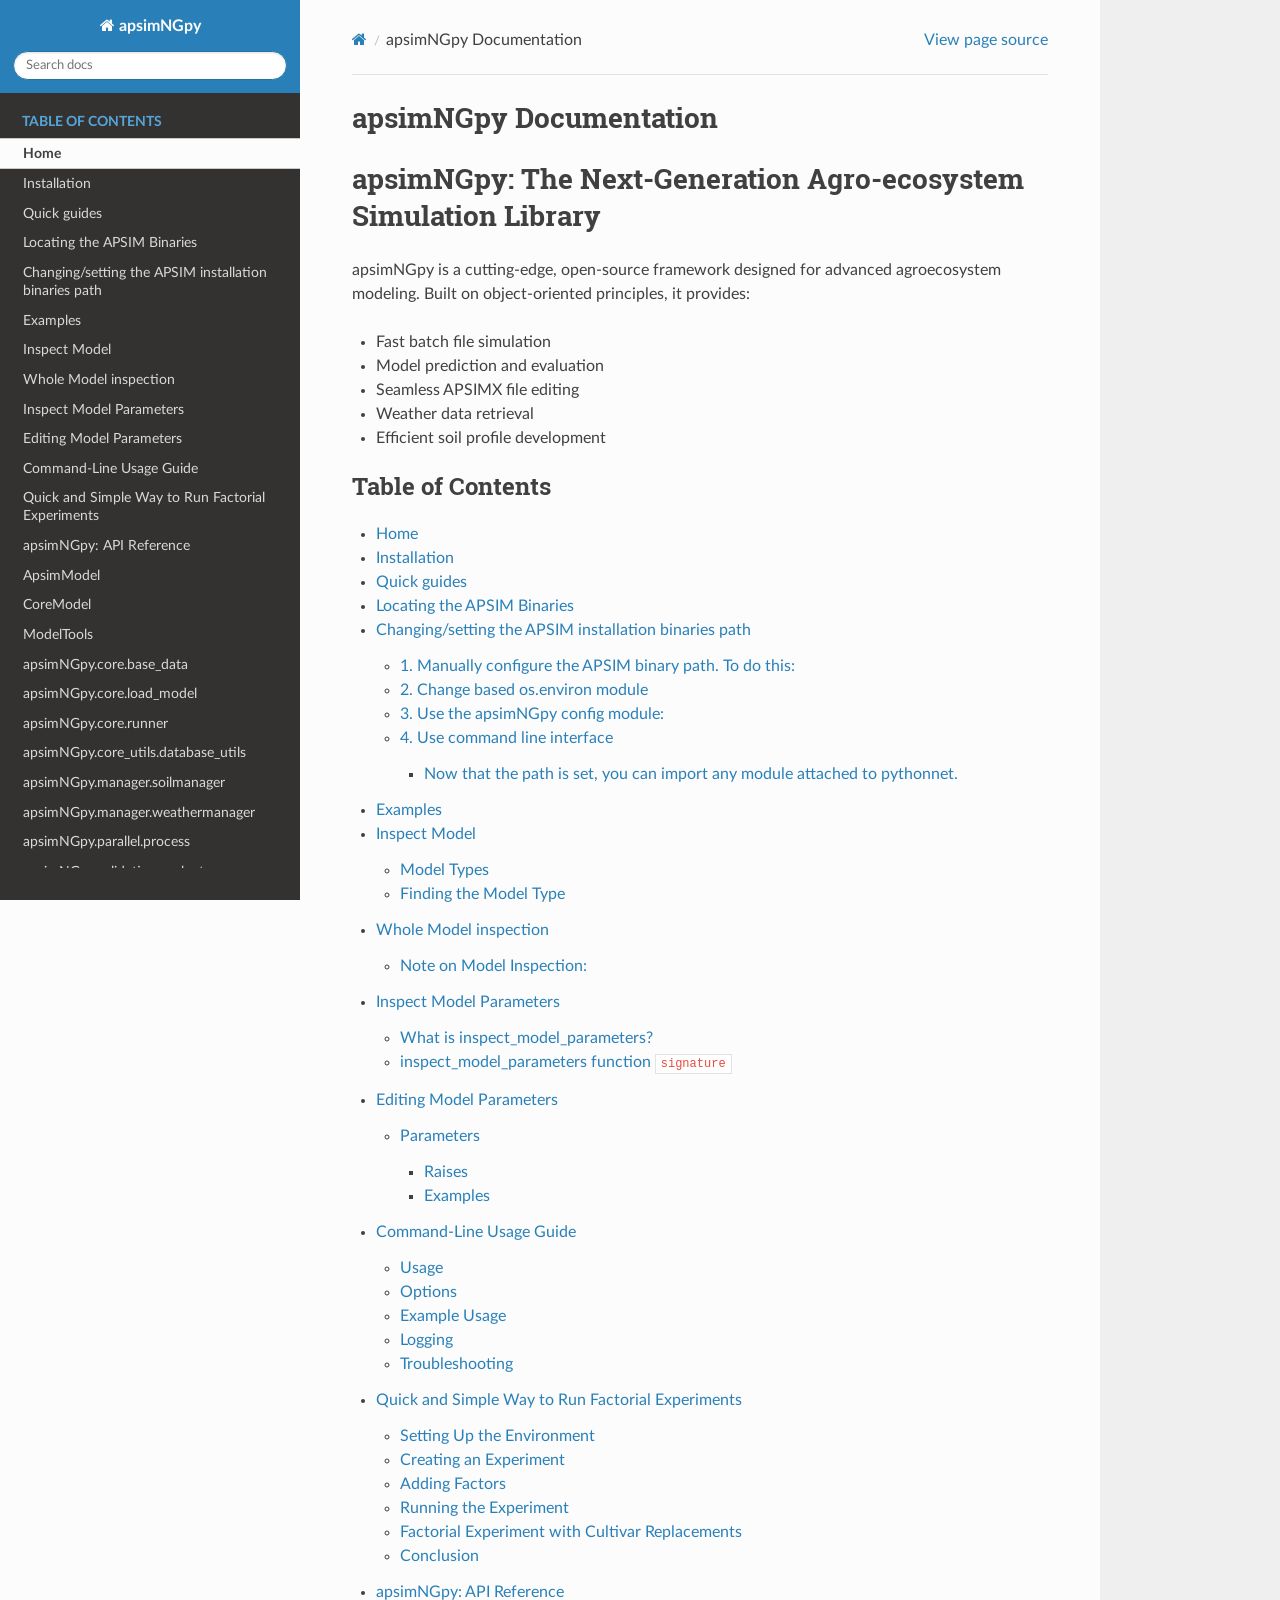
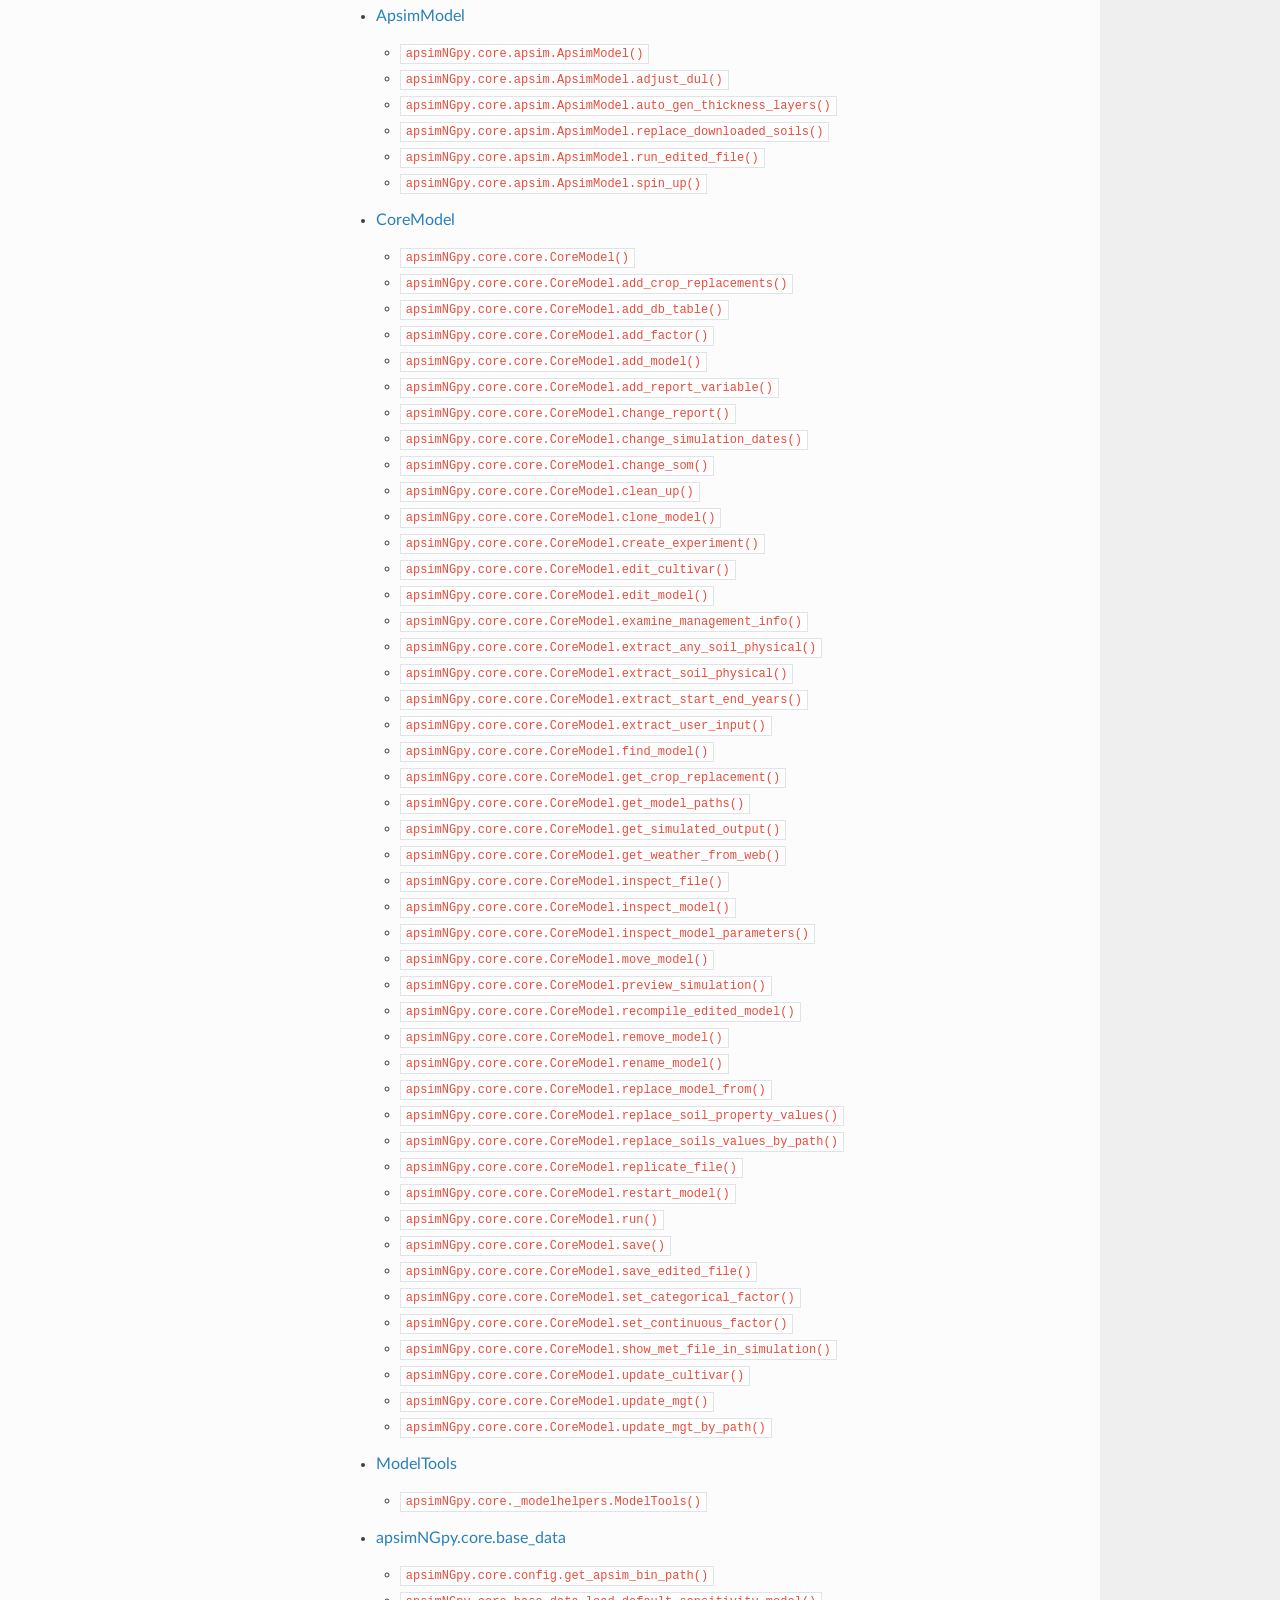
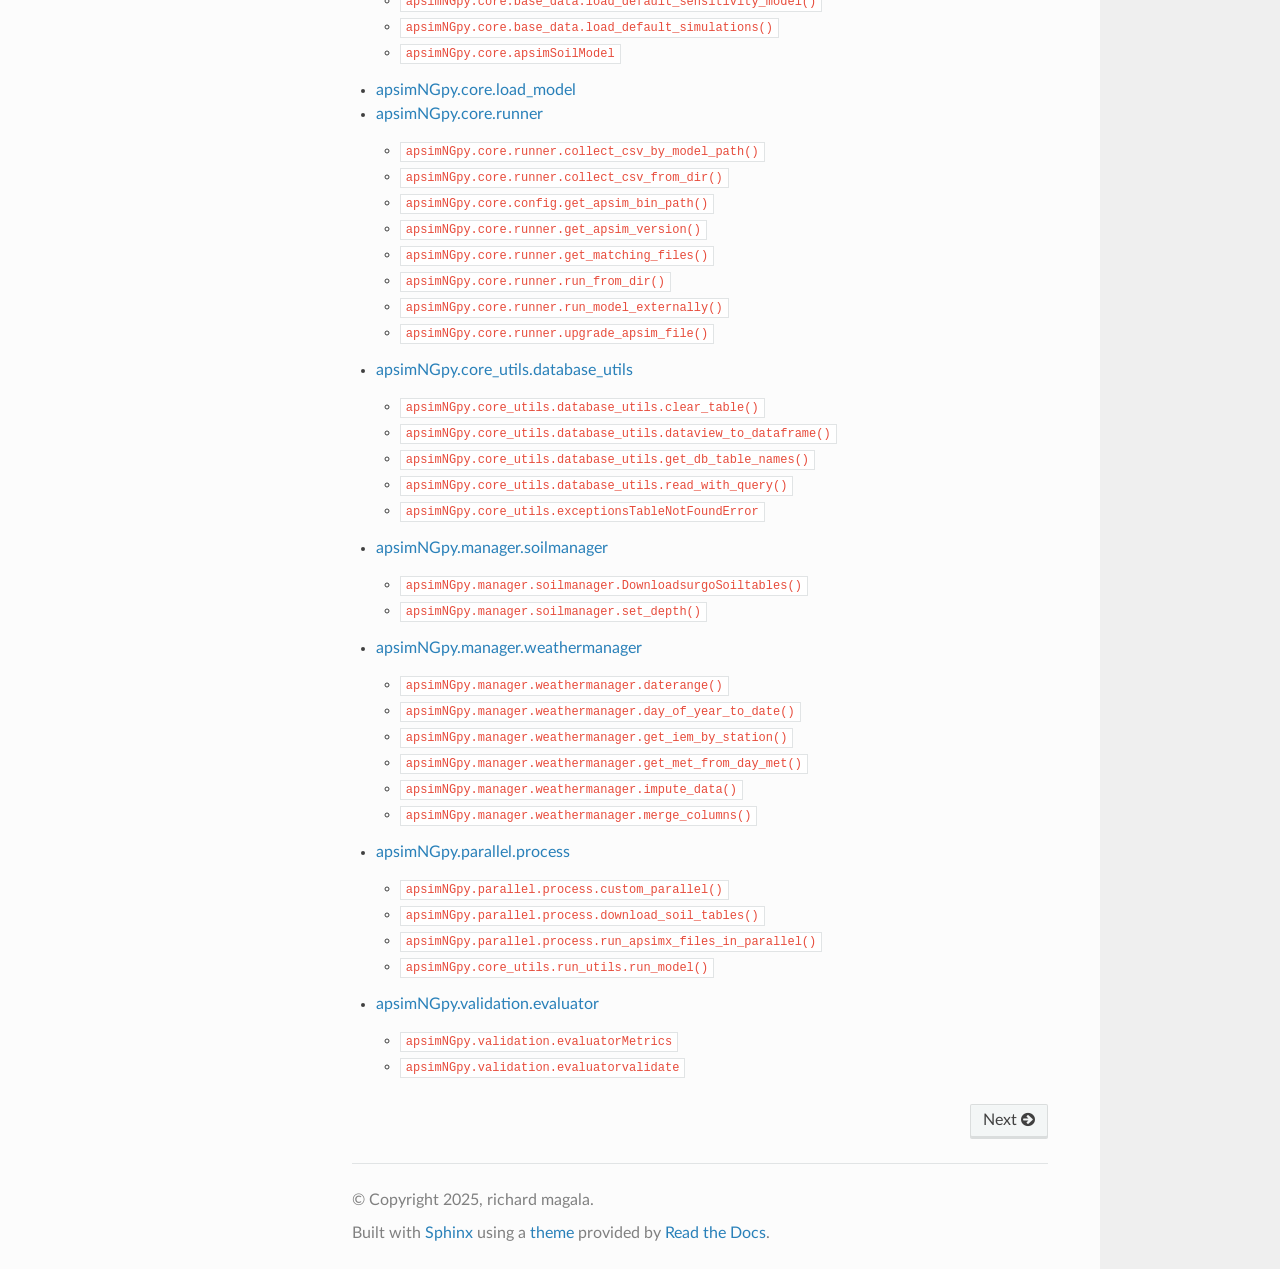
<file: index.html>
<!DOCTYPE html>
<html class="writer-html5" lang="en" data-content_root="./">
<head>
  <meta charset="utf-8" /><meta name="viewport" content="width=device-width, initial-scale=1" />

  <meta name="viewport" content="width=device-width, initial-scale=1.0" />
  <title>apsimNGpy Documentation &mdash; apsimNGpy 0.32 documentation</title>
      <link rel="stylesheet" type="text/css" href="_static/pygments.css?v=80d5e7a1" />
      <link rel="stylesheet" type="text/css" href="_static/css/theme.css?v=e59714d7" />

  
      <script src="_static/jquery.js?v=5d32c60e"></script>
      <script src="_static/_sphinx_javascript_frameworks_compat.js?v=2cd50e6c"></script>
      <script src="_static/documentation_options.js?v=f60b3db5"></script>
      <script src="_static/doctools.js?v=9bcbadda"></script>
      <script src="_static/sphinx_highlight.js?v=dc90522c"></script>
    <script src="_static/js/theme.js"></script>
    <link rel="index" title="Index" href="genindex.html" />
    <link rel="search" title="Search" href="search.html" />
    <link rel="next" title="Installation" href="getting%20started.html" /> 
</head>

<body class="wy-body-for-nav"> 
  <div class="wy-grid-for-nav">
    <nav data-toggle="wy-nav-shift" class="wy-nav-side">
      <div class="wy-side-scroll">
        <div class="wy-side-nav-search" >

          
          
          <a href="#" class="icon icon-home">
            apsimNGpy
          </a>
<div role="search">
  <form id="rtd-search-form" class="wy-form" action="search.html" method="get">
    <input type="text" name="q" placeholder="Search docs" aria-label="Search docs" />
    <input type="hidden" name="check_keywords" value="yes" />
    <input type="hidden" name="area" value="default" />
  </form>
</div>
        </div><div class="wy-menu wy-menu-vertical" data-spy="affix" role="navigation" aria-label="Navigation menu">
              <p class="caption" role="heading"><span class="caption-text">Table of Contents</span></p>
<ul class="current">
<li class="toctree-l1 current"><a class="current reference internal" href="#">Home</a></li>
<li class="toctree-l1"><a class="reference internal" href="getting%20started.html">Installation</a></li>
<li class="toctree-l1"><a class="reference internal" href="getting%20started.html#quick-guides">Quick guides</a></li>
<li class="toctree-l1"><a class="reference internal" href="getting%20started.html#locating-the-apsim-binaries">Locating the APSIM Binaries</a></li>
<li class="toctree-l1"><a class="reference internal" href="getting%20started.html#changing-setting-the-apsim-installation-binaries-path">Changing/setting the APSIM installation binaries path</a></li>
<li class="toctree-l1"><a class="reference internal" href="Usage.html">Examples</a></li>
<li class="toctree-l1"><a class="reference internal" href="model%20inspection.html">Inspect Model</a></li>
<li class="toctree-l1"><a class="reference internal" href="model%20inspection.html#whole-model-inspection">Whole Model inspection</a></li>
<li class="toctree-l1"><a class="reference internal" href="inspect_model_parameters.html">Inspect Model Parameters</a></li>
<li class="toctree-l1"><a class="reference internal" href="edit.html">Editing Model Parameters</a></li>
<li class="toctree-l1"><a class="reference internal" href="cli.html">Command-Line Usage Guide</a></li>
<li class="toctree-l1"><a class="reference internal" href="factorial_experiments.html">Quick and Simple Way to Run Factorial Experiments</a></li>
<li class="toctree-l1"><a class="reference internal" href="api.html">apsimNGpy: API Reference</a></li>
<li class="toctree-l1"><a class="reference internal" href="api.html#apsimmodel">ApsimModel</a></li>
<li class="toctree-l1"><a class="reference internal" href="api.html#coremodel">CoreModel</a></li>
<li class="toctree-l1"><a class="reference internal" href="api.html#modeltools">ModelTools</a></li>
<li class="toctree-l1"><a class="reference internal" href="api.html#apsimngpy-core-base-data">apsimNGpy.core.base_data</a></li>
<li class="toctree-l1"><a class="reference internal" href="api.html#apsimngpy-core-load-model">apsimNGpy.core.load_model</a></li>
<li class="toctree-l1"><a class="reference internal" href="api.html#apsimngpy-core-runner">apsimNGpy.core.runner</a></li>
<li class="toctree-l1"><a class="reference internal" href="api.html#apsimngpy-core-utils-database-utils">apsimNGpy.core_utils.database_utils</a></li>
<li class="toctree-l1"><a class="reference internal" href="api.html#apsimngpy-manager-soilmanager">apsimNGpy.manager.soilmanager</a></li>
<li class="toctree-l1"><a class="reference internal" href="api.html#apsimngpy-manager-weathermanager">apsimNGpy.manager.weathermanager</a></li>
<li class="toctree-l1"><a class="reference internal" href="api.html#apsimngpy-parallel-process">apsimNGpy.parallel.process</a></li>
<li class="toctree-l1"><a class="reference internal" href="api.html#apsimngpy-validation-evaluator">apsimNGpy.validation.evaluator</a></li>
</ul>

        </div>
      </div>
    </nav>

    <section data-toggle="wy-nav-shift" class="wy-nav-content-wrap"><nav class="wy-nav-top" aria-label="Mobile navigation menu" >
          <i data-toggle="wy-nav-top" class="fa fa-bars"></i>
          <a href="#">apsimNGpy</a>
      </nav>

      <div class="wy-nav-content">
        <div class="rst-content">
          <div role="navigation" aria-label="Page navigation">
  <ul class="wy-breadcrumbs">
      <li><a href="#" class="icon icon-home" aria-label="Home"></a></li>
      <li class="breadcrumb-item active">apsimNGpy Documentation</li>
      <li class="wy-breadcrumbs-aside">
            <a href="_sources/index.rst.txt" rel="nofollow"> View page source</a>
      </li>
  </ul>
  <hr/>
</div>
          <div role="main" class="document" itemscope="itemscope" itemtype="http://schema.org/Article">
           <div itemprop="articleBody">
             
  <section id="apsimngpy-documentation">
<h1>apsimNGpy Documentation<a class="headerlink" href="#apsimngpy-documentation" title="Link to this heading"></a></h1>
</section>
<section id="apsimngpy-the-next-generation-agro-ecosystem-simulation-library">
<h1>apsimNGpy: The Next-Generation Agro-ecosystem Simulation Library<a class="headerlink" href="#apsimngpy-the-next-generation-agro-ecosystem-simulation-library" title="Link to this heading"></a></h1>
<p>apsimNGpy is a cutting-edge, open-source framework designed for advanced agroecosystem modeling.
Built on object-oriented principles, it provides:</p>
<ul class="simple">
<li><p>Fast batch file simulation</p></li>
<li><p>Model prediction and evaluation</p></li>
<li><p>Seamless APSIMX file editing</p></li>
<li><p>Weather data retrieval</p></li>
<li><p>Efficient soil profile development</p></li>
</ul>
<div class="toctree-wrapper compound">
<p class="caption" role="heading"><span class="caption-text">Table of Contents</span></p>
<ul class="current">
<li class="toctree-l1 current"><a class="current reference internal" href="#">Home</a></li>
<li class="toctree-l1"><a class="reference internal" href="getting%20started.html">Installation</a></li>
<li class="toctree-l1"><a class="reference internal" href="getting%20started.html#quick-guides">Quick guides</a></li>
<li class="toctree-l1"><a class="reference internal" href="getting%20started.html#locating-the-apsim-binaries">Locating the APSIM Binaries</a></li>
<li class="toctree-l1"><a class="reference internal" href="getting%20started.html#changing-setting-the-apsim-installation-binaries-path">Changing/setting the APSIM installation binaries path</a><ul>
<li class="toctree-l2"><a class="reference internal" href="getting%20started.html#manually-configure-the-apsim-binary-path-to-do-this">1. Manually configure the APSIM binary path. To do this:</a></li>
<li class="toctree-l2"><a class="reference internal" href="getting%20started.html#change-based-os-environ-module">2. Change based os.environ module</a></li>
<li class="toctree-l2"><a class="reference internal" href="getting%20started.html#use-the-apsimngpy-config-module">3. Use the apsimNGpy config module:</a></li>
<li class="toctree-l2"><a class="reference internal" href="getting%20started.html#use-command-line-interface">4. Use command line interface</a><ul>
<li class="toctree-l3"><a class="reference internal" href="getting%20started.html#now-that-the-path-is-set-you-can-import-any-module-attached-to-pythonnet">Now that the path is set, you can import any module attached to pythonnet.</a></li>
</ul>
</li>
</ul>
</li>
<li class="toctree-l1"><a class="reference internal" href="Usage.html">Examples</a></li>
<li class="toctree-l1"><a class="reference internal" href="model%20inspection.html">Inspect Model</a><ul>
<li class="toctree-l2"><a class="reference internal" href="model%20inspection.html#model-types">Model Types</a></li>
<li class="toctree-l2"><a class="reference internal" href="model%20inspection.html#finding-the-model-type">Finding the Model Type</a></li>
</ul>
</li>
<li class="toctree-l1"><a class="reference internal" href="model%20inspection.html#whole-model-inspection">Whole Model inspection</a><ul>
<li class="toctree-l2"><a class="reference internal" href="model%20inspection.html#note-on-model-inspection">Note on Model Inspection:</a></li>
</ul>
</li>
<li class="toctree-l1"><a class="reference internal" href="inspect_model_parameters.html">Inspect Model Parameters</a><ul>
<li class="toctree-l2"><a class="reference internal" href="inspect_model_parameters.html#what-is-inspect-model-parameters">What is inspect_model_parameters?</a></li>
<li class="toctree-l2"><a class="reference internal" href="inspect_model_parameters.html#inspect-model-parameters-function-signature">inspect_model_parameters function <code class="docutils literal notranslate"><span class="pre">signature</span></code></a></li>
</ul>
</li>
<li class="toctree-l1"><a class="reference internal" href="edit.html">Editing Model Parameters</a><ul>
<li class="toctree-l2"><a class="reference internal" href="edit.html#parameters">Parameters</a><ul>
<li class="toctree-l3"><a class="reference internal" href="edit.html#raises">Raises</a></li>
<li class="toctree-l3"><a class="reference internal" href="edit.html#examples">Examples</a></li>
</ul>
</li>
</ul>
</li>
<li class="toctree-l1"><a class="reference internal" href="cli.html">Command-Line Usage Guide</a><ul>
<li class="toctree-l2"><a class="reference internal" href="cli.html#usage">Usage</a></li>
<li class="toctree-l2"><a class="reference internal" href="cli.html#options">Options</a></li>
<li class="toctree-l2"><a class="reference internal" href="cli.html#example-usage">Example Usage</a></li>
<li class="toctree-l2"><a class="reference internal" href="cli.html#logging">Logging</a></li>
<li class="toctree-l2"><a class="reference internal" href="cli.html#troubleshooting">Troubleshooting</a></li>
</ul>
</li>
<li class="toctree-l1"><a class="reference internal" href="factorial_experiments.html">Quick and Simple Way to Run Factorial Experiments</a><ul>
<li class="toctree-l2"><a class="reference internal" href="factorial_experiments.html#setting-up-the-environment">Setting Up the Environment</a></li>
<li class="toctree-l2"><a class="reference internal" href="factorial_experiments.html#creating-an-experiment">Creating an Experiment</a></li>
<li class="toctree-l2"><a class="reference internal" href="factorial_experiments.html#adding-factors">Adding Factors</a></li>
<li class="toctree-l2"><a class="reference internal" href="factorial_experiments.html#running-the-experiment">Running the Experiment</a></li>
<li class="toctree-l2"><a class="reference internal" href="factorial_experiments.html#factorial-experiment-with-cultivar-replacements">Factorial Experiment with Cultivar Replacements</a></li>
<li class="toctree-l2"><a class="reference internal" href="factorial_experiments.html#conclusion">Conclusion</a></li>
</ul>
</li>
<li class="toctree-l1"><a class="reference internal" href="api.html">apsimNGpy: API Reference</a></li>
<li class="toctree-l1"><a class="reference internal" href="api.html#apsimmodel">ApsimModel</a><ul>
<li class="toctree-l2"><a class="reference internal" href="api.html#apsimNGpy.core.apsim.ApsimModel"><code class="docutils literal notranslate"><span class="pre">apsimNGpy.core.apsim.ApsimModel()</span></code></a></li>
<li class="toctree-l2"><a class="reference internal" href="api.html#apsimNGpy.core.apsim.ApsimModel.adjust_dul"><code class="docutils literal notranslate"><span class="pre">apsimNGpy.core.apsim.ApsimModel.adjust_dul()</span></code></a></li>
<li class="toctree-l2"><a class="reference internal" href="api.html#apsimNGpy.core.apsim.ApsimModel.auto_gen_thickness_layers"><code class="docutils literal notranslate"><span class="pre">apsimNGpy.core.apsim.ApsimModel.auto_gen_thickness_layers()</span></code></a></li>
<li class="toctree-l2"><a class="reference internal" href="api.html#apsimNGpy.core.apsim.ApsimModel.replace_downloaded_soils"><code class="docutils literal notranslate"><span class="pre">apsimNGpy.core.apsim.ApsimModel.replace_downloaded_soils()</span></code></a></li>
<li class="toctree-l2"><a class="reference internal" href="api.html#apsimNGpy.core.apsim.ApsimModel.run_edited_file"><code class="docutils literal notranslate"><span class="pre">apsimNGpy.core.apsim.ApsimModel.run_edited_file()</span></code></a></li>
<li class="toctree-l2"><a class="reference internal" href="api.html#apsimNGpy.core.apsim.ApsimModel.spin_up"><code class="docutils literal notranslate"><span class="pre">apsimNGpy.core.apsim.ApsimModel.spin_up()</span></code></a></li>
</ul>
</li>
<li class="toctree-l1"><a class="reference internal" href="api.html#coremodel">CoreModel</a><ul>
<li class="toctree-l2"><a class="reference internal" href="api.html#apsimNGpy.core.core.CoreModel"><code class="docutils literal notranslate"><span class="pre">apsimNGpy.core.core.CoreModel()</span></code></a></li>
<li class="toctree-l2"><a class="reference internal" href="api.html#apsimNGpy.core.core.CoreModel.add_crop_replacements"><code class="docutils literal notranslate"><span class="pre">apsimNGpy.core.core.CoreModel.add_crop_replacements()</span></code></a></li>
<li class="toctree-l2"><a class="reference internal" href="api.html#apsimNGpy.core.core.CoreModel.add_db_table"><code class="docutils literal notranslate"><span class="pre">apsimNGpy.core.core.CoreModel.add_db_table()</span></code></a></li>
<li class="toctree-l2"><a class="reference internal" href="api.html#apsimNGpy.core.core.CoreModel.add_factor"><code class="docutils literal notranslate"><span class="pre">apsimNGpy.core.core.CoreModel.add_factor()</span></code></a></li>
<li class="toctree-l2"><a class="reference internal" href="api.html#apsimNGpy.core.core.CoreModel.add_model"><code class="docutils literal notranslate"><span class="pre">apsimNGpy.core.core.CoreModel.add_model()</span></code></a></li>
<li class="toctree-l2"><a class="reference internal" href="api.html#apsimNGpy.core.core.CoreModel.add_report_variable"><code class="docutils literal notranslate"><span class="pre">apsimNGpy.core.core.CoreModel.add_report_variable()</span></code></a></li>
<li class="toctree-l2"><a class="reference internal" href="api.html#apsimNGpy.core.core.CoreModel.change_report"><code class="docutils literal notranslate"><span class="pre">apsimNGpy.core.core.CoreModel.change_report()</span></code></a></li>
<li class="toctree-l2"><a class="reference internal" href="api.html#apsimNGpy.core.core.CoreModel.change_simulation_dates"><code class="docutils literal notranslate"><span class="pre">apsimNGpy.core.core.CoreModel.change_simulation_dates()</span></code></a></li>
<li class="toctree-l2"><a class="reference internal" href="api.html#apsimNGpy.core.core.CoreModel.change_som"><code class="docutils literal notranslate"><span class="pre">apsimNGpy.core.core.CoreModel.change_som()</span></code></a></li>
<li class="toctree-l2"><a class="reference internal" href="api.html#apsimNGpy.core.core.CoreModel.clean_up"><code class="docutils literal notranslate"><span class="pre">apsimNGpy.core.core.CoreModel.clean_up()</span></code></a></li>
<li class="toctree-l2"><a class="reference internal" href="api.html#apsimNGpy.core.core.CoreModel.clone_model"><code class="docutils literal notranslate"><span class="pre">apsimNGpy.core.core.CoreModel.clone_model()</span></code></a></li>
<li class="toctree-l2"><a class="reference internal" href="api.html#apsimNGpy.core.core.CoreModel.create_experiment"><code class="docutils literal notranslate"><span class="pre">apsimNGpy.core.core.CoreModel.create_experiment()</span></code></a></li>
<li class="toctree-l2"><a class="reference internal" href="api.html#apsimNGpy.core.core.CoreModel.edit_cultivar"><code class="docutils literal notranslate"><span class="pre">apsimNGpy.core.core.CoreModel.edit_cultivar()</span></code></a></li>
<li class="toctree-l2"><a class="reference internal" href="api.html#apsimNGpy.core.core.CoreModel.edit_model"><code class="docutils literal notranslate"><span class="pre">apsimNGpy.core.core.CoreModel.edit_model()</span></code></a></li>
<li class="toctree-l2"><a class="reference internal" href="api.html#apsimNGpy.core.core.CoreModel.examine_management_info"><code class="docutils literal notranslate"><span class="pre">apsimNGpy.core.core.CoreModel.examine_management_info()</span></code></a></li>
<li class="toctree-l2"><a class="reference internal" href="api.html#apsimNGpy.core.core.CoreModel.extract_any_soil_physical"><code class="docutils literal notranslate"><span class="pre">apsimNGpy.core.core.CoreModel.extract_any_soil_physical()</span></code></a></li>
<li class="toctree-l2"><a class="reference internal" href="api.html#apsimNGpy.core.core.CoreModel.extract_soil_physical"><code class="docutils literal notranslate"><span class="pre">apsimNGpy.core.core.CoreModel.extract_soil_physical()</span></code></a></li>
<li class="toctree-l2"><a class="reference internal" href="api.html#apsimNGpy.core.core.CoreModel.extract_start_end_years"><code class="docutils literal notranslate"><span class="pre">apsimNGpy.core.core.CoreModel.extract_start_end_years()</span></code></a></li>
<li class="toctree-l2"><a class="reference internal" href="api.html#apsimNGpy.core.core.CoreModel.extract_user_input"><code class="docutils literal notranslate"><span class="pre">apsimNGpy.core.core.CoreModel.extract_user_input()</span></code></a></li>
<li class="toctree-l2"><a class="reference internal" href="api.html#apsimNGpy.core.core.CoreModel.find_model"><code class="docutils literal notranslate"><span class="pre">apsimNGpy.core.core.CoreModel.find_model()</span></code></a></li>
<li class="toctree-l2"><a class="reference internal" href="api.html#apsimNGpy.core.core.CoreModel.get_crop_replacement"><code class="docutils literal notranslate"><span class="pre">apsimNGpy.core.core.CoreModel.get_crop_replacement()</span></code></a></li>
<li class="toctree-l2"><a class="reference internal" href="api.html#apsimNGpy.core.core.CoreModel.get_model_paths"><code class="docutils literal notranslate"><span class="pre">apsimNGpy.core.core.CoreModel.get_model_paths()</span></code></a></li>
<li class="toctree-l2"><a class="reference internal" href="api.html#apsimNGpy.core.core.CoreModel.get_simulated_output"><code class="docutils literal notranslate"><span class="pre">apsimNGpy.core.core.CoreModel.get_simulated_output()</span></code></a></li>
<li class="toctree-l2"><a class="reference internal" href="api.html#apsimNGpy.core.core.CoreModel.get_weather_from_web"><code class="docutils literal notranslate"><span class="pre">apsimNGpy.core.core.CoreModel.get_weather_from_web()</span></code></a></li>
<li class="toctree-l2"><a class="reference internal" href="api.html#apsimNGpy.core.core.CoreModel.inspect_file"><code class="docutils literal notranslate"><span class="pre">apsimNGpy.core.core.CoreModel.inspect_file()</span></code></a></li>
<li class="toctree-l2"><a class="reference internal" href="api.html#apsimNGpy.core.core.CoreModel.inspect_model"><code class="docutils literal notranslate"><span class="pre">apsimNGpy.core.core.CoreModel.inspect_model()</span></code></a></li>
<li class="toctree-l2"><a class="reference internal" href="api.html#apsimNGpy.core.core.CoreModel.inspect_model_parameters"><code class="docutils literal notranslate"><span class="pre">apsimNGpy.core.core.CoreModel.inspect_model_parameters()</span></code></a></li>
<li class="toctree-l2"><a class="reference internal" href="api.html#apsimNGpy.core.core.CoreModel.move_model"><code class="docutils literal notranslate"><span class="pre">apsimNGpy.core.core.CoreModel.move_model()</span></code></a></li>
<li class="toctree-l2"><a class="reference internal" href="api.html#apsimNGpy.core.core.CoreModel.preview_simulation"><code class="docutils literal notranslate"><span class="pre">apsimNGpy.core.core.CoreModel.preview_simulation()</span></code></a></li>
<li class="toctree-l2"><a class="reference internal" href="api.html#apsimNGpy.core.core.CoreModel.recompile_edited_model"><code class="docutils literal notranslate"><span class="pre">apsimNGpy.core.core.CoreModel.recompile_edited_model()</span></code></a></li>
<li class="toctree-l2"><a class="reference internal" href="api.html#apsimNGpy.core.core.CoreModel.remove_model"><code class="docutils literal notranslate"><span class="pre">apsimNGpy.core.core.CoreModel.remove_model()</span></code></a></li>
<li class="toctree-l2"><a class="reference internal" href="api.html#apsimNGpy.core.core.CoreModel.rename_model"><code class="docutils literal notranslate"><span class="pre">apsimNGpy.core.core.CoreModel.rename_model()</span></code></a></li>
<li class="toctree-l2"><a class="reference internal" href="api.html#apsimNGpy.core.core.CoreModel.replace_model_from"><code class="docutils literal notranslate"><span class="pre">apsimNGpy.core.core.CoreModel.replace_model_from()</span></code></a></li>
<li class="toctree-l2"><a class="reference internal" href="api.html#apsimNGpy.core.core.CoreModel.replace_soil_property_values"><code class="docutils literal notranslate"><span class="pre">apsimNGpy.core.core.CoreModel.replace_soil_property_values()</span></code></a></li>
<li class="toctree-l2"><a class="reference internal" href="api.html#apsimNGpy.core.core.CoreModel.replace_soils_values_by_path"><code class="docutils literal notranslate"><span class="pre">apsimNGpy.core.core.CoreModel.replace_soils_values_by_path()</span></code></a></li>
<li class="toctree-l2"><a class="reference internal" href="api.html#apsimNGpy.core.core.CoreModel.replicate_file"><code class="docutils literal notranslate"><span class="pre">apsimNGpy.core.core.CoreModel.replicate_file()</span></code></a></li>
<li class="toctree-l2"><a class="reference internal" href="api.html#apsimNGpy.core.core.CoreModel.restart_model"><code class="docutils literal notranslate"><span class="pre">apsimNGpy.core.core.CoreModel.restart_model()</span></code></a></li>
<li class="toctree-l2"><a class="reference internal" href="api.html#apsimNGpy.core.core.CoreModel.run"><code class="docutils literal notranslate"><span class="pre">apsimNGpy.core.core.CoreModel.run()</span></code></a></li>
<li class="toctree-l2"><a class="reference internal" href="api.html#apsimNGpy.core.core.CoreModel.save"><code class="docutils literal notranslate"><span class="pre">apsimNGpy.core.core.CoreModel.save()</span></code></a></li>
<li class="toctree-l2"><a class="reference internal" href="api.html#apsimNGpy.core.core.CoreModel.save_edited_file"><code class="docutils literal notranslate"><span class="pre">apsimNGpy.core.core.CoreModel.save_edited_file()</span></code></a></li>
<li class="toctree-l2"><a class="reference internal" href="api.html#apsimNGpy.core.core.CoreModel.set_categorical_factor"><code class="docutils literal notranslate"><span class="pre">apsimNGpy.core.core.CoreModel.set_categorical_factor()</span></code></a></li>
<li class="toctree-l2"><a class="reference internal" href="api.html#apsimNGpy.core.core.CoreModel.set_continuous_factor"><code class="docutils literal notranslate"><span class="pre">apsimNGpy.core.core.CoreModel.set_continuous_factor()</span></code></a></li>
<li class="toctree-l2"><a class="reference internal" href="api.html#apsimNGpy.core.core.CoreModel.show_met_file_in_simulation"><code class="docutils literal notranslate"><span class="pre">apsimNGpy.core.core.CoreModel.show_met_file_in_simulation()</span></code></a></li>
<li class="toctree-l2"><a class="reference internal" href="api.html#apsimNGpy.core.core.CoreModel.update_cultivar"><code class="docutils literal notranslate"><span class="pre">apsimNGpy.core.core.CoreModel.update_cultivar()</span></code></a></li>
<li class="toctree-l2"><a class="reference internal" href="api.html#apsimNGpy.core.core.CoreModel.update_mgt"><code class="docutils literal notranslate"><span class="pre">apsimNGpy.core.core.CoreModel.update_mgt()</span></code></a></li>
<li class="toctree-l2"><a class="reference internal" href="api.html#apsimNGpy.core.core.CoreModel.update_mgt_by_path"><code class="docutils literal notranslate"><span class="pre">apsimNGpy.core.core.CoreModel.update_mgt_by_path()</span></code></a></li>
</ul>
</li>
<li class="toctree-l1"><a class="reference internal" href="api.html#modeltools">ModelTools</a><ul>
<li class="toctree-l2"><a class="reference internal" href="api.html#apsimNGpy.core._modelhelpers.ModelTools"><code class="docutils literal notranslate"><span class="pre">apsimNGpy.core._modelhelpers.ModelTools()</span></code></a></li>
</ul>
</li>
<li class="toctree-l1"><a class="reference internal" href="api.html#apsimngpy-core-base-data">apsimNGpy.core.base_data</a><ul>
<li class="toctree-l2"><a class="reference internal" href="api.html#apsimNGpy.core.config.get_apsim_bin_path"><code class="docutils literal notranslate"><span class="pre">apsimNGpy.core.config.get_apsim_bin_path()</span></code></a></li>
<li class="toctree-l2"><a class="reference internal" href="api.html#apsimNGpy.core.base_data.load_default_sensitivity_model"><code class="docutils literal notranslate"><span class="pre">apsimNGpy.core.base_data.load_default_sensitivity_model()</span></code></a></li>
<li class="toctree-l2"><a class="reference internal" href="api.html#apsimNGpy.core.base_data.load_default_simulations"><code class="docutils literal notranslate"><span class="pre">apsimNGpy.core.base_data.load_default_simulations()</span></code></a></li>
<li class="toctree-l2"><a class="reference internal" href="api.html#apsimNGpy.core.apsimSoilModel"><code class="docutils literal notranslate"><span class="pre">apsimNGpy.core.apsimSoilModel</span></code></a></li>
</ul>
</li>
<li class="toctree-l1"><a class="reference internal" href="api.html#apsimngpy-core-load-model">apsimNGpy.core.load_model</a></li>
<li class="toctree-l1"><a class="reference internal" href="api.html#apsimngpy-core-runner">apsimNGpy.core.runner</a><ul>
<li class="toctree-l2"><a class="reference internal" href="api.html#apsimNGpy.core.runner.collect_csv_by_model_path"><code class="docutils literal notranslate"><span class="pre">apsimNGpy.core.runner.collect_csv_by_model_path()</span></code></a></li>
<li class="toctree-l2"><a class="reference internal" href="api.html#apsimNGpy.core.runner.collect_csv_from_dir"><code class="docutils literal notranslate"><span class="pre">apsimNGpy.core.runner.collect_csv_from_dir()</span></code></a></li>
<li class="toctree-l2"><a class="reference internal" href="api.html#id0"><code class="docutils literal notranslate"><span class="pre">apsimNGpy.core.config.get_apsim_bin_path()</span></code></a></li>
<li class="toctree-l2"><a class="reference internal" href="api.html#apsimNGpy.core.runner.get_apsim_version"><code class="docutils literal notranslate"><span class="pre">apsimNGpy.core.runner.get_apsim_version()</span></code></a></li>
<li class="toctree-l2"><a class="reference internal" href="api.html#apsimNGpy.core.runner.get_matching_files"><code class="docutils literal notranslate"><span class="pre">apsimNGpy.core.runner.get_matching_files()</span></code></a></li>
<li class="toctree-l2"><a class="reference internal" href="api.html#apsimNGpy.core.runner.run_from_dir"><code class="docutils literal notranslate"><span class="pre">apsimNGpy.core.runner.run_from_dir()</span></code></a></li>
<li class="toctree-l2"><a class="reference internal" href="api.html#apsimNGpy.core.runner.run_model_externally"><code class="docutils literal notranslate"><span class="pre">apsimNGpy.core.runner.run_model_externally()</span></code></a></li>
<li class="toctree-l2"><a class="reference internal" href="api.html#apsimNGpy.core.runner.upgrade_apsim_file"><code class="docutils literal notranslate"><span class="pre">apsimNGpy.core.runner.upgrade_apsim_file()</span></code></a></li>
</ul>
</li>
<li class="toctree-l1"><a class="reference internal" href="api.html#apsimngpy-core-utils-database-utils">apsimNGpy.core_utils.database_utils</a><ul>
<li class="toctree-l2"><a class="reference internal" href="api.html#apsimNGpy.core_utils.database_utils.clear_table"><code class="docutils literal notranslate"><span class="pre">apsimNGpy.core_utils.database_utils.clear_table()</span></code></a></li>
<li class="toctree-l2"><a class="reference internal" href="api.html#apsimNGpy.core_utils.database_utils.dataview_to_dataframe"><code class="docutils literal notranslate"><span class="pre">apsimNGpy.core_utils.database_utils.dataview_to_dataframe()</span></code></a></li>
<li class="toctree-l2"><a class="reference internal" href="api.html#apsimNGpy.core_utils.database_utils.get_db_table_names"><code class="docutils literal notranslate"><span class="pre">apsimNGpy.core_utils.database_utils.get_db_table_names()</span></code></a></li>
<li class="toctree-l2"><a class="reference internal" href="api.html#apsimNGpy.core_utils.database_utils.read_with_query"><code class="docutils literal notranslate"><span class="pre">apsimNGpy.core_utils.database_utils.read_with_query()</span></code></a></li>
<li class="toctree-l2"><a class="reference internal" href="api.html#apsimNGpy.core_utils.exceptionsTableNotFoundError"><code class="docutils literal notranslate"><span class="pre">apsimNGpy.core_utils.exceptionsTableNotFoundError</span></code></a></li>
</ul>
</li>
<li class="toctree-l1"><a class="reference internal" href="api.html#apsimngpy-manager-soilmanager">apsimNGpy.manager.soilmanager</a><ul>
<li class="toctree-l2"><a class="reference internal" href="api.html#apsimNGpy.manager.soilmanager.DownloadsurgoSoiltables"><code class="docutils literal notranslate"><span class="pre">apsimNGpy.manager.soilmanager.DownloadsurgoSoiltables()</span></code></a></li>
<li class="toctree-l2"><a class="reference internal" href="api.html#apsimNGpy.manager.soilmanager.set_depth"><code class="docutils literal notranslate"><span class="pre">apsimNGpy.manager.soilmanager.set_depth()</span></code></a></li>
</ul>
</li>
<li class="toctree-l1"><a class="reference internal" href="api.html#apsimngpy-manager-weathermanager">apsimNGpy.manager.weathermanager</a><ul>
<li class="toctree-l2"><a class="reference internal" href="api.html#apsimNGpy.manager.weathermanager.daterange"><code class="docutils literal notranslate"><span class="pre">apsimNGpy.manager.weathermanager.daterange()</span></code></a></li>
<li class="toctree-l2"><a class="reference internal" href="api.html#apsimNGpy.manager.weathermanager.day_of_year_to_date"><code class="docutils literal notranslate"><span class="pre">apsimNGpy.manager.weathermanager.day_of_year_to_date()</span></code></a></li>
<li class="toctree-l2"><a class="reference internal" href="api.html#apsimNGpy.manager.weathermanager.get_iem_by_station"><code class="docutils literal notranslate"><span class="pre">apsimNGpy.manager.weathermanager.get_iem_by_station()</span></code></a></li>
<li class="toctree-l2"><a class="reference internal" href="api.html#apsimNGpy.manager.weathermanager.get_met_from_day_met"><code class="docutils literal notranslate"><span class="pre">apsimNGpy.manager.weathermanager.get_met_from_day_met()</span></code></a></li>
<li class="toctree-l2"><a class="reference internal" href="api.html#apsimNGpy.manager.weathermanager.impute_data"><code class="docutils literal notranslate"><span class="pre">apsimNGpy.manager.weathermanager.impute_data()</span></code></a></li>
<li class="toctree-l2"><a class="reference internal" href="api.html#apsimNGpy.manager.weathermanager.merge_columns"><code class="docutils literal notranslate"><span class="pre">apsimNGpy.manager.weathermanager.merge_columns()</span></code></a></li>
</ul>
</li>
<li class="toctree-l1"><a class="reference internal" href="api.html#apsimngpy-parallel-process">apsimNGpy.parallel.process</a><ul>
<li class="toctree-l2"><a class="reference internal" href="api.html#apsimNGpy.parallel.process.custom_parallel"><code class="docutils literal notranslate"><span class="pre">apsimNGpy.parallel.process.custom_parallel()</span></code></a></li>
<li class="toctree-l2"><a class="reference internal" href="api.html#apsimNGpy.parallel.process.download_soil_tables"><code class="docutils literal notranslate"><span class="pre">apsimNGpy.parallel.process.download_soil_tables()</span></code></a></li>
<li class="toctree-l2"><a class="reference internal" href="api.html#apsimNGpy.parallel.process.run_apsimx_files_in_parallel"><code class="docutils literal notranslate"><span class="pre">apsimNGpy.parallel.process.run_apsimx_files_in_parallel()</span></code></a></li>
<li class="toctree-l2"><a class="reference internal" href="api.html#apsimNGpy.core_utils.run_utils.run_model"><code class="docutils literal notranslate"><span class="pre">apsimNGpy.core_utils.run_utils.run_model()</span></code></a></li>
</ul>
</li>
<li class="toctree-l1"><a class="reference internal" href="api.html#apsimngpy-validation-evaluator">apsimNGpy.validation.evaluator</a><ul>
<li class="toctree-l2"><a class="reference internal" href="api.html#apsimNGpy.validation.evaluatorMetrics"><code class="docutils literal notranslate"><span class="pre">apsimNGpy.validation.evaluatorMetrics</span></code></a></li>
<li class="toctree-l2"><a class="reference internal" href="api.html#apsimNGpy.validation.evaluatorvalidate"><code class="docutils literal notranslate"><span class="pre">apsimNGpy.validation.evaluatorvalidate</span></code></a></li>
</ul>
</li>
</ul>
</div>
</section>


           </div>
          </div>
          <footer><div class="rst-footer-buttons" role="navigation" aria-label="Footer">
        <a href="getting%20started.html" class="btn btn-neutral float-right" title="Installation" accesskey="n" rel="next">Next <span class="fa fa-arrow-circle-right" aria-hidden="true"></span></a>
    </div>

  <hr/>

  <div role="contentinfo">
    <p>&#169; Copyright 2025, richard magala.</p>
  </div>

  Built with <a href="https://www.sphinx-doc.org/">Sphinx</a> using a
    <a href="https://github.com/readthedocs/sphinx_rtd_theme">theme</a>
    provided by <a href="https://readthedocs.org">Read the Docs</a>.
   

</footer>
        </div>
      </div>
    </section>
  </div>
  <script>
      jQuery(function () {
          SphinxRtdTheme.Navigation.enable(true);
      });
  </script> 

</body>
</html>
</file>
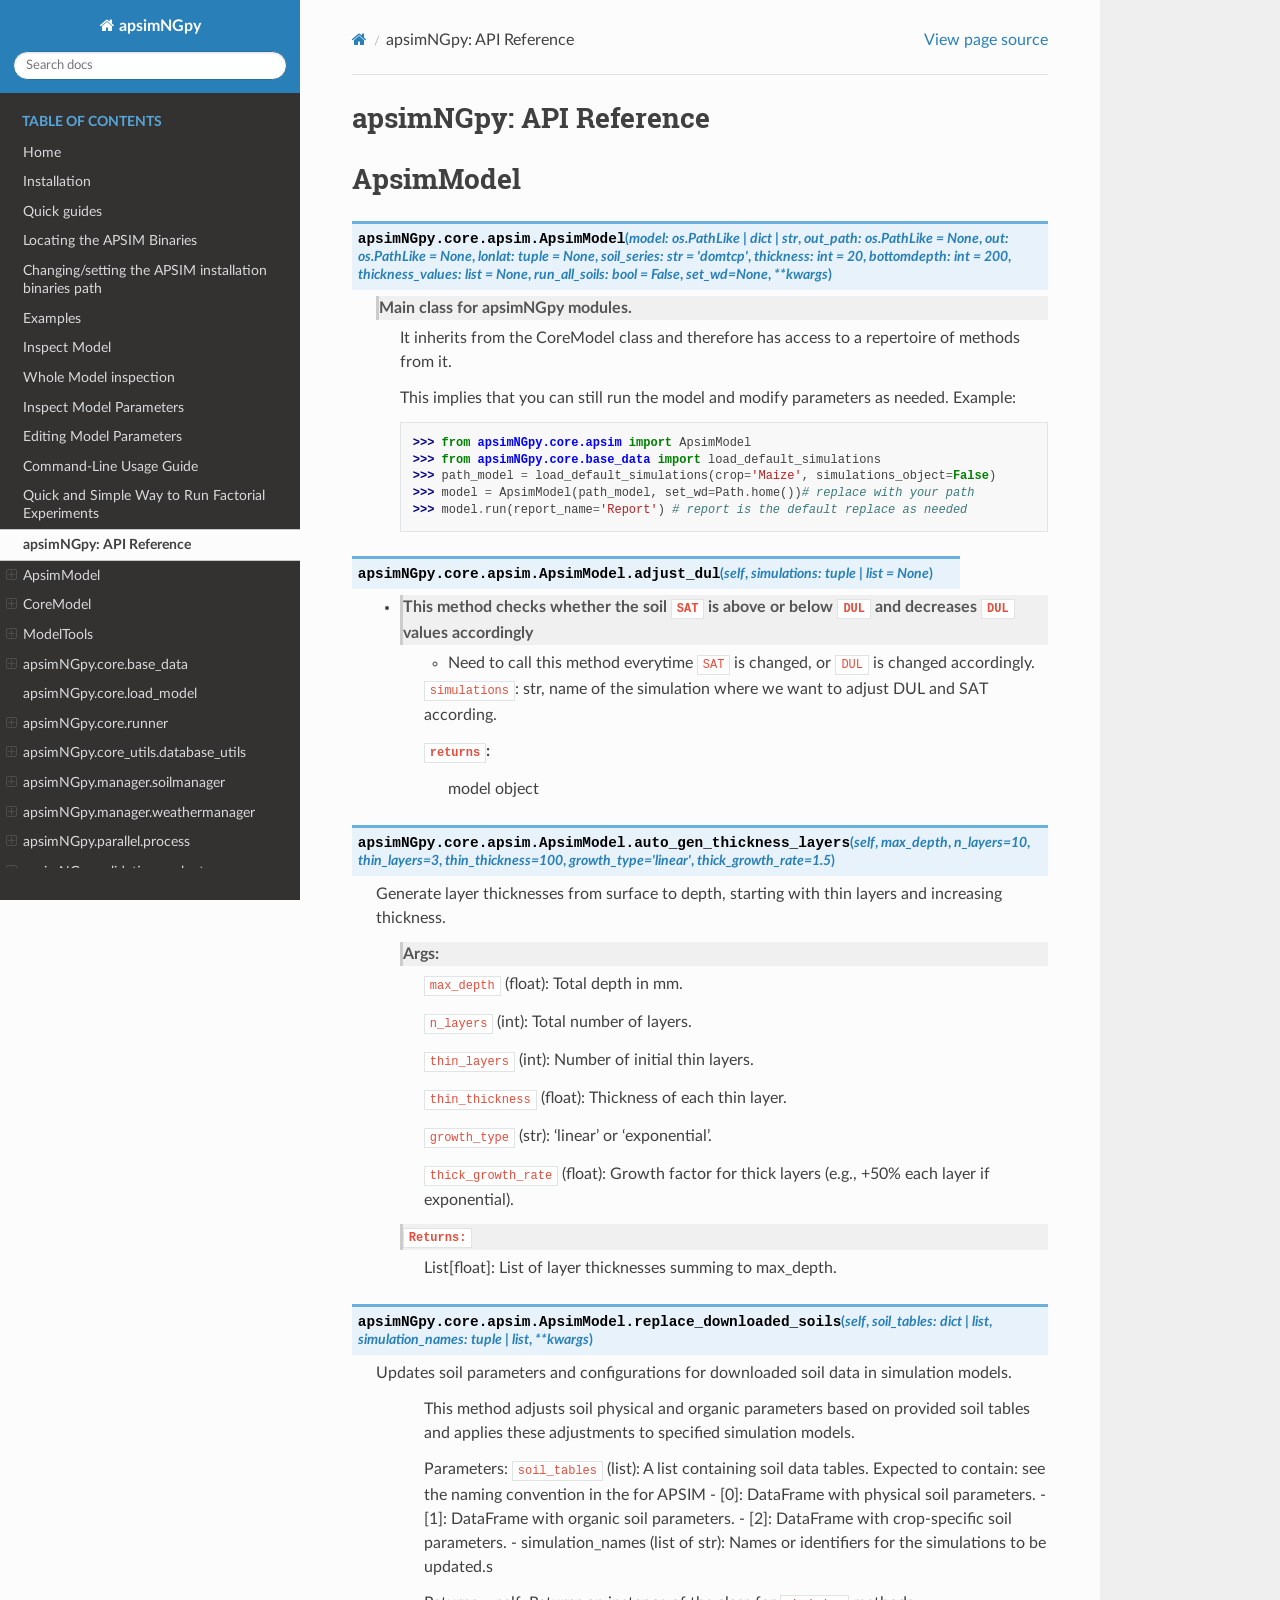
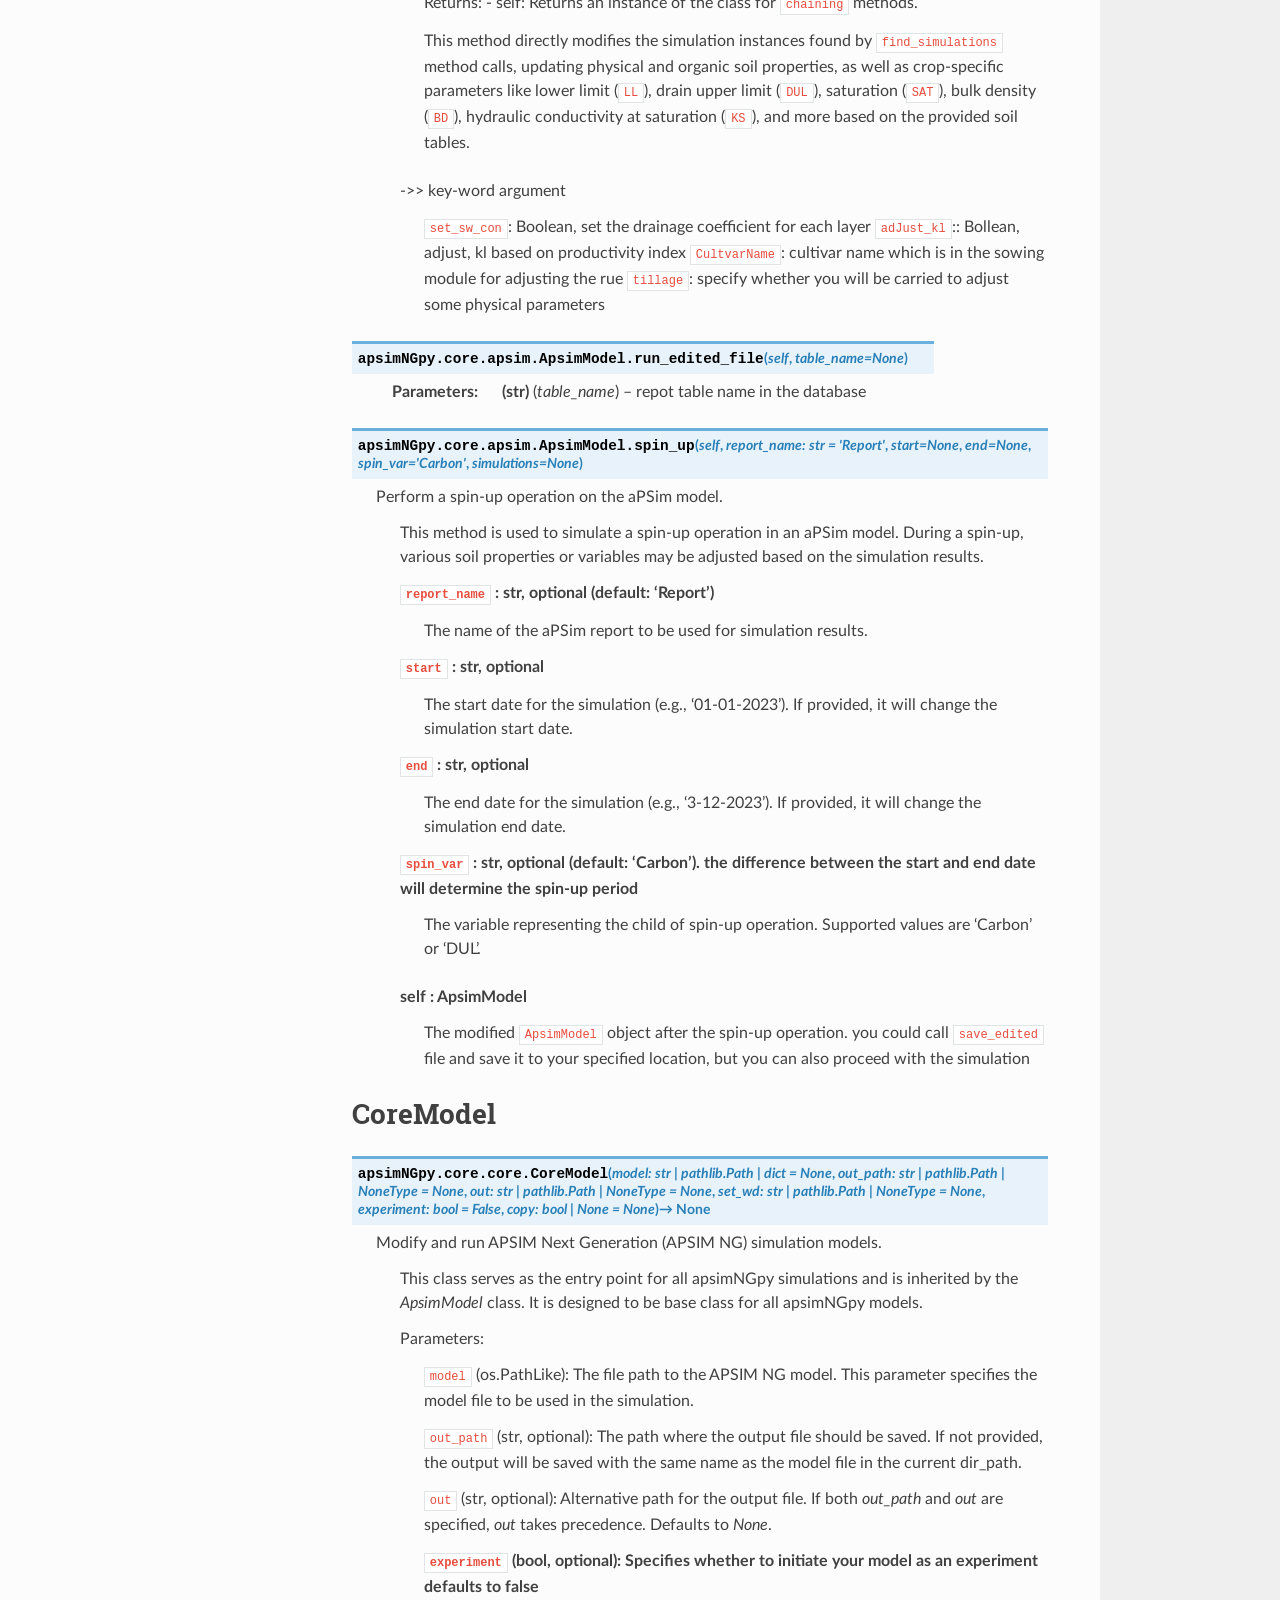
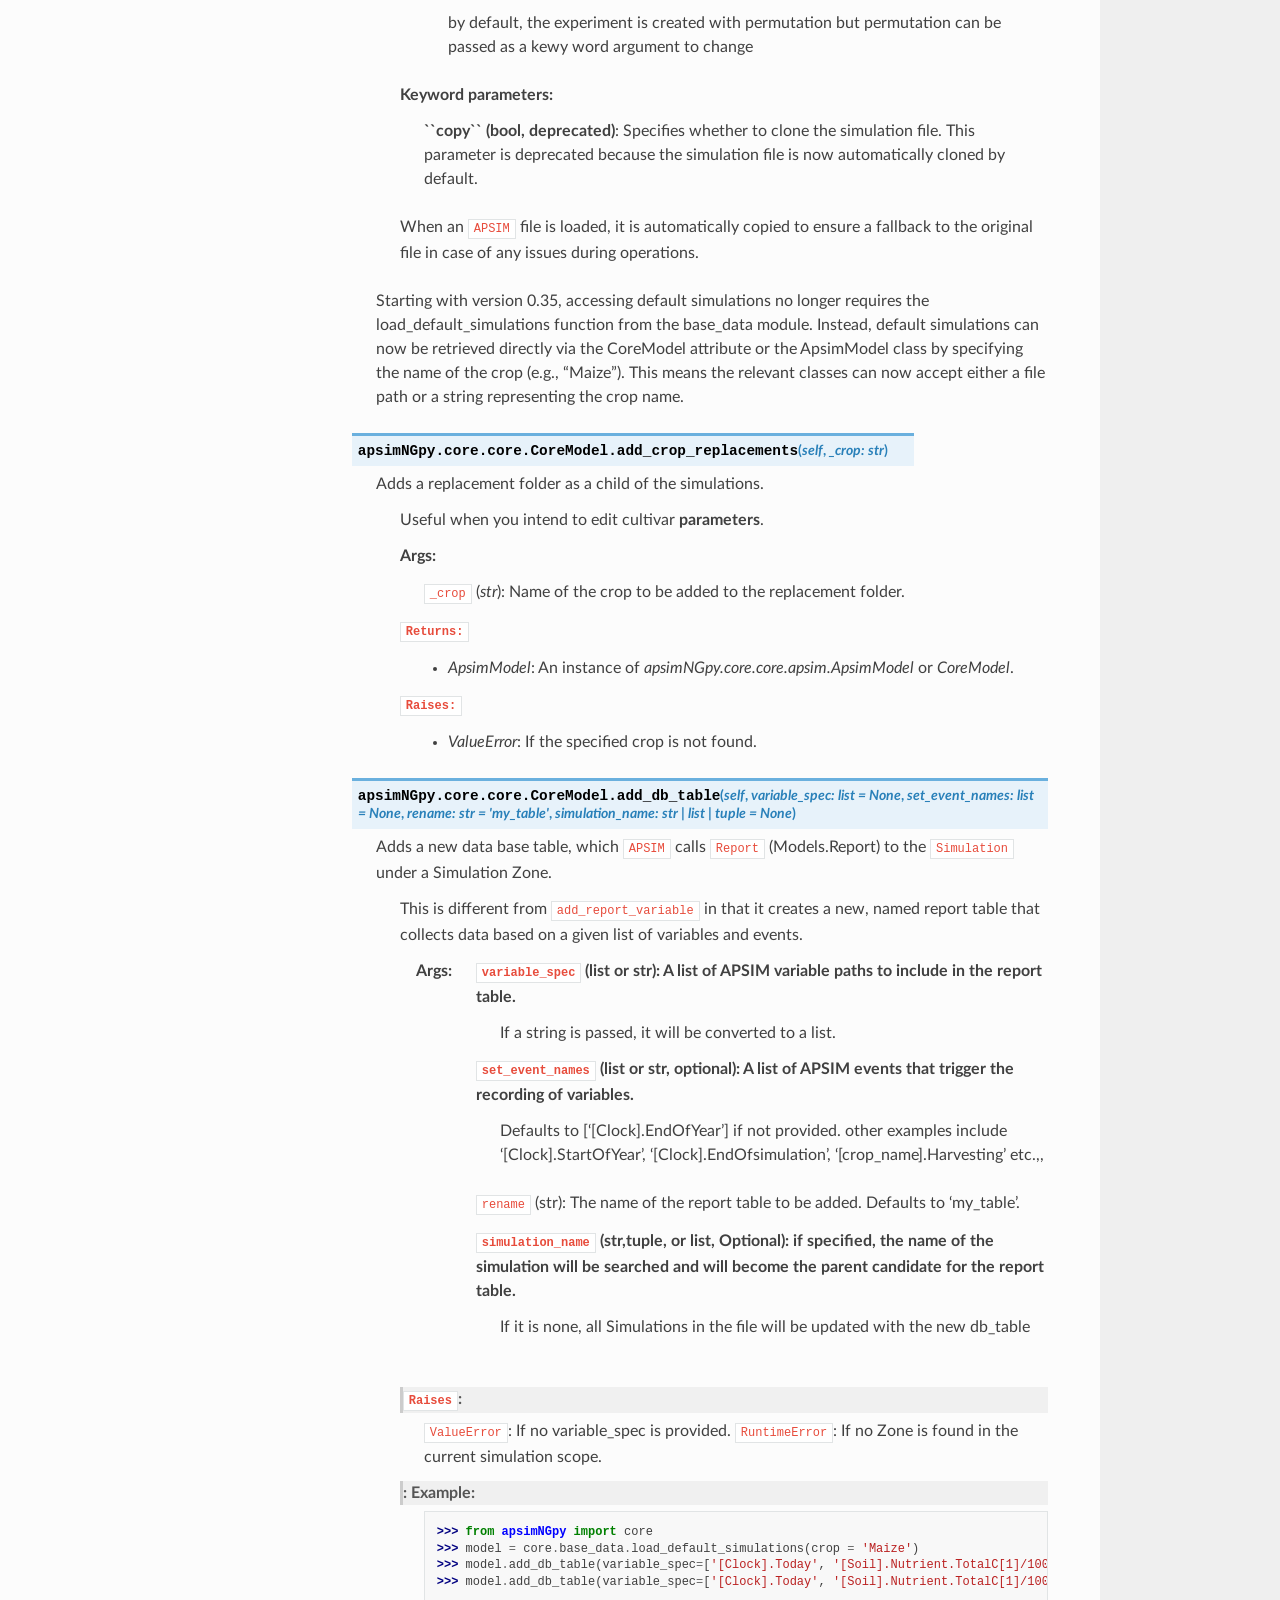
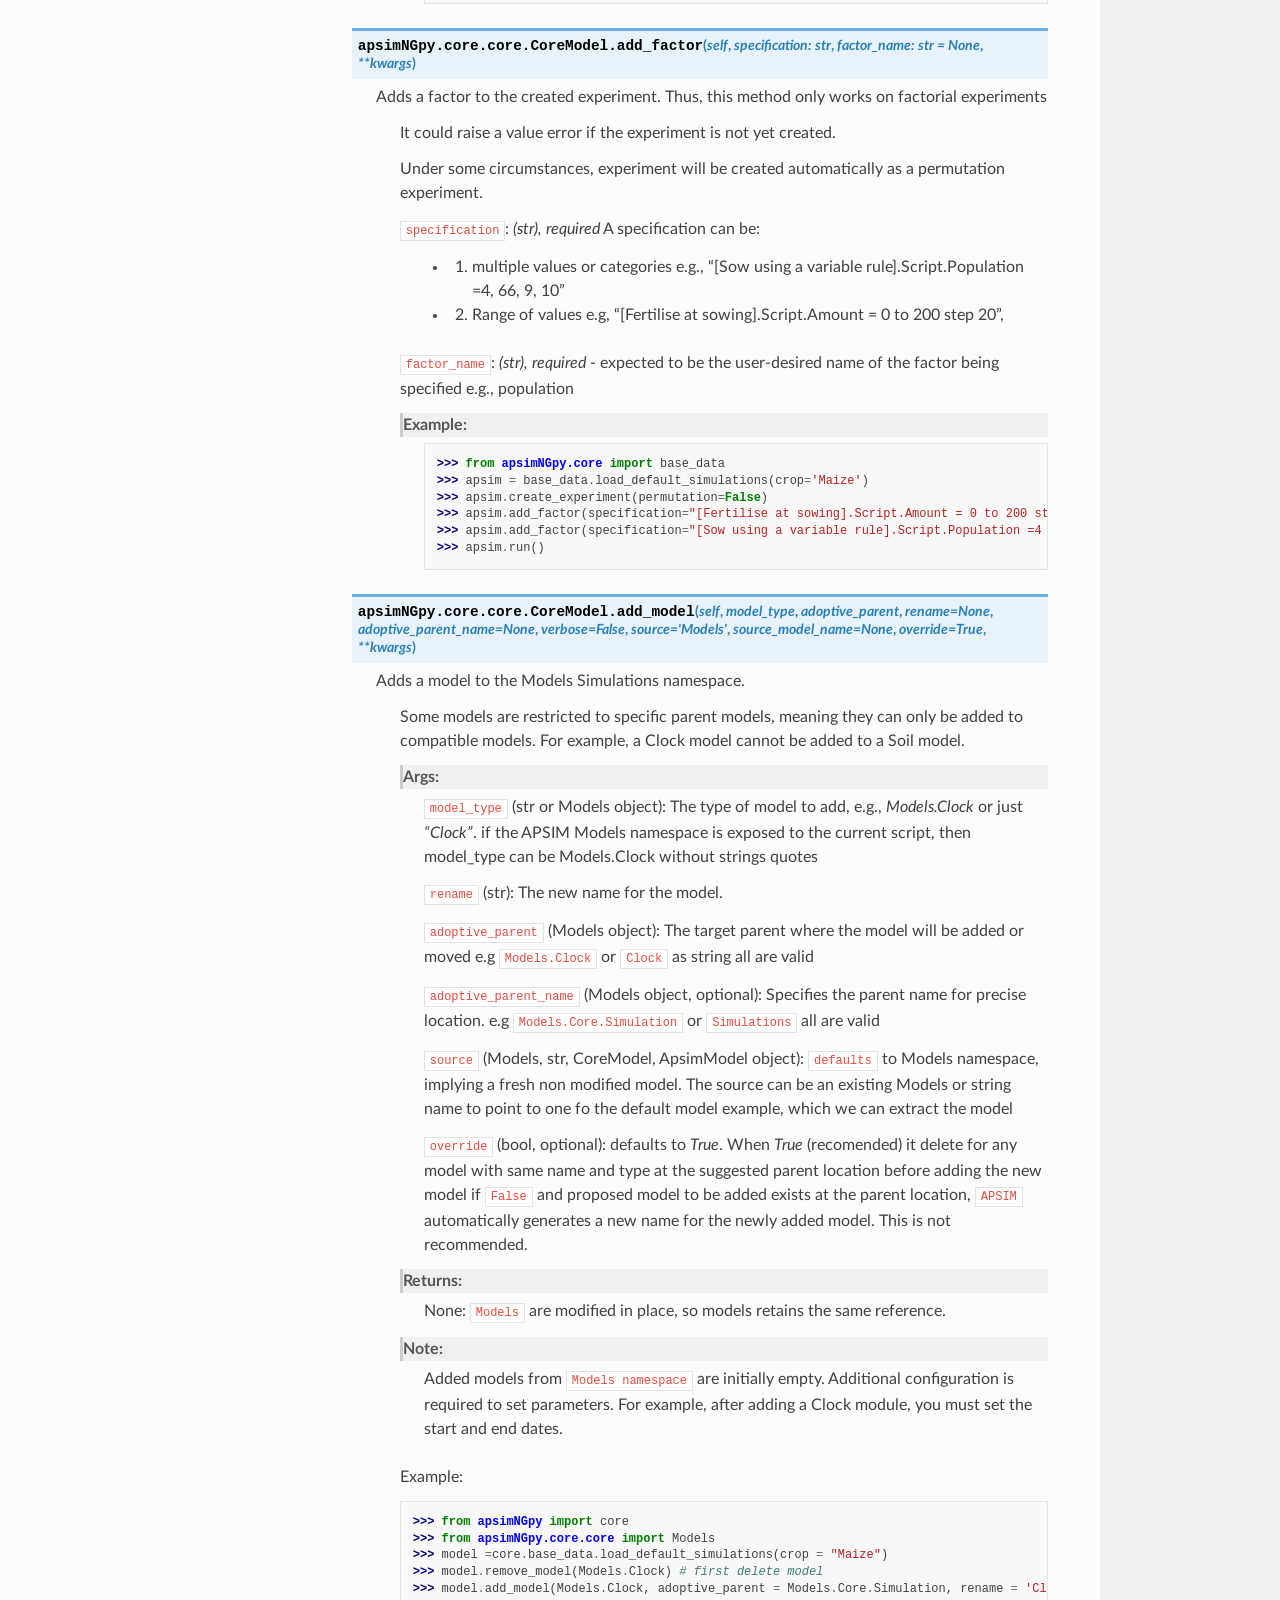
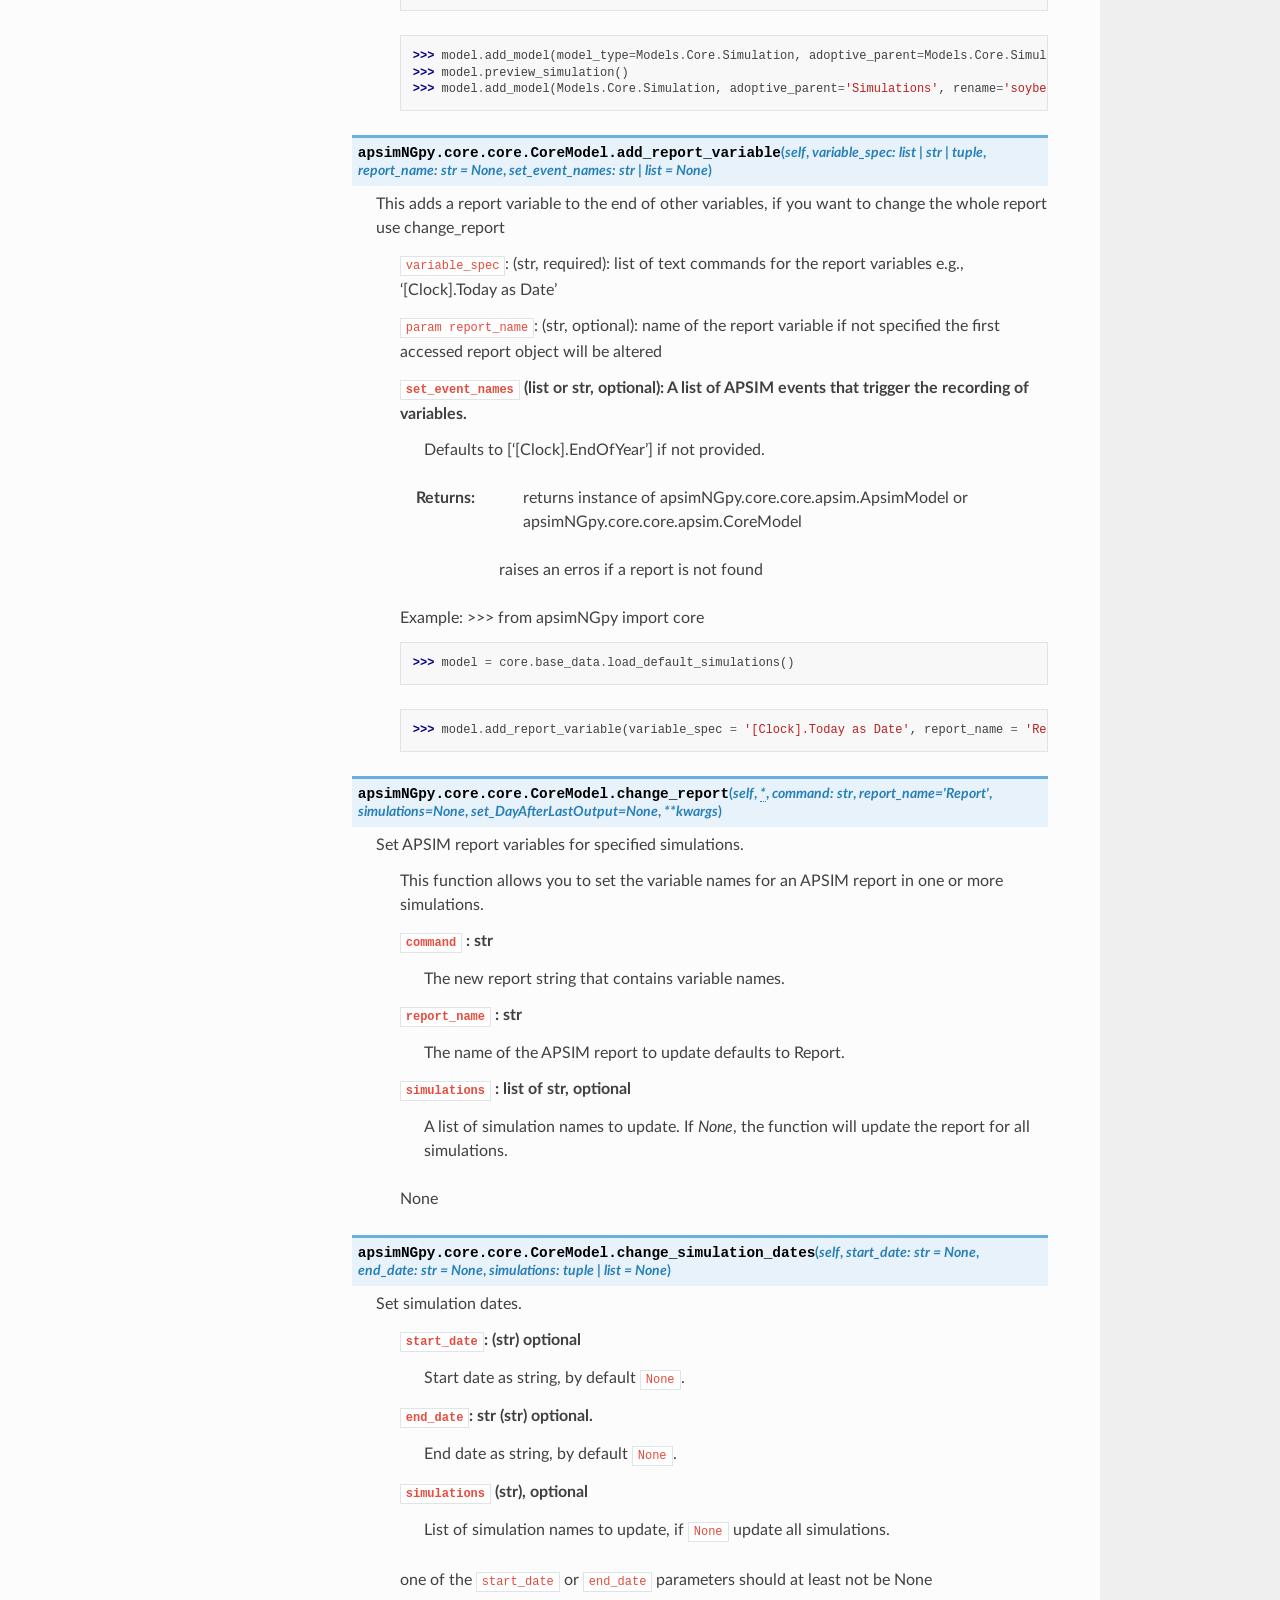
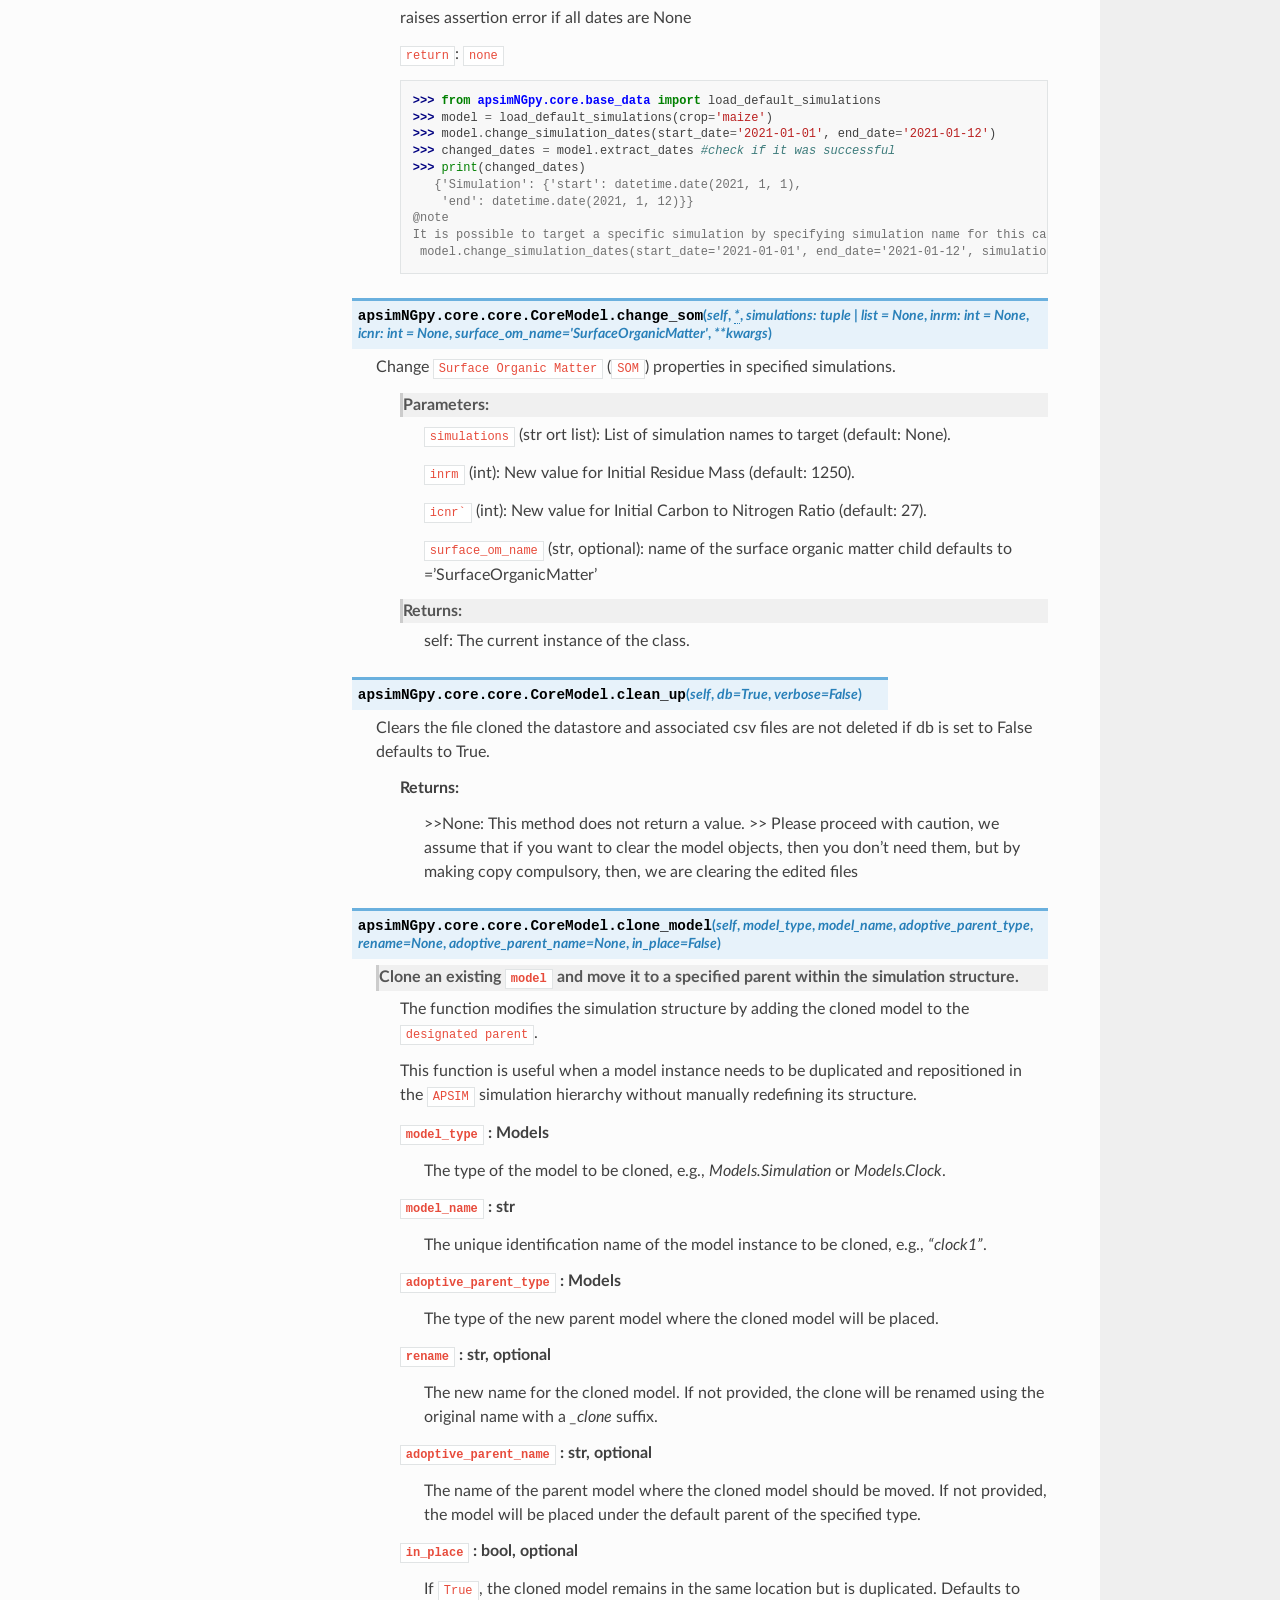
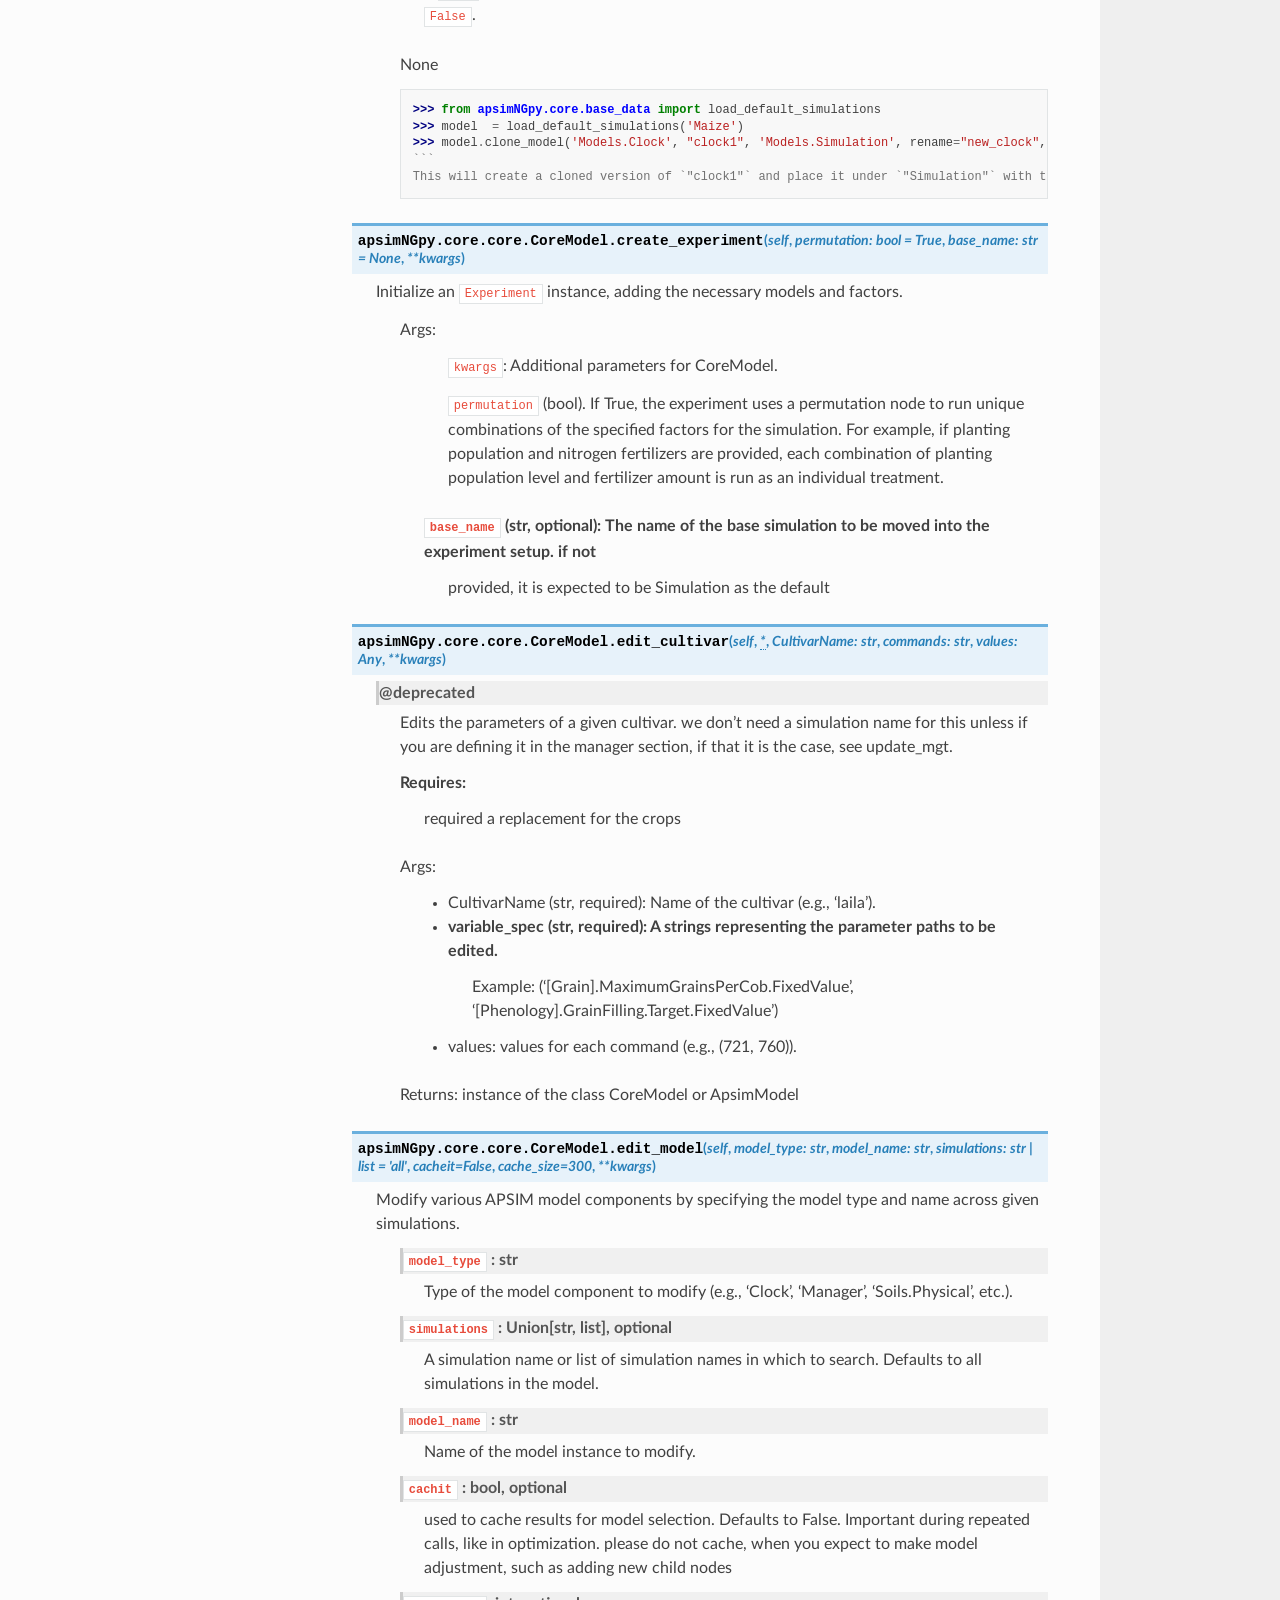
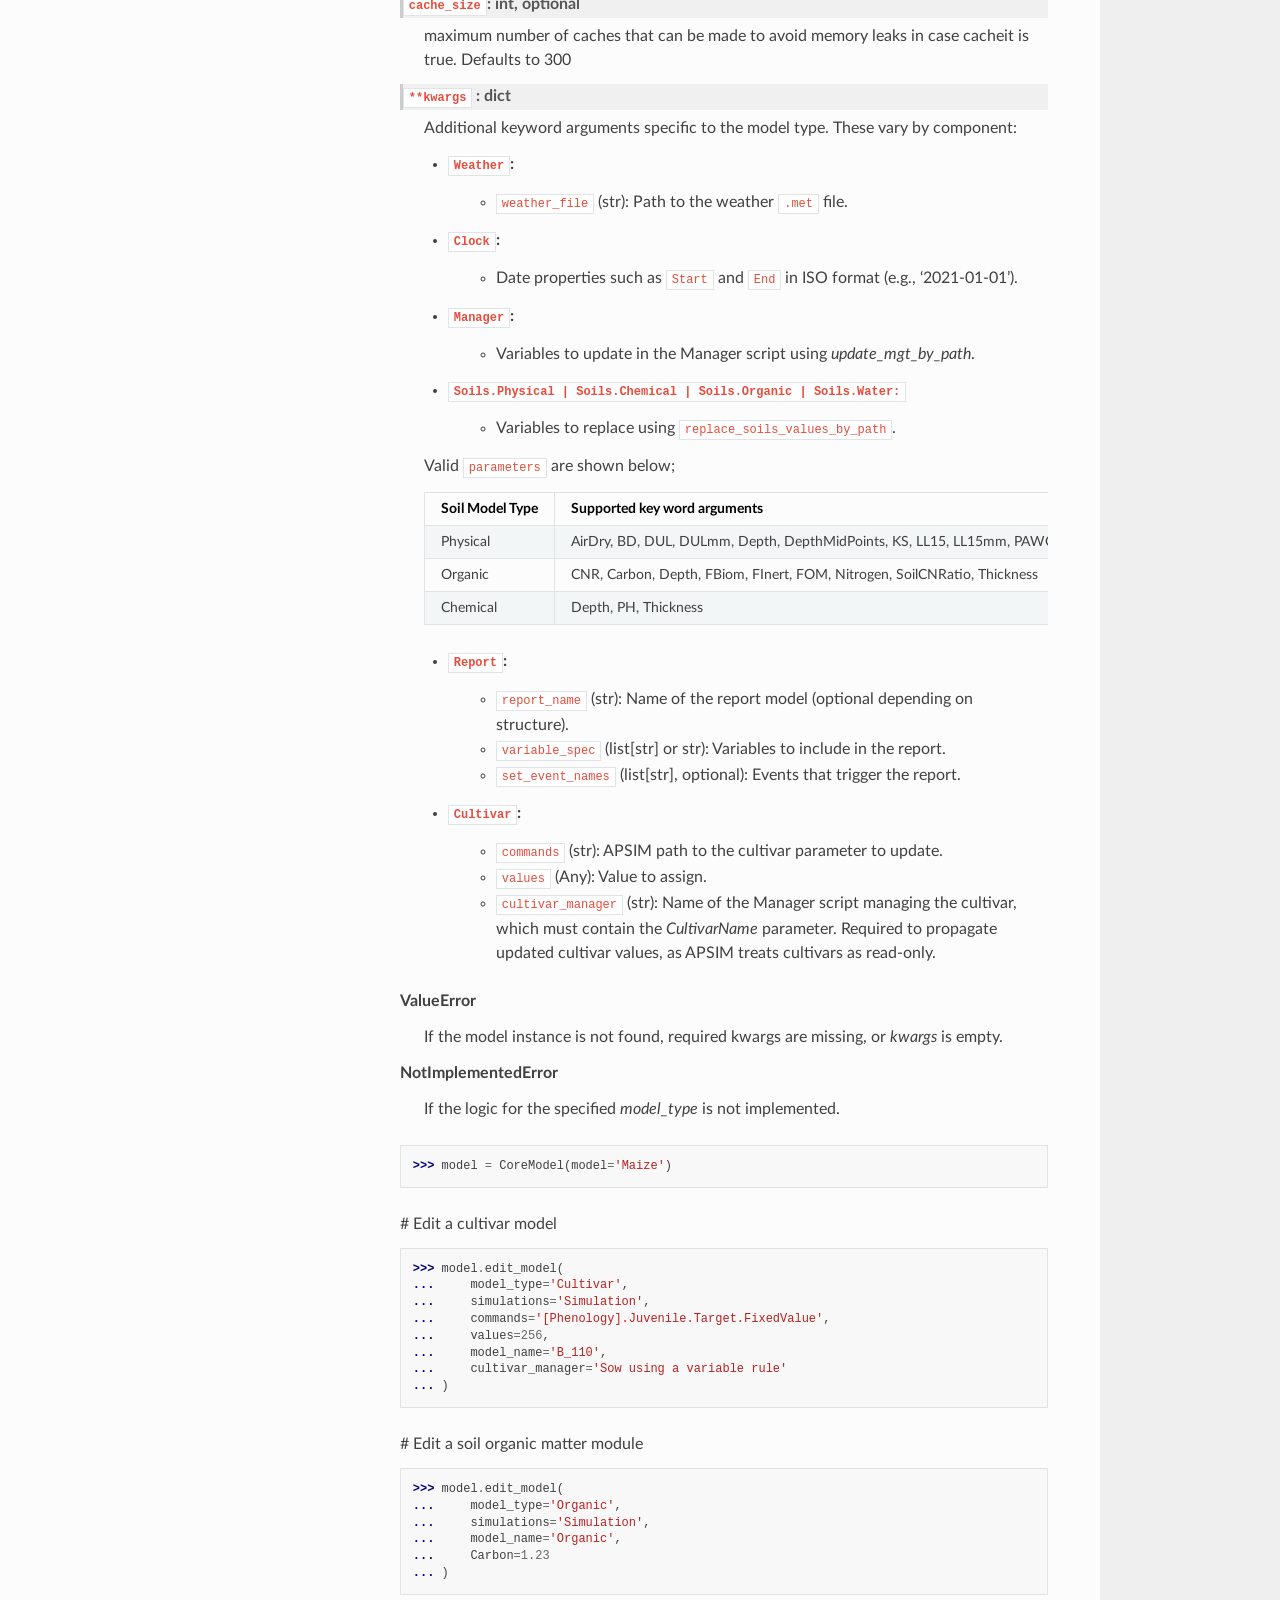
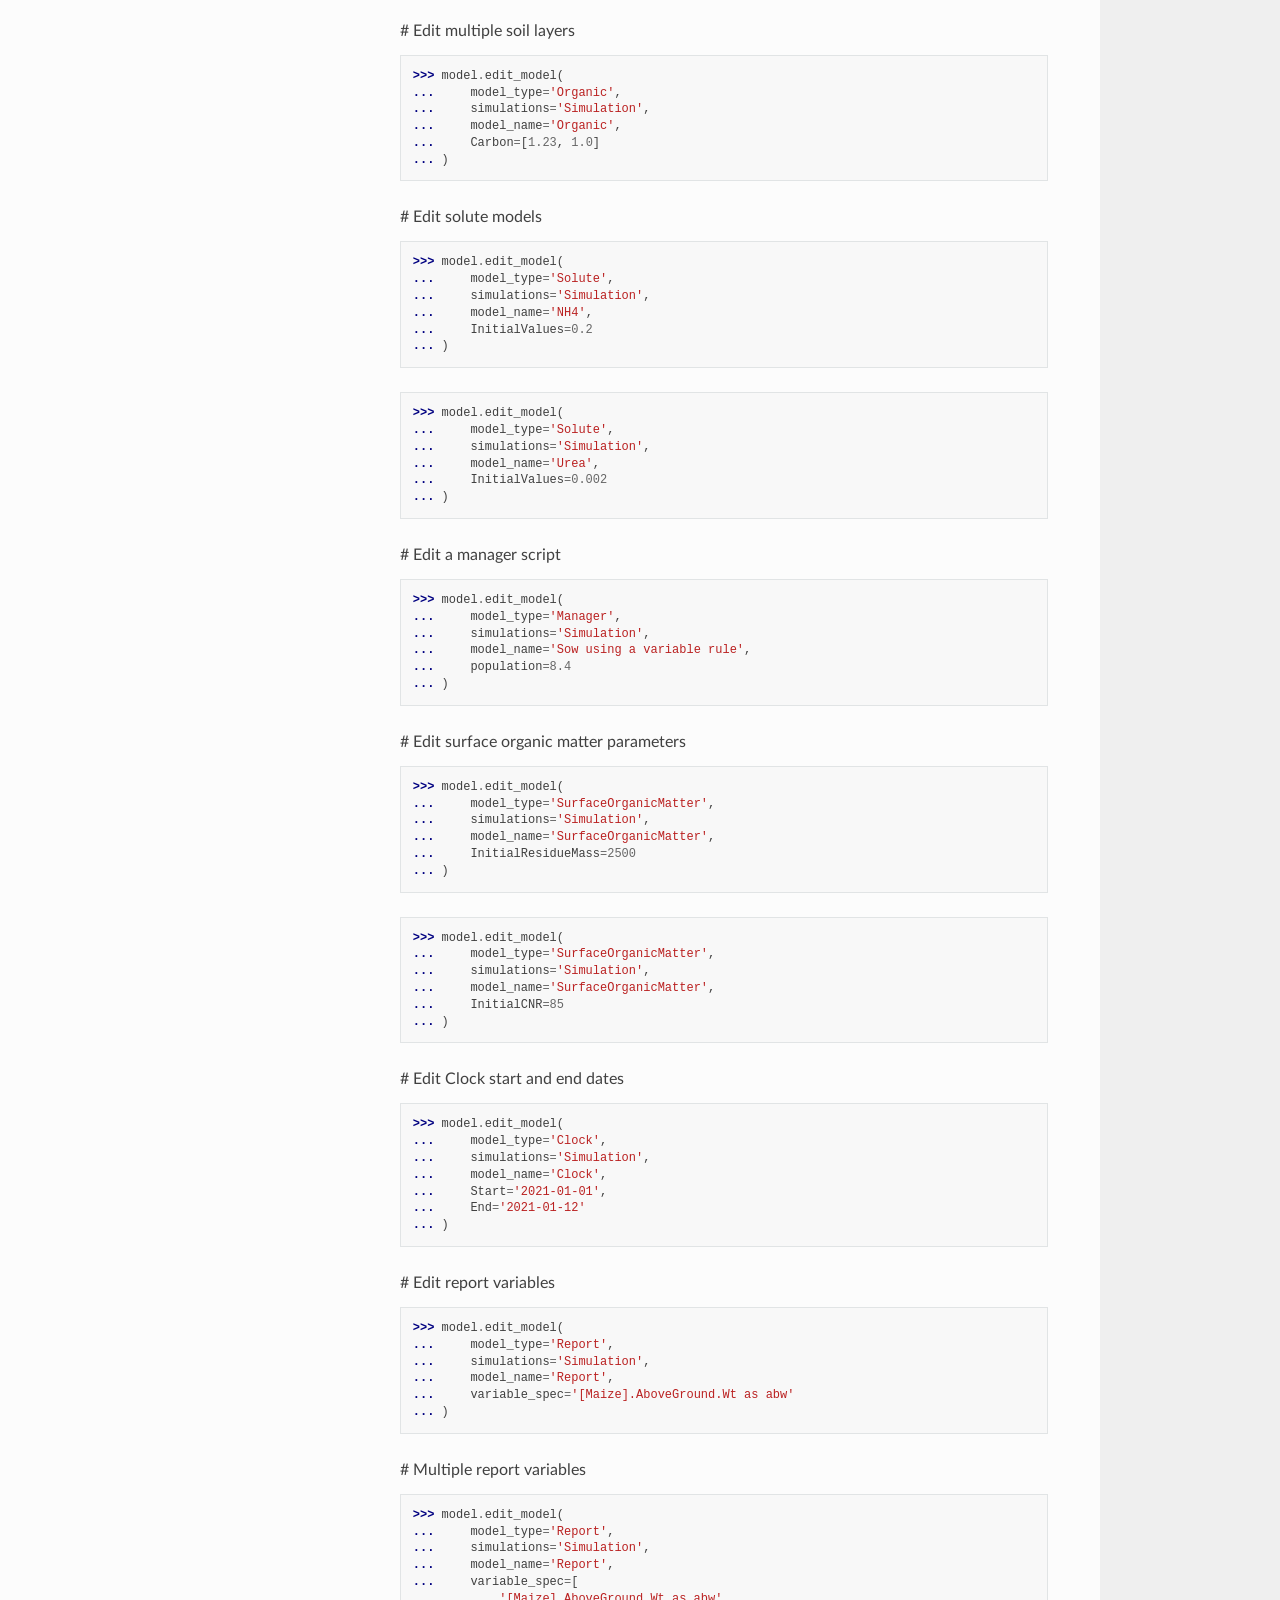
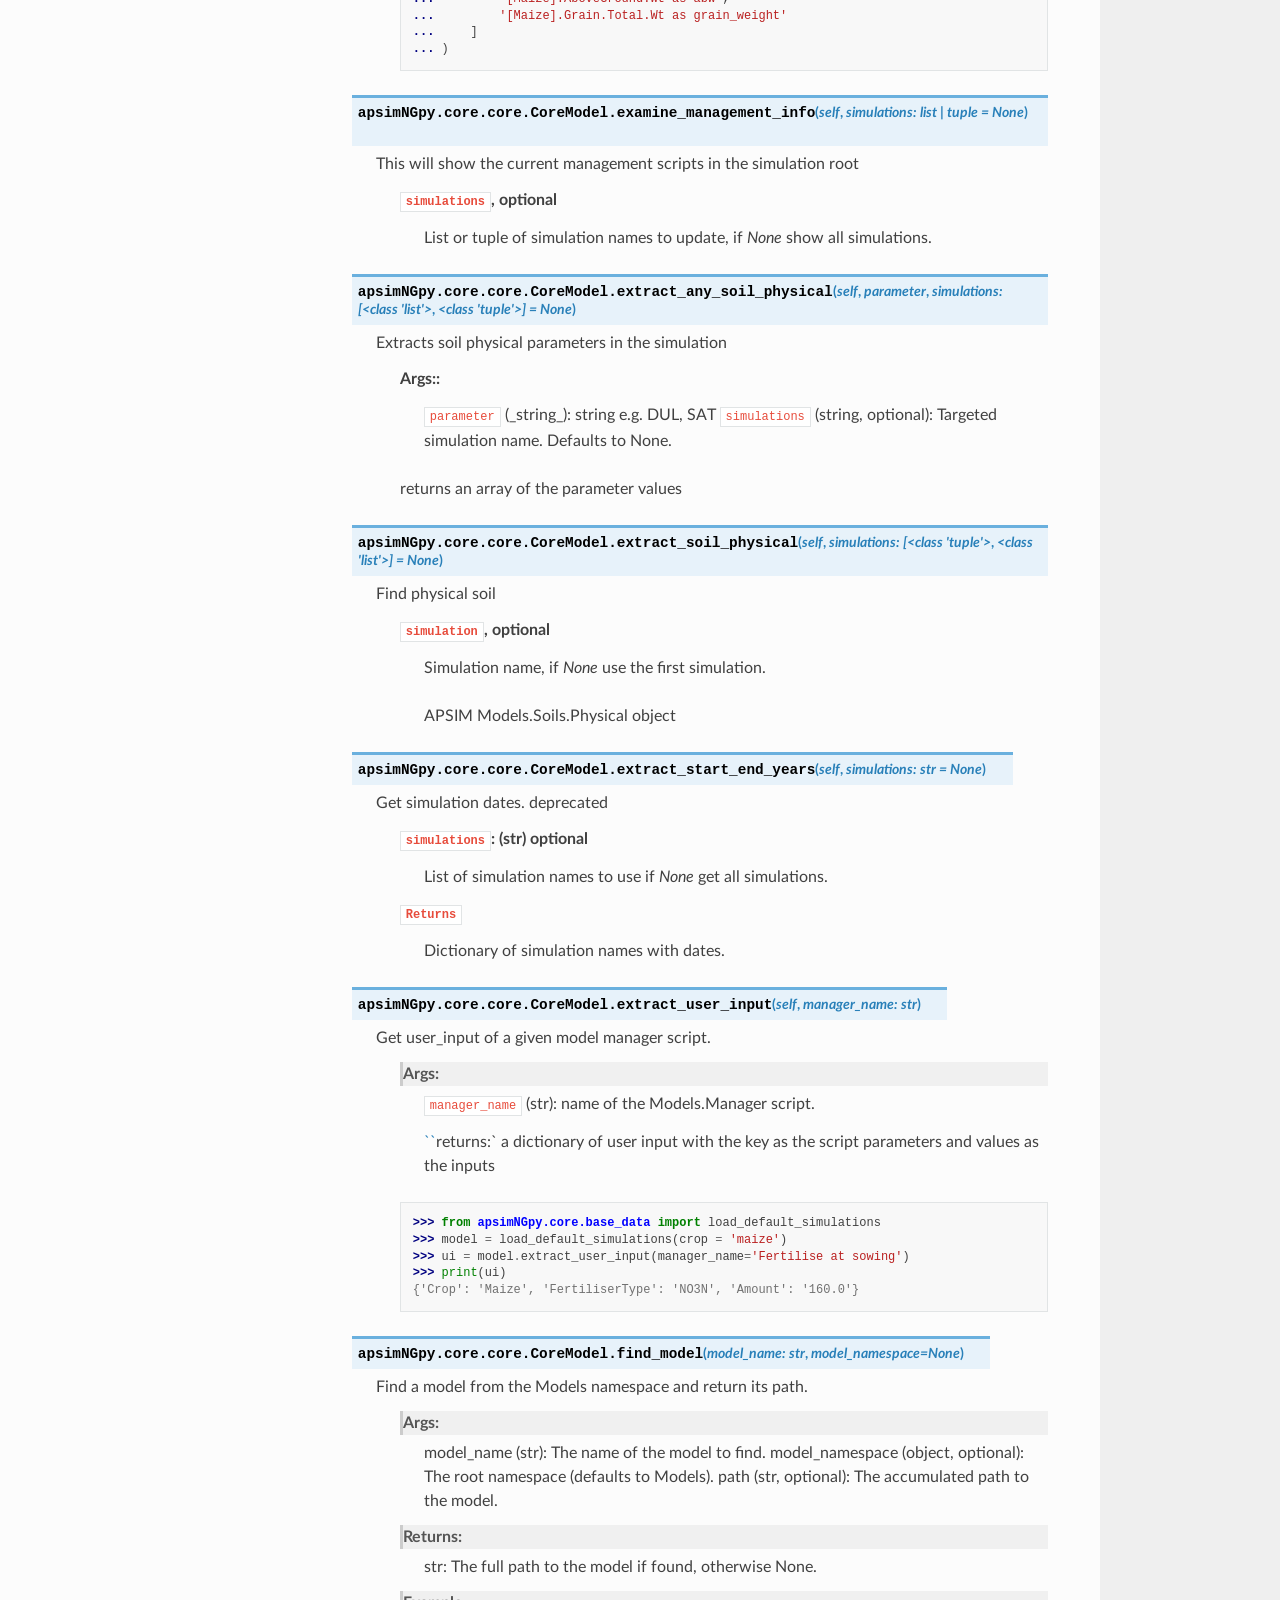
<file: api.html>
<!DOCTYPE html>
<html class="writer-html5" lang="en" data-content_root="./">
<head>
  <meta charset="utf-8" /><meta name="viewport" content="width=device-width, initial-scale=1" />

  <meta name="viewport" content="width=device-width, initial-scale=1.0" />
  <title>apsimNGpy: API Reference &mdash; apsimNGpy 0.32 documentation</title>
      <link rel="stylesheet" type="text/css" href="_static/pygments.css?v=80d5e7a1" />
      <link rel="stylesheet" type="text/css" href="_static/css/theme.css?v=e59714d7" />

  
      <script src="_static/jquery.js?v=5d32c60e"></script>
      <script src="_static/_sphinx_javascript_frameworks_compat.js?v=2cd50e6c"></script>
      <script src="_static/documentation_options.js?v=f60b3db5"></script>
      <script src="_static/doctools.js?v=9bcbadda"></script>
      <script src="_static/sphinx_highlight.js?v=dc90522c"></script>
    <script src="_static/js/theme.js"></script>
    <link rel="index" title="Index" href="genindex.html" />
    <link rel="search" title="Search" href="search.html" />
    <link rel="prev" title="Quick and Simple Way to Run Factorial Experiments" href="factorial_experiments.html" /> 
</head>

<body class="wy-body-for-nav"> 
  <div class="wy-grid-for-nav">
    <nav data-toggle="wy-nav-shift" class="wy-nav-side">
      <div class="wy-side-scroll">
        <div class="wy-side-nav-search" >

          
          
          <a href="index.html" class="icon icon-home">
            apsimNGpy
          </a>
<div role="search">
  <form id="rtd-search-form" class="wy-form" action="search.html" method="get">
    <input type="text" name="q" placeholder="Search docs" aria-label="Search docs" />
    <input type="hidden" name="check_keywords" value="yes" />
    <input type="hidden" name="area" value="default" />
  </form>
</div>
        </div><div class="wy-menu wy-menu-vertical" data-spy="affix" role="navigation" aria-label="Navigation menu">
              <p class="caption" role="heading"><span class="caption-text">Table of Contents</span></p>
<ul class="current">
<li class="toctree-l1"><a class="reference internal" href="index.html">Home</a></li>
<li class="toctree-l1"><a class="reference internal" href="getting%20started.html">Installation</a></li>
<li class="toctree-l1"><a class="reference internal" href="getting%20started.html#quick-guides">Quick guides</a></li>
<li class="toctree-l1"><a class="reference internal" href="getting%20started.html#locating-the-apsim-binaries">Locating the APSIM Binaries</a></li>
<li class="toctree-l1"><a class="reference internal" href="getting%20started.html#changing-setting-the-apsim-installation-binaries-path">Changing/setting the APSIM installation binaries path</a></li>
<li class="toctree-l1"><a class="reference internal" href="Usage.html">Examples</a></li>
<li class="toctree-l1"><a class="reference internal" href="model%20inspection.html">Inspect Model</a></li>
<li class="toctree-l1"><a class="reference internal" href="model%20inspection.html#whole-model-inspection">Whole Model inspection</a></li>
<li class="toctree-l1"><a class="reference internal" href="inspect_model_parameters.html">Inspect Model Parameters</a></li>
<li class="toctree-l1"><a class="reference internal" href="edit.html">Editing Model Parameters</a></li>
<li class="toctree-l1"><a class="reference internal" href="cli.html">Command-Line Usage Guide</a></li>
<li class="toctree-l1"><a class="reference internal" href="factorial_experiments.html">Quick and Simple Way to Run Factorial Experiments</a></li>
<li class="toctree-l1 current"><a class="current reference internal" href="#">apsimNGpy: API Reference</a></li>
<li class="toctree-l1"><a class="reference internal" href="#apsimmodel">ApsimModel</a><ul>
<li class="toctree-l2"><a class="reference internal" href="#apsimNGpy.core.apsim.ApsimModel"><code class="docutils literal notranslate"><span class="pre">apsimNGpy.core.apsim.ApsimModel()</span></code></a></li>
<li class="toctree-l2"><a class="reference internal" href="#apsimNGpy.core.apsim.ApsimModel.adjust_dul"><code class="docutils literal notranslate"><span class="pre">apsimNGpy.core.apsim.ApsimModel.adjust_dul()</span></code></a></li>
<li class="toctree-l2"><a class="reference internal" href="#apsimNGpy.core.apsim.ApsimModel.auto_gen_thickness_layers"><code class="docutils literal notranslate"><span class="pre">apsimNGpy.core.apsim.ApsimModel.auto_gen_thickness_layers()</span></code></a></li>
<li class="toctree-l2"><a class="reference internal" href="#apsimNGpy.core.apsim.ApsimModel.replace_downloaded_soils"><code class="docutils literal notranslate"><span class="pre">apsimNGpy.core.apsim.ApsimModel.replace_downloaded_soils()</span></code></a></li>
<li class="toctree-l2"><a class="reference internal" href="#apsimNGpy.core.apsim.ApsimModel.run_edited_file"><code class="docutils literal notranslate"><span class="pre">apsimNGpy.core.apsim.ApsimModel.run_edited_file()</span></code></a></li>
<li class="toctree-l2"><a class="reference internal" href="#apsimNGpy.core.apsim.ApsimModel.spin_up"><code class="docutils literal notranslate"><span class="pre">apsimNGpy.core.apsim.ApsimModel.spin_up()</span></code></a></li>
</ul>
</li>
<li class="toctree-l1"><a class="reference internal" href="#coremodel">CoreModel</a><ul>
<li class="toctree-l2"><a class="reference internal" href="#apsimNGpy.core.core.CoreModel"><code class="docutils literal notranslate"><span class="pre">apsimNGpy.core.core.CoreModel()</span></code></a></li>
<li class="toctree-l2"><a class="reference internal" href="#apsimNGpy.core.core.CoreModel.add_crop_replacements"><code class="docutils literal notranslate"><span class="pre">apsimNGpy.core.core.CoreModel.add_crop_replacements()</span></code></a></li>
<li class="toctree-l2"><a class="reference internal" href="#apsimNGpy.core.core.CoreModel.add_db_table"><code class="docutils literal notranslate"><span class="pre">apsimNGpy.core.core.CoreModel.add_db_table()</span></code></a></li>
<li class="toctree-l2"><a class="reference internal" href="#apsimNGpy.core.core.CoreModel.add_factor"><code class="docutils literal notranslate"><span class="pre">apsimNGpy.core.core.CoreModel.add_factor()</span></code></a></li>
<li class="toctree-l2"><a class="reference internal" href="#apsimNGpy.core.core.CoreModel.add_model"><code class="docutils literal notranslate"><span class="pre">apsimNGpy.core.core.CoreModel.add_model()</span></code></a></li>
<li class="toctree-l2"><a class="reference internal" href="#apsimNGpy.core.core.CoreModel.add_report_variable"><code class="docutils literal notranslate"><span class="pre">apsimNGpy.core.core.CoreModel.add_report_variable()</span></code></a></li>
<li class="toctree-l2"><a class="reference internal" href="#apsimNGpy.core.core.CoreModel.change_report"><code class="docutils literal notranslate"><span class="pre">apsimNGpy.core.core.CoreModel.change_report()</span></code></a></li>
<li class="toctree-l2"><a class="reference internal" href="#apsimNGpy.core.core.CoreModel.change_simulation_dates"><code class="docutils literal notranslate"><span class="pre">apsimNGpy.core.core.CoreModel.change_simulation_dates()</span></code></a></li>
<li class="toctree-l2"><a class="reference internal" href="#apsimNGpy.core.core.CoreModel.change_som"><code class="docutils literal notranslate"><span class="pre">apsimNGpy.core.core.CoreModel.change_som()</span></code></a></li>
<li class="toctree-l2"><a class="reference internal" href="#apsimNGpy.core.core.CoreModel.clean_up"><code class="docutils literal notranslate"><span class="pre">apsimNGpy.core.core.CoreModel.clean_up()</span></code></a></li>
<li class="toctree-l2"><a class="reference internal" href="#apsimNGpy.core.core.CoreModel.clone_model"><code class="docutils literal notranslate"><span class="pre">apsimNGpy.core.core.CoreModel.clone_model()</span></code></a></li>
<li class="toctree-l2"><a class="reference internal" href="#apsimNGpy.core.core.CoreModel.create_experiment"><code class="docutils literal notranslate"><span class="pre">apsimNGpy.core.core.CoreModel.create_experiment()</span></code></a></li>
<li class="toctree-l2"><a class="reference internal" href="#apsimNGpy.core.core.CoreModel.edit_cultivar"><code class="docutils literal notranslate"><span class="pre">apsimNGpy.core.core.CoreModel.edit_cultivar()</span></code></a></li>
<li class="toctree-l2"><a class="reference internal" href="#apsimNGpy.core.core.CoreModel.edit_model"><code class="docutils literal notranslate"><span class="pre">apsimNGpy.core.core.CoreModel.edit_model()</span></code></a></li>
<li class="toctree-l2"><a class="reference internal" href="#apsimNGpy.core.core.CoreModel.examine_management_info"><code class="docutils literal notranslate"><span class="pre">apsimNGpy.core.core.CoreModel.examine_management_info()</span></code></a></li>
<li class="toctree-l2"><a class="reference internal" href="#apsimNGpy.core.core.CoreModel.extract_any_soil_physical"><code class="docutils literal notranslate"><span class="pre">apsimNGpy.core.core.CoreModel.extract_any_soil_physical()</span></code></a></li>
<li class="toctree-l2"><a class="reference internal" href="#apsimNGpy.core.core.CoreModel.extract_soil_physical"><code class="docutils literal notranslate"><span class="pre">apsimNGpy.core.core.CoreModel.extract_soil_physical()</span></code></a></li>
<li class="toctree-l2"><a class="reference internal" href="#apsimNGpy.core.core.CoreModel.extract_start_end_years"><code class="docutils literal notranslate"><span class="pre">apsimNGpy.core.core.CoreModel.extract_start_end_years()</span></code></a></li>
<li class="toctree-l2"><a class="reference internal" href="#apsimNGpy.core.core.CoreModel.extract_user_input"><code class="docutils literal notranslate"><span class="pre">apsimNGpy.core.core.CoreModel.extract_user_input()</span></code></a></li>
<li class="toctree-l2"><a class="reference internal" href="#apsimNGpy.core.core.CoreModel.find_model"><code class="docutils literal notranslate"><span class="pre">apsimNGpy.core.core.CoreModel.find_model()</span></code></a></li>
<li class="toctree-l2"><a class="reference internal" href="#apsimNGpy.core.core.CoreModel.get_crop_replacement"><code class="docutils literal notranslate"><span class="pre">apsimNGpy.core.core.CoreModel.get_crop_replacement()</span></code></a></li>
<li class="toctree-l2"><a class="reference internal" href="#apsimNGpy.core.core.CoreModel.get_model_paths"><code class="docutils literal notranslate"><span class="pre">apsimNGpy.core.core.CoreModel.get_model_paths()</span></code></a></li>
<li class="toctree-l2"><a class="reference internal" href="#apsimNGpy.core.core.CoreModel.get_simulated_output"><code class="docutils literal notranslate"><span class="pre">apsimNGpy.core.core.CoreModel.get_simulated_output()</span></code></a></li>
<li class="toctree-l2"><a class="reference internal" href="#apsimNGpy.core.core.CoreModel.get_weather_from_web"><code class="docutils literal notranslate"><span class="pre">apsimNGpy.core.core.CoreModel.get_weather_from_web()</span></code></a></li>
<li class="toctree-l2"><a class="reference internal" href="#apsimNGpy.core.core.CoreModel.inspect_file"><code class="docutils literal notranslate"><span class="pre">apsimNGpy.core.core.CoreModel.inspect_file()</span></code></a></li>
<li class="toctree-l2"><a class="reference internal" href="#apsimNGpy.core.core.CoreModel.inspect_model"><code class="docutils literal notranslate"><span class="pre">apsimNGpy.core.core.CoreModel.inspect_model()</span></code></a></li>
<li class="toctree-l2"><a class="reference internal" href="#apsimNGpy.core.core.CoreModel.inspect_model_parameters"><code class="docutils literal notranslate"><span class="pre">apsimNGpy.core.core.CoreModel.inspect_model_parameters()</span></code></a></li>
<li class="toctree-l2"><a class="reference internal" href="#apsimNGpy.core.core.CoreModel.move_model"><code class="docutils literal notranslate"><span class="pre">apsimNGpy.core.core.CoreModel.move_model()</span></code></a></li>
<li class="toctree-l2"><a class="reference internal" href="#apsimNGpy.core.core.CoreModel.preview_simulation"><code class="docutils literal notranslate"><span class="pre">apsimNGpy.core.core.CoreModel.preview_simulation()</span></code></a></li>
<li class="toctree-l2"><a class="reference internal" href="#apsimNGpy.core.core.CoreModel.recompile_edited_model"><code class="docutils literal notranslate"><span class="pre">apsimNGpy.core.core.CoreModel.recompile_edited_model()</span></code></a></li>
<li class="toctree-l2"><a class="reference internal" href="#apsimNGpy.core.core.CoreModel.remove_model"><code class="docutils literal notranslate"><span class="pre">apsimNGpy.core.core.CoreModel.remove_model()</span></code></a></li>
<li class="toctree-l2"><a class="reference internal" href="#apsimNGpy.core.core.CoreModel.rename_model"><code class="docutils literal notranslate"><span class="pre">apsimNGpy.core.core.CoreModel.rename_model()</span></code></a></li>
<li class="toctree-l2"><a class="reference internal" href="#apsimNGpy.core.core.CoreModel.replace_model_from"><code class="docutils literal notranslate"><span class="pre">apsimNGpy.core.core.CoreModel.replace_model_from()</span></code></a></li>
<li class="toctree-l2"><a class="reference internal" href="#apsimNGpy.core.core.CoreModel.replace_soil_property_values"><code class="docutils literal notranslate"><span class="pre">apsimNGpy.core.core.CoreModel.replace_soil_property_values()</span></code></a></li>
<li class="toctree-l2"><a class="reference internal" href="#apsimNGpy.core.core.CoreModel.replace_soils_values_by_path"><code class="docutils literal notranslate"><span class="pre">apsimNGpy.core.core.CoreModel.replace_soils_values_by_path()</span></code></a></li>
<li class="toctree-l2"><a class="reference internal" href="#apsimNGpy.core.core.CoreModel.replicate_file"><code class="docutils literal notranslate"><span class="pre">apsimNGpy.core.core.CoreModel.replicate_file()</span></code></a></li>
<li class="toctree-l2"><a class="reference internal" href="#apsimNGpy.core.core.CoreModel.restart_model"><code class="docutils literal notranslate"><span class="pre">apsimNGpy.core.core.CoreModel.restart_model()</span></code></a></li>
<li class="toctree-l2"><a class="reference internal" href="#apsimNGpy.core.core.CoreModel.run"><code class="docutils literal notranslate"><span class="pre">apsimNGpy.core.core.CoreModel.run()</span></code></a></li>
<li class="toctree-l2"><a class="reference internal" href="#apsimNGpy.core.core.CoreModel.save"><code class="docutils literal notranslate"><span class="pre">apsimNGpy.core.core.CoreModel.save()</span></code></a></li>
<li class="toctree-l2"><a class="reference internal" href="#apsimNGpy.core.core.CoreModel.save_edited_file"><code class="docutils literal notranslate"><span class="pre">apsimNGpy.core.core.CoreModel.save_edited_file()</span></code></a></li>
<li class="toctree-l2"><a class="reference internal" href="#apsimNGpy.core.core.CoreModel.set_categorical_factor"><code class="docutils literal notranslate"><span class="pre">apsimNGpy.core.core.CoreModel.set_categorical_factor()</span></code></a></li>
<li class="toctree-l2"><a class="reference internal" href="#apsimNGpy.core.core.CoreModel.set_continuous_factor"><code class="docutils literal notranslate"><span class="pre">apsimNGpy.core.core.CoreModel.set_continuous_factor()</span></code></a></li>
<li class="toctree-l2"><a class="reference internal" href="#apsimNGpy.core.core.CoreModel.show_met_file_in_simulation"><code class="docutils literal notranslate"><span class="pre">apsimNGpy.core.core.CoreModel.show_met_file_in_simulation()</span></code></a></li>
<li class="toctree-l2"><a class="reference internal" href="#apsimNGpy.core.core.CoreModel.update_cultivar"><code class="docutils literal notranslate"><span class="pre">apsimNGpy.core.core.CoreModel.update_cultivar()</span></code></a></li>
<li class="toctree-l2"><a class="reference internal" href="#apsimNGpy.core.core.CoreModel.update_mgt"><code class="docutils literal notranslate"><span class="pre">apsimNGpy.core.core.CoreModel.update_mgt()</span></code></a></li>
<li class="toctree-l2"><a class="reference internal" href="#apsimNGpy.core.core.CoreModel.update_mgt_by_path"><code class="docutils literal notranslate"><span class="pre">apsimNGpy.core.core.CoreModel.update_mgt_by_path()</span></code></a></li>
</ul>
</li>
<li class="toctree-l1"><a class="reference internal" href="#modeltools">ModelTools</a><ul>
<li class="toctree-l2"><a class="reference internal" href="#apsimNGpy.core._modelhelpers.ModelTools"><code class="docutils literal notranslate"><span class="pre">apsimNGpy.core._modelhelpers.ModelTools()</span></code></a></li>
</ul>
</li>
<li class="toctree-l1"><a class="reference internal" href="#apsimngpy-core-base-data">apsimNGpy.core.base_data</a><ul>
<li class="toctree-l2"><a class="reference internal" href="#apsimNGpy.core.config.get_apsim_bin_path"><code class="docutils literal notranslate"><span class="pre">apsimNGpy.core.config.get_apsim_bin_path()</span></code></a></li>
<li class="toctree-l2"><a class="reference internal" href="#apsimNGpy.core.base_data.load_default_sensitivity_model"><code class="docutils literal notranslate"><span class="pre">apsimNGpy.core.base_data.load_default_sensitivity_model()</span></code></a></li>
<li class="toctree-l2"><a class="reference internal" href="#apsimNGpy.core.base_data.load_default_simulations"><code class="docutils literal notranslate"><span class="pre">apsimNGpy.core.base_data.load_default_simulations()</span></code></a></li>
<li class="toctree-l2"><a class="reference internal" href="#apsimNGpy.core.apsimSoilModel"><code class="docutils literal notranslate"><span class="pre">apsimNGpy.core.apsimSoilModel</span></code></a></li>
</ul>
</li>
<li class="toctree-l1"><a class="reference internal" href="#apsimngpy-core-load-model">apsimNGpy.core.load_model</a></li>
<li class="toctree-l1"><a class="reference internal" href="#apsimngpy-core-runner">apsimNGpy.core.runner</a><ul>
<li class="toctree-l2"><a class="reference internal" href="#apsimNGpy.core.runner.collect_csv_by_model_path"><code class="docutils literal notranslate"><span class="pre">apsimNGpy.core.runner.collect_csv_by_model_path()</span></code></a></li>
<li class="toctree-l2"><a class="reference internal" href="#apsimNGpy.core.runner.collect_csv_from_dir"><code class="docutils literal notranslate"><span class="pre">apsimNGpy.core.runner.collect_csv_from_dir()</span></code></a></li>
<li class="toctree-l2"><a class="reference internal" href="#id0"><code class="docutils literal notranslate"><span class="pre">apsimNGpy.core.config.get_apsim_bin_path()</span></code></a></li>
<li class="toctree-l2"><a class="reference internal" href="#apsimNGpy.core.runner.get_apsim_version"><code class="docutils literal notranslate"><span class="pre">apsimNGpy.core.runner.get_apsim_version()</span></code></a></li>
<li class="toctree-l2"><a class="reference internal" href="#apsimNGpy.core.runner.get_matching_files"><code class="docutils literal notranslate"><span class="pre">apsimNGpy.core.runner.get_matching_files()</span></code></a></li>
<li class="toctree-l2"><a class="reference internal" href="#apsimNGpy.core.runner.run_from_dir"><code class="docutils literal notranslate"><span class="pre">apsimNGpy.core.runner.run_from_dir()</span></code></a></li>
<li class="toctree-l2"><a class="reference internal" href="#apsimNGpy.core.runner.run_model_externally"><code class="docutils literal notranslate"><span class="pre">apsimNGpy.core.runner.run_model_externally()</span></code></a></li>
<li class="toctree-l2"><a class="reference internal" href="#apsimNGpy.core.runner.upgrade_apsim_file"><code class="docutils literal notranslate"><span class="pre">apsimNGpy.core.runner.upgrade_apsim_file()</span></code></a></li>
</ul>
</li>
<li class="toctree-l1"><a class="reference internal" href="#apsimngpy-core-utils-database-utils">apsimNGpy.core_utils.database_utils</a><ul>
<li class="toctree-l2"><a class="reference internal" href="#apsimNGpy.core_utils.database_utils.clear_table"><code class="docutils literal notranslate"><span class="pre">apsimNGpy.core_utils.database_utils.clear_table()</span></code></a></li>
<li class="toctree-l2"><a class="reference internal" href="#apsimNGpy.core_utils.database_utils.dataview_to_dataframe"><code class="docutils literal notranslate"><span class="pre">apsimNGpy.core_utils.database_utils.dataview_to_dataframe()</span></code></a></li>
<li class="toctree-l2"><a class="reference internal" href="#apsimNGpy.core_utils.database_utils.get_db_table_names"><code class="docutils literal notranslate"><span class="pre">apsimNGpy.core_utils.database_utils.get_db_table_names()</span></code></a></li>
<li class="toctree-l2"><a class="reference internal" href="#apsimNGpy.core_utils.database_utils.read_with_query"><code class="docutils literal notranslate"><span class="pre">apsimNGpy.core_utils.database_utils.read_with_query()</span></code></a></li>
<li class="toctree-l2"><a class="reference internal" href="#apsimNGpy.core_utils.exceptionsTableNotFoundError"><code class="docutils literal notranslate"><span class="pre">apsimNGpy.core_utils.exceptionsTableNotFoundError</span></code></a></li>
</ul>
</li>
<li class="toctree-l1"><a class="reference internal" href="#apsimngpy-manager-soilmanager">apsimNGpy.manager.soilmanager</a><ul>
<li class="toctree-l2"><a class="reference internal" href="#apsimNGpy.manager.soilmanager.DownloadsurgoSoiltables"><code class="docutils literal notranslate"><span class="pre">apsimNGpy.manager.soilmanager.DownloadsurgoSoiltables()</span></code></a></li>
<li class="toctree-l2"><a class="reference internal" href="#apsimNGpy.manager.soilmanager.set_depth"><code class="docutils literal notranslate"><span class="pre">apsimNGpy.manager.soilmanager.set_depth()</span></code></a></li>
</ul>
</li>
<li class="toctree-l1"><a class="reference internal" href="#apsimngpy-manager-weathermanager">apsimNGpy.manager.weathermanager</a><ul>
<li class="toctree-l2"><a class="reference internal" href="#apsimNGpy.manager.weathermanager.daterange"><code class="docutils literal notranslate"><span class="pre">apsimNGpy.manager.weathermanager.daterange()</span></code></a></li>
<li class="toctree-l2"><a class="reference internal" href="#apsimNGpy.manager.weathermanager.day_of_year_to_date"><code class="docutils literal notranslate"><span class="pre">apsimNGpy.manager.weathermanager.day_of_year_to_date()</span></code></a></li>
<li class="toctree-l2"><a class="reference internal" href="#apsimNGpy.manager.weathermanager.get_iem_by_station"><code class="docutils literal notranslate"><span class="pre">apsimNGpy.manager.weathermanager.get_iem_by_station()</span></code></a></li>
<li class="toctree-l2"><a class="reference internal" href="#apsimNGpy.manager.weathermanager.get_met_from_day_met"><code class="docutils literal notranslate"><span class="pre">apsimNGpy.manager.weathermanager.get_met_from_day_met()</span></code></a></li>
<li class="toctree-l2"><a class="reference internal" href="#apsimNGpy.manager.weathermanager.impute_data"><code class="docutils literal notranslate"><span class="pre">apsimNGpy.manager.weathermanager.impute_data()</span></code></a></li>
<li class="toctree-l2"><a class="reference internal" href="#apsimNGpy.manager.weathermanager.merge_columns"><code class="docutils literal notranslate"><span class="pre">apsimNGpy.manager.weathermanager.merge_columns()</span></code></a></li>
</ul>
</li>
<li class="toctree-l1"><a class="reference internal" href="#apsimngpy-parallel-process">apsimNGpy.parallel.process</a><ul>
<li class="toctree-l2"><a class="reference internal" href="#apsimNGpy.parallel.process.custom_parallel"><code class="docutils literal notranslate"><span class="pre">apsimNGpy.parallel.process.custom_parallel()</span></code></a></li>
<li class="toctree-l2"><a class="reference internal" href="#apsimNGpy.parallel.process.download_soil_tables"><code class="docutils literal notranslate"><span class="pre">apsimNGpy.parallel.process.download_soil_tables()</span></code></a></li>
<li class="toctree-l2"><a class="reference internal" href="#apsimNGpy.parallel.process.run_apsimx_files_in_parallel"><code class="docutils literal notranslate"><span class="pre">apsimNGpy.parallel.process.run_apsimx_files_in_parallel()</span></code></a></li>
<li class="toctree-l2"><a class="reference internal" href="#apsimNGpy.core_utils.run_utils.run_model"><code class="docutils literal notranslate"><span class="pre">apsimNGpy.core_utils.run_utils.run_model()</span></code></a></li>
</ul>
</li>
<li class="toctree-l1"><a class="reference internal" href="#apsimngpy-validation-evaluator">apsimNGpy.validation.evaluator</a><ul>
<li class="toctree-l2"><a class="reference internal" href="#apsimNGpy.validation.evaluatorMetrics"><code class="docutils literal notranslate"><span class="pre">apsimNGpy.validation.evaluatorMetrics</span></code></a></li>
<li class="toctree-l2"><a class="reference internal" href="#apsimNGpy.validation.evaluatorvalidate"><code class="docutils literal notranslate"><span class="pre">apsimNGpy.validation.evaluatorvalidate</span></code></a></li>
</ul>
</li>
</ul>

        </div>
      </div>
    </nav>

    <section data-toggle="wy-nav-shift" class="wy-nav-content-wrap"><nav class="wy-nav-top" aria-label="Mobile navigation menu" >
          <i data-toggle="wy-nav-top" class="fa fa-bars"></i>
          <a href="index.html">apsimNGpy</a>
      </nav>

      <div class="wy-nav-content">
        <div class="rst-content">
          <div role="navigation" aria-label="Page navigation">
  <ul class="wy-breadcrumbs">
      <li><a href="index.html" class="icon icon-home" aria-label="Home"></a></li>
      <li class="breadcrumb-item active">apsimNGpy: API Reference</li>
      <li class="wy-breadcrumbs-aside">
            <a href="_sources/api.rst.txt" rel="nofollow"> View page source</a>
      </li>
  </ul>
  <hr/>
</div>
          <div role="main" class="document" itemscope="itemscope" itemtype="http://schema.org/Article">
           <div itemprop="articleBody">
             
  <section id="apsimngpy-api-reference">
<h1>apsimNGpy: API Reference<a class="headerlink" href="#apsimngpy-api-reference" title="Link to this heading"></a></h1>
</section>
<section id="apsimmodel">
<h1>ApsimModel<a class="headerlink" href="#apsimmodel" title="Link to this heading"></a></h1>
<dl class="py function">
<dt class="sig sig-object py" id="apsimNGpy.core.apsim.ApsimModel">
<span class="sig-prename descclassname"><span class="pre">apsimNGpy.core.apsim.</span></span><span class="sig-name descname"><span class="pre">ApsimModel</span></span><span class="sig-paren">(</span><em class="sig-param"><span class="n"><span class="pre">model</span></span><span class="p"><span class="pre">:</span></span><span class="w"> </span><span class="n"><span class="pre">os.PathLike</span><span class="w"> </span><span class="p"><span class="pre">|</span></span><span class="w"> </span><span class="pre">dict</span><span class="w"> </span><span class="p"><span class="pre">|</span></span><span class="w"> </span><span class="pre">str</span></span></em>, <em class="sig-param"><span class="n"><span class="pre">out_path</span></span><span class="p"><span class="pre">:</span></span><span class="w"> </span><span class="n"><span class="pre">os.PathLike</span></span><span class="w"> </span><span class="o"><span class="pre">=</span></span><span class="w"> </span><span class="default_value"><span class="pre">None</span></span></em>, <em class="sig-param"><span class="n"><span class="pre">out</span></span><span class="p"><span class="pre">:</span></span><span class="w"> </span><span class="n"><span class="pre">os.PathLike</span></span><span class="w"> </span><span class="o"><span class="pre">=</span></span><span class="w"> </span><span class="default_value"><span class="pre">None</span></span></em>, <em class="sig-param"><span class="n"><span class="pre">lonlat</span></span><span class="p"><span class="pre">:</span></span><span class="w"> </span><span class="n"><span class="pre">tuple</span></span><span class="w"> </span><span class="o"><span class="pre">=</span></span><span class="w"> </span><span class="default_value"><span class="pre">None</span></span></em>, <em class="sig-param"><span class="n"><span class="pre">soil_series</span></span><span class="p"><span class="pre">:</span></span><span class="w"> </span><span class="n"><span class="pre">str</span></span><span class="w"> </span><span class="o"><span class="pre">=</span></span><span class="w"> </span><span class="default_value"><span class="pre">'domtcp'</span></span></em>, <em class="sig-param"><span class="n"><span class="pre">thickness</span></span><span class="p"><span class="pre">:</span></span><span class="w"> </span><span class="n"><span class="pre">int</span></span><span class="w"> </span><span class="o"><span class="pre">=</span></span><span class="w"> </span><span class="default_value"><span class="pre">20</span></span></em>, <em class="sig-param"><span class="n"><span class="pre">bottomdepth</span></span><span class="p"><span class="pre">:</span></span><span class="w"> </span><span class="n"><span class="pre">int</span></span><span class="w"> </span><span class="o"><span class="pre">=</span></span><span class="w"> </span><span class="default_value"><span class="pre">200</span></span></em>, <em class="sig-param"><span class="n"><span class="pre">thickness_values</span></span><span class="p"><span class="pre">:</span></span><span class="w"> </span><span class="n"><span class="pre">list</span></span><span class="w"> </span><span class="o"><span class="pre">=</span></span><span class="w"> </span><span class="default_value"><span class="pre">None</span></span></em>, <em class="sig-param"><span class="n"><span class="pre">run_all_soils</span></span><span class="p"><span class="pre">:</span></span><span class="w"> </span><span class="n"><span class="pre">bool</span></span><span class="w"> </span><span class="o"><span class="pre">=</span></span><span class="w"> </span><span class="default_value"><span class="pre">False</span></span></em>, <em class="sig-param"><span class="n"><span class="pre">set_wd</span></span><span class="o"><span class="pre">=</span></span><span class="default_value"><span class="pre">None</span></span></em>, <em class="sig-param"><span class="o"><span class="pre">**</span></span><span class="n"><span class="pre">kwargs</span></span></em><span class="sig-paren">)</span><a class="headerlink" href="#apsimNGpy.core.apsim.ApsimModel" title="Link to this definition"></a></dt>
<dd><dl>
<dt>Main class for apsimNGpy modules.</dt><dd><p>It inherits from the CoreModel class and therefore has access to a repertoire of methods from it.</p>
<p>This implies that you can still run the model and modify parameters as needed.
Example:</p>
<div class="doctest highlight-default notranslate"><div class="highlight"><pre><span></span><span class="gp">&gt;&gt;&gt; </span><span class="kn">from</span> <span class="nn">apsimNGpy.core.apsim</span> <span class="kn">import</span> <span class="n">ApsimModel</span>
<span class="gp">&gt;&gt;&gt; </span><span class="kn">from</span> <span class="nn">apsimNGpy.core.base_data</span> <span class="kn">import</span> <span class="n">load_default_simulations</span>
<span class="gp">&gt;&gt;&gt; </span><span class="n">path_model</span> <span class="o">=</span> <span class="n">load_default_simulations</span><span class="p">(</span><span class="n">crop</span><span class="o">=</span><span class="s1">&#39;Maize&#39;</span><span class="p">,</span> <span class="n">simulations_object</span><span class="o">=</span><span class="kc">False</span><span class="p">)</span>
<span class="gp">&gt;&gt;&gt; </span><span class="n">model</span> <span class="o">=</span> <span class="n">ApsimModel</span><span class="p">(</span><span class="n">path_model</span><span class="p">,</span> <span class="n">set_wd</span><span class="o">=</span><span class="n">Path</span><span class="o">.</span><span class="n">home</span><span class="p">())</span><span class="c1"># replace with your path</span>
<span class="gp">&gt;&gt;&gt; </span><span class="n">model</span><span class="o">.</span><span class="n">run</span><span class="p">(</span><span class="n">report_name</span><span class="o">=</span><span class="s1">&#39;Report&#39;</span><span class="p">)</span> <span class="c1"># report is the default replace as needed</span>
</pre></div>
</div>
</dd>
</dl>
</dd></dl>

<dl class="py function">
<dt class="sig sig-object py" id="apsimNGpy.core.apsim.ApsimModel.adjust_dul">
<span class="sig-prename descclassname"><span class="pre">apsimNGpy.core.apsim.ApsimModel.</span></span><span class="sig-name descname"><span class="pre">adjust_dul</span></span><span class="sig-paren">(</span><em class="sig-param"><span class="n"><span class="pre">self</span></span></em>, <em class="sig-param"><span class="n"><span class="pre">simulations</span></span><span class="p"><span class="pre">:</span></span><span class="w"> </span><span class="n"><span class="pre">tuple</span><span class="w"> </span><span class="p"><span class="pre">|</span></span><span class="w"> </span><span class="pre">list</span></span><span class="w"> </span><span class="o"><span class="pre">=</span></span><span class="w"> </span><span class="default_value"><span class="pre">None</span></span></em><span class="sig-paren">)</span><a class="headerlink" href="#apsimNGpy.core.apsim.ApsimModel.adjust_dul" title="Link to this definition"></a></dt>
<dd><ul>
<li><dl>
<dt>This method checks whether the soil <code class="docutils literal notranslate"><span class="pre">SAT</span></code> is above or below <code class="docutils literal notranslate"><span class="pre">DUL</span></code> and decreases <code class="docutils literal notranslate"><span class="pre">DUL</span></code>  values accordingly</dt><dd><ul class="simple">
<li><p>Need to call this method everytime <code class="docutils literal notranslate"><span class="pre">SAT</span></code> is changed, or <code class="docutils literal notranslate"><span class="pre">DUL</span></code> is changed accordingly.</p></li>
</ul>
<p><code class="docutils literal notranslate"><span class="pre">simulations</span></code>: str, name of the simulation where we want to adjust DUL and SAT according.</p>
<dl class="simple">
<dt><code class="docutils literal notranslate"><span class="pre">returns</span></code>:</dt><dd><p>model object</p>
</dd>
</dl>
</dd>
</dl>
</li>
</ul>
</dd></dl>

<dl class="py function">
<dt class="sig sig-object py" id="apsimNGpy.core.apsim.ApsimModel.auto_gen_thickness_layers">
<span class="sig-prename descclassname"><span class="pre">apsimNGpy.core.apsim.ApsimModel.</span></span><span class="sig-name descname"><span class="pre">auto_gen_thickness_layers</span></span><span class="sig-paren">(</span><em class="sig-param"><span class="n"><span class="pre">self</span></span></em>, <em class="sig-param"><span class="n"><span class="pre">max_depth</span></span></em>, <em class="sig-param"><span class="n"><span class="pre">n_layers</span></span><span class="o"><span class="pre">=</span></span><span class="default_value"><span class="pre">10</span></span></em>, <em class="sig-param"><span class="n"><span class="pre">thin_layers</span></span><span class="o"><span class="pre">=</span></span><span class="default_value"><span class="pre">3</span></span></em>, <em class="sig-param"><span class="n"><span class="pre">thin_thickness</span></span><span class="o"><span class="pre">=</span></span><span class="default_value"><span class="pre">100</span></span></em>, <em class="sig-param"><span class="n"><span class="pre">growth_type</span></span><span class="o"><span class="pre">=</span></span><span class="default_value"><span class="pre">'linear'</span></span></em>, <em class="sig-param"><span class="n"><span class="pre">thick_growth_rate</span></span><span class="o"><span class="pre">=</span></span><span class="default_value"><span class="pre">1.5</span></span></em><span class="sig-paren">)</span><a class="headerlink" href="#apsimNGpy.core.apsim.ApsimModel.auto_gen_thickness_layers" title="Link to this definition"></a></dt>
<dd><p>Generate layer thicknesses from surface to depth, starting with thin layers and increasing thickness.</p>
<blockquote>
<div><dl>
<dt>Args:</dt><dd><p><code class="docutils literal notranslate"><span class="pre">max_depth</span></code> (float): Total depth in mm.</p>
<p><code class="docutils literal notranslate"><span class="pre">n_layers</span></code> (int): Total number of layers.</p>
<p><code class="docutils literal notranslate"><span class="pre">thin_layers</span></code> (int): Number of initial thin layers.</p>
<p><code class="docutils literal notranslate"><span class="pre">thin_thickness</span></code> (float): Thickness of each thin layer.</p>
<p><code class="docutils literal notranslate"><span class="pre">growth_type</span></code> (str): ‘linear’ or ‘exponential’.</p>
<p><code class="docutils literal notranslate"><span class="pre">thick_growth_rate</span></code> (float): Growth factor for thick layers (e.g., +50% each layer if exponential).</p>
</dd>
<dt><code class="docutils literal notranslate"><span class="pre">Returns:</span></code></dt><dd><p>List[float]: List of layer thicknesses summing to max_depth.</p>
</dd>
</dl>
</div></blockquote>
</dd></dl>

<dl class="py function">
<dt class="sig sig-object py" id="apsimNGpy.core.apsim.ApsimModel.replace_downloaded_soils">
<span class="sig-prename descclassname"><span class="pre">apsimNGpy.core.apsim.ApsimModel.</span></span><span class="sig-name descname"><span class="pre">replace_downloaded_soils</span></span><span class="sig-paren">(</span><em class="sig-param"><span class="n"><span class="pre">self</span></span></em>, <em class="sig-param"><span class="n"><span class="pre">soil_tables</span></span><span class="p"><span class="pre">:</span></span><span class="w"> </span><span class="n"><span class="pre">dict</span><span class="w"> </span><span class="p"><span class="pre">|</span></span><span class="w"> </span><span class="pre">list</span></span></em>, <em class="sig-param"><span class="n"><span class="pre">simulation_names</span></span><span class="p"><span class="pre">:</span></span><span class="w"> </span><span class="n"><span class="pre">tuple</span><span class="w"> </span><span class="p"><span class="pre">|</span></span><span class="w"> </span><span class="pre">list</span></span></em>, <em class="sig-param"><span class="o"><span class="pre">**</span></span><span class="n"><span class="pre">kwargs</span></span></em><span class="sig-paren">)</span><a class="headerlink" href="#apsimNGpy.core.apsim.ApsimModel.replace_downloaded_soils" title="Link to this definition"></a></dt>
<dd><p>Updates soil parameters and configurations for downloaded soil data in simulation models.</p>
<blockquote>
<div><blockquote>
<div><p>This method adjusts soil physical and organic parameters based on provided soil tables and applies these
adjustments to specified simulation models.</p>
<p>Parameters:
<code class="docutils literal notranslate"><span class="pre">soil_tables</span></code> (list): A list containing soil data tables. Expected to contain: see the naming
convention in the for APSIM - [0]: DataFrame with physical soil parameters. - [1]: DataFrame with organic
soil parameters. - [2]: DataFrame with crop-specific soil parameters. - simulation_names (list of str): Names or identifiers for the simulations to
be updated.s</p>
<p>Returns:
- self: Returns an instance of the class for <code class="docutils literal notranslate"><span class="pre">chaining</span></code> methods.</p>
<p>This method directly modifies the simulation instances found by <code class="docutils literal notranslate"><span class="pre">find_simulations</span></code> method calls,
updating physical and organic soil properties, as well as crop-specific parameters like lower limit (<code class="docutils literal notranslate"><span class="pre">LL</span></code>),
drain upper limit (<code class="docutils literal notranslate"><span class="pre">DUL</span></code>), saturation (<code class="docutils literal notranslate"><span class="pre">SAT</span></code>), bulk density (<code class="docutils literal notranslate"><span class="pre">BD</span></code>), hydraulic conductivity at saturation (<code class="docutils literal notranslate"><span class="pre">KS</span></code>),
and more based on the provided soil tables.</p>
</div></blockquote>
<p>-&gt;&gt; key-word argument</p>
<blockquote>
<div><p><code class="docutils literal notranslate"><span class="pre">set_sw_con</span></code>: Boolean, set the drainage coefficient for each layer
<code class="docutils literal notranslate"><span class="pre">adJust_kl</span></code>:: Bollean, adjust, kl based on productivity index
<code class="docutils literal notranslate"><span class="pre">CultvarName</span></code>: cultivar name which is in the sowing module for adjusting the rue
<code class="docutils literal notranslate"><span class="pre">tillage</span></code>: specify whether you will be carried to adjust some physical parameters</p>
</div></blockquote>
</div></blockquote>
</dd></dl>

<dl class="py function">
<dt class="sig sig-object py" id="apsimNGpy.core.apsim.ApsimModel.run_edited_file">
<span class="sig-prename descclassname"><span class="pre">apsimNGpy.core.apsim.ApsimModel.</span></span><span class="sig-name descname"><span class="pre">run_edited_file</span></span><span class="sig-paren">(</span><em class="sig-param"><span class="n"><span class="pre">self</span></span></em>, <em class="sig-param"><span class="n"><span class="pre">table_name</span></span><span class="o"><span class="pre">=</span></span><span class="default_value"><span class="pre">None</span></span></em><span class="sig-paren">)</span><a class="headerlink" href="#apsimNGpy.core.apsim.ApsimModel.run_edited_file" title="Link to this definition"></a></dt>
<dd><dl class="field-list simple">
<dt class="field-odd">Parameters<span class="colon">:</span></dt>
<dd class="field-odd"><p><strong>(</strong><strong>str</strong><strong>)</strong> (<em>table_name</em>) – repot table name in the database</p>
</dd>
</dl>
</dd></dl>

<dl class="py function">
<dt class="sig sig-object py" id="apsimNGpy.core.apsim.ApsimModel.spin_up">
<span class="sig-prename descclassname"><span class="pre">apsimNGpy.core.apsim.ApsimModel.</span></span><span class="sig-name descname"><span class="pre">spin_up</span></span><span class="sig-paren">(</span><em class="sig-param"><span class="n"><span class="pre">self</span></span></em>, <em class="sig-param"><span class="n"><span class="pre">report_name</span></span><span class="p"><span class="pre">:</span></span><span class="w"> </span><span class="n"><span class="pre">str</span></span><span class="w"> </span><span class="o"><span class="pre">=</span></span><span class="w"> </span><span class="default_value"><span class="pre">'Report'</span></span></em>, <em class="sig-param"><span class="n"><span class="pre">start</span></span><span class="o"><span class="pre">=</span></span><span class="default_value"><span class="pre">None</span></span></em>, <em class="sig-param"><span class="n"><span class="pre">end</span></span><span class="o"><span class="pre">=</span></span><span class="default_value"><span class="pre">None</span></span></em>, <em class="sig-param"><span class="n"><span class="pre">spin_var</span></span><span class="o"><span class="pre">=</span></span><span class="default_value"><span class="pre">'Carbon'</span></span></em>, <em class="sig-param"><span class="n"><span class="pre">simulations</span></span><span class="o"><span class="pre">=</span></span><span class="default_value"><span class="pre">None</span></span></em><span class="sig-paren">)</span><a class="headerlink" href="#apsimNGpy.core.apsim.ApsimModel.spin_up" title="Link to this definition"></a></dt>
<dd><p>Perform a spin-up operation on the aPSim model.</p>
<blockquote>
<div><p>This method is used to simulate a spin-up operation in an aPSim model. During a spin-up, various soil properties or
variables may be adjusted based on the simulation results.</p>
<dl class="simple">
<dt><code class="docutils literal notranslate"><span class="pre">report_name</span></code><span class="classifier">str, optional (default: ‘Report’)</span></dt><dd><p>The name of the aPSim report to be used for simulation results.</p>
</dd>
<dt><code class="docutils literal notranslate"><span class="pre">start</span></code><span class="classifier">str, optional</span></dt><dd><p>The start date for the simulation (e.g., ‘01-01-2023’). If provided, it will change the simulation start date.</p>
</dd>
<dt><code class="docutils literal notranslate"><span class="pre">end</span></code><span class="classifier">str, optional</span></dt><dd><p>The end date for the simulation (e.g., ‘3-12-2023’). If provided, it will change the simulation end date.</p>
</dd>
<dt><code class="docutils literal notranslate"><span class="pre">spin_var</span></code><span class="classifier">str, optional (default: ‘Carbon’). the difference between the start and end date will determine the spin-up period</span></dt><dd><p>The variable representing the child of spin-up operation. Supported values are ‘Carbon’ or ‘DUL’.</p>
</dd>
</dl>
<dl class="simple">
<dt>self<span class="classifier">ApsimModel</span></dt><dd><p>The modified <code class="docutils literal notranslate"><span class="pre">ApsimModel</span></code> object after the spin-up operation.
you could call <code class="docutils literal notranslate"><span class="pre">save_edited</span></code> file and save it to your specified location, but you can also proceed with the simulation</p>
</dd>
</dl>
</div></blockquote>
</dd></dl>

</section>
<section id="coremodel">
<h1>CoreModel<a class="headerlink" href="#coremodel" title="Link to this heading"></a></h1>
<dl class="py function">
<dt class="sig sig-object py" id="apsimNGpy.core.core.CoreModel">
<span class="sig-prename descclassname"><span class="pre">apsimNGpy.core.core.</span></span><span class="sig-name descname"><span class="pre">CoreModel</span></span><span class="sig-paren">(</span><em class="sig-param"><span class="n"><span class="pre">model</span></span><span class="p"><span class="pre">:</span></span><span class="w"> </span><span class="n"><span class="pre">str</span><span class="w"> </span><span class="p"><span class="pre">|</span></span><span class="w"> </span><span class="pre">pathlib.Path</span><span class="w"> </span><span class="p"><span class="pre">|</span></span><span class="w"> </span><span class="pre">dict</span></span><span class="w"> </span><span class="o"><span class="pre">=</span></span><span class="w"> </span><span class="default_value"><span class="pre">None</span></span></em>, <em class="sig-param"><span class="n"><span class="pre">out_path</span></span><span class="p"><span class="pre">:</span></span><span class="w"> </span><span class="n"><span class="pre">str</span><span class="w"> </span><span class="p"><span class="pre">|</span></span><span class="w"> </span><span class="pre">pathlib.Path</span><span class="w"> </span><span class="p"><span class="pre">|</span></span><span class="w"> </span><span class="pre">NoneType</span></span><span class="w"> </span><span class="o"><span class="pre">=</span></span><span class="w"> </span><span class="default_value"><span class="pre">None</span></span></em>, <em class="sig-param"><span class="n"><span class="pre">out</span></span><span class="p"><span class="pre">:</span></span><span class="w"> </span><span class="n"><span class="pre">str</span><span class="w"> </span><span class="p"><span class="pre">|</span></span><span class="w"> </span><span class="pre">pathlib.Path</span><span class="w"> </span><span class="p"><span class="pre">|</span></span><span class="w"> </span><span class="pre">NoneType</span></span><span class="w"> </span><span class="o"><span class="pre">=</span></span><span class="w"> </span><span class="default_value"><span class="pre">None</span></span></em>, <em class="sig-param"><span class="n"><span class="pre">set_wd</span></span><span class="p"><span class="pre">:</span></span><span class="w"> </span><span class="n"><span class="pre">str</span><span class="w"> </span><span class="p"><span class="pre">|</span></span><span class="w"> </span><span class="pre">pathlib.Path</span><span class="w"> </span><span class="p"><span class="pre">|</span></span><span class="w"> </span><span class="pre">NoneType</span></span><span class="w"> </span><span class="o"><span class="pre">=</span></span><span class="w"> </span><span class="default_value"><span class="pre">None</span></span></em>, <em class="sig-param"><span class="n"><span class="pre">experiment</span></span><span class="p"><span class="pre">:</span></span><span class="w"> </span><span class="n"><span class="pre">bool</span></span><span class="w"> </span><span class="o"><span class="pre">=</span></span><span class="w"> </span><span class="default_value"><span class="pre">False</span></span></em>, <em class="sig-param"><span class="n"><span class="pre">copy</span></span><span class="p"><span class="pre">:</span></span><span class="w"> </span><span class="n"><span class="pre">bool</span><span class="w"> </span><span class="p"><span class="pre">|</span></span><span class="w"> </span><span class="pre">None</span></span><span class="w"> </span><span class="o"><span class="pre">=</span></span><span class="w"> </span><span class="default_value"><span class="pre">None</span></span></em><span class="sig-paren">)</span> <span class="sig-return"><span class="sig-return-icon">&#x2192;</span> <span class="sig-return-typehint"><span class="pre">None</span></span></span><a class="headerlink" href="#apsimNGpy.core.core.CoreModel" title="Link to this definition"></a></dt>
<dd><p>Modify and run APSIM Next Generation (APSIM NG) simulation models.</p>
<blockquote>
<div><p>This class serves as the entry point for all apsimNGpy simulations and is inherited by the <cite>ApsimModel</cite> class.
It is designed to be base class for all apsimNGpy models.</p>
<p>Parameters:</p>
<blockquote>
<div><p><code class="docutils literal notranslate"><span class="pre">model</span></code> (os.PathLike): The file path to the APSIM NG model. This parameter specifies the model file to be used in the simulation.</p>
<p><code class="docutils literal notranslate"><span class="pre">out_path</span></code> (str, optional): The path where the output file should be saved. If not provided, the output will be saved with the same name as the model file in the current dir_path.</p>
<p><code class="docutils literal notranslate"><span class="pre">out</span></code> (str, optional): Alternative path for the output file. If both <cite>out_path</cite> and <cite>out</cite> are specified, <cite>out</cite> takes precedence. Defaults to <cite>None</cite>.</p>
<dl class="simple">
<dt><code class="docutils literal notranslate"><span class="pre">experiment</span></code> (bool, optional): Specifies whether to initiate your model as an experiment defaults to false</dt><dd><p>by default, the experiment is created with permutation but permutation can be passed as a kewy word argument to change</p>
</dd>
</dl>
</div></blockquote>
<dl class="simple">
<dt>Keyword parameters:</dt><dd><p><strong>``copy`` (bool, deprecated)</strong>: Specifies whether to clone the simulation file. This parameter is deprecated because the simulation file is now automatically cloned by default.</p>
</dd>
</dl>
<p>When an <code class="docutils literal notranslate"><span class="pre">APSIM</span></code> file is loaded, it is automatically copied to ensure a fallback to the original file in case of any issues during operations.</p>
</div></blockquote>
<p>Starting with version 0.35, accessing default simulations no longer requires the load_default_simulations function from the base_data module.
Instead, default simulations can now be retrieved directly via the CoreModel attribute or the ApsimModel class by specifying the name of the crop (e.g., “Maize”).
This means the relevant classes can now accept either a file path or a string representing the crop name.</p>
</dd></dl>

<dl class="py function">
<dt class="sig sig-object py" id="apsimNGpy.core.core.CoreModel.add_crop_replacements">
<span class="sig-prename descclassname"><span class="pre">apsimNGpy.core.core.CoreModel.</span></span><span class="sig-name descname"><span class="pre">add_crop_replacements</span></span><span class="sig-paren">(</span><em class="sig-param"><span class="n"><span class="pre">self</span></span></em>, <em class="sig-param"><span class="n"><span class="pre">_crop</span></span><span class="p"><span class="pre">:</span></span><span class="w"> </span><span class="n"><span class="pre">str</span></span></em><span class="sig-paren">)</span><a class="headerlink" href="#apsimNGpy.core.core.CoreModel.add_crop_replacements" title="Link to this definition"></a></dt>
<dd><p>Adds a replacement folder as a child of the simulations.</p>
<blockquote>
<div><p>Useful when you intend to edit cultivar <strong>parameters</strong>.</p>
<dl class="simple">
<dt><strong>Args:</strong></dt><dd><p><code class="docutils literal notranslate"><span class="pre">_crop</span></code> (<em>str</em>): Name of the crop to be added to the replacement folder.</p>
</dd>
<dt><code class="docutils literal notranslate"><span class="pre">Returns:</span></code></dt><dd><ul class="simple">
<li><p><em>ApsimModel</em>: An instance of <cite>apsimNGpy.core.core.apsim.ApsimModel</cite> or <cite>CoreModel</cite>.</p></li>
</ul>
</dd>
<dt><code class="docutils literal notranslate"><span class="pre">Raises:</span></code></dt><dd><ul class="simple">
<li><p><em>ValueError</em>: If the specified crop is not found.</p></li>
</ul>
</dd>
</dl>
</div></blockquote>
</dd></dl>

<dl class="py function">
<dt class="sig sig-object py" id="apsimNGpy.core.core.CoreModel.add_db_table">
<span class="sig-prename descclassname"><span class="pre">apsimNGpy.core.core.CoreModel.</span></span><span class="sig-name descname"><span class="pre">add_db_table</span></span><span class="sig-paren">(</span><em class="sig-param"><span class="n"><span class="pre">self</span></span></em>, <em class="sig-param"><span class="n"><span class="pre">variable_spec</span></span><span class="p"><span class="pre">:</span></span><span class="w"> </span><span class="n"><span class="pre">list</span></span><span class="w"> </span><span class="o"><span class="pre">=</span></span><span class="w"> </span><span class="default_value"><span class="pre">None</span></span></em>, <em class="sig-param"><span class="n"><span class="pre">set_event_names</span></span><span class="p"><span class="pre">:</span></span><span class="w"> </span><span class="n"><span class="pre">list</span></span><span class="w"> </span><span class="o"><span class="pre">=</span></span><span class="w"> </span><span class="default_value"><span class="pre">None</span></span></em>, <em class="sig-param"><span class="n"><span class="pre">rename</span></span><span class="p"><span class="pre">:</span></span><span class="w"> </span><span class="n"><span class="pre">str</span></span><span class="w"> </span><span class="o"><span class="pre">=</span></span><span class="w"> </span><span class="default_value"><span class="pre">'my_table'</span></span></em>, <em class="sig-param"><span class="n"><span class="pre">simulation_name</span></span><span class="p"><span class="pre">:</span></span><span class="w"> </span><span class="n"><span class="pre">str</span><span class="w"> </span><span class="p"><span class="pre">|</span></span><span class="w"> </span><span class="pre">list</span><span class="w"> </span><span class="p"><span class="pre">|</span></span><span class="w"> </span><span class="pre">tuple</span></span><span class="w"> </span><span class="o"><span class="pre">=</span></span><span class="w"> </span><span class="default_value"><span class="pre">None</span></span></em><span class="sig-paren">)</span><a class="headerlink" href="#apsimNGpy.core.core.CoreModel.add_db_table" title="Link to this definition"></a></dt>
<dd><p>Adds a new data base table, which <code class="docutils literal notranslate"><span class="pre">APSIM</span></code> calls <code class="docutils literal notranslate"><span class="pre">Report</span></code> (Models.Report) to the <code class="docutils literal notranslate"><span class="pre">Simulation</span></code> under a Simulation Zone.</p>
<blockquote>
<div><p>This is different from <code class="docutils literal notranslate"><span class="pre">add_report_variable</span></code> in that it creates a new, named report
table that collects data based on a given list of variables and events.</p>
<dl class="field-list">
<dt class="field-odd">Args<span class="colon">:</span></dt>
<dd class="field-odd"><dl class="simple">
<dt><code class="docutils literal notranslate"><span class="pre">variable_spec</span></code> (list or str): A list of APSIM variable paths to include in the report table.</dt><dd><p>If a string is passed, it will be converted to a list.</p>
</dd>
<dt><code class="docutils literal notranslate"><span class="pre">set_event_names</span></code> (list or str, optional): A list of APSIM events that trigger the recording of variables.</dt><dd><p>Defaults to [‘[Clock].EndOfYear’] if not provided. other examples include ‘[Clock].StartOfYear’, ‘[Clock].EndOfsimulation’,
‘[crop_name].Harvesting’ etc.,,</p>
</dd>
</dl>
<p><code class="docutils literal notranslate"><span class="pre">rename</span></code> (str): The name of the report table to be added. Defaults to ‘my_table’.</p>
<dl class="simple">
<dt><code class="docutils literal notranslate"><span class="pre">simulation_name</span></code> (str,tuple, or list, Optional): if specified, the name of the simulation will be searched and will become the parent candidate for the report table.</dt><dd><p>If it is none, all Simulations in the file will be updated with the new db_table</p>
</dd>
</dl>
</dd>
</dl>
<dl>
<dt><code class="docutils literal notranslate"><span class="pre">Raises</span></code>:</dt><dd><p><code class="docutils literal notranslate"><span class="pre">ValueError</span></code>: If no variable_spec is provided.
<code class="docutils literal notranslate"><span class="pre">RuntimeError</span></code>: If no Zone is found in the current simulation scope.</p>
</dd>
<dt>: Example:</dt><dd><div class="doctest highlight-default notranslate"><div class="highlight"><pre><span></span><span class="gp">&gt;&gt;&gt; </span><span class="kn">from</span> <span class="nn">apsimNGpy</span> <span class="kn">import</span> <span class="n">core</span>
<span class="gp">&gt;&gt;&gt; </span><span class="n">model</span> <span class="o">=</span> <span class="n">core</span><span class="o">.</span><span class="n">base_data</span><span class="o">.</span><span class="n">load_default_simulations</span><span class="p">(</span><span class="n">crop</span> <span class="o">=</span> <span class="s1">&#39;Maize&#39;</span><span class="p">)</span>
<span class="gp">&gt;&gt;&gt; </span><span class="n">model</span><span class="o">.</span><span class="n">add_db_table</span><span class="p">(</span><span class="n">variable_spec</span><span class="o">=</span><span class="p">[</span><span class="s1">&#39;[Clock].Today&#39;</span><span class="p">,</span> <span class="s1">&#39;[Soil].Nutrient.TotalC[1]/1000 as SOC1&#39;</span><span class="p">],</span> <span class="n">rename</span><span class="o">=</span><span class="s1">&#39;report2&#39;</span><span class="p">)</span>
<span class="gp">&gt;&gt;&gt; </span><span class="n">model</span><span class="o">.</span><span class="n">add_db_table</span><span class="p">(</span><span class="n">variable_spec</span><span class="o">=</span><span class="p">[</span><span class="s1">&#39;[Clock].Today&#39;</span><span class="p">,</span> <span class="s1">&#39;[Soil].Nutrient.TotalC[1]/1000 as SOC1&#39;</span><span class="p">,</span> <span class="s1">&#39;[Maize].Grain.Total.Wt*10 as Yield&#39;</span><span class="p">],</span> <span class="n">rename</span><span class="o">=</span><span class="s1">&#39;report2&#39;</span><span class="p">,</span> <span class="n">set_event_names</span><span class="o">=</span><span class="p">[</span><span class="s1">&#39;[Maize].Harvesting&#39;</span><span class="p">,</span><span class="s1">&#39;[Clock].EndOfYear&#39;</span> <span class="p">])</span>
</pre></div>
</div>
</dd>
</dl>
</div></blockquote>
</dd></dl>

<dl class="py function">
<dt class="sig sig-object py" id="apsimNGpy.core.core.CoreModel.add_factor">
<span class="sig-prename descclassname"><span class="pre">apsimNGpy.core.core.CoreModel.</span></span><span class="sig-name descname"><span class="pre">add_factor</span></span><span class="sig-paren">(</span><em class="sig-param"><span class="n"><span class="pre">self</span></span></em>, <em class="sig-param"><span class="n"><span class="pre">specification</span></span><span class="p"><span class="pre">:</span></span><span class="w"> </span><span class="n"><span class="pre">str</span></span></em>, <em class="sig-param"><span class="n"><span class="pre">factor_name</span></span><span class="p"><span class="pre">:</span></span><span class="w"> </span><span class="n"><span class="pre">str</span></span><span class="w"> </span><span class="o"><span class="pre">=</span></span><span class="w"> </span><span class="default_value"><span class="pre">None</span></span></em>, <em class="sig-param"><span class="o"><span class="pre">**</span></span><span class="n"><span class="pre">kwargs</span></span></em><span class="sig-paren">)</span><a class="headerlink" href="#apsimNGpy.core.core.CoreModel.add_factor" title="Link to this definition"></a></dt>
<dd><p>Adds a factor to the created experiment. Thus, this method only works on factorial experiments</p>
<blockquote>
<div><p>It could raise a value error if the experiment is not yet created.</p>
<p>Under some circumstances, experiment will be created automatically as a permutation experiment.</p>
<p><code class="docutils literal notranslate"><span class="pre">specification</span></code>: <em>(str), required</em>
A specification can be:</p>
<blockquote>
<div><ul class="simple">
<li><ol class="arabic simple">
<li><p>multiple values or categories e.g., “[Sow using a variable rule].Script.Population =4, 66, 9, 10”</p></li>
</ol>
</li>
<li><ol class="arabic simple" start="2">
<li><p>Range of values e.g, “[Fertilise at sowing].Script.Amount = 0 to 200 step 20”,</p></li>
</ol>
</li>
</ul>
</div></blockquote>
<p><code class="docutils literal notranslate"><span class="pre">factor_name</span></code>: <em>(str), required</em>
- expected to be the user-desired name of the factor being specified e.g., population</p>
<dl>
<dt>Example:</dt><dd><div class="doctest highlight-default notranslate"><div class="highlight"><pre><span></span><span class="gp">&gt;&gt;&gt; </span><span class="kn">from</span> <span class="nn">apsimNGpy.core</span> <span class="kn">import</span> <span class="n">base_data</span>
<span class="gp">&gt;&gt;&gt; </span><span class="n">apsim</span> <span class="o">=</span> <span class="n">base_data</span><span class="o">.</span><span class="n">load_default_simulations</span><span class="p">(</span><span class="n">crop</span><span class="o">=</span><span class="s1">&#39;Maize&#39;</span><span class="p">)</span>
<span class="gp">&gt;&gt;&gt; </span><span class="n">apsim</span><span class="o">.</span><span class="n">create_experiment</span><span class="p">(</span><span class="n">permutation</span><span class="o">=</span><span class="kc">False</span><span class="p">)</span>
<span class="gp">&gt;&gt;&gt; </span><span class="n">apsim</span><span class="o">.</span><span class="n">add_factor</span><span class="p">(</span><span class="n">specification</span><span class="o">=</span><span class="s2">&quot;[Fertilise at sowing].Script.Amount = 0 to 200 step 20&quot;</span><span class="p">,</span> <span class="n">factor_name</span><span class="o">=</span><span class="s1">&#39;Nitrogen&#39;</span><span class="p">)</span>
<span class="gp">&gt;&gt;&gt; </span><span class="n">apsim</span><span class="o">.</span><span class="n">add_factor</span><span class="p">(</span><span class="n">specification</span><span class="o">=</span><span class="s2">&quot;[Sow using a variable rule].Script.Population =4 to 8 step 2&quot;</span><span class="p">,</span> <span class="n">factor_name</span><span class="o">=</span><span class="s1">&#39;Population&#39;</span><span class="p">)</span>
<span class="gp">&gt;&gt;&gt; </span><span class="n">apsim</span><span class="o">.</span><span class="n">run</span><span class="p">()</span>
</pre></div>
</div>
</dd>
</dl>
</div></blockquote>
</dd></dl>

<dl class="py function">
<dt class="sig sig-object py" id="apsimNGpy.core.core.CoreModel.add_model">
<span class="sig-prename descclassname"><span class="pre">apsimNGpy.core.core.CoreModel.</span></span><span class="sig-name descname"><span class="pre">add_model</span></span><span class="sig-paren">(</span><em class="sig-param"><span class="n"><span class="pre">self</span></span></em>, <em class="sig-param"><span class="n"><span class="pre">model_type</span></span></em>, <em class="sig-param"><span class="n"><span class="pre">adoptive_parent</span></span></em>, <em class="sig-param"><span class="n"><span class="pre">rename</span></span><span class="o"><span class="pre">=</span></span><span class="default_value"><span class="pre">None</span></span></em>, <em class="sig-param"><span class="n"><span class="pre">adoptive_parent_name</span></span><span class="o"><span class="pre">=</span></span><span class="default_value"><span class="pre">None</span></span></em>, <em class="sig-param"><span class="n"><span class="pre">verbose</span></span><span class="o"><span class="pre">=</span></span><span class="default_value"><span class="pre">False</span></span></em>, <em class="sig-param"><span class="n"><span class="pre">source</span></span><span class="o"><span class="pre">=</span></span><span class="default_value"><span class="pre">'Models'</span></span></em>, <em class="sig-param"><span class="n"><span class="pre">source_model_name</span></span><span class="o"><span class="pre">=</span></span><span class="default_value"><span class="pre">None</span></span></em>, <em class="sig-param"><span class="n"><span class="pre">override</span></span><span class="o"><span class="pre">=</span></span><span class="default_value"><span class="pre">True</span></span></em>, <em class="sig-param"><span class="o"><span class="pre">**</span></span><span class="n"><span class="pre">kwargs</span></span></em><span class="sig-paren">)</span><a class="headerlink" href="#apsimNGpy.core.core.CoreModel.add_model" title="Link to this definition"></a></dt>
<dd><p>Adds a model to the Models Simulations namespace.</p>
<blockquote>
<div><p>Some models are restricted to specific parent models, meaning they can only be added to compatible models.
For example, a Clock model cannot be added to a Soil model.</p>
<dl>
<dt>Args:</dt><dd><p><code class="docutils literal notranslate"><span class="pre">model_type</span></code> (str or Models object): The type of model to add, e.g., <cite>Models.Clock</cite> or just <cite>“Clock”</cite>. if the APSIM Models namespace is exposed to the current script, then model_type can be Models.Clock without strings quotes</p>
<p><code class="docutils literal notranslate"><span class="pre">rename</span></code> (str): The new name for the model.</p>
<p><code class="docutils literal notranslate"><span class="pre">adoptive_parent</span></code> (Models object): The target parent where the model will be added or moved e.g <code class="docutils literal notranslate"><span class="pre">Models.Clock</span></code> or <code class="docutils literal notranslate"><span class="pre">Clock</span></code> as string all are valid</p>
<p><code class="docutils literal notranslate"><span class="pre">adoptive_parent_name</span></code> (Models object, optional): Specifies the parent name for precise location. e.g <code class="docutils literal notranslate"><span class="pre">Models.Core.Simulation</span></code> or <code class="docutils literal notranslate"><span class="pre">Simulations</span></code> all are valid</p>
<p><code class="docutils literal notranslate"><span class="pre">source</span></code> (Models, str, CoreModel, ApsimModel object): <code class="docutils literal notranslate"><span class="pre">defaults</span></code> to Models namespace, implying a fresh non modified model.
The source can be an existing Models or string name to point to one fo the default model example, which we can extract the model</p>
<p><code class="docutils literal notranslate"><span class="pre">override</span></code> (bool, optional): defaults to <cite>True</cite>. When <cite>True</cite> (recomended) it delete for any model with same name and type at the suggested parent location before adding the new model
if <code class="docutils literal notranslate"><span class="pre">False</span></code> and proposed model to be added exists at the parent location, <code class="docutils literal notranslate"><span class="pre">APSIM</span></code> automatically generates a new name for the newly added model. This is not recommended.</p>
</dd>
<dt>Returns:</dt><dd><p>None: <code class="docutils literal notranslate"><span class="pre">Models</span></code> are modified in place, so models retains the same reference.</p>
</dd>
<dt>Note:</dt><dd><p>Added models from <code class="docutils literal notranslate"><span class="pre">Models</span> <span class="pre">namespace</span></code> are initially empty. Additional configuration is required to set parameters.
For example, after adding a Clock module, you must set the start and end dates.</p>
</dd>
</dl>
<p>Example:</p>
<div class="doctest highlight-default notranslate"><div class="highlight"><pre><span></span><span class="gp">&gt;&gt;&gt; </span><span class="kn">from</span> <span class="nn">apsimNGpy</span> <span class="kn">import</span> <span class="n">core</span>
<span class="gp">&gt;&gt;&gt; </span><span class="kn">from</span> <span class="nn">apsimNGpy.core.core</span> <span class="kn">import</span> <span class="n">Models</span>
<span class="gp">&gt;&gt;&gt; </span><span class="n">model</span> <span class="o">=</span><span class="n">core</span><span class="o">.</span><span class="n">base_data</span><span class="o">.</span><span class="n">load_default_simulations</span><span class="p">(</span><span class="n">crop</span> <span class="o">=</span> <span class="s2">&quot;Maize&quot;</span><span class="p">)</span>
<span class="gp">&gt;&gt;&gt; </span><span class="n">model</span><span class="o">.</span><span class="n">remove_model</span><span class="p">(</span><span class="n">Models</span><span class="o">.</span><span class="n">Clock</span><span class="p">)</span> <span class="c1"># first delete model</span>
<span class="gp">&gt;&gt;&gt; </span><span class="n">model</span><span class="o">.</span><span class="n">add_model</span><span class="p">(</span><span class="n">Models</span><span class="o">.</span><span class="n">Clock</span><span class="p">,</span> <span class="n">adoptive_parent</span> <span class="o">=</span> <span class="n">Models</span><span class="o">.</span><span class="n">Core</span><span class="o">.</span><span class="n">Simulation</span><span class="p">,</span> <span class="n">rename</span> <span class="o">=</span> <span class="s1">&#39;Clock_replaced&#39;</span><span class="p">,</span> <span class="n">verbose</span><span class="o">=</span><span class="kc">False</span><span class="p">)</span>
</pre></div>
</div>
<div class="doctest highlight-default notranslate"><div class="highlight"><pre><span></span><span class="gp">&gt;&gt;&gt; </span><span class="n">model</span><span class="o">.</span><span class="n">add_model</span><span class="p">(</span><span class="n">model_type</span><span class="o">=</span><span class="n">Models</span><span class="o">.</span><span class="n">Core</span><span class="o">.</span><span class="n">Simulation</span><span class="p">,</span> <span class="n">adoptive_parent</span><span class="o">=</span><span class="n">Models</span><span class="o">.</span><span class="n">Core</span><span class="o">.</span><span class="n">Simulations</span><span class="p">,</span> <span class="n">rename</span><span class="o">=</span><span class="s1">&#39;Iowa&#39;</span><span class="p">)</span>
<span class="gp">&gt;&gt;&gt; </span><span class="n">model</span><span class="o">.</span><span class="n">preview_simulation</span><span class="p">()</span>
<span class="gp">&gt;&gt;&gt; </span><span class="n">model</span><span class="o">.</span><span class="n">add_model</span><span class="p">(</span><span class="n">Models</span><span class="o">.</span><span class="n">Core</span><span class="o">.</span><span class="n">Simulation</span><span class="p">,</span> <span class="n">adoptive_parent</span><span class="o">=</span><span class="s1">&#39;Simulations&#39;</span><span class="p">,</span> <span class="n">rename</span><span class="o">=</span><span class="s1">&#39;soybean_replaced&#39;</span><span class="p">,</span> <span class="n">source</span><span class="o">=</span><span class="s1">&#39;Soybean&#39;</span><span class="p">)</span> <span class="c1"># basically adding another simulation from soybean to the maize simulation</span>
</pre></div>
</div>
</div></blockquote>
</dd></dl>

<dl class="py function">
<dt class="sig sig-object py" id="apsimNGpy.core.core.CoreModel.add_report_variable">
<span class="sig-prename descclassname"><span class="pre">apsimNGpy.core.core.CoreModel.</span></span><span class="sig-name descname"><span class="pre">add_report_variable</span></span><span class="sig-paren">(</span><em class="sig-param"><span class="n"><span class="pre">self</span></span></em>, <em class="sig-param"><span class="n"><span class="pre">variable_spec</span></span><span class="p"><span class="pre">:</span></span><span class="w"> </span><span class="n"><span class="pre">list</span><span class="w"> </span><span class="p"><span class="pre">|</span></span><span class="w"> </span><span class="pre">str</span><span class="w"> </span><span class="p"><span class="pre">|</span></span><span class="w"> </span><span class="pre">tuple</span></span></em>, <em class="sig-param"><span class="n"><span class="pre">report_name</span></span><span class="p"><span class="pre">:</span></span><span class="w"> </span><span class="n"><span class="pre">str</span></span><span class="w"> </span><span class="o"><span class="pre">=</span></span><span class="w"> </span><span class="default_value"><span class="pre">None</span></span></em>, <em class="sig-param"><span class="n"><span class="pre">set_event_names</span></span><span class="p"><span class="pre">:</span></span><span class="w"> </span><span class="n"><span class="pre">str</span><span class="w"> </span><span class="p"><span class="pre">|</span></span><span class="w"> </span><span class="pre">list</span></span><span class="w"> </span><span class="o"><span class="pre">=</span></span><span class="w"> </span><span class="default_value"><span class="pre">None</span></span></em><span class="sig-paren">)</span><a class="headerlink" href="#apsimNGpy.core.core.CoreModel.add_report_variable" title="Link to this definition"></a></dt>
<dd><p>This adds a report variable to the end of other variables, if you want to change the whole report use change_report</p>
<blockquote>
<div><p><code class="docutils literal notranslate"><span class="pre">variable_spec</span></code>: (str, required): list of text commands for the report variables e.g., ‘[Clock].Today as Date’</p>
<p><code class="docutils literal notranslate"><span class="pre">param</span> <span class="pre">report_name</span></code>: (str, optional): name of the report variable if not specified the first accessed report object will be altered</p>
<dl class="simple">
<dt><code class="docutils literal notranslate"><span class="pre">set_event_names</span></code> (list or str, optional): A list of APSIM events that trigger the recording of variables.</dt><dd><p>Defaults to [‘[Clock].EndOfYear’] if not provided.</p>
</dd>
</dl>
<dl class="field-list">
<dt class="field-odd">Returns<span class="colon">:</span></dt>
<dd class="field-odd"><blockquote>
<div><p>returns instance of apsimNGpy.core.core.apsim.ApsimModel or apsimNGpy.core.core.apsim.CoreModel</p>
</div></blockquote>
<p>raises an erros if a report is not found</p>
</dd>
</dl>
<p>Example:
&gt;&gt;&gt; from apsimNGpy import core</p>
<div class="doctest highlight-default notranslate"><div class="highlight"><pre><span></span><span class="gp">&gt;&gt;&gt; </span><span class="n">model</span> <span class="o">=</span> <span class="n">core</span><span class="o">.</span><span class="n">base_data</span><span class="o">.</span><span class="n">load_default_simulations</span><span class="p">()</span>
</pre></div>
</div>
<div class="doctest highlight-default notranslate"><div class="highlight"><pre><span></span><span class="gp">&gt;&gt;&gt; </span><span class="n">model</span><span class="o">.</span><span class="n">add_report_variable</span><span class="p">(</span><span class="n">variable_spec</span> <span class="o">=</span> <span class="s1">&#39;[Clock].Today as Date&#39;</span><span class="p">,</span> <span class="n">report_name</span> <span class="o">=</span> <span class="s1">&#39;Report&#39;</span><span class="p">)</span>
</pre></div>
</div>
</div></blockquote>
</dd></dl>

<dl class="py function">
<dt class="sig sig-object py" id="apsimNGpy.core.core.CoreModel.change_report">
<span class="sig-prename descclassname"><span class="pre">apsimNGpy.core.core.CoreModel.</span></span><span class="sig-name descname"><span class="pre">change_report</span></span><span class="sig-paren">(</span><em class="sig-param"><span class="n"><span class="pre">self</span></span></em>, <em class="sig-param"><span class="keyword-only-separator o"><abbr title="Keyword-only parameters separator (PEP 3102)"><span class="pre">*</span></abbr></span></em>, <em class="sig-param"><span class="n"><span class="pre">command</span></span><span class="p"><span class="pre">:</span></span><span class="w"> </span><span class="n"><span class="pre">str</span></span></em>, <em class="sig-param"><span class="n"><span class="pre">report_name</span></span><span class="o"><span class="pre">=</span></span><span class="default_value"><span class="pre">'Report'</span></span></em>, <em class="sig-param"><span class="n"><span class="pre">simulations</span></span><span class="o"><span class="pre">=</span></span><span class="default_value"><span class="pre">None</span></span></em>, <em class="sig-param"><span class="n"><span class="pre">set_DayAfterLastOutput</span></span><span class="o"><span class="pre">=</span></span><span class="default_value"><span class="pre">None</span></span></em>, <em class="sig-param"><span class="o"><span class="pre">**</span></span><span class="n"><span class="pre">kwargs</span></span></em><span class="sig-paren">)</span><a class="headerlink" href="#apsimNGpy.core.core.CoreModel.change_report" title="Link to this definition"></a></dt>
<dd><p>Set APSIM report variables for specified simulations.</p>
<blockquote>
<div><p>This function allows you to set the variable names for an APSIM report
in one or more simulations.</p>
<dl class="simple">
<dt><code class="docutils literal notranslate"><span class="pre">command</span></code><span class="classifier">str</span></dt><dd><p>The new report string that contains variable names.</p>
</dd>
<dt><code class="docutils literal notranslate"><span class="pre">report_name</span></code><span class="classifier">str</span></dt><dd><p>The name of the APSIM report to update defaults to Report.</p>
</dd>
<dt><code class="docutils literal notranslate"><span class="pre">simulations</span></code><span class="classifier">list of str, optional</span></dt><dd><p>A list of simulation names to update. If <cite>None</cite>, the function will
update the report for all simulations.</p>
</dd>
</dl>
<p>None</p>
</div></blockquote>
</dd></dl>

<dl class="py function">
<dt class="sig sig-object py" id="apsimNGpy.core.core.CoreModel.change_simulation_dates">
<span class="sig-prename descclassname"><span class="pre">apsimNGpy.core.core.CoreModel.</span></span><span class="sig-name descname"><span class="pre">change_simulation_dates</span></span><span class="sig-paren">(</span><em class="sig-param"><span class="n"><span class="pre">self</span></span></em>, <em class="sig-param"><span class="n"><span class="pre">start_date</span></span><span class="p"><span class="pre">:</span></span><span class="w"> </span><span class="n"><span class="pre">str</span></span><span class="w"> </span><span class="o"><span class="pre">=</span></span><span class="w"> </span><span class="default_value"><span class="pre">None</span></span></em>, <em class="sig-param"><span class="n"><span class="pre">end_date</span></span><span class="p"><span class="pre">:</span></span><span class="w"> </span><span class="n"><span class="pre">str</span></span><span class="w"> </span><span class="o"><span class="pre">=</span></span><span class="w"> </span><span class="default_value"><span class="pre">None</span></span></em>, <em class="sig-param"><span class="n"><span class="pre">simulations</span></span><span class="p"><span class="pre">:</span></span><span class="w"> </span><span class="n"><span class="pre">tuple</span><span class="w"> </span><span class="p"><span class="pre">|</span></span><span class="w"> </span><span class="pre">list</span></span><span class="w"> </span><span class="o"><span class="pre">=</span></span><span class="w"> </span><span class="default_value"><span class="pre">None</span></span></em><span class="sig-paren">)</span><a class="headerlink" href="#apsimNGpy.core.core.CoreModel.change_simulation_dates" title="Link to this definition"></a></dt>
<dd><p>Set simulation dates.</p>
<blockquote>
<div><dl class="simple">
<dt><code class="docutils literal notranslate"><span class="pre">start_date</span></code>: (str) optional</dt><dd><p>Start date as string, by default <code class="docutils literal notranslate"><span class="pre">None</span></code>.</p>
</dd>
<dt><code class="docutils literal notranslate"><span class="pre">end_date</span></code>: str (str) optional.</dt><dd><p>End date as string, by default <code class="docutils literal notranslate"><span class="pre">None</span></code>.</p>
</dd>
<dt><code class="docutils literal notranslate"><span class="pre">simulations</span></code> (str), optional</dt><dd><p>List of simulation names to update, if <code class="docutils literal notranslate"><span class="pre">None</span></code> update all simulations.</p>
</dd>
</dl>
<p>one of the <code class="docutils literal notranslate"><span class="pre">start_date</span></code> or <code class="docutils literal notranslate"><span class="pre">end_date</span></code> parameters should at least not be None</p>
<p>raises assertion error if all dates are None</p>
<p><code class="docutils literal notranslate"><span class="pre">return</span></code>: <code class="docutils literal notranslate"><span class="pre">none</span></code></p>
<div class="doctest highlight-default notranslate"><div class="highlight"><pre><span></span><span class="gp">&gt;&gt;&gt; </span><span class="kn">from</span> <span class="nn">apsimNGpy.core.base_data</span> <span class="kn">import</span> <span class="n">load_default_simulations</span>
<span class="gp">&gt;&gt;&gt; </span><span class="n">model</span> <span class="o">=</span> <span class="n">load_default_simulations</span><span class="p">(</span><span class="n">crop</span><span class="o">=</span><span class="s1">&#39;maize&#39;</span><span class="p">)</span>
<span class="gp">&gt;&gt;&gt; </span><span class="n">model</span><span class="o">.</span><span class="n">change_simulation_dates</span><span class="p">(</span><span class="n">start_date</span><span class="o">=</span><span class="s1">&#39;2021-01-01&#39;</span><span class="p">,</span> <span class="n">end_date</span><span class="o">=</span><span class="s1">&#39;2021-01-12&#39;</span><span class="p">)</span>
<span class="gp">&gt;&gt;&gt; </span><span class="n">changed_dates</span> <span class="o">=</span> <span class="n">model</span><span class="o">.</span><span class="n">extract_dates</span> <span class="c1">#check if it was successful</span>
<span class="gp">&gt;&gt;&gt; </span><span class="nb">print</span><span class="p">(</span><span class="n">changed_dates</span><span class="p">)</span>
<span class="go">   {&#39;Simulation&#39;: {&#39;start&#39;: datetime.date(2021, 1, 1),</span>
<span class="go">    &#39;end&#39;: datetime.date(2021, 1, 12)}}</span>
<span class="go">@note</span>
<span class="go">It is possible to target a specific simulation by specifying simulation name for this case the name is Simulations, so, it could appear as follows</span>
<span class="go"> model.change_simulation_dates(start_date=&#39;2021-01-01&#39;, end_date=&#39;2021-01-12&#39;, simulation = &#39;Simulation&#39;)</span>
</pre></div>
</div>
</div></blockquote>
</dd></dl>

<dl class="py function">
<dt class="sig sig-object py" id="apsimNGpy.core.core.CoreModel.change_som">
<span class="sig-prename descclassname"><span class="pre">apsimNGpy.core.core.CoreModel.</span></span><span class="sig-name descname"><span class="pre">change_som</span></span><span class="sig-paren">(</span><em class="sig-param"><span class="n"><span class="pre">self</span></span></em>, <em class="sig-param"><span class="keyword-only-separator o"><abbr title="Keyword-only parameters separator (PEP 3102)"><span class="pre">*</span></abbr></span></em>, <em class="sig-param"><span class="n"><span class="pre">simulations</span></span><span class="p"><span class="pre">:</span></span><span class="w"> </span><span class="n"><span class="pre">tuple</span><span class="w"> </span><span class="p"><span class="pre">|</span></span><span class="w"> </span><span class="pre">list</span></span><span class="w"> </span><span class="o"><span class="pre">=</span></span><span class="w"> </span><span class="default_value"><span class="pre">None</span></span></em>, <em class="sig-param"><span class="n"><span class="pre">inrm</span></span><span class="p"><span class="pre">:</span></span><span class="w"> </span><span class="n"><span class="pre">int</span></span><span class="w"> </span><span class="o"><span class="pre">=</span></span><span class="w"> </span><span class="default_value"><span class="pre">None</span></span></em>, <em class="sig-param"><span class="n"><span class="pre">icnr</span></span><span class="p"><span class="pre">:</span></span><span class="w"> </span><span class="n"><span class="pre">int</span></span><span class="w"> </span><span class="o"><span class="pre">=</span></span><span class="w"> </span><span class="default_value"><span class="pre">None</span></span></em>, <em class="sig-param"><span class="n"><span class="pre">surface_om_name</span></span><span class="o"><span class="pre">=</span></span><span class="default_value"><span class="pre">'SurfaceOrganicMatter'</span></span></em>, <em class="sig-param"><span class="o"><span class="pre">**</span></span><span class="n"><span class="pre">kwargs</span></span></em><span class="sig-paren">)</span><a class="headerlink" href="#apsimNGpy.core.core.CoreModel.change_som" title="Link to this definition"></a></dt>
<dd><p>Change <code class="docutils literal notranslate"><span class="pre">Surface</span> <span class="pre">Organic</span> <span class="pre">Matter</span></code> (<code class="docutils literal notranslate"><span class="pre">SOM</span></code>) properties in specified simulations.</p>
<blockquote>
<div><dl>
<dt>Parameters:</dt><dd><p><code class="docutils literal notranslate"><span class="pre">simulations</span></code> (str ort list): List of simulation names to target (default: None).</p>
<p><code class="docutils literal notranslate"><span class="pre">inrm</span></code> (int): New value for Initial Residue Mass (default: 1250).</p>
<p><code class="docutils literal notranslate"><span class="pre">icnr`</span></code> (int): New value for Initial Carbon to Nitrogen Ratio (default: 27).</p>
<p><code class="docutils literal notranslate"><span class="pre">surface_om_name</span></code> (str, optional): name of the surface organic matter child defaults to =’SurfaceOrganicMatter’</p>
</dd>
<dt>Returns:</dt><dd><p>self: The current instance of the class.</p>
</dd>
</dl>
</div></blockquote>
</dd></dl>

<dl class="py function">
<dt class="sig sig-object py" id="apsimNGpy.core.core.CoreModel.clean_up">
<span class="sig-prename descclassname"><span class="pre">apsimNGpy.core.core.CoreModel.</span></span><span class="sig-name descname"><span class="pre">clean_up</span></span><span class="sig-paren">(</span><em class="sig-param"><span class="n"><span class="pre">self</span></span></em>, <em class="sig-param"><span class="n"><span class="pre">db</span></span><span class="o"><span class="pre">=</span></span><span class="default_value"><span class="pre">True</span></span></em>, <em class="sig-param"><span class="n"><span class="pre">verbose</span></span><span class="o"><span class="pre">=</span></span><span class="default_value"><span class="pre">False</span></span></em><span class="sig-paren">)</span><a class="headerlink" href="#apsimNGpy.core.core.CoreModel.clean_up" title="Link to this definition"></a></dt>
<dd><p>Clears the file cloned the datastore and associated csv files are not deleted if db is set to False defaults to True.</p>
<blockquote>
<div><dl class="simple">
<dt>Returns:</dt><dd><p>&gt;&gt;None: This method does not return a value.
&gt;&gt; Please proceed with caution, we assume that if you want to clear the model objects, then you don’t need them,
but by making copy compulsory, then, we are clearing the edited files</p>
</dd>
</dl>
</div></blockquote>
</dd></dl>

<dl class="py function">
<dt class="sig sig-object py" id="apsimNGpy.core.core.CoreModel.clone_model">
<span class="sig-prename descclassname"><span class="pre">apsimNGpy.core.core.CoreModel.</span></span><span class="sig-name descname"><span class="pre">clone_model</span></span><span class="sig-paren">(</span><em class="sig-param"><span class="n"><span class="pre">self</span></span></em>, <em class="sig-param"><span class="n"><span class="pre">model_type</span></span></em>, <em class="sig-param"><span class="n"><span class="pre">model_name</span></span></em>, <em class="sig-param"><span class="n"><span class="pre">adoptive_parent_type</span></span></em>, <em class="sig-param"><span class="n"><span class="pre">rename</span></span><span class="o"><span class="pre">=</span></span><span class="default_value"><span class="pre">None</span></span></em>, <em class="sig-param"><span class="n"><span class="pre">adoptive_parent_name</span></span><span class="o"><span class="pre">=</span></span><span class="default_value"><span class="pre">None</span></span></em>, <em class="sig-param"><span class="n"><span class="pre">in_place</span></span><span class="o"><span class="pre">=</span></span><span class="default_value"><span class="pre">False</span></span></em><span class="sig-paren">)</span><a class="headerlink" href="#apsimNGpy.core.core.CoreModel.clone_model" title="Link to this definition"></a></dt>
<dd><dl>
<dt>Clone an existing  <code class="docutils literal notranslate"><span class="pre">model</span></code> and move it to a specified parent within the simulation structure.</dt><dd><p>The function modifies the simulation structure by adding the cloned model to the <code class="docutils literal notranslate"><span class="pre">designated</span> <span class="pre">parent</span></code>.</p>
<p>This function is useful when a model instance needs to be duplicated and repositioned in the <code class="docutils literal notranslate"><span class="pre">APSIM</span></code> simulation
hierarchy without manually redefining its structure.</p>
<dl class="simple">
<dt><code class="docutils literal notranslate"><span class="pre">model_type</span></code><span class="classifier">Models</span></dt><dd><p>The type of the model to be cloned, e.g., <cite>Models.Simulation</cite> or <cite>Models.Clock</cite>.</p>
</dd>
<dt><code class="docutils literal notranslate"><span class="pre">model_name</span></code><span class="classifier">str</span></dt><dd><p>The unique identification name of the model instance to be cloned, e.g., <cite>“clock1”</cite>.</p>
</dd>
<dt><code class="docutils literal notranslate"><span class="pre">adoptive_parent_type</span></code><span class="classifier">Models</span></dt><dd><p>The type of the new parent model where the cloned model will be placed.</p>
</dd>
<dt><code class="docutils literal notranslate"><span class="pre">rename</span></code><span class="classifier">str, optional</span></dt><dd><p>The new name for the cloned model. If not provided, the clone will be renamed using
the original name with a <cite>_clone</cite> suffix.</p>
</dd>
<dt><code class="docutils literal notranslate"><span class="pre">adoptive_parent_name</span></code><span class="classifier">str, optional</span></dt><dd><p>The name of the parent model where the cloned model should be moved. If not provided,
the model will be placed under the default parent of the specified type.</p>
</dd>
<dt><code class="docutils literal notranslate"><span class="pre">in_place</span></code><span class="classifier">bool, optional</span></dt><dd><p>If <code class="docutils literal notranslate"><span class="pre">True</span></code>, the cloned model remains in the same location but is duplicated. Defaults to <code class="docutils literal notranslate"><span class="pre">False</span></code>.</p>
</dd>
</dl>
<p>None</p>
<div class="doctest highlight-default notranslate"><div class="highlight"><pre><span></span><span class="gp">&gt;&gt;&gt; </span><span class="kn">from</span> <span class="nn">apsimNGpy.core.base_data</span> <span class="kn">import</span> <span class="n">load_default_simulations</span>
<span class="gp">&gt;&gt;&gt; </span><span class="n">model</span>  <span class="o">=</span> <span class="n">load_default_simulations</span><span class="p">(</span><span class="s1">&#39;Maize&#39;</span><span class="p">)</span>
<span class="gp">&gt;&gt;&gt; </span><span class="n">model</span><span class="o">.</span><span class="n">clone_model</span><span class="p">(</span><span class="s1">&#39;Models.Clock&#39;</span><span class="p">,</span> <span class="s2">&quot;clock1&quot;</span><span class="p">,</span> <span class="s1">&#39;Models.Simulation&#39;</span><span class="p">,</span> <span class="n">rename</span><span class="o">=</span><span class="s2">&quot;new_clock&quot;</span><span class="p">,</span><span class="n">adoptive_parent_type</span><span class="o">=</span> <span class="s1">&#39;Models.Core.Simulations&#39;</span><span class="p">,</span> <span class="n">adoptive_parent_name</span><span class="o">=</span><span class="s2">&quot;Simulation&quot;</span><span class="p">)</span>
<span class="go">```</span>
<span class="go">This will create a cloned version of `&quot;clock1&quot;` and place it under `&quot;Simulation&quot;` with the new name `&quot;new_clock&quot;`.</span>
</pre></div>
</div>
</dd>
</dl>
</dd></dl>

<dl class="py function">
<dt class="sig sig-object py" id="apsimNGpy.core.core.CoreModel.create_experiment">
<span class="sig-prename descclassname"><span class="pre">apsimNGpy.core.core.CoreModel.</span></span><span class="sig-name descname"><span class="pre">create_experiment</span></span><span class="sig-paren">(</span><em class="sig-param"><span class="n"><span class="pre">self</span></span></em>, <em class="sig-param"><span class="n"><span class="pre">permutation</span></span><span class="p"><span class="pre">:</span></span><span class="w"> </span><span class="n"><span class="pre">bool</span></span><span class="w"> </span><span class="o"><span class="pre">=</span></span><span class="w"> </span><span class="default_value"><span class="pre">True</span></span></em>, <em class="sig-param"><span class="n"><span class="pre">base_name</span></span><span class="p"><span class="pre">:</span></span><span class="w"> </span><span class="n"><span class="pre">str</span></span><span class="w"> </span><span class="o"><span class="pre">=</span></span><span class="w"> </span><span class="default_value"><span class="pre">None</span></span></em>, <em class="sig-param"><span class="o"><span class="pre">**</span></span><span class="n"><span class="pre">kwargs</span></span></em><span class="sig-paren">)</span><a class="headerlink" href="#apsimNGpy.core.core.CoreModel.create_experiment" title="Link to this definition"></a></dt>
<dd><p>Initialize an <code class="docutils literal notranslate"><span class="pre">Experiment</span></code> instance, adding the necessary models and factors.</p>
<blockquote>
<div><p>Args:</p>
<blockquote>
<div><blockquote>
<div><p><code class="docutils literal notranslate"><span class="pre">kwargs</span></code>: Additional parameters for CoreModel.</p>
<p><code class="docutils literal notranslate"><span class="pre">permutation</span></code> (bool). If True, the experiment uses a permutation node to run unique combinations of the specified
factors for the simulation. For example, if planting population and nitrogen fertilizers are provided,
each combination of planting population level and fertilizer amount is run as an individual treatment.</p>
</div></blockquote>
<dl class="simple">
<dt><code class="docutils literal notranslate"><span class="pre">base_name</span></code> (str, optional): The name of the base simulation to be moved into the experiment setup. if not</dt><dd><p>provided, it is expected to be Simulation as the default</p>
</dd>
</dl>
</div></blockquote>
</div></blockquote>
</dd></dl>

<dl class="py function">
<dt class="sig sig-object py" id="apsimNGpy.core.core.CoreModel.edit_cultivar">
<span class="sig-prename descclassname"><span class="pre">apsimNGpy.core.core.CoreModel.</span></span><span class="sig-name descname"><span class="pre">edit_cultivar</span></span><span class="sig-paren">(</span><em class="sig-param"><span class="n"><span class="pre">self</span></span></em>, <em class="sig-param"><span class="keyword-only-separator o"><abbr title="Keyword-only parameters separator (PEP 3102)"><span class="pre">*</span></abbr></span></em>, <em class="sig-param"><span class="n"><span class="pre">CultivarName</span></span><span class="p"><span class="pre">:</span></span><span class="w"> </span><span class="n"><span class="pre">str</span></span></em>, <em class="sig-param"><span class="n"><span class="pre">commands</span></span><span class="p"><span class="pre">:</span></span><span class="w"> </span><span class="n"><span class="pre">str</span></span></em>, <em class="sig-param"><span class="n"><span class="pre">values</span></span><span class="p"><span class="pre">:</span></span><span class="w"> </span><span class="n"><span class="pre">Any</span></span></em>, <em class="sig-param"><span class="o"><span class="pre">**</span></span><span class="n"><span class="pre">kwargs</span></span></em><span class="sig-paren">)</span><a class="headerlink" href="#apsimNGpy.core.core.CoreModel.edit_cultivar" title="Link to this definition"></a></dt>
<dd><dl>
<dt>&#64;deprecated</dt><dd><p>Edits the parameters of a given cultivar. we don’t need a simulation name for this unless if you are defining it in the
manager section, if that it is the case, see update_mgt.</p>
<dl class="simple">
<dt>Requires:</dt><dd><p>required a replacement for the crops</p>
</dd>
</dl>
<p>Args:</p>
<blockquote>
<div><ul class="simple">
<li><p>CultivarName (str, required): Name of the cultivar (e.g., ‘laila’).</p></li>
<li><dl class="simple">
<dt>variable_spec (str, required): A strings representing the parameter paths to be edited.</dt><dd><p>Example: (‘[Grain].MaximumGrainsPerCob.FixedValue’, ‘[Phenology].GrainFilling.Target.FixedValue’)</p>
</dd>
</dl>
</li>
<li><p>values: values for each command (e.g., (721, 760)).</p></li>
</ul>
</div></blockquote>
<p>Returns: instance of the class CoreModel or ApsimModel</p>
</dd>
</dl>
</dd></dl>

<dl class="py function">
<dt class="sig sig-object py" id="apsimNGpy.core.core.CoreModel.edit_model">
<span class="sig-prename descclassname"><span class="pre">apsimNGpy.core.core.CoreModel.</span></span><span class="sig-name descname"><span class="pre">edit_model</span></span><span class="sig-paren">(</span><em class="sig-param"><span class="n"><span class="pre">self</span></span></em>, <em class="sig-param"><span class="n"><span class="pre">model_type</span></span><span class="p"><span class="pre">:</span></span><span class="w"> </span><span class="n"><span class="pre">str</span></span></em>, <em class="sig-param"><span class="n"><span class="pre">model_name</span></span><span class="p"><span class="pre">:</span></span><span class="w"> </span><span class="n"><span class="pre">str</span></span></em>, <em class="sig-param"><span class="n"><span class="pre">simulations</span></span><span class="p"><span class="pre">:</span></span><span class="w"> </span><span class="n"><span class="pre">str</span><span class="w"> </span><span class="p"><span class="pre">|</span></span><span class="w"> </span><span class="pre">list</span></span><span class="w"> </span><span class="o"><span class="pre">=</span></span><span class="w"> </span><span class="default_value"><span class="pre">'all'</span></span></em>, <em class="sig-param"><span class="n"><span class="pre">cacheit</span></span><span class="o"><span class="pre">=</span></span><span class="default_value"><span class="pre">False</span></span></em>, <em class="sig-param"><span class="n"><span class="pre">cache_size</span></span><span class="o"><span class="pre">=</span></span><span class="default_value"><span class="pre">300</span></span></em>, <em class="sig-param"><span class="o"><span class="pre">**</span></span><span class="n"><span class="pre">kwargs</span></span></em><span class="sig-paren">)</span><a class="headerlink" href="#apsimNGpy.core.core.CoreModel.edit_model" title="Link to this definition"></a></dt>
<dd><p>Modify various APSIM model components by specifying the model type and name across given simulations.</p>
<blockquote>
<div><dl>
<dt><code class="docutils literal notranslate"><span class="pre">model_type</span></code><span class="classifier">str</span></dt><dd><p>Type of the model component to modify (e.g., ‘Clock’, ‘Manager’, ‘Soils.Physical’, etc.).</p>
</dd>
<dt><code class="docutils literal notranslate"><span class="pre">simulations</span></code><span class="classifier">Union[str, list], optional</span></dt><dd><p>A simulation name or list of simulation names in which to search. Defaults to all simulations in the model.</p>
</dd>
<dt><code class="docutils literal notranslate"><span class="pre">model_name</span></code><span class="classifier">str</span></dt><dd><p>Name of the model instance to modify.</p>
</dd>
<dt><code class="docutils literal notranslate"><span class="pre">cachit</span></code><span class="classifier">bool, optional</span></dt><dd><p>used to cache results for model selection. Defaults to False. Important during repeated calls, like in optimization.
please do not cache, when you expect to make model adjustment, such as adding new child nodes</p>
</dd>
<dt><code class="docutils literal notranslate"><span class="pre">cache_size</span></code>: int, optional</dt><dd><p>maximum number of caches that can be made to avoid memory leaks in case cacheit is true. Defaults to 300</p>
</dd>
<dt><code class="docutils literal notranslate"><span class="pre">**kwargs</span></code><span class="classifier">dict</span></dt><dd><p>Additional keyword arguments specific to the model type. These vary by component:</p>
<ul class="simple">
<li><dl class="simple">
<dt><code class="docutils literal notranslate"><span class="pre">Weather</span></code>:</dt><dd><ul>
<li><p><code class="docutils literal notranslate"><span class="pre">weather_file</span></code> (str): Path to the weather <code class="docutils literal notranslate"><span class="pre">.met</span></code> file.</p></li>
</ul>
</dd>
</dl>
</li>
<li><dl class="simple">
<dt><code class="docutils literal notranslate"><span class="pre">Clock</span></code>:</dt><dd><ul>
<li><p>Date properties such as <code class="docutils literal notranslate"><span class="pre">Start</span></code> and <code class="docutils literal notranslate"><span class="pre">End</span></code> in ISO format (e.g., ‘2021-01-01’).</p></li>
</ul>
</dd>
</dl>
</li>
<li><dl class="simple">
<dt><code class="docutils literal notranslate"><span class="pre">Manager</span></code>:</dt><dd><ul>
<li><p>Variables to update in the Manager script using <cite>update_mgt_by_path</cite>.</p></li>
</ul>
</dd>
</dl>
</li>
<li><dl class="simple">
<dt><code class="docutils literal notranslate"><span class="pre">Soils.Physical</span> <span class="pre">|</span> <span class="pre">Soils.Chemical</span> <span class="pre">|</span> <span class="pre">Soils.Organic</span> <span class="pre">|</span> <span class="pre">Soils.Water:</span></code></dt><dd><ul>
<li><p>Variables to replace using <code class="docutils literal notranslate"><span class="pre">replace_soils_values_by_path</span></code>.</p></li>
</ul>
</dd>
</dl>
</li>
</ul>
<p>Valid <code class="docutils literal notranslate"><span class="pre">parameters</span></code> are shown below;</p>
<table class="docutils align-default">
<thead>
<tr class="row-odd"><th class="head"><p>Soil Model Type</p></th>
<th class="head"><p><strong>Supported key word arguments</strong></p></th>
</tr>
</thead>
<tbody>
<tr class="row-even"><td><p>Physical</p></td>
<td><p>AirDry, BD, DUL, DULmm, Depth, DepthMidPoints, KS, LL15, LL15mm, PAWC, PAWCmm, SAT, SATmm, SW, SWmm, Thickness, ThicknessCumulative</p></td>
</tr>
<tr class="row-odd"><td><p>Organic</p></td>
<td><p>CNR, Carbon, Depth, FBiom, FInert, FOM, Nitrogen, SoilCNRatio, Thickness</p></td>
</tr>
<tr class="row-even"><td><p>Chemical</p></td>
<td><p>Depth, PH, Thickness</p></td>
</tr>
</tbody>
</table>
<ul class="simple">
<li><dl class="simple">
<dt><code class="docutils literal notranslate"><span class="pre">Report</span></code>:</dt><dd><ul>
<li><p><code class="docutils literal notranslate"><span class="pre">report_name</span></code> (str): Name of the report model (optional depending on structure).</p></li>
<li><p><code class="docutils literal notranslate"><span class="pre">variable_spec</span></code> (list[str] or str): Variables to include in the report.</p></li>
<li><p><code class="docutils literal notranslate"><span class="pre">set_event_names</span></code> (list[str], optional): Events that trigger the report.</p></li>
</ul>
</dd>
</dl>
</li>
<li><dl class="simple">
<dt><code class="docutils literal notranslate"><span class="pre">Cultivar</span></code>:</dt><dd><ul>
<li><p><code class="docutils literal notranslate"><span class="pre">commands</span></code> (str): APSIM path to the cultivar parameter to update.</p></li>
<li><p><code class="docutils literal notranslate"><span class="pre">values</span></code> (Any): Value to assign.</p></li>
<li><p><code class="docutils literal notranslate"><span class="pre">cultivar_manager</span></code> (str): Name of the Manager script managing the cultivar, which must contain the <cite>CultivarName</cite> parameter. Required to propagate updated cultivar values, as APSIM treats cultivars as read-only.</p></li>
</ul>
</dd>
</dl>
</li>
</ul>
</dd>
</dl>
<dl class="simple">
<dt>ValueError</dt><dd><p>If the model instance is not found, required kwargs are missing, or <cite>kwargs</cite> is empty.</p>
</dd>
<dt>NotImplementedError</dt><dd><p>If the logic for the specified <cite>model_type</cite> is not implemented.</p>
</dd>
</dl>
<div class="doctest highlight-default notranslate"><div class="highlight"><pre><span></span><span class="gp">&gt;&gt;&gt; </span><span class="n">model</span> <span class="o">=</span> <span class="n">CoreModel</span><span class="p">(</span><span class="n">model</span><span class="o">=</span><span class="s1">&#39;Maize&#39;</span><span class="p">)</span>
</pre></div>
</div>
<p># Edit a cultivar model</p>
<div class="doctest highlight-default notranslate"><div class="highlight"><pre><span></span><span class="gp">&gt;&gt;&gt; </span><span class="n">model</span><span class="o">.</span><span class="n">edit_model</span><span class="p">(</span>
<span class="gp">... </span>    <span class="n">model_type</span><span class="o">=</span><span class="s1">&#39;Cultivar&#39;</span><span class="p">,</span>
<span class="gp">... </span>    <span class="n">simulations</span><span class="o">=</span><span class="s1">&#39;Simulation&#39;</span><span class="p">,</span>
<span class="gp">... </span>    <span class="n">commands</span><span class="o">=</span><span class="s1">&#39;[Phenology].Juvenile.Target.FixedValue&#39;</span><span class="p">,</span>
<span class="gp">... </span>    <span class="n">values</span><span class="o">=</span><span class="mi">256</span><span class="p">,</span>
<span class="gp">... </span>    <span class="n">model_name</span><span class="o">=</span><span class="s1">&#39;B_110&#39;</span><span class="p">,</span>
<span class="gp">... </span>    <span class="n">cultivar_manager</span><span class="o">=</span><span class="s1">&#39;Sow using a variable rule&#39;</span>
<span class="gp">... </span><span class="p">)</span>
</pre></div>
</div>
<p># Edit a soil organic matter module</p>
<div class="doctest highlight-default notranslate"><div class="highlight"><pre><span></span><span class="gp">&gt;&gt;&gt; </span><span class="n">model</span><span class="o">.</span><span class="n">edit_model</span><span class="p">(</span>
<span class="gp">... </span>    <span class="n">model_type</span><span class="o">=</span><span class="s1">&#39;Organic&#39;</span><span class="p">,</span>
<span class="gp">... </span>    <span class="n">simulations</span><span class="o">=</span><span class="s1">&#39;Simulation&#39;</span><span class="p">,</span>
<span class="gp">... </span>    <span class="n">model_name</span><span class="o">=</span><span class="s1">&#39;Organic&#39;</span><span class="p">,</span>
<span class="gp">... </span>    <span class="n">Carbon</span><span class="o">=</span><span class="mf">1.23</span>
<span class="gp">... </span><span class="p">)</span>
</pre></div>
</div>
<p># Edit multiple soil layers</p>
<div class="doctest highlight-default notranslate"><div class="highlight"><pre><span></span><span class="gp">&gt;&gt;&gt; </span><span class="n">model</span><span class="o">.</span><span class="n">edit_model</span><span class="p">(</span>
<span class="gp">... </span>    <span class="n">model_type</span><span class="o">=</span><span class="s1">&#39;Organic&#39;</span><span class="p">,</span>
<span class="gp">... </span>    <span class="n">simulations</span><span class="o">=</span><span class="s1">&#39;Simulation&#39;</span><span class="p">,</span>
<span class="gp">... </span>    <span class="n">model_name</span><span class="o">=</span><span class="s1">&#39;Organic&#39;</span><span class="p">,</span>
<span class="gp">... </span>    <span class="n">Carbon</span><span class="o">=</span><span class="p">[</span><span class="mf">1.23</span><span class="p">,</span> <span class="mf">1.0</span><span class="p">]</span>
<span class="gp">... </span><span class="p">)</span>
</pre></div>
</div>
<p># Edit solute models</p>
<div class="doctest highlight-default notranslate"><div class="highlight"><pre><span></span><span class="gp">&gt;&gt;&gt; </span><span class="n">model</span><span class="o">.</span><span class="n">edit_model</span><span class="p">(</span>
<span class="gp">... </span>    <span class="n">model_type</span><span class="o">=</span><span class="s1">&#39;Solute&#39;</span><span class="p">,</span>
<span class="gp">... </span>    <span class="n">simulations</span><span class="o">=</span><span class="s1">&#39;Simulation&#39;</span><span class="p">,</span>
<span class="gp">... </span>    <span class="n">model_name</span><span class="o">=</span><span class="s1">&#39;NH4&#39;</span><span class="p">,</span>
<span class="gp">... </span>    <span class="n">InitialValues</span><span class="o">=</span><span class="mf">0.2</span>
<span class="gp">... </span><span class="p">)</span>
</pre></div>
</div>
<div class="doctest highlight-default notranslate"><div class="highlight"><pre><span></span><span class="gp">&gt;&gt;&gt; </span><span class="n">model</span><span class="o">.</span><span class="n">edit_model</span><span class="p">(</span>
<span class="gp">... </span>    <span class="n">model_type</span><span class="o">=</span><span class="s1">&#39;Solute&#39;</span><span class="p">,</span>
<span class="gp">... </span>    <span class="n">simulations</span><span class="o">=</span><span class="s1">&#39;Simulation&#39;</span><span class="p">,</span>
<span class="gp">... </span>    <span class="n">model_name</span><span class="o">=</span><span class="s1">&#39;Urea&#39;</span><span class="p">,</span>
<span class="gp">... </span>    <span class="n">InitialValues</span><span class="o">=</span><span class="mf">0.002</span>
<span class="gp">... </span><span class="p">)</span>
</pre></div>
</div>
<p># Edit a manager script</p>
<div class="doctest highlight-default notranslate"><div class="highlight"><pre><span></span><span class="gp">&gt;&gt;&gt; </span><span class="n">model</span><span class="o">.</span><span class="n">edit_model</span><span class="p">(</span>
<span class="gp">... </span>    <span class="n">model_type</span><span class="o">=</span><span class="s1">&#39;Manager&#39;</span><span class="p">,</span>
<span class="gp">... </span>    <span class="n">simulations</span><span class="o">=</span><span class="s1">&#39;Simulation&#39;</span><span class="p">,</span>
<span class="gp">... </span>    <span class="n">model_name</span><span class="o">=</span><span class="s1">&#39;Sow using a variable rule&#39;</span><span class="p">,</span>
<span class="gp">... </span>    <span class="n">population</span><span class="o">=</span><span class="mf">8.4</span>
<span class="gp">... </span><span class="p">)</span>
</pre></div>
</div>
<p># Edit surface organic matter parameters</p>
<div class="doctest highlight-default notranslate"><div class="highlight"><pre><span></span><span class="gp">&gt;&gt;&gt; </span><span class="n">model</span><span class="o">.</span><span class="n">edit_model</span><span class="p">(</span>
<span class="gp">... </span>    <span class="n">model_type</span><span class="o">=</span><span class="s1">&#39;SurfaceOrganicMatter&#39;</span><span class="p">,</span>
<span class="gp">... </span>    <span class="n">simulations</span><span class="o">=</span><span class="s1">&#39;Simulation&#39;</span><span class="p">,</span>
<span class="gp">... </span>    <span class="n">model_name</span><span class="o">=</span><span class="s1">&#39;SurfaceOrganicMatter&#39;</span><span class="p">,</span>
<span class="gp">... </span>    <span class="n">InitialResidueMass</span><span class="o">=</span><span class="mi">2500</span>
<span class="gp">... </span><span class="p">)</span>
</pre></div>
</div>
<div class="doctest highlight-default notranslate"><div class="highlight"><pre><span></span><span class="gp">&gt;&gt;&gt; </span><span class="n">model</span><span class="o">.</span><span class="n">edit_model</span><span class="p">(</span>
<span class="gp">... </span>    <span class="n">model_type</span><span class="o">=</span><span class="s1">&#39;SurfaceOrganicMatter&#39;</span><span class="p">,</span>
<span class="gp">... </span>    <span class="n">simulations</span><span class="o">=</span><span class="s1">&#39;Simulation&#39;</span><span class="p">,</span>
<span class="gp">... </span>    <span class="n">model_name</span><span class="o">=</span><span class="s1">&#39;SurfaceOrganicMatter&#39;</span><span class="p">,</span>
<span class="gp">... </span>    <span class="n">InitialCNR</span><span class="o">=</span><span class="mi">85</span>
<span class="gp">... </span><span class="p">)</span>
</pre></div>
</div>
<p># Edit Clock start and end dates</p>
<div class="doctest highlight-default notranslate"><div class="highlight"><pre><span></span><span class="gp">&gt;&gt;&gt; </span><span class="n">model</span><span class="o">.</span><span class="n">edit_model</span><span class="p">(</span>
<span class="gp">... </span>    <span class="n">model_type</span><span class="o">=</span><span class="s1">&#39;Clock&#39;</span><span class="p">,</span>
<span class="gp">... </span>    <span class="n">simulations</span><span class="o">=</span><span class="s1">&#39;Simulation&#39;</span><span class="p">,</span>
<span class="gp">... </span>    <span class="n">model_name</span><span class="o">=</span><span class="s1">&#39;Clock&#39;</span><span class="p">,</span>
<span class="gp">... </span>    <span class="n">Start</span><span class="o">=</span><span class="s1">&#39;2021-01-01&#39;</span><span class="p">,</span>
<span class="gp">... </span>    <span class="n">End</span><span class="o">=</span><span class="s1">&#39;2021-01-12&#39;</span>
<span class="gp">... </span><span class="p">)</span>
</pre></div>
</div>
<p># Edit report variables</p>
<div class="doctest highlight-default notranslate"><div class="highlight"><pre><span></span><span class="gp">&gt;&gt;&gt; </span><span class="n">model</span><span class="o">.</span><span class="n">edit_model</span><span class="p">(</span>
<span class="gp">... </span>    <span class="n">model_type</span><span class="o">=</span><span class="s1">&#39;Report&#39;</span><span class="p">,</span>
<span class="gp">... </span>    <span class="n">simulations</span><span class="o">=</span><span class="s1">&#39;Simulation&#39;</span><span class="p">,</span>
<span class="gp">... </span>    <span class="n">model_name</span><span class="o">=</span><span class="s1">&#39;Report&#39;</span><span class="p">,</span>
<span class="gp">... </span>    <span class="n">variable_spec</span><span class="o">=</span><span class="s1">&#39;[Maize].AboveGround.Wt as abw&#39;</span>
<span class="gp">... </span><span class="p">)</span>
</pre></div>
</div>
<p># Multiple report variables</p>
<div class="doctest highlight-default notranslate"><div class="highlight"><pre><span></span><span class="gp">&gt;&gt;&gt; </span><span class="n">model</span><span class="o">.</span><span class="n">edit_model</span><span class="p">(</span>
<span class="gp">... </span>    <span class="n">model_type</span><span class="o">=</span><span class="s1">&#39;Report&#39;</span><span class="p">,</span>
<span class="gp">... </span>    <span class="n">simulations</span><span class="o">=</span><span class="s1">&#39;Simulation&#39;</span><span class="p">,</span>
<span class="gp">... </span>    <span class="n">model_name</span><span class="o">=</span><span class="s1">&#39;Report&#39;</span><span class="p">,</span>
<span class="gp">... </span>    <span class="n">variable_spec</span><span class="o">=</span><span class="p">[</span>
<span class="gp">... </span>        <span class="s1">&#39;[Maize].AboveGround.Wt as abw&#39;</span><span class="p">,</span>
<span class="gp">... </span>        <span class="s1">&#39;[Maize].Grain.Total.Wt as grain_weight&#39;</span>
<span class="gp">... </span>    <span class="p">]</span>
<span class="gp">... </span><span class="p">)</span>
</pre></div>
</div>
</div></blockquote>
</dd></dl>

<dl class="py function">
<dt class="sig sig-object py" id="apsimNGpy.core.core.CoreModel.examine_management_info">
<span class="sig-prename descclassname"><span class="pre">apsimNGpy.core.core.CoreModel.</span></span><span class="sig-name descname"><span class="pre">examine_management_info</span></span><span class="sig-paren">(</span><em class="sig-param"><span class="n"><span class="pre">self</span></span></em>, <em class="sig-param"><span class="n"><span class="pre">simulations</span></span><span class="p"><span class="pre">:</span></span><span class="w"> </span><span class="n"><span class="pre">list</span><span class="w"> </span><span class="p"><span class="pre">|</span></span><span class="w"> </span><span class="pre">tuple</span></span><span class="w"> </span><span class="o"><span class="pre">=</span></span><span class="w"> </span><span class="default_value"><span class="pre">None</span></span></em><span class="sig-paren">)</span><a class="headerlink" href="#apsimNGpy.core.core.CoreModel.examine_management_info" title="Link to this definition"></a></dt>
<dd><p>This will show the current management scripts in the simulation root</p>
<blockquote>
<div><dl class="simple">
<dt><code class="docutils literal notranslate"><span class="pre">simulations</span></code>, optional</dt><dd><p>List or tuple of simulation names to update, if <cite>None</cite> show all simulations.</p>
</dd>
</dl>
</div></blockquote>
</dd></dl>

<dl class="py function">
<dt class="sig sig-object py" id="apsimNGpy.core.core.CoreModel.extract_any_soil_physical">
<span class="sig-prename descclassname"><span class="pre">apsimNGpy.core.core.CoreModel.</span></span><span class="sig-name descname"><span class="pre">extract_any_soil_physical</span></span><span class="sig-paren">(</span><em class="sig-param"><span class="n"><span class="pre">self</span></span></em>, <em class="sig-param"><span class="n"><span class="pre">parameter</span></span></em>, <em class="sig-param"><span class="n"><span class="pre">simulations:</span> <span class="pre">[&lt;class</span> <span class="pre">'list'&gt;</span></span></em>, <em class="sig-param"><span class="n"><span class="pre">&lt;class</span> <span class="pre">'tuple'&gt;]</span> <span class="pre">=</span> <span class="pre">None</span></span></em><span class="sig-paren">)</span><a class="headerlink" href="#apsimNGpy.core.core.CoreModel.extract_any_soil_physical" title="Link to this definition"></a></dt>
<dd><p>Extracts soil physical parameters in the simulation</p>
<blockquote>
<div><dl class="simple">
<dt>Args::</dt><dd><p><code class="docutils literal notranslate"><span class="pre">parameter</span></code> (_string_): string e.g. DUL, SAT
<code class="docutils literal notranslate"><span class="pre">simulations</span></code> (string, optional): Targeted simulation name. Defaults to None.</p>
</dd>
</dl>
<p>returns an array of the parameter values</p>
</div></blockquote>
</dd></dl>

<dl class="py function">
<dt class="sig sig-object py" id="apsimNGpy.core.core.CoreModel.extract_soil_physical">
<span class="sig-prename descclassname"><span class="pre">apsimNGpy.core.core.CoreModel.</span></span><span class="sig-name descname"><span class="pre">extract_soil_physical</span></span><span class="sig-paren">(</span><em class="sig-param"><span class="n"><span class="pre">self</span></span></em>, <em class="sig-param"><span class="n"><span class="pre">simulations:</span> <span class="pre">[&lt;class</span> <span class="pre">'tuple'&gt;</span></span></em>, <em class="sig-param"><span class="n"><span class="pre">&lt;class</span> <span class="pre">'list'&gt;]</span> <span class="pre">=</span> <span class="pre">None</span></span></em><span class="sig-paren">)</span><a class="headerlink" href="#apsimNGpy.core.core.CoreModel.extract_soil_physical" title="Link to this definition"></a></dt>
<dd><p>Find physical soil</p>
<blockquote>
<div><dl class="simple">
<dt><code class="docutils literal notranslate"><span class="pre">simulation</span></code>, optional</dt><dd><p>Simulation name, if <cite>None</cite> use the first simulation.</p>
</dd>
</dl>
<blockquote>
<div><p>APSIM Models.Soils.Physical object</p>
</div></blockquote>
</div></blockquote>
</dd></dl>

<dl class="py function">
<dt class="sig sig-object py" id="apsimNGpy.core.core.CoreModel.extract_start_end_years">
<span class="sig-prename descclassname"><span class="pre">apsimNGpy.core.core.CoreModel.</span></span><span class="sig-name descname"><span class="pre">extract_start_end_years</span></span><span class="sig-paren">(</span><em class="sig-param"><span class="n"><span class="pre">self</span></span></em>, <em class="sig-param"><span class="n"><span class="pre">simulations</span></span><span class="p"><span class="pre">:</span></span><span class="w"> </span><span class="n"><span class="pre">str</span></span><span class="w"> </span><span class="o"><span class="pre">=</span></span><span class="w"> </span><span class="default_value"><span class="pre">None</span></span></em><span class="sig-paren">)</span><a class="headerlink" href="#apsimNGpy.core.core.CoreModel.extract_start_end_years" title="Link to this definition"></a></dt>
<dd><p>Get simulation dates. deprecated</p>
<blockquote>
<div><dl class="simple">
<dt><code class="docutils literal notranslate"><span class="pre">simulations</span></code>: (str) optional</dt><dd><p>List of simulation names to use if <cite>None</cite> get all simulations.</p>
</dd>
<dt><code class="docutils literal notranslate"><span class="pre">Returns</span></code></dt><dd><p>Dictionary of simulation names with dates.</p>
</dd>
</dl>
</div></blockquote>
</dd></dl>

<dl class="py function">
<dt class="sig sig-object py" id="apsimNGpy.core.core.CoreModel.extract_user_input">
<span class="sig-prename descclassname"><span class="pre">apsimNGpy.core.core.CoreModel.</span></span><span class="sig-name descname"><span class="pre">extract_user_input</span></span><span class="sig-paren">(</span><em class="sig-param"><span class="n"><span class="pre">self</span></span></em>, <em class="sig-param"><span class="n"><span class="pre">manager_name</span></span><span class="p"><span class="pre">:</span></span><span class="w"> </span><span class="n"><span class="pre">str</span></span></em><span class="sig-paren">)</span><a class="headerlink" href="#apsimNGpy.core.core.CoreModel.extract_user_input" title="Link to this definition"></a></dt>
<dd><p>Get user_input of a given model manager script.</p>
<blockquote>
<div><dl>
<dt>Args:</dt><dd><p><code class="docutils literal notranslate"><span class="pre">manager_name</span></code> (str): name of the Models.Manager script.</p>
<p><a href="#id1"><span class="problematic" id="id2">``</span></a>returns:`  a dictionary of user input with the key as the script parameters and values as the inputs</p>
</dd>
</dl>
<div class="doctest highlight-default notranslate"><div class="highlight"><pre><span></span><span class="gp">&gt;&gt;&gt; </span><span class="kn">from</span> <span class="nn">apsimNGpy.core.base_data</span> <span class="kn">import</span> <span class="n">load_default_simulations</span>
<span class="gp">&gt;&gt;&gt; </span><span class="n">model</span> <span class="o">=</span> <span class="n">load_default_simulations</span><span class="p">(</span><span class="n">crop</span> <span class="o">=</span> <span class="s1">&#39;maize&#39;</span><span class="p">)</span>
<span class="gp">&gt;&gt;&gt; </span><span class="n">ui</span> <span class="o">=</span> <span class="n">model</span><span class="o">.</span><span class="n">extract_user_input</span><span class="p">(</span><span class="n">manager_name</span><span class="o">=</span><span class="s1">&#39;Fertilise at sowing&#39;</span><span class="p">)</span>
<span class="gp">&gt;&gt;&gt; </span><span class="nb">print</span><span class="p">(</span><span class="n">ui</span><span class="p">)</span>
<span class="go">{&#39;Crop&#39;: &#39;Maize&#39;, &#39;FertiliserType&#39;: &#39;NO3N&#39;, &#39;Amount&#39;: &#39;160.0&#39;}</span>
</pre></div>
</div>
</div></blockquote>
</dd></dl>

<dl class="py function">
<dt class="sig sig-object py" id="apsimNGpy.core.core.CoreModel.find_model">
<span class="sig-prename descclassname"><span class="pre">apsimNGpy.core.core.CoreModel.</span></span><span class="sig-name descname"><span class="pre">find_model</span></span><span class="sig-paren">(</span><em class="sig-param"><span class="n"><span class="pre">model_name</span></span><span class="p"><span class="pre">:</span></span><span class="w"> </span><span class="n"><span class="pre">str</span></span></em>, <em class="sig-param"><span class="n"><span class="pre">model_namespace</span></span><span class="o"><span class="pre">=</span></span><span class="default_value"><span class="pre">None</span></span></em><span class="sig-paren">)</span><a class="headerlink" href="#apsimNGpy.core.core.CoreModel.find_model" title="Link to this definition"></a></dt>
<dd><p>Find a model from the Models namespace and return its path.</p>
<blockquote>
<div><dl>
<dt>Args:</dt><dd><p>model_name (str): The name of the model to find.
model_namespace (object, optional): The root namespace (defaults to Models).
path (str, optional): The accumulated path to the model.</p>
</dd>
<dt>Returns:</dt><dd><p>str: The full path to the model if found, otherwise None.</p>
</dd>
<dt>Example:</dt><dd><div class="doctest highlight-default notranslate"><div class="highlight"><pre><span></span><span class="gp">&gt;&gt;&gt; </span><span class="kn">from</span> <span class="nn">apsimNGpy</span> <span class="kn">import</span> <span class="n">core</span>
<span class="go"> &gt;&gt;&gt; model =core.base_data.load_default_simulations(crop = &quot;Maize&quot;)</span>
<span class="go"> &gt;&gt;&gt; model.find_model(&quot;Weather&quot;)</span>
<span class="go"> &#39;Models.Climate.Weather&#39;</span>
<span class="go"> &gt;&gt;&gt; model.find_model(&quot;Clock&quot;)</span>
<span class="go">  &#39;Models.Clock&#39;</span>
</pre></div>
</div>
</dd>
</dl>
</div></blockquote>
</dd></dl>

<dl class="py function">
<dt class="sig sig-object py" id="apsimNGpy.core.core.CoreModel.get_crop_replacement">
<span class="sig-prename descclassname"><span class="pre">apsimNGpy.core.core.CoreModel.</span></span><span class="sig-name descname"><span class="pre">get_crop_replacement</span></span><span class="sig-paren">(</span><em class="sig-param"><span class="n"><span class="pre">self</span></span></em>, <em class="sig-param"><span class="n"><span class="pre">Crop</span></span></em><span class="sig-paren">)</span><a class="headerlink" href="#apsimNGpy.core.core.CoreModel.get_crop_replacement" title="Link to this definition"></a></dt>
<dd><dl class="field-list simple">
<dt class="field-odd">Parameters<span class="colon">:</span></dt>
<dd class="field-odd"><p><strong>Crop</strong> – crop to get the replacement
:return: System.Collections.Generic.IEnumerable APSIM plant object</p>
</dd>
</dl>
</dd></dl>

<dl class="py function">
<dt class="sig sig-object py" id="apsimNGpy.core.core.CoreModel.get_model_paths">
<span class="sig-prename descclassname"><span class="pre">apsimNGpy.core.core.CoreModel.</span></span><span class="sig-name descname"><span class="pre">get_model_paths</span></span><span class="sig-paren">(</span><em class="sig-param"><span class="n"><span class="pre">self</span></span></em>, <em class="sig-param"><span class="n"><span class="pre">cultivar</span></span><span class="o"><span class="pre">=</span></span><span class="default_value"><span class="pre">False</span></span></em><span class="sig-paren">)</span> <span class="sig-return"><span class="sig-return-icon">&#x2192;</span> <span class="sig-return-typehint"><span class="pre">list</span><span class="p"><span class="pre">[</span></span><span class="pre">str</span><span class="p"><span class="pre">]</span></span></span></span><a class="headerlink" href="#apsimNGpy.core.core.CoreModel.get_model_paths" title="Link to this definition"></a></dt>
<dd><p>Select out a few model types to use for building the APSIM file inspections</p>
</dd></dl>

<dl class="py function">
<dt class="sig sig-object py" id="apsimNGpy.core.core.CoreModel.get_simulated_output">
<span class="sig-prename descclassname"><span class="pre">apsimNGpy.core.core.CoreModel.</span></span><span class="sig-name descname"><span class="pre">get_simulated_output</span></span><span class="sig-paren">(</span><em class="sig-param"><span class="n"><span class="pre">self</span></span></em>, <em class="sig-param"><span class="n"><span class="pre">report_names</span></span><span class="p"><span class="pre">:</span></span><span class="w"> </span><span class="n"><span class="pre">str</span><span class="w"> </span><span class="p"><span class="pre">|</span></span><span class="w"> </span><span class="pre">list</span></span></em>, <em class="sig-param"><span class="o"><span class="pre">**</span></span><span class="n"><span class="pre">kwargs</span></span></em><span class="sig-paren">)</span> <span class="sig-return"><span class="sig-return-icon">&#x2192;</span> <span class="sig-return-typehint"><span class="pre">pandas.core.frame.DataFrame</span></span></span><a class="headerlink" href="#apsimNGpy.core.core.CoreModel.get_simulated_output" title="Link to this definition"></a></dt>
<dd><p>Reads report data from CSV files generated by the simulation.</p>
<blockquote>
<div><dl class="simple">
<dt><code class="docutils literal notranslate"><span class="pre">report_names</span></code><span class="classifier">Union[str, list]</span></dt><dd><p>Name or list of names of report tables to read. These should match the
report model names in the simulation output.</p>
</dd>
</dl>
<dl class="simple">
<dt><code class="docutils literal notranslate"><span class="pre">pd.DataFrame</span></code></dt><dd><p>Concatenated DataFrame containing the data from the specified reports.</p>
</dd>
</dl>
<dl class="simple">
<dt><code class="docutils literal notranslate"><span class="pre">ValueError</span></code></dt><dd><p>If any of the requested report names are not found in the available tables.</p>
</dd>
<dt><code class="docutils literal notranslate"><span class="pre">RuntimeError</span></code></dt><dd><p>If the simulation has not been <code class="docutils literal notranslate"><span class="pre">run</span></code> successfully before attempting to read data.</p>
</dd>
</dl>
</div></blockquote>
</dd></dl>

<dl class="py function">
<dt class="sig sig-object py" id="apsimNGpy.core.core.CoreModel.get_weather_from_web">
<span class="sig-prename descclassname"><span class="pre">apsimNGpy.core.core.CoreModel.</span></span><span class="sig-name descname"><span class="pre">get_weather_from_web</span></span><span class="sig-paren">(</span><em class="sig-param"><span class="n"><span class="pre">self</span></span></em>, <em class="sig-param"><span class="n"><span class="pre">lonlat</span></span><span class="p"><span class="pre">:</span></span><span class="w"> </span><span class="n"><span class="pre">tuple</span></span></em>, <em class="sig-param"><span class="n"><span class="pre">start</span></span><span class="p"><span class="pre">:</span></span><span class="w"> </span><span class="n"><span class="pre">int</span></span></em>, <em class="sig-param"><span class="n"><span class="pre">end</span></span><span class="p"><span class="pre">:</span></span><span class="w"> </span><span class="n"><span class="pre">int</span></span></em>, <em class="sig-param"><span class="n"><span class="pre">simulations</span></span><span class="o"><span class="pre">=</span></span><span class="default_value"><span class="pre">'all'</span></span></em>, <em class="sig-param"><span class="n"><span class="pre">source</span></span><span class="o"><span class="pre">=</span></span><span class="default_value"><span class="pre">'nasa'</span></span></em>, <em class="sig-param"><span class="n"><span class="pre">filename</span></span><span class="o"><span class="pre">=</span></span><span class="default_value"><span class="pre">None</span></span></em><span class="sig-paren">)</span><a class="headerlink" href="#apsimNGpy.core.core.CoreModel.get_weather_from_web" title="Link to this definition"></a></dt>
<dd><p>Replaces the meteorological (met) file in the model using weather data fetched from an online source.</p>
<blockquote>
<div><p><code class="docutils literal notranslate"><span class="pre">lonlat</span></code>: <code class="docutils literal notranslate"><span class="pre">tuple</span></code> containing the longitude and latitude coordinates.</p>
<p><code class="docutils literal notranslate"><span class="pre">start</span></code>: Start date for the weather data retrieval.</p>
<p><code class="docutils literal notranslate"><span class="pre">end</span></code>: End date for the weather data retrieval.</p>
<p><code class="docutils literal notranslate"><span class="pre">simulations</span></code>: str, list of simulations to place the weather data, defaults to <code class="docutils literal notranslate"><span class="pre">all</span></code> as a string</p>
<p><code class="docutils literal notranslate"><span class="pre">source</span></code>: Source of the weather data. Defaults to ‘nasa’.</p>
<p><code class="docutils literal notranslate"><span class="pre">filename</span></code>: Name of the file to save the retrieved data. If None, a default name is generated.</p>
<dl class="simple">
<dt><code class="docutils literal notranslate"><span class="pre">Returns:</span></code></dt><dd><p>str Path to the saved met file.</p>
</dd>
</dl>
</div></blockquote>
</dd></dl>

<dl class="py function">
<dt class="sig sig-object py" id="apsimNGpy.core.core.CoreModel.inspect_file">
<span class="sig-prename descclassname"><span class="pre">apsimNGpy.core.core.CoreModel.</span></span><span class="sig-name descname"><span class="pre">inspect_file</span></span><span class="sig-paren">(</span><em class="sig-param"><span class="n"><span class="pre">self</span></span></em>, <em class="sig-param"><span class="n"><span class="pre">cultivar</span></span><span class="o"><span class="pre">=</span></span><span class="default_value"><span class="pre">False</span></span></em>, <em class="sig-param"><span class="o"><span class="pre">**</span></span><span class="n"><span class="pre">kwargs</span></span></em><span class="sig-paren">)</span><a class="headerlink" href="#apsimNGpy.core.core.CoreModel.inspect_file" title="Link to this definition"></a></dt>
<dd><dl class="simple">
<dt>Inspect the file by calling <code class="docutils literal notranslate"><span class="pre">inspect_model()</span></code> through <code class="docutils literal notranslate"><span class="pre">get_model_paths.</span></code></dt><dd><p>This method is important in inspecting the <code class="docutils literal notranslate"><span class="pre">whole</span> <span class="pre">file</span></code> and also getting the <code class="docutils literal notranslate"><span class="pre">scripts</span> <span class="pre">paths</span></code></p>
</dd>
</dl>
</dd></dl>

<dl class="py function">
<dt class="sig sig-object py" id="apsimNGpy.core.core.CoreModel.inspect_model">
<span class="sig-prename descclassname"><span class="pre">apsimNGpy.core.core.CoreModel.</span></span><span class="sig-name descname"><span class="pre">inspect_model</span></span><span class="sig-paren">(</span><em class="sig-param"><span class="pre">self,</span> <span class="pre">model_type:</span> <span class="pre">Union[str,</span> <span class="pre">&lt;module</span> <span class="pre">'Models'&gt;],</span> <span class="pre">fullpath=True,</span> <span class="pre">**kwargs</span></em><span class="sig-paren">)</span><a class="headerlink" href="#apsimNGpy.core.core.CoreModel.inspect_model" title="Link to this definition"></a></dt>
<dd><dl>
<dt>Inspect the model types and returns the model paths or names. usefull if you want to identify the path to the</dt><dd><p>model for editing the model.</p>
<dl class="simple">
<dt><code class="docutils literal notranslate"><span class="pre">model_type</span></code>: (Models) e.g. <code class="docutils literal notranslate"><span class="pre">Models.Clock</span></code> or just <code class="docutils literal notranslate"><span class="pre">'Clock'</span></code> will return all fullpath or names</dt><dd><p>of models in the type Clock <code class="docutils literal notranslate"><span class="pre">-Models.Manager</span></code> returns information about the manager scripts in simulations. strings are allowed
to, in the case you may not need to import the global namespace, Models. e.g <code class="docutils literal notranslate"><span class="pre">Models.Clock</span></code> will still work well.
<code class="docutils literal notranslate"><span class="pre">-Models.Core.Simulation</span></code> returns information about the simulation -Models.Climate.Weather returns a list of
paths or names pertaining to weather models <code class="docutils literal notranslate"><span class="pre">-Models.Core.IPlant</span></code>  returns a list of paths or names pertaining
to all crops models available in the simulation.</p>
</dd>
</dl>
<p><code class="docutils literal notranslate"><span class="pre">fullpath</span></code>: (bool) return the full path of the model
relative to the parent simulations node. please note the difference between simulations and simulation.</p>
<p>Return: list[str]: list of all full paths or names of the model relative to the parent simulations node</p>
<p>Example:</p>
<div class="doctest highlight-default notranslate"><div class="highlight"><pre><span></span><span class="gp">&gt;&gt;&gt; </span><span class="kn">from</span> <span class="nn">apsimNGpy.core</span> <span class="kn">import</span> <span class="n">base_data</span>
<span class="gp">&gt;&gt;&gt; </span><span class="kn">from</span> <span class="nn">apsimNGpy.core.core</span> <span class="kn">import</span> <span class="n">Models</span>
</pre></div>
</div>
<p># load default <code class="docutils literal notranslate"><span class="pre">maize</span></code> module</p>
<div class="doctest highlight-default notranslate"><div class="highlight"><pre><span></span><span class="gp">&gt;&gt;&gt; </span><span class="n">model</span> <span class="o">=</span> <span class="n">base_data</span><span class="o">.</span><span class="n">load_default_simulations</span><span class="p">(</span><span class="n">crop</span> <span class="o">=</span><span class="s1">&#39;maize&#39;</span><span class="p">)</span>
<span class="gp">&gt;&gt;&gt; </span><span class="n">model</span><span class="o">.</span><span class="n">inspect_model</span><span class="p">(</span><span class="n">Models</span><span class="o">.</span><span class="n">Manager</span><span class="p">,</span> <span class="n">fullpath</span><span class="o">=</span><span class="kc">True</span><span class="p">)</span>
<span class="go"> [.Simulations.Simulation.Field.Sow using a variable rule&#39;, &#39;.Simulations.Simulation.Field.Fertilise at</span>
<span class="go">sowing&#39;, &#39;.Simulations.Simulation.Field.Harvest&#39;]</span>
</pre></div>
</div>
<blockquote>
<div><div class="doctest highlight-default notranslate"><div class="highlight"><pre><span></span><span class="gp">&gt;&gt;&gt; </span><span class="n">model</span><span class="o">.</span><span class="n">inspect_model</span><span class="p">(</span><span class="n">Models</span><span class="o">.</span><span class="n">Clock</span><span class="p">)</span> <span class="c1"># gets the path to the Clock models</span>
<span class="go">[&#39;.Simulations.Simulation.Clock&#39;]</span>
</pre></div>
</div>
<div class="doctest highlight-default notranslate"><div class="highlight"><pre><span></span><span class="gp">&gt;&gt;&gt; </span><span class="n">model</span><span class="o">.</span><span class="n">inspect_model</span><span class="p">(</span><span class="n">Models</span><span class="o">.</span><span class="n">Core</span><span class="o">.</span><span class="n">IPlant</span><span class="p">)</span> <span class="c1"># gets the path to the crop model</span>
<span class="go">[&#39;.Simulations.Simulation.Field.Maize&#39;]</span>
</pre></div>
</div>
<div class="doctest highlight-default notranslate"><div class="highlight"><pre><span></span><span class="gp">&gt;&gt;&gt; </span><span class="n">model</span><span class="o">.</span><span class="n">inspect_model</span><span class="p">(</span><span class="n">Models</span><span class="o">.</span><span class="n">Core</span><span class="o">.</span><span class="n">IPlant</span><span class="p">,</span> <span class="n">fullpath</span><span class="o">=</span><span class="kc">False</span><span class="p">)</span> <span class="c1"># gets you the name of the crop Models</span>
<span class="go">[&#39;Maize&#39;]</span>
</pre></div>
</div>
<div class="doctest highlight-default notranslate"><div class="highlight"><pre><span></span><span class="gp">&gt;&gt;&gt; </span><span class="n">model</span><span class="o">.</span><span class="n">inspect_model</span><span class="p">(</span><span class="n">Models</span><span class="o">.</span><span class="n">Fertiliser</span><span class="p">,</span> <span class="n">fullpath</span><span class="o">=</span><span class="kc">True</span><span class="p">)</span>
<span class="go">[&#39;.Simulations.Simulation.Field.Fertiliser&#39;]</span>
</pre></div>
</div>
<div class="doctest highlight-default notranslate"><div class="highlight"><pre><span></span><span class="gp">&gt;&gt;&gt; </span><span class="n">model</span><span class="o">.</span><span class="n">inspect_model</span><span class="p">(</span><span class="s1">&#39;Models.Fertiliser&#39;</span><span class="p">,</span> <span class="n">fullpath</span><span class="o">=</span><span class="kc">False</span><span class="p">)</span> <span class="c1"># strings are allowed to</span>
</pre></div>
</div>
<p>The models from Models namespace are abstracted to use strings. all you need is to specify the name or the full path to the model enclosed in a stirng as follows</p>
<div class="doctest highlight-default notranslate"><div class="highlight"><pre><span></span><span class="gp">&gt;&gt;&gt; </span><span class="n">model</span><span class="o">.</span><span class="n">inspect_model</span><span class="p">(</span><span class="s1">&#39;Clock&#39;</span><span class="p">)</span> <span class="c1"># get the path to the clock model</span>
<span class="go">[&#39;.Simulations.Simulation.Clock&#39;]</span>
</pre></div>
</div>
<div class="doctest highlight-default notranslate"><div class="highlight"><pre><span></span><span class="gp">&gt;&gt;&gt; </span><span class="n">model</span><span class="o">.</span><span class="n">inspect_model</span><span class="p">(</span><span class="s1">&#39;IPlant&#39;</span><span class="p">)</span>
<span class="go">[&#39;.Simulations.Simulation.Field.Maize&#39;]</span>
</pre></div>
</div>
<div class="doctest highlight-default notranslate"><div class="highlight"><pre><span></span><span class="gp">&gt;&gt;&gt; </span><span class="n">model</span><span class="o">.</span><span class="n">inspect_model</span><span class="p">(</span><span class="s1">&#39;Weather&#39;</span><span class="p">)</span> <span class="c1"># inspects the weather module</span>
<span class="go">[&#39;.Simulations.Simulation.Weather&#39;]</span>
</pre></div>
</div>
<div class="doctest highlight-default notranslate"><div class="highlight"><pre><span></span><span class="gp">&gt;&gt;&gt; </span><span class="n">model</span><span class="o">.</span><span class="n">inspect_model</span><span class="p">(</span><span class="s1">&#39;Cultivar&#39;</span><span class="p">,</span> <span class="n">fullpath</span><span class="o">=</span><span class="kc">False</span><span class="p">)</span> <span class="c1"># list all available cultivar names</span>
<span class="go">[&#39;Hycorn_53&#39;,  &#39;Pioneer_33M54&#39;, &#39;Pioneer_38H20&#39;,  &#39;Pioneer_34K77&#39;,  &#39;Pioneer_39V43&#39;,  &#39;Atrium&#39;, &#39;Laila&#39;, &#39;GH_5019WX&#39;]</span>
</pre></div>
</div>
</div></blockquote>
</dd>
</dl>
</dd></dl>

<dl class="py function">
<dt class="sig sig-object py" id="apsimNGpy.core.core.CoreModel.inspect_model_parameters">
<span class="sig-prename descclassname"><span class="pre">apsimNGpy.core.core.CoreModel.</span></span><span class="sig-name descname"><span class="pre">inspect_model_parameters</span></span><span class="sig-paren">(</span><em class="sig-param"><span class="pre">self,</span> <span class="pre">model_type:</span> <span class="pre">Union[&lt;module</span> <span class="pre">'Models'&gt;,</span> <span class="pre">str],</span> <span class="pre">model_name:</span> <span class="pre">str,</span> <span class="pre">simulations:</span> <span class="pre">Union[str,</span> <span class="pre">list]</span> <span class="pre">=</span> <span class="pre">'all',</span> <span class="pre">parameters:</span> <span class="pre">Union[list,</span> <span class="pre">set,</span> <span class="pre">tuple,</span> <span class="pre">str]</span> <span class="pre">=</span> <span class="pre">'all',</span> <span class="pre">**kwargs</span></em><span class="sig-paren">)</span><a class="headerlink" href="#apsimNGpy.core.core.CoreModel.inspect_model_parameters" title="Link to this definition"></a></dt>
<dd><p>Inspect the input parameters of a specific <code class="docutils literal notranslate"><span class="pre">APSIM</span></code> model type instance within selected simulations.</p>
<blockquote>
<div><p>This method consolidates functionality previously spread across <code class="docutils literal notranslate"><span class="pre">examine_management_info</span></code>, <code class="docutils literal notranslate"><span class="pre">read_cultivar_params</span></code>, and other inspectors,
allowing a unified interface for querying parameters of interest across a wide range of APSIM models.</p>
<dl class="simple">
<dt><code class="docutils literal notranslate"><span class="pre">model_type</span></code><span class="classifier">str</span></dt><dd><p>The name of the model class to inspect (e.g., ‘Clock’, ‘Manager’, ‘Physical’, ‘Chemical’, ‘Water’, ‘Solute’).
Shorthand names are accepted (e.g., ‘Clock’, ‘Weather’) as well as fully qualified names (e.g., ‘Models.Clock’, ‘Models.Climate.Weather’).</p>
</dd>
<dt><code class="docutils literal notranslate"><span class="pre">simulations</span></code><span class="classifier">Union[str, list]</span></dt><dd><p>A single simulation name or a list of simulation names within the APSIM context to inspect.</p>
</dd>
<dt><code class="docutils literal notranslate"><span class="pre">model_name</span></code><span class="classifier">str</span></dt><dd><p>The name of the specific model instance within each simulation. For example, if <cite>model_type=’Solute’</cite>,
<cite>model_name</cite> might be ‘NH4’, ‘Urea’, or another solute name.</p>
</dd>
<dt><code class="docutils literal notranslate"><span class="pre">parameters</span></code><span class="classifier">Union[str, set, list, tuple], optional</span></dt><dd><p>A specific parameter or a collection of parameters to inspect. Defaults to <cite>‘all’</cite>, in which case all accessible attributes are returned.
For layered models like Solute, valid parameters include <cite>Depth</cite>, <cite>InitialValues</cite>, <cite>SoluteBD</cite>, <cite>Thickness</cite>, etc.</p>
</dd>
<dt><code class="docutils literal notranslate"><span class="pre">kwargs</span></code><span class="classifier">dict</span></dt><dd><p>Reserved for future compatibility; currently unused.</p>
</dd>
</dl>
<blockquote>
<div><p>Union[dict, list, pd.DataFrame, Any]
The format depends on the model type:
<code class="docutils literal notranslate"><span class="pre">Weather</span></code>: file path(s) as string(s)</p>
</div></blockquote>
<ul class="simple">
<li><p><code class="docutils literal notranslate"><span class="pre">Clock</span></code>: dictionary with start and end datetime objects (or a single datetime if only one is requested).</p></li>
<li><p><code class="docutils literal notranslate"><span class="pre">Manager</span></code>: dictionary of script parameters.</p></li>
<li><p><code class="docutils literal notranslate"><span class="pre">Soil-related</span></code> models: pandas DataFrame of layered values.</p></li>
<li><p><code class="docutils literal notranslate"><span class="pre">Report</span></code>: dictionary with <cite>VariableNames</cite> and <cite>EventNames</cite>.</p></li>
<li><p><code class="docutils literal notranslate"><span class="pre">Cultivar</span></code>: dictionary of parameter strings.</p></li>
</ul>
<dl class="simple">
<dt><code class="docutils literal notranslate"><span class="pre">ValueError</span></code></dt><dd><p>If the specified model or simulation is not found or arguments are invalid.</p>
</dd>
<dt><code class="docutils literal notranslate"><span class="pre">NotImplementedError</span></code></dt><dd><p>If the model type is unsupported by the current interface.</p>
</dd>
</dl>
<ul class="simple">
<li><p>APSIM Next Generation Python bindings (<cite>apsimNGpy</cite>)</p></li>
<li><p>Python 3.10+</p></li>
</ul>
<div class="doctest highlight-default notranslate"><div class="highlight"><pre><span></span><span class="gp">&gt;&gt;&gt; </span><span class="n">model_instance</span> <span class="o">=</span> <span class="n">CoreModel</span><span class="p">(</span><span class="s1">&#39;Maize&#39;</span><span class="p">)</span>
</pre></div>
</div>
<p># Inspect full soil <code class="docutils literal notranslate"><span class="pre">Organic</span></code> profile</p>
<div class="doctest highlight-default notranslate"><div class="highlight"><pre><span></span><span class="gp">&gt;&gt;&gt; </span><span class="n">model_instance</span><span class="o">.</span><span class="n">inspect_model_parameters</span><span class="p">(</span><span class="s1">&#39;Organic&#39;</span><span class="p">,</span> <span class="n">simulations</span><span class="o">=</span><span class="s1">&#39;Simulation&#39;</span><span class="p">,</span> <span class="n">model_name</span><span class="o">=</span><span class="s1">&#39;Organic&#39;</span><span class="p">)</span>
<span class="go">   CNR  Carbon      Depth  FBiom  ...         FOM  Nitrogen  SoilCNRatio  Thickness</span>
<span class="go">0  12.0    1.20      0-150   0.04  ...  347.129032     0.100         12.0      150.0</span>
<span class="go">1  12.0    0.96    150-300   0.02  ...  270.344362     0.080         12.0      150.0</span>
<span class="go">2  12.0    0.60    300-600   0.02  ...  163.972144     0.050         12.0      300.0</span>
<span class="go">3  12.0    0.30    600-900   0.02  ...   99.454133     0.025         12.0      300.0</span>
<span class="go">4  12.0    0.18   900-1200   0.01  ...   60.321981     0.015         12.0      300.0</span>
<span class="go">5  12.0    0.12  1200-1500   0.01  ...   36.587131     0.010         12.0      300.0</span>
<span class="go">6  12.0    0.12  1500-1800   0.01  ...   22.191217     0.010         12.0      300.0</span>
<span class="go">[7 rows x 9 columns]</span>
</pre></div>
</div>
<p># inspect soil <code class="docutils literal notranslate"><span class="pre">Physical</span></code> profile</p>
<div class="doctest highlight-default notranslate"><div class="highlight"><pre><span></span><span class="gp">&gt;&gt;&gt; </span><span class="n">model_instance</span><span class="o">.</span><span class="n">inspect_model_parameters</span><span class="p">(</span><span class="s1">&#39;Physical&#39;</span><span class="p">,</span> <span class="n">simulations</span><span class="o">=</span><span class="s1">&#39;Simulation&#39;</span><span class="p">,</span> <span class="n">model_name</span><span class="o">=</span><span class="s1">&#39;Physical&#39;</span><span class="p">)</span>
<span class="go">    AirDry        BD       DUL  ...        SWmm Thickness  ThicknessCumulative</span>
<span class="go">0  0.130250  1.010565  0.521000  ...   78.150033     150.0                150.0</span>
<span class="go">1  0.198689  1.071456  0.496723  ...   74.508522     150.0                300.0</span>
<span class="go">2  0.280000  1.093939  0.488438  ...  146.531282     300.0                600.0</span>
<span class="go">3  0.280000  1.158613  0.480297  ...  144.089091     300.0                900.0</span>
<span class="go">4  0.280000  1.173012  0.471584  ...  141.475079     300.0               1200.0</span>
<span class="go">5  0.280000  1.162873  0.457071  ...  137.121171     300.0               1500.0</span>
<span class="go">6  0.280000  1.187495  0.452332  ...  135.699528     300.0               1800.0</span>
<span class="go">[7 rows x 17 columns]</span>
</pre></div>
</div>
<p># Inspect soil <code class="docutils literal notranslate"><span class="pre">Chemical</span></code> profile</p>
<div class="doctest highlight-default notranslate"><div class="highlight"><pre><span></span><span class="gp">&gt;&gt;&gt; </span><span class="n">model_instance</span><span class="o">.</span><span class="n">inspect_model_parameters</span><span class="p">(</span><span class="s1">&#39;Chemical&#39;</span><span class="p">,</span> <span class="n">simulations</span><span class="o">=</span><span class="s1">&#39;Simulation&#39;</span><span class="p">,</span> <span class="n">model_name</span><span class="o">=</span><span class="s1">&#39;Chemical&#39;</span><span class="p">)</span>
<span class="go">       Depth   PH  Thickness</span>
<span class="go">0      0-150  8.0      150.0</span>
<span class="go">1    150-300  8.0      150.0</span>
<span class="go">2    300-600  8.0      300.0</span>
<span class="go">3    600-900  8.0      300.0</span>
<span class="go">4   900-1200  8.0      300.0</span>
<span class="go">5  1200-1500  8.0      300.0</span>
<span class="go">6  1500-1800  8.0      300.0</span>
</pre></div>
</div>
<p># Inspect chemical soil properties</p>
<div class="doctest highlight-default notranslate"><div class="highlight"><pre><span></span><span class="gp">&gt;&gt;&gt; </span><span class="n">model_instance</span><span class="o">.</span><span class="n">inspect_model_parameters</span><span class="p">(</span><span class="s1">&#39;Chemical&#39;</span><span class="p">,</span> <span class="n">simulations</span><span class="o">=</span><span class="s1">&#39;Simulation&#39;</span><span class="p">,</span> <span class="n">model_name</span><span class="o">=</span><span class="s1">&#39;Chemical&#39;</span><span class="p">)</span>
</pre></div>
</div>
<p># Inspect one or more specific parameters</p>
<div class="doctest highlight-default notranslate"><div class="highlight"><pre><span></span><span class="gp">&gt;&gt;&gt; </span><span class="n">model_instance</span><span class="o">.</span><span class="n">inspect_model_parameters</span><span class="p">(</span><span class="s1">&#39;Organic&#39;</span><span class="p">,</span> <span class="n">simulations</span><span class="o">=</span><span class="s1">&#39;Simulation&#39;</span><span class="p">,</span> <span class="n">model_name</span><span class="o">=</span><span class="s1">&#39;Organic&#39;</span><span class="p">,</span> <span class="n">parameters</span><span class="o">=</span><span class="s1">&#39;Carbon&#39;</span><span class="p">)</span>
<span class="go">  Carbon</span>
<span class="go">0    1.20</span>
<span class="go">1    0.96</span>
<span class="go">2    0.60</span>
<span class="go">3    0.30</span>
<span class="go">4    0.18</span>
<span class="go">5    0.12</span>
<span class="go">6    0.12</span>
</pre></div>
</div>
<div class="doctest highlight-default notranslate"><div class="highlight"><pre><span></span><span class="gp">&gt;&gt;&gt; </span><span class="n">model_instance</span><span class="o">.</span><span class="n">inspect_model_parameters</span><span class="p">(</span><span class="s1">&#39;Organic&#39;</span><span class="p">,</span> <span class="n">simulations</span><span class="o">=</span><span class="s1">&#39;Simulation&#39;</span><span class="p">,</span> <span class="n">model_name</span><span class="o">=</span><span class="s1">&#39;Organic&#39;</span><span class="p">,</span> <span class="n">parameters</span><span class="o">=</span><span class="p">[</span><span class="s1">&#39;Carbon&#39;</span><span class="p">,</span> <span class="s1">&#39;CNR&#39;</span><span class="p">])</span>
<span class="go">   Carbon   CNR</span>
<span class="go">0    1.20  12.0</span>
<span class="go">1    0.96  12.0</span>
<span class="go">2    0.60  12.0</span>
<span class="go">3    0.30  12.0</span>
<span class="go">4    0.18  12.0</span>
<span class="go">5    0.12  12.0</span>
<span class="go">6    0.12  12.0</span>
</pre></div>
</div>
<p># Inspect Report module attributes</p>
<div class="doctest highlight-default notranslate"><div class="highlight"><pre><span></span><span class="gp">&gt;&gt;&gt; </span><span class="n">model_instance</span><span class="o">.</span><span class="n">inspect_model_parameters</span><span class="p">(</span><span class="s1">&#39;Report&#39;</span><span class="p">,</span> <span class="n">simulations</span><span class="o">=</span><span class="s1">&#39;Simulation&#39;</span><span class="p">,</span> <span class="n">model_name</span><span class="o">=</span><span class="s1">&#39;Report&#39;</span><span class="p">)</span>
<span class="go">{&#39;EventNames&#39;: [&#39;[Maize].Harvesting&#39;],</span>
<span class="go">&#39;VariableNames&#39;: [&#39;[Clock].Today&#39;,</span>
<span class="go">&#39;[Maize].Phenology.CurrentStageName&#39;,</span>
<span class="go">&#39;[Maize].AboveGround.Wt&#39;,</span>
<span class="go">&#39;[Maize].AboveGround.N&#39;,</span>
<span class="go">&#39;[Maize].Grain.Total.Wt*10 as Yield&#39;,</span>
<span class="go">&#39;[Maize].Grain.Wt&#39;,</span>
<span class="go">&#39;[Maize].Grain.Size&#39;,</span>
<span class="go">&#39;[Maize].Grain.NumberFunction&#39;,</span>
<span class="go">&#39;[Maize].Grain.Total.Wt&#39;,</span>
<span class="go">&#39;[Maize].Grain.N&#39;,</span>
<span class="go">&#39;[Maize].Total.Wt&#39;]}</span>
</pre></div>
</div>
<div class="doctest highlight-default notranslate"><div class="highlight"><pre><span></span><span class="gp">&gt;&gt;&gt; </span><span class="n">model_instance</span><span class="o">.</span><span class="n">inspect_model_parameters</span><span class="p">(</span><span class="s1">&#39;Report&#39;</span><span class="p">,</span> <span class="n">simulations</span><span class="o">=</span><span class="s1">&#39;Simulation&#39;</span><span class="p">,</span> <span class="n">model_name</span><span class="o">=</span><span class="s1">&#39;Report&#39;</span><span class="p">,</span> <span class="n">parameters</span><span class="o">=</span><span class="s1">&#39;EventNames&#39;</span><span class="p">)</span>
<span class="go">{&#39;EventNames&#39;: [&#39;[Maize].Harvesting&#39;]}</span>
</pre></div>
</div>
<p># Inspect weather file path</p>
<div class="doctest highlight-default notranslate"><div class="highlight"><pre><span></span><span class="gp">&gt;&gt;&gt; </span><span class="n">model_instance</span><span class="o">.</span><span class="n">inspect_model_parameters</span><span class="p">(</span><span class="s1">&#39;Weather&#39;</span><span class="p">,</span> <span class="n">simulations</span><span class="o">=</span><span class="s1">&#39;Simulation&#39;</span><span class="p">,</span> <span class="n">model_name</span><span class="o">=</span><span class="s1">&#39;Weather&#39;</span><span class="p">)</span>
<span class="go">&#39;%root%/Examples/WeatherFiles/AU_Dalby.met&#39;</span>
</pre></div>
</div>
<p># Inspect manager script parameters</p>
<div class="doctest highlight-default notranslate"><div class="highlight"><pre><span></span><span class="gp">&gt;&gt;&gt; </span><span class="n">model_instance</span><span class="o">.</span><span class="n">inspect_model_parameters</span><span class="p">(</span><span class="s1">&#39;Manager&#39;</span><span class="p">,</span>
<span class="gp">... </span><span class="n">simulations</span><span class="o">=</span><span class="s1">&#39;Simulation&#39;</span><span class="p">,</span> <span class="n">model_name</span><span class="o">=</span><span class="s1">&#39;Sow using a variable rule&#39;</span><span class="p">)</span>
<span class="go">{&#39;Crop&#39;: &#39;Maize&#39;,</span>
<span class="go">&#39;StartDate&#39;: &#39;1-nov&#39;,</span>
<span class="go">&#39;EndDate&#39;: &#39;10-jan&#39;,</span>
<span class="go">&#39;MinESW&#39;: &#39;100.0&#39;,</span>
<span class="go">&#39;MinRain&#39;: &#39;25.0&#39;,</span>
<span class="go">&#39;RainDays&#39;: &#39;7&#39;,</span>
<span class="go">&#39;CultivarName&#39;: &#39;Dekalb_XL82&#39;,</span>
<span class="go">&#39;SowingDepth&#39;: &#39;30.0&#39;,</span>
<span class="go">&#39;RowSpacing&#39;: &#39;750.0&#39;,</span>
<span class="go">&#39;Population&#39;: &#39;10&#39;}</span>
</pre></div>
</div>
<div class="doctest highlight-default notranslate"><div class="highlight"><pre><span></span><span class="gp">&gt;&gt;&gt; </span><span class="n">model_instance</span><span class="o">.</span><span class="n">inspect_model_parameters</span><span class="p">(</span><span class="s1">&#39;Manager&#39;</span><span class="p">,</span>
<span class="gp">... </span><span class="n">simulations</span><span class="o">=</span><span class="s1">&#39;Simulation&#39;</span><span class="p">,</span> <span class="n">model_name</span><span class="o">=</span><span class="s1">&#39;Sow using a variable rule&#39;</span><span class="p">,</span>
<span class="gp">... </span><span class="n">parameters</span><span class="o">=</span><span class="s1">&#39;Population&#39;</span><span class="p">)</span>
<span class="go">{&#39;Population&#39;: &#39;10&#39;}</span>
</pre></div>
</div>
<p># Inspect cultivar parameters</p>
<div class="doctest highlight-default notranslate"><div class="highlight"><pre><span></span><span class="gp">&gt;&gt;&gt; </span><span class="n">model_instance</span><span class="o">.</span><span class="n">inspect_model_parameters</span><span class="p">(</span><span class="s1">&#39;Cultivar&#39;</span><span class="p">,</span>
<span class="gp">... </span><span class="n">simulations</span><span class="o">=</span><span class="s1">&#39;Simulation&#39;</span><span class="p">,</span> <span class="n">model_name</span><span class="o">=</span><span class="s1">&#39;B_110&#39;</span><span class="p">)</span> <span class="c1"># lists all path specifications for B_110 parameters abd their values</span>
<span class="gp">&gt;&gt;&gt; </span><span class="n">model_instance</span><span class="o">.</span><span class="n">inspect_model_parameters</span><span class="p">(</span><span class="s1">&#39;Cultivar&#39;</span><span class="p">,</span> <span class="n">simulations</span><span class="o">=</span><span class="s1">&#39;Simulation&#39;</span><span class="p">,</span>
<span class="gp">... </span><span class="n">model_name</span><span class="o">=</span><span class="s1">&#39;B_110&#39;</span><span class="p">,</span> <span class="n">parameters</span><span class="o">=</span><span class="s1">&#39;[Phenology].Juvenile.Target.FixedValue&#39;</span><span class="p">)</span>
<span class="go">{&#39;[Phenology].Juvenile.Target.FixedValue&#39;: &#39;210&#39;}</span>
</pre></div>
</div>
<p># Inspect surface organic matter module</p>
<div class="doctest highlight-default notranslate"><div class="highlight"><pre><span></span><span class="gp">&gt;&gt;&gt; </span><span class="n">model_instance</span><span class="o">.</span><span class="n">inspect_model_parameters</span><span class="p">(</span><span class="s1">&#39;Models.Surface.SurfaceOrganicMatter&#39;</span><span class="p">,</span>
<span class="gp">... </span><span class="n">simulations</span><span class="o">=</span><span class="s1">&#39;Simulation&#39;</span><span class="p">,</span> <span class="n">model_name</span><span class="o">=</span><span class="s1">&#39;SurfaceOrganicMatter&#39;</span><span class="p">)</span>
<span class="go">{&#39;NH4&#39;: 0.0,</span>
<span class="go"> &#39;InitialResidueMass&#39;: 500.0,</span>
<span class="go"> &#39;StandingWt&#39;: 0.0,</span>
<span class="go"> &#39;Cover&#39;: 0.0,</span>
<span class="go"> &#39;LabileP&#39;: 0.0,</span>
<span class="go"> &#39;LyingWt&#39;: 0.0,</span>
<span class="go"> &#39;InitialCNR&#39;: 100.0,</span>
<span class="go"> &#39;P&#39;: 0.0,</span>
<span class="go"> &#39;InitialCPR&#39;: 0.0,</span>
<span class="go"> &#39;SurfOM&#39;: &lt;System.Collections.Generic.List[SurfOrganicMatterType] object at 0x000001DABDBB58C0&gt;,</span>
<span class="go"> &#39;C&#39;: 0.0,</span>
<span class="go"> &#39;N&#39;: 0.0,</span>
<span class="go"> &#39;NO3&#39;: 0.0}</span>
</pre></div>
</div>
<div class="doctest highlight-default notranslate"><div class="highlight"><pre><span></span><span class="gp">&gt;&gt;&gt; </span><span class="n">model_instance</span><span class="o">.</span><span class="n">inspect_model_parameters</span><span class="p">(</span><span class="s1">&#39;Models.Surface.SurfaceOrganicMatter&#39;</span><span class="p">,</span> <span class="n">simulations</span><span class="o">=</span><span class="s1">&#39;Simulation&#39;</span><span class="p">,</span>
<span class="gp">... </span><span class="n">model_name</span><span class="o">=</span><span class="s1">&#39;SurfaceOrganicMatter&#39;</span><span class="p">,</span> <span class="n">parameters</span><span class="o">=</span><span class="p">{</span><span class="s1">&#39;InitialCNR&#39;</span><span class="p">,</span> <span class="s1">&#39;InitialResidueMass&#39;</span><span class="p">})</span>
<span class="go">{&#39;InitialCNR&#39;: 100.0, &#39;InitialResidueMass&#39;: 500.0}</span>
</pre></div>
</div>
<p># Inspect simulation clock</p>
<div class="doctest highlight-default notranslate"><div class="highlight"><pre><span></span><span class="gp">&gt;&gt;&gt; </span><span class="n">model_instance</span><span class="o">.</span><span class="n">inspect_model_parameters</span><span class="p">(</span><span class="s1">&#39;Clock&#39;</span><span class="p">,</span> <span class="n">simulations</span><span class="o">=</span><span class="s1">&#39;Simulation&#39;</span><span class="p">,</span> <span class="n">model_name</span><span class="o">=</span><span class="s1">&#39;Clock&#39;</span><span class="p">)</span>
<span class="go">{&#39;End&#39;: datetime.datetime(2000, 12, 31, 0, 0),</span>
<span class="go">&#39;Start&#39;: datetime.datetime(1990, 1, 1, 0, 0)}</span>
</pre></div>
</div>
<div class="doctest highlight-default notranslate"><div class="highlight"><pre><span></span><span class="gp">&gt;&gt;&gt; </span><span class="n">model_instance</span><span class="o">.</span><span class="n">inspect_model_parameters</span><span class="p">(</span><span class="s1">&#39;Clock&#39;</span><span class="p">,</span> <span class="n">simulations</span><span class="o">=</span><span class="s1">&#39;Simulation&#39;</span><span class="p">,</span>
<span class="gp">... </span><span class="n">model_name</span><span class="o">=</span><span class="s1">&#39;Clock&#39;</span><span class="p">,</span> <span class="n">parameters</span><span class="o">=</span><span class="s1">&#39;End&#39;</span><span class="p">)</span>
<span class="go">datetime.datetime(2000, 12, 31, 0, 0)</span>
</pre></div>
</div>
<div class="doctest highlight-default notranslate"><div class="highlight"><pre><span></span><span class="gp">&gt;&gt;&gt; </span><span class="n">model_instance</span><span class="o">.</span><span class="n">inspect_model_parameters</span><span class="p">(</span><span class="s1">&#39;Clock&#39;</span><span class="p">,</span> <span class="n">simulations</span><span class="o">=</span><span class="s1">&#39;Simulation&#39;</span><span class="p">,</span>
<span class="gp">... </span><span class="n">model_name</span><span class="o">=</span><span class="s1">&#39;Clock&#39;</span><span class="p">,</span> <span class="n">parameters</span><span class="o">=</span><span class="s1">&#39;Start&#39;</span><span class="p">)</span><span class="o">.</span><span class="n">year</span> <span class="c1"># gets the start year only</span>
<span class="go">1990</span>
</pre></div>
</div>
<p># Inspect solute models</p>
<div class="doctest highlight-default notranslate"><div class="highlight"><pre><span></span><span class="gp">&gt;&gt;&gt; </span><span class="n">model_instance</span><span class="o">.</span><span class="n">inspect_model_parameters</span><span class="p">(</span><span class="s1">&#39;Solute&#39;</span><span class="p">,</span> <span class="n">simulations</span><span class="o">=</span><span class="s1">&#39;Simulation&#39;</span><span class="p">,</span> <span class="n">model_name</span><span class="o">=</span><span class="s1">&#39;Urea&#39;</span><span class="p">)</span>
<span class="go">       Depth  InitialValues  SoluteBD  Thickness</span>
<span class="go">0      0-150            0.0  1.010565      150.0</span>
<span class="go">1    150-300            0.0  1.071456      150.0</span>
<span class="go">2    300-600            0.0  1.093939      300.0</span>
<span class="go">3    600-900            0.0  1.158613      300.0</span>
<span class="go">4   900-1200            0.0  1.173012      300.0</span>
<span class="go">5  1200-1500            0.0  1.162873      300.0</span>
<span class="go">6  1500-1800            0.0  1.187495      300.0</span>
</pre></div>
</div>
<div class="doctest highlight-default notranslate"><div class="highlight"><pre><span></span><span class="gp">&gt;&gt;&gt; </span><span class="n">model_instance</span><span class="o">.</span><span class="n">inspect_model_parameters</span><span class="p">(</span><span class="s1">&#39;Solute&#39;</span><span class="p">,</span> <span class="n">simulations</span><span class="o">=</span><span class="s1">&#39;Simulation&#39;</span><span class="p">,</span> <span class="n">model_name</span><span class="o">=</span><span class="s1">&#39;NH4&#39;</span><span class="p">,</span>
<span class="gp">... </span><span class="n">parameters</span><span class="o">=</span><span class="s1">&#39;InitialValues&#39;</span><span class="p">)</span>
<span class="go">    InitialValues</span>
<span class="go">0            0.1</span>
<span class="go">1            0.1</span>
<span class="go">2            0.1</span>
<span class="go">3            0.1</span>
<span class="go">4            0.1</span>
<span class="go">5            0.1</span>
<span class="go">6            0.1</span>
</pre></div>
</div>
</div></blockquote>
</dd></dl>

<dl class="py function">
<dt class="sig sig-object py" id="apsimNGpy.core.core.CoreModel.move_model">
<span class="sig-prename descclassname"><span class="pre">apsimNGpy.core.core.CoreModel.</span></span><span class="sig-name descname"><span class="pre">move_model</span></span><span class="sig-paren">(</span><em class="sig-param"><span class="n"><span class="pre">self</span></span></em>, <em class="sig-param"><span class="n"><span class="pre">model_type:</span> <span class="pre">&lt;module</span> <span class="pre">'Models'&gt;</span></span></em>, <em class="sig-param"><span class="n"><span class="pre">new_parent_type:</span> <span class="pre">&lt;module</span> <span class="pre">'Models'&gt;</span></span></em>, <em class="sig-param"><span class="n"><span class="pre">model_name:</span> <span class="pre">str</span> <span class="pre">=</span> <span class="pre">None</span></span></em>, <em class="sig-param"><span class="n"><span class="pre">new_parent_name:</span> <span class="pre">str</span> <span class="pre">=</span> <span class="pre">None</span></span></em>, <em class="sig-param"><span class="n"><span class="pre">verbose:</span> <span class="pre">bool</span> <span class="pre">=</span> <span class="pre">False</span></span></em>, <em class="sig-param"><span class="n"><span class="pre">simulations:</span> <span class="pre">Union[str</span></span></em>, <em class="sig-param"><span class="n"><span class="pre">list]</span> <span class="pre">=</span> <span class="pre">None</span></span></em><span class="sig-paren">)</span><a class="headerlink" href="#apsimNGpy.core.core.CoreModel.move_model" title="Link to this definition"></a></dt>
<dd><p>Args:</p>
<blockquote>
<div><ul class="simple">
<li><p><code class="docutils literal notranslate"><span class="pre">model_type</span></code> (Models): type of model tied to Models Namespace</p></li>
<li><p><code class="docutils literal notranslate"><span class="pre">new_parent_type</span></code>: new model parent type (Models)</p></li>
<li><p><code class="docutils literal notranslate"><span class="pre">model_name</span></code>:name of the model e.g., Clock, or Clock2, whatever name that was given to the model</p></li>
<li><p><code class="docutils literal notranslate"><span class="pre">new_parent_name</span></code>: what is the new parent names =Field2, this field is optional but important if you have nested simulations</p></li>
</ul>
<p>Returns:</p>
<blockquote>
<div><p>returns instance of apsimNGpy.core.core.apsim.ApsimModel or apsimNGpy.core.core.apsim.CoreModel</p>
</div></blockquote>
</div></blockquote>
</dd></dl>

<dl class="py function">
<dt class="sig sig-object py" id="apsimNGpy.core.core.CoreModel.preview_simulation">
<span class="sig-prename descclassname"><span class="pre">apsimNGpy.core.core.CoreModel.</span></span><span class="sig-name descname"><span class="pre">preview_simulation</span></span><span class="sig-paren">(</span><em class="sig-param"><span class="n"><span class="pre">self</span></span></em><span class="sig-paren">)</span><a class="headerlink" href="#apsimNGpy.core.core.CoreModel.preview_simulation" title="Link to this definition"></a></dt>
<dd><p>Preview the simulation file in the apsimNGpy object in the APSIM graphical user interface.</p>
<blockquote>
<div><p><code class="docutils literal notranslate"><span class="pre">return</span></code>: opens the simulation file</p>
</div></blockquote>
</dd></dl>

<dl class="py function">
<dt class="sig sig-object py" id="apsimNGpy.core.core.CoreModel.recompile_edited_model">
<span class="sig-prename descclassname"><span class="pre">apsimNGpy.core.core.CoreModel.</span></span><span class="sig-name descname"><span class="pre">recompile_edited_model</span></span><span class="sig-paren">(</span><em class="sig-param"><span class="n"><span class="pre">self</span></span></em>, <em class="sig-param"><span class="n"><span class="pre">out_path</span></span><span class="p"><span class="pre">:</span></span><span class="w"> </span><span class="n"><span class="pre">os.PathLike</span></span></em><span class="sig-paren">)</span><a class="headerlink" href="#apsimNGpy.core.core.CoreModel.recompile_edited_model" title="Link to this definition"></a></dt>
<dd><dl>
<dt>Args:</dt><dd><p><code class="docutils literal notranslate"><span class="pre">out_path</span></code>: os.PathLike object this method is called to convert the simulation object from ConverterReturnType to model like object</p>
<p><code class="docutils literal notranslate"><span class="pre">return:</span></code> self</p>
</dd>
</dl>
</dd></dl>

<dl class="py function">
<dt class="sig sig-object py" id="apsimNGpy.core.core.CoreModel.remove_model">
<span class="sig-prename descclassname"><span class="pre">apsimNGpy.core.core.CoreModel.</span></span><span class="sig-name descname"><span class="pre">remove_model</span></span><span class="sig-paren">(</span><em class="sig-param"><span class="n"><span class="pre">self</span></span></em>, <em class="sig-param"><span class="n"><span class="pre">model_type:</span> <span class="pre">&lt;module</span> <span class="pre">'Models'&gt;</span></span></em>, <em class="sig-param"><span class="n"><span class="pre">model_name:</span> <span class="pre">str</span> <span class="pre">=</span> <span class="pre">None</span></span></em><span class="sig-paren">)</span><a class="headerlink" href="#apsimNGpy.core.core.CoreModel.remove_model" title="Link to this definition"></a></dt>
<dd><p>Removes a model from the APSIM Models.Simulations namespace.</p>
<blockquote>
<div><dl>
<dt><code class="docutils literal notranslate"><span class="pre">model_type</span></code><span class="classifier">Models</span></dt><dd><p>The type of the model to remove (e.g., <cite>Models.Clock</cite>). This parameter is required.</p>
</dd>
<dt><code class="docutils literal notranslate"><span class="pre">model_name</span></code><span class="classifier">str, optional</span></dt><dd><p>The name of the specific model instance to remove (e.g., <cite>“Clock”</cite>). If not provided, all models of the
specified type may be removed.</p>
</dd>
<dt>Returns:</dt><dd><p>None</p>
</dd>
<dt>Example:</dt><dd><div class="doctest highlight-default notranslate"><div class="highlight"><pre><span></span><span class="gp">&gt;&gt;&gt; </span><span class="kn">from</span> <span class="nn">apsimNGpy</span> <span class="kn">import</span> <span class="n">core</span>
<span class="gp">&gt;&gt;&gt; </span><span class="kn">from</span> <span class="nn">apsimNGpy.core.core</span> <span class="kn">import</span> <span class="n">Models</span>
</pre></div>
</div>
<div class="doctest highlight-default notranslate"><div class="highlight"><pre><span></span><span class="gp">&gt;&gt;&gt; </span><span class="n">model</span> <span class="o">=</span> <span class="n">core</span><span class="o">.</span><span class="n">base_data</span><span class="o">.</span><span class="n">load_default_simulations</span><span class="p">(</span><span class="n">crop</span> <span class="o">=</span> <span class="s1">&#39;Maize&#39;</span><span class="p">)</span>
<span class="gp">&gt;&gt;&gt; </span><span class="n">model</span><span class="o">.</span><span class="n">remove_model</span><span class="p">(</span><span class="n">Models</span><span class="o">.</span><span class="n">Clock</span><span class="p">)</span> <span class="c1">#deletes the clock node</span>
<span class="gp">&gt;&gt;&gt; </span><span class="n">model</span><span class="o">.</span><span class="n">remove_model</span><span class="p">(</span><span class="n">Models</span><span class="o">.</span><span class="n">Climate</span><span class="o">.</span><span class="n">Weather</span><span class="p">)</span> <span class="c1">#deletes the weather node</span>
</pre></div>
</div>
</dd>
</dl>
</div></blockquote>
</dd></dl>

<dl class="py function">
<dt class="sig sig-object py" id="apsimNGpy.core.core.CoreModel.rename_model">
<span class="sig-prename descclassname"><span class="pre">apsimNGpy.core.core.CoreModel.</span></span><span class="sig-name descname"><span class="pre">rename_model</span></span><span class="sig-paren">(</span><em class="sig-param"><span class="n"><span class="pre">self</span></span></em>, <em class="sig-param"><span class="n"><span class="pre">model_type:</span> <span class="pre">&lt;module</span> <span class="pre">'Models'&gt;</span></span></em>, <em class="sig-param"><span class="n"><span class="pre">old_model_name:</span> <span class="pre">str</span></span></em>, <em class="sig-param"><span class="n"><span class="pre">new_model_name:</span> <span class="pre">str</span></span></em>, <em class="sig-param"><span class="n"><span class="pre">simulations=None</span></span></em><span class="sig-paren">)</span><a class="headerlink" href="#apsimNGpy.core.core.CoreModel.rename_model" title="Link to this definition"></a></dt>
<dd><p>give new name to a model in the simulations.</p>
<blockquote>
<div><p><code class="docutils literal notranslate"><span class="pre">model_type</span></code>: (Models) Models types e.g., Models.Clock.</p>
<p><code class="docutils literal notranslate"><span class="pre">old_model_name</span></code>: (str) current model name.</p>
<p><code class="docutils literal notranslate"><span class="pre">new_model_name</span></code>: (str) new model name.</p>
<p><code class="docutils literal notranslate"><span class="pre">simulation</span></code>: (str, optional) defaults to all simulations.</p>
<p><code class="docutils literal notranslate"><span class="pre">returns</span></code>: None</p>
<dl>
<dt>Example;</dt><dd><div class="doctest highlight-default notranslate"><div class="highlight"><pre><span></span><span class="gp">&gt;&gt;&gt; </span><span class="kn">from</span> <span class="nn">apsimNGpy</span> <span class="kn">import</span> <span class="n">core</span>
<span class="gp">&gt;&gt;&gt; </span><span class="kn">from</span> <span class="nn">apsimNGpy.core.core</span> <span class="kn">import</span> <span class="n">Models</span>
<span class="gp">&gt;&gt;&gt; </span><span class="n">apsim</span> <span class="o">=</span> <span class="n">core</span><span class="o">.</span><span class="n">base_data</span><span class="o">.</span><span class="n">load_default_simulations</span><span class="p">(</span><span class="n">crop</span> <span class="o">=</span> <span class="s1">&#39;Maize&#39;</span><span class="p">)</span>
<span class="gp">&gt;&gt;&gt; </span><span class="n">apsim</span> <span class="o">=</span> <span class="n">apsim</span><span class="o">.</span><span class="n">rename_model</span><span class="p">(</span><span class="n">Models</span><span class="o">.</span><span class="n">Clock</span><span class="p">,</span> <span class="s1">&#39;Clock&#39;</span><span class="p">,</span> <span class="s1">&#39;clock&#39;</span><span class="p">)</span>
</pre></div>
</div>
</dd>
</dl>
</div></blockquote>
</dd></dl>

<dl class="py function">
<dt class="sig sig-object py" id="apsimNGpy.core.core.CoreModel.replace_model_from">
<span class="sig-prename descclassname"><span class="pre">apsimNGpy.core.core.CoreModel.</span></span><span class="sig-name descname"><span class="pre">replace_model_from</span></span><span class="sig-paren">(</span><em class="sig-param"><span class="n"><span class="pre">self</span></span></em>, <em class="sig-param"><span class="n"><span class="pre">model</span></span></em>, <em class="sig-param"><span class="n"><span class="pre">model_type</span></span><span class="p"><span class="pre">:</span></span><span class="w"> </span><span class="n"><span class="pre">str</span></span></em>, <em class="sig-param"><span class="n"><span class="pre">model_name</span></span><span class="p"><span class="pre">:</span></span><span class="w"> </span><span class="n"><span class="pre">str</span></span><span class="w"> </span><span class="o"><span class="pre">=</span></span><span class="w"> </span><span class="default_value"><span class="pre">None</span></span></em>, <em class="sig-param"><span class="n"><span class="pre">target_model_name</span></span><span class="p"><span class="pre">:</span></span><span class="w"> </span><span class="n"><span class="pre">str</span></span><span class="w"> </span><span class="o"><span class="pre">=</span></span><span class="w"> </span><span class="default_value"><span class="pre">None</span></span></em>, <em class="sig-param"><span class="n"><span class="pre">simulations</span></span><span class="p"><span class="pre">:</span></span><span class="w"> </span><span class="n"><span class="pre">str</span></span><span class="w"> </span><span class="o"><span class="pre">=</span></span><span class="w"> </span><span class="default_value"><span class="pre">None</span></span></em><span class="sig-paren">)</span><a class="headerlink" href="#apsimNGpy.core.core.CoreModel.replace_model_from" title="Link to this definition"></a></dt>
<dd><dl>
<dt>Replace a model e.g., a soil model with another soil model from another APSIM model.</dt><dd><p>The method assumes that the model to replace is already loaded in the current model and is is the same class as source model.
e.g., a soil node to soil node, clock node to clock node, et.c</p>
<dl>
<dt>Args:</dt><dd><p><code class="docutils literal notranslate"><span class="pre">model</span></code>: Path to the APSIM model file or a CoreModel instance.</p>
<p><code class="docutils literal notranslate"><span class="pre">model_type</span></code> (str): Class name (as string) of the model to replace (e.g., “Soil”).</p>
<dl class="simple">
<dt><code class="docutils literal notranslate"><span class="pre">model_name</span></code> (str, optional): Name of the model instance to copy from the source model.</dt><dd><p>If not provided, the first match is used.</p>
</dd>
<dt><code class="docutils literal notranslate"><span class="pre">target_model_name</span></code> (str, optional): Specific simulation name to target for replacement.</dt><dd><p>Only used when replacing Simulation-level objects.</p>
</dd>
</dl>
<p><code class="docutils literal notranslate"><span class="pre">simulations</span></code> (str, optional): Simulation(s) to operate on. If None, applies to all.</p>
</dd>
<dt>Returns:</dt><dd><p>self: To allow method chaining.</p>
</dd>
<dt><code class="docutils literal notranslate"><span class="pre">Raises:</span></code></dt><dd><p><code class="docutils literal notranslate"><span class="pre">ValueError</span></code>: If <code class="docutils literal notranslate"><span class="pre">model_type</span></code> is “Simulations” which is not allowed for replacement.</p>
</dd>
</dl>
</dd>
</dl>
</dd></dl>

<dl class="py function">
<dt class="sig sig-object py" id="apsimNGpy.core.core.CoreModel.replace_soil_property_values">
<span class="sig-prename descclassname"><span class="pre">apsimNGpy.core.core.CoreModel.</span></span><span class="sig-name descname"><span class="pre">replace_soil_property_values</span></span><span class="sig-paren">(</span><em class="sig-param"><span class="n"><span class="pre">self</span></span></em>, <em class="sig-param"><span class="keyword-only-separator o"><abbr title="Keyword-only parameters separator (PEP 3102)"><span class="pre">*</span></abbr></span></em>, <em class="sig-param"><span class="n"><span class="pre">parameter</span></span><span class="p"><span class="pre">:</span></span><span class="w"> </span><span class="n"><span class="pre">str</span></span></em>, <em class="sig-param"><span class="n"><span class="pre">param_values</span></span><span class="p"><span class="pre">:</span></span><span class="w"> </span><span class="n"><span class="pre">list</span></span></em>, <em class="sig-param"><span class="n"><span class="pre">soil_child</span></span><span class="p"><span class="pre">:</span></span><span class="w"> </span><span class="n"><span class="pre">str</span></span></em>, <em class="sig-param"><span class="n"><span class="pre">simulations</span></span><span class="p"><span class="pre">:</span></span><span class="w"> </span><span class="n"><span class="pre">list</span></span><span class="w"> </span><span class="o"><span class="pre">=</span></span><span class="w"> </span><span class="default_value"><span class="pre">None</span></span></em>, <em class="sig-param"><span class="n"><span class="pre">indices</span></span><span class="p"><span class="pre">:</span></span><span class="w"> </span><span class="n"><span class="pre">list</span></span><span class="w"> </span><span class="o"><span class="pre">=</span></span><span class="w"> </span><span class="default_value"><span class="pre">None</span></span></em>, <em class="sig-param"><span class="n"><span class="pre">crop</span></span><span class="o"><span class="pre">=</span></span><span class="default_value"><span class="pre">None</span></span></em>, <em class="sig-param"><span class="o"><span class="pre">**</span></span><span class="n"><span class="pre">kwargs</span></span></em><span class="sig-paren">)</span><a class="headerlink" href="#apsimNGpy.core.core.CoreModel.replace_soil_property_values" title="Link to this definition"></a></dt>
<dd><p>Replaces values in any soil property array. The soil property array.</p>
<blockquote>
<div><p><code class="docutils literal notranslate"><span class="pre">parameter</span></code>: str: parameter name e.g., NO3, ‘BD’</p>
<p><code class="docutils literal notranslate"><span class="pre">param_values</span></code>: list or tuple: values of the specified soil property name to replace</p>
<p><code class="docutils literal notranslate"><span class="pre">soil_child</span></code>: str: sub child of the soil component e.g., organic, physical etc.</p>
<dl class="simple">
<dt><code class="docutils literal notranslate"><span class="pre">simulations</span></code>: list: list of simulations to where the child is found if</dt><dd><p>not found, all current simulations will receive the new values, thus defaults to None</p>
</dd>
</dl>
<p><code class="docutils literal notranslate"><span class="pre">indices</span></code>: list. Positions in the array which will be replaced. Please note that unlike C#, python satrt counting from 0</p>
<p><code class="docutils literal notranslate"><span class="pre">crop</span></code> (str, optional): string for soil water replacement. Default is None</p>
</div></blockquote>
</dd></dl>

<dl class="py function">
<dt class="sig sig-object py" id="apsimNGpy.core.core.CoreModel.replace_soils_values_by_path">
<span class="sig-prename descclassname"><span class="pre">apsimNGpy.core.core.CoreModel.</span></span><span class="sig-name descname"><span class="pre">replace_soils_values_by_path</span></span><span class="sig-paren">(</span><em class="sig-param"><span class="n"><span class="pre">self</span></span></em>, <em class="sig-param"><span class="n"><span class="pre">node_path</span></span><span class="p"><span class="pre">:</span></span><span class="w"> </span><span class="n"><span class="pre">str</span></span></em>, <em class="sig-param"><span class="n"><span class="pre">indices</span></span><span class="p"><span class="pre">:</span></span><span class="w"> </span><span class="n"><span class="pre">list</span></span><span class="w"> </span><span class="o"><span class="pre">=</span></span><span class="w"> </span><span class="default_value"><span class="pre">None</span></span></em>, <em class="sig-param"><span class="o"><span class="pre">**</span></span><span class="n"><span class="pre">kwargs</span></span></em><span class="sig-paren">)</span><a class="headerlink" href="#apsimNGpy.core.core.CoreModel.replace_soils_values_by_path" title="Link to this definition"></a></dt>
<dd><p>set the new values of the specified soil object by path. only layers parameters are supported.</p>
<blockquote>
<div><p>Unfortunately, it handles one soil child at a time e.g., <code class="docutils literal notranslate"><span class="pre">Physical</span></code> at a go</p>
<p>Args:</p>
<dl class="simple">
<dt><code class="docutils literal notranslate"><span class="pre">node_path</span></code> (str, required): complete path to the soil child of the Simulations e.g.,Simulations.Simulation.Field.Soil.Organic.</dt><dd><p>Use`copy path to node fucntion in the GUI to get the real path of the soil node.</p>
</dd>
</dl>
<p><code class="docutils literal notranslate"><span class="pre">indices</span></code> (list, optional): defaults to none but could be the position of the replacement values for arrays</p>
<dl>
<dt><code class="docutils literal notranslate"><span class="pre">kwargs</span></code> (key word arguments): This carries the parameter and the values e.g., BD = 1.23 or BD = [1.23, 1.75]</dt><dd><p>if the child is <code class="docutils literal notranslate"><span class="pre">Physical</span></code>, or <code class="docutils literal notranslate"><span class="pre">Carbon</span></code> if the child is <code class="docutils literal notranslate"><span class="pre">Organic</span></code></p>
<p><code class="docutils literal notranslate"><span class="pre">raises</span></code>
<code class="docutils literal notranslate"><span class="pre">ValueError</span></code> if none of the key word arguments, representing the paramters are specified</p>
<dl class="simple">
<dt>returns:</dt><dd><ul class="simple">
<li><p><code class="docutils literal notranslate"><span class="pre">apsimNGpy.core.CoreModel</span></code> object and if the path specified does not translate to the child object in</p></li>
</ul>
</dd>
</dl>
<p>the simulation</p>
<dl>
<dt>Example:</dt><dd><div class="doctest highlight-default notranslate"><div class="highlight"><pre><span></span><span class="gp">&gt;&gt;&gt; </span><span class="kn">from</span> <span class="nn">apsimNGpy.core.base_data</span> <span class="kn">import</span> <span class="n">load_default_simulations</span>
</pre></div>
</div>
<div class="doctest highlight-default notranslate"><div class="highlight"><pre><span></span><span class="gp">&gt;&gt;&gt; </span><span class="n">model</span> <span class="o">=</span> <span class="n">load_default_simulations</span><span class="p">(</span><span class="n">crop</span> <span class="o">=</span><span class="s1">&#39;Maize&#39;</span><span class="p">,</span> <span class="n">simulations_object</span><span class="o">=</span><span class="kc">False</span><span class="p">)</span><span class="c1"># initiate model</span>
</pre></div>
</div>
<div class="doctest highlight-default notranslate"><div class="highlight"><pre><span></span><span class="gp">&gt;&gt;&gt; </span><span class="n">model</span> <span class="o">=</span> <span class="n">CoreModel</span><span class="p">(</span><span class="n">model</span><span class="p">)</span> <span class="c1"># ``replace`` with your intended file path</span>
<span class="gp">&gt;&gt;&gt; </span><span class="n">model</span><span class="o">.</span><span class="n">replace_soils_values_by_path</span><span class="p">(</span><span class="n">node_path</span><span class="o">=</span><span class="s1">&#39;.Simulations.Simulation.Field.Soil.Organic&#39;</span><span class="p">,</span> <span class="n">indices</span><span class="o">=</span><span class="p">[</span><span class="mi">0</span><span class="p">],</span> <span class="n">Carbon</span> <span class="o">=</span><span class="mf">1.3</span><span class="p">)</span>
</pre></div>
</div>
<div class="doctest highlight-default notranslate"><div class="highlight"><pre><span></span><span class="gp">&gt;&gt;&gt; </span><span class="n">sv</span><span class="o">=</span> <span class="n">model</span><span class="o">.</span><span class="n">get_soil_values_by_path</span><span class="p">(</span><span class="s1">&#39;.Simulations.Simulation.Field.Soil.Organic&#39;</span><span class="p">,</span> <span class="s1">&#39;Carbon&#39;</span><span class="p">)</span>
</pre></div>
</div>
<p>output # {‘Carbon’: [1.3, 0.96, 0.6, 0.3, 0.18, 0.12, 0.12]}</p>
</dd>
</dl>
</dd>
</dl>
</div></blockquote>
</dd></dl>

<dl class="py function">
<dt class="sig sig-object py" id="apsimNGpy.core.core.CoreModel.replicate_file">
<span class="sig-prename descclassname"><span class="pre">apsimNGpy.core.core.CoreModel.</span></span><span class="sig-name descname"><span class="pre">replicate_file</span></span><span class="sig-paren">(</span><em class="sig-param"><span class="n"><span class="pre">self</span></span></em>, <em class="sig-param"><span class="n"><span class="pre">k</span></span><span class="p"><span class="pre">:</span></span><span class="w"> </span><span class="n"><span class="pre">int</span></span></em>, <em class="sig-param"><span class="n"><span class="pre">path</span></span><span class="p"><span class="pre">:</span></span><span class="w"> </span><span class="n"><span class="pre">os.PathLike</span></span><span class="w"> </span><span class="o"><span class="pre">=</span></span><span class="w"> </span><span class="default_value"><span class="pre">None</span></span></em>, <em class="sig-param"><span class="n"><span class="pre">suffix</span></span><span class="p"><span class="pre">:</span></span><span class="w"> </span><span class="n"><span class="pre">str</span></span><span class="w"> </span><span class="o"><span class="pre">=</span></span><span class="w"> </span><span class="default_value"><span class="pre">'replica'</span></span></em><span class="sig-paren">)</span><a class="headerlink" href="#apsimNGpy.core.core.CoreModel.replicate_file" title="Link to this definition"></a></dt>
<dd><p>Replicates a file <code class="docutils literal notranslate"><span class="pre">k</span></code> times.</p>
<blockquote>
<div><p>If a <code class="docutils literal notranslate"><span class="pre">path</span></code> is specified, the copies will be placed in that dir_path with incremented filenames.</p>
<p>If no path is specified, copies are created in the same dir_path as the original file, also with incremented filenames.</p>
<p>Parameters:
- self: The core.api.CoreModel object instance containing ‘path’ attribute pointing to the file to be replicated.</p>
<ul class="simple">
<li><p>k (int): The number of copies to create.</p></li>
<li><p>path (str, optional): The dir_path where the replicated files will be saved. Defaults to None, meaning the</p></li>
</ul>
<p>same dir_path as the source file.</p>
<ul class="simple">
<li><p>suffix (str, optional): a suffix to attached with the copies. Defaults to “replicate”</p></li>
</ul>
<p>Returns:
- A list of paths to the newly created files if get_back_list is True else a generator is returned.</p>
</div></blockquote>
</dd></dl>

<dl class="py function">
<dt class="sig sig-object py" id="apsimNGpy.core.core.CoreModel.restart_model">
<span class="sig-prename descclassname"><span class="pre">apsimNGpy.core.core.CoreModel.</span></span><span class="sig-name descname"><span class="pre">restart_model</span></span><span class="sig-paren">(</span><em class="sig-param"><span class="n"><span class="pre">self</span></span></em>, <em class="sig-param"><span class="n"><span class="pre">model_info</span></span><span class="o"><span class="pre">=</span></span><span class="default_value"><span class="pre">None</span></span></em><span class="sig-paren">)</span><a class="headerlink" href="#apsimNGpy.core.core.CoreModel.restart_model" title="Link to this definition"></a></dt>
<dd><p><code class="docutils literal notranslate"><span class="pre">model_info</span></code>: A named tuple object returned by <cite>load_apsim_model</cite> from the <cite>model_loader</cite> module.</p>
<blockquote>
<div><p>Notes:
- This parameter is crucial whenever we need to <code class="docutils literal notranslate"><span class="pre">reinitialize</span></code> the model, especially after updating management practices or editing the file.
- In some cases, this method is executed automatically.
- If <code class="docutils literal notranslate"><span class="pre">model_info</span></code> is not specified, the simulation will be reinitialized from <cite>self</cite>.</p>
<p>This function is called by <code class="docutils literal notranslate"><span class="pre">save_edited_file</span></code> and <code class="docutils literal notranslate"><span class="pre">update_mgt</span></code>.</p>
<dl class="field-list simple">
<dt class="field-odd">return<span class="colon">:</span></dt>
<dd class="field-odd"><p>self</p>
</dd>
</dl>
</div></blockquote>
</dd></dl>

<dl class="py function">
<dt class="sig sig-object py" id="apsimNGpy.core.core.CoreModel.run">
<span class="sig-prename descclassname"><span class="pre">apsimNGpy.core.core.CoreModel.</span></span><span class="sig-name descname"><span class="pre">run</span></span><span class="sig-paren">(</span><em class="sig-param"><span class="n"><span class="pre">self</span></span></em>, <em class="sig-param"><span class="n"><span class="pre">report_name</span></span><span class="p"><span class="pre">:</span></span><span class="w"> </span><span class="n"><span class="pre">tuple</span><span class="w"> </span><span class="p"><span class="pre">|</span></span><span class="w"> </span><span class="pre">list</span><span class="w"> </span><span class="p"><span class="pre">|</span></span><span class="w"> </span><span class="pre">str</span></span><span class="w"> </span><span class="o"><span class="pre">=</span></span><span class="w"> </span><span class="default_value"><span class="pre">None</span></span></em>, <em class="sig-param"><span class="n"><span class="pre">simulations</span></span><span class="p"><span class="pre">:</span></span><span class="w"> </span><span class="n"><span class="pre">tuple</span><span class="w"> </span><span class="p"><span class="pre">|</span></span><span class="w"> </span><span class="pre">list</span></span><span class="w"> </span><span class="o"><span class="pre">=</span></span><span class="w"> </span><span class="default_value"><span class="pre">None</span></span></em>, <em class="sig-param"><span class="n"><span class="pre">clean_up</span></span><span class="p"><span class="pre">:</span></span><span class="w"> </span><span class="n"><span class="pre">bool</span></span><span class="w"> </span><span class="o"><span class="pre">=</span></span><span class="w"> </span><span class="default_value"><span class="pre">False</span></span></em>, <em class="sig-param"><span class="n"><span class="pre">verbose</span></span><span class="p"><span class="pre">:</span></span><span class="w"> </span><span class="n"><span class="pre">bool</span></span><span class="w"> </span><span class="o"><span class="pre">=</span></span><span class="w"> </span><span class="default_value"><span class="pre">False</span></span></em>, <em class="sig-param"><span class="o"><span class="pre">**</span></span><span class="n"><span class="pre">kwargs</span></span></em><span class="sig-paren">)</span> <span class="sig-return"><span class="sig-return-icon">&#x2192;</span> <span class="sig-return-typehint"><span class="s"><span class="pre">'CoreModel'</span></span></span></span><a class="headerlink" href="#apsimNGpy.core.core.CoreModel.run" title="Link to this definition"></a></dt>
<dd><p>Run <code class="docutils literal notranslate"><span class="pre">APSIM</span></code> model simulations.</p>
<blockquote>
<div><blockquote>
<div><dl class="simple">
<dt><code class="docutils literal notranslate"><span class="pre">report_name</span></code><span class="classifier">Union[tuple, list, str], optional</span></dt><dd><p>Defaults to APSIM default Report Name if not specified.
- If iterable, all report tables are read and aggregated into one DataFrame.
- If None, runs without collecting database results.
- If str, a single DataFrame is returned.</p>
</dd>
<dt><code class="docutils literal notranslate"><span class="pre">simulations</span></code><span class="classifier">Union[tuple, list], optional</span></dt><dd><p>List of simulation names to run. If None, runs all simulations.</p>
</dd>
<dt><code class="docutils literal notranslate"><span class="pre">clean_up</span></code><span class="classifier">bool, optional</span></dt><dd><p>If True, removes existing database before running.</p>
</dd>
<dt><code class="docutils literal notranslate"><span class="pre">verbose</span></code><span class="classifier">bool, optional</span></dt><dd><p>If True, enables verbose output for debugging. The method continues with debugging info anyway if the run was unsuccessful</p>
</dd>
<dt><code class="docutils literal notranslate"><span class="pre">kwargs</span></code><span class="classifier">dict</span></dt><dd><p>Additional keyword arguments, e.g., to_csv=True</p>
</dd>
</dl>
<dl class="simple">
<dt><code class="docutils literal notranslate"><span class="pre">CoreModel</span></code></dt><dd><p>Instance of the class CoreModel.</p>
</dd>
</dl>
</div></blockquote>
<dl class="simple">
<dt><code class="docutils literal notranslate"><span class="pre">RuntimeError</span></code></dt><dd><p>Raised if the <code class="docutils literal notranslate"><span class="pre">APSIM</span></code> run is unsuccessful. Common causes include <code class="docutils literal notranslate"><span class="pre">missing</span> <span class="pre">meteorological</span> <span class="pre">files</span></code>,
mismatched simulation <code class="docutils literal notranslate"><span class="pre">start</span></code> dates with <code class="docutils literal notranslate"><span class="pre">weather</span></code> data, or other <code class="docutils literal notranslate"><span class="pre">configuration</span> <span class="pre">issues</span></code>.</p>
</dd>
</dl>
</div></blockquote>
</dd></dl>

<dl class="py function">
<dt class="sig sig-object py" id="apsimNGpy.core.core.CoreModel.save">
<span class="sig-prename descclassname"><span class="pre">apsimNGpy.core.core.CoreModel.</span></span><span class="sig-name descname"><span class="pre">save</span></span><span class="sig-paren">(</span><em class="sig-param"><span class="n"><span class="pre">self</span></span></em>, <em class="sig-param"><span class="n"><span class="pre">file_name</span></span><span class="o"><span class="pre">=</span></span><span class="default_value"><span class="pre">None</span></span></em><span class="sig-paren">)</span><a class="headerlink" href="#apsimNGpy.core.core.CoreModel.save" title="Link to this definition"></a></dt>
<dd><dl>
<dt>Save the simulation models to file</dt><dd><p><code class="docutils literal notranslate"><span class="pre">file_name</span></code>:    The name of the file to save the defaults to none, taking the exising filename</p>
<p>Returns: model object</p>
</dd>
</dl>
</dd></dl>

<dl class="py function">
<dt class="sig sig-object py" id="apsimNGpy.core.core.CoreModel.save_edited_file">
<span class="sig-prename descclassname"><span class="pre">apsimNGpy.core.core.CoreModel.</span></span><span class="sig-name descname"><span class="pre">save_edited_file</span></span><span class="sig-paren">(</span><em class="sig-param"><span class="n"><span class="pre">self</span></span></em>, <em class="sig-param"><span class="n"><span class="pre">out_path</span></span><span class="p"><span class="pre">:</span></span><span class="w"> </span><span class="n"><span class="pre">os.PathLike</span></span><span class="w"> </span><span class="o"><span class="pre">=</span></span><span class="w"> </span><span class="default_value"><span class="pre">None</span></span></em>, <em class="sig-param"><span class="n"><span class="pre">reload</span></span><span class="p"><span class="pre">:</span></span><span class="w"> </span><span class="n"><span class="pre">bool</span></span><span class="w"> </span><span class="o"><span class="pre">=</span></span><span class="w"> </span><span class="default_value"><span class="pre">False</span></span></em><span class="sig-paren">)</span> <span class="sig-return"><span class="sig-return-icon">&#x2192;</span> <span class="sig-return-typehint"><span class="pre">ForwardRef</span><span class="p"><span class="pre">(</span></span><span class="s"><span class="pre">'CoreModel'</span></span><span class="p"><span class="pre">)</span></span><span class="w"> </span><span class="p"><span class="pre">|</span></span><span class="w"> </span><span class="pre">None</span></span></span><a class="headerlink" href="#apsimNGpy.core.core.CoreModel.save_edited_file" title="Link to this definition"></a></dt>
<dd><p>Saves the model to the local drive.</p>
<blockquote>
<div><p>Notes: - If <cite>out_path</cite> is None, the <cite>save_model_to_file</cite> function extracts the filename from the
<cite>Model.Core.Simulation</cite> object. - <cite>out_path</cite>, however, is given high priority. Therefore,
we first evaluate if it is not None before extracting from the file. - This is crucial if you want to
give the file a new name different from the original one while saving.</p>
<p>Parameters
- out_path (str): Desired path for the .apsimx file, by default, None.
- reload (bool): Whether to load the file using the <cite>out_path</cite> or the model’s original file name.</p>
</div></blockquote>
</dd></dl>

<dl class="py function">
<dt class="sig sig-object py" id="apsimNGpy.core.core.CoreModel.set_categorical_factor">
<span class="sig-prename descclassname"><span class="pre">apsimNGpy.core.core.CoreModel.</span></span><span class="sig-name descname"><span class="pre">set_categorical_factor</span></span><span class="sig-paren">(</span><em class="sig-param"><span class="n"><span class="pre">self</span></span></em>, <em class="sig-param"><span class="n"><span class="pre">factor_path</span></span><span class="p"><span class="pre">:</span></span><span class="w"> </span><span class="n"><span class="pre">str</span></span></em>, <em class="sig-param"><span class="n"><span class="pre">categories</span></span><span class="p"><span class="pre">:</span></span><span class="w"> </span><span class="n"><span class="pre">list</span><span class="w"> </span><span class="p"><span class="pre">|</span></span><span class="w"> </span><span class="pre">tuple</span></span></em>, <em class="sig-param"><span class="n"><span class="pre">factor_name</span></span><span class="p"><span class="pre">:</span></span><span class="w"> </span><span class="n"><span class="pre">str</span></span><span class="w"> </span><span class="o"><span class="pre">=</span></span><span class="w"> </span><span class="default_value"><span class="pre">None</span></span></em><span class="sig-paren">)</span><a class="headerlink" href="#apsimNGpy.core.core.CoreModel.set_categorical_factor" title="Link to this definition"></a></dt>
<dd><p>wraps around <code class="docutils literal notranslate"><span class="pre">add_factor()</span></code> to add a continuous factor, just for clarity.</p>
<blockquote>
<div><blockquote>
<div></div></blockquote>
<p><code class="docutils literal notranslate"><span class="pre">factor_path</span></code>: (str, required): path of the factor definition relative to its child node “[Fertilise at sowing].Script.Amount”</p>
<p><code class="docutils literal notranslate"><span class="pre">factor_name</span></code>: (str) name of the factor.</p>
<p><code class="docutils literal notranslate"><span class="pre">categories</span></code>: (tuple, list, required): multiple values of a factor</p>
<dl>
<dt><code class="docutils literal notranslate"><span class="pre">returns</span></code>:</dt><dd><p><code class="docutils literal notranslate"><span class="pre">ApsimModel</span></code> or <code class="docutils literal notranslate"><span class="pre">CoreModel</span></code>: An instance of <code class="docutils literal notranslate"><span class="pre">apsimNGpy.core.core.apsim.ApsimModel</span></code> or <code class="docutils literal notranslate"><span class="pre">CoreModel</span></code>.</p>
</dd>
<dt>Example:</dt><dd><div class="doctest highlight-default notranslate"><div class="highlight"><pre><span></span><span class="gp">&gt;&gt;&gt; </span><span class="kn">from</span> <span class="nn">apsimNGpy.core</span> <span class="kn">import</span> <span class="n">base_data</span>
<span class="gp">&gt;&gt;&gt; </span><span class="n">apsim</span> <span class="o">=</span> <span class="n">base_data</span><span class="o">.</span><span class="n">load_default_simulations</span><span class="p">(</span><span class="n">crop</span><span class="o">=</span><span class="s1">&#39;Maize&#39;</span><span class="p">)</span>
<span class="gp">&gt;&gt;&gt; </span><span class="n">apsim</span><span class="o">.</span><span class="n">create_experiment</span><span class="p">(</span><span class="n">permutation</span><span class="o">=</span><span class="kc">False</span><span class="p">)</span>
<span class="gp">&gt;&gt;&gt; </span><span class="n">apsim</span><span class="o">.</span><span class="n">set_continuous_factor</span><span class="p">(</span><span class="n">factor_path</span> <span class="o">=</span> <span class="s2">&quot;[Fertilise at sowing].Script.Amount&quot;</span><span class="p">,</span> <span class="n">lower_bound</span><span class="o">=</span><span class="mi">100</span><span class="p">,</span> <span class="n">upper_bound</span><span class="o">=</span><span class="mi">300</span><span class="p">,</span> <span class="n">interval</span><span class="o">=</span><span class="mi">10</span><span class="p">)</span>
</pre></div>
</div>
</dd>
</dl>
</div></blockquote>
</dd></dl>

<dl class="py function">
<dt class="sig sig-object py" id="apsimNGpy.core.core.CoreModel.set_continuous_factor">
<span class="sig-prename descclassname"><span class="pre">apsimNGpy.core.core.CoreModel.</span></span><span class="sig-name descname"><span class="pre">set_continuous_factor</span></span><span class="sig-paren">(</span><em class="sig-param"><span class="n"><span class="pre">self</span></span></em>, <em class="sig-param"><span class="n"><span class="pre">factor_path</span></span></em>, <em class="sig-param"><span class="n"><span class="pre">lower_bound</span></span></em>, <em class="sig-param"><span class="n"><span class="pre">upper_bound</span></span></em>, <em class="sig-param"><span class="n"><span class="pre">interval</span></span></em>, <em class="sig-param"><span class="n"><span class="pre">factor_name</span></span><span class="o"><span class="pre">=</span></span><span class="default_value"><span class="pre">None</span></span></em><span class="sig-paren">)</span><a class="headerlink" href="#apsimNGpy.core.core.CoreModel.set_continuous_factor" title="Link to this definition"></a></dt>
<dd><p>Wraps around <cite>add_factor</cite> to add a continuous factor, just for clarity</p>
<blockquote>
<div><dl>
<dt>Args:</dt><dd><dl class="simple">
<dt><code class="docutils literal notranslate"><span class="pre">factor_path</span></code>: (str): The path of the factor definition relative to its child node,</dt><dd><p>e.g., <cite>“[Fertilise at sowing].Script.Amount”</cite>.</p>
</dd>
</dl>
<p><code class="docutils literal notranslate"><span class="pre">factor_name</span></code>: (str): The name of the factor.</p>
<p><code class="docutils literal notranslate"><span class="pre">lower_bound</span></code>: (int or float): The lower bound of the factor.</p>
<p><code class="docutils literal notranslate"><span class="pre">upper_bound</span></code>: (int or float): The upper bound of the factor.</p>
<p><code class="docutils literal notranslate"><span class="pre">interval</span></code>: (int or float): The distance between the factor levels.</p>
</dd>
<dt><code class="docutils literal notranslate"><span class="pre">Returns</span></code>:</dt><dd><p><code class="docutils literal notranslate"><span class="pre">ApsimModel</span></code> or <code class="docutils literal notranslate"><span class="pre">CoreModel</span></code>: An instance of <cite>apsimNGpy.core.core.apsim.ApsimModel</cite> or <cite>CoreModel</cite>.</p>
</dd>
<dt>Example:</dt><dd><div class="doctest highlight-default notranslate"><div class="highlight"><pre><span></span><span class="gp">&gt;&gt;&gt; </span><span class="kn">from</span> <span class="nn">apsimNGpy.core</span> <span class="kn">import</span> <span class="n">base_data</span>
<span class="gp">&gt;&gt;&gt; </span><span class="n">apsim</span> <span class="o">=</span> <span class="n">base_data</span><span class="o">.</span><span class="n">load_default_simulations</span><span class="p">(</span><span class="n">crop</span><span class="o">=</span><span class="s1">&#39;Maize&#39;</span><span class="p">)</span>
<span class="gp">&gt;&gt;&gt; </span><span class="n">apsim</span><span class="o">.</span><span class="n">create_experiment</span><span class="p">(</span><span class="n">permutation</span><span class="o">=</span><span class="kc">False</span><span class="p">)</span>
<span class="gp">&gt;&gt;&gt; </span><span class="n">apsim</span><span class="o">.</span><span class="n">set_continuous_factor</span><span class="p">(</span><span class="n">factor_path</span> <span class="o">=</span> <span class="s2">&quot;[Fertilise at sowing].Script.Amount&quot;</span><span class="p">,</span> <span class="n">lower_bound</span><span class="o">=</span><span class="mi">100</span><span class="p">,</span> <span class="n">upper_bound</span><span class="o">=</span><span class="mi">300</span><span class="p">,</span> <span class="n">interval</span><span class="o">=</span><span class="mi">10</span><span class="p">)</span>
</pre></div>
</div>
</dd>
</dl>
</div></blockquote>
</dd></dl>

<dl class="py function">
<dt class="sig sig-object py" id="apsimNGpy.core.core.CoreModel.show_met_file_in_simulation">
<span class="sig-prename descclassname"><span class="pre">apsimNGpy.core.core.CoreModel.</span></span><span class="sig-name descname"><span class="pre">show_met_file_in_simulation</span></span><span class="sig-paren">(</span><em class="sig-param"><span class="n"><span class="pre">self</span></span></em>, <em class="sig-param"><span class="n"><span class="pre">simulations</span></span><span class="p"><span class="pre">:</span></span><span class="w"> </span><span class="n"><span class="pre">list</span></span><span class="w"> </span><span class="o"><span class="pre">=</span></span><span class="w"> </span><span class="default_value"><span class="pre">None</span></span></em><span class="sig-paren">)</span><a class="headerlink" href="#apsimNGpy.core.core.CoreModel.show_met_file_in_simulation" title="Link to this definition"></a></dt>
<dd><p>Show weather file for all simulations</p>
</dd></dl>

<dl class="py function">
<dt class="sig sig-object py" id="apsimNGpy.core.core.CoreModel.update_cultivar">
<span class="sig-prename descclassname"><span class="pre">apsimNGpy.core.core.CoreModel.</span></span><span class="sig-name descname"><span class="pre">update_cultivar</span></span><span class="sig-paren">(</span><em class="sig-param"><span class="n"><span class="pre">self</span></span></em>, <em class="sig-param"><span class="keyword-only-separator o"><abbr title="Keyword-only parameters separator (PEP 3102)"><span class="pre">*</span></abbr></span></em>, <em class="sig-param"><span class="n"><span class="pre">parameters</span></span><span class="p"><span class="pre">:</span></span><span class="w"> </span><span class="n"><span class="pre">dict</span></span></em>, <em class="sig-param"><span class="n"><span class="pre">simulations</span></span><span class="p"><span class="pre">:</span></span><span class="w"> </span><span class="n"><span class="pre">list</span><span class="w"> </span><span class="p"><span class="pre">|</span></span><span class="w"> </span><span class="pre">tuple</span></span><span class="w"> </span><span class="o"><span class="pre">=</span></span><span class="w"> </span><span class="default_value"><span class="pre">None</span></span></em>, <em class="sig-param"><span class="n"><span class="pre">clear</span></span><span class="o"><span class="pre">=</span></span><span class="default_value"><span class="pre">False</span></span></em>, <em class="sig-param"><span class="o"><span class="pre">**</span></span><span class="n"><span class="pre">kwargs</span></span></em><span class="sig-paren">)</span><a class="headerlink" href="#apsimNGpy.core.core.CoreModel.update_cultivar" title="Link to this definition"></a></dt>
<dd><p>Update cultivar parameters</p>
<blockquote>
<div><blockquote>
<div></div></blockquote>
<p><code class="docutils literal notranslate"><span class="pre">parameters</span></code> (dict, required) dictionary of cultivar parameters to update.</p>
<dl class="simple">
<dt><code class="docutils literal notranslate"><span class="pre">simulations</span></code>, optional</dt><dd><p>List or tuples of simulation names to update if <cite>None</cite> update all simulations.</p>
</dd>
<dt><code class="docutils literal notranslate"><span class="pre">clear</span></code> (bool, optional)</dt><dd><p>If <cite>True</cite> remove all existing parameters, by default <cite>False</cite>.</p>
</dd>
</dl>
</div></blockquote>
</dd></dl>

<dl class="py function">
<dt class="sig sig-object py" id="apsimNGpy.core.core.CoreModel.update_mgt">
<span class="sig-prename descclassname"><span class="pre">apsimNGpy.core.core.CoreModel.</span></span><span class="sig-name descname"><span class="pre">update_mgt</span></span><span class="sig-paren">(</span><em class="sig-param"><span class="pre">self,</span> <span class="pre">*,</span> <span class="pre">management:</span> <span class="pre">Union[dict,</span> <span class="pre">tuple],</span> <span class="pre">simulations:</span> <span class="pre">[&lt;class</span> <span class="pre">'list'&gt;,</span> <span class="pre">&lt;class</span> <span class="pre">'tuple'&gt;]</span> <span class="pre">=</span> <span class="pre">None,</span> <span class="pre">out:</span> <span class="pre">[&lt;class</span> <span class="pre">'pathlib.Path'&gt;,</span> <span class="pre">&lt;class</span> <span class="pre">'str'&gt;]</span> <span class="pre">=</span> <span class="pre">None,</span> <span class="pre">reload:</span> <span class="pre">bool</span> <span class="pre">=</span> <span class="pre">True,</span> <span class="pre">**kwargs</span></em><span class="sig-paren">)</span><a class="headerlink" href="#apsimNGpy.core.core.CoreModel.update_mgt" title="Link to this definition"></a></dt>
<dd><p>Update management settings in the model. This method handles one management parameter at a time.</p>
<blockquote>
<div><dl class="simple">
<dt><code class="docutils literal notranslate"><span class="pre">management</span></code><span class="classifier">dict or tuple</span></dt><dd><p>A dictionary or tuple of management parameters to update. The dictionary should have ‘Name’ as the key
for the management script’s name and corresponding values to update. Lists are not allowed as they are mutable
and may cause issues with parallel processing. If a tuple is provided, it should be in the form (param_name, param_value).</p>
</dd>
<dt><code class="docutils literal notranslate"><span class="pre">simulations</span></code><span class="classifier">list of str, optional</span></dt><dd><p>List of simulation names to update. If <cite>None</cite>, updates all simulations. This is not recommended for large
numbers of simulations as it may result in a high computational load.</p>
</dd>
<dt><code class="docutils literal notranslate"><span class="pre">out</span></code><span class="classifier">str or pathlike, optional</span></dt><dd><p>Path to save the edited model. If <cite>None</cite>, uses the default output path specified in <cite>self.out_path</cite> or
<cite>self.model_info.path</cite>. No need to call <cite>save_edited_file</cite> after updating, as this method handles saving.</p>
</dd>
</dl>
<dl class="simple">
<dt>self<span class="classifier">CoreModel</span></dt><dd><p>Returns the instance of the <cite>CoreModel</cite> class for method chaining.</p>
</dd>
</dl>
<p>Notes - Ensure that the <code class="docutils literal notranslate"><span class="pre">management</span></code> parameter is provided in the correct format to avoid errors. -
This method does not perform <code class="docutils literal notranslate"><span class="pre">validation</span></code> on the provided <code class="docutils literal notranslate"><span class="pre">management</span></code> dictionary beyond checking for key
existence. - If the specified management script or parameters do not exist, they will be ignored.</p>
</div></blockquote>
</dd></dl>

<dl class="py function">
<dt class="sig sig-object py" id="apsimNGpy.core.core.CoreModel.update_mgt_by_path">
<span class="sig-prename descclassname"><span class="pre">apsimNGpy.core.core.CoreModel.</span></span><span class="sig-name descname"><span class="pre">update_mgt_by_path</span></span><span class="sig-paren">(</span><em class="sig-param"><span class="n"><span class="pre">self</span></span></em>, <em class="sig-param"><span class="keyword-only-separator o"><abbr title="Keyword-only parameters separator (PEP 3102)"><span class="pre">*</span></abbr></span></em>, <em class="sig-param"><span class="n"><span class="pre">path</span></span><span class="p"><span class="pre">:</span></span><span class="w"> </span><span class="n"><span class="pre">str</span></span></em>, <em class="sig-param"><span class="n"><span class="pre">fmt</span></span><span class="o"><span class="pre">=</span></span><span class="default_value"><span class="pre">'.'</span></span></em>, <em class="sig-param"><span class="o"><span class="pre">**</span></span><span class="n"><span class="pre">kwargs</span></span></em><span class="sig-paren">)</span><a class="headerlink" href="#apsimNGpy.core.core.CoreModel.update_mgt_by_path" title="Link to this definition"></a></dt>
<dd><dl>
<dt>Args:</dt><dd><p><code class="docutils literal notranslate"><span class="pre">path</span></code>: complete node path to the script manager e.g. ‘.Simulations.Simulation.Field.Sow using a variable rule’</p>
<dl class="simple">
<dt><code class="docutils literal notranslate"><span class="pre">fmt</span></code>: seperator for formatting the path e.g., “.”. Other characters can be used with</dt><dd><p>caution, e.g., / and clearly declared in fmt argument. If you want to use the forward slash, it will be ‘/Simulations/Simulation/Field/Sow using a variable rule’, fmt = ‘/’</p>
</dd>
</dl>
<p><code class="docutils literal notranslate"><span class="pre">kwargs</span></code>: Corresponding keyword arguments representing the paramters in the script manager and their values. Values is what you want
to change to; Example here <code class="docutils literal notranslate"><span class="pre">Population</span></code> =8.2, values should be entered with their corresponding data types e.g.,</p>
<blockquote>
<div><p>int, float, bool,str etc.</p>
</div></blockquote>
<p>return: self</p>
</dd>
</dl>
</dd></dl>

</section>
<section id="modeltools">
<h1>ModelTools<a class="headerlink" href="#modeltools" title="Link to this heading"></a></h1>
<dl class="py function">
<dt class="sig sig-object py" id="apsimNGpy.core._modelhelpers.ModelTools">
<span class="sig-prename descclassname"><span class="pre">apsimNGpy.core._modelhelpers.</span></span><span class="sig-name descname"><span class="pre">ModelTools</span></span><span class="sig-paren">(</span><span class="sig-paren">)</span> <span class="sig-return"><span class="sig-return-icon">&#x2192;</span> <span class="sig-return-typehint"><span class="pre">None</span></span></span><a class="headerlink" href="#apsimNGpy.core._modelhelpers.ModelTools" title="Link to this definition"></a></dt>
<dd><p>A utility class providing convenient access to core APSIM model operations and constants.</p>
<blockquote>
<div><dl>
<dt>Attributes:</dt><dd><p><code class="docutils literal notranslate"><span class="pre">ADD</span></code> (callable): Function or class for adding components to an APSIM model.</p>
<p><code class="docutils literal notranslate"><span class="pre">DELETE</span></code> (callable): Function or class for deleting components from an APSIM model.</p>
<p><code class="docutils literal notranslate"><span class="pre">MOVE</span></code> (callable): Function or class for moving components within the model structure.</p>
<p><code class="docutils literal notranslate"><span class="pre">RENAME</span></code> (callable): Function or class for renaming components.</p>
<p><code class="docutils literal notranslate"><span class="pre">CLONER</span></code> (callable): Utility to clone APSIM models or components.</p>
<p><code class="docutils literal notranslate"><span class="pre">REPLACE</span></code> (callable): Function to replace components in the model.</p>
<p><code class="docutils literal notranslate"><span class="pre">MultiThreaded</span></code> (Enum): Enumeration value to specify multi-threaded APSIM runs.</p>
<p><code class="docutils literal notranslate"><span class="pre">SingleThreaded</span></code> (Enum): Enumeration value to specify single-threaded APSIM runs.</p>
<p><code class="docutils literal notranslate"><span class="pre">ModelRUNNER</span></code> (class): APSIM run manager that handles simulation execution.</p>
<p><code class="docutils literal notranslate"><span class="pre">CLASS_MODEL</span></code> (type): The type of the APSIM Clock model, often used for type checks or instantiation.</p>
<p><code class="docutils literal notranslate"><span class="pre">ACTIONS</span></code> (tuple): Set of supported string actions (‘get’, ‘delete’, ‘check’).</p>
<p><code class="docutils literal notranslate"><span class="pre">COLLECT</span></code> (callable): Function for forcing memory checks</p>
</dd>
</dl>
</div></blockquote>
</dd></dl>

</section>
<section id="apsimngpy-core-base-data">
<h1>apsimNGpy.core.base_data<a class="headerlink" href="#apsimngpy-core-base-data" title="Link to this heading"></a></h1>
<dl class="py function">
<dt class="sig sig-object py" id="apsimNGpy.core.config.get_apsim_bin_path">
<span class="sig-prename descclassname"><span class="pre">apsimNGpy.core.config.</span></span><span class="sig-name descname"><span class="pre">get_apsim_bin_path</span></span><span class="sig-paren">(</span><span class="sig-paren">)</span><a class="headerlink" href="#apsimNGpy.core.config.get_apsim_bin_path" title="Link to this definition"></a></dt>
<dd><dl class="simple">
<dt>Returns the path to the apsim bin folder from either auto-detection or from the path already supplied by the user</dt><dd><p>through the apsimNgp config.ini file in the user home dir_path. the location folder is called
The function is silent does not raise any exception but return empty string in all cases
:return:</p>
</dd>
</dl>
</dd></dl>

<dl class="py function">
<dt class="sig sig-object py" id="apsimNGpy.core.base_data.load_default_sensitivity_model">
<span class="sig-prename descclassname"><span class="pre">apsimNGpy.core.base_data.</span></span><span class="sig-name descname"><span class="pre">load_default_sensitivity_model</span></span><span class="sig-paren">(</span><em class="sig-param"><span class="n"><span class="pre">method</span></span><span class="p"><span class="pre">:</span></span><span class="w"> </span><span class="n"><span class="pre">str</span></span></em>, <em class="sig-param"><span class="n"><span class="pre">set_wd</span></span><span class="p"><span class="pre">:</span></span><span class="w"> </span><span class="n"><span class="pre">str</span></span><span class="w"> </span><span class="o"><span class="pre">=</span></span><span class="w"> </span><span class="default_value"><span class="pre">None</span></span></em>, <em class="sig-param"><span class="n"><span class="pre">simulations_object</span></span><span class="p"><span class="pre">:</span></span><span class="w"> </span><span class="n"><span class="pre">bool</span></span><span class="w"> </span><span class="o"><span class="pre">=</span></span><span class="w"> </span><span class="default_value"><span class="pre">True</span></span></em><span class="sig-paren">)</span><a class="headerlink" href="#apsimNGpy.core.base_data.load_default_sensitivity_model" title="Link to this definition"></a></dt>
<dd><p>Load default simulation model from <code class="docutils literal notranslate"><span class="pre">APSIM</span></code> Example Folder.</p>
<blockquote>
<div><p><code class="docutils literal notranslate"><span class="pre">method</span></code>: string of the sentitivity child to load e.g. <code class="docutils literal notranslate"><span class="pre">&quot;Morris&quot;</span></code> or <code class="docutils literal notranslate"><span class="pre">Sobol</span></code>, not case-sensitive.</p>
<p><code class="docutils literal notranslate"><span class="pre">set_wd</span></code>: string of the set_wd to copy the model.</p>
<p><code class="docutils literal notranslate"><span class="pre">simulations_object</span></code>: bool to specify whether to return apsimNGp.core simulation object defaults to <code class="docutils literal notranslate"><span class="pre">True</span></code>.</p>
<p><code class="docutils literal notranslate"><span class="pre">Returns:</span></code> apsimNGpy.core.CoreModel simulation objects</p>
<blockquote>
<div></div></blockquote>
<p># load apsimNG object directly</p>
<div class="doctest highlight-default notranslate"><div class="highlight"><pre><span></span><span class="gp">&gt;&gt;&gt; </span><span class="n">morris_model</span> <span class="o">=</span> <span class="n">load_default_sensitivity_model</span><span class="p">(</span><span class="n">method</span> <span class="o">=</span> <span class="s1">&#39;Morris&#39;</span><span class="p">,</span> <span class="n">simulations_object</span><span class="o">=</span><span class="kc">True</span><span class="p">)</span>
</pre></div>
</div>
<div class="doctest highlight-default notranslate"><div class="highlight"><pre><span></span><span class="gp">&gt;&gt;&gt; </span><span class="n">morris_model</span><span class="o">.</span><span class="n">run</span><span class="p">()</span>
</pre></div>
</div>
</div></blockquote>
</dd></dl>

<dl class="py function">
<dt class="sig sig-object py" id="apsimNGpy.core.base_data.load_default_simulations">
<span class="sig-prename descclassname"><span class="pre">apsimNGpy.core.base_data.</span></span><span class="sig-name descname"><span class="pre">load_default_simulations</span></span><span class="sig-paren">(</span><em class="sig-param"><span class="n"><span class="pre">crop:</span> <span class="pre">str</span> <span class="pre">=</span> <span class="pre">'Maize'</span></span></em>, <em class="sig-param"><span class="n"><span class="pre">set_wd:</span> <span class="pre">[&lt;class</span> <span class="pre">'str'&gt;</span></span></em>, <em class="sig-param"><span class="n"><span class="pre">&lt;class</span> <span class="pre">'pathlib.Path'&gt;]</span> <span class="pre">=</span> <span class="pre">None</span></span></em>, <em class="sig-param"><span class="n"><span class="pre">simulations_object:</span> <span class="pre">bool</span> <span class="pre">=</span> <span class="pre">True</span></span></em>, <em class="sig-param"><span class="n"><span class="pre">**kwargs</span></span></em><span class="sig-paren">)</span><a class="headerlink" href="#apsimNGpy.core.base_data.load_default_simulations" title="Link to this definition"></a></dt>
<dd><p>Load specific crop default simulation model from the <code class="docutils literal notranslate"><span class="pre">APSIM</span></code> Example Folder.</p>
<blockquote>
<div><p><code class="docutils literal notranslate"><span class="pre">crop</span></code>: Crop to load (e.g., “Maize”). Not case-sensitive. defaults to <code class="docutils literal notranslate"><span class="pre">Maize</span></code></p>
<p><code class="docutils literal notranslate"><span class="pre">set_wd</span></code>: Working directory to which the model should be copied.</p>
<p><code class="docutils literal notranslate"><span class="pre">simulations_object</span></code>: If True, returns an APSIMNGpy.core simulation object; if False, returns the path to the simulation file.</p>
<dl>
<dt><code class="docutils literal notranslate"><span class="pre">Returns</span></code>:</dt><dd><p>An APSIMNGpy.core simulation object or the file path (str or Path) if simulation_object is <code class="docutils literal notranslate"><span class="pre">False</span></code></p>
<dl>
<dt>Examples:</dt><dd><div class="doctest highlight-default notranslate"><div class="highlight"><pre><span></span><span class="gp">&gt;&gt;&gt; </span><span class="c1"># Load the ``CoreModel`` object directly</span>
<span class="gp">&gt;&gt;&gt; </span><span class="n">model</span> <span class="o">=</span> <span class="n">load_default_simulations</span><span class="p">(</span><span class="s1">&#39;Maize&#39;</span><span class="p">,</span> <span class="n">simulations_object</span><span class="o">=</span><span class="kc">True</span><span class="p">)</span>
<span class="gp">&gt;&gt;&gt; </span><span class="c1"># Run the ``model``</span>
<span class="gp">&gt;&gt;&gt; </span><span class="n">model</span><span class="o">.</span><span class="n">run</span><span class="p">()</span>
<span class="gp">&gt;&gt;&gt; </span><span class="c1"># Collect and print the results</span>
<span class="gp">&gt;&gt;&gt; </span><span class="n">df</span> <span class="o">=</span> <span class="n">model</span><span class="o">.</span><span class="n">results</span>
<span class="gp">&gt;&gt;&gt; </span><span class="nb">print</span><span class="p">(</span><span class="n">df</span><span class="p">)</span>
<span class="go">     SimulationName  SimulationID  CheckpointID  ... Maize.Total.Wt     Yield   Zone</span>
<span class="go">0     Simulation             1             1  ...       1728.427  8469.616  Field</span>
<span class="go">1     Simulation             1             1  ...        920.854  4668.505  Field</span>
<span class="go">2     Simulation             1             1  ...        204.118   555.047  Field</span>
<span class="go">3     Simulation             1             1  ...        869.180  3504.000  Field</span>
<span class="go">4     Simulation             1             1  ...       1665.475  7820.075  Field</span>
<span class="go">5     Simulation             1             1  ...       2124.740  8823.517  Field</span>
<span class="go">6     Simulation             1             1  ...       1235.469  3587.101  Field</span>
<span class="go">7     Simulation             1             1  ...        951.808  2939.152  Field</span>
<span class="go">8     Simulation             1             1  ...       1986.968  8379.435  Field</span>
<span class="go">9     Simulation             1             1  ...       1689.966  7370.301  Field</span>
<span class="go">[10 rows x 16 columns]</span>
</pre></div>
</div>
<p># Return only the set_wd
&gt;&gt;&gt; model = load_default_simulations(crop=’Maize’, simulations_object=False)
&gt;&gt;&gt; print(isinstance(model, (str, Path)))
True
&#64;param experiment:</p>
</dd>
</dl>
</dd>
</dl>
</div></blockquote>
</dd></dl>

<dl class="py class">
<dt class="sig sig-object py" id="apsimNGpy.core.apsimSoilModel">
<em class="property"><span class="k"><span class="pre">class</span></span><span class="w"> </span></em><span class="sig-prename descclassname"><span class="pre">apsimNGpy.core.</span></span><span class="sig-name descname"><span class="pre">apsimSoilModel</span></span><a class="headerlink" href="#apsimNGpy.core.apsimSoilModel" title="Link to this definition"></a></dt>
<dd><dl>
<dt>Main class for apsimNGpy modules.</dt><dd><p>It inherits from the CoreModel class and therefore has access to a repertoire of methods from it.</p>
<p>This implies that you can still run the model and modify parameters as needed.
Example:</p>
<div class="doctest highlight-default notranslate"><div class="highlight"><pre><span></span><span class="gp">&gt;&gt;&gt; </span><span class="kn">from</span> <span class="nn">apsimNGpy.core.apsim</span> <span class="kn">import</span> <span class="n">ApsimModel</span>
<span class="gp">&gt;&gt;&gt; </span><span class="kn">from</span> <span class="nn">apsimNGpy.core.base_data</span> <span class="kn">import</span> <span class="n">load_default_simulations</span>
<span class="gp">&gt;&gt;&gt; </span><span class="n">path_model</span> <span class="o">=</span> <span class="n">load_default_simulations</span><span class="p">(</span><span class="n">crop</span><span class="o">=</span><span class="s1">&#39;Maize&#39;</span><span class="p">,</span> <span class="n">simulations_object</span><span class="o">=</span><span class="kc">False</span><span class="p">)</span>
<span class="gp">&gt;&gt;&gt; </span><span class="n">model</span> <span class="o">=</span> <span class="n">ApsimModel</span><span class="p">(</span><span class="n">path_model</span><span class="p">,</span> <span class="n">set_wd</span><span class="o">=</span><span class="n">Path</span><span class="o">.</span><span class="n">home</span><span class="p">())</span><span class="c1"># replace with your path</span>
<span class="gp">&gt;&gt;&gt; </span><span class="n">model</span><span class="o">.</span><span class="n">run</span><span class="p">(</span><span class="n">report_name</span><span class="o">=</span><span class="s1">&#39;Report&#39;</span><span class="p">)</span> <span class="c1"># report is the default replace as needed</span>
</pre></div>
</div>
</dd>
</dl>
</dd></dl>

</section>
<section id="apsimngpy-core-load-model">
<h1>apsimNGpy.core.load_model<a class="headerlink" href="#apsimngpy-core-load-model" title="Link to this heading"></a></h1>
</section>
<section id="apsimngpy-core-runner">
<h1>apsimNGpy.core.runner<a class="headerlink" href="#apsimngpy-core-runner" title="Link to this heading"></a></h1>
<dl class="py function">
<dt class="sig sig-object py" id="apsimNGpy.core.runner.collect_csv_by_model_path">
<span class="sig-prename descclassname"><span class="pre">apsimNGpy.core.runner.</span></span><span class="sig-name descname"><span class="pre">collect_csv_by_model_path</span></span><span class="sig-paren">(</span><em class="sig-param"><span class="n"><span class="pre">model_path</span></span></em><span class="sig-paren">)</span> <span class="sig-return"><span class="sig-return-icon">&#x2192;</span> <span class="sig-return-typehint"><span class="pre">dict</span><span class="p"><span class="pre">[</span></span><span class="pre">Any</span><span class="p"><span class="pre">,</span></span><span class="w"> </span><span class="pre">Any</span><span class="p"><span class="pre">]</span></span></span></span><a class="headerlink" href="#apsimNGpy.core.runner.collect_csv_by_model_path" title="Link to this definition"></a></dt>
<dd><p>Collects the data from the simulated model after run</p>
</dd></dl>

<dl class="py function">
<dt class="sig sig-object py" id="apsimNGpy.core.runner.collect_csv_from_dir">
<span class="sig-prename descclassname"><span class="pre">apsimNGpy.core.runner.</span></span><span class="sig-name descname"><span class="pre">collect_csv_from_dir</span></span><span class="sig-paren">(</span><em class="sig-param"><span class="n"><span class="pre">dir_path</span></span></em>, <em class="sig-param"><span class="n"><span class="pre">pattern</span></span></em>, <em class="sig-param"><span class="n"><span class="pre">recursive</span></span><span class="o"><span class="pre">=</span></span><span class="default_value"><span class="pre">False</span></span></em><span class="sig-paren">)</span> <span class="sig-return"><span class="sig-return-icon">&#x2192;</span> <span class="sig-return-typehint"><span class="pre">pandas.core.frame.DataFrame</span></span></span><a class="headerlink" href="#apsimNGpy.core.runner.collect_csv_from_dir" title="Link to this definition"></a></dt>
<dd><dl>
<dt>Collects the csf=v files in a directory using a pattern, usually the pattern resembling the one of the simulations used to generate those csv files</dt><dd><p><code class="docutils literal notranslate"><span class="pre">dir_path</span></code>: (str) path where to look for csv files
<code class="docutils literal notranslate"><span class="pre">recursive</span></code>: (bool) whether to recursively search through the directory defaults to false:
<code class="docutils literal notranslate"><span class="pre">pattern</span></code>:(str) pattern of the apsim files that produced the csv files through simulations</p>
<dl>
<dt>returns</dt><dd><p>a generator object with pandas data frames</p>
</dd>
<dt>Example:</dt><dd><div class="doctest highlight-default notranslate"><div class="highlight"><pre><span></span><span class="gp">&gt;&gt;&gt; </span><span class="n">mock_data</span> <span class="o">=</span> <span class="n">Path</span><span class="o">.</span><span class="n">home</span><span class="p">()</span> <span class="o">/</span> <span class="s1">&#39;mock_data&#39;</span> <span class="c1"># this a mock directory substitute accordingly</span>
<span class="gp">&gt;&gt;&gt; </span><span class="n">df1</span><span class="o">=</span> <span class="nb">list</span><span class="p">(</span><span class="n">collect_csv_from_dir</span><span class="p">(</span><span class="n">mock_data</span><span class="p">,</span> <span class="s1">&#39;*.apsimx&#39;</span><span class="p">,</span> <span class="n">recursive</span><span class="o">=</span><span class="kc">True</span><span class="p">))</span> <span class="c1"># collects all csf file produced by apsimx recursively</span>
<span class="gp">&gt;&gt;&gt; </span><span class="n">df2</span><span class="o">=</span> <span class="nb">list</span><span class="p">(</span><span class="n">collect_csv_from_dir</span><span class="p">(</span><span class="n">mock_data</span><span class="p">,</span> <span class="s1">&#39;*.apsimx&#39;</span><span class="p">,</span>  <span class="n">recursive</span><span class="o">=</span><span class="kc">False</span><span class="p">))</span> <span class="c1"># collects all csf file produced by apsimx only in the specified directory directory</span>
</pre></div>
</div>
</dd>
</dl>
</dd>
</dl>
</dd></dl>

<dl class="py function">
<dt class="sig sig-object py" id="id0">
<span class="sig-prename descclassname"><span class="pre">apsimNGpy.core.config.</span></span><span class="sig-name descname"><span class="pre">get_apsim_bin_path</span></span><span class="sig-paren">(</span><span class="sig-paren">)</span><a class="headerlink" href="#id0" title="Link to this definition"></a></dt>
<dd><dl class="simple">
<dt>Returns the path to the apsim bin folder from either auto-detection or from the path already supplied by the user</dt><dd><p>through the apsimNgp config.ini file in the user home dir_path. the location folder is called
The function is silent does not raise any exception but return empty string in all cases
:return:</p>
</dd>
</dl>
</dd></dl>

<dl class="py function">
<dt class="sig sig-object py" id="apsimNGpy.core.runner.get_apsim_version">
<span class="sig-prename descclassname"><span class="pre">apsimNGpy.core.runner.</span></span><span class="sig-name descname"><span class="pre">get_apsim_version</span></span><span class="sig-paren">(</span><em class="sig-param"><span class="n"><span class="pre">verbose</span></span><span class="p"><span class="pre">:</span></span><span class="w"> </span><span class="n"><span class="pre">bool</span></span><span class="w"> </span><span class="o"><span class="pre">=</span></span><span class="w"> </span><span class="default_value"><span class="pre">False</span></span></em><span class="sig-paren">)</span><a class="headerlink" href="#apsimNGpy.core.runner.get_apsim_version" title="Link to this definition"></a></dt>
<dd><p>Display version information of the apsim model currently in the apsimNGpy config environment.</p>
<blockquote>
<div><p><code class="docutils literal notranslate"><span class="pre">verbose</span></code>: (bool) Prints the version information <code class="docutils literal notranslate"><span class="pre">instantly</span></code></p>
<dl>
<dt>Example:</dt><dd><div class="doctest highlight-default notranslate"><div class="highlight"><pre><span></span><span class="gp">&gt;&gt;&gt; </span><span class="n">apsim_version</span> <span class="o">=</span> <span class="n">get_apsim_version</span><span class="p">()</span>
</pre></div>
</div>
</dd>
</dl>
</div></blockquote>
</dd></dl>

<dl class="py function">
<dt class="sig sig-object py" id="apsimNGpy.core.runner.get_matching_files">
<span class="sig-prename descclassname"><span class="pre">apsimNGpy.core.runner.</span></span><span class="sig-name descname"><span class="pre">get_matching_files</span></span><span class="sig-paren">(</span><em class="sig-param"><span class="n"><span class="pre">dir_path</span></span><span class="p"><span class="pre">:</span></span><span class="w"> </span><span class="n"><span class="pre">str</span><span class="w"> </span><span class="p"><span class="pre">|</span></span><span class="w"> </span><span class="pre">pathlib.Path</span></span></em>, <em class="sig-param"><span class="n"><span class="pre">pattern</span></span><span class="p"><span class="pre">:</span></span><span class="w"> </span><span class="n"><span class="pre">str</span></span></em>, <em class="sig-param"><span class="n"><span class="pre">recursive</span></span><span class="p"><span class="pre">:</span></span><span class="w"> </span><span class="n"><span class="pre">bool</span></span><span class="w"> </span><span class="o"><span class="pre">=</span></span><span class="w"> </span><span class="default_value"><span class="pre">False</span></span></em><span class="sig-paren">)</span> <span class="sig-return"><span class="sig-return-icon">&#x2192;</span> <span class="sig-return-typehint"><span class="pre">List</span><span class="p"><span class="pre">[</span></span><span class="pre">pathlib.Path</span><span class="p"><span class="pre">]</span></span></span></span><a class="headerlink" href="#apsimNGpy.core.runner.get_matching_files" title="Link to this definition"></a></dt>
<dd><p>Search for files matching a given pattern in the specified directory.</p>
<blockquote>
<div><dl class="simple">
<dt>Args:</dt><dd><p><code class="docutils literal notranslate"><span class="pre">dir_path</span></code> (Union[str, Path]): The directory path to search in.
<code class="docutils literal notranslate"><span class="pre">pattern</span></code> (str): The filename pattern to match (e.g., “<a href="#id3"><span class="problematic" id="id4">*</span></a>.apsimx”).
<code class="docutils literal notranslate"><span class="pre">recursive</span></code> (bool): If True, search recursively; otherwise, search only in the top-level directory.</p>
</dd>
<dt>Returns:</dt><dd><p>List[Path]: A <code class="docutils literal notranslate"><span class="pre">list</span></code> of matching Path objects.</p>
</dd>
<dt>Raises:</dt><dd><p><code class="docutils literal notranslate"><span class="pre">ValueError:</span></code> If no matching files are found.</p>
</dd>
</dl>
</div></blockquote>
</dd></dl>

<dl class="py function">
<dt class="sig sig-object py" id="apsimNGpy.core.runner.run_from_dir">
<span class="sig-prename descclassname"><span class="pre">apsimNGpy.core.runner.</span></span><span class="sig-name descname"><span class="pre">run_from_dir</span></span><span class="sig-paren">(</span><em class="sig-param"><span class="n"><span class="pre">dir_path</span></span></em>, <em class="sig-param"><span class="n"><span class="pre">pattern</span></span></em>, <em class="sig-param"><span class="n"><span class="pre">verbose</span></span><span class="o"><span class="pre">=</span></span><span class="default_value"><span class="pre">False</span></span></em>, <em class="sig-param"><span class="n"><span class="pre">recursive</span></span><span class="o"><span class="pre">=</span></span><span class="default_value"><span class="pre">False</span></span></em>, <em class="sig-param"><span class="n"><span class="pre">write_tocsv</span></span><span class="o"><span class="pre">=</span></span><span class="default_value"><span class="pre">True</span></span></em><span class="sig-paren">)</span> <span class="sig-return"><span class="sig-return-icon">&#x2192;</span> <span class="sig-return-typehint"><span class="pre">[&lt;class</span> <span class="pre">'pandas.core.frame.DataFrame'&gt;]</span></span></span><a class="headerlink" href="#apsimNGpy.core.runner.run_from_dir" title="Link to this definition"></a></dt>
<dd><dl>
<dt>This function acts as a wrapper around the <code class="docutils literal notranslate"><span class="pre">APSIM</span></code> command line recursive tool, automating</dt><dd><p>the execution of APSIM simulations on all files matching a given pattern in a specified
directory. It facilitates running simulations recursively across directories and outputs
the results for each file are stored to a csv file in the same directory as the file’.</p>
<p>What this function does is that it makes it easy to retrieve the simulated files, returning a generator that
yields data frames</p>
<dl class="field-list simple">
<dt class="field-odd">Parameters<span class="colon">:</span></dt>
<dd class="field-odd"><p></p></dd>
</dl>
<dl>
<dt><code class="docutils literal notranslate"><span class="pre">dir_path</span></code>: (str or Path, required). The path to the directory where the</dt><dd><p>simulation files are located.</p>
</dd>
<dt><code class="docutils literal notranslate"><span class="pre">pattern</span></code>: (str, required): The file pattern to match for simulation files</dt><dd><p>(e.g., “<a href="#id5"><span class="problematic" id="id6">*</span></a>.apsimx”).</p>
</dd>
<dt><code class="docutils literal notranslate"><span class="pre">recursive</span></code>: (bool, optional):  Recursively search through subdirectories for files</dt><dd><p>matching the file specification.</p>
</dd>
<dt><code class="docutils literal notranslate"><span class="pre">write_tocsv</span></code>: (bool, optional): specify whether to write the</dt><dd><blockquote>
<div><p>simulation results to a csv. if true, the exported csv files bear the same name as the input apsimx file name
with suffix reportname.csv. if it is <code class="docutils literal notranslate"><span class="pre">False</span></code>,</p>
</div></blockquote>
<ul class="simple">
<li><p>if <code class="docutils literal notranslate"><span class="pre">verbose</span></code>, the progress is printed as the elapsed time and the successfully saved csv</p></li>
</ul>
</dd>
<dt><code class="docutils literal notranslate"><span class="pre">returns</span></code></dt><dd><p>– a <code class="docutils literal notranslate"><span class="pre">generator</span></code> that yields data frames knitted by pandas</p>
</dd>
<dt>Example:</dt><dd><div class="doctest highlight-default notranslate"><div class="highlight"><pre><span></span><span class="gp">&gt;&gt;&gt; </span><span class="n">mock_data</span> <span class="o">=</span> <span class="n">Path</span><span class="o">.</span><span class="n">home</span><span class="p">()</span> <span class="o">/</span> <span class="s1">&#39;mock_data&#39;</span><span class="c1"># As an example let&#39;s mock some data move the apsim files to this directory before runnning</span>
<span class="gp">&gt;&gt;&gt; </span><span class="n">mock_data</span><span class="o">.</span><span class="n">mkdir</span><span class="p">(</span><span class="n">parents</span><span class="o">=</span><span class="kc">True</span><span class="p">,</span> <span class="n">exist_ok</span><span class="o">=</span><span class="kc">True</span><span class="p">)</span>
<span class="gp">&gt;&gt;&gt; </span><span class="kn">from</span> <span class="nn">apsimNGpy.core.base_data</span> <span class="kn">import</span> <span class="n">load_default_simulations</span>
<span class="gp">&gt;&gt;&gt; </span><span class="n">path_to_model</span> <span class="o">=</span> <span class="n">load_default_simulations</span><span class="p">(</span><span class="n">crop</span> <span class="o">=</span><span class="s1">&#39;maize&#39;</span><span class="p">,</span> <span class="n">simulations_object</span> <span class="o">=</span><span class="kc">False</span><span class="p">)</span> <span class="c1"># get base model</span>
<span class="gp">&gt;&gt;&gt; </span><span class="n">ap</span> <span class="o">=</span><span class="n">path_to_model</span><span class="o">.</span><span class="n">replicate_file</span><span class="p">(</span><span class="n">k</span><span class="o">=</span><span class="mi">10</span><span class="p">,</span> <span class="n">path</span><span class="o">=</span> <span class="n">mock_data</span><span class="p">)</span>  <span class="k">if</span> <span class="ow">not</span> <span class="nb">list</span><span class="p">(</span><span class="n">mock_data</span><span class="o">.</span><span class="n">rglob</span><span class="p">(</span><span class="s2">&quot;*.apsimx&quot;</span><span class="p">))</span> <span class="k">else</span> <span class="kc">None</span>
<span class="gp">&gt;&gt;&gt; </span><span class="n">df</span> <span class="o">=</span> <span class="n">run_from_dir</span><span class="p">(</span><span class="nb">str</span><span class="p">(</span><span class="n">mock_data</span><span class="p">),</span> <span class="n">pattern</span><span class="o">=</span><span class="s2">&quot;*.apsimx&quot;</span><span class="p">,</span> <span class="n">verbose</span><span class="o">=</span><span class="kc">True</span><span class="p">,</span> <span class="n">recursive</span><span class="o">=</span><span class="kc">True</span><span class="p">)</span><span class="c1"># all files that matches that pattern</span>
</pre></div>
</div>
</dd>
</dl>
</dd>
</dl>
</dd></dl>

<dl class="py function">
<dt class="sig sig-object py" id="apsimNGpy.core.runner.run_model_externally">
<span class="sig-prename descclassname"><span class="pre">apsimNGpy.core.runner.</span></span><span class="sig-name descname"><span class="pre">run_model_externally</span></span><span class="sig-paren">(</span><em class="sig-param"><span class="n"><span class="pre">model</span></span><span class="p"><span class="pre">:</span></span><span class="w"> </span><span class="n"><span class="pre">pathlib.Path</span><span class="w"> </span><span class="p"><span class="pre">|</span></span><span class="w"> </span><span class="pre">str</span></span></em>, <em class="sig-param"><span class="n"><span class="pre">verbose</span></span><span class="p"><span class="pre">:</span></span><span class="w"> </span><span class="n"><span class="pre">bool</span></span><span class="w"> </span><span class="o"><span class="pre">=</span></span><span class="w"> </span><span class="default_value"><span class="pre">False</span></span></em>, <em class="sig-param"><span class="n"><span class="pre">to_csv</span></span><span class="p"><span class="pre">:</span></span><span class="w"> </span><span class="n"><span class="pre">bool</span></span><span class="w"> </span><span class="o"><span class="pre">=</span></span><span class="w"> </span><span class="default_value"><span class="pre">False</span></span></em><span class="sig-paren">)</span> <span class="sig-return"><span class="sig-return-icon">&#x2192;</span> <span class="sig-return-typehint"><span class="pre">subprocess.Popen</span><span class="p"><span class="pre">[</span></span><span class="pre">str</span><span class="p"><span class="pre">]</span></span></span></span><a class="headerlink" href="#apsimNGpy.core.runner.run_model_externally" title="Link to this definition"></a></dt>
<dd><p>Runs an <code class="docutils literal notranslate"><span class="pre">APSIM</span></code> model externally, ensuring cross-platform compatibility.</p>
<blockquote>
<div><p>Although <code class="docutils literal notranslate"><span class="pre">APSIM</span></code> models can be run internally, compatibility issues across different APSIM versions—
particularly with compiling manager scripts—led to the introduction of this method.</p>
<p><code class="docutils literal notranslate"><span class="pre">model</span></code>: (str) Path to the <code class="docutils literal notranslate"><span class="pre">APSIM</span></code> model file or a filename pattern.</p>
<p><code class="docutils literal notranslate"><span class="pre">verbose</span></code>: (bool) If <code class="docutils literal notranslate"><span class="pre">True</span></code>, prints stdout output during execution.</p>
<p><code class="docutils literal notranslate"><span class="pre">to_csv</span></code>: (bool) If <code class="docutils literal notranslate"><span class="pre">True</span></code>, write the results to a CSV file in the same directory.</p>
<p><code class="docutils literal notranslate"><span class="pre">returns</span></code>: A subprocess.Popen object.</p>
<dl>
<dt>Example:</dt><dd><div class="doctest highlight-default notranslate"><div class="highlight"><pre><span></span><span class="gp">&gt;&gt;&gt; </span><span class="n">result</span> <span class="o">=</span><span class="n">run_model_externally</span><span class="p">(</span><span class="s2">&quot;path/to/model.apsimx&quot;</span><span class="p">,</span> <span class="n">verbose</span><span class="o">=</span><span class="kc">True</span><span class="p">,</span> <span class="n">to_csv</span><span class="o">=</span><span class="kc">True</span><span class="p">)</span>
<span class="gp">&gt;&gt;&gt; </span><span class="kn">from</span> <span class="nn">apsimNGpy.core.base_data</span> <span class="kn">import</span> <span class="n">load_default_simulations</span>
<span class="gp">&gt;&gt;&gt; </span><span class="n">path_to_model</span> <span class="o">=</span> <span class="n">load_default_simulations</span><span class="p">(</span><span class="n">crop</span> <span class="o">=</span><span class="s1">&#39;maize&#39;</span><span class="p">,</span> <span class="n">simulations_object</span> <span class="o">=</span><span class="kc">False</span><span class="p">)</span>
<span class="gp">&gt;&gt;&gt; </span><span class="n">pop_obj</span> <span class="o">=</span> <span class="n">run_model_externally</span><span class="p">(</span><span class="n">path_to_model</span><span class="p">,</span> <span class="n">verbose</span><span class="o">=</span><span class="kc">False</span><span class="p">)</span>
<span class="gp">&gt;&gt;&gt; </span><span class="n">pop_obj1</span> <span class="o">=</span> <span class="n">run_model_externally</span><span class="p">(</span><span class="n">path_to_model</span><span class="p">,</span> <span class="n">verbose</span><span class="o">=</span><span class="kc">True</span><span class="p">)</span><span class="c1"># when verbose is true, will print the time taken</span>
</pre></div>
</div>
</dd>
</dl>
</div></blockquote>
</dd></dl>

<dl class="py function">
<dt class="sig sig-object py" id="apsimNGpy.core.runner.upgrade_apsim_file">
<span class="sig-prename descclassname"><span class="pre">apsimNGpy.core.runner.</span></span><span class="sig-name descname"><span class="pre">upgrade_apsim_file</span></span><span class="sig-paren">(</span><em class="sig-param"><span class="n"><span class="pre">file</span></span><span class="p"><span class="pre">:</span></span><span class="w"> </span><span class="n"><span class="pre">str</span></span></em>, <em class="sig-param"><span class="n"><span class="pre">verbose</span></span><span class="p"><span class="pre">:</span></span><span class="w"> </span><span class="n"><span class="pre">bool</span></span><span class="w"> </span><span class="o"><span class="pre">=</span></span><span class="w"> </span><span class="default_value"><span class="pre">True</span></span></em><span class="sig-paren">)</span><a class="headerlink" href="#apsimNGpy.core.runner.upgrade_apsim_file" title="Link to this definition"></a></dt>
<dd><p>Upgrade a file to the latest version of the .apsimx file format without running the file.</p>
<blockquote>
<div><p><code class="docutils literal notranslate"><span class="pre">file</span></code>: file to be upgraded to the newest version</p>
<p><code class="docutils literal notranslate"><span class="pre">verbose</span></code>: Write detailed messages to stdout when a conversion starts/finishes.</p>
<dl>
<dt><code class="docutils literal notranslate"><span class="pre">return</span></code></dt><dd><p>The latest version of the .apsimx file with the same name as the input file</p>
</dd>
<dt>Example:</dt><dd><div class="doctest highlight-default notranslate"><div class="highlight"><pre><span></span><span class="gp">&gt;&gt;&gt; </span><span class="kn">from</span> <span class="nn">apsimNGpy.core.base_data</span> <span class="kn">import</span> <span class="n">load_default_simulations</span>
<span class="gp">&gt;&gt;&gt; </span><span class="n">filep</span> <span class="o">=</span><span class="n">load_default_simulations</span><span class="p">(</span><span class="n">simulations_object</span><span class="o">=</span> <span class="kc">False</span><span class="p">)</span><span class="c1"># this is just an example perhaps you need to pass a lower verion file because this one is extracted from thecurrent model as the excutor</span>
<span class="gp">&gt;&gt;&gt; </span><span class="n">upgrade_file</span> <span class="o">=</span><span class="n">upgrade_apsim_file</span><span class="p">(</span><span class="n">filep</span><span class="p">,</span> <span class="n">verbose</span><span class="o">=</span><span class="kc">False</span><span class="p">)</span>
</pre></div>
</div>
</dd>
</dl>
</div></blockquote>
</dd></dl>

</section>
<section id="apsimngpy-core-utils-database-utils">
<h1>apsimNGpy.core_utils.database_utils<a class="headerlink" href="#apsimngpy-core-utils-database-utils" title="Link to this heading"></a></h1>
<dl class="py function">
<dt class="sig sig-object py" id="apsimNGpy.core_utils.database_utils.clear_table">
<span class="sig-prename descclassname"><span class="pre">apsimNGpy.core_utils.database_utils.</span></span><span class="sig-name descname"><span class="pre">clear_table</span></span><span class="sig-paren">(</span><em class="sig-param"><span class="n"><span class="pre">db</span></span></em>, <em class="sig-param"><span class="n"><span class="pre">table_name</span></span></em><span class="sig-paren">)</span><a class="headerlink" href="#apsimNGpy.core_utils.database_utils.clear_table" title="Link to this definition"></a></dt>
<dd><p><code class="docutils literal notranslate"><span class="pre">db</span></code>: path to db.</p>
<blockquote>
<div><p><code class="docutils literal notranslate"><span class="pre">table_name</span></code>: name of the table to clear.</p>
<p><code class="docutils literal notranslate"><span class="pre">return</span></code>: None</p>
</div></blockquote>
</dd></dl>

<dl class="py function">
<dt class="sig sig-object py" id="apsimNGpy.core_utils.database_utils.dataview_to_dataframe">
<span class="sig-prename descclassname"><span class="pre">apsimNGpy.core_utils.database_utils.</span></span><span class="sig-name descname"><span class="pre">dataview_to_dataframe</span></span><span class="sig-paren">(</span><em class="sig-param"><span class="n"><span class="pre">_model</span></span></em>, <em class="sig-param"><span class="n"><span class="pre">reports</span></span></em><span class="sig-paren">)</span><a class="headerlink" href="#apsimNGpy.core_utils.database_utils.dataview_to_dataframe" title="Link to this definition"></a></dt>
<dd><dl class="simple">
<dt>Convert .NET System.Data.DataView to Pandas DataFrame.</dt><dd><p>report (str, list, tuple) of the report to be displayed. these should be in the simulations
:param apsimng model: CoreModel object or instance
:return: Pandas DataFrame</p>
</dd>
</dl>
</dd></dl>

<dl class="py function">
<dt class="sig sig-object py" id="apsimNGpy.core_utils.database_utils.get_db_table_names">
<span class="sig-prename descclassname"><span class="pre">apsimNGpy.core_utils.database_utils.</span></span><span class="sig-name descname"><span class="pre">get_db_table_names</span></span><span class="sig-paren">(</span><em class="sig-param"><span class="n"><span class="pre">d_b</span></span></em><span class="sig-paren">)</span><a class="headerlink" href="#apsimNGpy.core_utils.database_utils.get_db_table_names" title="Link to this definition"></a></dt>
<dd><p><code class="docutils literal notranslate"><span class="pre">d_b</span></code>: database name or path.</p>
<blockquote>
<div><p><code class="docutils literal notranslate"><span class="pre">return:</span></code> all names <code class="docutils literal notranslate"><span class="pre">SQL</span></code> database table <code class="docutils literal notranslate"><span class="pre">names</span></code> existing within the database</p>
</div></blockquote>
</dd></dl>

<dl class="py function">
<dt class="sig sig-object py" id="apsimNGpy.core_utils.database_utils.read_with_query">
<span class="sig-prename descclassname"><span class="pre">apsimNGpy.core_utils.database_utils.</span></span><span class="sig-name descname"><span class="pre">read_with_query</span></span><span class="sig-paren">(</span><em class="sig-param"><span class="n"><span class="pre">db</span></span></em>, <em class="sig-param"><span class="n"><span class="pre">query</span></span></em><span class="sig-paren">)</span><a class="headerlink" href="#apsimNGpy.core_utils.database_utils.read_with_query" title="Link to this definition"></a></dt>
<dd><p>Executes an SQL query on a specified database and returns the result as a Pandas DataFrame.</p>
<blockquote>
<div><p>Args:
<code class="docutils literal notranslate"><span class="pre">db</span></code> (str): The database file path or identifier to connect to.</p>
<p><code class="docutils literal notranslate"><span class="pre">query</span></code> (str): The SQL query string to be executed. The query should be a valid SQL SELECT statement.</p>
<p><code class="docutils literal notranslate"><span class="pre">Returns:</span></code>
<code class="docutils literal notranslate"><span class="pre">pandas.DataFrame</span></code>: A DataFrame containing the results of the SQL query.</p>
<p>The function opens a connection to the specified SQLite database, executes the given SQL query,
fetches the results into a DataFrame, then closes the database connection.</p>
<dl>
<dt>Example:</dt><dd><p># Define the database and the query</p>
<div class="doctest highlight-default notranslate"><div class="highlight"><pre><span></span><span class="gp">&gt;&gt;&gt; </span><span class="n">database_path</span> <span class="o">=</span> <span class="s1">&#39;your_database.sqlite&#39;</span>
<span class="gp">&gt;&gt;&gt; </span><span class="n">sql_query</span> <span class="o">=</span> <span class="s1">&#39;SELECT * FROM your_table WHERE condition = values&#39;</span>
</pre></div>
</div>
<p># Get the query result as a DataFrame</p>
<p>&gt;&gt;&gt;df = read_with_query(database_path, sql_query)</p>
<p># Work with the DataFrame
&gt;&gt;&gt; print(df)</p>
</dd>
</dl>
<p>Note: Ensure that the database path and the query are correct and that the query is a proper SQL SELECT statement.
The function uses <code class="docutils literal notranslate"><span class="pre">sqlite3</span></code> for connecting to the database; make sure it is appropriate for your database.</p>
</div></blockquote>
</dd></dl>

<dl class="py class">
<dt class="sig sig-object py" id="apsimNGpy.core_utils.exceptionsTableNotFoundError">
<em class="property"><span class="k"><span class="pre">class</span></span><span class="w"> </span></em><span class="sig-prename descclassname"><span class="pre">apsimNGpy.core_utils.</span></span><span class="sig-name descname"><span class="pre">exceptionsTableNotFoundError</span></span><a class="headerlink" href="#apsimNGpy.core_utils.exceptionsTableNotFoundError" title="Link to this definition"></a></dt>
<dd><p>Exception raised when the specified table cannot be found.</p>
</dd></dl>

</section>
<section id="apsimngpy-manager-soilmanager">
<h1>apsimNGpy.manager.soilmanager<a class="headerlink" href="#apsimngpy-manager-soilmanager" title="Link to this heading"></a></h1>
<dl class="py function">
<dt class="sig sig-object py" id="apsimNGpy.manager.soilmanager.DownloadsurgoSoiltables">
<span class="sig-prename descclassname"><span class="pre">apsimNGpy.manager.soilmanager.</span></span><span class="sig-name descname"><span class="pre">DownloadsurgoSoiltables</span></span><span class="sig-paren">(</span><em class="sig-param"><span class="n"><span class="pre">lonlat</span></span></em>, <em class="sig-param"><span class="n"><span class="pre">select_componentname</span></span><span class="o"><span class="pre">=</span></span><span class="default_value"><span class="pre">None</span></span></em>, <em class="sig-param"><span class="n"><span class="pre">summarytable</span></span><span class="o"><span class="pre">=</span></span><span class="default_value"><span class="pre">False</span></span></em><span class="sig-paren">)</span><a class="headerlink" href="#apsimNGpy.manager.soilmanager.DownloadsurgoSoiltables" title="Link to this definition"></a></dt>
<dd><p>Downloads SSURGO soil tables</p>
<blockquote>
<div><dl class="field-list simple">
<dt class="field-odd">param lonlat<span class="colon">:</span></dt>
<dd class="field-odd"><p>tuple of (longitude, latitude)</p>
</dd>
<dt class="field-even">param select_componentname<span class="colon">:</span></dt>
<dd class="field-even"><p>specific component name within the map unit, default None</p>
</dd>
<dt class="field-odd">param summarytable<span class="colon">:</span></dt>
<dd class="field-odd"><p>if True, prints summary table of component names and their percentages</p>
</dd>
</dl>
</div></blockquote>
</dd></dl>

<dl class="py function">
<dt class="sig sig-object py" id="apsimNGpy.manager.soilmanager.set_depth">
<span class="sig-prename descclassname"><span class="pre">apsimNGpy.manager.soilmanager.</span></span><span class="sig-name descname"><span class="pre">set_depth</span></span><span class="sig-paren">(</span><em class="sig-param"><span class="n"><span class="pre">depththickness</span></span></em><span class="sig-paren">)</span><a class="headerlink" href="#apsimNGpy.manager.soilmanager.set_depth" title="Link to this definition"></a></dt>
<dd><blockquote>
<div><p>parameters</p>
</div></blockquote>
<p>depththickness (array):  an array specifying the thicknness for each layer
nlayers (int); number of layers just to remind you that you have to consider them
——
return</p>
</dd></dl>

<p>bottom depth and top depth in a turple</p>
</section>
<section id="apsimngpy-manager-weathermanager">
<h1>apsimNGpy.manager.weathermanager<a class="headerlink" href="#apsimngpy-manager-weathermanager" title="Link to this heading"></a></h1>
<dl class="py function">
<dt class="sig sig-object py" id="apsimNGpy.manager.weathermanager.daterange">
<span class="sig-prename descclassname"><span class="pre">apsimNGpy.manager.weathermanager.</span></span><span class="sig-name descname"><span class="pre">daterange</span></span><span class="sig-paren">(</span><em class="sig-param"><span class="n"><span class="pre">start</span></span></em>, <em class="sig-param"><span class="n"><span class="pre">end</span></span></em><span class="sig-paren">)</span><a class="headerlink" href="#apsimNGpy.manager.weathermanager.daterange" title="Link to this definition"></a></dt>
<dd><blockquote>
<div><dl class="field-list simple">
<dt class="field-odd">param start<span class="colon">:</span></dt>
<dd class="field-odd"><p>(int) the starting year to download the weather data</p>
</dd>
</dl>
</div></blockquote>
</dd></dl>

<dl class="py function">
<dt class="sig sig-object py" id="apsimNGpy.manager.weathermanager.day_of_year_to_date">
<span class="sig-prename descclassname"><span class="pre">apsimNGpy.manager.weathermanager.</span></span><span class="sig-name descname"><span class="pre">day_of_year_to_date</span></span><span class="sig-paren">(</span><em class="sig-param"><span class="n"><span class="pre">year</span></span></em>, <em class="sig-param"><span class="n"><span class="pre">day_of_year</span></span></em><span class="sig-paren">)</span><a class="headerlink" href="#apsimNGpy.manager.weathermanager.day_of_year_to_date" title="Link to this definition"></a></dt>
<dd><p>Convert day of the year to a date.</p>
<blockquote>
<div><dl class="simple">
<dt><code class="docutils literal notranslate"><span class="pre">year</span></code><span class="classifier">int</span></dt><dd><p>The year to which the day of the year belongs.</p>
</dd>
<dt><code class="docutils literal notranslate"><span class="pre">day_of_year</span></code><span class="classifier">int</span></dt><dd><p>The day of the year (1 to 365 or 366).</p>
</dd>
</dl>
<dl>
<dt><code class="docutils literal notranslate"><span class="pre">datetime.date</span></code><span class="classifier">he corresponding date. <code class="docutils literal notranslate"><span class="pre">datetime.date</span></code></span></dt><dd><p>T</p>
</dd>
</dl>
</div></blockquote>
</dd></dl>

<dl class="py function">
<dt class="sig sig-object py" id="apsimNGpy.manager.weathermanager.get_iem_by_station">
<span class="sig-prename descclassname"><span class="pre">apsimNGpy.manager.weathermanager.</span></span><span class="sig-name descname"><span class="pre">get_iem_by_station</span></span><span class="sig-paren">(</span><em class="sig-param"><span class="n"><span class="pre">dates_tuple</span></span></em>, <em class="sig-param"><span class="n"><span class="pre">station</span></span></em>, <em class="sig-param"><span class="n"><span class="pre">path</span></span></em>, <em class="sig-param"><span class="n"><span class="pre">met_tag</span></span></em><span class="sig-paren">)</span><a class="headerlink" href="#apsimNGpy.manager.weathermanager.get_iem_by_station" title="Link to this definition"></a></dt>
<dd><p><code class="docutils literal notranslate"><span class="pre">dates_tuple</span></code>: (tuple, list) is a tupple/list of strings with date ranges</p>
<blockquote>
<div><ul class="simple">
<li><p>an example date string should look like this: <code class="docutils literal notranslate"><span class="pre">dates</span></code> = [“01-01-2012”,”12-31-2012”]</p></li>
</ul>
<p><code class="docutils literal notranslate"><span class="pre">station</span></code>: (str) is the station where toe xtract the data from
-If <code class="docutils literal notranslate"><span class="pre">station</span></code> is given data will be downloaded directly from the station the default is false.</p>
<dl class="field-list simple">
<dt class="field-odd">param met_tag<span class="colon">:</span></dt>
<dd class="field-odd"><p>your preferred suffix to save on file</p>
</dd>
</dl>
</div></blockquote>
</dd></dl>

<dl class="py function">
<dt class="sig sig-object py" id="apsimNGpy.manager.weathermanager.get_met_from_day_met">
<span class="sig-prename descclassname"><span class="pre">apsimNGpy.manager.weathermanager.</span></span><span class="sig-name descname"><span class="pre">get_met_from_day_met</span></span><span class="sig-paren">(</span><em class="sig-param"><span class="n"><span class="pre">lonlat</span></span><span class="p"><span class="pre">:</span></span><span class="w"> </span><span class="n"><span class="pre">tuple</span><span class="w"> </span><span class="p"><span class="pre">|</span></span><span class="w"> </span><span class="pre">list</span><span class="w"> </span><span class="p"><span class="pre">|</span></span><span class="w"> </span><span class="pre">numpy.ndarray</span></span></em>, <em class="sig-param"><span class="n"><span class="pre">start</span></span><span class="p"><span class="pre">:</span></span><span class="w"> </span><span class="n"><span class="pre">int</span></span></em>, <em class="sig-param"><span class="n"><span class="pre">end</span></span><span class="p"><span class="pre">:</span></span><span class="w"> </span><span class="n"><span class="pre">int</span></span></em>, <em class="sig-param"><span class="n"><span class="pre">filename</span></span><span class="p"><span class="pre">:</span></span><span class="w"> </span><span class="n"><span class="pre">str</span></span></em>, <em class="sig-param"><span class="n"><span class="pre">fill_method</span></span><span class="p"><span class="pre">:</span></span><span class="w"> </span><span class="n"><span class="pre">str</span></span><span class="w"> </span><span class="o"><span class="pre">=</span></span><span class="w"> </span><span class="default_value"><span class="pre">'ffill'</span></span></em>, <em class="sig-param"><span class="n"><span class="pre">retry_number</span></span><span class="p"><span class="pre">:</span></span><span class="w"> </span><span class="n"><span class="pre">int</span><span class="w"> </span><span class="p"><span class="pre">|</span></span><span class="w"> </span><span class="pre">None</span></span><span class="w"> </span><span class="o"><span class="pre">=</span></span><span class="w"> </span><span class="default_value"><span class="pre">1</span></span></em>, <em class="sig-param"><span class="o"><span class="pre">**</span></span><span class="n"><span class="pre">kwa</span></span><span class="p"><span class="pre">:</span></span><span class="w"> </span><span class="n"><span class="pre">None</span></span></em><span class="sig-paren">)</span> <span class="sig-return"><span class="sig-return-icon">&#x2192;</span> <span class="sig-return-typehint"><span class="pre">str</span></span></span><a class="headerlink" href="#apsimNGpy.manager.weathermanager.get_met_from_day_met" title="Link to this definition"></a></dt>
<dd><p>Collect weather from daymet solar radiation is replaced with that of nasapower API</p>
<blockquote>
<div><dl>
<dt><code class="docutils literal notranslate"><span class="pre">lonlat</span></code>:</dt><dd><p>tuple, list, np.ndarray.</p>
</dd>
<dt><code class="docutils literal notranslate"><span class="pre">retry_number</span></code>:</dt><dd><p>(int): retry number of times in case of network errors.</p>
</dd>
<dt><code class="docutils literal notranslate"><span class="pre">filename</span></code>.</dt><dd><p>met file name to save on disk.</p>
</dd>
<dt><code class="docutils literal notranslate"><span class="pre">start</span></code>.</dt><dd><p>Starting year of the met data.</p>
</dd>
<dt><code class="docutils literal notranslate"><span class="pre">end</span></code>.</dt><dd><p>Ending year of the met data.</p>
</dd>
<dt><code class="docutils literal notranslate"><span class="pre">lonlat</span></code>.</dt><dd><p>(tuple, list, array): A tuple of XY cordnates, longitude first, then latitude second.</p>
</dd>
<dt><code class="docutils literal notranslate"><span class="pre">fill_method</span></code>.</dt><dd><p>(str, optional): fills the missing data based pandas fillna method arguments may be bfill, ffill defaults to ffill.</p>
</dd>
<dt><code class="docutils literal notranslate"><span class="pre">keyword</span></code>.</dt><dd><blockquote>
<div><p><code class="docutils literal notranslate"><span class="pre">timeout</span></code> specifies the waiting time.</p>
</div></blockquote>
<p><code class="docutils literal notranslate"><span class="pre">wait</span></code>: the time in secods to try for every retry in case of network errors.</p>
</dd>
<dt><code class="docutils literal notranslate"><span class="pre">returns</span></code></dt><dd><p>A complete path to the new met file but also write the met file to the disk in the working dir_path.</p>
</dd>
</dl>
<div class="doctest highlight-default notranslate"><div class="highlight"><pre><span></span><span class="gp">&gt;&gt;&gt; </span><span class="kn">from</span> <span class="nn">apsimNGpy.manager.weathermanager</span> <span class="kn">import</span> <span class="n">get_met_from_day_met</span>
<span class="gp">&gt;&gt;&gt; </span><span class="n">wf</span> <span class="o">=</span> <span class="n">get_met_from_day_met</span><span class="p">(</span><span class="n">lonlat</span><span class="o">=</span><span class="p">(</span><span class="o">-</span><span class="mf">93.04</span><span class="p">,</span> <span class="mf">42.01247</span><span class="p">),</span>
<span class="gp">&gt;&gt;&gt; </span><span class="n">start</span><span class="o">=</span><span class="mi">2000</span><span class="p">,</span> <span class="n">end</span><span class="o">=</span><span class="mi">2020</span><span class="p">,</span><span class="n">timeout</span> <span class="o">=</span> <span class="mi">30</span><span class="p">,</span> <span class="n">wait</span> <span class="o">=</span><span class="mi">2</span><span class="p">,</span> <span class="n">retry_number</span><span class="o">=</span><span class="mi">3</span><span class="p">,</span> <span class="n">filename</span><span class="o">=</span><span class="s1">&#39;daymet.met&#39;</span><span class="p">)</span>
</pre></div>
</div>
</div></blockquote>
</dd></dl>

<dl class="py function">
<dt class="sig sig-object py" id="apsimNGpy.manager.weathermanager.impute_data">
<span class="sig-prename descclassname"><span class="pre">apsimNGpy.manager.weathermanager.</span></span><span class="sig-name descname"><span class="pre">impute_data</span></span><span class="sig-paren">(</span><em class="sig-param"><span class="n"><span class="pre">met</span></span></em>, <em class="sig-param"><span class="n"><span class="pre">method</span></span><span class="o"><span class="pre">=</span></span><span class="default_value"><span class="pre">'mean'</span></span></em>, <em class="sig-param"><span class="n"><span class="pre">verbose</span></span><span class="o"><span class="pre">=</span></span><span class="default_value"><span class="pre">False</span></span></em>, <em class="sig-param"><span class="o"><span class="pre">**</span></span><span class="n"><span class="pre">kwargs</span></span></em><span class="sig-paren">)</span><a class="headerlink" href="#apsimNGpy.manager.weathermanager.impute_data" title="Link to this definition"></a></dt>
<dd><p>Imputes missing data in a pandas DataFrame using specified interpolation or mean value.</p>
<blockquote>
<div><p><code class="docutils literal notranslate"><span class="pre">met</span></code>: (pd.DataFrame): DataFrame with missing values.</p>
<p><code class="docutils literal notranslate"><span class="pre">method</span></code>: (str, optional): Method for imputing missing values (“approx”, “spline”, “mean”). Default is “mean”.</p>
<p><code class="docutils literal notranslate"><span class="pre">verbose</span></code>: (bool, optional): If True, prints detailed information about the imputation. Default is False.</p>
<ul class="simple">
<li><p><a href="#id7"><span class="problematic" id="id8">**</span></a>kwargs (dict, optional): Additional keyword arguments including ‘copy’ (bool) to deep copy the DataFrame.</p></li>
</ul>
<dl class="simple">
<dt><code class="docutils literal notranslate"><span class="pre">Returns:</span></code></dt><dd><ul class="simple">
<li><p><code class="docutils literal notranslate"><span class="pre">pd.DataFrame</span></code>: DataFrame with imputed missing values.</p></li>
</ul>
</dd>
</dl>
</div></blockquote>
</dd></dl>

<dl class="py function">
<dt class="sig sig-object py" id="apsimNGpy.manager.weathermanager.merge_columns">
<span class="sig-prename descclassname"><span class="pre">apsimNGpy.manager.weathermanager.</span></span><span class="sig-name descname"><span class="pre">merge_columns</span></span><span class="sig-paren">(</span><em class="sig-param"><span class="n"><span class="pre">df1_main</span></span></em>, <em class="sig-param"><span class="n"><span class="pre">common_column</span></span></em>, <em class="sig-param"><span class="n"><span class="pre">df2</span></span></em>, <em class="sig-param"><span class="n"><span class="pre">fill_column</span></span></em>, <em class="sig-param"><span class="n"><span class="pre">df2_colummn</span></span></em><span class="sig-paren">)</span><a class="headerlink" href="#apsimNGpy.manager.weathermanager.merge_columns" title="Link to this definition"></a></dt>
<dd><dl>
<dt>Parameters:</dt><dd><p><code class="docutils literal notranslate"><span class="pre">df_main</span></code> (pd.DataFrame): The first DataFrame to be merged and updated.</p>
<p><code class="docutils literal notranslate"><span class="pre">common_column</span></code> (str): The name of the common column used for merging.</p>
<p><code class="docutils literal notranslate"><span class="pre">df2</span></code> (pd.DataFrame): The second DataFrame to be merged with ‘df_main’.</p>
<p><code class="docutils literal notranslate"><span class="pre">fill_column</span></code> (str): The column in ‘edit’ to be updated with values from ‘df2_column’.</p>
<p><code class="docutils literal notranslate"><span class="pre">df2_column</span></code> (str): The column in ‘df2’ that provides replacement values for ‘fill_column’.</p>
<dl class="simple">
<dt><code class="docutils literal notranslate"><span class="pre">Returns</span></code>:</dt><dd><p><code class="docutils literal notranslate"><span class="pre">pd.DataFrame</span></code>: A new DataFrame resulting from the merge and update operations.</p>
</dd>
</dl>
</dd>
</dl>
</dd></dl>

</section>
<section id="apsimngpy-parallel-process">
<h1>apsimNGpy.parallel.process<a class="headerlink" href="#apsimngpy-parallel-process" title="Link to this heading"></a></h1>
<dl class="py function">
<dt class="sig sig-object py" id="apsimNGpy.parallel.process.custom_parallel">
<span class="sig-prename descclassname"><span class="pre">apsimNGpy.parallel.process.</span></span><span class="sig-name descname"><span class="pre">custom_parallel</span></span><span class="sig-paren">(</span><em class="sig-param"><span class="n"><span class="pre">func</span></span></em>, <em class="sig-param"><span class="n"><span class="pre">iterable</span></span><span class="p"><span class="pre">:</span></span><span class="w"> </span><span class="n"><span class="pre">Iterable</span></span></em>, <em class="sig-param"><span class="o"><span class="pre">*</span></span><span class="n"><span class="pre">args</span></span></em>, <em class="sig-param"><span class="o"><span class="pre">**</span></span><span class="n"><span class="pre">kwargs</span></span></em><span class="sig-paren">)</span><a class="headerlink" href="#apsimNGpy.parallel.process.custom_parallel" title="Link to this definition"></a></dt>
<dd><p>Run a function in parallel using threads or processes.</p>
<blockquote>
<div><dl>
<dt><a href="#id9"><span class="problematic" id="id10">*</span></a>Args:</dt><dd><p><code class="docutils literal notranslate"><span class="pre">func</span></code> (callable): The function to <code class="docutils literal notranslate"><span class="pre">run</span></code> in parallel.</p>
<p><code class="docutils literal notranslate"><span class="pre">iterable</span></code> (iterable): An iterable of items that will be ran_ok by the function.</p>
<p><code class="docutils literal notranslate"><span class="pre">*args</span></code>: Additional arguments to pass to the <code class="docutils literal notranslate"><span class="pre">func</span></code> function.</p>
</dd>
<dt>Yields:</dt><dd><p>Any: The results of the <code class="docutils literal notranslate"><span class="pre">func</span></code> function for each item in the iterable.</p>
</dd>
</dl>
</div></blockquote>
<dl>
<dt><a href="#id11"><span class="problematic" id="id12">**</span></a>kwargs</dt><dd><p><code class="docutils literal notranslate"><span class="pre">use_thread</span></code> (bool, optional): If True, use threads for parallel execution; if False, use processes. Default is False.</p>
<dl class="simple">
<dt><code class="docutils literal notranslate"><span class="pre">ncores</span></code> (int, optional): The number of threads or processes to use for parallel execution. Default is 50% of cpu</dt><dd><p>cores on the machine.</p>
</dd>
<dt><code class="docutils literal notranslate"><span class="pre">verbose</span></code> (bool): if progress should be printed on the screen, default is True.</dt><dd><p>progress_message (str) sentence to display progress such processing weather please wait. defaults to f”Processing multiple jobs via ‘func.__name__’ please wait!”.</p>
</dd>
<dt><code class="docutils literal notranslate"><span class="pre">void</span></code> (bool, optional): if True, it implies that the we start consuming data internally right away, recomended for methods that operates on objects without returning data,</dt><dd><p>such that you dont need to unzip or iterate on such returned data objects.</p>
</dd>
</dl>
</dd>
</dl>
</dd></dl>

<dl class="py function">
<dt class="sig sig-object py" id="apsimNGpy.parallel.process.download_soil_tables">
<span class="sig-prename descclassname"><span class="pre">apsimNGpy.parallel.process.</span></span><span class="sig-name descname"><span class="pre">download_soil_tables</span></span><span class="sig-paren">(</span><em class="sig-param"><span class="n"><span class="pre">iterable</span></span><span class="p"><span class="pre">:</span></span><span class="w"> </span><span class="n"><span class="pre">Iterable</span></span></em>, <em class="sig-param"><span class="n"><span class="pre">use_threads</span></span><span class="p"><span class="pre">:</span></span><span class="w"> </span><span class="n"><span class="pre">bool</span></span><span class="w"> </span><span class="o"><span class="pre">=</span></span><span class="w"> </span><span class="default_value"><span class="pre">False</span></span></em>, <em class="sig-param"><span class="n"><span class="pre">ncores</span></span><span class="p"><span class="pre">:</span></span><span class="w"> </span><span class="n"><span class="pre">int</span></span><span class="w"> </span><span class="o"><span class="pre">=</span></span><span class="w"> </span><span class="default_value"><span class="pre">2</span></span></em>, <em class="sig-param"><span class="o"><span class="pre">**</span></span><span class="n"><span class="pre">kwargs</span></span></em><span class="sig-paren">)</span><a class="headerlink" href="#apsimNGpy.parallel.process.download_soil_tables" title="Link to this definition"></a></dt>
<dd><p>Downloads soil data from SSURGO (Soil Survey Geographic Database) based on lonlat coordinates.</p>
<blockquote>
<div><dl>
<dt>Args:</dt><dd><p><code class="docutils literal notranslate"><span class="pre">iterable</span></code> (iterable): An iterable containing lonlat coordinates as tuples or lists. Preferred is generator.</p>
<dl class="simple">
<dt><code class="docutils literal notranslate"><span class="pre">use_threads</span></code> (bool, optional): If True, use thread pool execution. If False, use process pool execution. Default</dt><dd><p>is <code class="docutils literal notranslate"><span class="pre">False</span></code>. - Ncores (int, optional): The number of CPU cores or threads to use for parallel processing. If not
provided, it defaults to <code class="docutils literal notranslate"><span class="pre">40%</span></code> of available CPU cores.</p>
</dd>
</dl>
</dd>
</dl>
<p>Returns:
- a <code class="docutils literal notranslate"><span class="pre">generator</span></code>: with dictionaries containing calculated soil profiles with the corresponding index positions based on lonlat coordinates.</p>
<p>Example:</p>
<p># Example usage of download_soil_tables function
&gt;&gt;&gt; from your_module import download_soil_tables</p>
<p>&gt;&gt;&gt;Lonlat_coords = [(x1, y1), (x2, y2), …]  # Replace with actual lonlat coordinates</p>
<p># Using threads for parallel processing</p>
<div class="doctest highlight-default notranslate"><div class="highlight"><pre><span></span><span class="gp">&gt;&gt;&gt; </span><span class="n">soil_profiles</span> <span class="o">=</span> <span class="n">download_soil_tables</span><span class="p">(</span><span class="n">lonlat_coords</span><span class="p">,</span> <span class="n">use_threads</span><span class="o">=</span><span class="kc">True</span><span class="p">,</span> <span class="n">ncores</span><span class="o">=</span><span class="mi">4</span><span class="p">)</span>
</pre></div>
</div>
<blockquote>
<div><p><code class="docutils literal notranslate"><span class="pre">Kwargs</span></code>: <code class="docutils literal notranslate"><span class="pre">func</span></code> custom method for downloading soils</p>
</div></blockquote>
<p><a href="#id13"><span class="problematic" id="id14">``</span></a><a href="#id15"><span class="problematic" id="id16">`</span></a></p>
<p>Notes:
- This function efficiently downloads soil data and returns calculated profiles.
- The choice of thread or process execution can be specified with the <code class="docutils literal notranslate"><span class="pre">use_threads</span></code> parameter.
- By default, the function utilizes available CPU cores or threads (40% of total) if <cite>ncores</cite> is not provided.
- Progress information is displayed during execution.
- Handle any exceptions that may occur during execution to avoid aborting the whole download</p>
</div></blockquote>
</dd></dl>

<dl class="py function">
<dt class="sig sig-object py" id="apsimNGpy.parallel.process.run_apsimx_files_in_parallel">
<span class="sig-prename descclassname"><span class="pre">apsimNGpy.parallel.process.</span></span><span class="sig-name descname"><span class="pre">run_apsimx_files_in_parallel</span></span><span class="sig-paren">(</span><em class="sig-param"><span class="n"><span class="pre">iterable_files</span></span><span class="p"><span class="pre">:</span></span><span class="w"> </span><span class="n"><span class="pre">Iterable</span></span></em>, <em class="sig-param"><span class="o"><span class="pre">**</span></span><span class="n"><span class="pre">kwargs</span></span></em><span class="sig-paren">)</span><a class="headerlink" href="#apsimNGpy.parallel.process.run_apsimx_files_in_parallel" title="Link to this definition"></a></dt>
<dd><p>Run APSIMX simulation from multiple files in parallel.</p>
<blockquote>
<div><p>Args:
<code class="docutils literal notranslate"><span class="pre">iterable_files</span></code> (list): A list of APSIMX  files to be run in parallel.</p>
<p><code class="docutils literal notranslate"><span class="pre">ncores</span></code> (int, optional): The number of CPU cores or threads to use for parallel processing. If not provided, it defaults to 50% of available CPU cores.</p>
<p><code class="docutils literal notranslate"><span class="pre">use_threads</span></code> (bool, optional): If set to True, the function uses thread pool execution; otherwise, it uses process pool execution. Default is False.</p>
<p>Returns:
<code class="docutils literal notranslate"><span class="pre">returns</span></code> a generator object containing the path to the datastore or sql databases</p>
<p>Example:</p>
<p># Example usage of read_result_in_parallel function</p>
<div class="doctest highlight-default notranslate"><div class="highlight"><pre><span></span><span class="gp">&gt;&gt;&gt; </span><span class="kn">from</span> <span class="nn">apsimNgpy.parallel.process</span> <span class="kn">import</span> <span class="n">run_apsimxfiles_in_parallel</span>
<span class="gp">&gt;&gt;&gt; </span><span class="n">simulation_files</span> <span class="o">=</span> <span class="p">[</span><span class="s2">&quot;file1.apsimx&quot;</span><span class="p">,</span> <span class="s2">&quot;file2.apsimx&quot;</span><span class="p">,</span> <span class="o">...</span><span class="p">]</span>  <span class="c1"># Replace with actual database file names</span>
</pre></div>
</div>
<p># Using processes for parallel execution</p>
<div class="doctest highlight-default notranslate"><div class="highlight"><pre><span></span><span class="gp">&gt;&gt;&gt; </span><span class="n">result_generator</span> <span class="o">=</span> <span class="n">run_apsimxfiles_in_parallel</span><span class="p">(</span><span class="n">simulation_files</span><span class="p">,</span> <span class="n">ncores</span><span class="o">=</span><span class="mi">4</span><span class="p">,</span> <span class="n">use_threads</span><span class="o">=</span><span class="kc">False</span><span class="p">)</span>
<span class="go">```</span>
</pre></div>
</div>
<p>Notes:
- This function efficiently reads db file results in parallel.
- The choice of thread or process execution can be specified with the <cite>use_threads</cite> parameter.
- By default, the function uses 50% of available CPU cores or threads if <cite>ncores</cite> is not provided.
- Progress information is displayed during execution.
- Handle any exceptions that may occur during execution for robust processing.</p>
</div></blockquote>
</dd></dl>

<dl class="py function">
<dt class="sig sig-object py" id="apsimNGpy.core_utils.run_utils.run_model">
<span class="sig-prename descclassname"><span class="pre">apsimNGpy.core_utils.run_utils.</span></span><span class="sig-name descname"><span class="pre">run_model</span></span><span class="sig-paren">(</span><em class="sig-param"><span class="n"><span class="pre">path</span></span></em><span class="sig-paren">)</span><a class="headerlink" href="#apsimNGpy.core_utils.run_utils.run_model" title="Link to this definition"></a></dt>
<dd><dl class="field-list simple">
<dt class="field-odd">Parameters<span class="colon">:</span></dt>
<dd class="field-odd"><p><strong>path</strong> – path to apsimx file
:return: none</p>
</dd>
</dl>
</dd></dl>

</section>
<section id="apsimngpy-validation-evaluator">
<h1>apsimNGpy.validation.evaluator<a class="headerlink" href="#apsimngpy-validation-evaluator" title="Link to this heading"></a></h1>
<dl class="py class">
<dt class="sig sig-object py" id="apsimNGpy.validation.evaluatorMetrics">
<em class="property"><span class="k"><span class="pre">class</span></span><span class="w"> </span></em><span class="sig-prename descclassname"><span class="pre">apsimNGpy.validation.</span></span><span class="sig-name descname"><span class="pre">evaluatorMetrics</span></span><a class="headerlink" href="#apsimNGpy.validation.evaluatorMetrics" title="Link to this definition"></a></dt>
<dd><p>This class is holds the evaluation metrics or the loss functions used in evaluating the model performance</p>
</dd></dl>

<dl class="py class">
<dt class="sig sig-object py" id="apsimNGpy.validation.evaluatorvalidate">
<em class="property"><span class="k"><span class="pre">class</span></span><span class="w"> </span></em><span class="sig-prename descclassname"><span class="pre">apsimNGpy.validation.</span></span><span class="sig-name descname"><span class="pre">evaluatorvalidate</span></span><a class="headerlink" href="#apsimNGpy.validation.evaluatorvalidate" title="Link to this definition"></a></dt>
<dd><p>supply predicted and observed values for evaluating on the go please see co-current evaluator class</p>
</dd></dl>

</section>


           </div>
          </div>
          <footer><div class="rst-footer-buttons" role="navigation" aria-label="Footer">
        <a href="factorial_experiments.html" class="btn btn-neutral float-left" title="Quick and Simple Way to Run Factorial Experiments" accesskey="p" rel="prev"><span class="fa fa-arrow-circle-left" aria-hidden="true"></span> Previous</a>
    </div>

  <hr/>

  <div role="contentinfo">
    <p>&#169; Copyright 2025, richard magala.</p>
  </div>

  Built with <a href="https://www.sphinx-doc.org/">Sphinx</a> using a
    <a href="https://github.com/readthedocs/sphinx_rtd_theme">theme</a>
    provided by <a href="https://readthedocs.org">Read the Docs</a>.
   

</footer>
        </div>
      </div>
    </section>
  </div>
  <script>
      jQuery(function () {
          SphinxRtdTheme.Navigation.enable(true);
      });
  </script> 

</body>
</html>
</file>
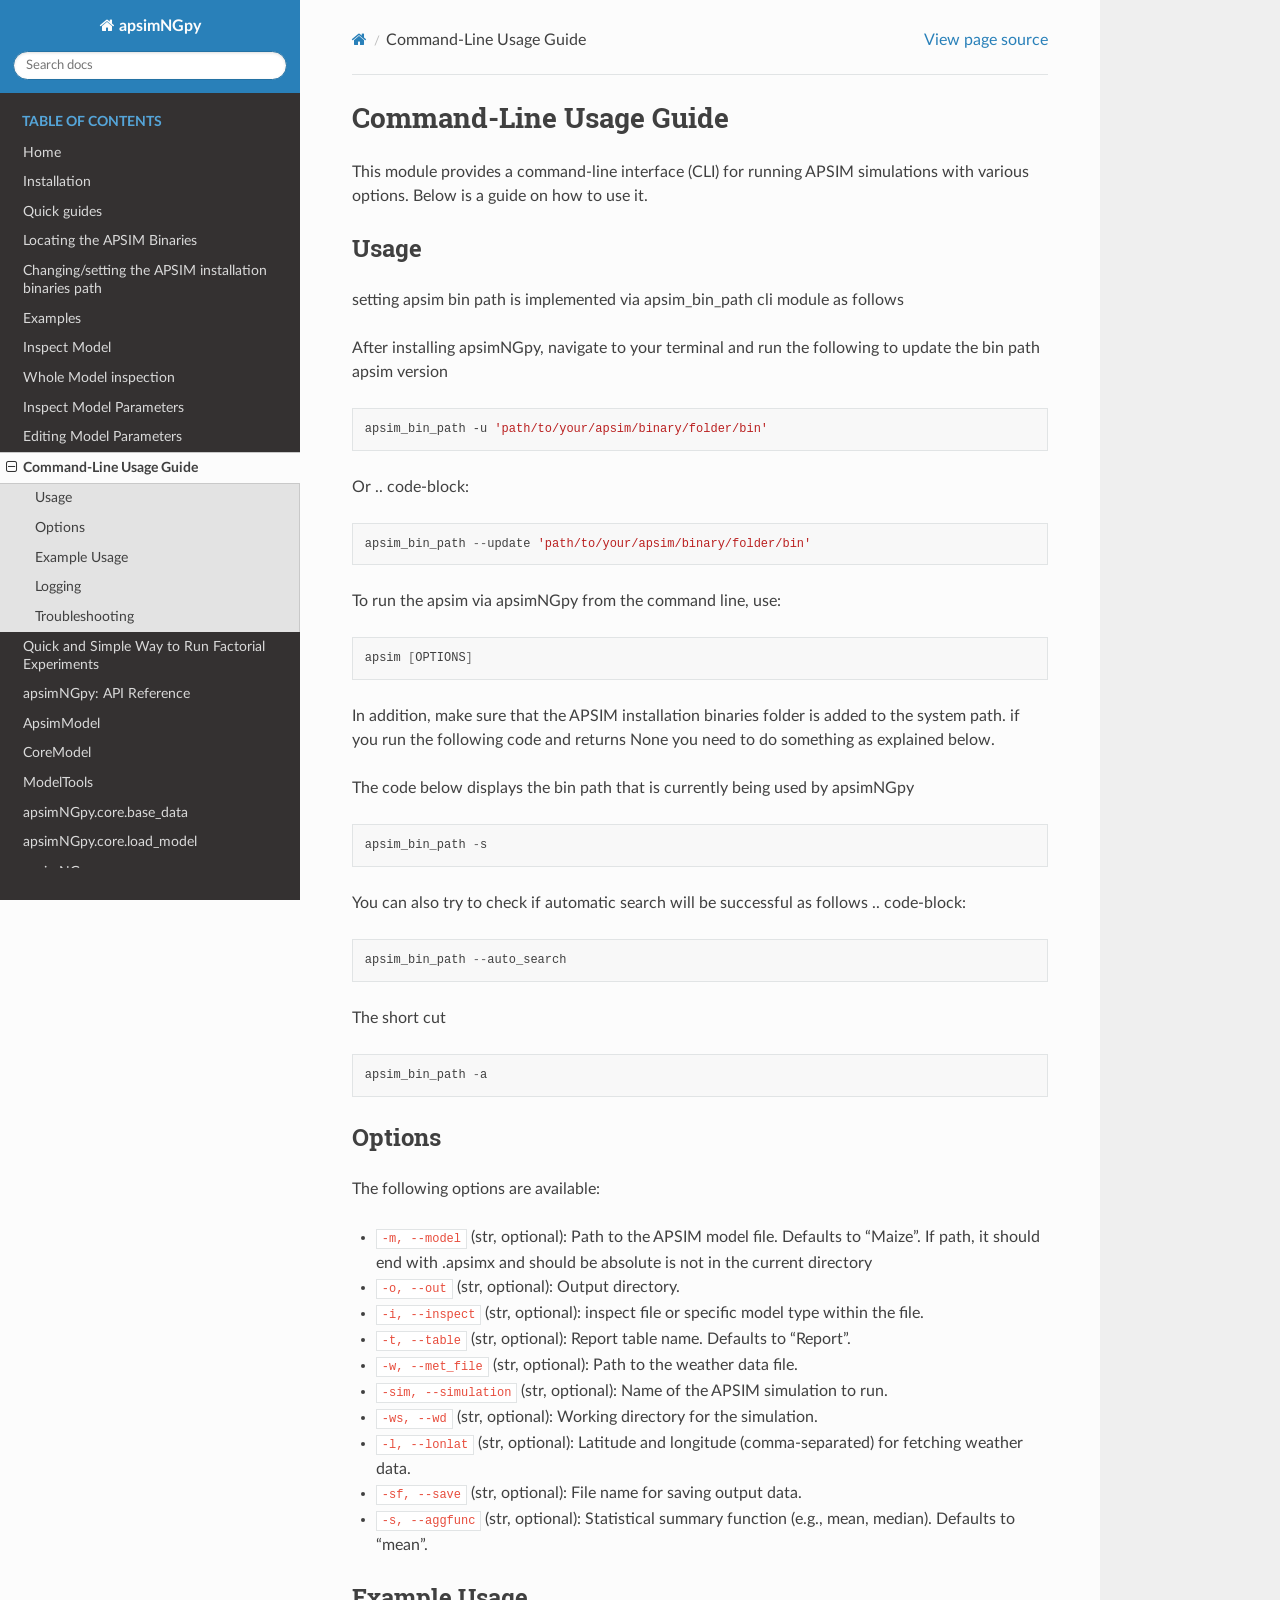
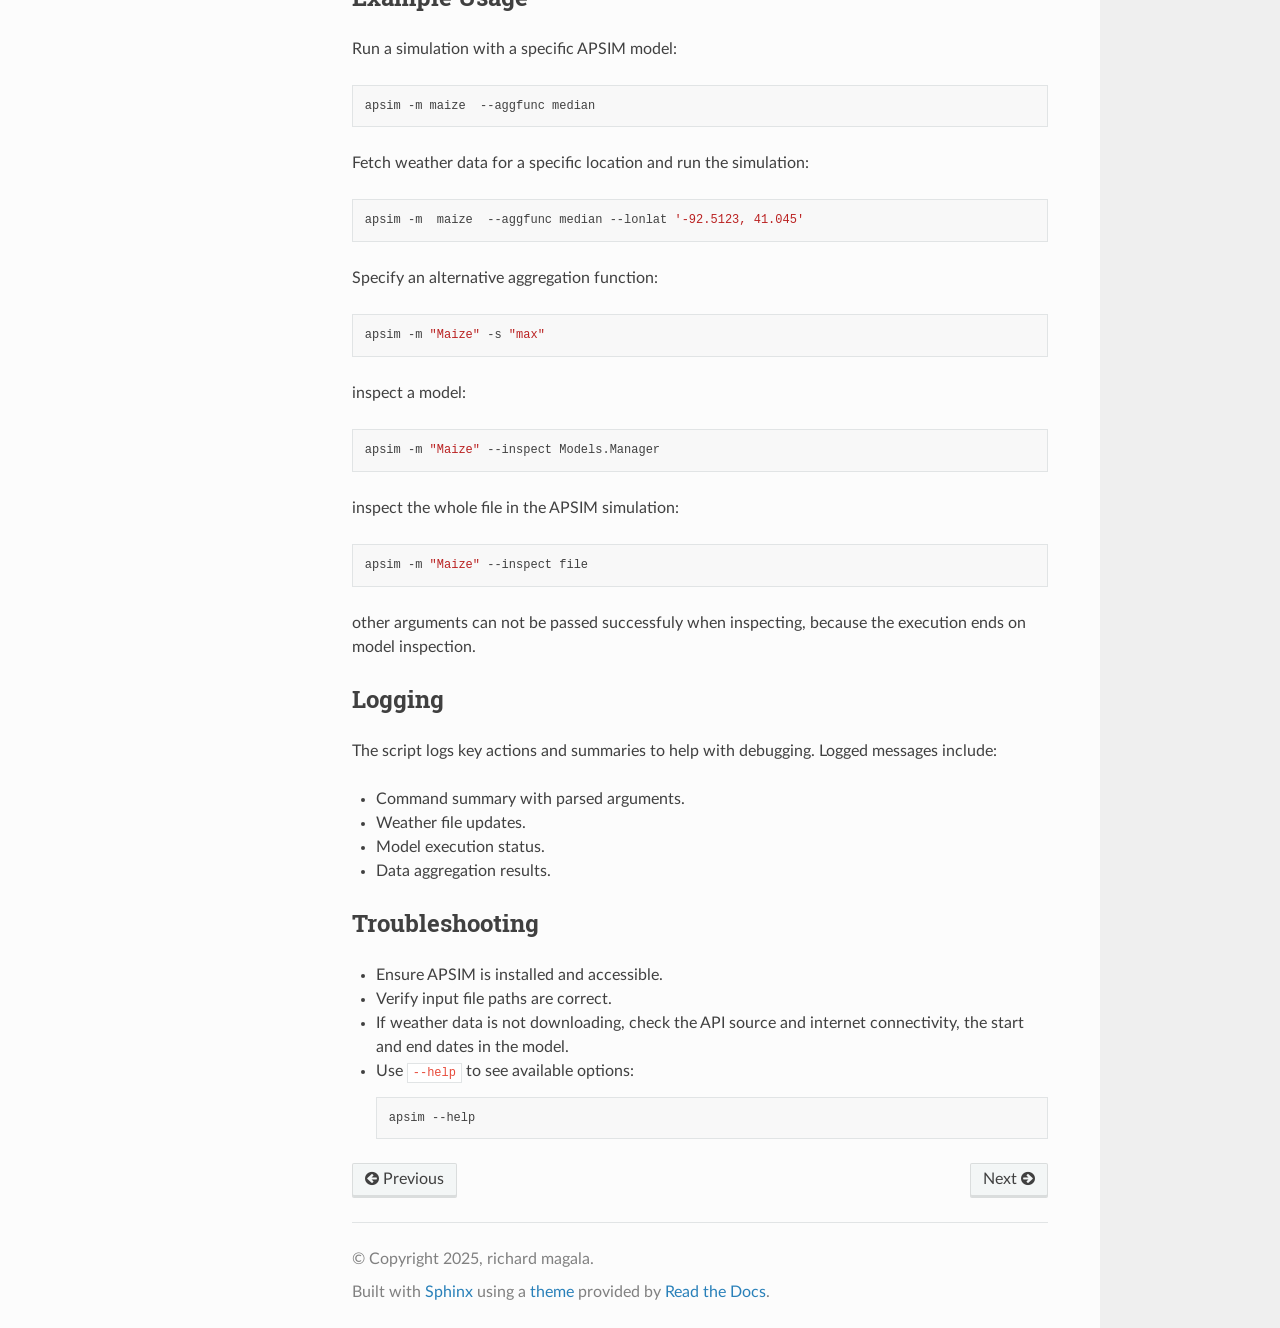
<file: cli.html>
<!DOCTYPE html>
<html class="writer-html5" lang="en" data-content_root="./">
<head>
  <meta charset="utf-8" /><meta name="viewport" content="width=device-width, initial-scale=1" />

  <meta name="viewport" content="width=device-width, initial-scale=1.0" />
  <title>Command-Line Usage Guide &mdash; apsimNGpy 0.32 documentation</title>
      <link rel="stylesheet" type="text/css" href="_static/pygments.css?v=80d5e7a1" />
      <link rel="stylesheet" type="text/css" href="_static/css/theme.css?v=e59714d7" />

  
      <script src="_static/jquery.js?v=5d32c60e"></script>
      <script src="_static/_sphinx_javascript_frameworks_compat.js?v=2cd50e6c"></script>
      <script src="_static/documentation_options.js?v=f60b3db5"></script>
      <script src="_static/doctools.js?v=9bcbadda"></script>
      <script src="_static/sphinx_highlight.js?v=dc90522c"></script>
    <script src="_static/js/theme.js"></script>
    <link rel="index" title="Index" href="genindex.html" />
    <link rel="search" title="Search" href="search.html" />
    <link rel="next" title="Quick and Simple Way to Run Factorial Experiments" href="factorial_experiments.html" />
    <link rel="prev" title="Editing Model Parameters" href="edit.html" /> 
</head>

<body class="wy-body-for-nav"> 
  <div class="wy-grid-for-nav">
    <nav data-toggle="wy-nav-shift" class="wy-nav-side">
      <div class="wy-side-scroll">
        <div class="wy-side-nav-search" >

          
          
          <a href="index.html" class="icon icon-home">
            apsimNGpy
          </a>
<div role="search">
  <form id="rtd-search-form" class="wy-form" action="search.html" method="get">
    <input type="text" name="q" placeholder="Search docs" aria-label="Search docs" />
    <input type="hidden" name="check_keywords" value="yes" />
    <input type="hidden" name="area" value="default" />
  </form>
</div>
        </div><div class="wy-menu wy-menu-vertical" data-spy="affix" role="navigation" aria-label="Navigation menu">
              <p class="caption" role="heading"><span class="caption-text">Table of Contents</span></p>
<ul class="current">
<li class="toctree-l1"><a class="reference internal" href="index.html">Home</a></li>
<li class="toctree-l1"><a class="reference internal" href="getting%20started.html">Installation</a></li>
<li class="toctree-l1"><a class="reference internal" href="getting%20started.html#quick-guides">Quick guides</a></li>
<li class="toctree-l1"><a class="reference internal" href="getting%20started.html#locating-the-apsim-binaries">Locating the APSIM Binaries</a></li>
<li class="toctree-l1"><a class="reference internal" href="getting%20started.html#changing-setting-the-apsim-installation-binaries-path">Changing/setting the APSIM installation binaries path</a></li>
<li class="toctree-l1"><a class="reference internal" href="Usage.html">Examples</a></li>
<li class="toctree-l1"><a class="reference internal" href="model%20inspection.html">Inspect Model</a></li>
<li class="toctree-l1"><a class="reference internal" href="model%20inspection.html#whole-model-inspection">Whole Model inspection</a></li>
<li class="toctree-l1"><a class="reference internal" href="inspect_model_parameters.html">Inspect Model Parameters</a></li>
<li class="toctree-l1"><a class="reference internal" href="edit.html">Editing Model Parameters</a></li>
<li class="toctree-l1 current"><a class="current reference internal" href="#">Command-Line Usage Guide</a><ul>
<li class="toctree-l2"><a class="reference internal" href="#usage">Usage</a></li>
<li class="toctree-l2"><a class="reference internal" href="#options">Options</a></li>
<li class="toctree-l2"><a class="reference internal" href="#example-usage">Example Usage</a></li>
<li class="toctree-l2"><a class="reference internal" href="#logging">Logging</a></li>
<li class="toctree-l2"><a class="reference internal" href="#troubleshooting">Troubleshooting</a></li>
</ul>
</li>
<li class="toctree-l1"><a class="reference internal" href="factorial_experiments.html">Quick and Simple Way to Run Factorial Experiments</a></li>
<li class="toctree-l1"><a class="reference internal" href="api.html">apsimNGpy: API Reference</a></li>
<li class="toctree-l1"><a class="reference internal" href="api.html#apsimmodel">ApsimModel</a></li>
<li class="toctree-l1"><a class="reference internal" href="api.html#coremodel">CoreModel</a></li>
<li class="toctree-l1"><a class="reference internal" href="api.html#modeltools">ModelTools</a></li>
<li class="toctree-l1"><a class="reference internal" href="api.html#apsimngpy-core-base-data">apsimNGpy.core.base_data</a></li>
<li class="toctree-l1"><a class="reference internal" href="api.html#apsimngpy-core-load-model">apsimNGpy.core.load_model</a></li>
<li class="toctree-l1"><a class="reference internal" href="api.html#apsimngpy-core-runner">apsimNGpy.core.runner</a></li>
<li class="toctree-l1"><a class="reference internal" href="api.html#apsimngpy-core-utils-database-utils">apsimNGpy.core_utils.database_utils</a></li>
<li class="toctree-l1"><a class="reference internal" href="api.html#apsimngpy-manager-soilmanager">apsimNGpy.manager.soilmanager</a></li>
<li class="toctree-l1"><a class="reference internal" href="api.html#apsimngpy-manager-weathermanager">apsimNGpy.manager.weathermanager</a></li>
<li class="toctree-l1"><a class="reference internal" href="api.html#apsimngpy-parallel-process">apsimNGpy.parallel.process</a></li>
<li class="toctree-l1"><a class="reference internal" href="api.html#apsimngpy-validation-evaluator">apsimNGpy.validation.evaluator</a></li>
</ul>

        </div>
      </div>
    </nav>

    <section data-toggle="wy-nav-shift" class="wy-nav-content-wrap"><nav class="wy-nav-top" aria-label="Mobile navigation menu" >
          <i data-toggle="wy-nav-top" class="fa fa-bars"></i>
          <a href="index.html">apsimNGpy</a>
      </nav>

      <div class="wy-nav-content">
        <div class="rst-content">
          <div role="navigation" aria-label="Page navigation">
  <ul class="wy-breadcrumbs">
      <li><a href="index.html" class="icon icon-home" aria-label="Home"></a></li>
      <li class="breadcrumb-item active">Command-Line Usage Guide</li>
      <li class="wy-breadcrumbs-aside">
            <a href="_sources/cli.rst.txt" rel="nofollow"> View page source</a>
      </li>
  </ul>
  <hr/>
</div>
          <div role="main" class="document" itemscope="itemscope" itemtype="http://schema.org/Article">
           <div itemprop="articleBody">
             
  <section id="command-line-usage-guide">
<span id="cli-usage"></span><h1>Command-Line Usage Guide<a class="headerlink" href="#command-line-usage-guide" title="Link to this heading"></a></h1>
<p>This module provides a command-line interface (CLI) for running APSIM simulations with various options. Below is a guide on how to use it.</p>
<section id="usage">
<h2>Usage<a class="headerlink" href="#usage" title="Link to this heading"></a></h2>
<p>setting apsim bin path is implemented via apsim_bin_path cli module as follows</p>
<p>After installing apsimNGpy, navigate to your terminal and run the following to update the bin path apsim version</p>
<div class="highlight-bash notranslate"><div class="highlight"><pre><span></span>apsim_bin_path<span class="w"> </span>-u<span class="w"> </span><span class="s1">&#39;path/to/your/apsim/binary/folder/bin&#39;</span>
</pre></div>
</div>
<p>Or
.. code-block:</p>
<div class="highlight-default notranslate"><div class="highlight"><pre><span></span><span class="n">apsim_bin_path</span> <span class="o">--</span><span class="n">update</span> <span class="s1">&#39;path/to/your/apsim/binary/folder/bin&#39;</span>
</pre></div>
</div>
<p>To run the apsim via apsimNGpy from the command line, use:</p>
<div class="highlight-bash notranslate"><div class="highlight"><pre><span></span>apsim<span class="w"> </span><span class="o">[</span>OPTIONS<span class="o">]</span>
</pre></div>
</div>
<p>In addition, make sure that the APSIM installation binaries folder is added to the system path. if you run the following code and returns None you need to do something as explained below.</p>
<p>The code below displays the bin path that is currently being used by apsimNGpy</p>
<div class="highlight-default notranslate"><div class="highlight"><pre><span></span><span class="n">apsim_bin_path</span> <span class="o">-</span><span class="n">s</span>
</pre></div>
</div>
<p>You can also try to check if automatic search will be successful as follows
.. code-block:</p>
<div class="highlight-default notranslate"><div class="highlight"><pre><span></span><span class="n">apsim_bin_path</span> <span class="o">--</span><span class="n">auto_search</span>
</pre></div>
</div>
<p>The short cut</p>
<div class="highlight-default notranslate"><div class="highlight"><pre><span></span><span class="n">apsim_bin_path</span> <span class="o">-</span><span class="n">a</span>
</pre></div>
</div>
</section>
<section id="options">
<h2>Options<a class="headerlink" href="#options" title="Link to this heading"></a></h2>
<p>The following options are available:</p>
<ul class="simple">
<li><p><code class="docutils literal notranslate"><span class="pre">-m,</span> <span class="pre">--model</span></code> (str, optional): Path to the APSIM model file. Defaults to “Maize”. If path, it should end with .apsimx and should be absolute is not in the current directory</p></li>
<li><p><code class="docutils literal notranslate"><span class="pre">-o,</span> <span class="pre">--out</span></code> (str, optional): Output directory.</p></li>
<li><p><code class="docutils literal notranslate"><span class="pre">-i,</span> <span class="pre">--inspect</span></code> (str, optional): inspect file or specific model type within the file.</p></li>
<li><p><code class="docutils literal notranslate"><span class="pre">-t,</span> <span class="pre">--table</span></code> (str, optional): Report table name. Defaults to “Report”.</p></li>
<li><p><code class="docutils literal notranslate"><span class="pre">-w,</span> <span class="pre">--met_file</span></code> (str, optional): Path to the weather data file.</p></li>
<li><p><code class="docutils literal notranslate"><span class="pre">-sim,</span> <span class="pre">--simulation</span></code> (str, optional): Name of the APSIM simulation to run.</p></li>
<li><p><code class="docutils literal notranslate"><span class="pre">-ws,</span> <span class="pre">--wd</span></code> (str, optional): Working directory for the simulation.</p></li>
<li><p><code class="docutils literal notranslate"><span class="pre">-l,</span> <span class="pre">--lonlat</span></code> (str, optional): Latitude and longitude (comma-separated) for fetching weather data.</p></li>
<li><p><code class="docutils literal notranslate"><span class="pre">-sf,</span> <span class="pre">--save</span></code> (str, optional): File name for saving output data.</p></li>
<li><p><code class="docutils literal notranslate"><span class="pre">-s,</span> <span class="pre">--aggfunc</span></code> (str, optional): Statistical summary function (e.g., mean, median). Defaults to “mean”.</p></li>
</ul>
</section>
<section id="example-usage">
<h2>Example Usage<a class="headerlink" href="#example-usage" title="Link to this heading"></a></h2>
<p>Run a simulation with a specific APSIM model:</p>
<div class="highlight-bash notranslate"><div class="highlight"><pre><span></span>apsim<span class="w"> </span>-m<span class="w"> </span>maize<span class="w">  </span>--aggfunc<span class="w"> </span>median
</pre></div>
</div>
<p>Fetch weather data for a specific location and run the simulation:</p>
<div class="highlight-bash notranslate"><div class="highlight"><pre><span></span>apsim<span class="w"> </span>-m<span class="w">  </span>maize<span class="w">  </span>--aggfunc<span class="w"> </span>median<span class="w"> </span>--lonlat<span class="w"> </span><span class="s1">&#39;-92.5123, 41.045&#39;</span>
</pre></div>
</div>
<p>Specify an alternative aggregation function:</p>
<div class="highlight-bash notranslate"><div class="highlight"><pre><span></span>apsim<span class="w"> </span>-m<span class="w"> </span><span class="s2">&quot;Maize&quot;</span><span class="w"> </span>-s<span class="w"> </span><span class="s2">&quot;max&quot;</span>
</pre></div>
</div>
<p>inspect a model:</p>
<div class="highlight-bash notranslate"><div class="highlight"><pre><span></span>apsim<span class="w"> </span>-m<span class="w"> </span><span class="s2">&quot;Maize&quot;</span><span class="w"> </span>--inspect<span class="w"> </span>Models.Manager
</pre></div>
</div>
<p>inspect the whole file in the APSIM simulation:</p>
<div class="highlight-bash notranslate"><div class="highlight"><pre><span></span>apsim<span class="w"> </span>-m<span class="w"> </span><span class="s2">&quot;Maize&quot;</span><span class="w"> </span>--inspect<span class="w"> </span>file
</pre></div>
</div>
<p>other arguments can not be passed successfuly when inspecting, because the execution ends on model inspection.</p>
</section>
<section id="logging">
<h2>Logging<a class="headerlink" href="#logging" title="Link to this heading"></a></h2>
<p>The script logs key actions and summaries to help with debugging. Logged messages include:</p>
<ul class="simple">
<li><p>Command summary with parsed arguments.</p></li>
<li><p>Weather file updates.</p></li>
<li><p>Model execution status.</p></li>
<li><p>Data aggregation results.</p></li>
</ul>
</section>
<section id="troubleshooting">
<h2>Troubleshooting<a class="headerlink" href="#troubleshooting" title="Link to this heading"></a></h2>
<ul>
<li><p>Ensure APSIM is installed and accessible.</p></li>
<li><p>Verify input file paths are correct.</p></li>
<li><p>If weather data is not downloading, check the API source and internet connectivity, the start and end dates in the model.</p></li>
<li><p>Use <code class="docutils literal notranslate"><span class="pre">--help</span></code> to see available options:</p>
<div class="highlight-bash notranslate"><div class="highlight"><pre><span></span>apsim<span class="w"> </span>--help
</pre></div>
</div>
</li>
</ul>
</section>
</section>


           </div>
          </div>
          <footer><div class="rst-footer-buttons" role="navigation" aria-label="Footer">
        <a href="edit.html" class="btn btn-neutral float-left" title="Editing Model Parameters" accesskey="p" rel="prev"><span class="fa fa-arrow-circle-left" aria-hidden="true"></span> Previous</a>
        <a href="factorial_experiments.html" class="btn btn-neutral float-right" title="Quick and Simple Way to Run Factorial Experiments" accesskey="n" rel="next">Next <span class="fa fa-arrow-circle-right" aria-hidden="true"></span></a>
    </div>

  <hr/>

  <div role="contentinfo">
    <p>&#169; Copyright 2025, richard magala.</p>
  </div>

  Built with <a href="https://www.sphinx-doc.org/">Sphinx</a> using a
    <a href="https://github.com/readthedocs/sphinx_rtd_theme">theme</a>
    provided by <a href="https://readthedocs.org">Read the Docs</a>.
   

</footer>
        </div>
      </div>
    </section>
  </div>
  <script>
      jQuery(function () {
          SphinxRtdTheme.Navigation.enable(true);
      });
  </script> 

</body>
</html>
</file>
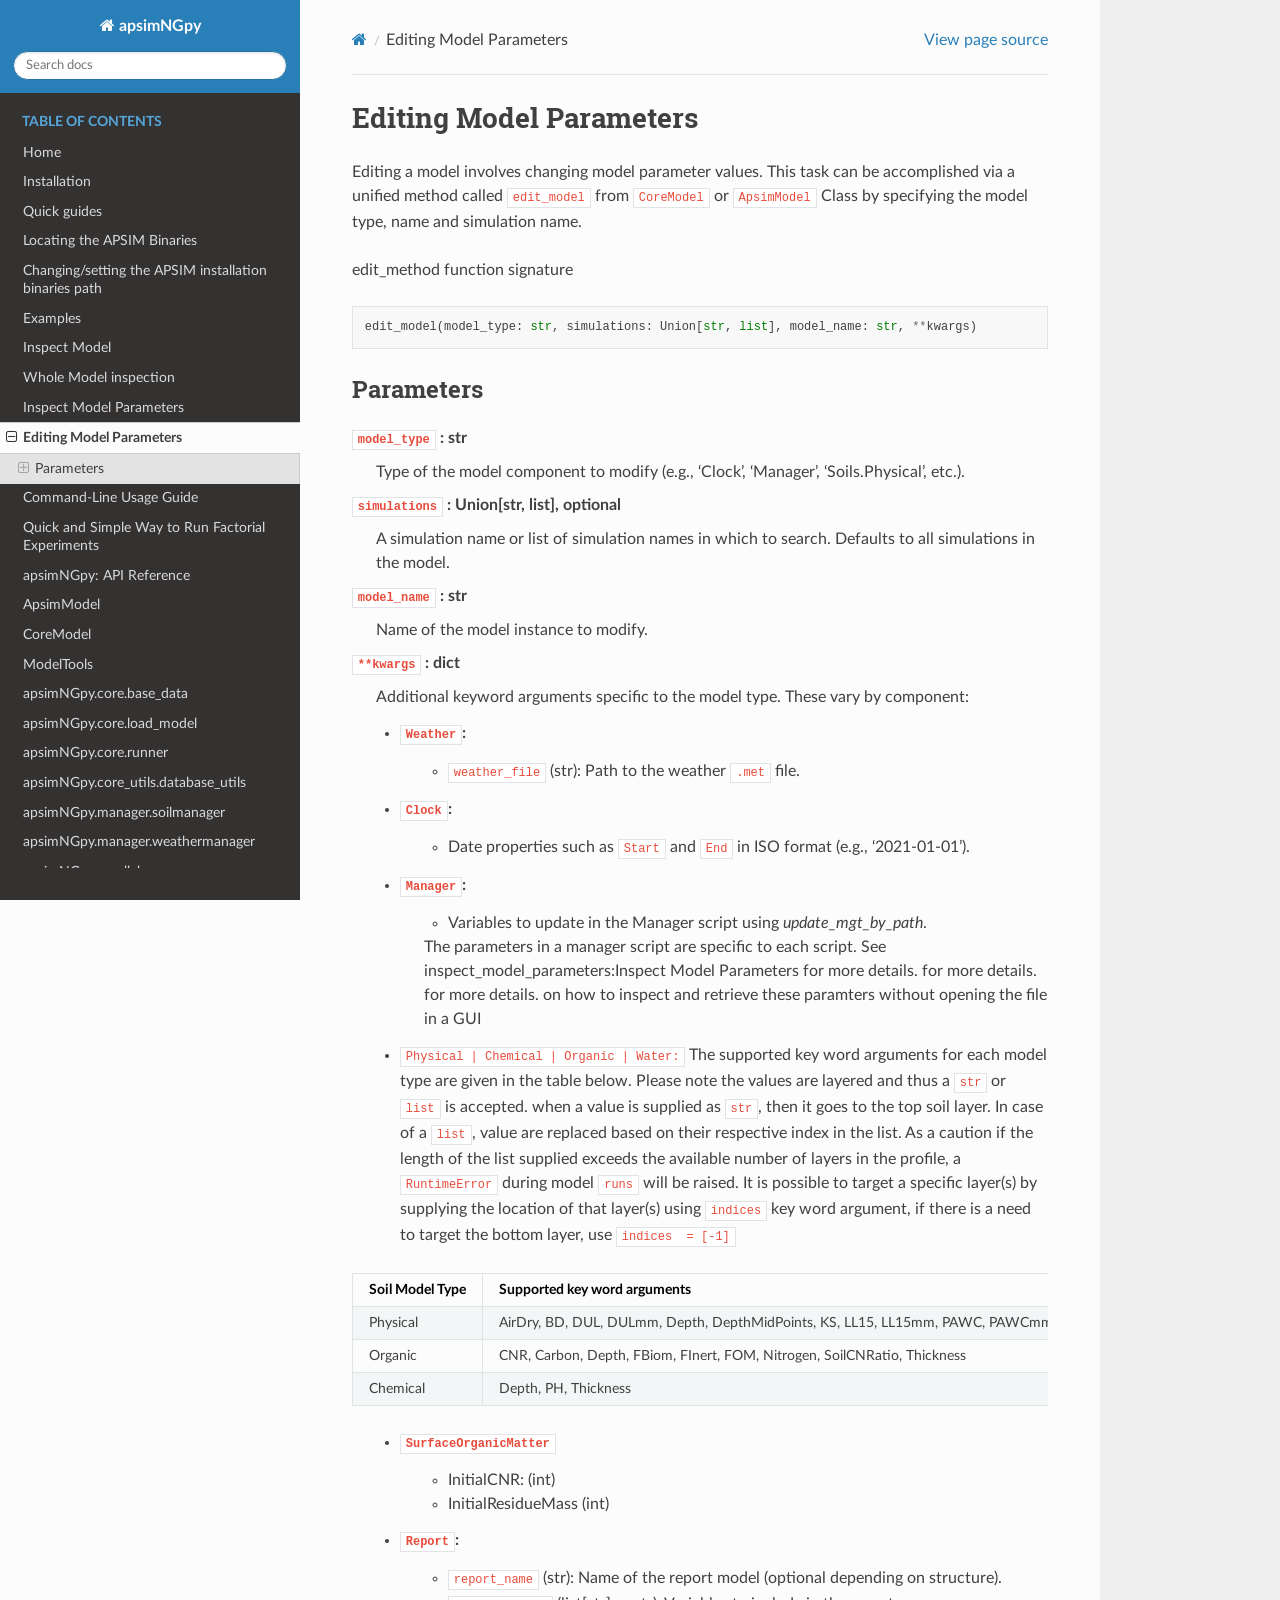
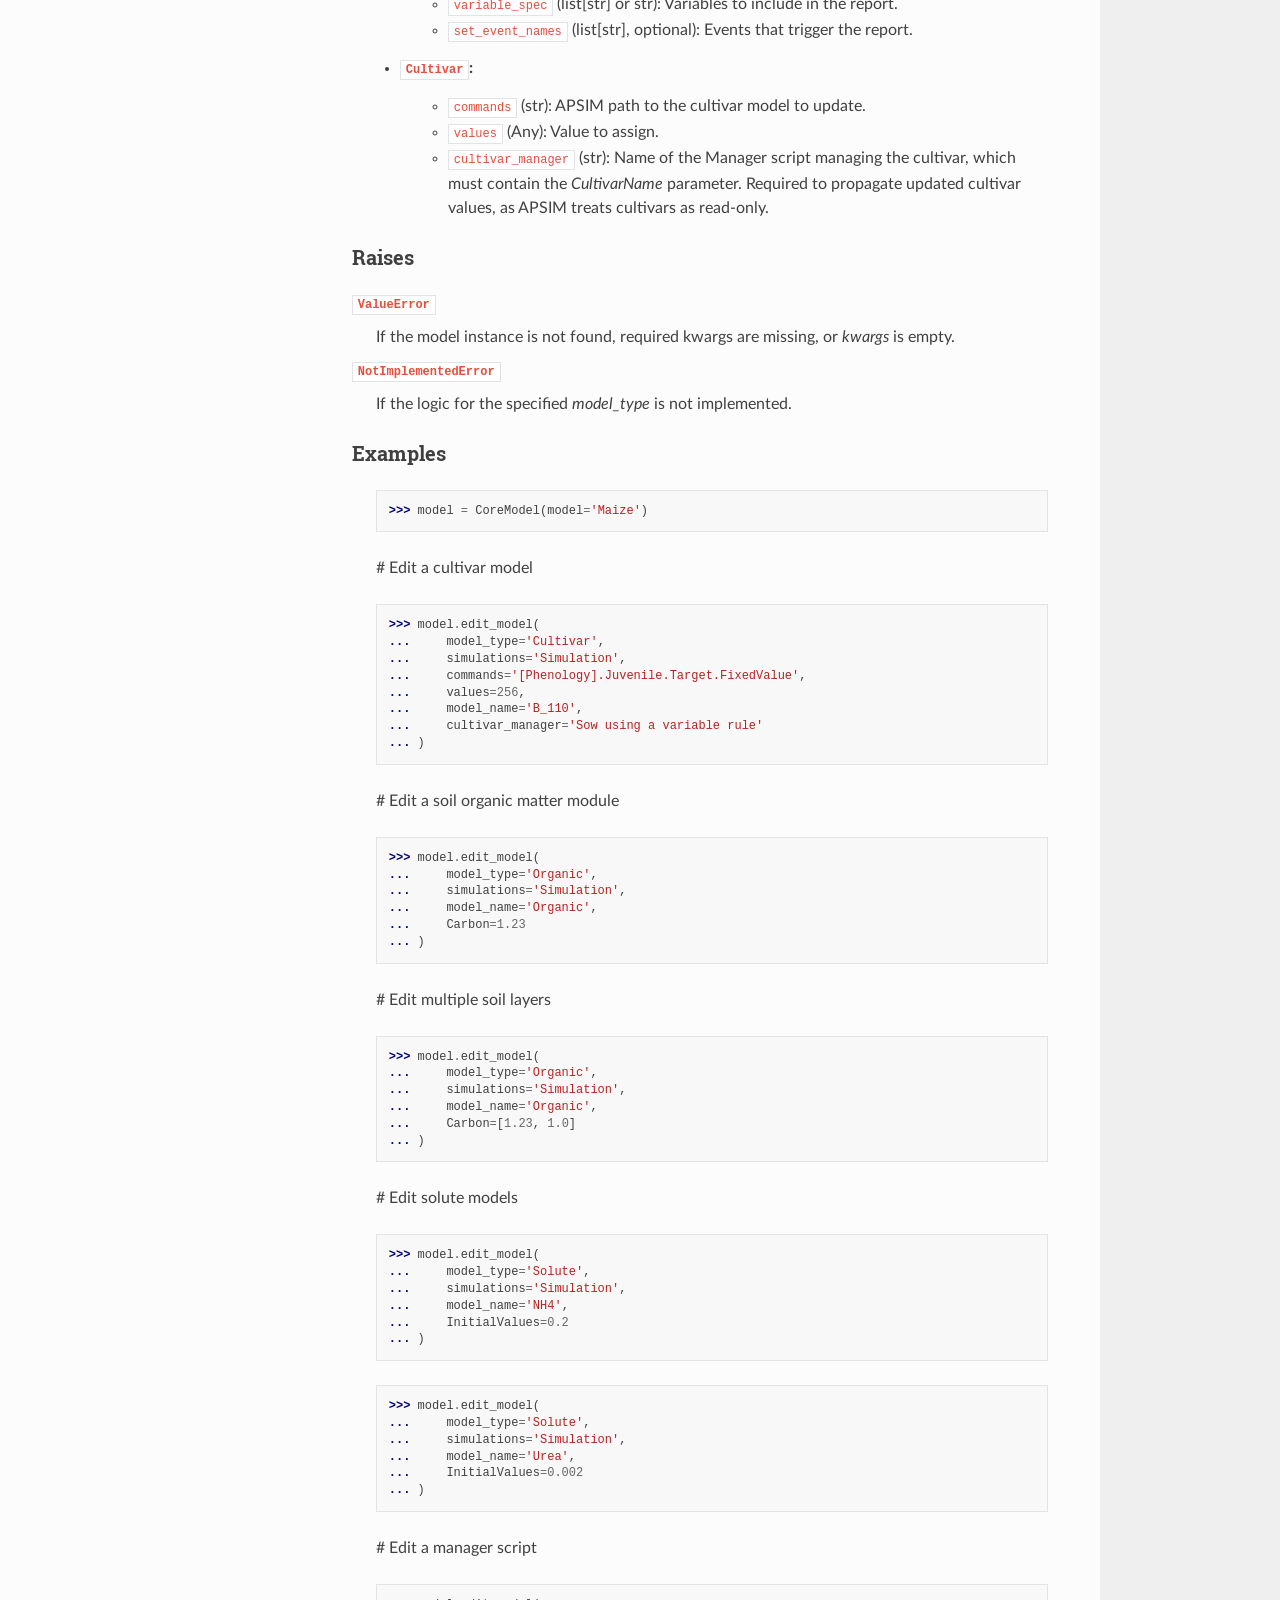
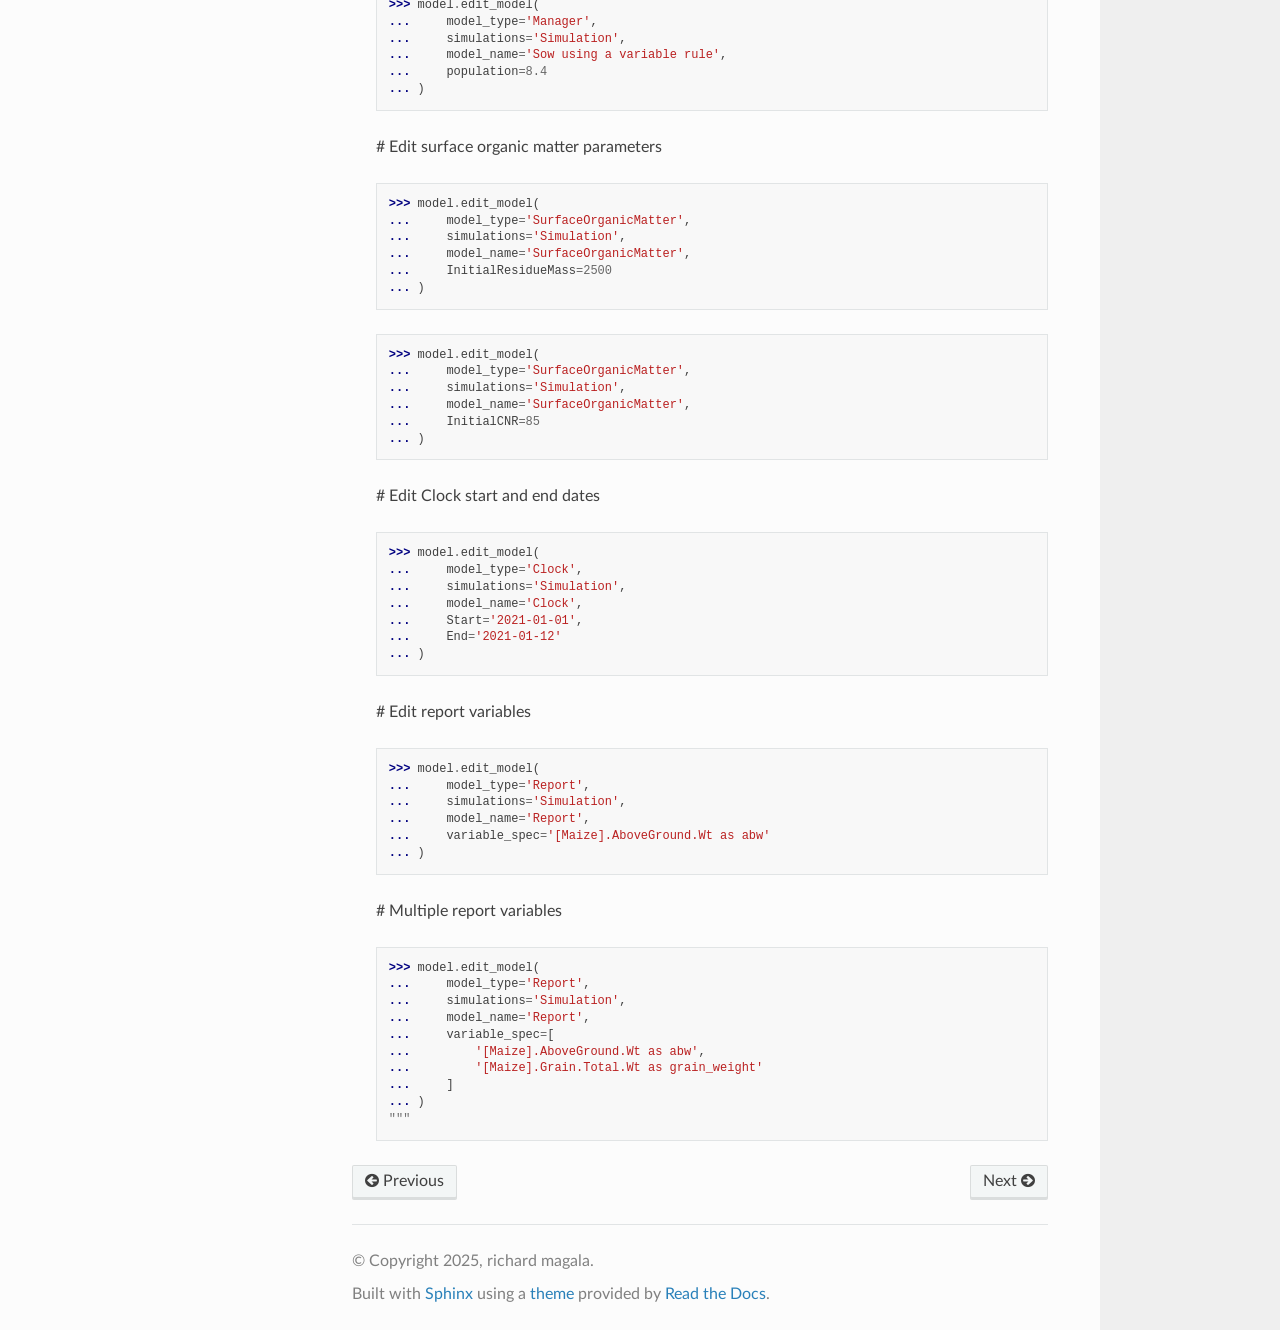
<file: edit.html>
<!DOCTYPE html>
<html class="writer-html5" lang="en" data-content_root="./">
<head>
  <meta charset="utf-8" /><meta name="viewport" content="width=device-width, initial-scale=1" />

  <meta name="viewport" content="width=device-width, initial-scale=1.0" />
  <title>Editing Model Parameters &mdash; apsimNGpy 0.32 documentation</title>
      <link rel="stylesheet" type="text/css" href="_static/pygments.css?v=80d5e7a1" />
      <link rel="stylesheet" type="text/css" href="_static/css/theme.css?v=e59714d7" />

  
      <script src="_static/jquery.js?v=5d32c60e"></script>
      <script src="_static/_sphinx_javascript_frameworks_compat.js?v=2cd50e6c"></script>
      <script src="_static/documentation_options.js?v=f60b3db5"></script>
      <script src="_static/doctools.js?v=9bcbadda"></script>
      <script src="_static/sphinx_highlight.js?v=dc90522c"></script>
    <script src="_static/js/theme.js"></script>
    <link rel="index" title="Index" href="genindex.html" />
    <link rel="search" title="Search" href="search.html" />
    <link rel="next" title="Command-Line Usage Guide" href="cli.html" />
    <link rel="prev" title="Inspect Model Parameters" href="inspect_model_parameters.html" /> 
</head>

<body class="wy-body-for-nav"> 
  <div class="wy-grid-for-nav">
    <nav data-toggle="wy-nav-shift" class="wy-nav-side">
      <div class="wy-side-scroll">
        <div class="wy-side-nav-search" >

          
          
          <a href="index.html" class="icon icon-home">
            apsimNGpy
          </a>
<div role="search">
  <form id="rtd-search-form" class="wy-form" action="search.html" method="get">
    <input type="text" name="q" placeholder="Search docs" aria-label="Search docs" />
    <input type="hidden" name="check_keywords" value="yes" />
    <input type="hidden" name="area" value="default" />
  </form>
</div>
        </div><div class="wy-menu wy-menu-vertical" data-spy="affix" role="navigation" aria-label="Navigation menu">
              <p class="caption" role="heading"><span class="caption-text">Table of Contents</span></p>
<ul class="current">
<li class="toctree-l1"><a class="reference internal" href="index.html">Home</a></li>
<li class="toctree-l1"><a class="reference internal" href="getting%20started.html">Installation</a></li>
<li class="toctree-l1"><a class="reference internal" href="getting%20started.html#quick-guides">Quick guides</a></li>
<li class="toctree-l1"><a class="reference internal" href="getting%20started.html#locating-the-apsim-binaries">Locating the APSIM Binaries</a></li>
<li class="toctree-l1"><a class="reference internal" href="getting%20started.html#changing-setting-the-apsim-installation-binaries-path">Changing/setting the APSIM installation binaries path</a></li>
<li class="toctree-l1"><a class="reference internal" href="Usage.html">Examples</a></li>
<li class="toctree-l1"><a class="reference internal" href="model%20inspection.html">Inspect Model</a></li>
<li class="toctree-l1"><a class="reference internal" href="model%20inspection.html#whole-model-inspection">Whole Model inspection</a></li>
<li class="toctree-l1"><a class="reference internal" href="inspect_model_parameters.html">Inspect Model Parameters</a></li>
<li class="toctree-l1 current"><a class="current reference internal" href="#">Editing Model Parameters</a><ul>
<li class="toctree-l2"><a class="reference internal" href="#parameters">Parameters</a><ul>
<li class="toctree-l3"><a class="reference internal" href="#raises">Raises</a></li>
<li class="toctree-l3"><a class="reference internal" href="#examples">Examples</a></li>
</ul>
</li>
</ul>
</li>
<li class="toctree-l1"><a class="reference internal" href="cli.html">Command-Line Usage Guide</a></li>
<li class="toctree-l1"><a class="reference internal" href="factorial_experiments.html">Quick and Simple Way to Run Factorial Experiments</a></li>
<li class="toctree-l1"><a class="reference internal" href="api.html">apsimNGpy: API Reference</a></li>
<li class="toctree-l1"><a class="reference internal" href="api.html#apsimmodel">ApsimModel</a></li>
<li class="toctree-l1"><a class="reference internal" href="api.html#coremodel">CoreModel</a></li>
<li class="toctree-l1"><a class="reference internal" href="api.html#modeltools">ModelTools</a></li>
<li class="toctree-l1"><a class="reference internal" href="api.html#apsimngpy-core-base-data">apsimNGpy.core.base_data</a></li>
<li class="toctree-l1"><a class="reference internal" href="api.html#apsimngpy-core-load-model">apsimNGpy.core.load_model</a></li>
<li class="toctree-l1"><a class="reference internal" href="api.html#apsimngpy-core-runner">apsimNGpy.core.runner</a></li>
<li class="toctree-l1"><a class="reference internal" href="api.html#apsimngpy-core-utils-database-utils">apsimNGpy.core_utils.database_utils</a></li>
<li class="toctree-l1"><a class="reference internal" href="api.html#apsimngpy-manager-soilmanager">apsimNGpy.manager.soilmanager</a></li>
<li class="toctree-l1"><a class="reference internal" href="api.html#apsimngpy-manager-weathermanager">apsimNGpy.manager.weathermanager</a></li>
<li class="toctree-l1"><a class="reference internal" href="api.html#apsimngpy-parallel-process">apsimNGpy.parallel.process</a></li>
<li class="toctree-l1"><a class="reference internal" href="api.html#apsimngpy-validation-evaluator">apsimNGpy.validation.evaluator</a></li>
</ul>

        </div>
      </div>
    </nav>

    <section data-toggle="wy-nav-shift" class="wy-nav-content-wrap"><nav class="wy-nav-top" aria-label="Mobile navigation menu" >
          <i data-toggle="wy-nav-top" class="fa fa-bars"></i>
          <a href="index.html">apsimNGpy</a>
      </nav>

      <div class="wy-nav-content">
        <div class="rst-content">
          <div role="navigation" aria-label="Page navigation">
  <ul class="wy-breadcrumbs">
      <li><a href="index.html" class="icon icon-home" aria-label="Home"></a></li>
      <li class="breadcrumb-item active">Editing Model Parameters</li>
      <li class="wy-breadcrumbs-aside">
            <a href="_sources/edit.rst.txt" rel="nofollow"> View page source</a>
      </li>
  </ul>
  <hr/>
</div>
          <div role="main" class="document" itemscope="itemscope" itemtype="http://schema.org/Article">
           <div itemprop="articleBody">
             
  <section id="editing-model-parameters">
<h1>Editing Model Parameters<a class="headerlink" href="#editing-model-parameters" title="Link to this heading"></a></h1>
<p>Editing a model involves changing model parameter values. This task can be accomplished via a unified method called <code class="docutils literal notranslate"><span class="pre">edit_model</span></code> from <code class="docutils literal notranslate"><span class="pre">CoreModel</span></code> or <code class="docutils literal notranslate"><span class="pre">ApsimModel</span></code> Class
by specifying the model type, name and simulation name.</p>
<p>edit_method function signature</p>
<div class="highlight-python notranslate"><div class="highlight"><pre><span></span><span class="n">edit_model</span><span class="p">(</span><span class="n">model_type</span><span class="p">:</span> <span class="nb">str</span><span class="p">,</span> <span class="n">simulations</span><span class="p">:</span> <span class="n">Union</span><span class="p">[</span><span class="nb">str</span><span class="p">,</span> <span class="nb">list</span><span class="p">],</span> <span class="n">model_name</span><span class="p">:</span> <span class="nb">str</span><span class="p">,</span> <span class="o">**</span><span class="n">kwargs</span><span class="p">)</span>
</pre></div>
</div>
<section id="parameters">
<h2>Parameters<a class="headerlink" href="#parameters" title="Link to this heading"></a></h2>
<dl>
<dt><code class="docutils literal notranslate"><span class="pre">model_type</span></code><span class="classifier">str</span></dt><dd><p>Type of the model component to modify (e.g., ‘Clock’, ‘Manager’, ‘Soils.Physical’, etc.).</p>
</dd>
<dt><code class="docutils literal notranslate"><span class="pre">simulations</span></code><span class="classifier">Union[str, list], optional</span></dt><dd><p>A simulation name or list of simulation names in which to search. Defaults to all simulations in the model.</p>
</dd>
<dt><code class="docutils literal notranslate"><span class="pre">model_name</span></code><span class="classifier">str</span></dt><dd><p>Name of the model instance to modify.</p>
</dd>
<dt><code class="docutils literal notranslate"><span class="pre">**kwargs</span></code><span class="classifier">dict</span></dt><dd><p>Additional keyword arguments specific to the model type. These vary by component:</p>
<ul>
<li><dl class="simple">
<dt><code class="docutils literal notranslate"><span class="pre">Weather</span></code>:</dt><dd><ul class="simple">
<li><p><code class="docutils literal notranslate"><span class="pre">weather_file</span></code> (str): Path to the weather <code class="docutils literal notranslate"><span class="pre">.met</span></code> file.</p></li>
</ul>
</dd>
</dl>
</li>
<li><dl class="simple">
<dt><code class="docutils literal notranslate"><span class="pre">Clock</span></code>:</dt><dd><ul class="simple">
<li><p>Date properties such as <code class="docutils literal notranslate"><span class="pre">Start</span></code> and <code class="docutils literal notranslate"><span class="pre">End</span></code> in ISO format (e.g., ‘2021-01-01’).</p></li>
</ul>
</dd>
</dl>
</li>
<li><dl>
<dt><code class="docutils literal notranslate"><span class="pre">Manager</span></code>:</dt><dd><ul class="simple">
<li><p>Variables to update in the Manager script using <cite>update_mgt_by_path</cite>.</p></li>
</ul>
<p>The parameters in a manager script are specific to each script. See <span class="xref std std-ref">inspect_model_parameters:Inspect Model Parameters</span> for more details. for more details. for more details. on how to inspect and retrieve these paramters without opening the file in a GUI</p>
</dd>
</dl>
</li>
<li><p><code class="docutils literal notranslate"><span class="pre">Physical</span> <span class="pre">|</span> <span class="pre">Chemical</span> <span class="pre">|</span> <span class="pre">Organic</span> <span class="pre">|</span> <span class="pre">Water:</span></code>
The supported key word arguments for each model type are given in the table below. Please note the values are layered and thus a <code class="docutils literal notranslate"><span class="pre">str</span></code> or <code class="docutils literal notranslate"><span class="pre">list</span></code> is accepted.
when a value is supplied as <code class="docutils literal notranslate"><span class="pre">str</span></code>, then it goes to the top soil layer. In case of a <code class="docutils literal notranslate"><span class="pre">list</span></code>, value are replaced based on their respective index in the list.
As a caution if the length of the list supplied exceeds the available number of layers in the profile, a <code class="docutils literal notranslate"><span class="pre">RuntimeError</span></code> during model <code class="docutils literal notranslate"><span class="pre">runs</span></code> will be raised.
It is possible to target a specific layer(s) by supplying the location of that layer(s) using <code class="docutils literal notranslate"><span class="pre">indices</span></code> key word argument, if there is a need to target the bottom layer, use <code class="docutils literal notranslate"><span class="pre">indices</span>&#160; <span class="pre">=</span> <span class="pre">[-1]</span></code></p></li>
</ul>
</dd>
</dl>
<table class="docutils align-default">
<thead>
<tr class="row-odd"><th class="head"><p>Soil Model Type</p></th>
<th class="head"><p><strong>Supported key word arguments</strong></p></th>
</tr>
</thead>
<tbody>
<tr class="row-even"><td><p>Physical</p></td>
<td><p>AirDry, BD, DUL, DULmm, Depth, DepthMidPoints, KS, LL15, LL15mm, PAWC, PAWCmm, SAT, SATmm, SW, SWmm, Thickness, ThicknessCumulative</p></td>
</tr>
<tr class="row-odd"><td><p>Organic</p></td>
<td><p>CNR, Carbon, Depth, FBiom, FInert, FOM, Nitrogen, SoilCNRatio, Thickness</p></td>
</tr>
<tr class="row-even"><td><p>Chemical</p></td>
<td><p>Depth, PH, Thickness</p></td>
</tr>
</tbody>
</table>
<blockquote>
<div><ul class="simple">
<li><dl class="simple">
<dt><code class="docutils literal notranslate"><span class="pre">SurfaceOrganicMatter</span></code></dt><dd><ul>
<li><p>InitialCNR: (int)</p></li>
<li><p>InitialResidueMass (int)</p></li>
</ul>
</dd>
</dl>
</li>
<li><dl class="simple">
<dt><code class="docutils literal notranslate"><span class="pre">Report</span></code>:</dt><dd><ul>
<li><p><code class="docutils literal notranslate"><span class="pre">report_name</span></code> (str): Name of the report model (optional depending on structure).</p></li>
<li><p><code class="docutils literal notranslate"><span class="pre">variable_spec</span></code> (list[str] or str): Variables to include in the report.</p></li>
<li><p><code class="docutils literal notranslate"><span class="pre">set_event_names</span></code> (list[str], optional): Events that trigger the report.</p></li>
</ul>
</dd>
</dl>
</li>
<li><dl class="simple">
<dt><code class="docutils literal notranslate"><span class="pre">Cultivar</span></code>:</dt><dd><ul>
<li><p><code class="docutils literal notranslate"><span class="pre">commands</span></code> (str): APSIM path to the cultivar model to update.</p></li>
<li><p><code class="docutils literal notranslate"><span class="pre">values</span></code> (Any): Value to assign.</p></li>
<li><p><code class="docutils literal notranslate"><span class="pre">cultivar_manager</span></code> (str): Name of the Manager script managing the cultivar, which must contain the <cite>CultivarName</cite> parameter. Required to propagate updated cultivar values, as APSIM treats cultivars as read-only.</p></li>
</ul>
</dd>
</dl>
</li>
</ul>
</div></blockquote>
<section id="raises">
<h3>Raises<a class="headerlink" href="#raises" title="Link to this heading"></a></h3>
<dl class="simple">
<dt><code class="docutils literal notranslate"><span class="pre">ValueError</span></code></dt><dd><p>If the model instance is not found, required kwargs are missing, or <cite>kwargs</cite> is empty.</p>
</dd>
<dt><code class="docutils literal notranslate"><span class="pre">NotImplementedError</span></code></dt><dd><p>If the logic for the specified <cite>model_type</cite> is not implemented.</p>
</dd>
</dl>
</section>
<section id="examples">
<h3>Examples<a class="headerlink" href="#examples" title="Link to this heading"></a></h3>
<blockquote>
<div><div class="doctest highlight-default notranslate"><div class="highlight"><pre><span></span><span class="gp">&gt;&gt;&gt; </span><span class="n">model</span> <span class="o">=</span> <span class="n">CoreModel</span><span class="p">(</span><span class="n">model</span><span class="o">=</span><span class="s1">&#39;Maize&#39;</span><span class="p">)</span>
</pre></div>
</div>
<p># Edit a cultivar model</p>
<div class="doctest highlight-default notranslate"><div class="highlight"><pre><span></span><span class="gp">&gt;&gt;&gt; </span><span class="n">model</span><span class="o">.</span><span class="n">edit_model</span><span class="p">(</span>
<span class="gp">... </span>    <span class="n">model_type</span><span class="o">=</span><span class="s1">&#39;Cultivar&#39;</span><span class="p">,</span>
<span class="gp">... </span>    <span class="n">simulations</span><span class="o">=</span><span class="s1">&#39;Simulation&#39;</span><span class="p">,</span>
<span class="gp">... </span>    <span class="n">commands</span><span class="o">=</span><span class="s1">&#39;[Phenology].Juvenile.Target.FixedValue&#39;</span><span class="p">,</span>
<span class="gp">... </span>    <span class="n">values</span><span class="o">=</span><span class="mi">256</span><span class="p">,</span>
<span class="gp">... </span>    <span class="n">model_name</span><span class="o">=</span><span class="s1">&#39;B_110&#39;</span><span class="p">,</span>
<span class="gp">... </span>    <span class="n">cultivar_manager</span><span class="o">=</span><span class="s1">&#39;Sow using a variable rule&#39;</span>
<span class="gp">... </span><span class="p">)</span>
</pre></div>
</div>
<p># Edit a soil organic matter module</p>
<div class="doctest highlight-default notranslate"><div class="highlight"><pre><span></span><span class="gp">&gt;&gt;&gt; </span><span class="n">model</span><span class="o">.</span><span class="n">edit_model</span><span class="p">(</span>
<span class="gp">... </span>    <span class="n">model_type</span><span class="o">=</span><span class="s1">&#39;Organic&#39;</span><span class="p">,</span>
<span class="gp">... </span>    <span class="n">simulations</span><span class="o">=</span><span class="s1">&#39;Simulation&#39;</span><span class="p">,</span>
<span class="gp">... </span>    <span class="n">model_name</span><span class="o">=</span><span class="s1">&#39;Organic&#39;</span><span class="p">,</span>
<span class="gp">... </span>    <span class="n">Carbon</span><span class="o">=</span><span class="mf">1.23</span>
<span class="gp">... </span><span class="p">)</span>
</pre></div>
</div>
<p># Edit multiple soil layers</p>
<div class="doctest highlight-default notranslate"><div class="highlight"><pre><span></span><span class="gp">&gt;&gt;&gt; </span><span class="n">model</span><span class="o">.</span><span class="n">edit_model</span><span class="p">(</span>
<span class="gp">... </span>    <span class="n">model_type</span><span class="o">=</span><span class="s1">&#39;Organic&#39;</span><span class="p">,</span>
<span class="gp">... </span>    <span class="n">simulations</span><span class="o">=</span><span class="s1">&#39;Simulation&#39;</span><span class="p">,</span>
<span class="gp">... </span>    <span class="n">model_name</span><span class="o">=</span><span class="s1">&#39;Organic&#39;</span><span class="p">,</span>
<span class="gp">... </span>    <span class="n">Carbon</span><span class="o">=</span><span class="p">[</span><span class="mf">1.23</span><span class="p">,</span> <span class="mf">1.0</span><span class="p">]</span>
<span class="gp">... </span><span class="p">)</span>
</pre></div>
</div>
<p># Edit solute models</p>
<div class="doctest highlight-default notranslate"><div class="highlight"><pre><span></span><span class="gp">&gt;&gt;&gt; </span><span class="n">model</span><span class="o">.</span><span class="n">edit_model</span><span class="p">(</span>
<span class="gp">... </span>    <span class="n">model_type</span><span class="o">=</span><span class="s1">&#39;Solute&#39;</span><span class="p">,</span>
<span class="gp">... </span>    <span class="n">simulations</span><span class="o">=</span><span class="s1">&#39;Simulation&#39;</span><span class="p">,</span>
<span class="gp">... </span>    <span class="n">model_name</span><span class="o">=</span><span class="s1">&#39;NH4&#39;</span><span class="p">,</span>
<span class="gp">... </span>    <span class="n">InitialValues</span><span class="o">=</span><span class="mf">0.2</span>
<span class="gp">... </span><span class="p">)</span>
</pre></div>
</div>
<div class="doctest highlight-default notranslate"><div class="highlight"><pre><span></span><span class="gp">&gt;&gt;&gt; </span><span class="n">model</span><span class="o">.</span><span class="n">edit_model</span><span class="p">(</span>
<span class="gp">... </span>    <span class="n">model_type</span><span class="o">=</span><span class="s1">&#39;Solute&#39;</span><span class="p">,</span>
<span class="gp">... </span>    <span class="n">simulations</span><span class="o">=</span><span class="s1">&#39;Simulation&#39;</span><span class="p">,</span>
<span class="gp">... </span>    <span class="n">model_name</span><span class="o">=</span><span class="s1">&#39;Urea&#39;</span><span class="p">,</span>
<span class="gp">... </span>    <span class="n">InitialValues</span><span class="o">=</span><span class="mf">0.002</span>
<span class="gp">... </span><span class="p">)</span>
</pre></div>
</div>
<p># Edit a manager script</p>
<div class="doctest highlight-default notranslate"><div class="highlight"><pre><span></span><span class="gp">&gt;&gt;&gt; </span><span class="n">model</span><span class="o">.</span><span class="n">edit_model</span><span class="p">(</span>
<span class="gp">... </span>    <span class="n">model_type</span><span class="o">=</span><span class="s1">&#39;Manager&#39;</span><span class="p">,</span>
<span class="gp">... </span>    <span class="n">simulations</span><span class="o">=</span><span class="s1">&#39;Simulation&#39;</span><span class="p">,</span>
<span class="gp">... </span>    <span class="n">model_name</span><span class="o">=</span><span class="s1">&#39;Sow using a variable rule&#39;</span><span class="p">,</span>
<span class="gp">... </span>    <span class="n">population</span><span class="o">=</span><span class="mf">8.4</span>
<span class="gp">... </span><span class="p">)</span>
</pre></div>
</div>
<p># Edit surface organic matter parameters</p>
<div class="doctest highlight-default notranslate"><div class="highlight"><pre><span></span><span class="gp">&gt;&gt;&gt; </span><span class="n">model</span><span class="o">.</span><span class="n">edit_model</span><span class="p">(</span>
<span class="gp">... </span>    <span class="n">model_type</span><span class="o">=</span><span class="s1">&#39;SurfaceOrganicMatter&#39;</span><span class="p">,</span>
<span class="gp">... </span>    <span class="n">simulations</span><span class="o">=</span><span class="s1">&#39;Simulation&#39;</span><span class="p">,</span>
<span class="gp">... </span>    <span class="n">model_name</span><span class="o">=</span><span class="s1">&#39;SurfaceOrganicMatter&#39;</span><span class="p">,</span>
<span class="gp">... </span>    <span class="n">InitialResidueMass</span><span class="o">=</span><span class="mi">2500</span>
<span class="gp">... </span><span class="p">)</span>
</pre></div>
</div>
<div class="doctest highlight-default notranslate"><div class="highlight"><pre><span></span><span class="gp">&gt;&gt;&gt; </span><span class="n">model</span><span class="o">.</span><span class="n">edit_model</span><span class="p">(</span>
<span class="gp">... </span>    <span class="n">model_type</span><span class="o">=</span><span class="s1">&#39;SurfaceOrganicMatter&#39;</span><span class="p">,</span>
<span class="gp">... </span>    <span class="n">simulations</span><span class="o">=</span><span class="s1">&#39;Simulation&#39;</span><span class="p">,</span>
<span class="gp">... </span>    <span class="n">model_name</span><span class="o">=</span><span class="s1">&#39;SurfaceOrganicMatter&#39;</span><span class="p">,</span>
<span class="gp">... </span>    <span class="n">InitialCNR</span><span class="o">=</span><span class="mi">85</span>
<span class="gp">... </span><span class="p">)</span>
</pre></div>
</div>
<p># Edit Clock start and end dates</p>
<div class="doctest highlight-default notranslate"><div class="highlight"><pre><span></span><span class="gp">&gt;&gt;&gt; </span><span class="n">model</span><span class="o">.</span><span class="n">edit_model</span><span class="p">(</span>
<span class="gp">... </span>    <span class="n">model_type</span><span class="o">=</span><span class="s1">&#39;Clock&#39;</span><span class="p">,</span>
<span class="gp">... </span>    <span class="n">simulations</span><span class="o">=</span><span class="s1">&#39;Simulation&#39;</span><span class="p">,</span>
<span class="gp">... </span>    <span class="n">model_name</span><span class="o">=</span><span class="s1">&#39;Clock&#39;</span><span class="p">,</span>
<span class="gp">... </span>    <span class="n">Start</span><span class="o">=</span><span class="s1">&#39;2021-01-01&#39;</span><span class="p">,</span>
<span class="gp">... </span>    <span class="n">End</span><span class="o">=</span><span class="s1">&#39;2021-01-12&#39;</span>
<span class="gp">... </span><span class="p">)</span>
</pre></div>
</div>
<p># Edit report variables</p>
<div class="doctest highlight-default notranslate"><div class="highlight"><pre><span></span><span class="gp">&gt;&gt;&gt; </span><span class="n">model</span><span class="o">.</span><span class="n">edit_model</span><span class="p">(</span>
<span class="gp">... </span>    <span class="n">model_type</span><span class="o">=</span><span class="s1">&#39;Report&#39;</span><span class="p">,</span>
<span class="gp">... </span>    <span class="n">simulations</span><span class="o">=</span><span class="s1">&#39;Simulation&#39;</span><span class="p">,</span>
<span class="gp">... </span>    <span class="n">model_name</span><span class="o">=</span><span class="s1">&#39;Report&#39;</span><span class="p">,</span>
<span class="gp">... </span>    <span class="n">variable_spec</span><span class="o">=</span><span class="s1">&#39;[Maize].AboveGround.Wt as abw&#39;</span>
<span class="gp">... </span><span class="p">)</span>
</pre></div>
</div>
<p># Multiple report variables</p>
<div class="doctest highlight-default notranslate"><div class="highlight"><pre><span></span><span class="gp">&gt;&gt;&gt; </span><span class="n">model</span><span class="o">.</span><span class="n">edit_model</span><span class="p">(</span>
<span class="gp">... </span>    <span class="n">model_type</span><span class="o">=</span><span class="s1">&#39;Report&#39;</span><span class="p">,</span>
<span class="gp">... </span>    <span class="n">simulations</span><span class="o">=</span><span class="s1">&#39;Simulation&#39;</span><span class="p">,</span>
<span class="gp">... </span>    <span class="n">model_name</span><span class="o">=</span><span class="s1">&#39;Report&#39;</span><span class="p">,</span>
<span class="gp">... </span>    <span class="n">variable_spec</span><span class="o">=</span><span class="p">[</span>
<span class="gp">... </span>        <span class="s1">&#39;[Maize].AboveGround.Wt as abw&#39;</span><span class="p">,</span>
<span class="gp">... </span>        <span class="s1">&#39;[Maize].Grain.Total.Wt as grain_weight&#39;</span>
<span class="gp">... </span>    <span class="p">]</span>
<span class="gp">... </span><span class="p">)</span>
<span class="go">&quot;&quot;&quot;</span>
</pre></div>
</div>
</div></blockquote>
</section>
</section>
</section>


           </div>
          </div>
          <footer><div class="rst-footer-buttons" role="navigation" aria-label="Footer">
        <a href="inspect_model_parameters.html" class="btn btn-neutral float-left" title="Inspect Model Parameters" accesskey="p" rel="prev"><span class="fa fa-arrow-circle-left" aria-hidden="true"></span> Previous</a>
        <a href="cli.html" class="btn btn-neutral float-right" title="Command-Line Usage Guide" accesskey="n" rel="next">Next <span class="fa fa-arrow-circle-right" aria-hidden="true"></span></a>
    </div>

  <hr/>

  <div role="contentinfo">
    <p>&#169; Copyright 2025, richard magala.</p>
  </div>

  Built with <a href="https://www.sphinx-doc.org/">Sphinx</a> using a
    <a href="https://github.com/readthedocs/sphinx_rtd_theme">theme</a>
    provided by <a href="https://readthedocs.org">Read the Docs</a>.
   

</footer>
        </div>
      </div>
    </section>
  </div>
  <script>
      jQuery(function () {
          SphinxRtdTheme.Navigation.enable(true);
      });
  </script> 

</body>
</html>
</file>
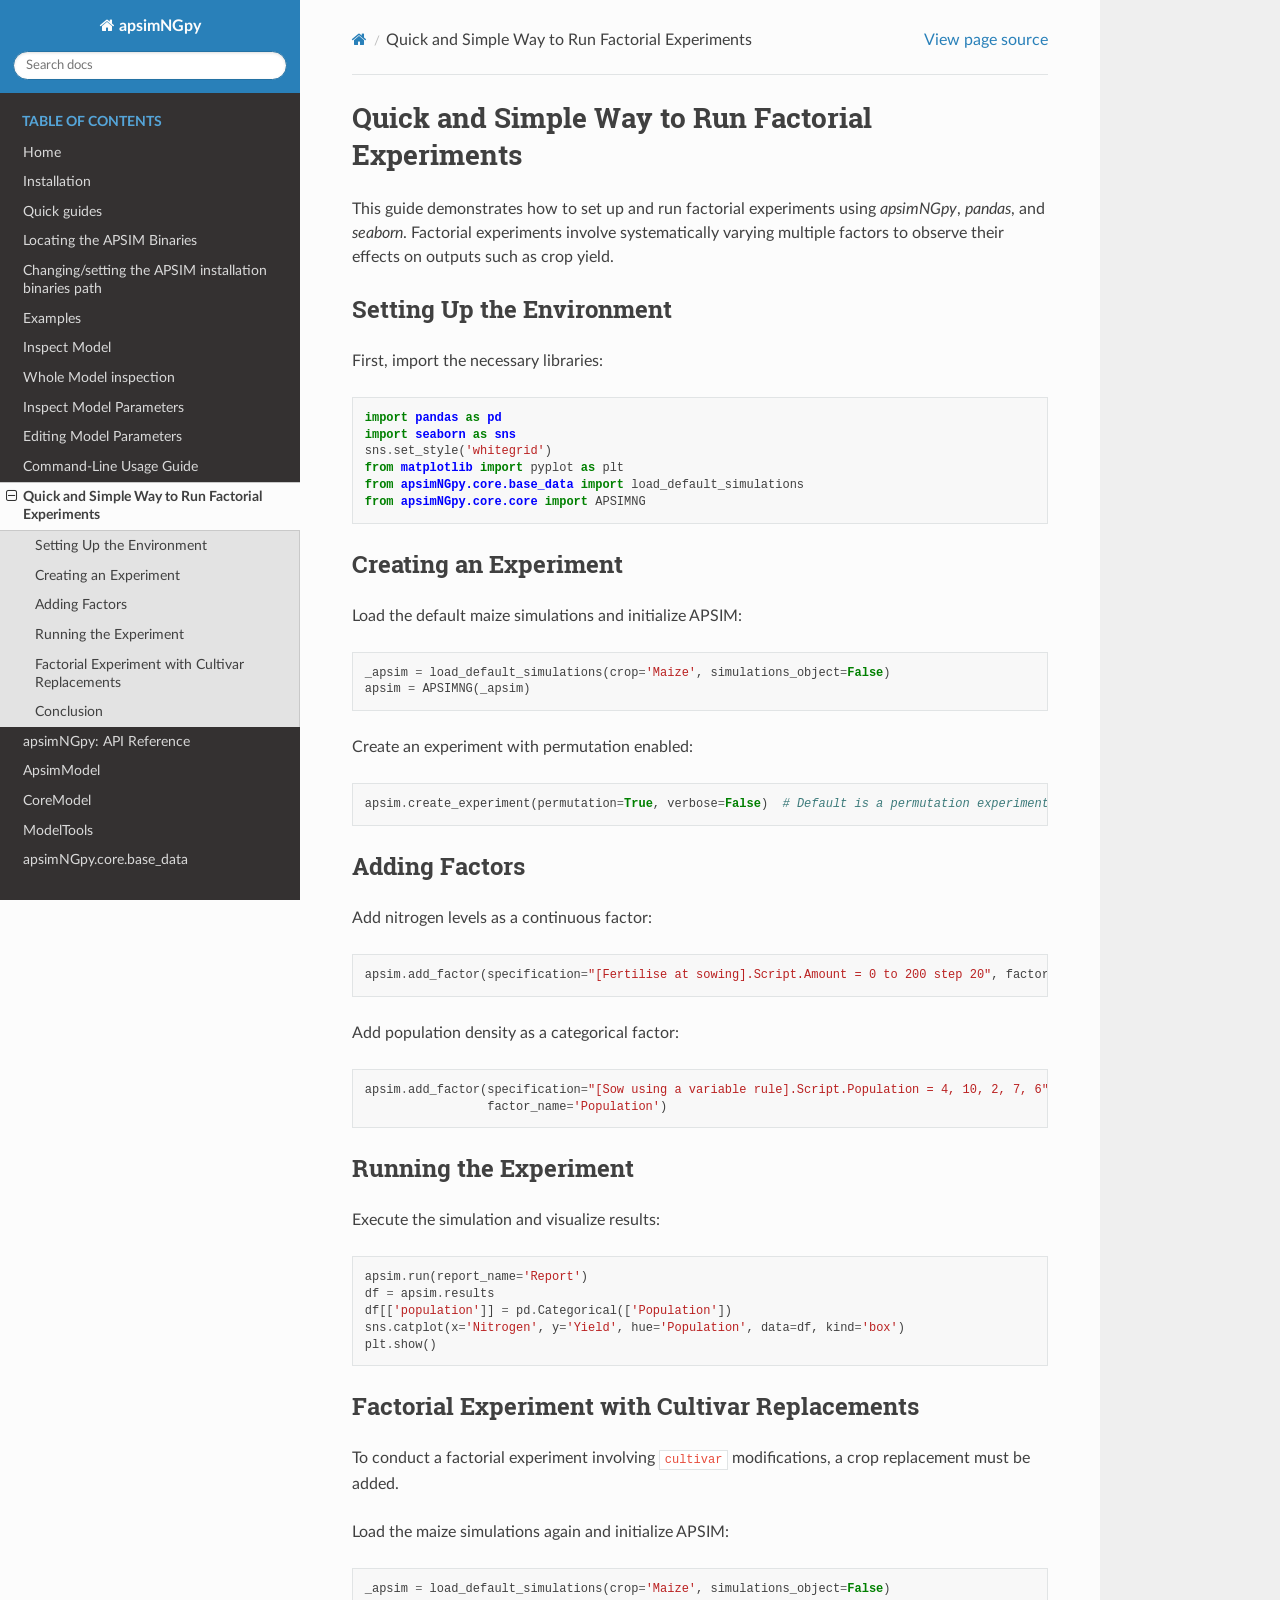
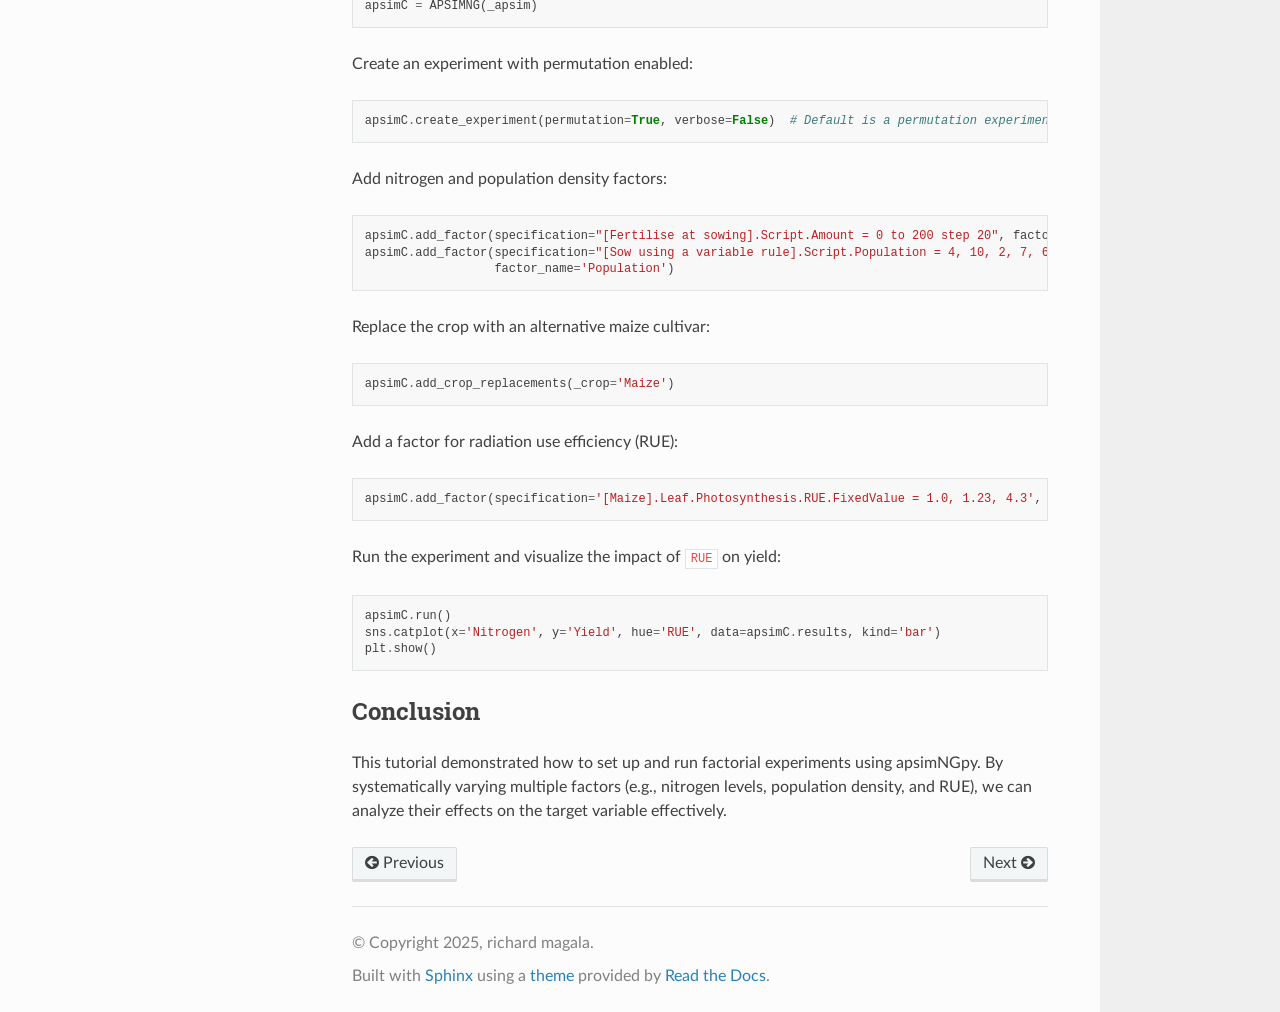
<file: factorial_experiments.html>
<!DOCTYPE html>
<html class="writer-html5" lang="en" data-content_root="./">
<head>
  <meta charset="utf-8" /><meta name="viewport" content="width=device-width, initial-scale=1" />

  <meta name="viewport" content="width=device-width, initial-scale=1.0" />
  <title>Quick and Simple Way to Run Factorial Experiments &mdash; apsimNGpy 0.32 documentation</title>
      <link rel="stylesheet" type="text/css" href="_static/pygments.css?v=80d5e7a1" />
      <link rel="stylesheet" type="text/css" href="_static/css/theme.css?v=e59714d7" />

  
      <script src="_static/jquery.js?v=5d32c60e"></script>
      <script src="_static/_sphinx_javascript_frameworks_compat.js?v=2cd50e6c"></script>
      <script src="_static/documentation_options.js?v=f60b3db5"></script>
      <script src="_static/doctools.js?v=9bcbadda"></script>
      <script src="_static/sphinx_highlight.js?v=dc90522c"></script>
    <script src="_static/js/theme.js"></script>
    <link rel="index" title="Index" href="genindex.html" />
    <link rel="search" title="Search" href="search.html" />
    <link rel="next" title="apsimNGpy: API Reference" href="api.html" />
    <link rel="prev" title="Command-Line Usage Guide" href="cli.html" /> 
</head>

<body class="wy-body-for-nav"> 
  <div class="wy-grid-for-nav">
    <nav data-toggle="wy-nav-shift" class="wy-nav-side">
      <div class="wy-side-scroll">
        <div class="wy-side-nav-search" >

          
          
          <a href="index.html" class="icon icon-home">
            apsimNGpy
          </a>
<div role="search">
  <form id="rtd-search-form" class="wy-form" action="search.html" method="get">
    <input type="text" name="q" placeholder="Search docs" aria-label="Search docs" />
    <input type="hidden" name="check_keywords" value="yes" />
    <input type="hidden" name="area" value="default" />
  </form>
</div>
        </div><div class="wy-menu wy-menu-vertical" data-spy="affix" role="navigation" aria-label="Navigation menu">
              <p class="caption" role="heading"><span class="caption-text">Table of Contents</span></p>
<ul class="current">
<li class="toctree-l1"><a class="reference internal" href="index.html">Home</a></li>
<li class="toctree-l1"><a class="reference internal" href="getting%20started.html">Installation</a></li>
<li class="toctree-l1"><a class="reference internal" href="getting%20started.html#quick-guides">Quick guides</a></li>
<li class="toctree-l1"><a class="reference internal" href="getting%20started.html#locating-the-apsim-binaries">Locating the APSIM Binaries</a></li>
<li class="toctree-l1"><a class="reference internal" href="getting%20started.html#changing-setting-the-apsim-installation-binaries-path">Changing/setting the APSIM installation binaries path</a></li>
<li class="toctree-l1"><a class="reference internal" href="Usage.html">Examples</a></li>
<li class="toctree-l1"><a class="reference internal" href="model%20inspection.html">Inspect Model</a></li>
<li class="toctree-l1"><a class="reference internal" href="model%20inspection.html#whole-model-inspection">Whole Model inspection</a></li>
<li class="toctree-l1"><a class="reference internal" href="inspect_model_parameters.html">Inspect Model Parameters</a></li>
<li class="toctree-l1"><a class="reference internal" href="edit.html">Editing Model Parameters</a></li>
<li class="toctree-l1"><a class="reference internal" href="cli.html">Command-Line Usage Guide</a></li>
<li class="toctree-l1 current"><a class="current reference internal" href="#">Quick and Simple Way to Run Factorial Experiments</a><ul>
<li class="toctree-l2"><a class="reference internal" href="#setting-up-the-environment">Setting Up the Environment</a></li>
<li class="toctree-l2"><a class="reference internal" href="#creating-an-experiment">Creating an Experiment</a></li>
<li class="toctree-l2"><a class="reference internal" href="#adding-factors">Adding Factors</a></li>
<li class="toctree-l2"><a class="reference internal" href="#running-the-experiment">Running the Experiment</a></li>
<li class="toctree-l2"><a class="reference internal" href="#factorial-experiment-with-cultivar-replacements">Factorial Experiment with Cultivar Replacements</a></li>
<li class="toctree-l2"><a class="reference internal" href="#conclusion">Conclusion</a></li>
</ul>
</li>
<li class="toctree-l1"><a class="reference internal" href="api.html">apsimNGpy: API Reference</a></li>
<li class="toctree-l1"><a class="reference internal" href="api.html#apsimmodel">ApsimModel</a></li>
<li class="toctree-l1"><a class="reference internal" href="api.html#coremodel">CoreModel</a></li>
<li class="toctree-l1"><a class="reference internal" href="api.html#modeltools">ModelTools</a></li>
<li class="toctree-l1"><a class="reference internal" href="api.html#apsimngpy-core-base-data">apsimNGpy.core.base_data</a></li>
<li class="toctree-l1"><a class="reference internal" href="api.html#apsimngpy-core-load-model">apsimNGpy.core.load_model</a></li>
<li class="toctree-l1"><a class="reference internal" href="api.html#apsimngpy-core-runner">apsimNGpy.core.runner</a></li>
<li class="toctree-l1"><a class="reference internal" href="api.html#apsimngpy-core-utils-database-utils">apsimNGpy.core_utils.database_utils</a></li>
<li class="toctree-l1"><a class="reference internal" href="api.html#apsimngpy-manager-soilmanager">apsimNGpy.manager.soilmanager</a></li>
<li class="toctree-l1"><a class="reference internal" href="api.html#apsimngpy-manager-weathermanager">apsimNGpy.manager.weathermanager</a></li>
<li class="toctree-l1"><a class="reference internal" href="api.html#apsimngpy-parallel-process">apsimNGpy.parallel.process</a></li>
<li class="toctree-l1"><a class="reference internal" href="api.html#apsimngpy-validation-evaluator">apsimNGpy.validation.evaluator</a></li>
</ul>

        </div>
      </div>
    </nav>

    <section data-toggle="wy-nav-shift" class="wy-nav-content-wrap"><nav class="wy-nav-top" aria-label="Mobile navigation menu" >
          <i data-toggle="wy-nav-top" class="fa fa-bars"></i>
          <a href="index.html">apsimNGpy</a>
      </nav>

      <div class="wy-nav-content">
        <div class="rst-content">
          <div role="navigation" aria-label="Page navigation">
  <ul class="wy-breadcrumbs">
      <li><a href="index.html" class="icon icon-home" aria-label="Home"></a></li>
      <li class="breadcrumb-item active">Quick and Simple Way to Run Factorial Experiments</li>
      <li class="wy-breadcrumbs-aside">
            <a href="_sources/factorial_experiments.rst.txt" rel="nofollow"> View page source</a>
      </li>
  </ul>
  <hr/>
</div>
          <div role="main" class="document" itemscope="itemscope" itemtype="http://schema.org/Article">
           <div itemprop="articleBody">
             
  <section id="quick-and-simple-way-to-run-factorial-experiments">
<span id="quick-factorial-experiments"></span><h1>Quick and Simple Way to Run Factorial Experiments<a class="headerlink" href="#quick-and-simple-way-to-run-factorial-experiments" title="Link to this heading"></a></h1>
<p>This guide demonstrates how to set up and run factorial experiments using <cite>apsimNGpy</cite>, <cite>pandas</cite>, and <cite>seaborn</cite>. Factorial experiments involve systematically varying multiple factors to observe their effects on outputs such as crop yield.</p>
<section id="setting-up-the-environment">
<h2>Setting Up the Environment<a class="headerlink" href="#setting-up-the-environment" title="Link to this heading"></a></h2>
<p>First, import the necessary libraries:</p>
<div class="highlight-python notranslate"><div class="highlight"><pre><span></span><span class="kn">import</span> <span class="nn">pandas</span> <span class="k">as</span> <span class="nn">pd</span>
<span class="kn">import</span> <span class="nn">seaborn</span> <span class="k">as</span> <span class="nn">sns</span>
<span class="n">sns</span><span class="o">.</span><span class="n">set_style</span><span class="p">(</span><span class="s1">&#39;whitegrid&#39;</span><span class="p">)</span>
<span class="kn">from</span> <span class="nn">matplotlib</span> <span class="kn">import</span> <span class="n">pyplot</span> <span class="k">as</span> <span class="n">plt</span>
<span class="kn">from</span> <span class="nn">apsimNGpy.core.base_data</span> <span class="kn">import</span> <span class="n">load_default_simulations</span>
<span class="kn">from</span> <span class="nn">apsimNGpy.core.core</span> <span class="kn">import</span> <span class="n">APSIMNG</span>
</pre></div>
</div>
</section>
<section id="creating-an-experiment">
<h2>Creating an Experiment<a class="headerlink" href="#creating-an-experiment" title="Link to this heading"></a></h2>
<p>Load the default maize simulations and initialize APSIM:</p>
<div class="highlight-python notranslate"><div class="highlight"><pre><span></span><span class="n">_apsim</span> <span class="o">=</span> <span class="n">load_default_simulations</span><span class="p">(</span><span class="n">crop</span><span class="o">=</span><span class="s1">&#39;Maize&#39;</span><span class="p">,</span> <span class="n">simulations_object</span><span class="o">=</span><span class="kc">False</span><span class="p">)</span>
<span class="n">apsim</span> <span class="o">=</span> <span class="n">APSIMNG</span><span class="p">(</span><span class="n">_apsim</span><span class="p">)</span>
</pre></div>
</div>
<p>Create an experiment with permutation enabled:</p>
<div class="highlight-python notranslate"><div class="highlight"><pre><span></span><span class="n">apsim</span><span class="o">.</span><span class="n">create_experiment</span><span class="p">(</span><span class="n">permutation</span><span class="o">=</span><span class="kc">True</span><span class="p">,</span> <span class="n">verbose</span><span class="o">=</span><span class="kc">False</span><span class="p">)</span>  <span class="c1"># Default is a permutation experiment</span>
</pre></div>
</div>
</section>
<section id="adding-factors">
<h2>Adding Factors<a class="headerlink" href="#adding-factors" title="Link to this heading"></a></h2>
<p>Add nitrogen levels as a continuous factor:</p>
<div class="highlight-python notranslate"><div class="highlight"><pre><span></span><span class="n">apsim</span><span class="o">.</span><span class="n">add_factor</span><span class="p">(</span><span class="n">specification</span><span class="o">=</span><span class="s2">&quot;[Fertilise at sowing].Script.Amount = 0 to 200 step 20&quot;</span><span class="p">,</span> <span class="n">factor_name</span><span class="o">=</span><span class="s1">&#39;Nitrogen&#39;</span><span class="p">)</span>
</pre></div>
</div>
<p>Add population density as a categorical factor:</p>
<div class="highlight-python notranslate"><div class="highlight"><pre><span></span><span class="n">apsim</span><span class="o">.</span><span class="n">add_factor</span><span class="p">(</span><span class="n">specification</span><span class="o">=</span><span class="s2">&quot;[Sow using a variable rule].Script.Population = 4, 10, 2, 7, 6&quot;</span><span class="p">,</span>
                 <span class="n">factor_name</span><span class="o">=</span><span class="s1">&#39;Population&#39;</span><span class="p">)</span>
</pre></div>
</div>
</section>
<section id="running-the-experiment">
<h2>Running the Experiment<a class="headerlink" href="#running-the-experiment" title="Link to this heading"></a></h2>
<p>Execute the simulation and visualize results:</p>
<div class="highlight-python notranslate"><div class="highlight"><pre><span></span><span class="n">apsim</span><span class="o">.</span><span class="n">run</span><span class="p">(</span><span class="n">report_name</span><span class="o">=</span><span class="s1">&#39;Report&#39;</span><span class="p">)</span>
<span class="n">df</span> <span class="o">=</span> <span class="n">apsim</span><span class="o">.</span><span class="n">results</span>
<span class="n">df</span><span class="p">[[</span><span class="s1">&#39;population&#39;</span><span class="p">]]</span> <span class="o">=</span> <span class="n">pd</span><span class="o">.</span><span class="n">Categorical</span><span class="p">([</span><span class="s1">&#39;Population&#39;</span><span class="p">])</span>
<span class="n">sns</span><span class="o">.</span><span class="n">catplot</span><span class="p">(</span><span class="n">x</span><span class="o">=</span><span class="s1">&#39;Nitrogen&#39;</span><span class="p">,</span> <span class="n">y</span><span class="o">=</span><span class="s1">&#39;Yield&#39;</span><span class="p">,</span> <span class="n">hue</span><span class="o">=</span><span class="s1">&#39;Population&#39;</span><span class="p">,</span> <span class="n">data</span><span class="o">=</span><span class="n">df</span><span class="p">,</span> <span class="n">kind</span><span class="o">=</span><span class="s1">&#39;box&#39;</span><span class="p">)</span>
<span class="n">plt</span><span class="o">.</span><span class="n">show</span><span class="p">()</span>
</pre></div>
</div>
</section>
<section id="factorial-experiment-with-cultivar-replacements">
<h2>Factorial Experiment with Cultivar Replacements<a class="headerlink" href="#factorial-experiment-with-cultivar-replacements" title="Link to this heading"></a></h2>
<p>To conduct a factorial experiment involving <code class="docutils literal notranslate"><span class="pre">cultivar</span></code> modifications, a crop replacement must be added.</p>
<p>Load the maize simulations again and initialize APSIM:</p>
<div class="highlight-python notranslate"><div class="highlight"><pre><span></span><span class="n">_apsim</span> <span class="o">=</span> <span class="n">load_default_simulations</span><span class="p">(</span><span class="n">crop</span><span class="o">=</span><span class="s1">&#39;Maize&#39;</span><span class="p">,</span> <span class="n">simulations_object</span><span class="o">=</span><span class="kc">False</span><span class="p">)</span>
<span class="n">apsimC</span> <span class="o">=</span> <span class="n">APSIMNG</span><span class="p">(</span><span class="n">_apsim</span><span class="p">)</span>
</pre></div>
</div>
<p>Create an experiment with permutation enabled:</p>
<div class="highlight-python notranslate"><div class="highlight"><pre><span></span><span class="n">apsimC</span><span class="o">.</span><span class="n">create_experiment</span><span class="p">(</span><span class="n">permutation</span><span class="o">=</span><span class="kc">True</span><span class="p">,</span> <span class="n">verbose</span><span class="o">=</span><span class="kc">False</span><span class="p">)</span>  <span class="c1"># Default is a permutation experiment</span>
</pre></div>
</div>
<p>Add nitrogen and population density factors:</p>
<div class="highlight-python notranslate"><div class="highlight"><pre><span></span><span class="n">apsimC</span><span class="o">.</span><span class="n">add_factor</span><span class="p">(</span><span class="n">specification</span><span class="o">=</span><span class="s2">&quot;[Fertilise at sowing].Script.Amount = 0 to 200 step 20&quot;</span><span class="p">,</span> <span class="n">factor_name</span><span class="o">=</span><span class="s1">&#39;Nitrogen&#39;</span><span class="p">)</span>
<span class="n">apsimC</span><span class="o">.</span><span class="n">add_factor</span><span class="p">(</span><span class="n">specification</span><span class="o">=</span><span class="s2">&quot;[Sow using a variable rule].Script.Population = 4, 10, 2, 7, 6&quot;</span><span class="p">,</span>
                  <span class="n">factor_name</span><span class="o">=</span><span class="s1">&#39;Population&#39;</span><span class="p">)</span>
</pre></div>
</div>
<p>Replace the crop with an alternative maize cultivar:</p>
<div class="highlight-python notranslate"><div class="highlight"><pre><span></span><span class="n">apsimC</span><span class="o">.</span><span class="n">add_crop_replacements</span><span class="p">(</span><span class="n">_crop</span><span class="o">=</span><span class="s1">&#39;Maize&#39;</span><span class="p">)</span>
</pre></div>
</div>
<p>Add a factor for radiation use efficiency (RUE):</p>
<div class="highlight-python notranslate"><div class="highlight"><pre><span></span><span class="n">apsimC</span><span class="o">.</span><span class="n">add_factor</span><span class="p">(</span><span class="n">specification</span><span class="o">=</span><span class="s1">&#39;[Maize].Leaf.Photosynthesis.RUE.FixedValue = 1.0, 1.23, 4.3&#39;</span><span class="p">,</span> <span class="n">factor_name</span><span class="o">=</span><span class="s1">&#39;RUE&#39;</span><span class="p">)</span>
</pre></div>
</div>
<p>Run the experiment and visualize the impact of <code class="docutils literal notranslate"><span class="pre">RUE</span></code> on yield:</p>
<div class="highlight-python notranslate"><div class="highlight"><pre><span></span><span class="n">apsimC</span><span class="o">.</span><span class="n">run</span><span class="p">()</span>
<span class="n">sns</span><span class="o">.</span><span class="n">catplot</span><span class="p">(</span><span class="n">x</span><span class="o">=</span><span class="s1">&#39;Nitrogen&#39;</span><span class="p">,</span> <span class="n">y</span><span class="o">=</span><span class="s1">&#39;Yield&#39;</span><span class="p">,</span> <span class="n">hue</span><span class="o">=</span><span class="s1">&#39;RUE&#39;</span><span class="p">,</span> <span class="n">data</span><span class="o">=</span><span class="n">apsimC</span><span class="o">.</span><span class="n">results</span><span class="p">,</span> <span class="n">kind</span><span class="o">=</span><span class="s1">&#39;bar&#39;</span><span class="p">)</span>
<span class="n">plt</span><span class="o">.</span><span class="n">show</span><span class="p">()</span>
</pre></div>
</div>
</section>
<section id="conclusion">
<h2>Conclusion<a class="headerlink" href="#conclusion" title="Link to this heading"></a></h2>
<p>This tutorial demonstrated how to set up and run factorial experiments using apsimNGpy. By systematically varying multiple factors (e.g., nitrogen levels, population density, and RUE), we can analyze their effects on the target variable effectively.</p>
</section>
</section>


           </div>
          </div>
          <footer><div class="rst-footer-buttons" role="navigation" aria-label="Footer">
        <a href="cli.html" class="btn btn-neutral float-left" title="Command-Line Usage Guide" accesskey="p" rel="prev"><span class="fa fa-arrow-circle-left" aria-hidden="true"></span> Previous</a>
        <a href="api.html" class="btn btn-neutral float-right" title="apsimNGpy: API Reference" accesskey="n" rel="next">Next <span class="fa fa-arrow-circle-right" aria-hidden="true"></span></a>
    </div>

  <hr/>

  <div role="contentinfo">
    <p>&#169; Copyright 2025, richard magala.</p>
  </div>

  Built with <a href="https://www.sphinx-doc.org/">Sphinx</a> using a
    <a href="https://github.com/readthedocs/sphinx_rtd_theme">theme</a>
    provided by <a href="https://readthedocs.org">Read the Docs</a>.
   

</footer>
        </div>
      </div>
    </section>
  </div>
  <script>
      jQuery(function () {
          SphinxRtdTheme.Navigation.enable(true);
      });
  </script> 

</body>
</html>
</file>
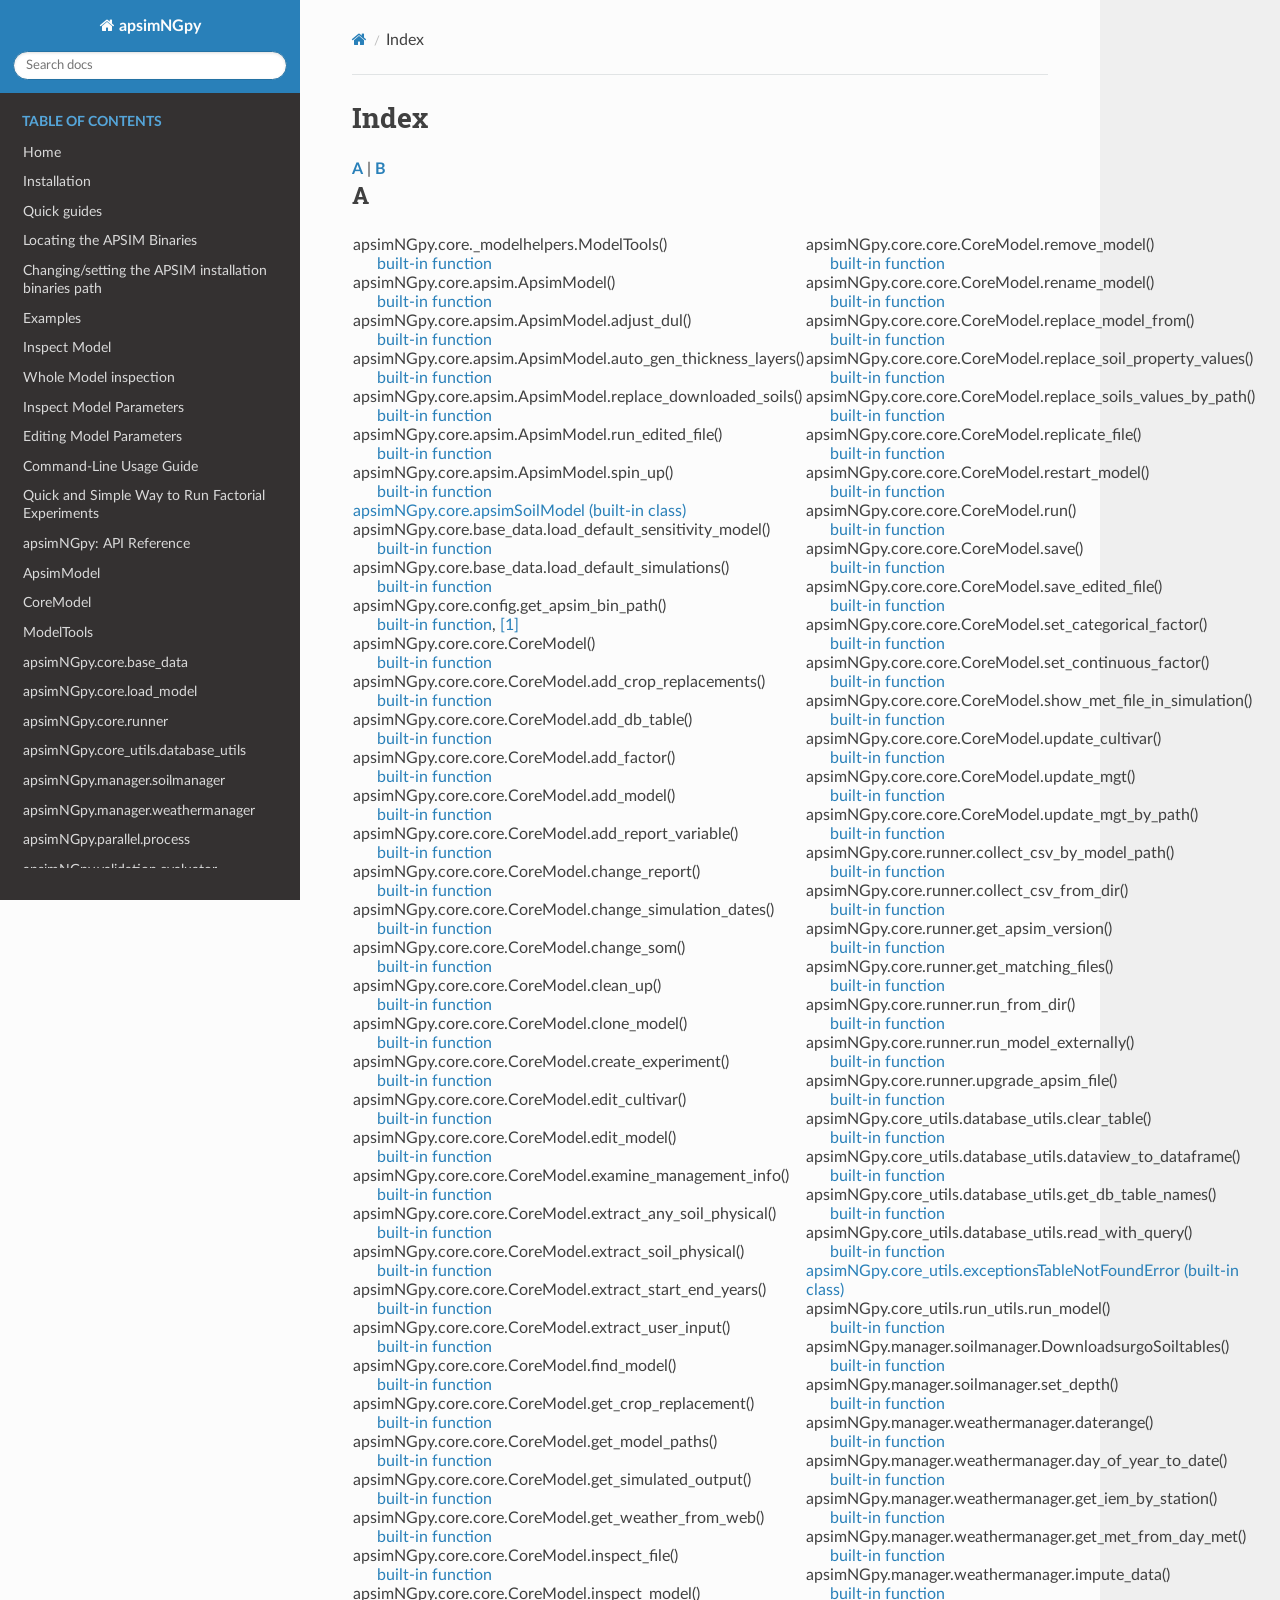
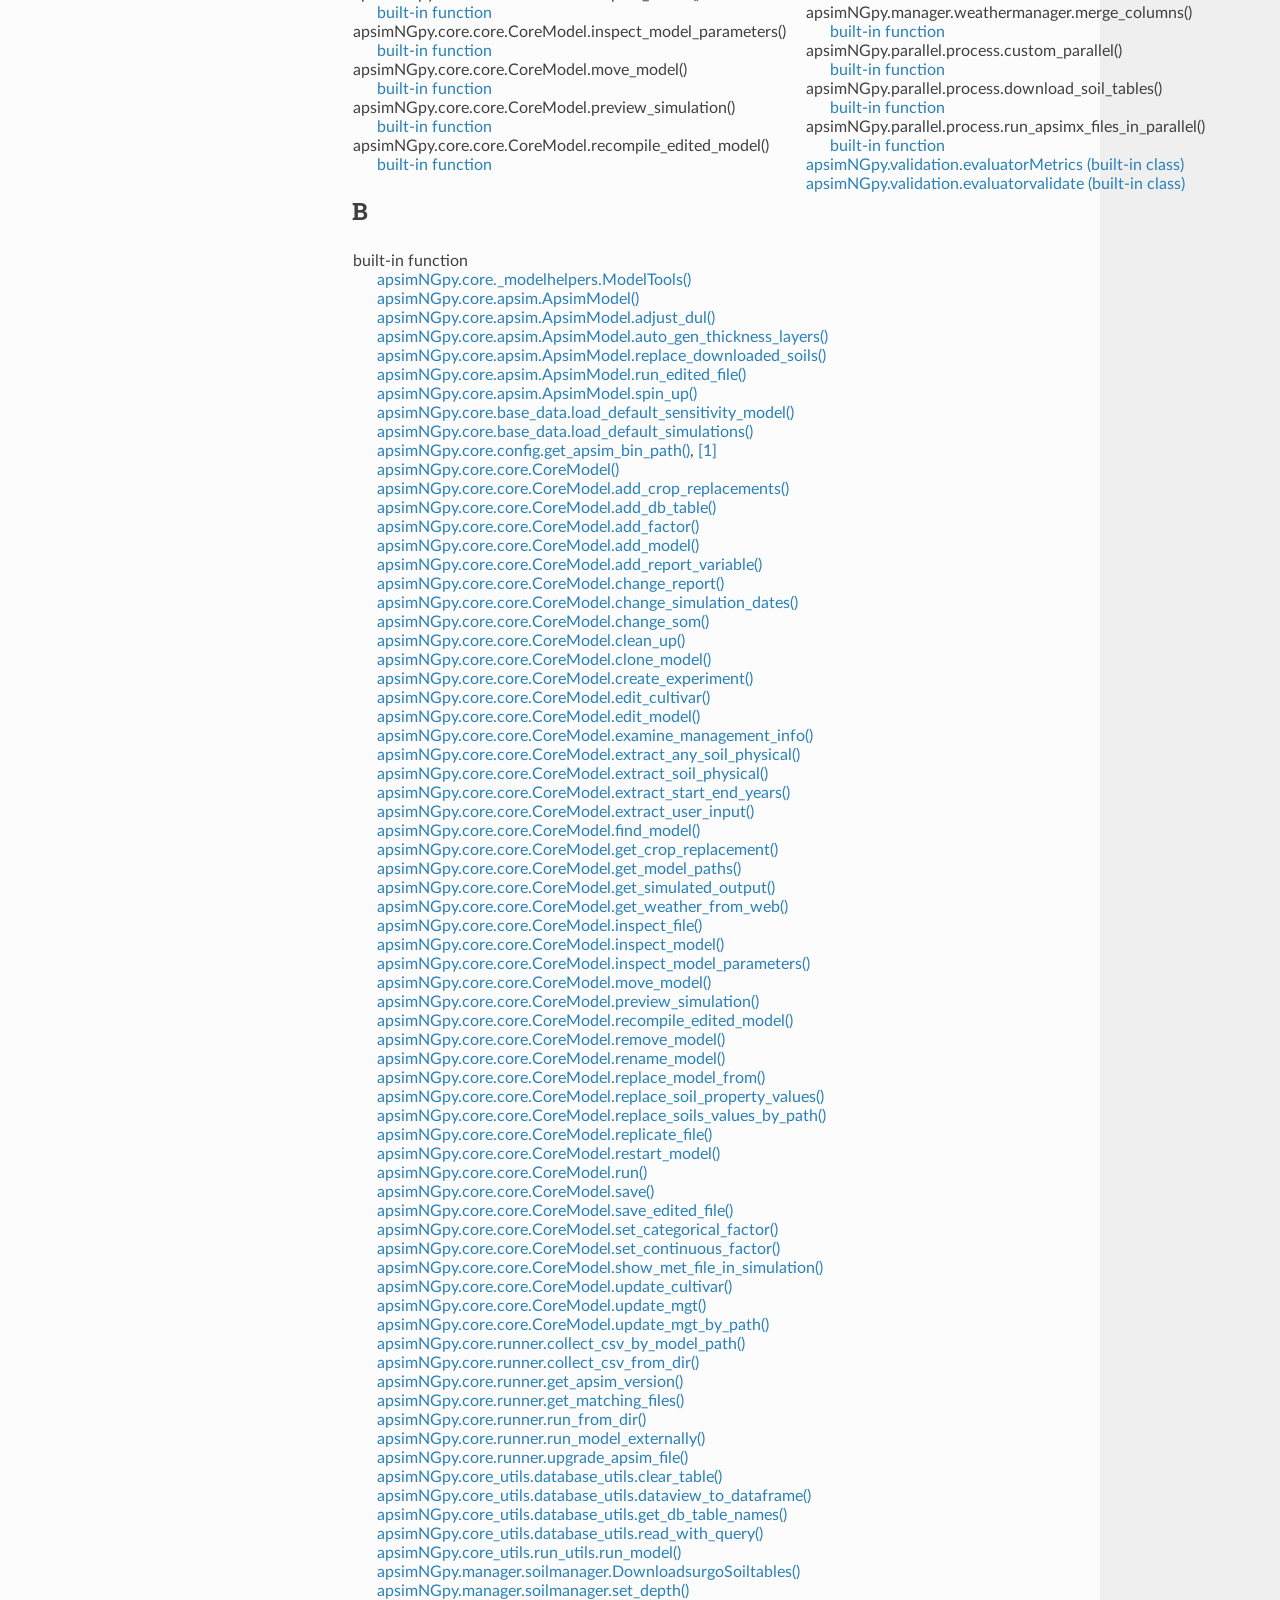
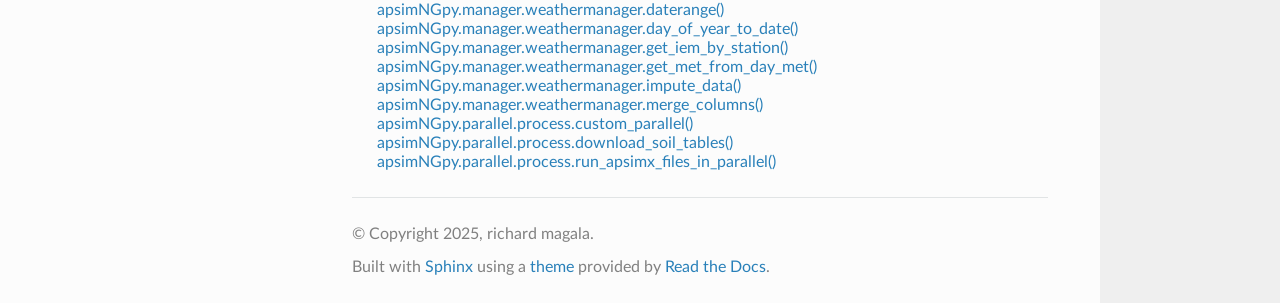
<file: genindex.html>
<!DOCTYPE html>
<html class="writer-html5" lang="en" data-content_root="./">
<head>
  <meta charset="utf-8" />
  <meta name="viewport" content="width=device-width, initial-scale=1.0" />
  <title>Index &mdash; apsimNGpy 0.32 documentation</title>
      <link rel="stylesheet" type="text/css" href="_static/pygments.css?v=80d5e7a1" />
      <link rel="stylesheet" type="text/css" href="_static/css/theme.css?v=e59714d7" />

  
      <script src="_static/jquery.js?v=5d32c60e"></script>
      <script src="_static/_sphinx_javascript_frameworks_compat.js?v=2cd50e6c"></script>
      <script src="_static/documentation_options.js?v=f60b3db5"></script>
      <script src="_static/doctools.js?v=9bcbadda"></script>
      <script src="_static/sphinx_highlight.js?v=dc90522c"></script>
    <script src="_static/js/theme.js"></script>
    <link rel="index" title="Index" href="#" />
    <link rel="search" title="Search" href="search.html" /> 
</head>

<body class="wy-body-for-nav"> 
  <div class="wy-grid-for-nav">
    <nav data-toggle="wy-nav-shift" class="wy-nav-side">
      <div class="wy-side-scroll">
        <div class="wy-side-nav-search" >

          
          
          <a href="index.html" class="icon icon-home">
            apsimNGpy
          </a>
<div role="search">
  <form id="rtd-search-form" class="wy-form" action="search.html" method="get">
    <input type="text" name="q" placeholder="Search docs" aria-label="Search docs" />
    <input type="hidden" name="check_keywords" value="yes" />
    <input type="hidden" name="area" value="default" />
  </form>
</div>
        </div><div class="wy-menu wy-menu-vertical" data-spy="affix" role="navigation" aria-label="Navigation menu">
              <p class="caption" role="heading"><span class="caption-text">Table of Contents</span></p>
<ul>
<li class="toctree-l1"><a class="reference internal" href="index.html">Home</a></li>
<li class="toctree-l1"><a class="reference internal" href="getting%20started.html">Installation</a></li>
<li class="toctree-l1"><a class="reference internal" href="getting%20started.html#quick-guides">Quick guides</a></li>
<li class="toctree-l1"><a class="reference internal" href="getting%20started.html#locating-the-apsim-binaries">Locating the APSIM Binaries</a></li>
<li class="toctree-l1"><a class="reference internal" href="getting%20started.html#changing-setting-the-apsim-installation-binaries-path">Changing/setting the APSIM installation binaries path</a></li>
<li class="toctree-l1"><a class="reference internal" href="Usage.html">Examples</a></li>
<li class="toctree-l1"><a class="reference internal" href="model%20inspection.html">Inspect Model</a></li>
<li class="toctree-l1"><a class="reference internal" href="model%20inspection.html#whole-model-inspection">Whole Model inspection</a></li>
<li class="toctree-l1"><a class="reference internal" href="inspect_model_parameters.html">Inspect Model Parameters</a></li>
<li class="toctree-l1"><a class="reference internal" href="edit.html">Editing Model Parameters</a></li>
<li class="toctree-l1"><a class="reference internal" href="cli.html">Command-Line Usage Guide</a></li>
<li class="toctree-l1"><a class="reference internal" href="factorial_experiments.html">Quick and Simple Way to Run Factorial Experiments</a></li>
<li class="toctree-l1"><a class="reference internal" href="api.html">apsimNGpy: API Reference</a></li>
<li class="toctree-l1"><a class="reference internal" href="api.html#apsimmodel">ApsimModel</a></li>
<li class="toctree-l1"><a class="reference internal" href="api.html#coremodel">CoreModel</a></li>
<li class="toctree-l1"><a class="reference internal" href="api.html#modeltools">ModelTools</a></li>
<li class="toctree-l1"><a class="reference internal" href="api.html#apsimngpy-core-base-data">apsimNGpy.core.base_data</a></li>
<li class="toctree-l1"><a class="reference internal" href="api.html#apsimngpy-core-load-model">apsimNGpy.core.load_model</a></li>
<li class="toctree-l1"><a class="reference internal" href="api.html#apsimngpy-core-runner">apsimNGpy.core.runner</a></li>
<li class="toctree-l1"><a class="reference internal" href="api.html#apsimngpy-core-utils-database-utils">apsimNGpy.core_utils.database_utils</a></li>
<li class="toctree-l1"><a class="reference internal" href="api.html#apsimngpy-manager-soilmanager">apsimNGpy.manager.soilmanager</a></li>
<li class="toctree-l1"><a class="reference internal" href="api.html#apsimngpy-manager-weathermanager">apsimNGpy.manager.weathermanager</a></li>
<li class="toctree-l1"><a class="reference internal" href="api.html#apsimngpy-parallel-process">apsimNGpy.parallel.process</a></li>
<li class="toctree-l1"><a class="reference internal" href="api.html#apsimngpy-validation-evaluator">apsimNGpy.validation.evaluator</a></li>
</ul>

        </div>
      </div>
    </nav>

    <section data-toggle="wy-nav-shift" class="wy-nav-content-wrap"><nav class="wy-nav-top" aria-label="Mobile navigation menu" >
          <i data-toggle="wy-nav-top" class="fa fa-bars"></i>
          <a href="index.html">apsimNGpy</a>
      </nav>

      <div class="wy-nav-content">
        <div class="rst-content">
          <div role="navigation" aria-label="Page navigation">
  <ul class="wy-breadcrumbs">
      <li><a href="index.html" class="icon icon-home" aria-label="Home"></a></li>
      <li class="breadcrumb-item active">Index</li>
      <li class="wy-breadcrumbs-aside">
      </li>
  </ul>
  <hr/>
</div>
          <div role="main" class="document" itemscope="itemscope" itemtype="http://schema.org/Article">
           <div itemprop="articleBody">
             

<h1 id="index">Index</h1>

<div class="genindex-jumpbox">
 <a href="#A"><strong>A</strong></a>
 | <a href="#B"><strong>B</strong></a>
 
</div>
<h2 id="A">A</h2>
<table style="width: 100%" class="indextable genindextable"><tr>
  <td style="width: 33%; vertical-align: top;"><ul>
      <li>
    apsimNGpy.core._modelhelpers.ModelTools()

      <ul>
        <li><a href="api.html#apsimNGpy.core._modelhelpers.ModelTools">built-in function</a>
</li>
      </ul></li>
      <li>
    apsimNGpy.core.apsim.ApsimModel()

      <ul>
        <li><a href="api.html#apsimNGpy.core.apsim.ApsimModel">built-in function</a>
</li>
      </ul></li>
      <li>
    apsimNGpy.core.apsim.ApsimModel.adjust_dul()

      <ul>
        <li><a href="api.html#apsimNGpy.core.apsim.ApsimModel.adjust_dul">built-in function</a>
</li>
      </ul></li>
      <li>
    apsimNGpy.core.apsim.ApsimModel.auto_gen_thickness_layers()

      <ul>
        <li><a href="api.html#apsimNGpy.core.apsim.ApsimModel.auto_gen_thickness_layers">built-in function</a>
</li>
      </ul></li>
      <li>
    apsimNGpy.core.apsim.ApsimModel.replace_downloaded_soils()

      <ul>
        <li><a href="api.html#apsimNGpy.core.apsim.ApsimModel.replace_downloaded_soils">built-in function</a>
</li>
      </ul></li>
      <li>
    apsimNGpy.core.apsim.ApsimModel.run_edited_file()

      <ul>
        <li><a href="api.html#apsimNGpy.core.apsim.ApsimModel.run_edited_file">built-in function</a>
</li>
      </ul></li>
      <li>
    apsimNGpy.core.apsim.ApsimModel.spin_up()

      <ul>
        <li><a href="api.html#apsimNGpy.core.apsim.ApsimModel.spin_up">built-in function</a>
</li>
      </ul></li>
      <li><a href="api.html#apsimNGpy.core.apsimSoilModel">apsimNGpy.core.apsimSoilModel (built-in class)</a>
</li>
      <li>
    apsimNGpy.core.base_data.load_default_sensitivity_model()

      <ul>
        <li><a href="api.html#apsimNGpy.core.base_data.load_default_sensitivity_model">built-in function</a>
</li>
      </ul></li>
      <li>
    apsimNGpy.core.base_data.load_default_simulations()

      <ul>
        <li><a href="api.html#apsimNGpy.core.base_data.load_default_simulations">built-in function</a>
</li>
      </ul></li>
      <li>
    apsimNGpy.core.config.get_apsim_bin_path()

      <ul>
        <li><a href="api.html#apsimNGpy.core.config.get_apsim_bin_path">built-in function</a>, <a href="api.html#id0">[1]</a>
</li>
      </ul></li>
      <li>
    apsimNGpy.core.core.CoreModel()

      <ul>
        <li><a href="api.html#apsimNGpy.core.core.CoreModel">built-in function</a>
</li>
      </ul></li>
      <li>
    apsimNGpy.core.core.CoreModel.add_crop_replacements()

      <ul>
        <li><a href="api.html#apsimNGpy.core.core.CoreModel.add_crop_replacements">built-in function</a>
</li>
      </ul></li>
      <li>
    apsimNGpy.core.core.CoreModel.add_db_table()

      <ul>
        <li><a href="api.html#apsimNGpy.core.core.CoreModel.add_db_table">built-in function</a>
</li>
      </ul></li>
      <li>
    apsimNGpy.core.core.CoreModel.add_factor()

      <ul>
        <li><a href="api.html#apsimNGpy.core.core.CoreModel.add_factor">built-in function</a>
</li>
      </ul></li>
      <li>
    apsimNGpy.core.core.CoreModel.add_model()

      <ul>
        <li><a href="api.html#apsimNGpy.core.core.CoreModel.add_model">built-in function</a>
</li>
      </ul></li>
      <li>
    apsimNGpy.core.core.CoreModel.add_report_variable()

      <ul>
        <li><a href="api.html#apsimNGpy.core.core.CoreModel.add_report_variable">built-in function</a>
</li>
      </ul></li>
      <li>
    apsimNGpy.core.core.CoreModel.change_report()

      <ul>
        <li><a href="api.html#apsimNGpy.core.core.CoreModel.change_report">built-in function</a>
</li>
      </ul></li>
      <li>
    apsimNGpy.core.core.CoreModel.change_simulation_dates()

      <ul>
        <li><a href="api.html#apsimNGpy.core.core.CoreModel.change_simulation_dates">built-in function</a>
</li>
      </ul></li>
      <li>
    apsimNGpy.core.core.CoreModel.change_som()

      <ul>
        <li><a href="api.html#apsimNGpy.core.core.CoreModel.change_som">built-in function</a>
</li>
      </ul></li>
      <li>
    apsimNGpy.core.core.CoreModel.clean_up()

      <ul>
        <li><a href="api.html#apsimNGpy.core.core.CoreModel.clean_up">built-in function</a>
</li>
      </ul></li>
      <li>
    apsimNGpy.core.core.CoreModel.clone_model()

      <ul>
        <li><a href="api.html#apsimNGpy.core.core.CoreModel.clone_model">built-in function</a>
</li>
      </ul></li>
      <li>
    apsimNGpy.core.core.CoreModel.create_experiment()

      <ul>
        <li><a href="api.html#apsimNGpy.core.core.CoreModel.create_experiment">built-in function</a>
</li>
      </ul></li>
      <li>
    apsimNGpy.core.core.CoreModel.edit_cultivar()

      <ul>
        <li><a href="api.html#apsimNGpy.core.core.CoreModel.edit_cultivar">built-in function</a>
</li>
      </ul></li>
      <li>
    apsimNGpy.core.core.CoreModel.edit_model()

      <ul>
        <li><a href="api.html#apsimNGpy.core.core.CoreModel.edit_model">built-in function</a>
</li>
      </ul></li>
      <li>
    apsimNGpy.core.core.CoreModel.examine_management_info()

      <ul>
        <li><a href="api.html#apsimNGpy.core.core.CoreModel.examine_management_info">built-in function</a>
</li>
      </ul></li>
      <li>
    apsimNGpy.core.core.CoreModel.extract_any_soil_physical()

      <ul>
        <li><a href="api.html#apsimNGpy.core.core.CoreModel.extract_any_soil_physical">built-in function</a>
</li>
      </ul></li>
      <li>
    apsimNGpy.core.core.CoreModel.extract_soil_physical()

      <ul>
        <li><a href="api.html#apsimNGpy.core.core.CoreModel.extract_soil_physical">built-in function</a>
</li>
      </ul></li>
      <li>
    apsimNGpy.core.core.CoreModel.extract_start_end_years()

      <ul>
        <li><a href="api.html#apsimNGpy.core.core.CoreModel.extract_start_end_years">built-in function</a>
</li>
      </ul></li>
      <li>
    apsimNGpy.core.core.CoreModel.extract_user_input()

      <ul>
        <li><a href="api.html#apsimNGpy.core.core.CoreModel.extract_user_input">built-in function</a>
</li>
      </ul></li>
      <li>
    apsimNGpy.core.core.CoreModel.find_model()

      <ul>
        <li><a href="api.html#apsimNGpy.core.core.CoreModel.find_model">built-in function</a>
</li>
      </ul></li>
      <li>
    apsimNGpy.core.core.CoreModel.get_crop_replacement()

      <ul>
        <li><a href="api.html#apsimNGpy.core.core.CoreModel.get_crop_replacement">built-in function</a>
</li>
      </ul></li>
      <li>
    apsimNGpy.core.core.CoreModel.get_model_paths()

      <ul>
        <li><a href="api.html#apsimNGpy.core.core.CoreModel.get_model_paths">built-in function</a>
</li>
      </ul></li>
      <li>
    apsimNGpy.core.core.CoreModel.get_simulated_output()

      <ul>
        <li><a href="api.html#apsimNGpy.core.core.CoreModel.get_simulated_output">built-in function</a>
</li>
      </ul></li>
      <li>
    apsimNGpy.core.core.CoreModel.get_weather_from_web()

      <ul>
        <li><a href="api.html#apsimNGpy.core.core.CoreModel.get_weather_from_web">built-in function</a>
</li>
      </ul></li>
      <li>
    apsimNGpy.core.core.CoreModel.inspect_file()

      <ul>
        <li><a href="api.html#apsimNGpy.core.core.CoreModel.inspect_file">built-in function</a>
</li>
      </ul></li>
      <li>
    apsimNGpy.core.core.CoreModel.inspect_model()

      <ul>
        <li><a href="api.html#apsimNGpy.core.core.CoreModel.inspect_model">built-in function</a>
</li>
      </ul></li>
      <li>
    apsimNGpy.core.core.CoreModel.inspect_model_parameters()

      <ul>
        <li><a href="api.html#apsimNGpy.core.core.CoreModel.inspect_model_parameters">built-in function</a>
</li>
      </ul></li>
      <li>
    apsimNGpy.core.core.CoreModel.move_model()

      <ul>
        <li><a href="api.html#apsimNGpy.core.core.CoreModel.move_model">built-in function</a>
</li>
      </ul></li>
      <li>
    apsimNGpy.core.core.CoreModel.preview_simulation()

      <ul>
        <li><a href="api.html#apsimNGpy.core.core.CoreModel.preview_simulation">built-in function</a>
</li>
      </ul></li>
      <li>
    apsimNGpy.core.core.CoreModel.recompile_edited_model()

      <ul>
        <li><a href="api.html#apsimNGpy.core.core.CoreModel.recompile_edited_model">built-in function</a>
</li>
      </ul></li>
  </ul></td>
  <td style="width: 33%; vertical-align: top;"><ul>
      <li>
    apsimNGpy.core.core.CoreModel.remove_model()

      <ul>
        <li><a href="api.html#apsimNGpy.core.core.CoreModel.remove_model">built-in function</a>
</li>
      </ul></li>
      <li>
    apsimNGpy.core.core.CoreModel.rename_model()

      <ul>
        <li><a href="api.html#apsimNGpy.core.core.CoreModel.rename_model">built-in function</a>
</li>
      </ul></li>
      <li>
    apsimNGpy.core.core.CoreModel.replace_model_from()

      <ul>
        <li><a href="api.html#apsimNGpy.core.core.CoreModel.replace_model_from">built-in function</a>
</li>
      </ul></li>
      <li>
    apsimNGpy.core.core.CoreModel.replace_soil_property_values()

      <ul>
        <li><a href="api.html#apsimNGpy.core.core.CoreModel.replace_soil_property_values">built-in function</a>
</li>
      </ul></li>
      <li>
    apsimNGpy.core.core.CoreModel.replace_soils_values_by_path()

      <ul>
        <li><a href="api.html#apsimNGpy.core.core.CoreModel.replace_soils_values_by_path">built-in function</a>
</li>
      </ul></li>
      <li>
    apsimNGpy.core.core.CoreModel.replicate_file()

      <ul>
        <li><a href="api.html#apsimNGpy.core.core.CoreModel.replicate_file">built-in function</a>
</li>
      </ul></li>
      <li>
    apsimNGpy.core.core.CoreModel.restart_model()

      <ul>
        <li><a href="api.html#apsimNGpy.core.core.CoreModel.restart_model">built-in function</a>
</li>
      </ul></li>
      <li>
    apsimNGpy.core.core.CoreModel.run()

      <ul>
        <li><a href="api.html#apsimNGpy.core.core.CoreModel.run">built-in function</a>
</li>
      </ul></li>
      <li>
    apsimNGpy.core.core.CoreModel.save()

      <ul>
        <li><a href="api.html#apsimNGpy.core.core.CoreModel.save">built-in function</a>
</li>
      </ul></li>
      <li>
    apsimNGpy.core.core.CoreModel.save_edited_file()

      <ul>
        <li><a href="api.html#apsimNGpy.core.core.CoreModel.save_edited_file">built-in function</a>
</li>
      </ul></li>
      <li>
    apsimNGpy.core.core.CoreModel.set_categorical_factor()

      <ul>
        <li><a href="api.html#apsimNGpy.core.core.CoreModel.set_categorical_factor">built-in function</a>
</li>
      </ul></li>
      <li>
    apsimNGpy.core.core.CoreModel.set_continuous_factor()

      <ul>
        <li><a href="api.html#apsimNGpy.core.core.CoreModel.set_continuous_factor">built-in function</a>
</li>
      </ul></li>
      <li>
    apsimNGpy.core.core.CoreModel.show_met_file_in_simulation()

      <ul>
        <li><a href="api.html#apsimNGpy.core.core.CoreModel.show_met_file_in_simulation">built-in function</a>
</li>
      </ul></li>
      <li>
    apsimNGpy.core.core.CoreModel.update_cultivar()

      <ul>
        <li><a href="api.html#apsimNGpy.core.core.CoreModel.update_cultivar">built-in function</a>
</li>
      </ul></li>
      <li>
    apsimNGpy.core.core.CoreModel.update_mgt()

      <ul>
        <li><a href="api.html#apsimNGpy.core.core.CoreModel.update_mgt">built-in function</a>
</li>
      </ul></li>
      <li>
    apsimNGpy.core.core.CoreModel.update_mgt_by_path()

      <ul>
        <li><a href="api.html#apsimNGpy.core.core.CoreModel.update_mgt_by_path">built-in function</a>
</li>
      </ul></li>
      <li>
    apsimNGpy.core.runner.collect_csv_by_model_path()

      <ul>
        <li><a href="api.html#apsimNGpy.core.runner.collect_csv_by_model_path">built-in function</a>
</li>
      </ul></li>
      <li>
    apsimNGpy.core.runner.collect_csv_from_dir()

      <ul>
        <li><a href="api.html#apsimNGpy.core.runner.collect_csv_from_dir">built-in function</a>
</li>
      </ul></li>
      <li>
    apsimNGpy.core.runner.get_apsim_version()

      <ul>
        <li><a href="api.html#apsimNGpy.core.runner.get_apsim_version">built-in function</a>
</li>
      </ul></li>
      <li>
    apsimNGpy.core.runner.get_matching_files()

      <ul>
        <li><a href="api.html#apsimNGpy.core.runner.get_matching_files">built-in function</a>
</li>
      </ul></li>
      <li>
    apsimNGpy.core.runner.run_from_dir()

      <ul>
        <li><a href="api.html#apsimNGpy.core.runner.run_from_dir">built-in function</a>
</li>
      </ul></li>
      <li>
    apsimNGpy.core.runner.run_model_externally()

      <ul>
        <li><a href="api.html#apsimNGpy.core.runner.run_model_externally">built-in function</a>
</li>
      </ul></li>
      <li>
    apsimNGpy.core.runner.upgrade_apsim_file()

      <ul>
        <li><a href="api.html#apsimNGpy.core.runner.upgrade_apsim_file">built-in function</a>
</li>
      </ul></li>
      <li>
    apsimNGpy.core_utils.database_utils.clear_table()

      <ul>
        <li><a href="api.html#apsimNGpy.core_utils.database_utils.clear_table">built-in function</a>
</li>
      </ul></li>
      <li>
    apsimNGpy.core_utils.database_utils.dataview_to_dataframe()

      <ul>
        <li><a href="api.html#apsimNGpy.core_utils.database_utils.dataview_to_dataframe">built-in function</a>
</li>
      </ul></li>
      <li>
    apsimNGpy.core_utils.database_utils.get_db_table_names()

      <ul>
        <li><a href="api.html#apsimNGpy.core_utils.database_utils.get_db_table_names">built-in function</a>
</li>
      </ul></li>
      <li>
    apsimNGpy.core_utils.database_utils.read_with_query()

      <ul>
        <li><a href="api.html#apsimNGpy.core_utils.database_utils.read_with_query">built-in function</a>
</li>
      </ul></li>
      <li><a href="api.html#apsimNGpy.core_utils.exceptionsTableNotFoundError">apsimNGpy.core_utils.exceptionsTableNotFoundError (built-in class)</a>
</li>
      <li>
    apsimNGpy.core_utils.run_utils.run_model()

      <ul>
        <li><a href="api.html#apsimNGpy.core_utils.run_utils.run_model">built-in function</a>
</li>
      </ul></li>
      <li>
    apsimNGpy.manager.soilmanager.DownloadsurgoSoiltables()

      <ul>
        <li><a href="api.html#apsimNGpy.manager.soilmanager.DownloadsurgoSoiltables">built-in function</a>
</li>
      </ul></li>
      <li>
    apsimNGpy.manager.soilmanager.set_depth()

      <ul>
        <li><a href="api.html#apsimNGpy.manager.soilmanager.set_depth">built-in function</a>
</li>
      </ul></li>
      <li>
    apsimNGpy.manager.weathermanager.daterange()

      <ul>
        <li><a href="api.html#apsimNGpy.manager.weathermanager.daterange">built-in function</a>
</li>
      </ul></li>
      <li>
    apsimNGpy.manager.weathermanager.day_of_year_to_date()

      <ul>
        <li><a href="api.html#apsimNGpy.manager.weathermanager.day_of_year_to_date">built-in function</a>
</li>
      </ul></li>
      <li>
    apsimNGpy.manager.weathermanager.get_iem_by_station()

      <ul>
        <li><a href="api.html#apsimNGpy.manager.weathermanager.get_iem_by_station">built-in function</a>
</li>
      </ul></li>
      <li>
    apsimNGpy.manager.weathermanager.get_met_from_day_met()

      <ul>
        <li><a href="api.html#apsimNGpy.manager.weathermanager.get_met_from_day_met">built-in function</a>
</li>
      </ul></li>
      <li>
    apsimNGpy.manager.weathermanager.impute_data()

      <ul>
        <li><a href="api.html#apsimNGpy.manager.weathermanager.impute_data">built-in function</a>
</li>
      </ul></li>
      <li>
    apsimNGpy.manager.weathermanager.merge_columns()

      <ul>
        <li><a href="api.html#apsimNGpy.manager.weathermanager.merge_columns">built-in function</a>
</li>
      </ul></li>
      <li>
    apsimNGpy.parallel.process.custom_parallel()

      <ul>
        <li><a href="api.html#apsimNGpy.parallel.process.custom_parallel">built-in function</a>
</li>
      </ul></li>
      <li>
    apsimNGpy.parallel.process.download_soil_tables()

      <ul>
        <li><a href="api.html#apsimNGpy.parallel.process.download_soil_tables">built-in function</a>
</li>
      </ul></li>
      <li>
    apsimNGpy.parallel.process.run_apsimx_files_in_parallel()

      <ul>
        <li><a href="api.html#apsimNGpy.parallel.process.run_apsimx_files_in_parallel">built-in function</a>
</li>
      </ul></li>
      <li><a href="api.html#apsimNGpy.validation.evaluatorMetrics">apsimNGpy.validation.evaluatorMetrics (built-in class)</a>
</li>
      <li><a href="api.html#apsimNGpy.validation.evaluatorvalidate">apsimNGpy.validation.evaluatorvalidate (built-in class)</a>
</li>
  </ul></td>
</tr></table>

<h2 id="B">B</h2>
<table style="width: 100%" class="indextable genindextable"><tr>
  <td style="width: 33%; vertical-align: top;"><ul>
      <li>
    built-in function

      <ul>
        <li><a href="api.html#apsimNGpy.core._modelhelpers.ModelTools">apsimNGpy.core._modelhelpers.ModelTools()</a>
</li>
        <li><a href="api.html#apsimNGpy.core.apsim.ApsimModel">apsimNGpy.core.apsim.ApsimModel()</a>
</li>
        <li><a href="api.html#apsimNGpy.core.apsim.ApsimModel.adjust_dul">apsimNGpy.core.apsim.ApsimModel.adjust_dul()</a>
</li>
        <li><a href="api.html#apsimNGpy.core.apsim.ApsimModel.auto_gen_thickness_layers">apsimNGpy.core.apsim.ApsimModel.auto_gen_thickness_layers()</a>
</li>
        <li><a href="api.html#apsimNGpy.core.apsim.ApsimModel.replace_downloaded_soils">apsimNGpy.core.apsim.ApsimModel.replace_downloaded_soils()</a>
</li>
        <li><a href="api.html#apsimNGpy.core.apsim.ApsimModel.run_edited_file">apsimNGpy.core.apsim.ApsimModel.run_edited_file()</a>
</li>
        <li><a href="api.html#apsimNGpy.core.apsim.ApsimModel.spin_up">apsimNGpy.core.apsim.ApsimModel.spin_up()</a>
</li>
        <li><a href="api.html#apsimNGpy.core.base_data.load_default_sensitivity_model">apsimNGpy.core.base_data.load_default_sensitivity_model()</a>
</li>
        <li><a href="api.html#apsimNGpy.core.base_data.load_default_simulations">apsimNGpy.core.base_data.load_default_simulations()</a>
</li>
        <li><a href="api.html#apsimNGpy.core.config.get_apsim_bin_path">apsimNGpy.core.config.get_apsim_bin_path()</a>, <a href="api.html#id0">[1]</a>
</li>
        <li><a href="api.html#apsimNGpy.core.core.CoreModel">apsimNGpy.core.core.CoreModel()</a>
</li>
        <li><a href="api.html#apsimNGpy.core.core.CoreModel.add_crop_replacements">apsimNGpy.core.core.CoreModel.add_crop_replacements()</a>
</li>
        <li><a href="api.html#apsimNGpy.core.core.CoreModel.add_db_table">apsimNGpy.core.core.CoreModel.add_db_table()</a>
</li>
        <li><a href="api.html#apsimNGpy.core.core.CoreModel.add_factor">apsimNGpy.core.core.CoreModel.add_factor()</a>
</li>
        <li><a href="api.html#apsimNGpy.core.core.CoreModel.add_model">apsimNGpy.core.core.CoreModel.add_model()</a>
</li>
        <li><a href="api.html#apsimNGpy.core.core.CoreModel.add_report_variable">apsimNGpy.core.core.CoreModel.add_report_variable()</a>
</li>
        <li><a href="api.html#apsimNGpy.core.core.CoreModel.change_report">apsimNGpy.core.core.CoreModel.change_report()</a>
</li>
        <li><a href="api.html#apsimNGpy.core.core.CoreModel.change_simulation_dates">apsimNGpy.core.core.CoreModel.change_simulation_dates()</a>
</li>
        <li><a href="api.html#apsimNGpy.core.core.CoreModel.change_som">apsimNGpy.core.core.CoreModel.change_som()</a>
</li>
        <li><a href="api.html#apsimNGpy.core.core.CoreModel.clean_up">apsimNGpy.core.core.CoreModel.clean_up()</a>
</li>
        <li><a href="api.html#apsimNGpy.core.core.CoreModel.clone_model">apsimNGpy.core.core.CoreModel.clone_model()</a>
</li>
        <li><a href="api.html#apsimNGpy.core.core.CoreModel.create_experiment">apsimNGpy.core.core.CoreModel.create_experiment()</a>
</li>
        <li><a href="api.html#apsimNGpy.core.core.CoreModel.edit_cultivar">apsimNGpy.core.core.CoreModel.edit_cultivar()</a>
</li>
        <li><a href="api.html#apsimNGpy.core.core.CoreModel.edit_model">apsimNGpy.core.core.CoreModel.edit_model()</a>
</li>
        <li><a href="api.html#apsimNGpy.core.core.CoreModel.examine_management_info">apsimNGpy.core.core.CoreModel.examine_management_info()</a>
</li>
        <li><a href="api.html#apsimNGpy.core.core.CoreModel.extract_any_soil_physical">apsimNGpy.core.core.CoreModel.extract_any_soil_physical()</a>
</li>
        <li><a href="api.html#apsimNGpy.core.core.CoreModel.extract_soil_physical">apsimNGpy.core.core.CoreModel.extract_soil_physical()</a>
</li>
        <li><a href="api.html#apsimNGpy.core.core.CoreModel.extract_start_end_years">apsimNGpy.core.core.CoreModel.extract_start_end_years()</a>
</li>
        <li><a href="api.html#apsimNGpy.core.core.CoreModel.extract_user_input">apsimNGpy.core.core.CoreModel.extract_user_input()</a>
</li>
        <li><a href="api.html#apsimNGpy.core.core.CoreModel.find_model">apsimNGpy.core.core.CoreModel.find_model()</a>
</li>
        <li><a href="api.html#apsimNGpy.core.core.CoreModel.get_crop_replacement">apsimNGpy.core.core.CoreModel.get_crop_replacement()</a>
</li>
        <li><a href="api.html#apsimNGpy.core.core.CoreModel.get_model_paths">apsimNGpy.core.core.CoreModel.get_model_paths()</a>
</li>
        <li><a href="api.html#apsimNGpy.core.core.CoreModel.get_simulated_output">apsimNGpy.core.core.CoreModel.get_simulated_output()</a>
</li>
        <li><a href="api.html#apsimNGpy.core.core.CoreModel.get_weather_from_web">apsimNGpy.core.core.CoreModel.get_weather_from_web()</a>
</li>
        <li><a href="api.html#apsimNGpy.core.core.CoreModel.inspect_file">apsimNGpy.core.core.CoreModel.inspect_file()</a>
</li>
        <li><a href="api.html#apsimNGpy.core.core.CoreModel.inspect_model">apsimNGpy.core.core.CoreModel.inspect_model()</a>
</li>
        <li><a href="api.html#apsimNGpy.core.core.CoreModel.inspect_model_parameters">apsimNGpy.core.core.CoreModel.inspect_model_parameters()</a>
</li>
        <li><a href="api.html#apsimNGpy.core.core.CoreModel.move_model">apsimNGpy.core.core.CoreModel.move_model()</a>
</li>
        <li><a href="api.html#apsimNGpy.core.core.CoreModel.preview_simulation">apsimNGpy.core.core.CoreModel.preview_simulation()</a>
</li>
        <li><a href="api.html#apsimNGpy.core.core.CoreModel.recompile_edited_model">apsimNGpy.core.core.CoreModel.recompile_edited_model()</a>
</li>
        <li><a href="api.html#apsimNGpy.core.core.CoreModel.remove_model">apsimNGpy.core.core.CoreModel.remove_model()</a>
</li>
        <li><a href="api.html#apsimNGpy.core.core.CoreModel.rename_model">apsimNGpy.core.core.CoreModel.rename_model()</a>
</li>
        <li><a href="api.html#apsimNGpy.core.core.CoreModel.replace_model_from">apsimNGpy.core.core.CoreModel.replace_model_from()</a>
</li>
        <li><a href="api.html#apsimNGpy.core.core.CoreModel.replace_soil_property_values">apsimNGpy.core.core.CoreModel.replace_soil_property_values()</a>
</li>
        <li><a href="api.html#apsimNGpy.core.core.CoreModel.replace_soils_values_by_path">apsimNGpy.core.core.CoreModel.replace_soils_values_by_path()</a>
</li>
        <li><a href="api.html#apsimNGpy.core.core.CoreModel.replicate_file">apsimNGpy.core.core.CoreModel.replicate_file()</a>
</li>
        <li><a href="api.html#apsimNGpy.core.core.CoreModel.restart_model">apsimNGpy.core.core.CoreModel.restart_model()</a>
</li>
        <li><a href="api.html#apsimNGpy.core.core.CoreModel.run">apsimNGpy.core.core.CoreModel.run()</a>
</li>
        <li><a href="api.html#apsimNGpy.core.core.CoreModel.save">apsimNGpy.core.core.CoreModel.save()</a>
</li>
        <li><a href="api.html#apsimNGpy.core.core.CoreModel.save_edited_file">apsimNGpy.core.core.CoreModel.save_edited_file()</a>
</li>
        <li><a href="api.html#apsimNGpy.core.core.CoreModel.set_categorical_factor">apsimNGpy.core.core.CoreModel.set_categorical_factor()</a>
</li>
        <li><a href="api.html#apsimNGpy.core.core.CoreModel.set_continuous_factor">apsimNGpy.core.core.CoreModel.set_continuous_factor()</a>
</li>
        <li><a href="api.html#apsimNGpy.core.core.CoreModel.show_met_file_in_simulation">apsimNGpy.core.core.CoreModel.show_met_file_in_simulation()</a>
</li>
        <li><a href="api.html#apsimNGpy.core.core.CoreModel.update_cultivar">apsimNGpy.core.core.CoreModel.update_cultivar()</a>
</li>
        <li><a href="api.html#apsimNGpy.core.core.CoreModel.update_mgt">apsimNGpy.core.core.CoreModel.update_mgt()</a>
</li>
        <li><a href="api.html#apsimNGpy.core.core.CoreModel.update_mgt_by_path">apsimNGpy.core.core.CoreModel.update_mgt_by_path()</a>
</li>
        <li><a href="api.html#apsimNGpy.core.runner.collect_csv_by_model_path">apsimNGpy.core.runner.collect_csv_by_model_path()</a>
</li>
        <li><a href="api.html#apsimNGpy.core.runner.collect_csv_from_dir">apsimNGpy.core.runner.collect_csv_from_dir()</a>
</li>
        <li><a href="api.html#apsimNGpy.core.runner.get_apsim_version">apsimNGpy.core.runner.get_apsim_version()</a>
</li>
        <li><a href="api.html#apsimNGpy.core.runner.get_matching_files">apsimNGpy.core.runner.get_matching_files()</a>
</li>
        <li><a href="api.html#apsimNGpy.core.runner.run_from_dir">apsimNGpy.core.runner.run_from_dir()</a>
</li>
        <li><a href="api.html#apsimNGpy.core.runner.run_model_externally">apsimNGpy.core.runner.run_model_externally()</a>
</li>
        <li><a href="api.html#apsimNGpy.core.runner.upgrade_apsim_file">apsimNGpy.core.runner.upgrade_apsim_file()</a>
</li>
        <li><a href="api.html#apsimNGpy.core_utils.database_utils.clear_table">apsimNGpy.core_utils.database_utils.clear_table()</a>
</li>
        <li><a href="api.html#apsimNGpy.core_utils.database_utils.dataview_to_dataframe">apsimNGpy.core_utils.database_utils.dataview_to_dataframe()</a>
</li>
        <li><a href="api.html#apsimNGpy.core_utils.database_utils.get_db_table_names">apsimNGpy.core_utils.database_utils.get_db_table_names()</a>
</li>
        <li><a href="api.html#apsimNGpy.core_utils.database_utils.read_with_query">apsimNGpy.core_utils.database_utils.read_with_query()</a>
</li>
        <li><a href="api.html#apsimNGpy.core_utils.run_utils.run_model">apsimNGpy.core_utils.run_utils.run_model()</a>
</li>
        <li><a href="api.html#apsimNGpy.manager.soilmanager.DownloadsurgoSoiltables">apsimNGpy.manager.soilmanager.DownloadsurgoSoiltables()</a>
</li>
        <li><a href="api.html#apsimNGpy.manager.soilmanager.set_depth">apsimNGpy.manager.soilmanager.set_depth()</a>
</li>
        <li><a href="api.html#apsimNGpy.manager.weathermanager.daterange">apsimNGpy.manager.weathermanager.daterange()</a>
</li>
        <li><a href="api.html#apsimNGpy.manager.weathermanager.day_of_year_to_date">apsimNGpy.manager.weathermanager.day_of_year_to_date()</a>
</li>
        <li><a href="api.html#apsimNGpy.manager.weathermanager.get_iem_by_station">apsimNGpy.manager.weathermanager.get_iem_by_station()</a>
</li>
        <li><a href="api.html#apsimNGpy.manager.weathermanager.get_met_from_day_met">apsimNGpy.manager.weathermanager.get_met_from_day_met()</a>
</li>
        <li><a href="api.html#apsimNGpy.manager.weathermanager.impute_data">apsimNGpy.manager.weathermanager.impute_data()</a>
</li>
        <li><a href="api.html#apsimNGpy.manager.weathermanager.merge_columns">apsimNGpy.manager.weathermanager.merge_columns()</a>
</li>
        <li><a href="api.html#apsimNGpy.parallel.process.custom_parallel">apsimNGpy.parallel.process.custom_parallel()</a>
</li>
        <li><a href="api.html#apsimNGpy.parallel.process.download_soil_tables">apsimNGpy.parallel.process.download_soil_tables()</a>
</li>
        <li><a href="api.html#apsimNGpy.parallel.process.run_apsimx_files_in_parallel">apsimNGpy.parallel.process.run_apsimx_files_in_parallel()</a>
</li>
      </ul></li>
  </ul></td>
</tr></table>



           </div>
          </div>
          <footer>

  <hr/>

  <div role="contentinfo">
    <p>&#169; Copyright 2025, richard magala.</p>
  </div>

  Built with <a href="https://www.sphinx-doc.org/">Sphinx</a> using a
    <a href="https://github.com/readthedocs/sphinx_rtd_theme">theme</a>
    provided by <a href="https://readthedocs.org">Read the Docs</a>.
   

</footer>
        </div>
      </div>
    </section>
  </div>
  <script>
      jQuery(function () {
          SphinxRtdTheme.Navigation.enable(true);
      });
  </script> 

</body>
</html>
</file>
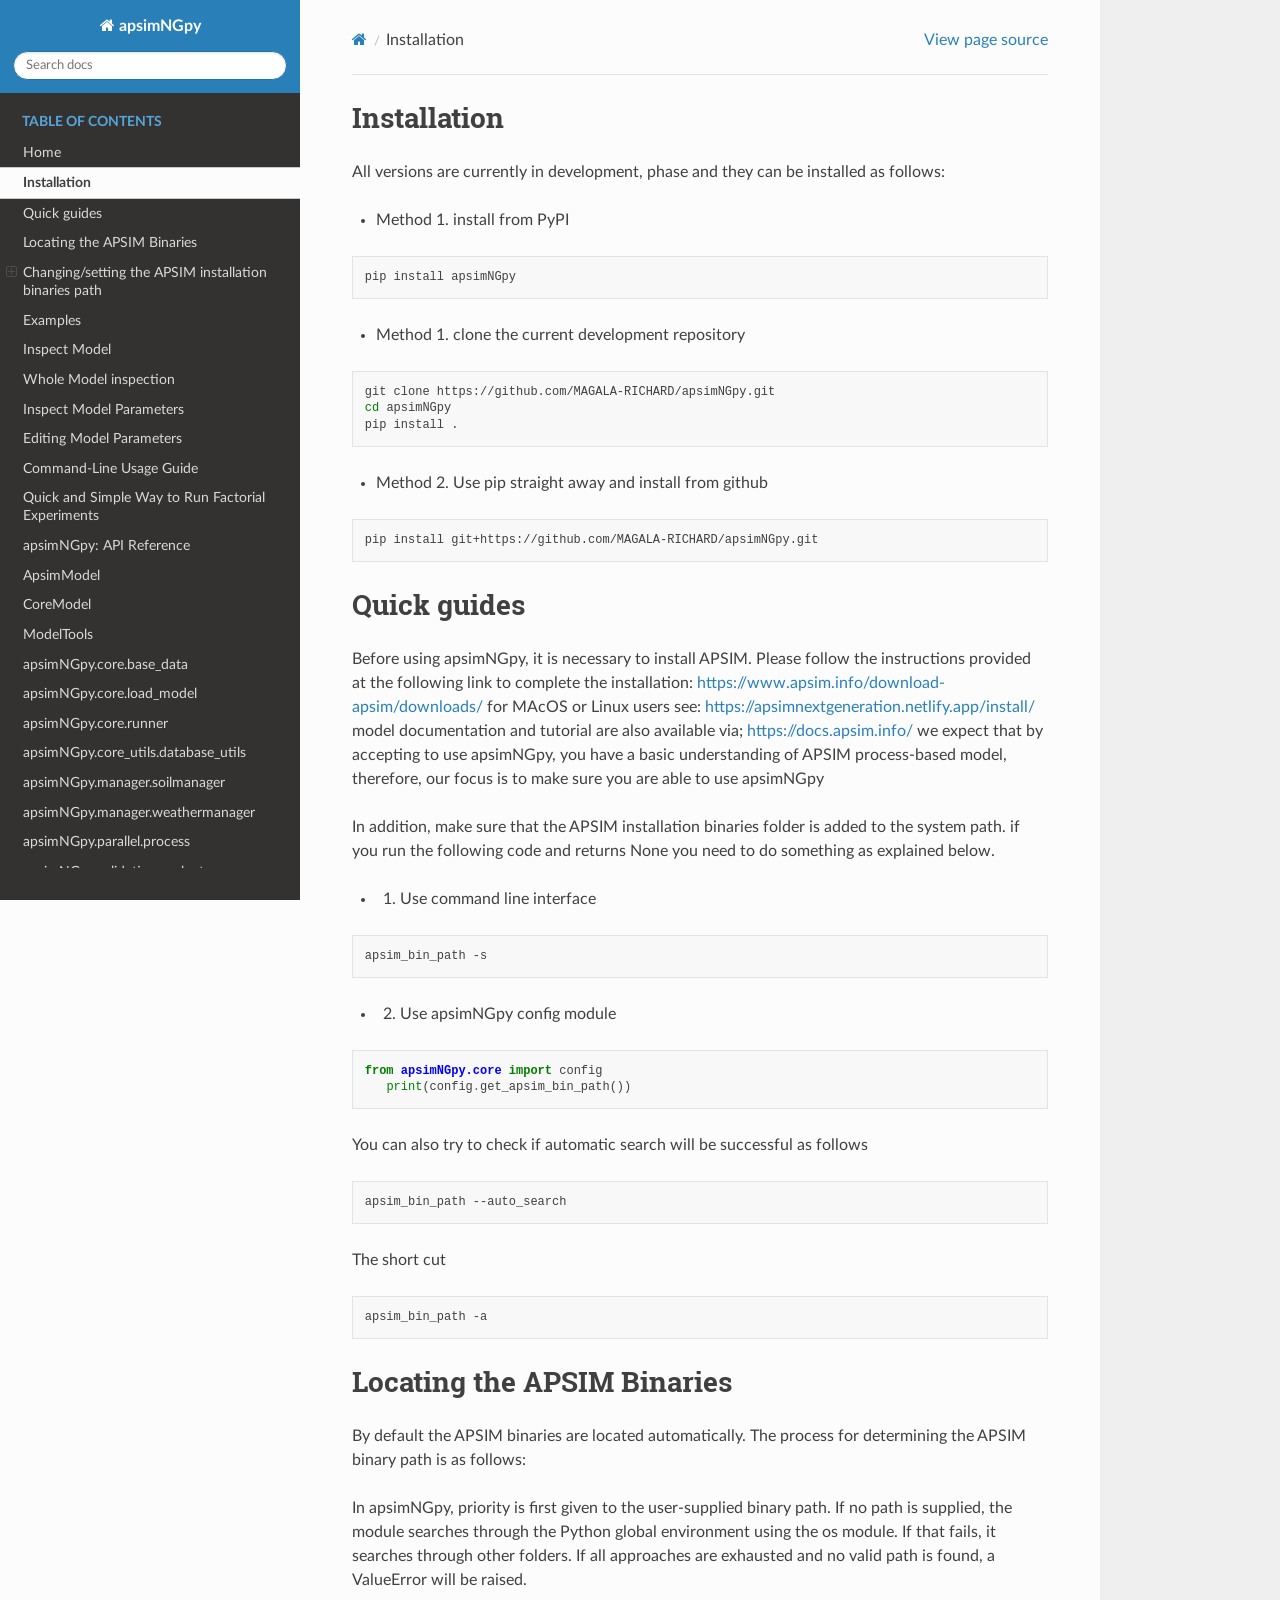
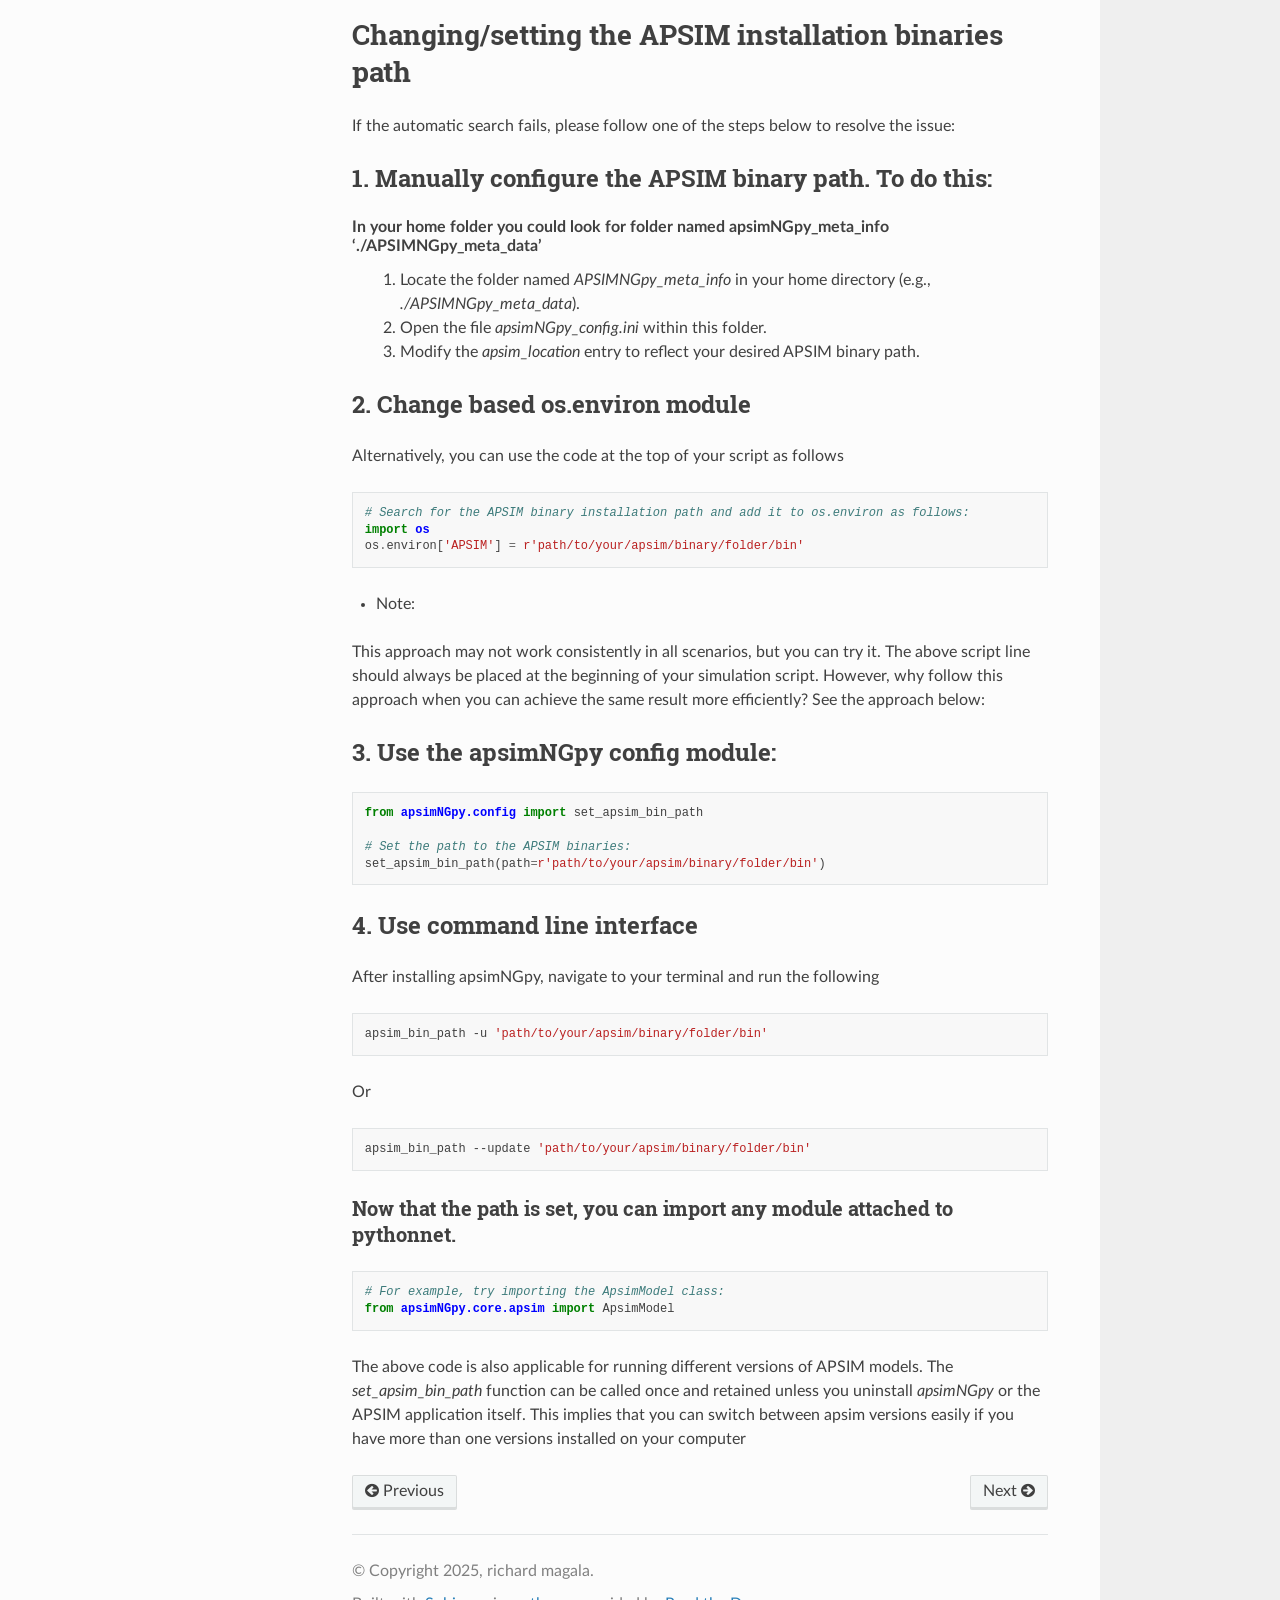
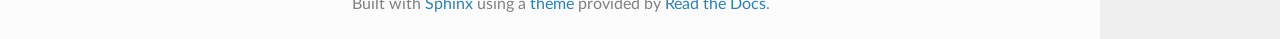
<file: getting started.html>
<!DOCTYPE html>
<html class="writer-html5" lang="en" data-content_root="./">
<head>
  <meta charset="utf-8" /><meta name="viewport" content="width=device-width, initial-scale=1" />

  <meta name="viewport" content="width=device-width, initial-scale=1.0" />
  <title>Installation &mdash; apsimNGpy 0.32 documentation</title>
      <link rel="stylesheet" type="text/css" href="_static/pygments.css?v=80d5e7a1" />
      <link rel="stylesheet" type="text/css" href="_static/css/theme.css?v=e59714d7" />

  
      <script src="_static/jquery.js?v=5d32c60e"></script>
      <script src="_static/_sphinx_javascript_frameworks_compat.js?v=2cd50e6c"></script>
      <script src="_static/documentation_options.js?v=f60b3db5"></script>
      <script src="_static/doctools.js?v=9bcbadda"></script>
      <script src="_static/sphinx_highlight.js?v=dc90522c"></script>
    <script src="_static/js/theme.js"></script>
    <link rel="index" title="Index" href="genindex.html" />
    <link rel="search" title="Search" href="search.html" />
    <link rel="next" title="Examples" href="Usage.html" />
    <link rel="prev" title="apsimNGpy Documentation" href="index.html" /> 
</head>

<body class="wy-body-for-nav"> 
  <div class="wy-grid-for-nav">
    <nav data-toggle="wy-nav-shift" class="wy-nav-side">
      <div class="wy-side-scroll">
        <div class="wy-side-nav-search" >

          
          
          <a href="index.html" class="icon icon-home">
            apsimNGpy
          </a>
<div role="search">
  <form id="rtd-search-form" class="wy-form" action="search.html" method="get">
    <input type="text" name="q" placeholder="Search docs" aria-label="Search docs" />
    <input type="hidden" name="check_keywords" value="yes" />
    <input type="hidden" name="area" value="default" />
  </form>
</div>
        </div><div class="wy-menu wy-menu-vertical" data-spy="affix" role="navigation" aria-label="Navigation menu">
              <p class="caption" role="heading"><span class="caption-text">Table of Contents</span></p>
<ul class="current">
<li class="toctree-l1"><a class="reference internal" href="index.html">Home</a></li>
<li class="toctree-l1 current"><a class="current reference internal" href="#">Installation</a></li>
<li class="toctree-l1"><a class="reference internal" href="#quick-guides">Quick guides</a></li>
<li class="toctree-l1"><a class="reference internal" href="#locating-the-apsim-binaries">Locating the APSIM Binaries</a></li>
<li class="toctree-l1"><a class="reference internal" href="#changing-setting-the-apsim-installation-binaries-path">Changing/setting the APSIM installation binaries path</a><ul>
<li class="toctree-l2"><a class="reference internal" href="#manually-configure-the-apsim-binary-path-to-do-this">1. Manually configure the APSIM binary path. To do this:</a></li>
<li class="toctree-l2"><a class="reference internal" href="#change-based-os-environ-module">2. Change based os.environ module</a></li>
<li class="toctree-l2"><a class="reference internal" href="#use-the-apsimngpy-config-module">3. Use the apsimNGpy config module:</a></li>
<li class="toctree-l2"><a class="reference internal" href="#use-command-line-interface">4. Use command line interface</a><ul>
<li class="toctree-l3"><a class="reference internal" href="#now-that-the-path-is-set-you-can-import-any-module-attached-to-pythonnet">Now that the path is set, you can import any module attached to pythonnet.</a></li>
</ul>
</li>
</ul>
</li>
<li class="toctree-l1"><a class="reference internal" href="Usage.html">Examples</a></li>
<li class="toctree-l1"><a class="reference internal" href="model%20inspection.html">Inspect Model</a></li>
<li class="toctree-l1"><a class="reference internal" href="model%20inspection.html#whole-model-inspection">Whole Model inspection</a></li>
<li class="toctree-l1"><a class="reference internal" href="inspect_model_parameters.html">Inspect Model Parameters</a></li>
<li class="toctree-l1"><a class="reference internal" href="edit.html">Editing Model Parameters</a></li>
<li class="toctree-l1"><a class="reference internal" href="cli.html">Command-Line Usage Guide</a></li>
<li class="toctree-l1"><a class="reference internal" href="factorial_experiments.html">Quick and Simple Way to Run Factorial Experiments</a></li>
<li class="toctree-l1"><a class="reference internal" href="api.html">apsimNGpy: API Reference</a></li>
<li class="toctree-l1"><a class="reference internal" href="api.html#apsimmodel">ApsimModel</a></li>
<li class="toctree-l1"><a class="reference internal" href="api.html#coremodel">CoreModel</a></li>
<li class="toctree-l1"><a class="reference internal" href="api.html#modeltools">ModelTools</a></li>
<li class="toctree-l1"><a class="reference internal" href="api.html#apsimngpy-core-base-data">apsimNGpy.core.base_data</a></li>
<li class="toctree-l1"><a class="reference internal" href="api.html#apsimngpy-core-load-model">apsimNGpy.core.load_model</a></li>
<li class="toctree-l1"><a class="reference internal" href="api.html#apsimngpy-core-runner">apsimNGpy.core.runner</a></li>
<li class="toctree-l1"><a class="reference internal" href="api.html#apsimngpy-core-utils-database-utils">apsimNGpy.core_utils.database_utils</a></li>
<li class="toctree-l1"><a class="reference internal" href="api.html#apsimngpy-manager-soilmanager">apsimNGpy.manager.soilmanager</a></li>
<li class="toctree-l1"><a class="reference internal" href="api.html#apsimngpy-manager-weathermanager">apsimNGpy.manager.weathermanager</a></li>
<li class="toctree-l1"><a class="reference internal" href="api.html#apsimngpy-parallel-process">apsimNGpy.parallel.process</a></li>
<li class="toctree-l1"><a class="reference internal" href="api.html#apsimngpy-validation-evaluator">apsimNGpy.validation.evaluator</a></li>
</ul>

        </div>
      </div>
    </nav>

    <section data-toggle="wy-nav-shift" class="wy-nav-content-wrap"><nav class="wy-nav-top" aria-label="Mobile navigation menu" >
          <i data-toggle="wy-nav-top" class="fa fa-bars"></i>
          <a href="index.html">apsimNGpy</a>
      </nav>

      <div class="wy-nav-content">
        <div class="rst-content">
          <div role="navigation" aria-label="Page navigation">
  <ul class="wy-breadcrumbs">
      <li><a href="index.html" class="icon icon-home" aria-label="Home"></a></li>
      <li class="breadcrumb-item active">Installation</li>
      <li class="wy-breadcrumbs-aside">
            <a href="_sources/getting started.rst.txt" rel="nofollow"> View page source</a>
      </li>
  </ul>
  <hr/>
</div>
          <div role="main" class="document" itemscope="itemscope" itemtype="http://schema.org/Article">
           <div itemprop="articleBody">
             
  <section id="installation">
<span id="id1"></span><h1>Installation<a class="headerlink" href="#installation" title="Link to this heading"></a></h1>
<p>All versions are currently in development, phase and they can be installed as follows:</p>
<ul class="simple">
<li><p>Method 1. install from PyPI</p></li>
</ul>
<div class="highlight-bash notranslate"><div class="highlight"><pre><span></span>pip<span class="w"> </span>install<span class="w"> </span>apsimNGpy
</pre></div>
</div>
<ul class="simple">
<li><p>Method 1. clone the current development repository</p></li>
</ul>
<div class="highlight-bash notranslate"><div class="highlight"><pre><span></span>git<span class="w"> </span>clone<span class="w"> </span>https://github.com/MAGALA-RICHARD/apsimNGpy.git
<span class="nb">cd</span><span class="w"> </span>apsimNGpy
pip<span class="w"> </span>install<span class="w"> </span>.
</pre></div>
</div>
<ul class="simple">
<li><p>Method 2. Use pip straight away and install from github</p></li>
</ul>
<div class="highlight-bash notranslate"><div class="highlight"><pre><span></span>pip<span class="w"> </span>install<span class="w"> </span>git+https://github.com/MAGALA-RICHARD/apsimNGpy.git
</pre></div>
</div>
</section>
<section id="quick-guides">
<h1>Quick guides<a class="headerlink" href="#quick-guides" title="Link to this heading"></a></h1>
<p>Before using apsimNGpy, it is necessary to install APSIM. Please follow the instructions provided at the following link to complete the installation: <a class="reference external" href="https://www.apsim.info/download-apsim/downloads/">https://www.apsim.info/download-apsim/downloads/</a>
for MAcOS or Linux users see: <a class="reference external" href="https://apsimnextgeneration.netlify.app/install/">https://apsimnextgeneration.netlify.app/install/</a>
model documentation and tutorial are also available via; <a class="reference external" href="https://docs.apsim.info/">https://docs.apsim.info/</a>
we expect that by accepting to use apsimNGpy, you have a basic understanding of APSIM process-based model, therefore, our focus is to make sure you are able to use apsimNGpy</p>
<p>In addition, make sure that the APSIM installation binaries folder is added to the system path.
if you run the following code and returns None you need to do something as explained below.</p>
<ul class="simple">
<li><ol class="arabic simple">
<li><p>Use command line interface</p></li>
</ol>
</li>
</ul>
<div class="highlight-bash notranslate"><div class="highlight"><pre><span></span>apsim_bin_path<span class="w"> </span>-s
</pre></div>
</div>
<ul class="simple">
<li><ol class="arabic simple" start="2">
<li><p>Use apsimNGpy config module</p></li>
</ol>
</li>
</ul>
<div class="highlight-python notranslate"><div class="highlight"><pre><span></span><span class="kn">from</span> <span class="nn">apsimNGpy.core</span> <span class="kn">import</span> <span class="n">config</span>
   <span class="nb">print</span><span class="p">(</span><span class="n">config</span><span class="o">.</span><span class="n">get_apsim_bin_path</span><span class="p">())</span>
</pre></div>
</div>
<p>You can also try to check if automatic search will be successful as follows</p>
<div class="highlight-bash notranslate"><div class="highlight"><pre><span></span>apsim_bin_path<span class="w"> </span>--auto_search
</pre></div>
</div>
<p>The short cut</p>
<div class="highlight-bash notranslate"><div class="highlight"><pre><span></span>apsim_bin_path<span class="w"> </span>-a
</pre></div>
</div>
</section>
<section id="locating-the-apsim-binaries">
<h1>Locating the APSIM Binaries<a class="headerlink" href="#locating-the-apsim-binaries" title="Link to this heading"></a></h1>
<p>By default the APSIM binaries are located automatically. The process for determining the APSIM binary path is as follows:</p>
<p>In apsimNGpy, priority is first given to the user-supplied binary path.
If no path is supplied, the module searches through the Python global environment
using the os module. If that fails, it searches through other folders.
If all approaches are exhausted and no valid path is found, a ValueError will be raised.</p>
</section>
<section id="changing-setting-the-apsim-installation-binaries-path">
<h1>Changing/setting the APSIM installation binaries path<a class="headerlink" href="#changing-setting-the-apsim-installation-binaries-path" title="Link to this heading"></a></h1>
<p>If the automatic search fails, please follow one of the steps below to resolve the issue:</p>
<section id="manually-configure-the-apsim-binary-path-to-do-this">
<h2>1. Manually configure the APSIM binary path. To do this:<a class="headerlink" href="#manually-configure-the-apsim-binary-path-to-do-this" title="Link to this heading"></a></h2>
<dl class="simple">
<dt>In your home folder you could look for folder named apsimNGpy_meta_info ‘./APSIMNGpy_meta_data’</dt><dd><ol class="arabic simple">
<li><p>Locate the folder named <cite>APSIMNGpy_meta_info</cite> in your home directory (e.g., <cite>./APSIMNGpy_meta_data</cite>).</p></li>
<li><p>Open the file <cite>apsimNGpy_config.ini</cite> within this folder.</p></li>
<li><p>Modify the <cite>apsim_location</cite> entry to reflect your desired APSIM binary path.</p></li>
</ol>
</dd>
</dl>
</section>
<section id="change-based-os-environ-module">
<h2>2. Change based os.environ module<a class="headerlink" href="#change-based-os-environ-module" title="Link to this heading"></a></h2>
<p>Alternatively, you can use the code at the top of your script as follows</p>
<div class="highlight-python notranslate"><div class="highlight"><pre><span></span><span class="c1"># Search for the APSIM binary installation path and add it to os.environ as follows:</span>
<span class="kn">import</span> <span class="nn">os</span>
<span class="n">os</span><span class="o">.</span><span class="n">environ</span><span class="p">[</span><span class="s1">&#39;APSIM&#39;</span><span class="p">]</span> <span class="o">=</span> <span class="sa">r</span><span class="s1">&#39;path/to/your/apsim/binary/folder/bin&#39;</span>
</pre></div>
</div>
<ul class="simple">
<li><p>Note:</p></li>
</ul>
<p>This approach may not work consistently in all scenarios, but you can try it.
The above script line should always be placed at the beginning of your simulation script.
However, why follow this approach when you can achieve the same result more efficiently? See the approach below:</p>
</section>
<section id="use-the-apsimngpy-config-module">
<h2>3. Use the apsimNGpy config module:<a class="headerlink" href="#use-the-apsimngpy-config-module" title="Link to this heading"></a></h2>
<div class="highlight-python notranslate"><div class="highlight"><pre><span></span><span class="kn">from</span> <span class="nn">apsimNGpy.config</span> <span class="kn">import</span> <span class="n">set_apsim_bin_path</span>

<span class="c1"># Set the path to the APSIM binaries:</span>
<span class="n">set_apsim_bin_path</span><span class="p">(</span><span class="n">path</span><span class="o">=</span><span class="sa">r</span><span class="s1">&#39;path/to/your/apsim/binary/folder/bin&#39;</span><span class="p">)</span>
</pre></div>
</div>
</section>
<section id="use-command-line-interface">
<h2>4. Use command line interface<a class="headerlink" href="#use-command-line-interface" title="Link to this heading"></a></h2>
<p>After installing apsimNGpy, navigate to your terminal and run the following</p>
<div class="highlight-bash notranslate"><div class="highlight"><pre><span></span>apsim_bin_path<span class="w"> </span>-u<span class="w"> </span><span class="s1">&#39;path/to/your/apsim/binary/folder/bin&#39;</span>
</pre></div>
</div>
<p>Or</p>
<div class="highlight-bash notranslate"><div class="highlight"><pre><span></span>apsim_bin_path<span class="w"> </span>--update<span class="w"> </span><span class="s1">&#39;path/to/your/apsim/binary/folder/bin&#39;</span>
</pre></div>
</div>
<section id="now-that-the-path-is-set-you-can-import-any-module-attached-to-pythonnet">
<h3>Now that the path is set, you can import any module attached to pythonnet.<a class="headerlink" href="#now-that-the-path-is-set-you-can-import-any-module-attached-to-pythonnet" title="Link to this heading"></a></h3>
<div class="highlight-python notranslate"><div class="highlight"><pre><span></span><span class="c1"># For example, try importing the ApsimModel class:</span>
<span class="kn">from</span> <span class="nn">apsimNGpy.core.apsim</span> <span class="kn">import</span> <span class="n">ApsimModel</span>
</pre></div>
</div>
<p id="usage">The above code is also applicable for running different versions of APSIM models.
The <cite>set_apsim_bin_path</cite> function can be called once and retained unless you uninstall <cite>apsimNGpy</cite>
or the APSIM application itself. This implies that you can switch between apsim versions easily if you have more than one versions installed on your computer</p>
</section>
</section>
</section>


           </div>
          </div>
          <footer><div class="rst-footer-buttons" role="navigation" aria-label="Footer">
        <a href="index.html" class="btn btn-neutral float-left" title="apsimNGpy Documentation" accesskey="p" rel="prev"><span class="fa fa-arrow-circle-left" aria-hidden="true"></span> Previous</a>
        <a href="Usage.html" class="btn btn-neutral float-right" title="Examples" accesskey="n" rel="next">Next <span class="fa fa-arrow-circle-right" aria-hidden="true"></span></a>
    </div>

  <hr/>

  <div role="contentinfo">
    <p>&#169; Copyright 2025, richard magala.</p>
  </div>

  Built with <a href="https://www.sphinx-doc.org/">Sphinx</a> using a
    <a href="https://github.com/readthedocs/sphinx_rtd_theme">theme</a>
    provided by <a href="https://readthedocs.org">Read the Docs</a>.
   

</footer>
        </div>
      </div>
    </section>
  </div>
  <script>
      jQuery(function () {
          SphinxRtdTheme.Navigation.enable(true);
      });
  </script> 

</body>
</html>
</file>
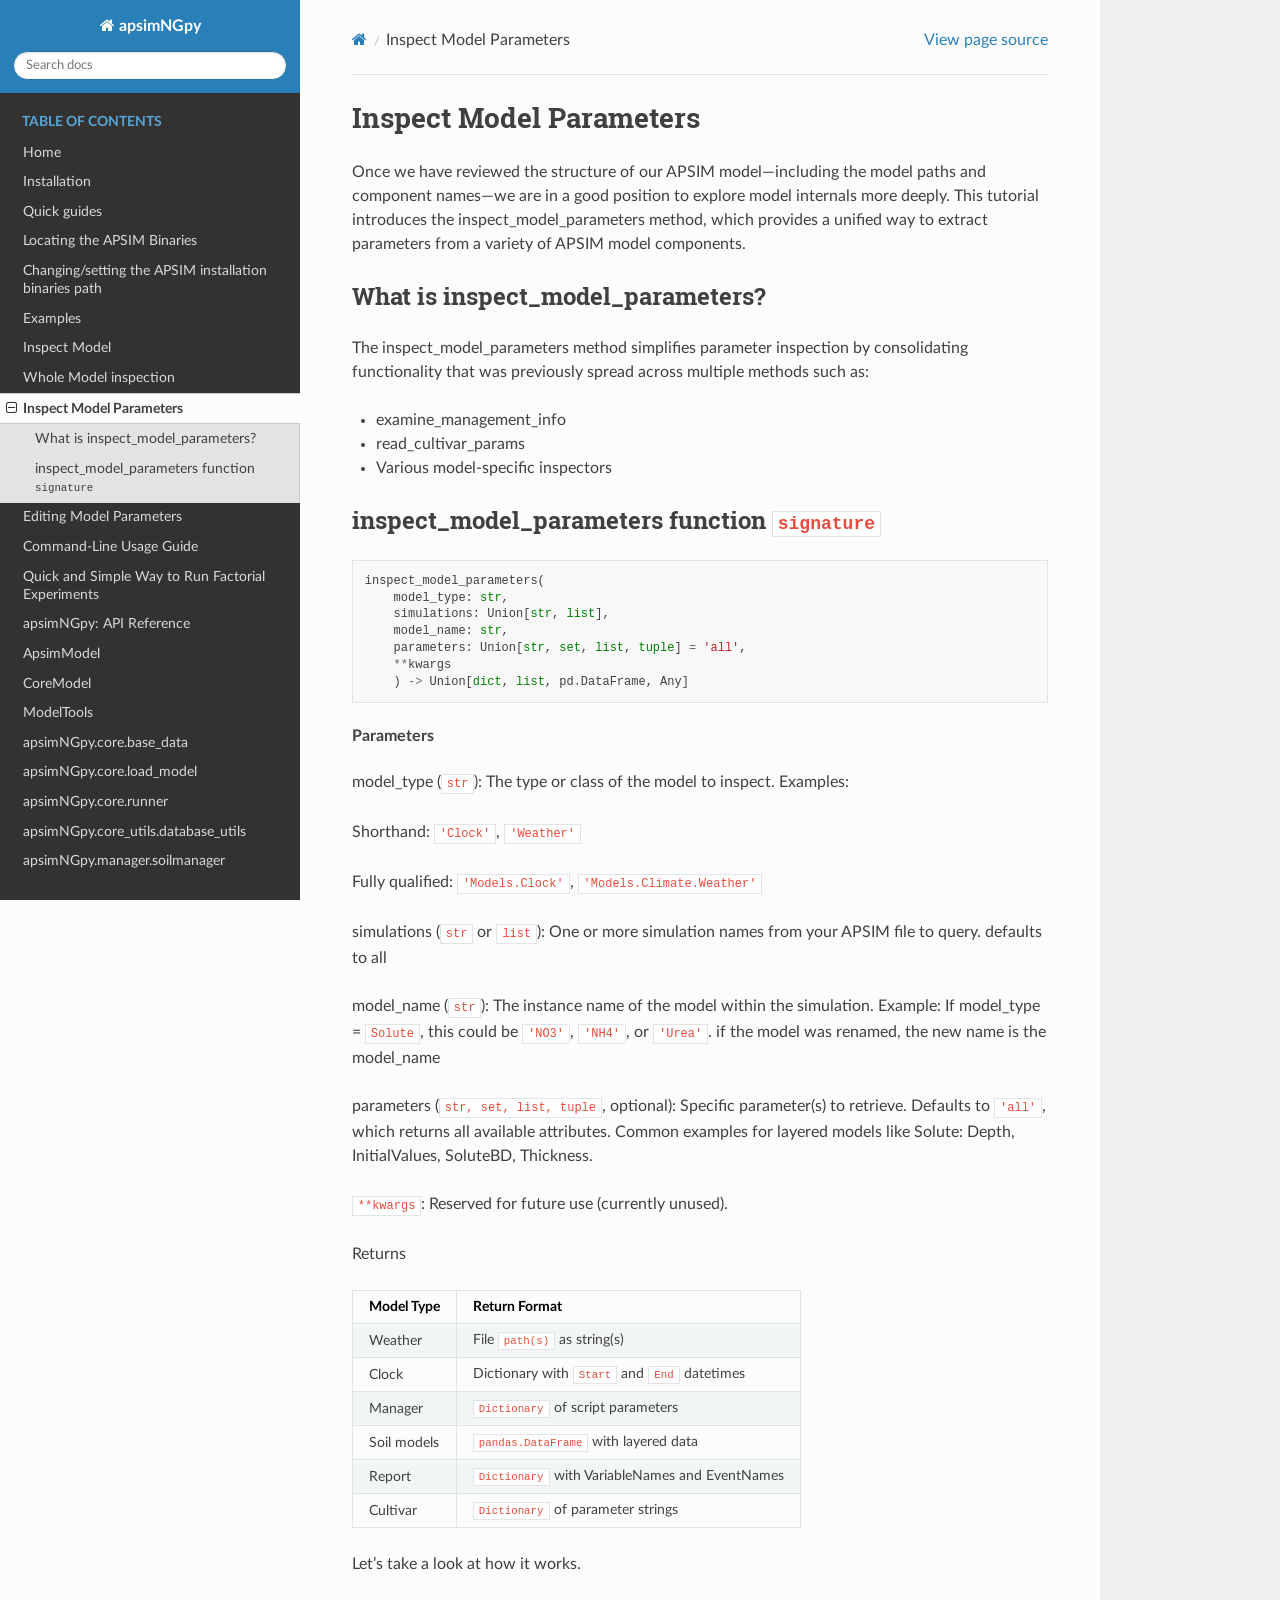
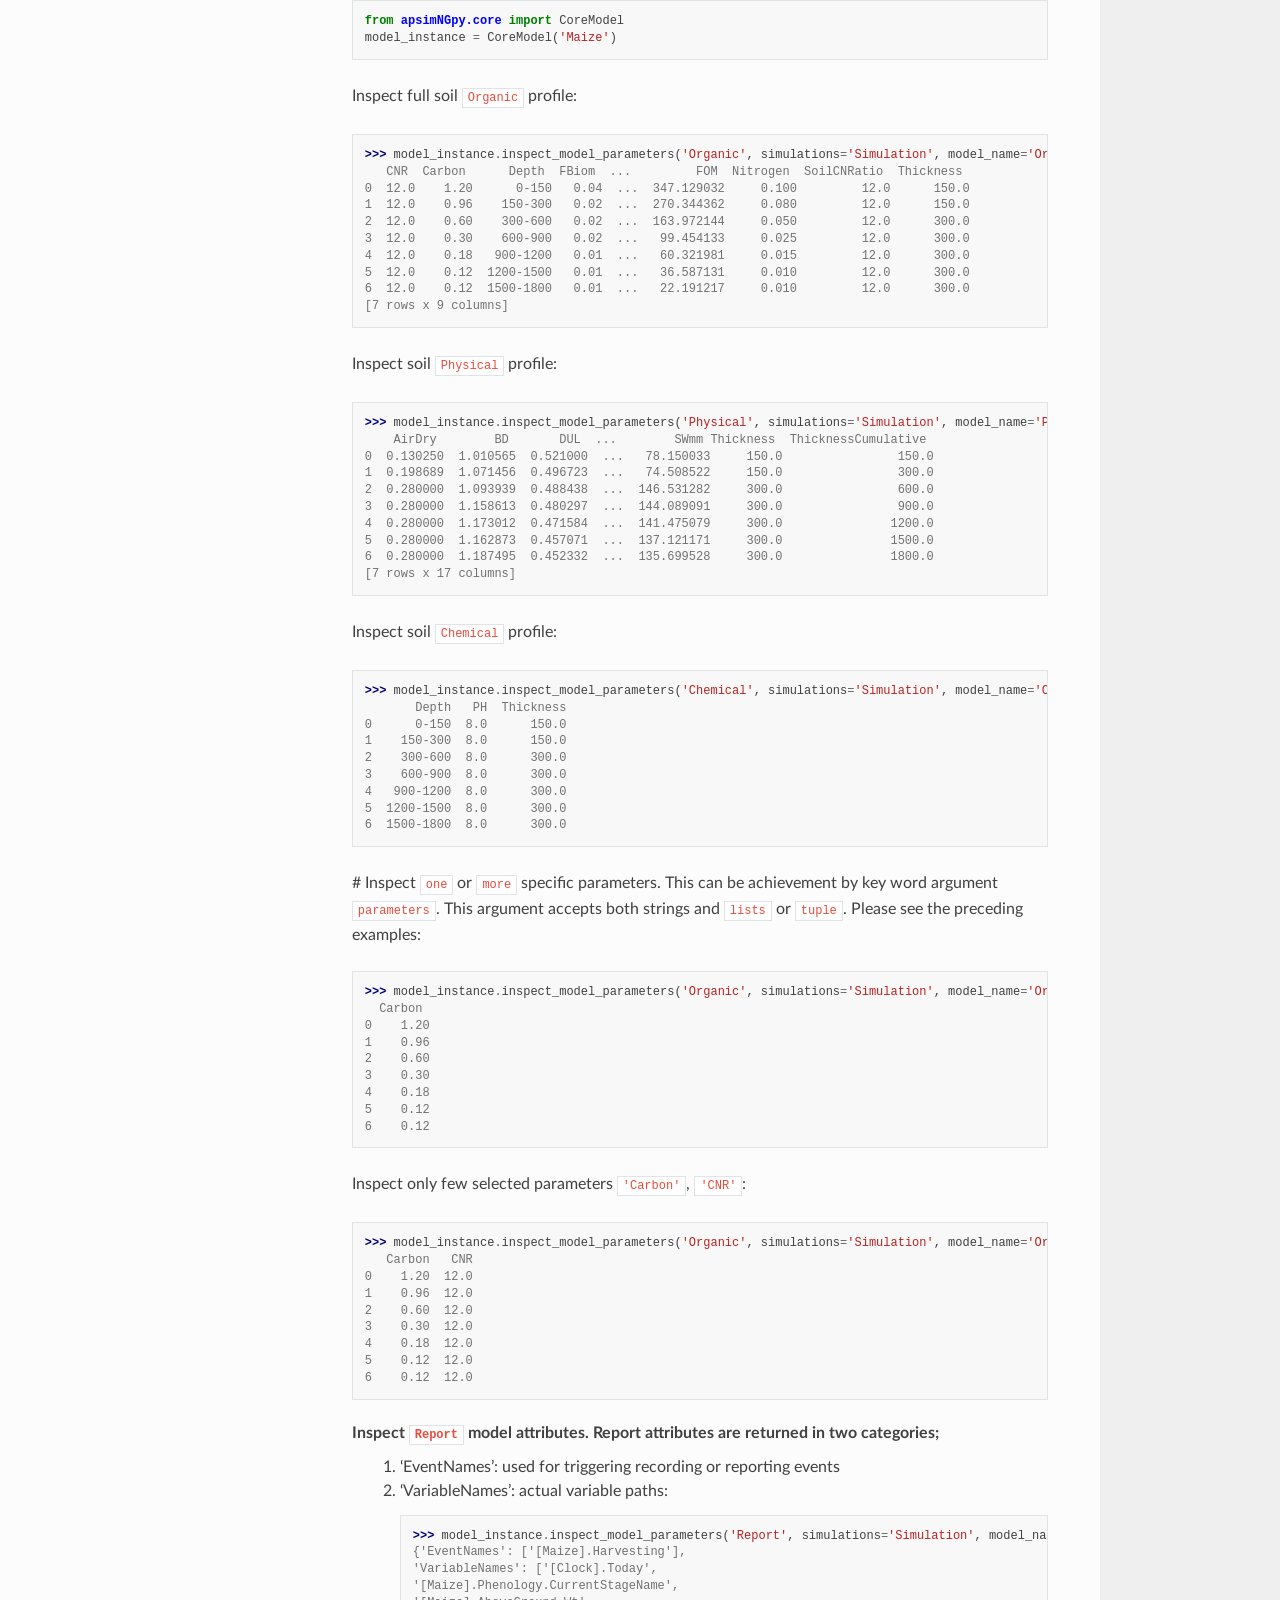
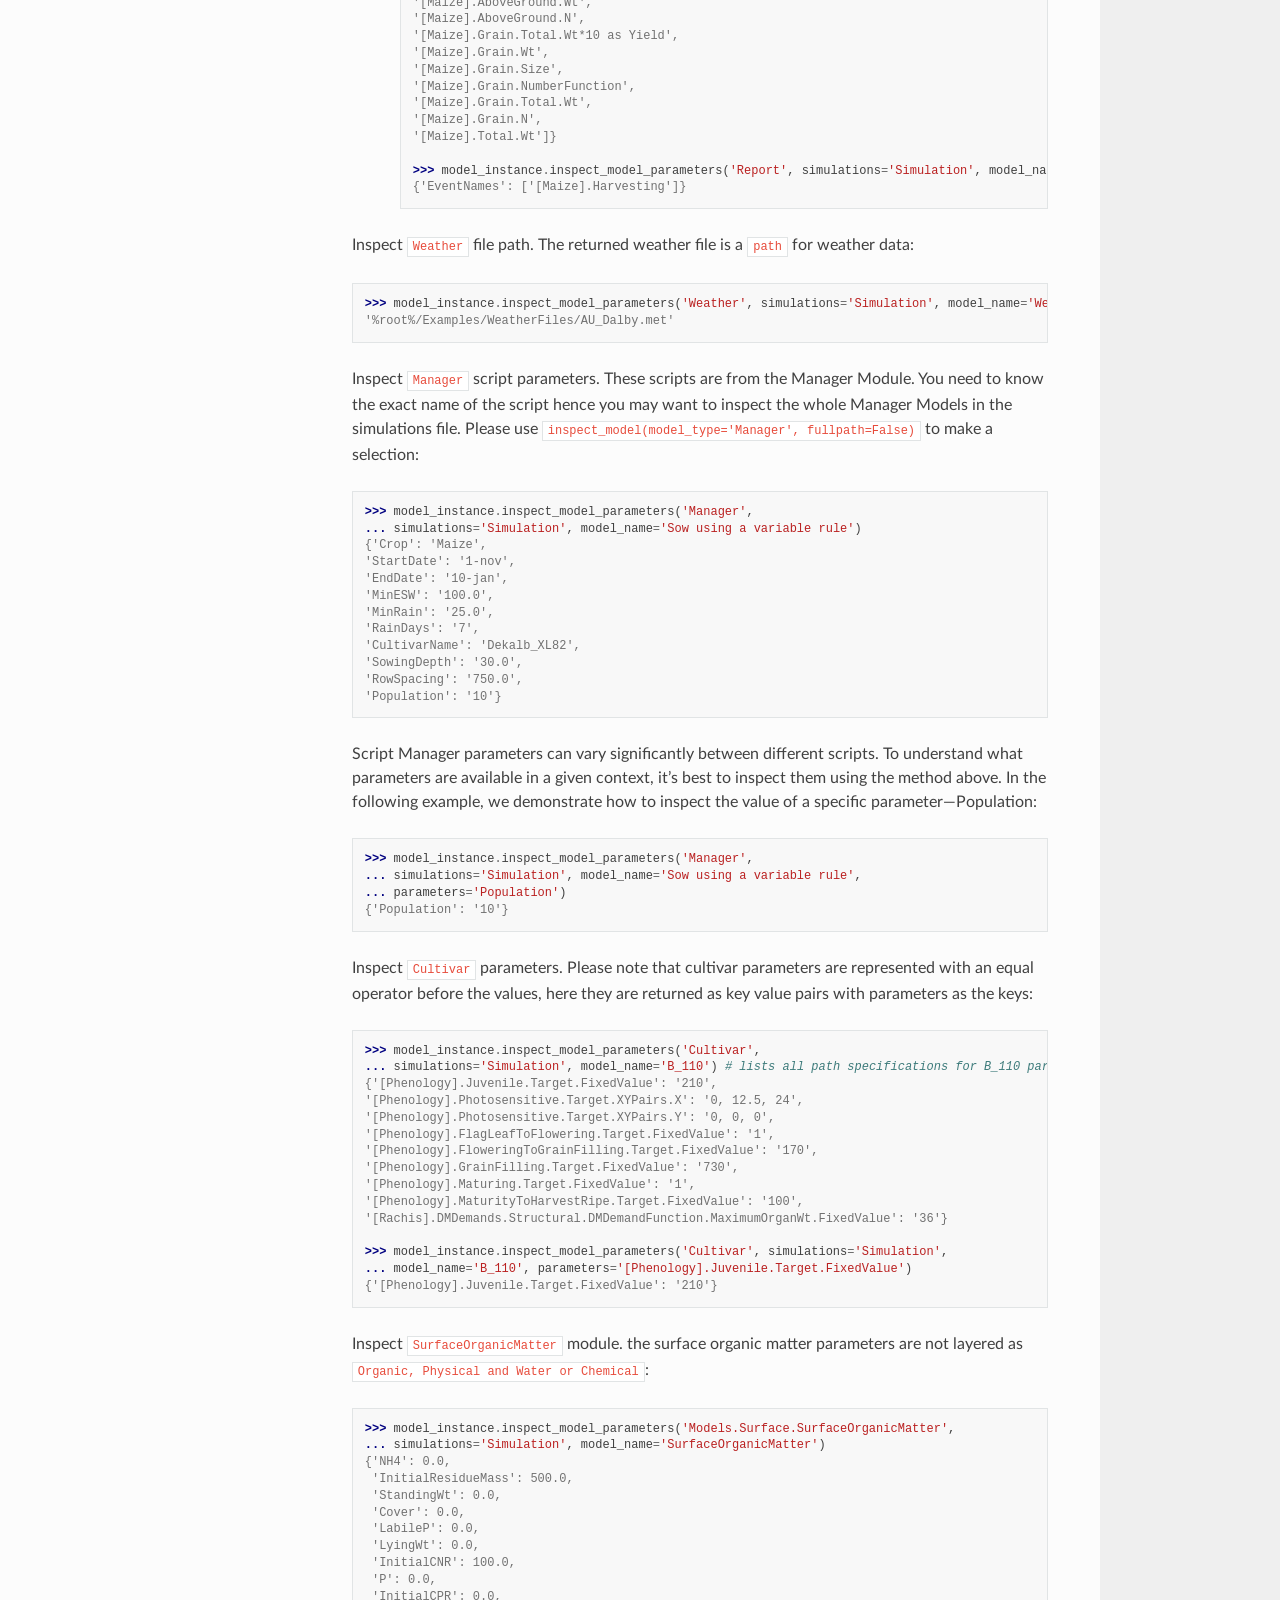
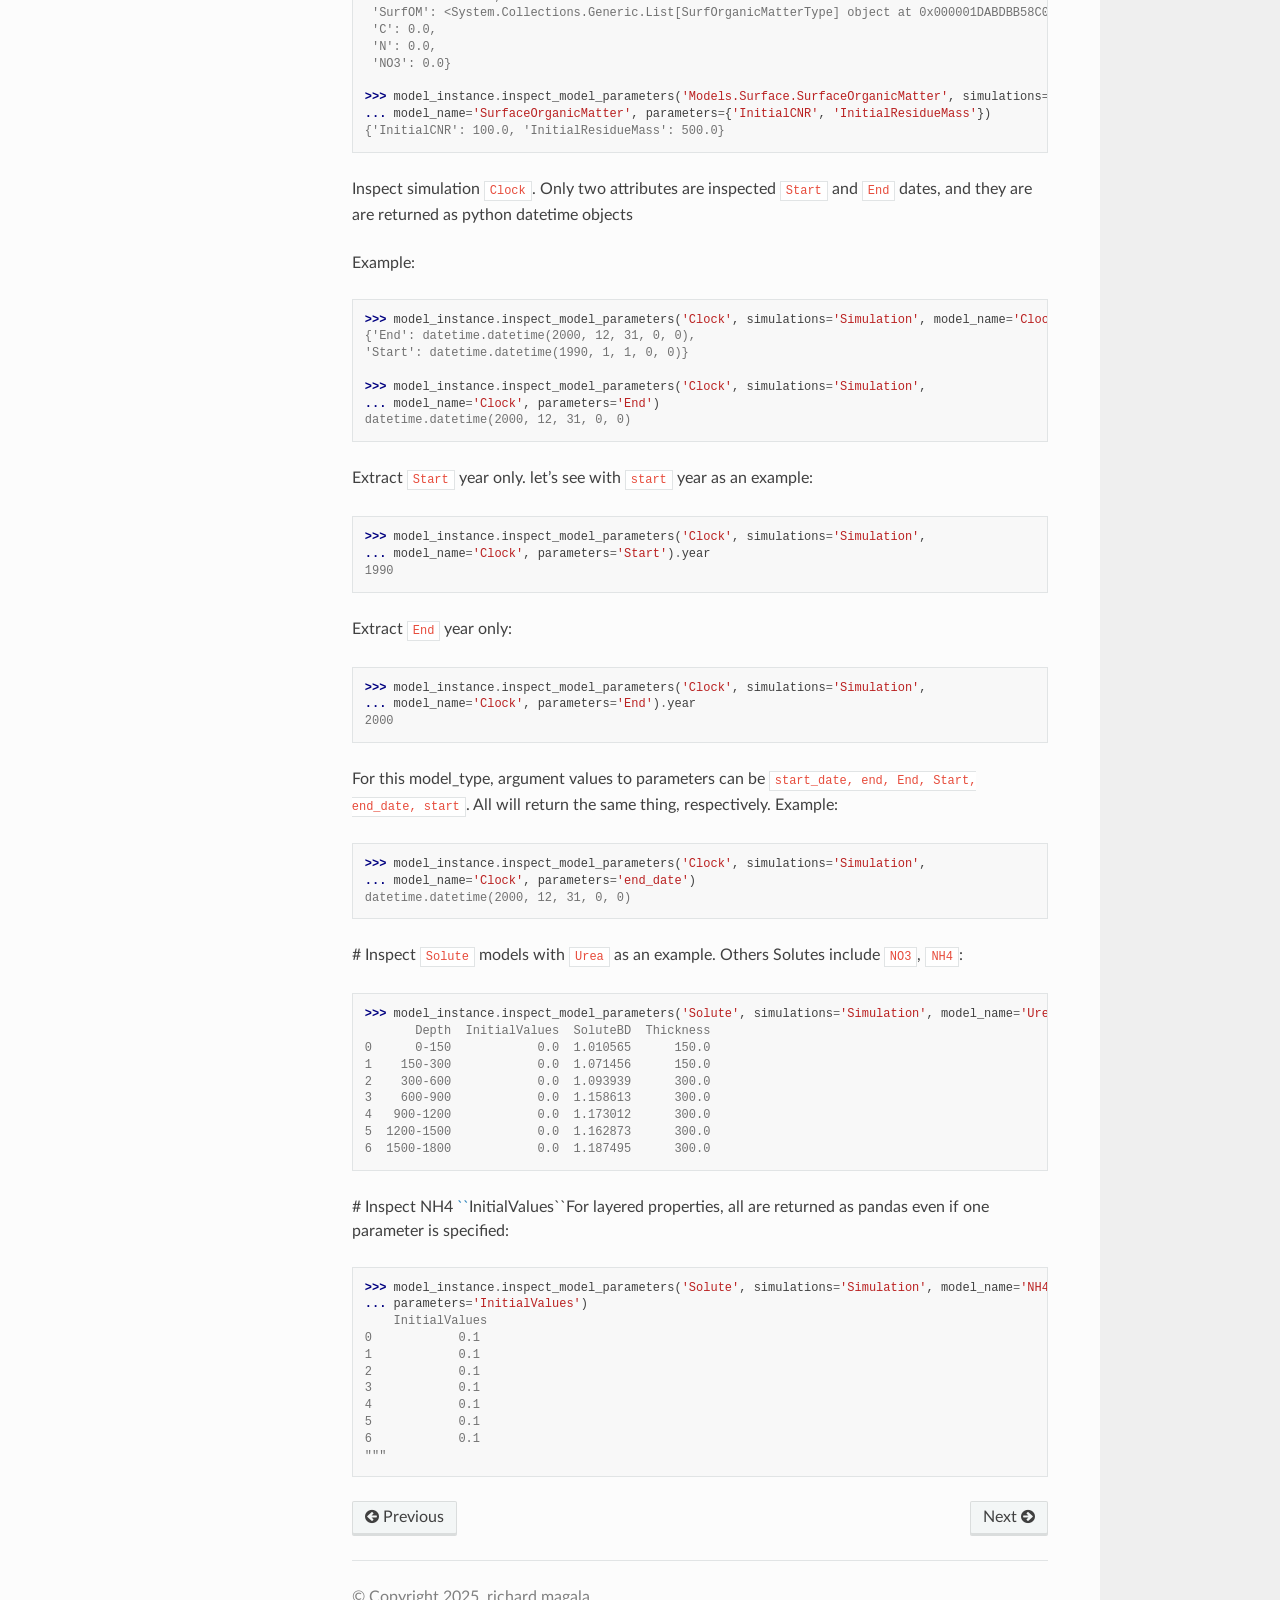
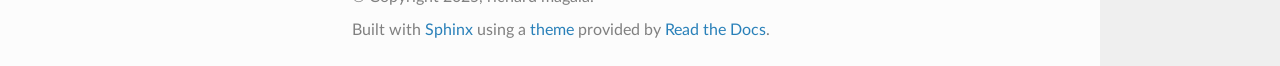
<file: inspect_model_parameters.html>
<!DOCTYPE html>
<html class="writer-html5" lang="en" data-content_root="./">
<head>
  <meta charset="utf-8" /><meta name="viewport" content="width=device-width, initial-scale=1" />

  <meta name="viewport" content="width=device-width, initial-scale=1.0" />
  <title>Inspect Model Parameters &mdash; apsimNGpy 0.32 documentation</title>
      <link rel="stylesheet" type="text/css" href="_static/pygments.css?v=80d5e7a1" />
      <link rel="stylesheet" type="text/css" href="_static/css/theme.css?v=e59714d7" />

  
      <script src="_static/jquery.js?v=5d32c60e"></script>
      <script src="_static/_sphinx_javascript_frameworks_compat.js?v=2cd50e6c"></script>
      <script src="_static/documentation_options.js?v=f60b3db5"></script>
      <script src="_static/doctools.js?v=9bcbadda"></script>
      <script src="_static/sphinx_highlight.js?v=dc90522c"></script>
    <script src="_static/js/theme.js"></script>
    <link rel="index" title="Index" href="genindex.html" />
    <link rel="search" title="Search" href="search.html" />
    <link rel="next" title="Editing Model Parameters" href="edit.html" />
    <link rel="prev" title="Inspect Model" href="model%20inspection.html" /> 
</head>

<body class="wy-body-for-nav"> 
  <div class="wy-grid-for-nav">
    <nav data-toggle="wy-nav-shift" class="wy-nav-side">
      <div class="wy-side-scroll">
        <div class="wy-side-nav-search" >

          
          
          <a href="index.html" class="icon icon-home">
            apsimNGpy
          </a>
<div role="search">
  <form id="rtd-search-form" class="wy-form" action="search.html" method="get">
    <input type="text" name="q" placeholder="Search docs" aria-label="Search docs" />
    <input type="hidden" name="check_keywords" value="yes" />
    <input type="hidden" name="area" value="default" />
  </form>
</div>
        </div><div class="wy-menu wy-menu-vertical" data-spy="affix" role="navigation" aria-label="Navigation menu">
              <p class="caption" role="heading"><span class="caption-text">Table of Contents</span></p>
<ul class="current">
<li class="toctree-l1"><a class="reference internal" href="index.html">Home</a></li>
<li class="toctree-l1"><a class="reference internal" href="getting%20started.html">Installation</a></li>
<li class="toctree-l1"><a class="reference internal" href="getting%20started.html#quick-guides">Quick guides</a></li>
<li class="toctree-l1"><a class="reference internal" href="getting%20started.html#locating-the-apsim-binaries">Locating the APSIM Binaries</a></li>
<li class="toctree-l1"><a class="reference internal" href="getting%20started.html#changing-setting-the-apsim-installation-binaries-path">Changing/setting the APSIM installation binaries path</a></li>
<li class="toctree-l1"><a class="reference internal" href="Usage.html">Examples</a></li>
<li class="toctree-l1"><a class="reference internal" href="model%20inspection.html">Inspect Model</a></li>
<li class="toctree-l1"><a class="reference internal" href="model%20inspection.html#whole-model-inspection">Whole Model inspection</a></li>
<li class="toctree-l1 current"><a class="current reference internal" href="#">Inspect Model Parameters</a><ul>
<li class="toctree-l2"><a class="reference internal" href="#what-is-inspect-model-parameters">What is inspect_model_parameters?</a></li>
<li class="toctree-l2"><a class="reference internal" href="#inspect-model-parameters-function-signature">inspect_model_parameters function <code class="docutils literal notranslate"><span class="pre">signature</span></code></a></li>
</ul>
</li>
<li class="toctree-l1"><a class="reference internal" href="edit.html">Editing Model Parameters</a></li>
<li class="toctree-l1"><a class="reference internal" href="cli.html">Command-Line Usage Guide</a></li>
<li class="toctree-l1"><a class="reference internal" href="factorial_experiments.html">Quick and Simple Way to Run Factorial Experiments</a></li>
<li class="toctree-l1"><a class="reference internal" href="api.html">apsimNGpy: API Reference</a></li>
<li class="toctree-l1"><a class="reference internal" href="api.html#apsimmodel">ApsimModel</a></li>
<li class="toctree-l1"><a class="reference internal" href="api.html#coremodel">CoreModel</a></li>
<li class="toctree-l1"><a class="reference internal" href="api.html#modeltools">ModelTools</a></li>
<li class="toctree-l1"><a class="reference internal" href="api.html#apsimngpy-core-base-data">apsimNGpy.core.base_data</a></li>
<li class="toctree-l1"><a class="reference internal" href="api.html#apsimngpy-core-load-model">apsimNGpy.core.load_model</a></li>
<li class="toctree-l1"><a class="reference internal" href="api.html#apsimngpy-core-runner">apsimNGpy.core.runner</a></li>
<li class="toctree-l1"><a class="reference internal" href="api.html#apsimngpy-core-utils-database-utils">apsimNGpy.core_utils.database_utils</a></li>
<li class="toctree-l1"><a class="reference internal" href="api.html#apsimngpy-manager-soilmanager">apsimNGpy.manager.soilmanager</a></li>
<li class="toctree-l1"><a class="reference internal" href="api.html#apsimngpy-manager-weathermanager">apsimNGpy.manager.weathermanager</a></li>
<li class="toctree-l1"><a class="reference internal" href="api.html#apsimngpy-parallel-process">apsimNGpy.parallel.process</a></li>
<li class="toctree-l1"><a class="reference internal" href="api.html#apsimngpy-validation-evaluator">apsimNGpy.validation.evaluator</a></li>
</ul>

        </div>
      </div>
    </nav>

    <section data-toggle="wy-nav-shift" class="wy-nav-content-wrap"><nav class="wy-nav-top" aria-label="Mobile navigation menu" >
          <i data-toggle="wy-nav-top" class="fa fa-bars"></i>
          <a href="index.html">apsimNGpy</a>
      </nav>

      <div class="wy-nav-content">
        <div class="rst-content">
          <div role="navigation" aria-label="Page navigation">
  <ul class="wy-breadcrumbs">
      <li><a href="index.html" class="icon icon-home" aria-label="Home"></a></li>
      <li class="breadcrumb-item active">Inspect Model Parameters</li>
      <li class="wy-breadcrumbs-aside">
            <a href="_sources/inspect_model_parameters.rst.txt" rel="nofollow"> View page source</a>
      </li>
  </ul>
  <hr/>
</div>
          <div role="main" class="document" itemscope="itemscope" itemtype="http://schema.org/Article">
           <div itemprop="articleBody">
             
  <section id="inspect-model-parameters">
<h1>Inspect Model Parameters<a class="headerlink" href="#inspect-model-parameters" title="Link to this heading"></a></h1>
<p>Once we have reviewed the structure of our APSIM model—including the model paths and component names—we are in a good position to explore model internals more deeply.
This tutorial introduces the inspect_model_parameters method, which provides a unified way to extract parameters from a variety of APSIM model components.</p>
<section id="what-is-inspect-model-parameters">
<h2>What is inspect_model_parameters?<a class="headerlink" href="#what-is-inspect-model-parameters" title="Link to this heading"></a></h2>
<p>The inspect_model_parameters method simplifies parameter inspection by consolidating functionality that was previously spread across multiple methods such as:</p>
<ul class="simple">
<li><p>examine_management_info</p></li>
<li><p>read_cultivar_params</p></li>
<li><p>Various model-specific inspectors</p></li>
</ul>
</section>
<section id="inspect-model-parameters-function-signature">
<h2>inspect_model_parameters function <code class="docutils literal notranslate"><span class="pre">signature</span></code><a class="headerlink" href="#inspect-model-parameters-function-signature" title="Link to this heading"></a></h2>
<div class="highlight-python notranslate"><div class="highlight"><pre><span></span><span class="n">inspect_model_parameters</span><span class="p">(</span>
    <span class="n">model_type</span><span class="p">:</span> <span class="nb">str</span><span class="p">,</span>
    <span class="n">simulations</span><span class="p">:</span> <span class="n">Union</span><span class="p">[</span><span class="nb">str</span><span class="p">,</span> <span class="nb">list</span><span class="p">],</span>
    <span class="n">model_name</span><span class="p">:</span> <span class="nb">str</span><span class="p">,</span>
    <span class="n">parameters</span><span class="p">:</span> <span class="n">Union</span><span class="p">[</span><span class="nb">str</span><span class="p">,</span> <span class="nb">set</span><span class="p">,</span> <span class="nb">list</span><span class="p">,</span> <span class="nb">tuple</span><span class="p">]</span> <span class="o">=</span> <span class="s1">&#39;all&#39;</span><span class="p">,</span>
    <span class="o">**</span><span class="n">kwargs</span>
    <span class="p">)</span> <span class="o">-&gt;</span> <span class="n">Union</span><span class="p">[</span><span class="nb">dict</span><span class="p">,</span> <span class="nb">list</span><span class="p">,</span> <span class="n">pd</span><span class="o">.</span><span class="n">DataFrame</span><span class="p">,</span> <span class="n">Any</span><span class="p">]</span>
</pre></div>
</div>
<dl class="simple">
<dt>Parameters</dt><dd></dd>
</dl>
<p>model_type (<code class="docutils literal notranslate"><span class="pre">str</span></code>):
The type or class of the model to inspect.
Examples:</p>
<p>Shorthand:      <code class="docutils literal notranslate"><span class="pre">'Clock'</span></code>, <code class="docutils literal notranslate"><span class="pre">'Weather'</span></code></p>
<p>Fully qualified: <code class="docutils literal notranslate"><span class="pre">'Models.Clock'</span></code>, <code class="docutils literal notranslate"><span class="pre">'Models.Climate.Weather'</span></code></p>
<p>simulations (<code class="docutils literal notranslate"><span class="pre">str</span></code> or <code class="docutils literal notranslate"><span class="pre">list</span></code>):
One or more simulation names from your APSIM file to query. defaults to all</p>
<p>model_name (<code class="docutils literal notranslate"><span class="pre">str</span></code>):
The instance name of the model within the simulation.
Example: If model_type = <code class="docutils literal notranslate"><span class="pre">Solute</span></code>,  this could be <code class="docutils literal notranslate"><span class="pre">'NO3'</span></code>, <code class="docutils literal notranslate"><span class="pre">'NH4'</span></code>, or <code class="docutils literal notranslate"><span class="pre">'Urea'</span></code>. if the model was renamed, the new name is the model_name</p>
<p>parameters (<code class="docutils literal notranslate"><span class="pre">str,</span> <span class="pre">set,</span> <span class="pre">list,</span> <span class="pre">tuple</span></code>, optional):
Specific parameter(s) to retrieve. Defaults to <code class="docutils literal notranslate"><span class="pre">'all'</span></code>, which returns all available attributes.
Common examples for layered models like Solute: Depth, InitialValues, SoluteBD, Thickness.</p>
<p><code class="docutils literal notranslate"><span class="pre">**kwargs</span></code>: Reserved for future use (currently unused).</p>
<p>Returns</p>
<table class="docutils align-default">
<thead>
<tr class="row-odd"><th class="head"><p>Model Type</p></th>
<th class="head"><p>Return Format</p></th>
</tr>
</thead>
<tbody>
<tr class="row-even"><td><p>Weather</p></td>
<td><p>File <code class="docutils literal notranslate"><span class="pre">path(s)</span></code> as string(s)</p></td>
</tr>
<tr class="row-odd"><td><p>Clock</p></td>
<td><p>Dictionary with <code class="docutils literal notranslate"><span class="pre">Start</span></code> and <code class="docutils literal notranslate"><span class="pre">End</span></code> datetimes</p></td>
</tr>
<tr class="row-even"><td><p>Manager</p></td>
<td><p><code class="docutils literal notranslate"><span class="pre">Dictionary</span></code> of script parameters</p></td>
</tr>
<tr class="row-odd"><td><p>Soil models</p></td>
<td><p><code class="docutils literal notranslate"><span class="pre">pandas.DataFrame</span></code> with layered data</p></td>
</tr>
<tr class="row-even"><td><p>Report</p></td>
<td><p><code class="docutils literal notranslate"><span class="pre">Dictionary</span></code> with VariableNames and EventNames</p></td>
</tr>
<tr class="row-odd"><td><p>Cultivar</p></td>
<td><p><code class="docutils literal notranslate"><span class="pre">Dictionary</span></code> of parameter strings</p></td>
</tr>
</tbody>
</table>
<p>Let’s take a look at how it works.</p>
<div class="highlight-python notranslate"><div class="highlight"><pre><span></span><span class="kn">from</span> <span class="nn">apsimNGpy.core</span> <span class="kn">import</span> <span class="n">CoreModel</span>
<span class="n">model_instance</span> <span class="o">=</span> <span class="n">CoreModel</span><span class="p">(</span><span class="s1">&#39;Maize&#39;</span><span class="p">)</span>
</pre></div>
</div>
<p>Inspect full soil <code class="docutils literal notranslate"><span class="pre">Organic</span></code> profile:</p>
<div class="highlight-default notranslate"><div class="highlight"><pre><span></span><span class="gp">&gt;&gt;&gt; </span><span class="n">model_instance</span><span class="o">.</span><span class="n">inspect_model_parameters</span><span class="p">(</span><span class="s1">&#39;Organic&#39;</span><span class="p">,</span> <span class="n">simulations</span><span class="o">=</span><span class="s1">&#39;Simulation&#39;</span><span class="p">,</span> <span class="n">model_name</span><span class="o">=</span><span class="s1">&#39;Organic&#39;</span><span class="p">)</span>
<span class="go">   CNR  Carbon      Depth  FBiom  ...         FOM  Nitrogen  SoilCNRatio  Thickness</span>
<span class="go">0  12.0    1.20      0-150   0.04  ...  347.129032     0.100         12.0      150.0</span>
<span class="go">1  12.0    0.96    150-300   0.02  ...  270.344362     0.080         12.0      150.0</span>
<span class="go">2  12.0    0.60    300-600   0.02  ...  163.972144     0.050         12.0      300.0</span>
<span class="go">3  12.0    0.30    600-900   0.02  ...   99.454133     0.025         12.0      300.0</span>
<span class="go">4  12.0    0.18   900-1200   0.01  ...   60.321981     0.015         12.0      300.0</span>
<span class="go">5  12.0    0.12  1200-1500   0.01  ...   36.587131     0.010         12.0      300.0</span>
<span class="go">6  12.0    0.12  1500-1800   0.01  ...   22.191217     0.010         12.0      300.0</span>
<span class="go">[7 rows x 9 columns]</span>
</pre></div>
</div>
<p>Inspect soil <code class="docutils literal notranslate"><span class="pre">Physical</span></code> profile:</p>
<div class="highlight-default notranslate"><div class="highlight"><pre><span></span><span class="gp">&gt;&gt;&gt; </span><span class="n">model_instance</span><span class="o">.</span><span class="n">inspect_model_parameters</span><span class="p">(</span><span class="s1">&#39;Physical&#39;</span><span class="p">,</span> <span class="n">simulations</span><span class="o">=</span><span class="s1">&#39;Simulation&#39;</span><span class="p">,</span> <span class="n">model_name</span><span class="o">=</span><span class="s1">&#39;Physical&#39;</span><span class="p">)</span>
<span class="go">    AirDry        BD       DUL  ...        SWmm Thickness  ThicknessCumulative</span>
<span class="go">0  0.130250  1.010565  0.521000  ...   78.150033     150.0                150.0</span>
<span class="go">1  0.198689  1.071456  0.496723  ...   74.508522     150.0                300.0</span>
<span class="go">2  0.280000  1.093939  0.488438  ...  146.531282     300.0                600.0</span>
<span class="go">3  0.280000  1.158613  0.480297  ...  144.089091     300.0                900.0</span>
<span class="go">4  0.280000  1.173012  0.471584  ...  141.475079     300.0               1200.0</span>
<span class="go">5  0.280000  1.162873  0.457071  ...  137.121171     300.0               1500.0</span>
<span class="go">6  0.280000  1.187495  0.452332  ...  135.699528     300.0               1800.0</span>
<span class="go">[7 rows x 17 columns]</span>
</pre></div>
</div>
<p>Inspect soil <code class="docutils literal notranslate"><span class="pre">Chemical</span></code> profile:</p>
<div class="highlight-default notranslate"><div class="highlight"><pre><span></span><span class="gp">&gt;&gt;&gt; </span><span class="n">model_instance</span><span class="o">.</span><span class="n">inspect_model_parameters</span><span class="p">(</span><span class="s1">&#39;Chemical&#39;</span><span class="p">,</span> <span class="n">simulations</span><span class="o">=</span><span class="s1">&#39;Simulation&#39;</span><span class="p">,</span> <span class="n">model_name</span><span class="o">=</span><span class="s1">&#39;Chemical&#39;</span><span class="p">)</span>
<span class="go">       Depth   PH  Thickness</span>
<span class="go">0      0-150  8.0      150.0</span>
<span class="go">1    150-300  8.0      150.0</span>
<span class="go">2    300-600  8.0      300.0</span>
<span class="go">3    600-900  8.0      300.0</span>
<span class="go">4   900-1200  8.0      300.0</span>
<span class="go">5  1200-1500  8.0      300.0</span>
<span class="go">6  1500-1800  8.0      300.0</span>
</pre></div>
</div>
<p># Inspect <code class="docutils literal notranslate"><span class="pre">one</span></code> or <code class="docutils literal notranslate"><span class="pre">more</span></code> specific parameters. This can be achievement by key word argument <code class="docutils literal notranslate"><span class="pre">parameters</span></code>.
This argument accepts both strings and <code class="docutils literal notranslate"><span class="pre">lists</span></code> or <code class="docutils literal notranslate"><span class="pre">tuple</span></code>. Please see the preceding examples:</p>
<div class="highlight-default notranslate"><div class="highlight"><pre><span></span><span class="gp">&gt;&gt;&gt; </span><span class="n">model_instance</span><span class="o">.</span><span class="n">inspect_model_parameters</span><span class="p">(</span><span class="s1">&#39;Organic&#39;</span><span class="p">,</span> <span class="n">simulations</span><span class="o">=</span><span class="s1">&#39;Simulation&#39;</span><span class="p">,</span> <span class="n">model_name</span><span class="o">=</span><span class="s1">&#39;Organic&#39;</span><span class="p">,</span> <span class="n">parameters</span><span class="o">=</span><span class="s1">&#39;Carbon&#39;</span><span class="p">)</span>
<span class="go">  Carbon</span>
<span class="go">0    1.20</span>
<span class="go">1    0.96</span>
<span class="go">2    0.60</span>
<span class="go">3    0.30</span>
<span class="go">4    0.18</span>
<span class="go">5    0.12</span>
<span class="go">6    0.12</span>
</pre></div>
</div>
<p>Inspect only few selected parameters <code class="docutils literal notranslate"><span class="pre">'Carbon'</span></code>, <code class="docutils literal notranslate"><span class="pre">'CNR'</span></code>:</p>
<div class="highlight-default notranslate"><div class="highlight"><pre><span></span><span class="gp">&gt;&gt;&gt; </span><span class="n">model_instance</span><span class="o">.</span><span class="n">inspect_model_parameters</span><span class="p">(</span><span class="s1">&#39;Organic&#39;</span><span class="p">,</span> <span class="n">simulations</span><span class="o">=</span><span class="s1">&#39;Simulation&#39;</span><span class="p">,</span> <span class="n">model_name</span><span class="o">=</span><span class="s1">&#39;Organic&#39;</span><span class="p">,</span> <span class="n">parameters</span><span class="o">=</span><span class="p">[</span><span class="s1">&#39;Carbon&#39;</span><span class="p">,</span> <span class="s1">&#39;CNR&#39;</span><span class="p">])</span>
<span class="go">   Carbon   CNR</span>
<span class="go">0    1.20  12.0</span>
<span class="go">1    0.96  12.0</span>
<span class="go">2    0.60  12.0</span>
<span class="go">3    0.30  12.0</span>
<span class="go">4    0.18  12.0</span>
<span class="go">5    0.12  12.0</span>
<span class="go">6    0.12  12.0</span>
</pre></div>
</div>
<dl>
<dt>Inspect <code class="docutils literal notranslate"><span class="pre">Report</span></code> model attributes. Report attributes are returned in two categories;</dt><dd><ol class="arabic">
<li><p>‘EventNames’: used for triggering recording or reporting events</p></li>
<li><p>‘VariableNames’: actual variable  paths:</p>
<div class="highlight-default notranslate"><div class="highlight"><pre><span></span><span class="gp">&gt;&gt;&gt; </span><span class="n">model_instance</span><span class="o">.</span><span class="n">inspect_model_parameters</span><span class="p">(</span><span class="s1">&#39;Report&#39;</span><span class="p">,</span> <span class="n">simulations</span><span class="o">=</span><span class="s1">&#39;Simulation&#39;</span><span class="p">,</span> <span class="n">model_name</span><span class="o">=</span><span class="s1">&#39;Report&#39;</span><span class="p">)</span>
<span class="go">{&#39;EventNames&#39;: [&#39;[Maize].Harvesting&#39;],</span>
<span class="go">&#39;VariableNames&#39;: [&#39;[Clock].Today&#39;,</span>
<span class="go">&#39;[Maize].Phenology.CurrentStageName&#39;,</span>
<span class="go">&#39;[Maize].AboveGround.Wt&#39;,</span>
<span class="go">&#39;[Maize].AboveGround.N&#39;,</span>
<span class="go">&#39;[Maize].Grain.Total.Wt*10 as Yield&#39;,</span>
<span class="go">&#39;[Maize].Grain.Wt&#39;,</span>
<span class="go">&#39;[Maize].Grain.Size&#39;,</span>
<span class="go">&#39;[Maize].Grain.NumberFunction&#39;,</span>
<span class="go">&#39;[Maize].Grain.Total.Wt&#39;,</span>
<span class="go">&#39;[Maize].Grain.N&#39;,</span>
<span class="go">&#39;[Maize].Total.Wt&#39;]}</span>

<span class="gp">&gt;&gt;&gt; </span><span class="n">model_instance</span><span class="o">.</span><span class="n">inspect_model_parameters</span><span class="p">(</span><span class="s1">&#39;Report&#39;</span><span class="p">,</span> <span class="n">simulations</span><span class="o">=</span><span class="s1">&#39;Simulation&#39;</span><span class="p">,</span> <span class="n">model_name</span><span class="o">=</span><span class="s1">&#39;Report&#39;</span><span class="p">,</span> <span class="n">parameters</span><span class="o">=</span><span class="s1">&#39;EventNames&#39;</span><span class="p">)</span>
<span class="go">{&#39;EventNames&#39;: [&#39;[Maize].Harvesting&#39;]}</span>
</pre></div>
</div>
</li>
</ol>
</dd>
</dl>
<p>Inspect  <code class="docutils literal notranslate"><span class="pre">Weather</span></code> file path. The returned weather file is a <code class="docutils literal notranslate"><span class="pre">path</span></code> for weather data:</p>
<div class="highlight-default notranslate"><div class="highlight"><pre><span></span><span class="gp">&gt;&gt;&gt; </span><span class="n">model_instance</span><span class="o">.</span><span class="n">inspect_model_parameters</span><span class="p">(</span><span class="s1">&#39;Weather&#39;</span><span class="p">,</span> <span class="n">simulations</span><span class="o">=</span><span class="s1">&#39;Simulation&#39;</span><span class="p">,</span> <span class="n">model_name</span><span class="o">=</span><span class="s1">&#39;Weather&#39;</span><span class="p">)</span>
<span class="go">&#39;%root%/Examples/WeatherFiles/AU_Dalby.met&#39;</span>
</pre></div>
</div>
<p>Inspect <code class="docutils literal notranslate"><span class="pre">Manager</span></code> script parameters. These scripts are from the Manager Module. You need to know the exact name of the script hence you may want to inspect the whole Manager Models in the simulations file.
Please use <code class="docutils literal notranslate"><span class="pre">inspect_model(model_type='Manager',</span> <span class="pre">fullpath=False)</span></code> to make a selection:</p>
<div class="highlight-default notranslate"><div class="highlight"><pre><span></span><span class="gp">&gt;&gt;&gt; </span><span class="n">model_instance</span><span class="o">.</span><span class="n">inspect_model_parameters</span><span class="p">(</span><span class="s1">&#39;Manager&#39;</span><span class="p">,</span>
<span class="gp">... </span><span class="n">simulations</span><span class="o">=</span><span class="s1">&#39;Simulation&#39;</span><span class="p">,</span> <span class="n">model_name</span><span class="o">=</span><span class="s1">&#39;Sow using a variable rule&#39;</span><span class="p">)</span>
<span class="go">{&#39;Crop&#39;: &#39;Maize&#39;,</span>
<span class="go">&#39;StartDate&#39;: &#39;1-nov&#39;,</span>
<span class="go">&#39;EndDate&#39;: &#39;10-jan&#39;,</span>
<span class="go">&#39;MinESW&#39;: &#39;100.0&#39;,</span>
<span class="go">&#39;MinRain&#39;: &#39;25.0&#39;,</span>
<span class="go">&#39;RainDays&#39;: &#39;7&#39;,</span>
<span class="go">&#39;CultivarName&#39;: &#39;Dekalb_XL82&#39;,</span>
<span class="go">&#39;SowingDepth&#39;: &#39;30.0&#39;,</span>
<span class="go">&#39;RowSpacing&#39;: &#39;750.0&#39;,</span>
<span class="go">&#39;Population&#39;: &#39;10&#39;}</span>
</pre></div>
</div>
<p>Script Manager parameters can vary significantly between different scripts. To understand what parameters are available in a given context, it’s best to inspect them using the method above.
In the following example, we demonstrate how to inspect the value of a specific parameter—Population:</p>
<div class="highlight-default notranslate"><div class="highlight"><pre><span></span><span class="gp">&gt;&gt;&gt; </span><span class="n">model_instance</span><span class="o">.</span><span class="n">inspect_model_parameters</span><span class="p">(</span><span class="s1">&#39;Manager&#39;</span><span class="p">,</span>
<span class="gp">... </span><span class="n">simulations</span><span class="o">=</span><span class="s1">&#39;Simulation&#39;</span><span class="p">,</span> <span class="n">model_name</span><span class="o">=</span><span class="s1">&#39;Sow using a variable rule&#39;</span><span class="p">,</span>
<span class="gp">... </span><span class="n">parameters</span><span class="o">=</span><span class="s1">&#39;Population&#39;</span><span class="p">)</span>
<span class="go">{&#39;Population&#39;: &#39;10&#39;}</span>
</pre></div>
</div>
<p>Inspect <code class="docutils literal notranslate"><span class="pre">Cultivar</span></code> parameters. Please note that cultivar parameters are represented with an equal operator before the values,
here they are returned as key value pairs with parameters as the keys:</p>
<div class="highlight-default notranslate"><div class="highlight"><pre><span></span><span class="gp">&gt;&gt;&gt; </span><span class="n">model_instance</span><span class="o">.</span><span class="n">inspect_model_parameters</span><span class="p">(</span><span class="s1">&#39;Cultivar&#39;</span><span class="p">,</span>
<span class="gp">... </span><span class="n">simulations</span><span class="o">=</span><span class="s1">&#39;Simulation&#39;</span><span class="p">,</span> <span class="n">model_name</span><span class="o">=</span><span class="s1">&#39;B_110&#39;</span><span class="p">)</span> <span class="c1"># lists all path specifications for B_110 parameters abd their values</span>
<span class="go">{&#39;[Phenology].Juvenile.Target.FixedValue&#39;: &#39;210&#39;,</span>
<span class="go">&#39;[Phenology].Photosensitive.Target.XYPairs.X&#39;: &#39;0, 12.5, 24&#39;,</span>
<span class="go">&#39;[Phenology].Photosensitive.Target.XYPairs.Y&#39;: &#39;0, 0, 0&#39;,</span>
<span class="go">&#39;[Phenology].FlagLeafToFlowering.Target.FixedValue&#39;: &#39;1&#39;,</span>
<span class="go">&#39;[Phenology].FloweringToGrainFilling.Target.FixedValue&#39;: &#39;170&#39;,</span>
<span class="go">&#39;[Phenology].GrainFilling.Target.FixedValue&#39;: &#39;730&#39;,</span>
<span class="go">&#39;[Phenology].Maturing.Target.FixedValue&#39;: &#39;1&#39;,</span>
<span class="go">&#39;[Phenology].MaturityToHarvestRipe.Target.FixedValue&#39;: &#39;100&#39;,</span>
<span class="go">&#39;[Rachis].DMDemands.Structural.DMDemandFunction.MaximumOrganWt.FixedValue&#39;: &#39;36&#39;}</span>

<span class="gp">&gt;&gt;&gt; </span><span class="n">model_instance</span><span class="o">.</span><span class="n">inspect_model_parameters</span><span class="p">(</span><span class="s1">&#39;Cultivar&#39;</span><span class="p">,</span> <span class="n">simulations</span><span class="o">=</span><span class="s1">&#39;Simulation&#39;</span><span class="p">,</span>
<span class="gp">... </span><span class="n">model_name</span><span class="o">=</span><span class="s1">&#39;B_110&#39;</span><span class="p">,</span> <span class="n">parameters</span><span class="o">=</span><span class="s1">&#39;[Phenology].Juvenile.Target.FixedValue&#39;</span><span class="p">)</span>
<span class="go">{&#39;[Phenology].Juvenile.Target.FixedValue&#39;: &#39;210&#39;}</span>
</pre></div>
</div>
<p>Inspect <code class="docutils literal notranslate"><span class="pre">SurfaceOrganicMatter</span></code> module. the surface organic matter parameters are not layered as <code class="docutils literal notranslate"><span class="pre">Organic,</span> <span class="pre">Physical</span> <span class="pre">and</span> <span class="pre">Water</span> <span class="pre">or</span> <span class="pre">Chemical</span></code>:</p>
<div class="highlight-default notranslate"><div class="highlight"><pre><span></span><span class="gp">&gt;&gt;&gt; </span><span class="n">model_instance</span><span class="o">.</span><span class="n">inspect_model_parameters</span><span class="p">(</span><span class="s1">&#39;Models.Surface.SurfaceOrganicMatter&#39;</span><span class="p">,</span>
<span class="gp">... </span><span class="n">simulations</span><span class="o">=</span><span class="s1">&#39;Simulation&#39;</span><span class="p">,</span> <span class="n">model_name</span><span class="o">=</span><span class="s1">&#39;SurfaceOrganicMatter&#39;</span><span class="p">)</span>
<span class="go">{&#39;NH4&#39;: 0.0,</span>
<span class="go"> &#39;InitialResidueMass&#39;: 500.0,</span>
<span class="go"> &#39;StandingWt&#39;: 0.0,</span>
<span class="go"> &#39;Cover&#39;: 0.0,</span>
<span class="go"> &#39;LabileP&#39;: 0.0,</span>
<span class="go"> &#39;LyingWt&#39;: 0.0,</span>
<span class="go"> &#39;InitialCNR&#39;: 100.0,</span>
<span class="go"> &#39;P&#39;: 0.0,</span>
<span class="go"> &#39;InitialCPR&#39;: 0.0,</span>
<span class="go"> &#39;SurfOM&#39;: &lt;System.Collections.Generic.List[SurfOrganicMatterType] object at 0x000001DABDBB58C0&gt;,</span>
<span class="go"> &#39;C&#39;: 0.0,</span>
<span class="go"> &#39;N&#39;: 0.0,</span>
<span class="go"> &#39;NO3&#39;: 0.0}</span>

<span class="gp">&gt;&gt;&gt; </span><span class="n">model_instance</span><span class="o">.</span><span class="n">inspect_model_parameters</span><span class="p">(</span><span class="s1">&#39;Models.Surface.SurfaceOrganicMatter&#39;</span><span class="p">,</span> <span class="n">simulations</span><span class="o">=</span><span class="s1">&#39;Simulation&#39;</span><span class="p">,</span>
<span class="gp">... </span><span class="n">model_name</span><span class="o">=</span><span class="s1">&#39;SurfaceOrganicMatter&#39;</span><span class="p">,</span> <span class="n">parameters</span><span class="o">=</span><span class="p">{</span><span class="s1">&#39;InitialCNR&#39;</span><span class="p">,</span> <span class="s1">&#39;InitialResidueMass&#39;</span><span class="p">})</span>
<span class="go">{&#39;InitialCNR&#39;: 100.0, &#39;InitialResidueMass&#39;: 500.0}</span>
</pre></div>
</div>
<p>Inspect simulation <code class="docutils literal notranslate"><span class="pre">Clock</span></code>. Only two attributes are inspected <code class="docutils literal notranslate"><span class="pre">Start</span></code> and <code class="docutils literal notranslate"><span class="pre">End</span></code> dates, and they are are returned as python datetime objects</p>
<p>Example:</p>
<div class="highlight-default notranslate"><div class="highlight"><pre><span></span><span class="gp">&gt;&gt;&gt; </span><span class="n">model_instance</span><span class="o">.</span><span class="n">inspect_model_parameters</span><span class="p">(</span><span class="s1">&#39;Clock&#39;</span><span class="p">,</span> <span class="n">simulations</span><span class="o">=</span><span class="s1">&#39;Simulation&#39;</span><span class="p">,</span> <span class="n">model_name</span><span class="o">=</span><span class="s1">&#39;Clock&#39;</span><span class="p">)</span>
<span class="go">{&#39;End&#39;: datetime.datetime(2000, 12, 31, 0, 0),</span>
<span class="go">&#39;Start&#39;: datetime.datetime(1990, 1, 1, 0, 0)}</span>

<span class="gp">&gt;&gt;&gt; </span><span class="n">model_instance</span><span class="o">.</span><span class="n">inspect_model_parameters</span><span class="p">(</span><span class="s1">&#39;Clock&#39;</span><span class="p">,</span> <span class="n">simulations</span><span class="o">=</span><span class="s1">&#39;Simulation&#39;</span><span class="p">,</span>
<span class="gp">... </span><span class="n">model_name</span><span class="o">=</span><span class="s1">&#39;Clock&#39;</span><span class="p">,</span> <span class="n">parameters</span><span class="o">=</span><span class="s1">&#39;End&#39;</span><span class="p">)</span>
<span class="go">datetime.datetime(2000, 12, 31, 0, 0)</span>
</pre></div>
</div>
<p>Extract <code class="docutils literal notranslate"><span class="pre">Start</span></code> year only. let’s see with <code class="docutils literal notranslate"><span class="pre">start</span></code> year as an example:</p>
<div class="highlight-default notranslate"><div class="highlight"><pre><span></span><span class="gp">&gt;&gt;&gt; </span><span class="n">model_instance</span><span class="o">.</span><span class="n">inspect_model_parameters</span><span class="p">(</span><span class="s1">&#39;Clock&#39;</span><span class="p">,</span> <span class="n">simulations</span><span class="o">=</span><span class="s1">&#39;Simulation&#39;</span><span class="p">,</span>
<span class="gp">... </span><span class="n">model_name</span><span class="o">=</span><span class="s1">&#39;Clock&#39;</span><span class="p">,</span> <span class="n">parameters</span><span class="o">=</span><span class="s1">&#39;Start&#39;</span><span class="p">)</span><span class="o">.</span><span class="n">year</span>
<span class="go">1990</span>
</pre></div>
</div>
<p>Extract  <code class="docutils literal notranslate"><span class="pre">End</span></code> year only:</p>
<div class="highlight-default notranslate"><div class="highlight"><pre><span></span><span class="gp">&gt;&gt;&gt; </span><span class="n">model_instance</span><span class="o">.</span><span class="n">inspect_model_parameters</span><span class="p">(</span><span class="s1">&#39;Clock&#39;</span><span class="p">,</span> <span class="n">simulations</span><span class="o">=</span><span class="s1">&#39;Simulation&#39;</span><span class="p">,</span>
<span class="gp">... </span><span class="n">model_name</span><span class="o">=</span><span class="s1">&#39;Clock&#39;</span><span class="p">,</span> <span class="n">parameters</span><span class="o">=</span><span class="s1">&#39;End&#39;</span><span class="p">)</span><span class="o">.</span><span class="n">year</span>
<span class="go">2000</span>
</pre></div>
</div>
<p>For this model_type, argument values to parameters can be <code class="docutils literal notranslate"><span class="pre">start_date,</span> <span class="pre">end,</span> <span class="pre">End,</span> <span class="pre">Start,</span> <span class="pre">end_date,</span> <span class="pre">start</span></code>. All will return the same thing, respectively.
Example:</p>
<div class="highlight-default notranslate"><div class="highlight"><pre><span></span><span class="gp">&gt;&gt;&gt; </span><span class="n">model_instance</span><span class="o">.</span><span class="n">inspect_model_parameters</span><span class="p">(</span><span class="s1">&#39;Clock&#39;</span><span class="p">,</span> <span class="n">simulations</span><span class="o">=</span><span class="s1">&#39;Simulation&#39;</span><span class="p">,</span>
<span class="gp">... </span><span class="n">model_name</span><span class="o">=</span><span class="s1">&#39;Clock&#39;</span><span class="p">,</span> <span class="n">parameters</span><span class="o">=</span><span class="s1">&#39;end_date&#39;</span><span class="p">)</span>
<span class="go">datetime.datetime(2000, 12, 31, 0, 0)</span>
</pre></div>
</div>
<p># Inspect <code class="docutils literal notranslate"><span class="pre">Solute</span></code> models with <code class="docutils literal notranslate"><span class="pre">Urea</span></code> as an example. Others Solutes include <code class="docutils literal notranslate"><span class="pre">NO3</span></code>, <code class="docutils literal notranslate"><span class="pre">NH4</span></code>:</p>
<div class="highlight-default notranslate"><div class="highlight"><pre><span></span><span class="gp">&gt;&gt;&gt; </span><span class="n">model_instance</span><span class="o">.</span><span class="n">inspect_model_parameters</span><span class="p">(</span><span class="s1">&#39;Solute&#39;</span><span class="p">,</span> <span class="n">simulations</span><span class="o">=</span><span class="s1">&#39;Simulation&#39;</span><span class="p">,</span> <span class="n">model_name</span><span class="o">=</span><span class="s1">&#39;Urea&#39;</span><span class="p">)</span>
<span class="go">       Depth  InitialValues  SoluteBD  Thickness</span>
<span class="go">0      0-150            0.0  1.010565      150.0</span>
<span class="go">1    150-300            0.0  1.071456      150.0</span>
<span class="go">2    300-600            0.0  1.093939      300.0</span>
<span class="go">3    600-900            0.0  1.158613      300.0</span>
<span class="go">4   900-1200            0.0  1.173012      300.0</span>
<span class="go">5  1200-1500            0.0  1.162873      300.0</span>
<span class="go">6  1500-1800            0.0  1.187495      300.0</span>
</pre></div>
</div>
<p># Inspect NH4 <a href="#id1"><span class="problematic" id="id2">``</span></a>InitialValues``For layered properties, all are returned as pandas even if one parameter is specified:</p>
<div class="highlight-default notranslate"><div class="highlight"><pre><span></span><span class="gp">&gt;&gt;&gt; </span><span class="n">model_instance</span><span class="o">.</span><span class="n">inspect_model_parameters</span><span class="p">(</span><span class="s1">&#39;Solute&#39;</span><span class="p">,</span> <span class="n">simulations</span><span class="o">=</span><span class="s1">&#39;Simulation&#39;</span><span class="p">,</span> <span class="n">model_name</span><span class="o">=</span><span class="s1">&#39;NH4&#39;</span><span class="p">,</span>
<span class="gp">... </span><span class="n">parameters</span><span class="o">=</span><span class="s1">&#39;InitialValues&#39;</span><span class="p">)</span>
<span class="go">    InitialValues</span>
<span class="go">0            0.1</span>
<span class="go">1            0.1</span>
<span class="go">2            0.1</span>
<span class="go">3            0.1</span>
<span class="go">4            0.1</span>
<span class="go">5            0.1</span>
<span class="go">6            0.1</span>
<span class="go">&quot;&quot;&quot;</span>
</pre></div>
</div>
</section>
</section>


           </div>
          </div>
          <footer><div class="rst-footer-buttons" role="navigation" aria-label="Footer">
        <a href="model%20inspection.html" class="btn btn-neutral float-left" title="Inspect Model" accesskey="p" rel="prev"><span class="fa fa-arrow-circle-left" aria-hidden="true"></span> Previous</a>
        <a href="edit.html" class="btn btn-neutral float-right" title="Editing Model Parameters" accesskey="n" rel="next">Next <span class="fa fa-arrow-circle-right" aria-hidden="true"></span></a>
    </div>

  <hr/>

  <div role="contentinfo">
    <p>&#169; Copyright 2025, richard magala.</p>
  </div>

  Built with <a href="https://www.sphinx-doc.org/">Sphinx</a> using a
    <a href="https://github.com/readthedocs/sphinx_rtd_theme">theme</a>
    provided by <a href="https://readthedocs.org">Read the Docs</a>.
   

</footer>
        </div>
      </div>
    </section>
  </div>
  <script>
      jQuery(function () {
          SphinxRtdTheme.Navigation.enable(true);
      });
  </script> 

</body>
</html>
</file>
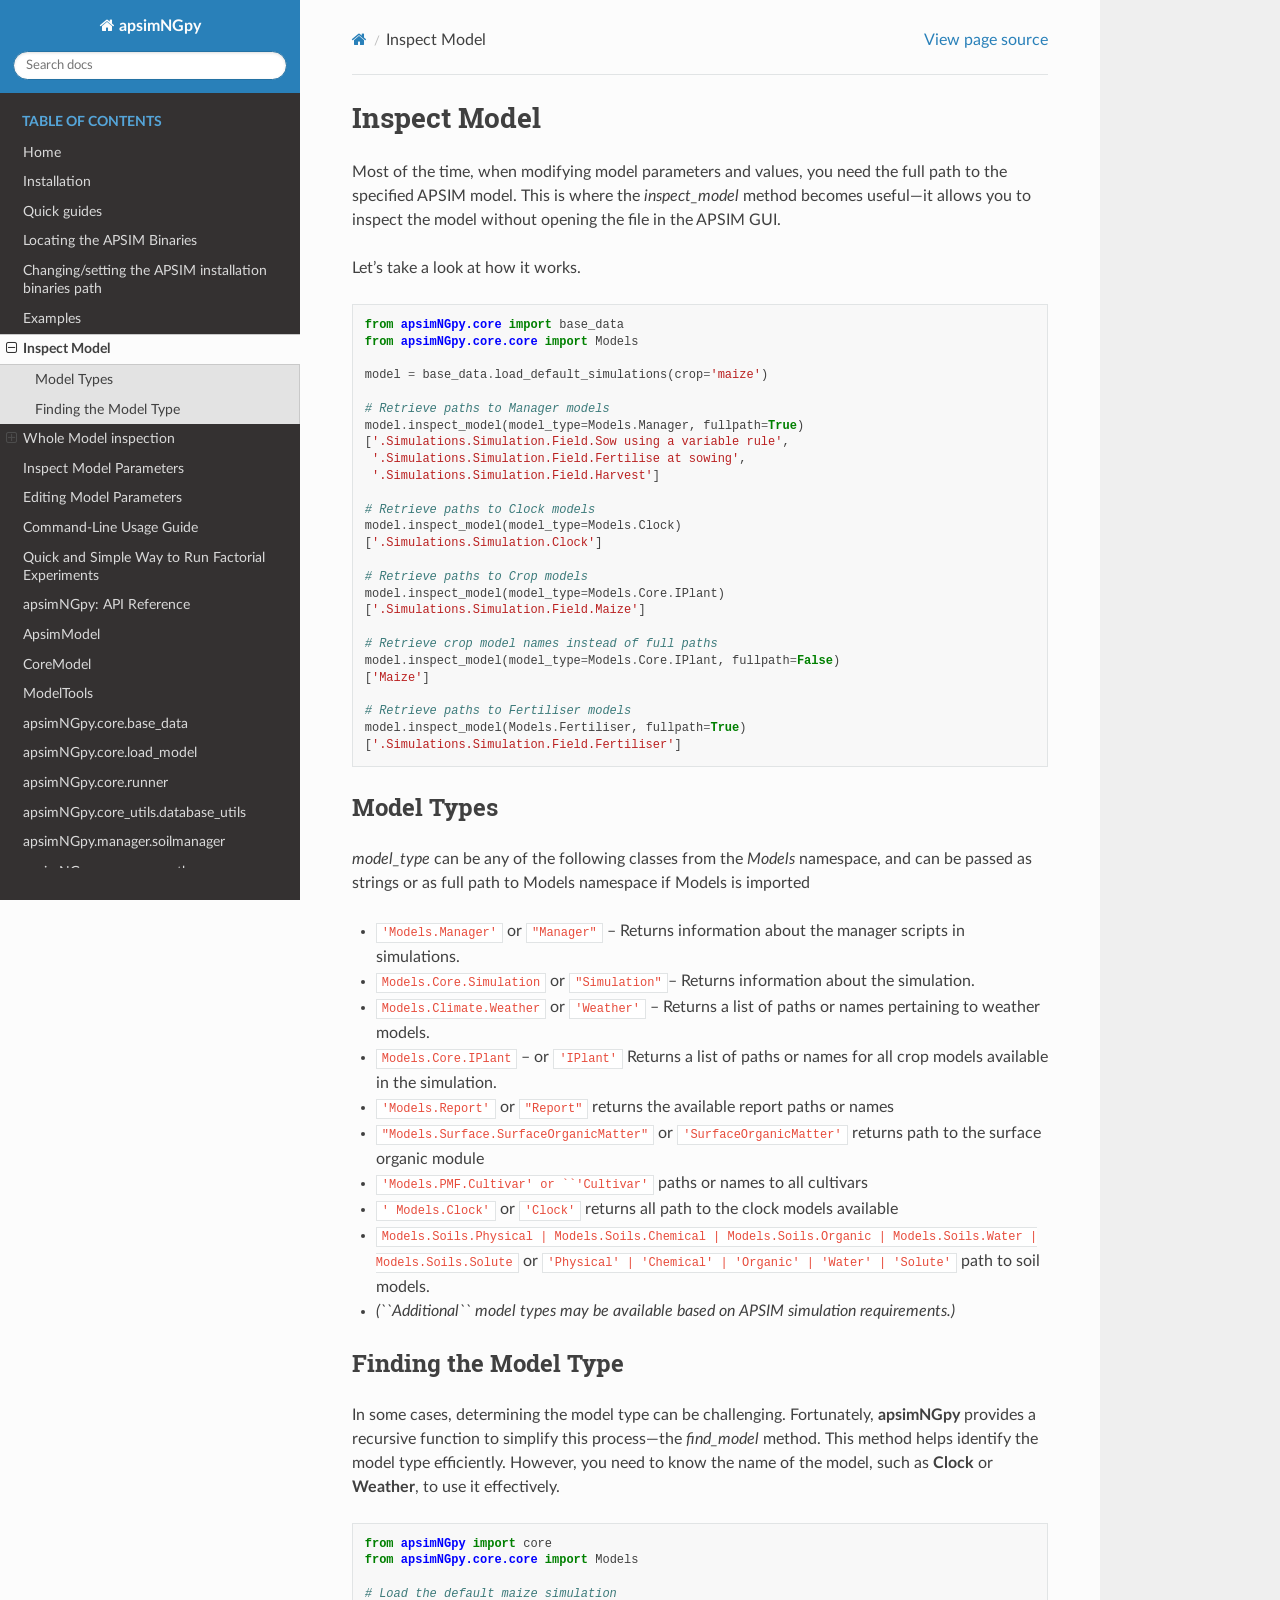
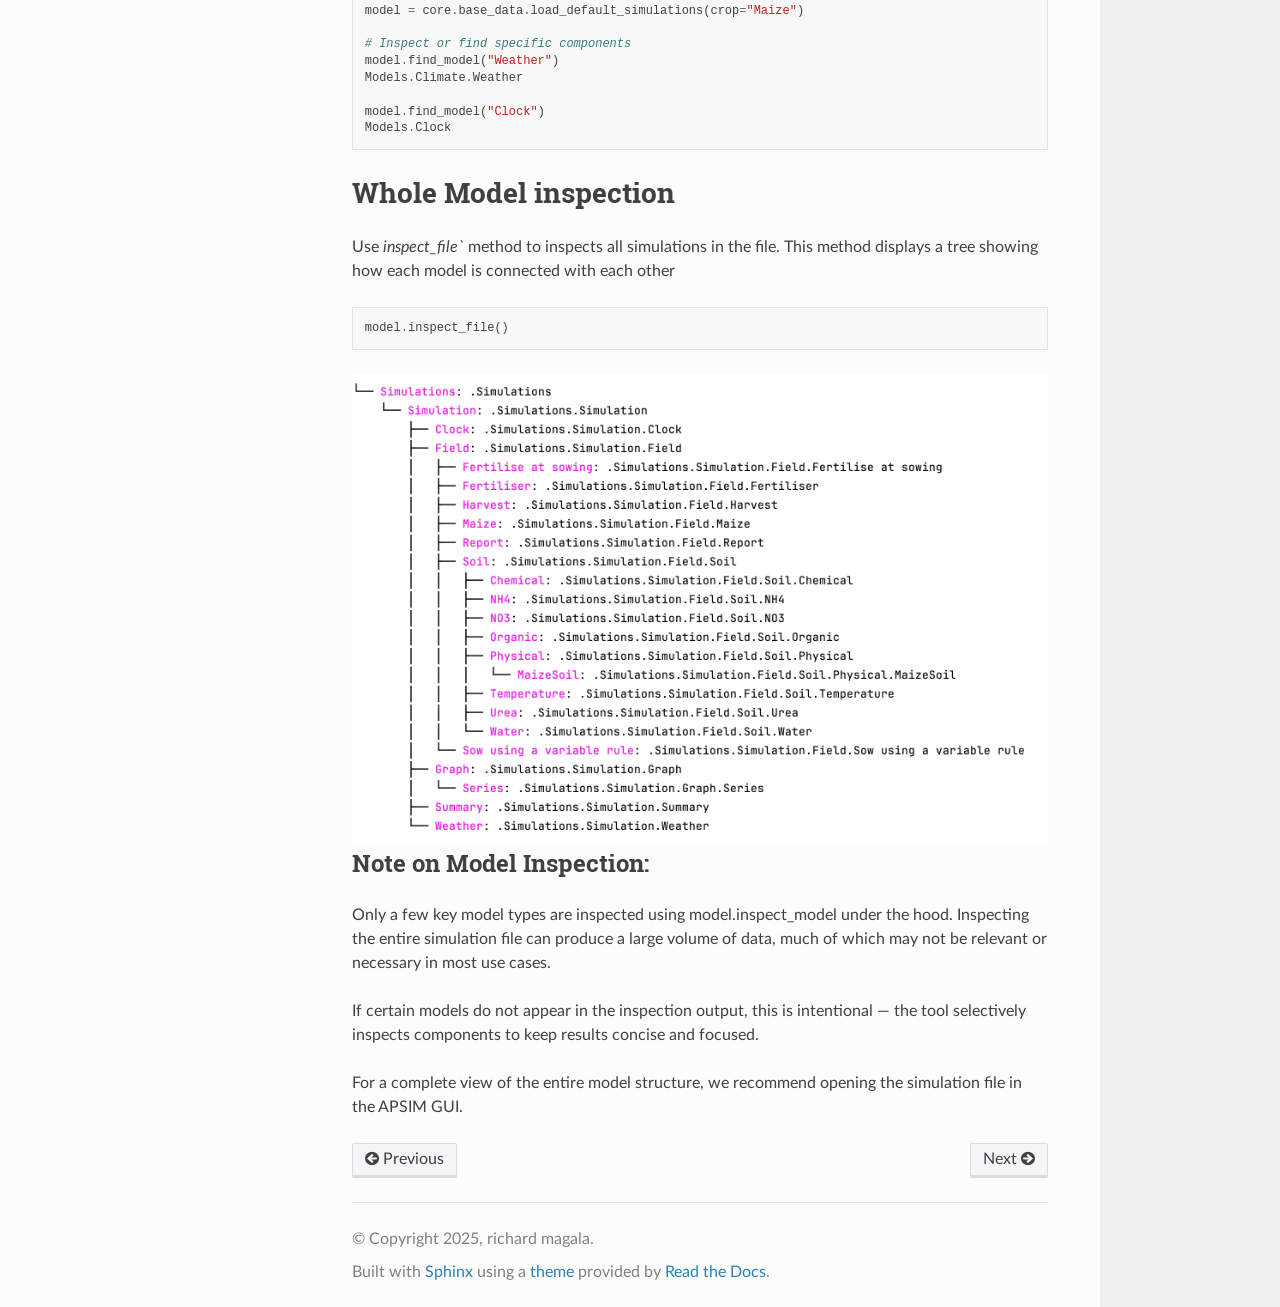
<file: model inspection.html>
<!DOCTYPE html>
<html class="writer-html5" lang="en" data-content_root="./">
<head>
  <meta charset="utf-8" /><meta name="viewport" content="width=device-width, initial-scale=1" />

  <meta name="viewport" content="width=device-width, initial-scale=1.0" />
  <title>Inspect Model &mdash; apsimNGpy 0.32 documentation</title>
      <link rel="stylesheet" type="text/css" href="_static/pygments.css?v=80d5e7a1" />
      <link rel="stylesheet" type="text/css" href="_static/css/theme.css?v=e59714d7" />

  
      <script src="_static/jquery.js?v=5d32c60e"></script>
      <script src="_static/_sphinx_javascript_frameworks_compat.js?v=2cd50e6c"></script>
      <script src="_static/documentation_options.js?v=f60b3db5"></script>
      <script src="_static/doctools.js?v=9bcbadda"></script>
      <script src="_static/sphinx_highlight.js?v=dc90522c"></script>
    <script src="_static/js/theme.js"></script>
    <link rel="index" title="Index" href="genindex.html" />
    <link rel="search" title="Search" href="search.html" />
    <link rel="next" title="Inspect Model Parameters" href="inspect_model_parameters.html" />
    <link rel="prev" title="Examples" href="Usage.html" /> 
</head>

<body class="wy-body-for-nav"> 
  <div class="wy-grid-for-nav">
    <nav data-toggle="wy-nav-shift" class="wy-nav-side">
      <div class="wy-side-scroll">
        <div class="wy-side-nav-search" >

          
          
          <a href="index.html" class="icon icon-home">
            apsimNGpy
          </a>
<div role="search">
  <form id="rtd-search-form" class="wy-form" action="search.html" method="get">
    <input type="text" name="q" placeholder="Search docs" aria-label="Search docs" />
    <input type="hidden" name="check_keywords" value="yes" />
    <input type="hidden" name="area" value="default" />
  </form>
</div>
        </div><div class="wy-menu wy-menu-vertical" data-spy="affix" role="navigation" aria-label="Navigation menu">
              <p class="caption" role="heading"><span class="caption-text">Table of Contents</span></p>
<ul class="current">
<li class="toctree-l1"><a class="reference internal" href="index.html">Home</a></li>
<li class="toctree-l1"><a class="reference internal" href="getting%20started.html">Installation</a></li>
<li class="toctree-l1"><a class="reference internal" href="getting%20started.html#quick-guides">Quick guides</a></li>
<li class="toctree-l1"><a class="reference internal" href="getting%20started.html#locating-the-apsim-binaries">Locating the APSIM Binaries</a></li>
<li class="toctree-l1"><a class="reference internal" href="getting%20started.html#changing-setting-the-apsim-installation-binaries-path">Changing/setting the APSIM installation binaries path</a></li>
<li class="toctree-l1"><a class="reference internal" href="Usage.html">Examples</a></li>
<li class="toctree-l1 current"><a class="current reference internal" href="#">Inspect Model</a><ul>
<li class="toctree-l2"><a class="reference internal" href="#model-types">Model Types</a></li>
<li class="toctree-l2"><a class="reference internal" href="#finding-the-model-type">Finding the Model Type</a></li>
</ul>
</li>
<li class="toctree-l1"><a class="reference internal" href="#whole-model-inspection">Whole Model inspection</a><ul>
<li class="toctree-l2"><a class="reference internal" href="#note-on-model-inspection">Note on Model Inspection:</a></li>
</ul>
</li>
<li class="toctree-l1"><a class="reference internal" href="inspect_model_parameters.html">Inspect Model Parameters</a></li>
<li class="toctree-l1"><a class="reference internal" href="edit.html">Editing Model Parameters</a></li>
<li class="toctree-l1"><a class="reference internal" href="cli.html">Command-Line Usage Guide</a></li>
<li class="toctree-l1"><a class="reference internal" href="factorial_experiments.html">Quick and Simple Way to Run Factorial Experiments</a></li>
<li class="toctree-l1"><a class="reference internal" href="api.html">apsimNGpy: API Reference</a></li>
<li class="toctree-l1"><a class="reference internal" href="api.html#apsimmodel">ApsimModel</a></li>
<li class="toctree-l1"><a class="reference internal" href="api.html#coremodel">CoreModel</a></li>
<li class="toctree-l1"><a class="reference internal" href="api.html#modeltools">ModelTools</a></li>
<li class="toctree-l1"><a class="reference internal" href="api.html#apsimngpy-core-base-data">apsimNGpy.core.base_data</a></li>
<li class="toctree-l1"><a class="reference internal" href="api.html#apsimngpy-core-load-model">apsimNGpy.core.load_model</a></li>
<li class="toctree-l1"><a class="reference internal" href="api.html#apsimngpy-core-runner">apsimNGpy.core.runner</a></li>
<li class="toctree-l1"><a class="reference internal" href="api.html#apsimngpy-core-utils-database-utils">apsimNGpy.core_utils.database_utils</a></li>
<li class="toctree-l1"><a class="reference internal" href="api.html#apsimngpy-manager-soilmanager">apsimNGpy.manager.soilmanager</a></li>
<li class="toctree-l1"><a class="reference internal" href="api.html#apsimngpy-manager-weathermanager">apsimNGpy.manager.weathermanager</a></li>
<li class="toctree-l1"><a class="reference internal" href="api.html#apsimngpy-parallel-process">apsimNGpy.parallel.process</a></li>
<li class="toctree-l1"><a class="reference internal" href="api.html#apsimngpy-validation-evaluator">apsimNGpy.validation.evaluator</a></li>
</ul>

        </div>
      </div>
    </nav>

    <section data-toggle="wy-nav-shift" class="wy-nav-content-wrap"><nav class="wy-nav-top" aria-label="Mobile navigation menu" >
          <i data-toggle="wy-nav-top" class="fa fa-bars"></i>
          <a href="index.html">apsimNGpy</a>
      </nav>

      <div class="wy-nav-content">
        <div class="rst-content">
          <div role="navigation" aria-label="Page navigation">
  <ul class="wy-breadcrumbs">
      <li><a href="index.html" class="icon icon-home" aria-label="Home"></a></li>
      <li class="breadcrumb-item active">Inspect Model</li>
      <li class="wy-breadcrumbs-aside">
            <a href="_sources/model inspection.rst.txt" rel="nofollow"> View page source</a>
      </li>
  </ul>
  <hr/>
</div>
          <div role="main" class="document" itemscope="itemscope" itemtype="http://schema.org/Article">
           <div itemprop="articleBody">
             
  <section id="inspect-model">
<h1>Inspect Model<a class="headerlink" href="#inspect-model" title="Link to this heading"></a></h1>
<p>Most of the time, when modifying model parameters and values, you need the full path to the specified APSIM model.
This is where the <cite>inspect_model</cite> method becomes useful—it allows you to inspect the model without opening the file in the APSIM GUI.</p>
<p>Let’s take a look at how it works.</p>
<div class="highlight-python notranslate"><div class="highlight"><pre><span></span><span class="kn">from</span> <span class="nn">apsimNGpy.core</span> <span class="kn">import</span> <span class="n">base_data</span>
<span class="kn">from</span> <span class="nn">apsimNGpy.core.core</span> <span class="kn">import</span> <span class="n">Models</span>

<span class="n">model</span> <span class="o">=</span> <span class="n">base_data</span><span class="o">.</span><span class="n">load_default_simulations</span><span class="p">(</span><span class="n">crop</span><span class="o">=</span><span class="s1">&#39;maize&#39;</span><span class="p">)</span>

<span class="c1"># Retrieve paths to Manager models</span>
<span class="n">model</span><span class="o">.</span><span class="n">inspect_model</span><span class="p">(</span><span class="n">model_type</span><span class="o">=</span><span class="n">Models</span><span class="o">.</span><span class="n">Manager</span><span class="p">,</span> <span class="n">fullpath</span><span class="o">=</span><span class="kc">True</span><span class="p">)</span>
<span class="p">[</span><span class="s1">&#39;.Simulations.Simulation.Field.Sow using a variable rule&#39;</span><span class="p">,</span>
 <span class="s1">&#39;.Simulations.Simulation.Field.Fertilise at sowing&#39;</span><span class="p">,</span>
 <span class="s1">&#39;.Simulations.Simulation.Field.Harvest&#39;</span><span class="p">]</span>

<span class="c1"># Retrieve paths to Clock models</span>
<span class="n">model</span><span class="o">.</span><span class="n">inspect_model</span><span class="p">(</span><span class="n">model_type</span><span class="o">=</span><span class="n">Models</span><span class="o">.</span><span class="n">Clock</span><span class="p">)</span>
<span class="p">[</span><span class="s1">&#39;.Simulations.Simulation.Clock&#39;</span><span class="p">]</span>

<span class="c1"># Retrieve paths to Crop models</span>
<span class="n">model</span><span class="o">.</span><span class="n">inspect_model</span><span class="p">(</span><span class="n">model_type</span><span class="o">=</span><span class="n">Models</span><span class="o">.</span><span class="n">Core</span><span class="o">.</span><span class="n">IPlant</span><span class="p">)</span>
<span class="p">[</span><span class="s1">&#39;.Simulations.Simulation.Field.Maize&#39;</span><span class="p">]</span>

<span class="c1"># Retrieve crop model names instead of full paths</span>
<span class="n">model</span><span class="o">.</span><span class="n">inspect_model</span><span class="p">(</span><span class="n">model_type</span><span class="o">=</span><span class="n">Models</span><span class="o">.</span><span class="n">Core</span><span class="o">.</span><span class="n">IPlant</span><span class="p">,</span> <span class="n">fullpath</span><span class="o">=</span><span class="kc">False</span><span class="p">)</span>
<span class="p">[</span><span class="s1">&#39;Maize&#39;</span><span class="p">]</span>

<span class="c1"># Retrieve paths to Fertiliser models</span>
<span class="n">model</span><span class="o">.</span><span class="n">inspect_model</span><span class="p">(</span><span class="n">Models</span><span class="o">.</span><span class="n">Fertiliser</span><span class="p">,</span> <span class="n">fullpath</span><span class="o">=</span><span class="kc">True</span><span class="p">)</span>
<span class="p">[</span><span class="s1">&#39;.Simulations.Simulation.Field.Fertiliser&#39;</span><span class="p">]</span>
</pre></div>
</div>
<section id="model-types">
<h2>Model Types<a class="headerlink" href="#model-types" title="Link to this heading"></a></h2>
<p><cite>model_type</cite> can be any of the following classes from the <cite>Models</cite> namespace, and can be passed as strings or as full path to Models namespace if Models is imported</p>
<ul class="simple">
<li><p><code class="docutils literal notranslate"><span class="pre">'Models.Manager'</span></code> or <code class="docutils literal notranslate"><span class="pre">&quot;Manager&quot;</span></code> – Returns information about the manager scripts in simulations.</p></li>
<li><p><code class="docutils literal notranslate"><span class="pre">Models.Core.Simulation</span></code>  or <code class="docutils literal notranslate"><span class="pre">&quot;Simulation&quot;</span></code>– Returns information about the simulation.</p></li>
<li><p><code class="docutils literal notranslate"><span class="pre">Models.Climate.Weather</span></code> or <code class="docutils literal notranslate"><span class="pre">'Weather'</span></code> – Returns a list of paths or names pertaining to weather models.</p></li>
<li><p><code class="docutils literal notranslate"><span class="pre">Models.Core.IPlant</span></code> – or <code class="docutils literal notranslate"><span class="pre">'IPlant'</span></code> Returns a list of paths or names for all crop models available in the simulation.</p></li>
<li><p><code class="docutils literal notranslate"><span class="pre">'Models.Report'</span></code> or <code class="docutils literal notranslate"><span class="pre">&quot;Report&quot;</span></code> returns the available report paths or names</p></li>
<li><p><code class="docutils literal notranslate"><span class="pre">&quot;Models.Surface.SurfaceOrganicMatter&quot;</span></code> or <code class="docutils literal notranslate"><span class="pre">'SurfaceOrganicMatter'</span></code> returns path to the surface organic module</p></li>
<li><p><code class="docutils literal notranslate"><span class="pre">'Models.PMF.Cultivar'</span> <span class="pre">or</span> <span class="pre">``'Cultivar'</span></code> paths or names to all cultivars</p></li>
<li><p><code class="docutils literal notranslate"><span class="pre">'</span> <span class="pre">Models.Clock'</span></code> or <code class="docutils literal notranslate"><span class="pre">'Clock'</span></code> returns all path to the clock models available</p></li>
<li><p><code class="docutils literal notranslate"><span class="pre">Models.Soils.Physical</span> <span class="pre">|</span> <span class="pre">Models.Soils.Chemical</span> <span class="pre">|</span> <span class="pre">Models.Soils.Organic</span> <span class="pre">|</span> <span class="pre">Models.Soils.Water</span> <span class="pre">|</span> <span class="pre">Models.Soils.Solute</span></code> or <code class="docutils literal notranslate"><span class="pre">'Physical'</span> <span class="pre">|</span> <span class="pre">'Chemical'</span> <span class="pre">|</span> <span class="pre">'Organic'</span> <span class="pre">|</span> <span class="pre">'Water'</span> <span class="pre">|</span> <span class="pre">'Solute'</span></code> path to soil models.</p></li>
<li><p><em>(``Additional`` model types may be available based on APSIM simulation requirements.)</em></p></li>
</ul>
</section>
<section id="finding-the-model-type">
<h2>Finding the Model Type<a class="headerlink" href="#finding-the-model-type" title="Link to this heading"></a></h2>
<p>In some cases, determining the model type can be challenging. Fortunately, <strong>apsimNGpy</strong> provides a recursive function to simplify this process—the <cite>find_model</cite> method.
This method helps identify the model type efficiently. However, you need to know the name of the model, such as <strong>Clock</strong> or <strong>Weather</strong>, to use it effectively.</p>
<div class="highlight-python notranslate"><div class="highlight"><pre><span></span><span class="kn">from</span> <span class="nn">apsimNGpy</span> <span class="kn">import</span> <span class="n">core</span>
<span class="kn">from</span> <span class="nn">apsimNGpy.core.core</span> <span class="kn">import</span> <span class="n">Models</span>

<span class="c1"># Load the default maize simulation</span>
<span class="n">model</span> <span class="o">=</span> <span class="n">core</span><span class="o">.</span><span class="n">base_data</span><span class="o">.</span><span class="n">load_default_simulations</span><span class="p">(</span><span class="n">crop</span><span class="o">=</span><span class="s2">&quot;Maize&quot;</span><span class="p">)</span>

<span class="c1"># Inspect or find specific components</span>
<span class="n">model</span><span class="o">.</span><span class="n">find_model</span><span class="p">(</span><span class="s2">&quot;Weather&quot;</span><span class="p">)</span>
<span class="n">Models</span><span class="o">.</span><span class="n">Climate</span><span class="o">.</span><span class="n">Weather</span>

<span class="n">model</span><span class="o">.</span><span class="n">find_model</span><span class="p">(</span><span class="s2">&quot;Clock&quot;</span><span class="p">)</span>
<span class="n">Models</span><span class="o">.</span><span class="n">Clock</span>
</pre></div>
</div>
</section>
</section>
<section id="whole-model-inspection">
<h1>Whole Model inspection<a class="headerlink" href="#whole-model-inspection" title="Link to this heading"></a></h1>
<p>Use <cite>inspect_file`</cite> method to inspects all simulations in the file. This method displays a tree showing how each model is connected with each other</p>
<div class="highlight-python notranslate"><div class="highlight"><pre><span></span><span class="n">model</span><span class="o">.</span><span class="n">inspect_file</span><span class="p">()</span>
</pre></div>
</div>
<a class="reference internal image-reference" href="_images/apsim_file_structure.png"><img alt="Tree structure of the APSIM model" class="align-center" src="_images/apsim_file_structure.png" style="width: 100%;" />
</a>
<section id="note-on-model-inspection">
<h2>Note on Model Inspection:<a class="headerlink" href="#note-on-model-inspection" title="Link to this heading"></a></h2>
<p>Only a few key model types are inspected using model.inspect_model under the hood. Inspecting the entire simulation file can produce a large volume of data, much of which may not be relevant or necessary in most use cases.</p>
<p>If certain models do not appear in the inspection output, this is intentional — the tool selectively inspects components to keep results concise and focused.</p>
<p>For a complete view of the entire model structure, we recommend opening the simulation file in the APSIM GUI.</p>
</section>
</section>


           </div>
          </div>
          <footer><div class="rst-footer-buttons" role="navigation" aria-label="Footer">
        <a href="Usage.html" class="btn btn-neutral float-left" title="Examples" accesskey="p" rel="prev"><span class="fa fa-arrow-circle-left" aria-hidden="true"></span> Previous</a>
        <a href="inspect_model_parameters.html" class="btn btn-neutral float-right" title="Inspect Model Parameters" accesskey="n" rel="next">Next <span class="fa fa-arrow-circle-right" aria-hidden="true"></span></a>
    </div>

  <hr/>

  <div role="contentinfo">
    <p>&#169; Copyright 2025, richard magala.</p>
  </div>

  Built with <a href="https://www.sphinx-doc.org/">Sphinx</a> using a
    <a href="https://github.com/readthedocs/sphinx_rtd_theme">theme</a>
    provided by <a href="https://readthedocs.org">Read the Docs</a>.
   

</footer>
        </div>
      </div>
    </section>
  </div>
  <script>
      jQuery(function () {
          SphinxRtdTheme.Navigation.enable(true);
      });
  </script> 

</body>
</html>
</file>
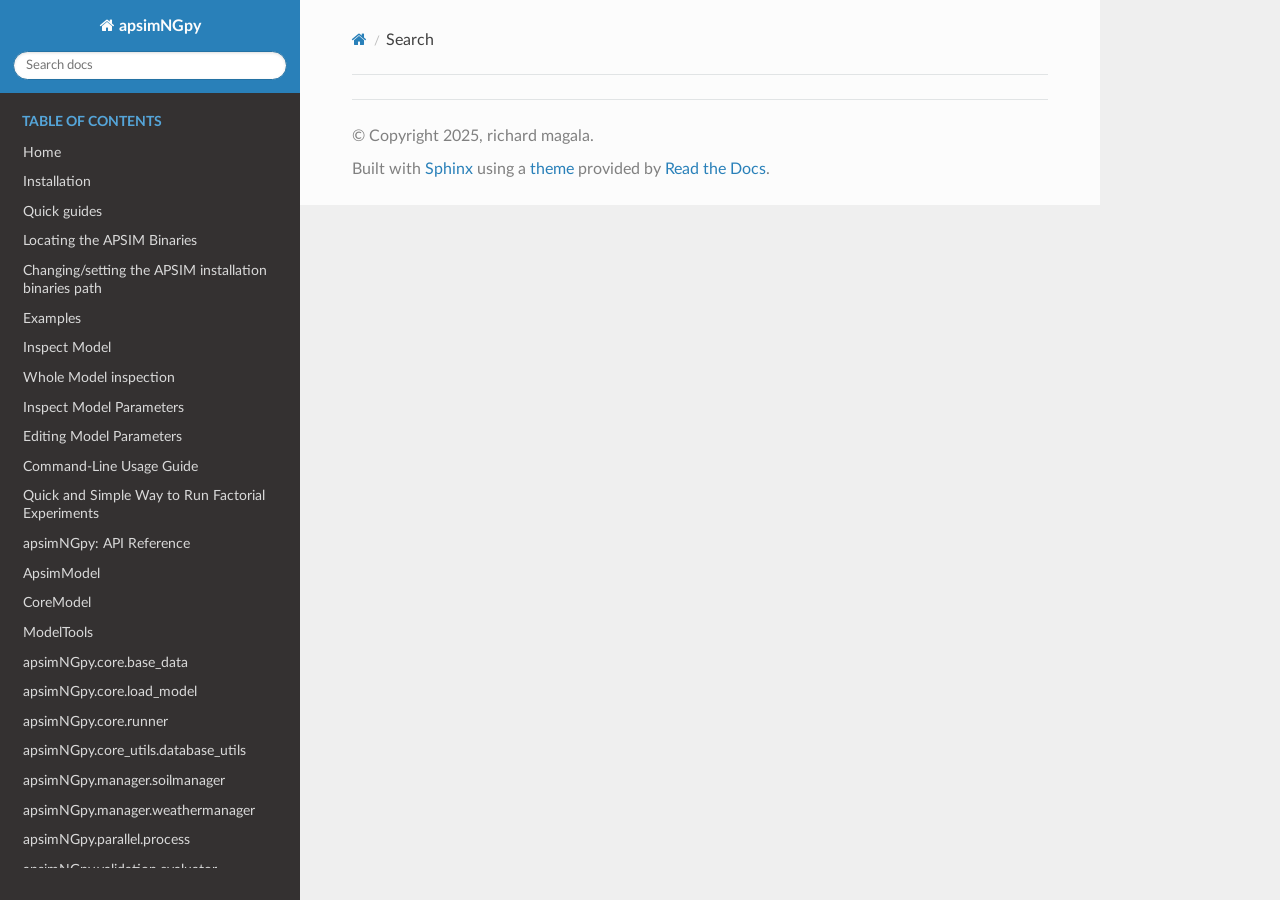
<file: search.html>
<!DOCTYPE html>
<html class="writer-html5" lang="en" data-content_root="./">
<head>
  <meta charset="utf-8" />
  <meta name="viewport" content="width=device-width, initial-scale=1.0" />
  <title>Search &mdash; apsimNGpy 0.32 documentation</title>
      <link rel="stylesheet" type="text/css" href="_static/pygments.css?v=80d5e7a1" />
      <link rel="stylesheet" type="text/css" href="_static/css/theme.css?v=e59714d7" />

  
    
      <script src="_static/jquery.js?v=5d32c60e"></script>
      <script src="_static/_sphinx_javascript_frameworks_compat.js?v=2cd50e6c"></script>
      <script src="_static/documentation_options.js?v=f60b3db5"></script>
      <script src="_static/doctools.js?v=9bcbadda"></script>
      <script src="_static/sphinx_highlight.js?v=dc90522c"></script>
    <script src="_static/js/theme.js"></script>
    <script src="_static/searchtools.js"></script>
    <script src="_static/language_data.js"></script>
    <link rel="index" title="Index" href="genindex.html" />
    <link rel="search" title="Search" href="#" /> 
</head>

<body class="wy-body-for-nav"> 
  <div class="wy-grid-for-nav">
    <nav data-toggle="wy-nav-shift" class="wy-nav-side">
      <div class="wy-side-scroll">
        <div class="wy-side-nav-search" >

          
          
          <a href="index.html" class="icon icon-home">
            apsimNGpy
          </a>
<div role="search">
  <form id="rtd-search-form" class="wy-form" action="#" method="get">
    <input type="text" name="q" placeholder="Search docs" aria-label="Search docs" />
    <input type="hidden" name="check_keywords" value="yes" />
    <input type="hidden" name="area" value="default" />
  </form>
</div>
        </div><div class="wy-menu wy-menu-vertical" data-spy="affix" role="navigation" aria-label="Navigation menu">
              <p class="caption" role="heading"><span class="caption-text">Table of Contents</span></p>
<ul>
<li class="toctree-l1"><a class="reference internal" href="index.html">Home</a></li>
<li class="toctree-l1"><a class="reference internal" href="getting%20started.html">Installation</a></li>
<li class="toctree-l1"><a class="reference internal" href="getting%20started.html#quick-guides">Quick guides</a></li>
<li class="toctree-l1"><a class="reference internal" href="getting%20started.html#locating-the-apsim-binaries">Locating the APSIM Binaries</a></li>
<li class="toctree-l1"><a class="reference internal" href="getting%20started.html#changing-setting-the-apsim-installation-binaries-path">Changing/setting the APSIM installation binaries path</a></li>
<li class="toctree-l1"><a class="reference internal" href="Usage.html">Examples</a></li>
<li class="toctree-l1"><a class="reference internal" href="model%20inspection.html">Inspect Model</a></li>
<li class="toctree-l1"><a class="reference internal" href="model%20inspection.html#whole-model-inspection">Whole Model inspection</a></li>
<li class="toctree-l1"><a class="reference internal" href="inspect_model_parameters.html">Inspect Model Parameters</a></li>
<li class="toctree-l1"><a class="reference internal" href="edit.html">Editing Model Parameters</a></li>
<li class="toctree-l1"><a class="reference internal" href="cli.html">Command-Line Usage Guide</a></li>
<li class="toctree-l1"><a class="reference internal" href="factorial_experiments.html">Quick and Simple Way to Run Factorial Experiments</a></li>
<li class="toctree-l1"><a class="reference internal" href="api.html">apsimNGpy: API Reference</a></li>
<li class="toctree-l1"><a class="reference internal" href="api.html#apsimmodel">ApsimModel</a></li>
<li class="toctree-l1"><a class="reference internal" href="api.html#coremodel">CoreModel</a></li>
<li class="toctree-l1"><a class="reference internal" href="api.html#modeltools">ModelTools</a></li>
<li class="toctree-l1"><a class="reference internal" href="api.html#apsimngpy-core-base-data">apsimNGpy.core.base_data</a></li>
<li class="toctree-l1"><a class="reference internal" href="api.html#apsimngpy-core-load-model">apsimNGpy.core.load_model</a></li>
<li class="toctree-l1"><a class="reference internal" href="api.html#apsimngpy-core-runner">apsimNGpy.core.runner</a></li>
<li class="toctree-l1"><a class="reference internal" href="api.html#apsimngpy-core-utils-database-utils">apsimNGpy.core_utils.database_utils</a></li>
<li class="toctree-l1"><a class="reference internal" href="api.html#apsimngpy-manager-soilmanager">apsimNGpy.manager.soilmanager</a></li>
<li class="toctree-l1"><a class="reference internal" href="api.html#apsimngpy-manager-weathermanager">apsimNGpy.manager.weathermanager</a></li>
<li class="toctree-l1"><a class="reference internal" href="api.html#apsimngpy-parallel-process">apsimNGpy.parallel.process</a></li>
<li class="toctree-l1"><a class="reference internal" href="api.html#apsimngpy-validation-evaluator">apsimNGpy.validation.evaluator</a></li>
</ul>

        </div>
      </div>
    </nav>

    <section data-toggle="wy-nav-shift" class="wy-nav-content-wrap"><nav class="wy-nav-top" aria-label="Mobile navigation menu" >
          <i data-toggle="wy-nav-top" class="fa fa-bars"></i>
          <a href="index.html">apsimNGpy</a>
      </nav>

      <div class="wy-nav-content">
        <div class="rst-content">
          <div role="navigation" aria-label="Page navigation">
  <ul class="wy-breadcrumbs">
      <li><a href="index.html" class="icon icon-home" aria-label="Home"></a></li>
      <li class="breadcrumb-item active">Search</li>
      <li class="wy-breadcrumbs-aside">
      </li>
  </ul>
  <hr/>
</div>
          <div role="main" class="document" itemscope="itemscope" itemtype="http://schema.org/Article">
           <div itemprop="articleBody">
             
  <noscript>
  <div id="fallback" class="admonition warning">
    <p class="last">
      Please activate JavaScript to enable the search functionality.
    </p>
  </div>
  </noscript>

  
  <div id="search-results">
  
  </div>

           </div>
          </div>
          <footer>

  <hr/>

  <div role="contentinfo">
    <p>&#169; Copyright 2025, richard magala.</p>
  </div>

  Built with <a href="https://www.sphinx-doc.org/">Sphinx</a> using a
    <a href="https://github.com/readthedocs/sphinx_rtd_theme">theme</a>
    provided by <a href="https://readthedocs.org">Read the Docs</a>.
   

</footer>
        </div>
      </div>
    </section>
  </div>
  <script>
      jQuery(function () {
          SphinxRtdTheme.Navigation.enable(true);
      });
  </script>
  <script>
    jQuery(function() { Search.loadIndex("searchindex.js"); });
  </script>
  
  <script id="searchindexloader"></script>
   


</body>
</html>
</file>
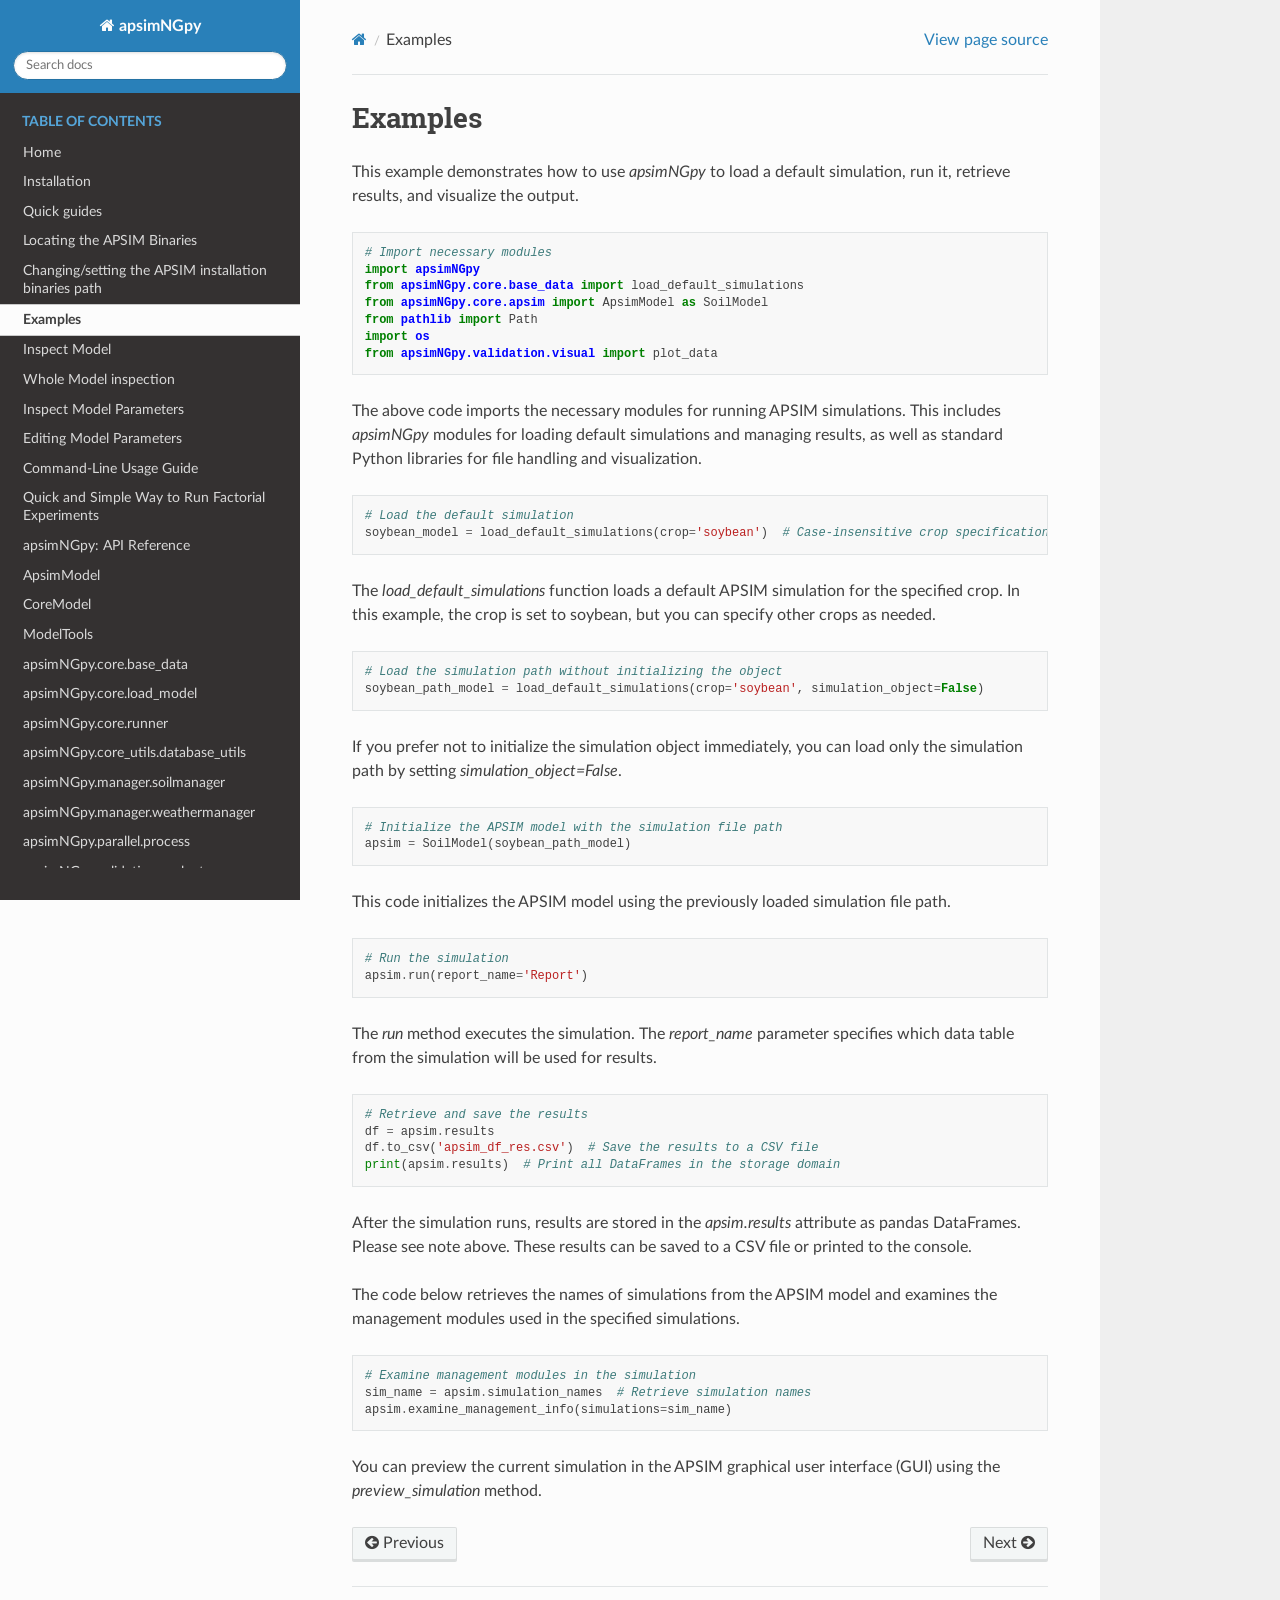
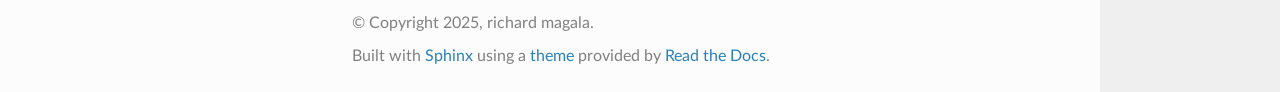
<file: Usage.html>
<!DOCTYPE html>
<html class="writer-html5" lang="en" data-content_root="./">
<head>
  <meta charset="utf-8" /><meta name="viewport" content="width=device-width, initial-scale=1" />

  <meta name="viewport" content="width=device-width, initial-scale=1.0" />
  <title>Examples &mdash; apsimNGpy 0.32 documentation</title>
      <link rel="stylesheet" type="text/css" href="_static/pygments.css?v=80d5e7a1" />
      <link rel="stylesheet" type="text/css" href="_static/css/theme.css?v=e59714d7" />

  
      <script src="_static/jquery.js?v=5d32c60e"></script>
      <script src="_static/_sphinx_javascript_frameworks_compat.js?v=2cd50e6c"></script>
      <script src="_static/documentation_options.js?v=f60b3db5"></script>
      <script src="_static/doctools.js?v=9bcbadda"></script>
      <script src="_static/sphinx_highlight.js?v=dc90522c"></script>
    <script src="_static/js/theme.js"></script>
    <link rel="index" title="Index" href="genindex.html" />
    <link rel="search" title="Search" href="search.html" />
    <link rel="next" title="Inspect Model" href="model%20inspection.html" />
    <link rel="prev" title="Installation" href="getting%20started.html" /> 
</head>

<body class="wy-body-for-nav"> 
  <div class="wy-grid-for-nav">
    <nav data-toggle="wy-nav-shift" class="wy-nav-side">
      <div class="wy-side-scroll">
        <div class="wy-side-nav-search" >

          
          
          <a href="index.html" class="icon icon-home">
            apsimNGpy
          </a>
<div role="search">
  <form id="rtd-search-form" class="wy-form" action="search.html" method="get">
    <input type="text" name="q" placeholder="Search docs" aria-label="Search docs" />
    <input type="hidden" name="check_keywords" value="yes" />
    <input type="hidden" name="area" value="default" />
  </form>
</div>
        </div><div class="wy-menu wy-menu-vertical" data-spy="affix" role="navigation" aria-label="Navigation menu">
              <p class="caption" role="heading"><span class="caption-text">Table of Contents</span></p>
<ul class="current">
<li class="toctree-l1"><a class="reference internal" href="index.html">Home</a></li>
<li class="toctree-l1"><a class="reference internal" href="getting%20started.html">Installation</a></li>
<li class="toctree-l1"><a class="reference internal" href="getting%20started.html#quick-guides">Quick guides</a></li>
<li class="toctree-l1"><a class="reference internal" href="getting%20started.html#locating-the-apsim-binaries">Locating the APSIM Binaries</a></li>
<li class="toctree-l1"><a class="reference internal" href="getting%20started.html#changing-setting-the-apsim-installation-binaries-path">Changing/setting the APSIM installation binaries path</a></li>
<li class="toctree-l1 current"><a class="current reference internal" href="#">Examples</a></li>
<li class="toctree-l1"><a class="reference internal" href="model%20inspection.html">Inspect Model</a></li>
<li class="toctree-l1"><a class="reference internal" href="model%20inspection.html#whole-model-inspection">Whole Model inspection</a></li>
<li class="toctree-l1"><a class="reference internal" href="inspect_model_parameters.html">Inspect Model Parameters</a></li>
<li class="toctree-l1"><a class="reference internal" href="edit.html">Editing Model Parameters</a></li>
<li class="toctree-l1"><a class="reference internal" href="cli.html">Command-Line Usage Guide</a></li>
<li class="toctree-l1"><a class="reference internal" href="factorial_experiments.html">Quick and Simple Way to Run Factorial Experiments</a></li>
<li class="toctree-l1"><a class="reference internal" href="api.html">apsimNGpy: API Reference</a></li>
<li class="toctree-l1"><a class="reference internal" href="api.html#apsimmodel">ApsimModel</a></li>
<li class="toctree-l1"><a class="reference internal" href="api.html#coremodel">CoreModel</a></li>
<li class="toctree-l1"><a class="reference internal" href="api.html#modeltools">ModelTools</a></li>
<li class="toctree-l1"><a class="reference internal" href="api.html#apsimngpy-core-base-data">apsimNGpy.core.base_data</a></li>
<li class="toctree-l1"><a class="reference internal" href="api.html#apsimngpy-core-load-model">apsimNGpy.core.load_model</a></li>
<li class="toctree-l1"><a class="reference internal" href="api.html#apsimngpy-core-runner">apsimNGpy.core.runner</a></li>
<li class="toctree-l1"><a class="reference internal" href="api.html#apsimngpy-core-utils-database-utils">apsimNGpy.core_utils.database_utils</a></li>
<li class="toctree-l1"><a class="reference internal" href="api.html#apsimngpy-manager-soilmanager">apsimNGpy.manager.soilmanager</a></li>
<li class="toctree-l1"><a class="reference internal" href="api.html#apsimngpy-manager-weathermanager">apsimNGpy.manager.weathermanager</a></li>
<li class="toctree-l1"><a class="reference internal" href="api.html#apsimngpy-parallel-process">apsimNGpy.parallel.process</a></li>
<li class="toctree-l1"><a class="reference internal" href="api.html#apsimngpy-validation-evaluator">apsimNGpy.validation.evaluator</a></li>
</ul>

        </div>
      </div>
    </nav>

    <section data-toggle="wy-nav-shift" class="wy-nav-content-wrap"><nav class="wy-nav-top" aria-label="Mobile navigation menu" >
          <i data-toggle="wy-nav-top" class="fa fa-bars"></i>
          <a href="index.html">apsimNGpy</a>
      </nav>

      <div class="wy-nav-content">
        <div class="rst-content">
          <div role="navigation" aria-label="Page navigation">
  <ul class="wy-breadcrumbs">
      <li><a href="index.html" class="icon icon-home" aria-label="Home"></a></li>
      <li class="breadcrumb-item active">Examples</li>
      <li class="wy-breadcrumbs-aside">
            <a href="_sources/Usage.rst.txt" rel="nofollow"> View page source</a>
      </li>
  </ul>
  <hr/>
</div>
          <div role="main" class="document" itemscope="itemscope" itemtype="http://schema.org/Article">
           <div itemprop="articleBody">
             
  <section id="examples">
<h1>Examples<a class="headerlink" href="#examples" title="Link to this heading"></a></h1>
<p>This example demonstrates how to use <cite>apsimNGpy</cite> to load a default simulation, run it, retrieve results, and visualize the output.</p>
<div class="highlight-python notranslate"><div class="highlight"><pre><span></span><span class="c1"># Import necessary modules</span>
<span class="kn">import</span> <span class="nn">apsimNGpy</span>
<span class="kn">from</span> <span class="nn">apsimNGpy.core.base_data</span> <span class="kn">import</span> <span class="n">load_default_simulations</span>
<span class="kn">from</span> <span class="nn">apsimNGpy.core.apsim</span> <span class="kn">import</span> <span class="n">ApsimModel</span> <span class="k">as</span> <span class="n">SoilModel</span>
<span class="kn">from</span> <span class="nn">pathlib</span> <span class="kn">import</span> <span class="n">Path</span>
<span class="kn">import</span> <span class="nn">os</span>
<span class="kn">from</span> <span class="nn">apsimNGpy.validation.visual</span> <span class="kn">import</span> <span class="n">plot_data</span>
</pre></div>
</div>
<p>The above code imports the necessary modules for running APSIM simulations. This includes <cite>apsimNGpy</cite> modules for loading default simulations and managing results, as well as standard Python libraries for file handling and visualization.</p>
<div class="highlight-python notranslate"><div class="highlight"><pre><span></span><span class="c1"># Load the default simulation</span>
<span class="n">soybean_model</span> <span class="o">=</span> <span class="n">load_default_simulations</span><span class="p">(</span><span class="n">crop</span><span class="o">=</span><span class="s1">&#39;soybean&#39;</span><span class="p">)</span>  <span class="c1"># Case-insensitive crop specification</span>
</pre></div>
</div>
<p>The <cite>load_default_simulations</cite> function loads a default APSIM simulation for the specified crop. In this example, the crop is set to soybean, but you can specify other crops as needed.</p>
<div class="highlight-python notranslate"><div class="highlight"><pre><span></span><span class="c1"># Load the simulation path without initializing the object</span>
<span class="n">soybean_path_model</span> <span class="o">=</span> <span class="n">load_default_simulations</span><span class="p">(</span><span class="n">crop</span><span class="o">=</span><span class="s1">&#39;soybean&#39;</span><span class="p">,</span> <span class="n">simulation_object</span><span class="o">=</span><span class="kc">False</span><span class="p">)</span>
</pre></div>
</div>
<p>If you prefer not to initialize the simulation object immediately, you can load only the simulation path by setting <cite>simulation_object=False</cite>.</p>
<div class="highlight-python notranslate"><div class="highlight"><pre><span></span><span class="c1"># Initialize the APSIM model with the simulation file path</span>
<span class="n">apsim</span> <span class="o">=</span> <span class="n">SoilModel</span><span class="p">(</span><span class="n">soybean_path_model</span><span class="p">)</span>
</pre></div>
</div>
<p>This code initializes the APSIM model using the previously loaded simulation file path.</p>
<div class="highlight-python notranslate"><div class="highlight"><pre><span></span><span class="c1"># Run the simulation</span>
<span class="n">apsim</span><span class="o">.</span><span class="n">run</span><span class="p">(</span><span class="n">report_name</span><span class="o">=</span><span class="s1">&#39;Report&#39;</span><span class="p">)</span>
</pre></div>
</div>
<p>The <cite>run</cite> method executes the simulation. The <cite>report_name</cite> parameter specifies which data table from the simulation will be used for results.</p>
<div class="highlight-python notranslate"><div class="highlight"><pre><span></span><span class="c1"># Retrieve and save the results</span>
<span class="n">df</span> <span class="o">=</span> <span class="n">apsim</span><span class="o">.</span><span class="n">results</span>
<span class="n">df</span><span class="o">.</span><span class="n">to_csv</span><span class="p">(</span><span class="s1">&#39;apsim_df_res.csv&#39;</span><span class="p">)</span>  <span class="c1"># Save the results to a CSV file</span>
<span class="nb">print</span><span class="p">(</span><span class="n">apsim</span><span class="o">.</span><span class="n">results</span><span class="p">)</span>  <span class="c1"># Print all DataFrames in the storage domain</span>
</pre></div>
</div>
<p>After the simulation runs, results are stored in the <cite>apsim.results</cite> attribute as pandas DataFrames. Please see note above. These results can be saved to a CSV file or printed to the console.</p>
<p>The code below retrieves the names of simulations from the APSIM model and examines the management modules used in the specified simulations.</p>
<div class="highlight-python notranslate"><div class="highlight"><pre><span></span><span class="c1"># Examine management modules in the simulation</span>
<span class="n">sim_name</span> <span class="o">=</span> <span class="n">apsim</span><span class="o">.</span><span class="n">simulation_names</span>  <span class="c1"># Retrieve simulation names</span>
<span class="n">apsim</span><span class="o">.</span><span class="n">examine_management_info</span><span class="p">(</span><span class="n">simulations</span><span class="o">=</span><span class="n">sim_name</span><span class="p">)</span>
</pre></div>
</div>
<p>You can preview the current simulation in the APSIM graphical user interface (GUI) using the <cite>preview_simulation</cite> method.</p>
</section>


           </div>
          </div>
          <footer><div class="rst-footer-buttons" role="navigation" aria-label="Footer">
        <a href="getting%20started.html" class="btn btn-neutral float-left" title="Installation" accesskey="p" rel="prev"><span class="fa fa-arrow-circle-left" aria-hidden="true"></span> Previous</a>
        <a href="model%20inspection.html" class="btn btn-neutral float-right" title="Inspect Model" accesskey="n" rel="next">Next <span class="fa fa-arrow-circle-right" aria-hidden="true"></span></a>
    </div>

  <hr/>

  <div role="contentinfo">
    <p>&#169; Copyright 2025, richard magala.</p>
  </div>

  Built with <a href="https://www.sphinx-doc.org/">Sphinx</a> using a
    <a href="https://github.com/readthedocs/sphinx_rtd_theme">theme</a>
    provided by <a href="https://readthedocs.org">Read the Docs</a>.
   

</footer>
        </div>
      </div>
    </section>
  </div>
  <script>
      jQuery(function () {
          SphinxRtdTheme.Navigation.enable(true);
      });
  </script> 

</body>
</html>
</file>
<file: _static/pygments.css>
pre { line-height: 125%; }
td.linenos .normal { color: inherit; background-color: transparent; padding-left: 5px; padding-right: 5px; }
span.linenos { color: inherit; background-color: transparent; padding-left: 5px; padding-right: 5px; }
td.linenos .special { color: #000000; background-color: #ffffc0; padding-left: 5px; padding-right: 5px; }
span.linenos.special { color: #000000; background-color: #ffffc0; padding-left: 5px; padding-right: 5px; }
.highlight .hll { background-color: #ffffcc }
.highlight { background: #f8f8f8; }
.highlight .c { color: #3D7B7B; font-style: italic } /* Comment */
.highlight .err { border: 1px solid #FF0000 } /* Error */
.highlight .k { color: #008000; font-weight: bold } /* Keyword */
.highlight .o { color: #666666 } /* Operator */
.highlight .ch { color: #3D7B7B; font-style: italic } /* Comment.Hashbang */
.highlight .cm { color: #3D7B7B; font-style: italic } /* Comment.Multiline */
.highlight .cp { color: #9C6500 } /* Comment.Preproc */
.highlight .cpf { color: #3D7B7B; font-style: italic } /* Comment.PreprocFile */
.highlight .c1 { color: #3D7B7B; font-style: italic } /* Comment.Single */
.highlight .cs { color: #3D7B7B; font-style: italic } /* Comment.Special */
.highlight .gd { color: #A00000 } /* Generic.Deleted */
.highlight .ge { font-style: italic } /* Generic.Emph */
.highlight .ges { font-weight: bold; font-style: italic } /* Generic.EmphStrong */
.highlight .gr { color: #E40000 } /* Generic.Error */
.highlight .gh { color: #000080; font-weight: bold } /* Generic.Heading */
.highlight .gi { color: #008400 } /* Generic.Inserted */
.highlight .go { color: #717171 } /* Generic.Output */
.highlight .gp { color: #000080; font-weight: bold } /* Generic.Prompt */
.highlight .gs { font-weight: bold } /* Generic.Strong */
.highlight .gu { color: #800080; font-weight: bold } /* Generic.Subheading */
.highlight .gt { color: #0044DD } /* Generic.Traceback */
.highlight .kc { color: #008000; font-weight: bold } /* Keyword.Constant */
.highlight .kd { color: #008000; font-weight: bold } /* Keyword.Declaration */
.highlight .kn { color: #008000; font-weight: bold } /* Keyword.Namespace */
.highlight .kp { color: #008000 } /* Keyword.Pseudo */
.highlight .kr { color: #008000; font-weight: bold } /* Keyword.Reserved */
.highlight .kt { color: #B00040 } /* Keyword.Type */
.highlight .m { color: #666666 } /* Literal.Number */
.highlight .s { color: #BA2121 } /* Literal.String */
.highlight .na { color: #687822 } /* Name.Attribute */
.highlight .nb { color: #008000 } /* Name.Builtin */
.highlight .nc { color: #0000FF; font-weight: bold } /* Name.Class */
.highlight .no { color: #880000 } /* Name.Constant */
.highlight .nd { color: #AA22FF } /* Name.Decorator */
.highlight .ni { color: #717171; font-weight: bold } /* Name.Entity */
.highlight .ne { color: #CB3F38; font-weight: bold } /* Name.Exception */
.highlight .nf { color: #0000FF } /* Name.Function */
.highlight .nl { color: #767600 } /* Name.Label */
.highlight .nn { color: #0000FF; font-weight: bold } /* Name.Namespace */
.highlight .nt { color: #008000; font-weight: bold } /* Name.Tag */
.highlight .nv { color: #19177C } /* Name.Variable */
.highlight .ow { color: #AA22FF; font-weight: bold } /* Operator.Word */
.highlight .w { color: #bbbbbb } /* Text.Whitespace */
.highlight .mb { color: #666666 } /* Literal.Number.Bin */
.highlight .mf { color: #666666 } /* Literal.Number.Float */
.highlight .mh { color: #666666 } /* Literal.Number.Hex */
.highlight .mi { color: #666666 } /* Literal.Number.Integer */
.highlight .mo { color: #666666 } /* Literal.Number.Oct */
.highlight .sa { color: #BA2121 } /* Literal.String.Affix */
.highlight .sb { color: #BA2121 } /* Literal.String.Backtick */
.highlight .sc { color: #BA2121 } /* Literal.String.Char */
.highlight .dl { color: #BA2121 } /* Literal.String.Delimiter */
.highlight .sd { color: #BA2121; font-style: italic } /* Literal.String.Doc */
.highlight .s2 { color: #BA2121 } /* Literal.String.Double */
.highlight .se { color: #AA5D1F; font-weight: bold } /* Literal.String.Escape */
.highlight .sh { color: #BA2121 } /* Literal.String.Heredoc */
.highlight .si { color: #A45A77; font-weight: bold } /* Literal.String.Interpol */
.highlight .sx { color: #008000 } /* Literal.String.Other */
.highlight .sr { color: #A45A77 } /* Literal.String.Regex */
.highlight .s1 { color: #BA2121 } /* Literal.String.Single */
.highlight .ss { color: #19177C } /* Literal.String.Symbol */
.highlight .bp { color: #008000 } /* Name.Builtin.Pseudo */
.highlight .fm { color: #0000FF } /* Name.Function.Magic */
.highlight .vc { color: #19177C } /* Name.Variable.Class */
.highlight .vg { color: #19177C } /* Name.Variable.Global */
.highlight .vi { color: #19177C } /* Name.Variable.Instance */
.highlight .vm { color: #19177C } /* Name.Variable.Magic */
.highlight .il { color: #666666 } /* Literal.Number.Integer.Long */
</file>
<file: _static/css/theme.css>
html{box-sizing:border-box}*,:after,:before{box-sizing:inherit}article,aside,details,figcaption,figure,footer,header,hgroup,nav,section{display:block}audio,canvas,video{display:inline-block;*display:inline;*zoom:1}[hidden],audio:not([controls]){display:none}*{-webkit-box-sizing:border-box;-moz-box-sizing:border-box;box-sizing:border-box}html{font-size:100%;-webkit-text-size-adjust:100%;-ms-text-size-adjust:100%}body{margin:0}a:active,a:hover{outline:0}abbr[title]{border-bottom:1px dotted}b,strong{font-weight:700}blockquote{margin:0}dfn{font-style:italic}ins{background:#ff9;text-decoration:none}ins,mark{color:#000}mark{background:#ff0;font-style:italic;font-weight:700}.rst-content code,.rst-content tt,code,kbd,pre,samp{font-family:monospace,serif;_font-family:courier new,monospace;font-size:1em}pre{white-space:pre}q{quotes:none}q:after,q:before{content:"";content:none}small{font-size:85%}sub,sup{font-size:75%;line-height:0;position:relative;vertical-align:baseline}sup{top:-.5em}sub{bottom:-.25em}dl,ol,ul{margin:0;padding:0;list-style:none;list-style-image:none}li{list-style:none}dd{margin:0}img{border:0;-ms-interpolation-mode:bicubic;vertical-align:middle;max-width:100%}svg:not(:root){overflow:hidden}figure,form{margin:0}label{cursor:pointer}button,input,select,textarea{font-size:100%;margin:0;vertical-align:baseline;*vertical-align:middle}button,input{line-height:normal}button,input[type=button],input[type=reset],input[type=submit]{cursor:pointer;-webkit-appearance:button;*overflow:visible}button[disabled],input[disabled]{cursor:default}input[type=search]{-webkit-appearance:textfield;-moz-box-sizing:content-box;-webkit-box-sizing:content-box;box-sizing:content-box}textarea{resize:vertical}table{border-collapse:collapse;border-spacing:0}td{vertical-align:top}.chromeframe{margin:.2em 0;background:#ccc;color:#000;padding:.2em 0}.ir{display:block;border:0;text-indent:-999em;overflow:hidden;background-color:transparent;background-repeat:no-repeat;text-align:left;direction:ltr;*line-height:0}.ir br{display:none}.hidden{display:none!important;visibility:hidden}.visuallyhidden{border:0;clip:rect(0 0 0 0);height:1px;margin:-1px;overflow:hidden;padding:0;position:absolute;width:1px}.visuallyhidden.focusable:active,.visuallyhidden.focusable:focus{clip:auto;height:auto;margin:0;overflow:visible;position:static;width:auto}.invisible{visibility:hidden}.relative{position:relative}big,small{font-size:100%}@media print{body,html,section{background:none!important}*{box-shadow:none!important;text-shadow:none!important;filter:none!important;-ms-filter:none!important}a,a:visited{text-decoration:underline}.ir a:after,a[href^="#"]:after,a[href^="javascript:"]:after{content:""}blockquote,pre{page-break-inside:avoid}thead{display:table-header-group}img,tr{page-break-inside:avoid}img{max-width:100%!important}@page{margin:.5cm}.rst-content .toctree-wrapper>p.caption,h2,h3,p{orphans:3;widows:3}.rst-content .toctree-wrapper>p.caption,h2,h3{page-break-after:avoid}}.btn,.fa:before,.icon:before,.rst-content .admonition,.rst-content .admonition-title:before,.rst-content .admonition-todo,.rst-content .attention,.rst-content .caution,.rst-content .code-block-caption .headerlink:before,.rst-content .danger,.rst-content .eqno .headerlink:before,.rst-content .error,.rst-content .hint,.rst-content .important,.rst-content .note,.rst-content .seealso,.rst-content .tip,.rst-content .warning,.rst-content code.download span:first-child:before,.rst-content dl dt .headerlink:before,.rst-content h1 .headerlink:before,.rst-content h2 .headerlink:before,.rst-content h3 .headerlink:before,.rst-content h4 .headerlink:before,.rst-content h5 .headerlink:before,.rst-content h6 .headerlink:before,.rst-content p.caption .headerlink:before,.rst-content p .headerlink:before,.rst-content table>caption .headerlink:before,.rst-content tt.download span:first-child:before,.wy-alert,.wy-dropdown .caret:before,.wy-inline-validate.wy-inline-validate-danger .wy-input-context:before,.wy-inline-validate.wy-inline-validate-info .wy-input-context:before,.wy-inline-validate.wy-inline-validate-success .wy-input-context:before,.wy-inline-validate.wy-inline-validate-warning .wy-input-context:before,.wy-menu-vertical li.current>a button.toctree-expand:before,.wy-menu-vertical li.on a button.toctree-expand:before,.wy-menu-vertical li button.toctree-expand:before,input[type=color],input[type=date],input[type=datetime-local],input[type=datetime],input[type=email],input[type=month],input[type=number],input[type=password],input[type=search],input[type=tel],input[type=text],input[type=time],input[type=url],input[type=week],select,textarea{-webkit-font-smoothing:antialiased}.clearfix{*zoom:1}.clearfix:after,.clearfix:before{display:table;content:""}.clearfix:after{clear:both}/*!
 *  Font Awesome 4.7.0 by @davegandy - http://fontawesome.io - @fontawesome
 *  License - http://fontawesome.io/license (Font: SIL OFL 1.1, CSS: MIT License)
 */@font-face{font-family:FontAwesome;src:url(fonts/fontawesome-webfont.eot?674f50d287a8c48dc19ba404d20fe713);src:url(fonts/fontawesome-webfont.eot?674f50d287a8c48dc19ba404d20fe713?#iefix&v=4.7.0) format("embedded-opentype"),url(fonts/fontawesome-webfont.woff2?af7ae505a9eed503f8b8e6982036873e) format("woff2"),url(fonts/fontawesome-webfont.woff?fee66e712a8a08eef5805a46892932ad) format("woff"),url(fonts/fontawesome-webfont.ttf?b06871f281fee6b241d60582ae9369b9) format("truetype"),url(fonts/fontawesome-webfont.svg?912ec66d7572ff821749319396470bde#fontawesomeregular) format("svg");font-weight:400;font-style:normal}.fa,.icon,.rst-content .admonition-title,.rst-content .code-block-caption .headerlink,.rst-content .eqno .headerlink,.rst-content code.download span:first-child,.rst-content dl dt .headerlink,.rst-content h1 .headerlink,.rst-content h2 .headerlink,.rst-content h3 .headerlink,.rst-content h4 .headerlink,.rst-content h5 .headerlink,.rst-content h6 .headerlink,.rst-content p.caption .headerlink,.rst-content p .headerlink,.rst-content table>caption .headerlink,.rst-content tt.download span:first-child,.wy-menu-vertical li.current>a button.toctree-expand,.wy-menu-vertical li.on a button.toctree-expand,.wy-menu-vertical li button.toctree-expand{display:inline-block;font:normal normal normal 14px/1 FontAwesome;font-size:inherit;text-rendering:auto;-webkit-font-smoothing:antialiased;-moz-osx-font-smoothing:grayscale}.fa-lg{font-size:1.33333em;line-height:.75em;vertical-align:-15%}.fa-2x{font-size:2em}.fa-3x{font-size:3em}.fa-4x{font-size:4em}.fa-5x{font-size:5em}.fa-fw{width:1.28571em;text-align:center}.fa-ul{padding-left:0;margin-left:2.14286em;list-style-type:none}.fa-ul>li{position:relative}.fa-li{position:absolute;left:-2.14286em;width:2.14286em;top:.14286em;text-align:center}.fa-li.fa-lg{left:-1.85714em}.fa-border{padding:.2em .25em .15em;border:.08em solid #eee;border-radius:.1em}.fa-pull-left{float:left}.fa-pull-right{float:right}.fa-pull-left.icon,.fa.fa-pull-left,.rst-content .code-block-caption .fa-pull-left.headerlink,.rst-content .eqno .fa-pull-left.headerlink,.rst-content .fa-pull-left.admonition-title,.rst-content code.download span.fa-pull-left:first-child,.rst-content dl dt .fa-pull-left.headerlink,.rst-content h1 .fa-pull-left.headerlink,.rst-content h2 .fa-pull-left.headerlink,.rst-content h3 .fa-pull-left.headerlink,.rst-content h4 .fa-pull-left.headerlink,.rst-content h5 .fa-pull-left.headerlink,.rst-content h6 .fa-pull-left.headerlink,.rst-content p .fa-pull-left.headerlink,.rst-content table>caption .fa-pull-left.headerlink,.rst-content tt.download span.fa-pull-left:first-child,.wy-menu-vertical li.current>a button.fa-pull-left.toctree-expand,.wy-menu-vertical li.on a button.fa-pull-left.toctree-expand,.wy-menu-vertical li button.fa-pull-left.toctree-expand{margin-right:.3em}.fa-pull-right.icon,.fa.fa-pull-right,.rst-content .code-block-caption .fa-pull-right.headerlink,.rst-content .eqno .fa-pull-right.headerlink,.rst-content .fa-pull-right.admonition-title,.rst-content code.download span.fa-pull-right:first-child,.rst-content dl dt .fa-pull-right.headerlink,.rst-content h1 .fa-pull-right.headerlink,.rst-content h2 .fa-pull-right.headerlink,.rst-content h3 .fa-pull-right.headerlink,.rst-content h4 .fa-pull-right.headerlink,.rst-content h5 .fa-pull-right.headerlink,.rst-content h6 .fa-pull-right.headerlink,.rst-content p .fa-pull-right.headerlink,.rst-content table>caption .fa-pull-right.headerlink,.rst-content tt.download span.fa-pull-right:first-child,.wy-menu-vertical li.current>a button.fa-pull-right.toctree-expand,.wy-menu-vertical li.on a button.fa-pull-right.toctree-expand,.wy-menu-vertical li button.fa-pull-right.toctree-expand{margin-left:.3em}.pull-right{float:right}.pull-left{float:left}.fa.pull-left,.pull-left.icon,.rst-content .code-block-caption .pull-left.headerlink,.rst-content .eqno .pull-left.headerlink,.rst-content .pull-left.admonition-title,.rst-content code.download span.pull-left:first-child,.rst-content dl dt .pull-left.headerlink,.rst-content h1 .pull-left.headerlink,.rst-content h2 .pull-left.headerlink,.rst-content h3 .pull-left.headerlink,.rst-content h4 .pull-left.headerlink,.rst-content h5 .pull-left.headerlink,.rst-content h6 .pull-left.headerlink,.rst-content p .pull-left.headerlink,.rst-content table>caption .pull-left.headerlink,.rst-content tt.download span.pull-left:first-child,.wy-menu-vertical li.current>a button.pull-left.toctree-expand,.wy-menu-vertical li.on a button.pull-left.toctree-expand,.wy-menu-vertical li button.pull-left.toctree-expand{margin-right:.3em}.fa.pull-right,.pull-right.icon,.rst-content .code-block-caption .pull-right.headerlink,.rst-content .eqno .pull-right.headerlink,.rst-content .pull-right.admonition-title,.rst-content code.download span.pull-right:first-child,.rst-content dl dt .pull-right.headerlink,.rst-content h1 .pull-right.headerlink,.rst-content h2 .pull-right.headerlink,.rst-content h3 .pull-right.headerlink,.rst-content h4 .pull-right.headerlink,.rst-content h5 .pull-right.headerlink,.rst-content h6 .pull-right.headerlink,.rst-content p .pull-right.headerlink,.rst-content table>caption .pull-right.headerlink,.rst-content tt.download span.pull-right:first-child,.wy-menu-vertical li.current>a button.pull-right.toctree-expand,.wy-menu-vertical li.on a button.pull-right.toctree-expand,.wy-menu-vertical li button.pull-right.toctree-expand{margin-left:.3em}.fa-spin{-webkit-animation:fa-spin 2s linear infinite;animation:fa-spin 2s linear infinite}.fa-pulse{-webkit-animation:fa-spin 1s steps(8) infinite;animation:fa-spin 1s steps(8) infinite}@-webkit-keyframes fa-spin{0%{-webkit-transform:rotate(0deg);transform:rotate(0deg)}to{-webkit-transform:rotate(359deg);transform:rotate(359deg)}}@keyframes fa-spin{0%{-webkit-transform:rotate(0deg);transform:rotate(0deg)}to{-webkit-transform:rotate(359deg);transform:rotate(359deg)}}.fa-rotate-90{-ms-filter:"progid:DXImageTransform.Microsoft.BasicImage(rotation=1)";-webkit-transform:rotate(90deg);-ms-transform:rotate(90deg);transform:rotate(90deg)}.fa-rotate-180{-ms-filter:"progid:DXImageTransform.Microsoft.BasicImage(rotation=2)";-webkit-transform:rotate(180deg);-ms-transform:rotate(180deg);transform:rotate(180deg)}.fa-rotate-270{-ms-filter:"progid:DXImageTransform.Microsoft.BasicImage(rotation=3)";-webkit-transform:rotate(270deg);-ms-transform:rotate(270deg);transform:rotate(270deg)}.fa-flip-horizontal{-ms-filter:"progid:DXImageTransform.Microsoft.BasicImage(rotation=0, mirror=1)";-webkit-transform:scaleX(-1);-ms-transform:scaleX(-1);transform:scaleX(-1)}.fa-flip-vertical{-ms-filter:"progid:DXImageTransform.Microsoft.BasicImage(rotation=2, mirror=1)";-webkit-transform:scaleY(-1);-ms-transform:scaleY(-1);transform:scaleY(-1)}:root .fa-flip-horizontal,:root .fa-flip-vertical,:root .fa-rotate-90,:root .fa-rotate-180,:root .fa-rotate-270{filter:none}.fa-stack{position:relative;display:inline-block;width:2em;height:2em;line-height:2em;vertical-align:middle}.fa-stack-1x,.fa-stack-2x{position:absolute;left:0;width:100%;text-align:center}.fa-stack-1x{line-height:inherit}.fa-stack-2x{font-size:2em}.fa-inverse{color:#fff}.fa-glass:before{content:""}.fa-music:before{content:""}.fa-search:before,.icon-search:before{content:""}.fa-envelope-o:before{content:""}.fa-heart:before{content:""}.fa-star:before{content:""}.fa-star-o:before{content:""}.fa-user:before{content:""}.fa-film:before{content:""}.fa-th-large:before{content:""}.fa-th:before{content:""}.fa-th-list:before{content:""}.fa-check:before{content:""}.fa-close:before,.fa-remove:before,.fa-times:before{content:""}.fa-search-plus:before{content:""}.fa-search-minus:before{content:""}.fa-power-off:before{content:""}.fa-signal:before{content:""}.fa-cog:before,.fa-gear:before{content:""}.fa-trash-o:before{content:""}.fa-home:before,.icon-home:before{content:""}.fa-file-o:before{content:""}.fa-clock-o:before{content:""}.fa-road:before{content:""}.fa-download:before,.rst-content code.download span:first-child:before,.rst-content tt.download span:first-child:before{content:""}.fa-arrow-circle-o-down:before{content:""}.fa-arrow-circle-o-up:before{content:""}.fa-inbox:before{content:""}.fa-play-circle-o:before{content:""}.fa-repeat:before,.fa-rotate-right:before{content:""}.fa-refresh:before{content:""}.fa-list-alt:before{content:""}.fa-lock:before{content:""}.fa-flag:before{content:""}.fa-headphones:before{content:""}.fa-volume-off:before{content:""}.fa-volume-down:before{content:""}.fa-volume-up:before{content:""}.fa-qrcode:before{content:""}.fa-barcode:before{content:""}.fa-tag:before{content:""}.fa-tags:before{content:""}.fa-book:before,.icon-book:before{content:""}.fa-bookmark:before{content:""}.fa-print:before{content:""}.fa-camera:before{content:""}.fa-font:before{content:""}.fa-bold:before{content:""}.fa-italic:before{content:""}.fa-text-height:before{content:""}.fa-text-width:before{content:""}.fa-align-left:before{content:""}.fa-align-center:before{content:""}.fa-align-right:before{content:""}.fa-align-justify:before{content:""}.fa-list:before{content:""}.fa-dedent:before,.fa-outdent:before{content:""}.fa-indent:before{content:""}.fa-video-camera:before{content:""}.fa-image:before,.fa-photo:before,.fa-picture-o:before{content:""}.fa-pencil:before{content:""}.fa-map-marker:before{content:""}.fa-adjust:before{content:""}.fa-tint:before{content:""}.fa-edit:before,.fa-pencil-square-o:before{content:""}.fa-share-square-o:before{content:""}.fa-check-square-o:before{content:""}.fa-arrows:before{content:""}.fa-step-backward:before{content:""}.fa-fast-backward:before{content:""}.fa-backward:before{content:""}.fa-play:before{content:""}.fa-pause:before{content:""}.fa-stop:before{content:""}.fa-forward:before{content:""}.fa-fast-forward:before{content:""}.fa-step-forward:before{content:""}.fa-eject:before{content:""}.fa-chevron-left:before{content:""}.fa-chevron-right:before{content:""}.fa-plus-circle:before{content:""}.fa-minus-circle:before{content:""}.fa-times-circle:before,.wy-inline-validate.wy-inline-validate-danger .wy-input-context:before{content:""}.fa-check-circle:before,.wy-inline-validate.wy-inline-validate-success .wy-input-context:before{content:""}.fa-question-circle:before{content:""}.fa-info-circle:before{content:""}.fa-crosshairs:before{content:""}.fa-times-circle-o:before{content:""}.fa-check-circle-o:before{content:""}.fa-ban:before{content:""}.fa-arrow-left:before{content:""}.fa-arrow-right:before{content:""}.fa-arrow-up:before{content:""}.fa-arrow-down:before{content:""}.fa-mail-forward:before,.fa-share:before{content:""}.fa-expand:before{content:""}.fa-compress:before{content:""}.fa-plus:before{content:""}.fa-minus:before{content:""}.fa-asterisk:before{content:""}.fa-exclamation-circle:before,.rst-content .admonition-title:before,.wy-inline-validate.wy-inline-validate-info .wy-input-context:before,.wy-inline-validate.wy-inline-validate-warning .wy-input-context:before{content:""}.fa-gift:before{content:""}.fa-leaf:before{content:""}.fa-fire:before,.icon-fire:before{content:""}.fa-eye:before{content:""}.fa-eye-slash:before{content:""}.fa-exclamation-triangle:before,.fa-warning:before{content:""}.fa-plane:before{content:""}.fa-calendar:before{content:""}.fa-random:before{content:""}.fa-comment:before{content:""}.fa-magnet:before{content:""}.fa-chevron-up:before{content:""}.fa-chevron-down:before{content:""}.fa-retweet:before{content:""}.fa-shopping-cart:before{content:""}.fa-folder:before{content:""}.fa-folder-open:before{content:""}.fa-arrows-v:before{content:""}.fa-arrows-h:before{content:""}.fa-bar-chart-o:before,.fa-bar-chart:before{content:""}.fa-twitter-square:before{content:""}.fa-facebook-square:before{content:""}.fa-camera-retro:before{content:""}.fa-key:before{content:""}.fa-cogs:before,.fa-gears:before{content:""}.fa-comments:before{content:""}.fa-thumbs-o-up:before{content:""}.fa-thumbs-o-down:before{content:""}.fa-star-half:before{content:""}.fa-heart-o:before{content:""}.fa-sign-out:before{content:""}.fa-linkedin-square:before{content:""}.fa-thumb-tack:before{content:""}.fa-external-link:before{content:""}.fa-sign-in:before{content:""}.fa-trophy:before{content:""}.fa-github-square:before{content:""}.fa-upload:before{content:""}.fa-lemon-o:before{content:""}.fa-phone:before{content:""}.fa-square-o:before{content:""}.fa-bookmark-o:before{content:""}.fa-phone-square:before{content:""}.fa-twitter:before{content:""}.fa-facebook-f:before,.fa-facebook:before{content:""}.fa-github:before,.icon-github:before{content:""}.fa-unlock:before{content:""}.fa-credit-card:before{content:""}.fa-feed:before,.fa-rss:before{content:""}.fa-hdd-o:before{content:""}.fa-bullhorn:before{content:""}.fa-bell:before{content:""}.fa-certificate:before{content:""}.fa-hand-o-right:before{content:""}.fa-hand-o-left:before{content:""}.fa-hand-o-up:before{content:""}.fa-hand-o-down:before{content:""}.fa-arrow-circle-left:before,.icon-circle-arrow-left:before{content:""}.fa-arrow-circle-right:before,.icon-circle-arrow-right:before{content:""}.fa-arrow-circle-up:before{content:""}.fa-arrow-circle-down:before{content:""}.fa-globe:before{content:""}.fa-wrench:before{content:""}.fa-tasks:before{content:""}.fa-filter:before{content:""}.fa-briefcase:before{content:""}.fa-arrows-alt:before{content:""}.fa-group:before,.fa-users:before{content:""}.fa-chain:before,.fa-link:before,.icon-link:before{content:""}.fa-cloud:before{content:""}.fa-flask:before{content:""}.fa-cut:before,.fa-scissors:before{content:""}.fa-copy:before,.fa-files-o:before{content:""}.fa-paperclip:before{content:""}.fa-floppy-o:before,.fa-save:before{content:""}.fa-square:before{content:""}.fa-bars:before,.fa-navicon:before,.fa-reorder:before{content:""}.fa-list-ul:before{content:""}.fa-list-ol:before{content:""}.fa-strikethrough:before{content:""}.fa-underline:before{content:""}.fa-table:before{content:""}.fa-magic:before{content:""}.fa-truck:before{content:""}.fa-pinterest:before{content:""}.fa-pinterest-square:before{content:""}.fa-google-plus-square:before{content:""}.fa-google-plus:before{content:""}.fa-money:before{content:""}.fa-caret-down:before,.icon-caret-down:before,.wy-dropdown .caret:before{content:""}.fa-caret-up:before{content:""}.fa-caret-left:before{content:""}.fa-caret-right:before{content:""}.fa-columns:before{content:""}.fa-sort:before,.fa-unsorted:before{content:""}.fa-sort-desc:before,.fa-sort-down:before{content:""}.fa-sort-asc:before,.fa-sort-up:before{content:""}.fa-envelope:before{content:""}.fa-linkedin:before{content:""}.fa-rotate-left:before,.fa-undo:before{content:""}.fa-gavel:before,.fa-legal:before{content:""}.fa-dashboard:before,.fa-tachometer:before{content:""}.fa-comment-o:before{content:""}.fa-comments-o:before{content:""}.fa-bolt:before,.fa-flash:before{content:""}.fa-sitemap:before{content:""}.fa-umbrella:before{content:""}.fa-clipboard:before,.fa-paste:before{content:""}.fa-lightbulb-o:before{content:""}.fa-exchange:before{content:""}.fa-cloud-download:before{content:""}.fa-cloud-upload:before{content:""}.fa-user-md:before{content:""}.fa-stethoscope:before{content:""}.fa-suitcase:before{content:""}.fa-bell-o:before{content:""}.fa-coffee:before{content:""}.fa-cutlery:before{content:""}.fa-file-text-o:before{content:""}.fa-building-o:before{content:""}.fa-hospital-o:before{content:""}.fa-ambulance:before{content:""}.fa-medkit:before{content:""}.fa-fighter-jet:before{content:""}.fa-beer:before{content:""}.fa-h-square:before{content:""}.fa-plus-square:before{content:""}.fa-angle-double-left:before{content:""}.fa-angle-double-right:before{content:""}.fa-angle-double-up:before{content:""}.fa-angle-double-down:before{content:""}.fa-angle-left:before{content:""}.fa-angle-right:before{content:""}.fa-angle-up:before{content:""}.fa-angle-down:before{content:""}.fa-desktop:before{content:""}.fa-laptop:before{content:""}.fa-tablet:before{content:""}.fa-mobile-phone:before,.fa-mobile:before{content:""}.fa-circle-o:before{content:""}.fa-quote-left:before{content:""}.fa-quote-right:before{content:""}.fa-spinner:before{content:""}.fa-circle:before{content:""}.fa-mail-reply:before,.fa-reply:before{content:""}.fa-github-alt:before{content:""}.fa-folder-o:before{content:""}.fa-folder-open-o:before{content:""}.fa-smile-o:before{content:""}.fa-frown-o:before{content:""}.fa-meh-o:before{content:""}.fa-gamepad:before{content:""}.fa-keyboard-o:before{content:""}.fa-flag-o:before{content:""}.fa-flag-checkered:before{content:""}.fa-terminal:before{content:""}.fa-code:before{content:""}.fa-mail-reply-all:before,.fa-reply-all:before{content:""}.fa-star-half-empty:before,.fa-star-half-full:before,.fa-star-half-o:before{content:""}.fa-location-arrow:before{content:""}.fa-crop:before{content:""}.fa-code-fork:before{content:""}.fa-chain-broken:before,.fa-unlink:before{content:""}.fa-question:before{content:""}.fa-info:before{content:""}.fa-exclamation:before{content:""}.fa-superscript:before{content:""}.fa-subscript:before{content:""}.fa-eraser:before{content:""}.fa-puzzle-piece:before{content:""}.fa-microphone:before{content:""}.fa-microphone-slash:before{content:""}.fa-shield:before{content:""}.fa-calendar-o:before{content:""}.fa-fire-extinguisher:before{content:""}.fa-rocket:before{content:""}.fa-maxcdn:before{content:""}.fa-chevron-circle-left:before{content:""}.fa-chevron-circle-right:before{content:""}.fa-chevron-circle-up:before{content:""}.fa-chevron-circle-down:before{content:""}.fa-html5:before{content:""}.fa-css3:before{content:""}.fa-anchor:before{content:""}.fa-unlock-alt:before{content:""}.fa-bullseye:before{content:""}.fa-ellipsis-h:before{content:""}.fa-ellipsis-v:before{content:""}.fa-rss-square:before{content:""}.fa-play-circle:before{content:""}.fa-ticket:before{content:""}.fa-minus-square:before{content:""}.fa-minus-square-o:before,.wy-menu-vertical li.current>a button.toctree-expand:before,.wy-menu-vertical li.on a button.toctree-expand:before{content:""}.fa-level-up:before{content:""}.fa-level-down:before{content:""}.fa-check-square:before{content:""}.fa-pencil-square:before{content:""}.fa-external-link-square:before{content:""}.fa-share-square:before{content:""}.fa-compass:before{content:""}.fa-caret-square-o-down:before,.fa-toggle-down:before{content:""}.fa-caret-square-o-up:before,.fa-toggle-up:before{content:""}.fa-caret-square-o-right:before,.fa-toggle-right:before{content:""}.fa-eur:before,.fa-euro:before{content:""}.fa-gbp:before{content:""}.fa-dollar:before,.fa-usd:before{content:""}.fa-inr:before,.fa-rupee:before{content:""}.fa-cny:before,.fa-jpy:before,.fa-rmb:before,.fa-yen:before{content:""}.fa-rouble:before,.fa-rub:before,.fa-ruble:before{content:""}.fa-krw:before,.fa-won:before{content:""}.fa-bitcoin:before,.fa-btc:before{content:""}.fa-file:before{content:""}.fa-file-text:before{content:""}.fa-sort-alpha-asc:before{content:""}.fa-sort-alpha-desc:before{content:""}.fa-sort-amount-asc:before{content:""}.fa-sort-amount-desc:before{content:""}.fa-sort-numeric-asc:before{content:""}.fa-sort-numeric-desc:before{content:""}.fa-thumbs-up:before{content:""}.fa-thumbs-down:before{content:""}.fa-youtube-square:before{content:""}.fa-youtube:before{content:""}.fa-xing:before{content:""}.fa-xing-square:before{content:""}.fa-youtube-play:before{content:""}.fa-dropbox:before{content:""}.fa-stack-overflow:before{content:""}.fa-instagram:before{content:""}.fa-flickr:before{content:""}.fa-adn:before{content:""}.fa-bitbucket:before,.icon-bitbucket:before{content:""}.fa-bitbucket-square:before{content:""}.fa-tumblr:before{content:""}.fa-tumblr-square:before{content:""}.fa-long-arrow-down:before{content:""}.fa-long-arrow-up:before{content:""}.fa-long-arrow-left:before{content:""}.fa-long-arrow-right:before{content:""}.fa-apple:before{content:""}.fa-windows:before{content:""}.fa-android:before{content:""}.fa-linux:before{content:""}.fa-dribbble:before{content:""}.fa-skype:before{content:""}.fa-foursquare:before{content:""}.fa-trello:before{content:""}.fa-female:before{content:""}.fa-male:before{content:""}.fa-gittip:before,.fa-gratipay:before{content:""}.fa-sun-o:before{content:""}.fa-moon-o:before{content:""}.fa-archive:before{content:""}.fa-bug:before{content:""}.fa-vk:before{content:""}.fa-weibo:before{content:""}.fa-renren:before{content:""}.fa-pagelines:before{content:""}.fa-stack-exchange:before{content:""}.fa-arrow-circle-o-right:before{content:""}.fa-arrow-circle-o-left:before{content:""}.fa-caret-square-o-left:before,.fa-toggle-left:before{content:""}.fa-dot-circle-o:before{content:""}.fa-wheelchair:before{content:""}.fa-vimeo-square:before{content:""}.fa-try:before,.fa-turkish-lira:before{content:""}.fa-plus-square-o:before,.wy-menu-vertical li button.toctree-expand:before{content:""}.fa-space-shuttle:before{content:""}.fa-slack:before{content:""}.fa-envelope-square:before{content:""}.fa-wordpress:before{content:""}.fa-openid:before{content:""}.fa-bank:before,.fa-institution:before,.fa-university:before{content:""}.fa-graduation-cap:before,.fa-mortar-board:before{content:""}.fa-yahoo:before{content:""}.fa-google:before{content:""}.fa-reddit:before{content:""}.fa-reddit-square:before{content:""}.fa-stumbleupon-circle:before{content:""}.fa-stumbleupon:before{content:""}.fa-delicious:before{content:""}.fa-digg:before{content:""}.fa-pied-piper-pp:before{content:""}.fa-pied-piper-alt:before{content:""}.fa-drupal:before{content:""}.fa-joomla:before{content:""}.fa-language:before{content:""}.fa-fax:before{content:""}.fa-building:before{content:""}.fa-child:before{content:""}.fa-paw:before{content:""}.fa-spoon:before{content:""}.fa-cube:before{content:""}.fa-cubes:before{content:""}.fa-behance:before{content:""}.fa-behance-square:before{content:""}.fa-steam:before{content:""}.fa-steam-square:before{content:""}.fa-recycle:before{content:""}.fa-automobile:before,.fa-car:before{content:""}.fa-cab:before,.fa-taxi:before{content:""}.fa-tree:before{content:""}.fa-spotify:before{content:""}.fa-deviantart:before{content:""}.fa-soundcloud:before{content:""}.fa-database:before{content:""}.fa-file-pdf-o:before{content:""}.fa-file-word-o:before{content:""}.fa-file-excel-o:before{content:""}.fa-file-powerpoint-o:before{content:""}.fa-file-image-o:before,.fa-file-photo-o:before,.fa-file-picture-o:before{content:""}.fa-file-archive-o:before,.fa-file-zip-o:before{content:""}.fa-file-audio-o:before,.fa-file-sound-o:before{content:""}.fa-file-movie-o:before,.fa-file-video-o:before{content:""}.fa-file-code-o:before{content:""}.fa-vine:before{content:""}.fa-codepen:before{content:""}.fa-jsfiddle:before{content:""}.fa-life-bouy:before,.fa-life-buoy:before,.fa-life-ring:before,.fa-life-saver:before,.fa-support:before{content:""}.fa-circle-o-notch:before{content:""}.fa-ra:before,.fa-rebel:before,.fa-resistance:before{content:""}.fa-empire:before,.fa-ge:before{content:""}.fa-git-square:before{content:""}.fa-git:before{content:""}.fa-hacker-news:before,.fa-y-combinator-square:before,.fa-yc-square:before{content:""}.fa-tencent-weibo:before{content:""}.fa-qq:before{content:""}.fa-wechat:before,.fa-weixin:before{content:""}.fa-paper-plane:before,.fa-send:before{content:""}.fa-paper-plane-o:before,.fa-send-o:before{content:""}.fa-history:before{content:""}.fa-circle-thin:before{content:""}.fa-header:before{content:""}.fa-paragraph:before{content:""}.fa-sliders:before{content:""}.fa-share-alt:before{content:""}.fa-share-alt-square:before{content:""}.fa-bomb:before{content:""}.fa-futbol-o:before,.fa-soccer-ball-o:before{content:""}.fa-tty:before{content:""}.fa-binoculars:before{content:""}.fa-plug:before{content:""}.fa-slideshare:before{content:""}.fa-twitch:before{content:""}.fa-yelp:before{content:""}.fa-newspaper-o:before{content:""}.fa-wifi:before{content:""}.fa-calculator:before{content:""}.fa-paypal:before{content:""}.fa-google-wallet:before{content:""}.fa-cc-visa:before{content:""}.fa-cc-mastercard:before{content:""}.fa-cc-discover:before{content:""}.fa-cc-amex:before{content:""}.fa-cc-paypal:before{content:""}.fa-cc-stripe:before{content:""}.fa-bell-slash:before{content:""}.fa-bell-slash-o:before{content:""}.fa-trash:before{content:""}.fa-copyright:before{content:""}.fa-at:before{content:""}.fa-eyedropper:before{content:""}.fa-paint-brush:before{content:""}.fa-birthday-cake:before{content:""}.fa-area-chart:before{content:""}.fa-pie-chart:before{content:""}.fa-line-chart:before{content:""}.fa-lastfm:before{content:""}.fa-lastfm-square:before{content:""}.fa-toggle-off:before{content:""}.fa-toggle-on:before{content:""}.fa-bicycle:before{content:""}.fa-bus:before{content:""}.fa-ioxhost:before{content:""}.fa-angellist:before{content:""}.fa-cc:before{content:""}.fa-ils:before,.fa-shekel:before,.fa-sheqel:before{content:""}.fa-meanpath:before{content:""}.fa-buysellads:before{content:""}.fa-connectdevelop:before{content:""}.fa-dashcube:before{content:""}.fa-forumbee:before{content:""}.fa-leanpub:before{content:""}.fa-sellsy:before{content:""}.fa-shirtsinbulk:before{content:""}.fa-simplybuilt:before{content:""}.fa-skyatlas:before{content:""}.fa-cart-plus:before{content:""}.fa-cart-arrow-down:before{content:""}.fa-diamond:before{content:""}.fa-ship:before{content:""}.fa-user-secret:before{content:""}.fa-motorcycle:before{content:""}.fa-street-view:before{content:""}.fa-heartbeat:before{content:""}.fa-venus:before{content:""}.fa-mars:before{content:""}.fa-mercury:before{content:""}.fa-intersex:before,.fa-transgender:before{content:""}.fa-transgender-alt:before{content:""}.fa-venus-double:before{content:""}.fa-mars-double:before{content:""}.fa-venus-mars:before{content:""}.fa-mars-stroke:before{content:""}.fa-mars-stroke-v:before{content:""}.fa-mars-stroke-h:before{content:""}.fa-neuter:before{content:""}.fa-genderless:before{content:""}.fa-facebook-official:before{content:""}.fa-pinterest-p:before{content:""}.fa-whatsapp:before{content:""}.fa-server:before{content:""}.fa-user-plus:before{content:""}.fa-user-times:before{content:""}.fa-bed:before,.fa-hotel:before{content:""}.fa-viacoin:before{content:""}.fa-train:before{content:""}.fa-subway:before{content:""}.fa-medium:before{content:""}.fa-y-combinator:before,.fa-yc:before{content:""}.fa-optin-monster:before{content:""}.fa-opencart:before{content:""}.fa-expeditedssl:before{content:""}.fa-battery-4:before,.fa-battery-full:before,.fa-battery:before{content:""}.fa-battery-3:before,.fa-battery-three-quarters:before{content:""}.fa-battery-2:before,.fa-battery-half:before{content:""}.fa-battery-1:before,.fa-battery-quarter:before{content:""}.fa-battery-0:before,.fa-battery-empty:before{content:""}.fa-mouse-pointer:before{content:""}.fa-i-cursor:before{content:""}.fa-object-group:before{content:""}.fa-object-ungroup:before{content:""}.fa-sticky-note:before{content:""}.fa-sticky-note-o:before{content:""}.fa-cc-jcb:before{content:""}.fa-cc-diners-club:before{content:""}.fa-clone:before{content:""}.fa-balance-scale:before{content:""}.fa-hourglass-o:before{content:""}.fa-hourglass-1:before,.fa-hourglass-start:before{content:""}.fa-hourglass-2:before,.fa-hourglass-half:before{content:""}.fa-hourglass-3:before,.fa-hourglass-end:before{content:""}.fa-hourglass:before{content:""}.fa-hand-grab-o:before,.fa-hand-rock-o:before{content:""}.fa-hand-paper-o:before,.fa-hand-stop-o:before{content:""}.fa-hand-scissors-o:before{content:""}.fa-hand-lizard-o:before{content:""}.fa-hand-spock-o:before{content:""}.fa-hand-pointer-o:before{content:""}.fa-hand-peace-o:before{content:""}.fa-trademark:before{content:""}.fa-registered:before{content:""}.fa-creative-commons:before{content:""}.fa-gg:before{content:""}.fa-gg-circle:before{content:""}.fa-tripadvisor:before{content:""}.fa-odnoklassniki:before{content:""}.fa-odnoklassniki-square:before{content:""}.fa-get-pocket:before{content:""}.fa-wikipedia-w:before{content:""}.fa-safari:before{content:""}.fa-chrome:before{content:""}.fa-firefox:before{content:""}.fa-opera:before{content:""}.fa-internet-explorer:before{content:""}.fa-television:before,.fa-tv:before{content:""}.fa-contao:before{content:""}.fa-500px:before{content:""}.fa-amazon:before{content:""}.fa-calendar-plus-o:before{content:""}.fa-calendar-minus-o:before{content:""}.fa-calendar-times-o:before{content:""}.fa-calendar-check-o:before{content:""}.fa-industry:before{content:""}.fa-map-pin:before{content:""}.fa-map-signs:before{content:""}.fa-map-o:before{content:""}.fa-map:before{content:""}.fa-commenting:before{content:""}.fa-commenting-o:before{content:""}.fa-houzz:before{content:""}.fa-vimeo:before{content:""}.fa-black-tie:before{content:""}.fa-fonticons:before{content:""}.fa-reddit-alien:before{content:""}.fa-edge:before{content:""}.fa-credit-card-alt:before{content:""}.fa-codiepie:before{content:""}.fa-modx:before{content:""}.fa-fort-awesome:before{content:""}.fa-usb:before{content:""}.fa-product-hunt:before{content:""}.fa-mixcloud:before{content:""}.fa-scribd:before{content:""}.fa-pause-circle:before{content:""}.fa-pause-circle-o:before{content:""}.fa-stop-circle:before{content:""}.fa-stop-circle-o:before{content:""}.fa-shopping-bag:before{content:""}.fa-shopping-basket:before{content:""}.fa-hashtag:before{content:""}.fa-bluetooth:before{content:""}.fa-bluetooth-b:before{content:""}.fa-percent:before{content:""}.fa-gitlab:before,.icon-gitlab:before{content:""}.fa-wpbeginner:before{content:""}.fa-wpforms:before{content:""}.fa-envira:before{content:""}.fa-universal-access:before{content:""}.fa-wheelchair-alt:before{content:""}.fa-question-circle-o:before{content:""}.fa-blind:before{content:""}.fa-audio-description:before{content:""}.fa-volume-control-phone:before{content:""}.fa-braille:before{content:""}.fa-assistive-listening-systems:before{content:""}.fa-american-sign-language-interpreting:before,.fa-asl-interpreting:before{content:""}.fa-deaf:before,.fa-deafness:before,.fa-hard-of-hearing:before{content:""}.fa-glide:before{content:""}.fa-glide-g:before{content:""}.fa-sign-language:before,.fa-signing:before{content:""}.fa-low-vision:before{content:""}.fa-viadeo:before{content:""}.fa-viadeo-square:before{content:""}.fa-snapchat:before{content:""}.fa-snapchat-ghost:before{content:""}.fa-snapchat-square:before{content:""}.fa-pied-piper:before{content:""}.fa-first-order:before{content:""}.fa-yoast:before{content:""}.fa-themeisle:before{content:""}.fa-google-plus-circle:before,.fa-google-plus-official:before{content:""}.fa-fa:before,.fa-font-awesome:before{content:""}.fa-handshake-o:before{content:""}.fa-envelope-open:before{content:""}.fa-envelope-open-o:before{content:""}.fa-linode:before{content:""}.fa-address-book:before{content:""}.fa-address-book-o:before{content:""}.fa-address-card:before,.fa-vcard:before{content:""}.fa-address-card-o:before,.fa-vcard-o:before{content:""}.fa-user-circle:before{content:""}.fa-user-circle-o:before{content:""}.fa-user-o:before{content:""}.fa-id-badge:before{content:""}.fa-drivers-license:before,.fa-id-card:before{content:""}.fa-drivers-license-o:before,.fa-id-card-o:before{content:""}.fa-quora:before{content:""}.fa-free-code-camp:before{content:""}.fa-telegram:before{content:""}.fa-thermometer-4:before,.fa-thermometer-full:before,.fa-thermometer:before{content:""}.fa-thermometer-3:before,.fa-thermometer-three-quarters:before{content:""}.fa-thermometer-2:before,.fa-thermometer-half:before{content:""}.fa-thermometer-1:before,.fa-thermometer-quarter:before{content:""}.fa-thermometer-0:before,.fa-thermometer-empty:before{content:""}.fa-shower:before{content:""}.fa-bath:before,.fa-bathtub:before,.fa-s15:before{content:""}.fa-podcast:before{content:""}.fa-window-maximize:before{content:""}.fa-window-minimize:before{content:""}.fa-window-restore:before{content:""}.fa-times-rectangle:before,.fa-window-close:before{content:""}.fa-times-rectangle-o:before,.fa-window-close-o:before{content:""}.fa-bandcamp:before{content:""}.fa-grav:before{content:""}.fa-etsy:before{content:""}.fa-imdb:before{content:""}.fa-ravelry:before{content:""}.fa-eercast:before{content:""}.fa-microchip:before{content:""}.fa-snowflake-o:before{content:""}.fa-superpowers:before{content:""}.fa-wpexplorer:before{content:""}.fa-meetup:before{content:""}.sr-only{position:absolute;width:1px;height:1px;padding:0;margin:-1px;overflow:hidden;clip:rect(0,0,0,0);border:0}.sr-only-focusable:active,.sr-only-focusable:focus{position:static;width:auto;height:auto;margin:0;overflow:visible;clip:auto}.fa,.icon,.rst-content .admonition-title,.rst-content .code-block-caption .headerlink,.rst-content .eqno .headerlink,.rst-content code.download span:first-child,.rst-content dl dt .headerlink,.rst-content h1 .headerlink,.rst-content h2 .headerlink,.rst-content h3 .headerlink,.rst-content h4 .headerlink,.rst-content h5 .headerlink,.rst-content h6 .headerlink,.rst-content p.caption .headerlink,.rst-content p .headerlink,.rst-content table>caption .headerlink,.rst-content tt.download span:first-child,.wy-dropdown .caret,.wy-inline-validate.wy-inline-validate-danger .wy-input-context,.wy-inline-validate.wy-inline-validate-info .wy-input-context,.wy-inline-validate.wy-inline-validate-success .wy-input-context,.wy-inline-validate.wy-inline-validate-warning .wy-input-context,.wy-menu-vertical li.current>a button.toctree-expand,.wy-menu-vertical li.on a button.toctree-expand,.wy-menu-vertical li button.toctree-expand{font-family:inherit}.fa:before,.icon:before,.rst-content .admonition-title:before,.rst-content .code-block-caption .headerlink:before,.rst-content .eqno .headerlink:before,.rst-content code.download span:first-child:before,.rst-content dl dt .headerlink:before,.rst-content h1 .headerlink:before,.rst-content h2 .headerlink:before,.rst-content h3 .headerlink:before,.rst-content h4 .headerlink:before,.rst-content h5 .headerlink:before,.rst-content h6 .headerlink:before,.rst-content p.caption .headerlink:before,.rst-content p .headerlink:before,.rst-content table>caption .headerlink:before,.rst-content tt.download span:first-child:before,.wy-dropdown .caret:before,.wy-inline-validate.wy-inline-validate-danger .wy-input-context:before,.wy-inline-validate.wy-inline-validate-info .wy-input-context:before,.wy-inline-validate.wy-inline-validate-success .wy-input-context:before,.wy-inline-validate.wy-inline-validate-warning .wy-input-context:before,.wy-menu-vertical li.current>a button.toctree-expand:before,.wy-menu-vertical li.on a button.toctree-expand:before,.wy-menu-vertical li button.toctree-expand:before{font-family:FontAwesome;display:inline-block;font-style:normal;font-weight:400;line-height:1;text-decoration:inherit}.rst-content .code-block-caption a .headerlink,.rst-content .eqno a .headerlink,.rst-content a .admonition-title,.rst-content code.download a span:first-child,.rst-content dl dt a .headerlink,.rst-content h1 a .headerlink,.rst-content h2 a .headerlink,.rst-content h3 a .headerlink,.rst-content h4 a .headerlink,.rst-content h5 a .headerlink,.rst-content h6 a .headerlink,.rst-content p.caption a .headerlink,.rst-content p a .headerlink,.rst-content table>caption a .headerlink,.rst-content tt.download a span:first-child,.wy-menu-vertical li.current>a button.toctree-expand,.wy-menu-vertical li.on a button.toctree-expand,.wy-menu-vertical li a button.toctree-expand,a .fa,a .icon,a .rst-content .admonition-title,a .rst-content .code-block-caption .headerlink,a .rst-content .eqno .headerlink,a .rst-content code.download span:first-child,a .rst-content dl dt .headerlink,a .rst-content h1 .headerlink,a .rst-content h2 .headerlink,a .rst-content h3 .headerlink,a .rst-content h4 .headerlink,a .rst-content h5 .headerlink,a .rst-content h6 .headerlink,a .rst-content p.caption .headerlink,a .rst-content p .headerlink,a .rst-content table>caption .headerlink,a .rst-content tt.download span:first-child,a .wy-menu-vertical li button.toctree-expand{display:inline-block;text-decoration:inherit}.btn .fa,.btn .icon,.btn .rst-content .admonition-title,.btn .rst-content .code-block-caption .headerlink,.btn .rst-content .eqno .headerlink,.btn .rst-content code.download span:first-child,.btn .rst-content dl dt .headerlink,.btn .rst-content h1 .headerlink,.btn .rst-content h2 .headerlink,.btn .rst-content h3 .headerlink,.btn .rst-content h4 .headerlink,.btn .rst-content h5 .headerlink,.btn .rst-content h6 .headerlink,.btn .rst-content p .headerlink,.btn .rst-content table>caption .headerlink,.btn .rst-content tt.download span:first-child,.btn .wy-menu-vertical li.current>a button.toctree-expand,.btn .wy-menu-vertical li.on a button.toctree-expand,.btn .wy-menu-vertical li button.toctree-expand,.nav .fa,.nav .icon,.nav .rst-content .admonition-title,.nav .rst-content .code-block-caption .headerlink,.nav .rst-content .eqno .headerlink,.nav .rst-content code.download span:first-child,.nav .rst-content dl dt .headerlink,.nav .rst-content h1 .headerlink,.nav .rst-content h2 .headerlink,.nav .rst-content h3 .headerlink,.nav .rst-content h4 .headerlink,.nav .rst-content h5 .headerlink,.nav .rst-content h6 .headerlink,.nav .rst-content p .headerlink,.nav .rst-content table>caption .headerlink,.nav .rst-content tt.download span:first-child,.nav .wy-menu-vertical li.current>a button.toctree-expand,.nav .wy-menu-vertical li.on a button.toctree-expand,.nav .wy-menu-vertical li button.toctree-expand,.rst-content .btn .admonition-title,.rst-content .code-block-caption .btn .headerlink,.rst-content .code-block-caption .nav .headerlink,.rst-content .eqno .btn .headerlink,.rst-content .eqno .nav .headerlink,.rst-content .nav .admonition-title,.rst-content code.download .btn span:first-child,.rst-content code.download .nav span:first-child,.rst-content dl dt .btn .headerlink,.rst-content dl dt .nav .headerlink,.rst-content h1 .btn .headerlink,.rst-content h1 .nav .headerlink,.rst-content h2 .btn .headerlink,.rst-content h2 .nav .headerlink,.rst-content h3 .btn .headerlink,.rst-content h3 .nav .headerlink,.rst-content h4 .btn .headerlink,.rst-content h4 .nav .headerlink,.rst-content h5 .btn .headerlink,.rst-content h5 .nav .headerlink,.rst-content h6 .btn .headerlink,.rst-content h6 .nav .headerlink,.rst-content p .btn .headerlink,.rst-content p .nav .headerlink,.rst-content table>caption .btn .headerlink,.rst-content table>caption .nav .headerlink,.rst-content tt.download .btn span:first-child,.rst-content tt.download .nav span:first-child,.wy-menu-vertical li .btn button.toctree-expand,.wy-menu-vertical li.current>a .btn button.toctree-expand,.wy-menu-vertical li.current>a .nav button.toctree-expand,.wy-menu-vertical li .nav button.toctree-expand,.wy-menu-vertical li.on a .btn button.toctree-expand,.wy-menu-vertical li.on a .nav button.toctree-expand{display:inline}.btn .fa-large.icon,.btn .fa.fa-large,.btn .rst-content .code-block-caption .fa-large.headerlink,.btn .rst-content .eqno .fa-large.headerlink,.btn .rst-content .fa-large.admonition-title,.btn .rst-content code.download span.fa-large:first-child,.btn .rst-content dl dt .fa-large.headerlink,.btn .rst-content h1 .fa-large.headerlink,.btn .rst-content h2 .fa-large.headerlink,.btn .rst-content h3 .fa-large.headerlink,.btn .rst-content h4 .fa-large.headerlink,.btn .rst-content h5 .fa-large.headerlink,.btn .rst-content h6 .fa-large.headerlink,.btn .rst-content p .fa-large.headerlink,.btn .rst-content table>caption .fa-large.headerlink,.btn .rst-content tt.download span.fa-large:first-child,.btn .wy-menu-vertical li button.fa-large.toctree-expand,.nav .fa-large.icon,.nav .fa.fa-large,.nav .rst-content .code-block-caption .fa-large.headerlink,.nav .rst-content .eqno .fa-large.headerlink,.nav .rst-content .fa-large.admonition-title,.nav .rst-content code.download span.fa-large:first-child,.nav .rst-content dl dt .fa-large.headerlink,.nav .rst-content h1 .fa-large.headerlink,.nav .rst-content h2 .fa-large.headerlink,.nav .rst-content h3 .fa-large.headerlink,.nav .rst-content h4 .fa-large.headerlink,.nav .rst-content h5 .fa-large.headerlink,.nav .rst-content h6 .fa-large.headerlink,.nav .rst-content p .fa-large.headerlink,.nav .rst-content table>caption .fa-large.headerlink,.nav .rst-content tt.download span.fa-large:first-child,.nav .wy-menu-vertical li button.fa-large.toctree-expand,.rst-content .btn .fa-large.admonition-title,.rst-content .code-block-caption .btn .fa-large.headerlink,.rst-content .code-block-caption .nav .fa-large.headerlink,.rst-content .eqno .btn .fa-large.headerlink,.rst-content .eqno .nav .fa-large.headerlink,.rst-content .nav .fa-large.admonition-title,.rst-content code.download .btn span.fa-large:first-child,.rst-content code.download .nav span.fa-large:first-child,.rst-content dl dt .btn .fa-large.headerlink,.rst-content dl dt .nav .fa-large.headerlink,.rst-content h1 .btn .fa-large.headerlink,.rst-content h1 .nav .fa-large.headerlink,.rst-content h2 .btn .fa-large.headerlink,.rst-content h2 .nav .fa-large.headerlink,.rst-content h3 .btn .fa-large.headerlink,.rst-content h3 .nav .fa-large.headerlink,.rst-content h4 .btn .fa-large.headerlink,.rst-content h4 .nav .fa-large.headerlink,.rst-content h5 .btn .fa-large.headerlink,.rst-content h5 .nav .fa-large.headerlink,.rst-content h6 .btn .fa-large.headerlink,.rst-content h6 .nav .fa-large.headerlink,.rst-content p .btn .fa-large.headerlink,.rst-content p .nav .fa-large.headerlink,.rst-content table>caption .btn .fa-large.headerlink,.rst-content table>caption .nav .fa-large.headerlink,.rst-content tt.download .btn span.fa-large:first-child,.rst-content tt.download .nav span.fa-large:first-child,.wy-menu-vertical li .btn button.fa-large.toctree-expand,.wy-menu-vertical li .nav button.fa-large.toctree-expand{line-height:.9em}.btn .fa-spin.icon,.btn .fa.fa-spin,.btn .rst-content .code-block-caption .fa-spin.headerlink,.btn .rst-content .eqno .fa-spin.headerlink,.btn .rst-content .fa-spin.admonition-title,.btn .rst-content code.download span.fa-spin:first-child,.btn .rst-content dl dt .fa-spin.headerlink,.btn .rst-content h1 .fa-spin.headerlink,.btn .rst-content h2 .fa-spin.headerlink,.btn .rst-content h3 .fa-spin.headerlink,.btn .rst-content h4 .fa-spin.headerlink,.btn .rst-content h5 .fa-spin.headerlink,.btn .rst-content h6 .fa-spin.headerlink,.btn .rst-content p .fa-spin.headerlink,.btn .rst-content table>caption .fa-spin.headerlink,.btn .rst-content tt.download span.fa-spin:first-child,.btn .wy-menu-vertical li button.fa-spin.toctree-expand,.nav .fa-spin.icon,.nav .fa.fa-spin,.nav .rst-content .code-block-caption .fa-spin.headerlink,.nav .rst-content .eqno .fa-spin.headerlink,.nav .rst-content .fa-spin.admonition-title,.nav .rst-content code.download span.fa-spin:first-child,.nav .rst-content dl dt .fa-spin.headerlink,.nav .rst-content h1 .fa-spin.headerlink,.nav .rst-content h2 .fa-spin.headerlink,.nav .rst-content h3 .fa-spin.headerlink,.nav .rst-content h4 .fa-spin.headerlink,.nav .rst-content h5 .fa-spin.headerlink,.nav .rst-content h6 .fa-spin.headerlink,.nav .rst-content p .fa-spin.headerlink,.nav .rst-content table>caption .fa-spin.headerlink,.nav .rst-content tt.download span.fa-spin:first-child,.nav .wy-menu-vertical li button.fa-spin.toctree-expand,.rst-content .btn .fa-spin.admonition-title,.rst-content .code-block-caption .btn .fa-spin.headerlink,.rst-content .code-block-caption .nav .fa-spin.headerlink,.rst-content .eqno .btn .fa-spin.headerlink,.rst-content .eqno .nav .fa-spin.headerlink,.rst-content .nav .fa-spin.admonition-title,.rst-content code.download .btn span.fa-spin:first-child,.rst-content code.download .nav span.fa-spin:first-child,.rst-content dl dt .btn .fa-spin.headerlink,.rst-content dl dt .nav .fa-spin.headerlink,.rst-content h1 .btn .fa-spin.headerlink,.rst-content h1 .nav .fa-spin.headerlink,.rst-content h2 .btn .fa-spin.headerlink,.rst-content h2 .nav .fa-spin.headerlink,.rst-content h3 .btn .fa-spin.headerlink,.rst-content h3 .nav .fa-spin.headerlink,.rst-content h4 .btn .fa-spin.headerlink,.rst-content h4 .nav .fa-spin.headerlink,.rst-content h5 .btn .fa-spin.headerlink,.rst-content h5 .nav .fa-spin.headerlink,.rst-content h6 .btn .fa-spin.headerlink,.rst-content h6 .nav .fa-spin.headerlink,.rst-content p .btn .fa-spin.headerlink,.rst-content p .nav .fa-spin.headerlink,.rst-content table>caption .btn .fa-spin.headerlink,.rst-content table>caption .nav .fa-spin.headerlink,.rst-content tt.download .btn span.fa-spin:first-child,.rst-content tt.download .nav span.fa-spin:first-child,.wy-menu-vertical li .btn button.fa-spin.toctree-expand,.wy-menu-vertical li .nav button.fa-spin.toctree-expand{display:inline-block}.btn.fa:before,.btn.icon:before,.rst-content .btn.admonition-title:before,.rst-content .code-block-caption .btn.headerlink:before,.rst-content .eqno .btn.headerlink:before,.rst-content code.download span.btn:first-child:before,.rst-content dl dt .btn.headerlink:before,.rst-content h1 .btn.headerlink:before,.rst-content h2 .btn.headerlink:before,.rst-content h3 .btn.headerlink:before,.rst-content h4 .btn.headerlink:before,.rst-content h5 .btn.headerlink:before,.rst-content h6 .btn.headerlink:before,.rst-content p .btn.headerlink:before,.rst-content table>caption .btn.headerlink:before,.rst-content tt.download span.btn:first-child:before,.wy-menu-vertical li button.btn.toctree-expand:before{opacity:.5;-webkit-transition:opacity .05s ease-in;-moz-transition:opacity .05s ease-in;transition:opacity .05s ease-in}.btn.fa:hover:before,.btn.icon:hover:before,.rst-content .btn.admonition-title:hover:before,.rst-content .code-block-caption .btn.headerlink:hover:before,.rst-content .eqno .btn.headerlink:hover:before,.rst-content code.download span.btn:first-child:hover:before,.rst-content dl dt .btn.headerlink:hover:before,.rst-content h1 .btn.headerlink:hover:before,.rst-content h2 .btn.headerlink:hover:before,.rst-content h3 .btn.headerlink:hover:before,.rst-content h4 .btn.headerlink:hover:before,.rst-content h5 .btn.headerlink:hover:before,.rst-content h6 .btn.headerlink:hover:before,.rst-content p .btn.headerlink:hover:before,.rst-content table>caption .btn.headerlink:hover:before,.rst-content tt.download span.btn:first-child:hover:before,.wy-menu-vertical li button.btn.toctree-expand:hover:before{opacity:1}.btn-mini .fa:before,.btn-mini .icon:before,.btn-mini .rst-content .admonition-title:before,.btn-mini .rst-content .code-block-caption .headerlink:before,.btn-mini .rst-content .eqno .headerlink:before,.btn-mini .rst-content code.download span:first-child:before,.btn-mini .rst-content dl dt .headerlink:before,.btn-mini .rst-content h1 .headerlink:before,.btn-mini .rst-content h2 .headerlink:before,.btn-mini .rst-content h3 .headerlink:before,.btn-mini .rst-content h4 .headerlink:before,.btn-mini .rst-content h5 .headerlink:before,.btn-mini .rst-content h6 .headerlink:before,.btn-mini .rst-content p .headerlink:before,.btn-mini .rst-content table>caption .headerlink:before,.btn-mini .rst-content tt.download span:first-child:before,.btn-mini .wy-menu-vertical li button.toctree-expand:before,.rst-content .btn-mini .admonition-title:before,.rst-content .code-block-caption .btn-mini .headerlink:before,.rst-content .eqno .btn-mini .headerlink:before,.rst-content code.download .btn-mini span:first-child:before,.rst-content dl dt .btn-mini .headerlink:before,.rst-content h1 .btn-mini .headerlink:before,.rst-content h2 .btn-mini .headerlink:before,.rst-content h3 .btn-mini .headerlink:before,.rst-content h4 .btn-mini .headerlink:before,.rst-content h5 .btn-mini .headerlink:before,.rst-content h6 .btn-mini .headerlink:before,.rst-content p .btn-mini .headerlink:before,.rst-content table>caption .btn-mini .headerlink:before,.rst-content tt.download .btn-mini span:first-child:before,.wy-menu-vertical li .btn-mini button.toctree-expand:before{font-size:14px;vertical-align:-15%}.rst-content .admonition,.rst-content .admonition-todo,.rst-content .attention,.rst-content .caution,.rst-content .danger,.rst-content .error,.rst-content .hint,.rst-content .important,.rst-content .note,.rst-content .seealso,.rst-content .tip,.rst-content .warning,.wy-alert{padding:12px;line-height:24px;margin-bottom:24px;background:#e7f2fa}.rst-content .admonition-title,.wy-alert-title{font-weight:700;display:block;color:#fff;background:#6ab0de;padding:6px 12px;margin:-12px -12px 12px}.rst-content .danger,.rst-content .error,.rst-content .wy-alert-danger.admonition,.rst-content .wy-alert-danger.admonition-todo,.rst-content .wy-alert-danger.attention,.rst-content .wy-alert-danger.caution,.rst-content .wy-alert-danger.hint,.rst-content .wy-alert-danger.important,.rst-content .wy-alert-danger.note,.rst-content .wy-alert-danger.seealso,.rst-content .wy-alert-danger.tip,.rst-content .wy-alert-danger.warning,.wy-alert.wy-alert-danger{background:#fdf3f2}.rst-content .danger .admonition-title,.rst-content .danger .wy-alert-title,.rst-content .error .admonition-title,.rst-content .error .wy-alert-title,.rst-content .wy-alert-danger.admonition-todo .admonition-title,.rst-content .wy-alert-danger.admonition-todo .wy-alert-title,.rst-content .wy-alert-danger.admonition .admonition-title,.rst-content .wy-alert-danger.admonition .wy-alert-title,.rst-content .wy-alert-danger.attention .admonition-title,.rst-content .wy-alert-danger.attention .wy-alert-title,.rst-content .wy-alert-danger.caution .admonition-title,.rst-content .wy-alert-danger.caution .wy-alert-title,.rst-content .wy-alert-danger.hint .admonition-title,.rst-content .wy-alert-danger.hint .wy-alert-title,.rst-content .wy-alert-danger.important .admonition-title,.rst-content .wy-alert-danger.important .wy-alert-title,.rst-content .wy-alert-danger.note .admonition-title,.rst-content .wy-alert-danger.note .wy-alert-title,.rst-content .wy-alert-danger.seealso .admonition-title,.rst-content .wy-alert-danger.seealso .wy-alert-title,.rst-content .wy-alert-danger.tip .admonition-title,.rst-content .wy-alert-danger.tip .wy-alert-title,.rst-content .wy-alert-danger.warning .admonition-title,.rst-content .wy-alert-danger.warning .wy-alert-title,.rst-content .wy-alert.wy-alert-danger .admonition-title,.wy-alert.wy-alert-danger .rst-content .admonition-title,.wy-alert.wy-alert-danger .wy-alert-title{background:#f29f97}.rst-content .admonition-todo,.rst-content .attention,.rst-content .caution,.rst-content .warning,.rst-content .wy-alert-warning.admonition,.rst-content .wy-alert-warning.danger,.rst-content .wy-alert-warning.error,.rst-content .wy-alert-warning.hint,.rst-content .wy-alert-warning.important,.rst-content .wy-alert-warning.note,.rst-content .wy-alert-warning.seealso,.rst-content .wy-alert-warning.tip,.wy-alert.wy-alert-warning{background:#ffedcc}.rst-content .admonition-todo .admonition-title,.rst-content .admonition-todo .wy-alert-title,.rst-content .attention .admonition-title,.rst-content .attention .wy-alert-title,.rst-content .caution .admonition-title,.rst-content .caution .wy-alert-title,.rst-content .warning .admonition-title,.rst-content .warning .wy-alert-title,.rst-content .wy-alert-warning.admonition .admonition-title,.rst-content .wy-alert-warning.admonition .wy-alert-title,.rst-content .wy-alert-warning.danger .admonition-title,.rst-content .wy-alert-warning.danger .wy-alert-title,.rst-content .wy-alert-warning.error .admonition-title,.rst-content .wy-alert-warning.error .wy-alert-title,.rst-content .wy-alert-warning.hint .admonition-title,.rst-content .wy-alert-warning.hint .wy-alert-title,.rst-content .wy-alert-warning.important .admonition-title,.rst-content .wy-alert-warning.important .wy-alert-title,.rst-content .wy-alert-warning.note .admonition-title,.rst-content .wy-alert-warning.note .wy-alert-title,.rst-content .wy-alert-warning.seealso .admonition-title,.rst-content .wy-alert-warning.seealso .wy-alert-title,.rst-content .wy-alert-warning.tip .admonition-title,.rst-content .wy-alert-warning.tip .wy-alert-title,.rst-content .wy-alert.wy-alert-warning .admonition-title,.wy-alert.wy-alert-warning .rst-content .admonition-title,.wy-alert.wy-alert-warning .wy-alert-title{background:#f0b37e}.rst-content .note,.rst-content .seealso,.rst-content .wy-alert-info.admonition,.rst-content .wy-alert-info.admonition-todo,.rst-content .wy-alert-info.attention,.rst-content .wy-alert-info.caution,.rst-content .wy-alert-info.danger,.rst-content .wy-alert-info.error,.rst-content .wy-alert-info.hint,.rst-content .wy-alert-info.important,.rst-content .wy-alert-info.tip,.rst-content .wy-alert-info.warning,.wy-alert.wy-alert-info{background:#e7f2fa}.rst-content .note .admonition-title,.rst-content .note .wy-alert-title,.rst-content .seealso .admonition-title,.rst-content .seealso .wy-alert-title,.rst-content .wy-alert-info.admonition-todo .admonition-title,.rst-content .wy-alert-info.admonition-todo .wy-alert-title,.rst-content .wy-alert-info.admonition .admonition-title,.rst-content .wy-alert-info.admonition .wy-alert-title,.rst-content .wy-alert-info.attention .admonition-title,.rst-content .wy-alert-info.attention .wy-alert-title,.rst-content .wy-alert-info.caution .admonition-title,.rst-content .wy-alert-info.caution .wy-alert-title,.rst-content .wy-alert-info.danger .admonition-title,.rst-content .wy-alert-info.danger .wy-alert-title,.rst-content .wy-alert-info.error .admonition-title,.rst-content .wy-alert-info.error .wy-alert-title,.rst-content .wy-alert-info.hint .admonition-title,.rst-content .wy-alert-info.hint .wy-alert-title,.rst-content .wy-alert-info.important .admonition-title,.rst-content .wy-alert-info.important .wy-alert-title,.rst-content .wy-alert-info.tip .admonition-title,.rst-content .wy-alert-info.tip .wy-alert-title,.rst-content .wy-alert-info.warning .admonition-title,.rst-content .wy-alert-info.warning .wy-alert-title,.rst-content .wy-alert.wy-alert-info .admonition-title,.wy-alert.wy-alert-info .rst-content .admonition-title,.wy-alert.wy-alert-info .wy-alert-title{background:#6ab0de}.rst-content .hint,.rst-content .important,.rst-content .tip,.rst-content .wy-alert-success.admonition,.rst-content .wy-alert-success.admonition-todo,.rst-content .wy-alert-success.attention,.rst-content .wy-alert-success.caution,.rst-content .wy-alert-success.danger,.rst-content .wy-alert-success.error,.rst-content .wy-alert-success.note,.rst-content .wy-alert-success.seealso,.rst-content .wy-alert-success.warning,.wy-alert.wy-alert-success{background:#dbfaf4}.rst-content .hint .admonition-title,.rst-content .hint .wy-alert-title,.rst-content .important .admonition-title,.rst-content .important .wy-alert-title,.rst-content .tip .admonition-title,.rst-content .tip .wy-alert-title,.rst-content .wy-alert-success.admonition-todo .admonition-title,.rst-content .wy-alert-success.admonition-todo .wy-alert-title,.rst-content .wy-alert-success.admonition .admonition-title,.rst-content .wy-alert-success.admonition .wy-alert-title,.rst-content .wy-alert-success.attention .admonition-title,.rst-content .wy-alert-success.attention .wy-alert-title,.rst-content .wy-alert-success.caution .admonition-title,.rst-content .wy-alert-success.caution .wy-alert-title,.rst-content .wy-alert-success.danger .admonition-title,.rst-content .wy-alert-success.danger .wy-alert-title,.rst-content .wy-alert-success.error .admonition-title,.rst-content .wy-alert-success.error .wy-alert-title,.rst-content .wy-alert-success.note .admonition-title,.rst-content .wy-alert-success.note .wy-alert-title,.rst-content .wy-alert-success.seealso .admonition-title,.rst-content .wy-alert-success.seealso .wy-alert-title,.rst-content .wy-alert-success.warning .admonition-title,.rst-content .wy-alert-success.warning .wy-alert-title,.rst-content .wy-alert.wy-alert-success .admonition-title,.wy-alert.wy-alert-success .rst-content .admonition-title,.wy-alert.wy-alert-success .wy-alert-title{background:#1abc9c}.rst-content .wy-alert-neutral.admonition,.rst-content .wy-alert-neutral.admonition-todo,.rst-content .wy-alert-neutral.attention,.rst-content .wy-alert-neutral.caution,.rst-content .wy-alert-neutral.danger,.rst-content .wy-alert-neutral.error,.rst-content .wy-alert-neutral.hint,.rst-content .wy-alert-neutral.important,.rst-content .wy-alert-neutral.note,.rst-content .wy-alert-neutral.seealso,.rst-content .wy-alert-neutral.tip,.rst-content .wy-alert-neutral.warning,.wy-alert.wy-alert-neutral{background:#f3f6f6}.rst-content .wy-alert-neutral.admonition-todo .admonition-title,.rst-content .wy-alert-neutral.admonition-todo .wy-alert-title,.rst-content .wy-alert-neutral.admonition .admonition-title,.rst-content .wy-alert-neutral.admonition .wy-alert-title,.rst-content .wy-alert-neutral.attention .admonition-title,.rst-content .wy-alert-neutral.attention .wy-alert-title,.rst-content .wy-alert-neutral.caution .admonition-title,.rst-content .wy-alert-neutral.caution .wy-alert-title,.rst-content .wy-alert-neutral.danger .admonition-title,.rst-content .wy-alert-neutral.danger .wy-alert-title,.rst-content .wy-alert-neutral.error .admonition-title,.rst-content .wy-alert-neutral.error .wy-alert-title,.rst-content .wy-alert-neutral.hint .admonition-title,.rst-content .wy-alert-neutral.hint .wy-alert-title,.rst-content .wy-alert-neutral.important .admonition-title,.rst-content .wy-alert-neutral.important .wy-alert-title,.rst-content .wy-alert-neutral.note .admonition-title,.rst-content .wy-alert-neutral.note .wy-alert-title,.rst-content .wy-alert-neutral.seealso .admonition-title,.rst-content .wy-alert-neutral.seealso .wy-alert-title,.rst-content .wy-alert-neutral.tip .admonition-title,.rst-content .wy-alert-neutral.tip .wy-alert-title,.rst-content .wy-alert-neutral.warning .admonition-title,.rst-content .wy-alert-neutral.warning .wy-alert-title,.rst-content .wy-alert.wy-alert-neutral .admonition-title,.wy-alert.wy-alert-neutral .rst-content .admonition-title,.wy-alert.wy-alert-neutral .wy-alert-title{color:#404040;background:#e1e4e5}.rst-content .wy-alert-neutral.admonition-todo a,.rst-content .wy-alert-neutral.admonition a,.rst-content .wy-alert-neutral.attention a,.rst-content .wy-alert-neutral.caution a,.rst-content .wy-alert-neutral.danger a,.rst-content .wy-alert-neutral.error a,.rst-content .wy-alert-neutral.hint a,.rst-content .wy-alert-neutral.important a,.rst-content .wy-alert-neutral.note a,.rst-content .wy-alert-neutral.seealso a,.rst-content .wy-alert-neutral.tip a,.rst-content .wy-alert-neutral.warning a,.wy-alert.wy-alert-neutral a{color:#2980b9}.rst-content .admonition-todo p:last-child,.rst-content .admonition p:last-child,.rst-content .attention p:last-child,.rst-content .caution p:last-child,.rst-content .danger p:last-child,.rst-content .error p:last-child,.rst-content .hint p:last-child,.rst-content .important p:last-child,.rst-content .note p:last-child,.rst-content .seealso p:last-child,.rst-content .tip p:last-child,.rst-content .warning p:last-child,.wy-alert p:last-child{margin-bottom:0}.wy-tray-container{position:fixed;bottom:0;left:0;z-index:600}.wy-tray-container li{display:block;width:300px;background:transparent;color:#fff;text-align:center;box-shadow:0 5px 5px 0 rgba(0,0,0,.1);padding:0 24px;min-width:20%;opacity:0;height:0;line-height:56px;overflow:hidden;-webkit-transition:all .3s ease-in;-moz-transition:all .3s ease-in;transition:all .3s ease-in}.wy-tray-container li.wy-tray-item-success{background:#27ae60}.wy-tray-container li.wy-tray-item-info{background:#2980b9}.wy-tray-container li.wy-tray-item-warning{background:#e67e22}.wy-tray-container li.wy-tray-item-danger{background:#e74c3c}.wy-tray-container li.on{opacity:1;height:56px}@media screen and (max-width:768px){.wy-tray-container{bottom:auto;top:0;width:100%}.wy-tray-container li{width:100%}}button{font-size:100%;margin:0;vertical-align:baseline;*vertical-align:middle;cursor:pointer;line-height:normal;-webkit-appearance:button;*overflow:visible}button::-moz-focus-inner,input::-moz-focus-inner{border:0;padding:0}button[disabled]{cursor:default}.btn{display:inline-block;border-radius:2px;line-height:normal;white-space:nowrap;text-align:center;cursor:pointer;font-size:100%;padding:6px 12px 8px;color:#fff;border:1px solid rgba(0,0,0,.1);background-color:#27ae60;text-decoration:none;font-weight:400;font-family:Lato,proxima-nova,Helvetica Neue,Arial,sans-serif;box-shadow:inset 0 1px 2px -1px hsla(0,0%,100%,.5),inset 0 -2px 0 0 rgba(0,0,0,.1);outline-none:false;vertical-align:middle;*display:inline;zoom:1;-webkit-user-drag:none;-webkit-user-select:none;-moz-user-select:none;-ms-user-select:none;user-select:none;-webkit-transition:all .1s linear;-moz-transition:all .1s linear;transition:all .1s linear}.btn-hover{background:#2e8ece;color:#fff}.btn:hover{background:#2cc36b;color:#fff}.btn:focus{background:#2cc36b;outline:0}.btn:active{box-shadow:inset 0 -1px 0 0 rgba(0,0,0,.05),inset 0 2px 0 0 rgba(0,0,0,.1);padding:8px 12px 6px}.btn:visited{color:#fff}.btn-disabled,.btn-disabled:active,.btn-disabled:focus,.btn-disabled:hover,.btn:disabled{background-image:none;filter:progid:DXImageTransform.Microsoft.gradient(enabled = false);filter:alpha(opacity=40);opacity:.4;cursor:not-allowed;box-shadow:none}.btn::-moz-focus-inner{padding:0;border:0}.btn-small{font-size:80%}.btn-info{background-color:#2980b9!important}.btn-info:hover{background-color:#2e8ece!important}.btn-neutral{background-color:#f3f6f6!important;color:#404040!important}.btn-neutral:hover{background-color:#e5ebeb!important;color:#404040}.btn-neutral:visited{color:#404040!important}.btn-success{background-color:#27ae60!important}.btn-success:hover{background-color:#295!important}.btn-danger{background-color:#e74c3c!important}.btn-danger:hover{background-color:#ea6153!important}.btn-warning{background-color:#e67e22!important}.btn-warning:hover{background-color:#e98b39!important}.btn-invert{background-color:#222}.btn-invert:hover{background-color:#2f2f2f!important}.btn-link{background-color:transparent!important;color:#2980b9;box-shadow:none;border-color:transparent!important}.btn-link:active,.btn-link:hover{background-color:transparent!important;color:#409ad5!important;box-shadow:none}.btn-link:visited{color:#9b59b6}.wy-btn-group .btn,.wy-control .btn{vertical-align:middle}.wy-btn-group{margin-bottom:24px;*zoom:1}.wy-btn-group:after,.wy-btn-group:before{display:table;content:""}.wy-btn-group:after{clear:both}.wy-dropdown{position:relative;display:inline-block}.wy-dropdown-active .wy-dropdown-menu{display:block}.wy-dropdown-menu{position:absolute;left:0;display:none;float:left;top:100%;min-width:100%;background:#fcfcfc;z-index:100;border:1px solid #cfd7dd;box-shadow:0 2px 2px 0 rgba(0,0,0,.1);padding:12px}.wy-dropdown-menu>dd>a{display:block;clear:both;color:#404040;white-space:nowrap;font-size:90%;padding:0 12px;cursor:pointer}.wy-dropdown-menu>dd>a:hover{background:#2980b9;color:#fff}.wy-dropdown-menu>dd.divider{border-top:1px solid #cfd7dd;margin:6px 0}.wy-dropdown-menu>dd.search{padding-bottom:12px}.wy-dropdown-menu>dd.search input[type=search]{width:100%}.wy-dropdown-menu>dd.call-to-action{background:#e3e3e3;text-transform:uppercase;font-weight:500;font-size:80%}.wy-dropdown-menu>dd.call-to-action:hover{background:#e3e3e3}.wy-dropdown-menu>dd.call-to-action .btn{color:#fff}.wy-dropdown.wy-dropdown-up .wy-dropdown-menu{bottom:100%;top:auto;left:auto;right:0}.wy-dropdown.wy-dropdown-bubble .wy-dropdown-menu{background:#fcfcfc;margin-top:2px}.wy-dropdown.wy-dropdown-bubble .wy-dropdown-menu a{padding:6px 12px}.wy-dropdown.wy-dropdown-bubble .wy-dropdown-menu a:hover{background:#2980b9;color:#fff}.wy-dropdown.wy-dropdown-left .wy-dropdown-menu{right:0;left:auto;text-align:right}.wy-dropdown-arrow:before{content:" ";border-bottom:5px solid #f5f5f5;border-left:5px solid transparent;border-right:5px solid transparent;position:absolute;display:block;top:-4px;left:50%;margin-left:-3px}.wy-dropdown-arrow.wy-dropdown-arrow-left:before{left:11px}.wy-form-stacked select{display:block}.wy-form-aligned .wy-help-inline,.wy-form-aligned input,.wy-form-aligned label,.wy-form-aligned select,.wy-form-aligned textarea{display:inline-block;*display:inline;*zoom:1;vertical-align:middle}.wy-form-aligned .wy-control-group>label{display:inline-block;vertical-align:middle;width:10em;margin:6px 12px 0 0;float:left}.wy-form-aligned .wy-control{float:left}.wy-form-aligned .wy-control label{display:block}.wy-form-aligned .wy-control select{margin-top:6px}fieldset{margin:0}fieldset,legend{border:0;padding:0}legend{width:100%;white-space:normal;margin-bottom:24px;font-size:150%;*margin-left:-7px}label,legend{display:block}label{margin:0 0 .3125em;color:#333;font-size:90%}input,select,textarea{font-size:100%;margin:0;vertical-align:baseline;*vertical-align:middle}.wy-control-group{margin-bottom:24px;max-width:1200px;margin-left:auto;margin-right:auto;*zoom:1}.wy-control-group:after,.wy-control-group:before{display:table;content:""}.wy-control-group:after{clear:both}.wy-control-group.wy-control-group-required>label:after{content:" *";color:#e74c3c}.wy-control-group .wy-form-full,.wy-control-group .wy-form-halves,.wy-control-group .wy-form-thirds{padding-bottom:12px}.wy-control-group .wy-form-full input[type=color],.wy-control-group .wy-form-full input[type=date],.wy-control-group .wy-form-full input[type=datetime-local],.wy-control-group .wy-form-full input[type=datetime],.wy-control-group .wy-form-full input[type=email],.wy-control-group .wy-form-full input[type=month],.wy-control-group .wy-form-full input[type=number],.wy-control-group .wy-form-full input[type=password],.wy-control-group .wy-form-full input[type=search],.wy-control-group .wy-form-full input[type=tel],.wy-control-group .wy-form-full input[type=text],.wy-control-group .wy-form-full input[type=time],.wy-control-group .wy-form-full input[type=url],.wy-control-group .wy-form-full input[type=week],.wy-control-group .wy-form-full select,.wy-control-group .wy-form-halves input[type=color],.wy-control-group .wy-form-halves input[type=date],.wy-control-group .wy-form-halves input[type=datetime-local],.wy-control-group .wy-form-halves input[type=datetime],.wy-control-group .wy-form-halves input[type=email],.wy-control-group .wy-form-halves input[type=month],.wy-control-group .wy-form-halves input[type=number],.wy-control-group .wy-form-halves input[type=password],.wy-control-group .wy-form-halves input[type=search],.wy-control-group .wy-form-halves input[type=tel],.wy-control-group .wy-form-halves input[type=text],.wy-control-group .wy-form-halves input[type=time],.wy-control-group .wy-form-halves input[type=url],.wy-control-group .wy-form-halves input[type=week],.wy-control-group .wy-form-halves select,.wy-control-group .wy-form-thirds input[type=color],.wy-control-group .wy-form-thirds input[type=date],.wy-control-group .wy-form-thirds input[type=datetime-local],.wy-control-group .wy-form-thirds input[type=datetime],.wy-control-group .wy-form-thirds input[type=email],.wy-control-group .wy-form-thirds input[type=month],.wy-control-group .wy-form-thirds input[type=number],.wy-control-group .wy-form-thirds input[type=password],.wy-control-group .wy-form-thirds input[type=search],.wy-control-group .wy-form-thirds input[type=tel],.wy-control-group .wy-form-thirds input[type=text],.wy-control-group .wy-form-thirds input[type=time],.wy-control-group .wy-form-thirds input[type=url],.wy-control-group .wy-form-thirds input[type=week],.wy-control-group .wy-form-thirds select{width:100%}.wy-control-group .wy-form-full{float:left;display:block;width:100%;margin-right:0}.wy-control-group .wy-form-full:last-child{margin-right:0}.wy-control-group .wy-form-halves{float:left;display:block;margin-right:2.35765%;width:48.82117%}.wy-control-group .wy-form-halves:last-child,.wy-control-group .wy-form-halves:nth-of-type(2n){margin-right:0}.wy-control-group .wy-form-halves:nth-of-type(odd){clear:left}.wy-control-group .wy-form-thirds{float:left;display:block;margin-right:2.35765%;width:31.76157%}.wy-control-group .wy-form-thirds:last-child,.wy-control-group .wy-form-thirds:nth-of-type(3n){margin-right:0}.wy-control-group .wy-form-thirds:nth-of-type(3n+1){clear:left}.wy-control-group.wy-control-group-no-input .wy-control,.wy-control-no-input{margin:6px 0 0;font-size:90%}.wy-control-no-input{display:inline-block}.wy-control-group.fluid-input input[type=color],.wy-control-group.fluid-input input[type=date],.wy-control-group.fluid-input input[type=datetime-local],.wy-control-group.fluid-input input[type=datetime],.wy-control-group.fluid-input input[type=email],.wy-control-group.fluid-input input[type=month],.wy-control-group.fluid-input input[type=number],.wy-control-group.fluid-input input[type=password],.wy-control-group.fluid-input input[type=search],.wy-control-group.fluid-input input[type=tel],.wy-control-group.fluid-input input[type=text],.wy-control-group.fluid-input input[type=time],.wy-control-group.fluid-input input[type=url],.wy-control-group.fluid-input input[type=week]{width:100%}.wy-form-message-inline{padding-left:.3em;color:#666;font-size:90%}.wy-form-message{display:block;color:#999;font-size:70%;margin-top:.3125em;font-style:italic}.wy-form-message p{font-size:inherit;font-style:italic;margin-bottom:6px}.wy-form-message p:last-child{margin-bottom:0}input{line-height:normal}input[type=button],input[type=reset],input[type=submit]{-webkit-appearance:button;cursor:pointer;font-family:Lato,proxima-nova,Helvetica Neue,Arial,sans-serif;*overflow:visible}input[type=color],input[type=date],input[type=datetime-local],input[type=datetime],input[type=email],input[type=month],input[type=number],input[type=password],input[type=search],input[type=tel],input[type=text],input[type=time],input[type=url],input[type=week]{-webkit-appearance:none;padding:6px;display:inline-block;border:1px solid #ccc;font-size:80%;font-family:Lato,proxima-nova,Helvetica Neue,Arial,sans-serif;box-shadow:inset 0 1px 3px #ddd;border-radius:0;-webkit-transition:border .3s linear;-moz-transition:border .3s linear;transition:border .3s linear}input[type=datetime-local]{padding:.34375em .625em}input[disabled]{cursor:default}input[type=checkbox],input[type=radio]{padding:0;margin-right:.3125em;*height:13px;*width:13px}input[type=checkbox],input[type=radio],input[type=search]{-webkit-box-sizing:border-box;-moz-box-sizing:border-box;box-sizing:border-box}input[type=search]::-webkit-search-cancel-button,input[type=search]::-webkit-search-decoration{-webkit-appearance:none}input[type=color]:focus,input[type=date]:focus,input[type=datetime-local]:focus,input[type=datetime]:focus,input[type=email]:focus,input[type=month]:focus,input[type=number]:focus,input[type=password]:focus,input[type=search]:focus,input[type=tel]:focus,input[type=text]:focus,input[type=time]:focus,input[type=url]:focus,input[type=week]:focus{outline:0;outline:thin dotted\9;border-color:#333}input.no-focus:focus{border-color:#ccc!important}input[type=checkbox]:focus,input[type=file]:focus,input[type=radio]:focus{outline:thin dotted #333;outline:1px auto #129fea}input[type=color][disabled],input[type=date][disabled],input[type=datetime-local][disabled],input[type=datetime][disabled],input[type=email][disabled],input[type=month][disabled],input[type=number][disabled],input[type=password][disabled],input[type=search][disabled],input[type=tel][disabled],input[type=text][disabled],input[type=time][disabled],input[type=url][disabled],input[type=week][disabled]{cursor:not-allowed;background-color:#fafafa}input:focus:invalid,select:focus:invalid,textarea:focus:invalid{color:#e74c3c;border:1px solid #e74c3c}input:focus:invalid:focus,select:focus:invalid:focus,textarea:focus:invalid:focus{border-color:#e74c3c}input[type=checkbox]:focus:invalid:focus,input[type=file]:focus:invalid:focus,input[type=radio]:focus:invalid:focus{outline-color:#e74c3c}input.wy-input-large{padding:12px;font-size:100%}textarea{overflow:auto;vertical-align:top;width:100%;font-family:Lato,proxima-nova,Helvetica Neue,Arial,sans-serif}select,textarea{padding:.5em .625em;display:inline-block;border:1px solid #ccc;font-size:80%;box-shadow:inset 0 1px 3px #ddd;-webkit-transition:border .3s linear;-moz-transition:border .3s linear;transition:border .3s linear}select{border:1px solid #ccc;background-color:#fff}select[multiple]{height:auto}select:focus,textarea:focus{outline:0}input[readonly],select[disabled],select[readonly],textarea[disabled],textarea[readonly]{cursor:not-allowed;background-color:#fafafa}input[type=checkbox][disabled],input[type=radio][disabled]{cursor:not-allowed}.wy-checkbox,.wy-radio{margin:6px 0;color:#404040;display:block}.wy-checkbox input,.wy-radio input{vertical-align:baseline}.wy-form-message-inline{display:inline-block;*display:inline;*zoom:1;vertical-align:middle}.wy-input-prefix,.wy-input-suffix{white-space:nowrap;padding:6px}.wy-input-prefix .wy-input-context,.wy-input-suffix .wy-input-context{line-height:27px;padding:0 8px;display:inline-block;font-size:80%;background-color:#f3f6f6;border:1px solid #ccc;color:#999}.wy-input-suffix .wy-input-context{border-left:0}.wy-input-prefix .wy-input-context{border-right:0}.wy-switch{position:relative;display:block;height:24px;margin-top:12px;cursor:pointer}.wy-switch:before{left:0;top:0;width:36px;height:12px;background:#ccc}.wy-switch:after,.wy-switch:before{position:absolute;content:"";display:block;border-radius:4px;-webkit-transition:all .2s ease-in-out;-moz-transition:all .2s ease-in-out;transition:all .2s ease-in-out}.wy-switch:after{width:18px;height:18px;background:#999;left:-3px;top:-3px}.wy-switch span{position:absolute;left:48px;display:block;font-size:12px;color:#ccc;line-height:1}.wy-switch.active:before{background:#1e8449}.wy-switch.active:after{left:24px;background:#27ae60}.wy-switch.disabled{cursor:not-allowed;opacity:.8}.wy-control-group.wy-control-group-error .wy-form-message,.wy-control-group.wy-control-group-error>label{color:#e74c3c}.wy-control-group.wy-control-group-error input[type=color],.wy-control-group.wy-control-group-error input[type=date],.wy-control-group.wy-control-group-error input[type=datetime-local],.wy-control-group.wy-control-group-error input[type=datetime],.wy-control-group.wy-control-group-error input[type=email],.wy-control-group.wy-control-group-error input[type=month],.wy-control-group.wy-control-group-error input[type=number],.wy-control-group.wy-control-group-error input[type=password],.wy-control-group.wy-control-group-error input[type=search],.wy-control-group.wy-control-group-error input[type=tel],.wy-control-group.wy-control-group-error input[type=text],.wy-control-group.wy-control-group-error input[type=time],.wy-control-group.wy-control-group-error input[type=url],.wy-control-group.wy-control-group-error input[type=week],.wy-control-group.wy-control-group-error textarea{border:1px solid #e74c3c}.wy-inline-validate{white-space:nowrap}.wy-inline-validate .wy-input-context{padding:.5em .625em;display:inline-block;font-size:80%}.wy-inline-validate.wy-inline-validate-success .wy-input-context{color:#27ae60}.wy-inline-validate.wy-inline-validate-danger .wy-input-context{color:#e74c3c}.wy-inline-validate.wy-inline-validate-warning .wy-input-context{color:#e67e22}.wy-inline-validate.wy-inline-validate-info .wy-input-context{color:#2980b9}.rotate-90{-webkit-transform:rotate(90deg);-moz-transform:rotate(90deg);-ms-transform:rotate(90deg);-o-transform:rotate(90deg);transform:rotate(90deg)}.rotate-180{-webkit-transform:rotate(180deg);-moz-transform:rotate(180deg);-ms-transform:rotate(180deg);-o-transform:rotate(180deg);transform:rotate(180deg)}.rotate-270{-webkit-transform:rotate(270deg);-moz-transform:rotate(270deg);-ms-transform:rotate(270deg);-o-transform:rotate(270deg);transform:rotate(270deg)}.mirror{-webkit-transform:scaleX(-1);-moz-transform:scaleX(-1);-ms-transform:scaleX(-1);-o-transform:scaleX(-1);transform:scaleX(-1)}.mirror.rotate-90{-webkit-transform:scaleX(-1) rotate(90deg);-moz-transform:scaleX(-1) rotate(90deg);-ms-transform:scaleX(-1) rotate(90deg);-o-transform:scaleX(-1) rotate(90deg);transform:scaleX(-1) rotate(90deg)}.mirror.rotate-180{-webkit-transform:scaleX(-1) rotate(180deg);-moz-transform:scaleX(-1) rotate(180deg);-ms-transform:scaleX(-1) rotate(180deg);-o-transform:scaleX(-1) rotate(180deg);transform:scaleX(-1) rotate(180deg)}.mirror.rotate-270{-webkit-transform:scaleX(-1) rotate(270deg);-moz-transform:scaleX(-1) rotate(270deg);-ms-transform:scaleX(-1) rotate(270deg);-o-transform:scaleX(-1) rotate(270deg);transform:scaleX(-1) rotate(270deg)}@media only screen and (max-width:480px){.wy-form button[type=submit]{margin:.7em 0 0}.wy-form input[type=color],.wy-form input[type=date],.wy-form input[type=datetime-local],.wy-form input[type=datetime],.wy-form input[type=email],.wy-form input[type=month],.wy-form input[type=number],.wy-form input[type=password],.wy-form input[type=search],.wy-form input[type=tel],.wy-form input[type=text],.wy-form input[type=time],.wy-form input[type=url],.wy-form input[type=week],.wy-form label{margin-bottom:.3em;display:block}.wy-form input[type=color],.wy-form input[type=date],.wy-form input[type=datetime-local],.wy-form input[type=datetime],.wy-form input[type=email],.wy-form input[type=month],.wy-form input[type=number],.wy-form input[type=password],.wy-form input[type=search],.wy-form input[type=tel],.wy-form input[type=time],.wy-form input[type=url],.wy-form input[type=week]{margin-bottom:0}.wy-form-aligned .wy-control-group label{margin-bottom:.3em;text-align:left;display:block;width:100%}.wy-form-aligned .wy-control{margin:1.5em 0 0}.wy-form-message,.wy-form-message-inline,.wy-form .wy-help-inline{display:block;font-size:80%;padding:6px 0}}@media screen and (max-width:768px){.tablet-hide{display:none}}@media screen and (max-width:480px){.mobile-hide{display:none}}.float-left{float:left}.float-right{float:right}.full-width{width:100%}.rst-content table.docutils,.rst-content table.field-list,.wy-table{border-collapse:collapse;border-spacing:0;empty-cells:show;margin-bottom:24px}.rst-content table.docutils caption,.rst-content table.field-list caption,.wy-table caption{color:#000;font:italic 85%/1 arial,sans-serif;padding:1em 0;text-align:center}.rst-content table.docutils td,.rst-content table.docutils th,.rst-content table.field-list td,.rst-content table.field-list th,.wy-table td,.wy-table th{font-size:90%;margin:0;overflow:visible;padding:8px 16px}.rst-content table.docutils td:first-child,.rst-content table.docutils th:first-child,.rst-content table.field-list td:first-child,.rst-content table.field-list th:first-child,.wy-table td:first-child,.wy-table th:first-child{border-left-width:0}.rst-content table.docutils thead,.rst-content table.field-list thead,.wy-table thead{color:#000;text-align:left;vertical-align:bottom;white-space:nowrap}.rst-content table.docutils thead th,.rst-content table.field-list thead th,.wy-table thead th{font-weight:700;border-bottom:2px solid #e1e4e5}.rst-content table.docutils td,.rst-content table.field-list td,.wy-table td{background-color:transparent;vertical-align:middle}.rst-content table.docutils td p,.rst-content table.field-list td p,.wy-table td p{line-height:18px}.rst-content table.docutils td p:last-child,.rst-content table.field-list td p:last-child,.wy-table td p:last-child{margin-bottom:0}.rst-content table.docutils .wy-table-cell-min,.rst-content table.field-list .wy-table-cell-min,.wy-table .wy-table-cell-min{width:1%;padding-right:0}.rst-content table.docutils .wy-table-cell-min input[type=checkbox],.rst-content table.field-list .wy-table-cell-min input[type=checkbox],.wy-table .wy-table-cell-min input[type=checkbox]{margin:0}.wy-table-secondary{color:grey;font-size:90%}.wy-table-tertiary{color:grey;font-size:80%}.rst-content table.docutils:not(.field-list) tr:nth-child(2n-1) td,.wy-table-backed,.wy-table-odd td,.wy-table-striped tr:nth-child(2n-1) td{background-color:#f3f6f6}.rst-content table.docutils,.wy-table-bordered-all{border:1px solid #e1e4e5}.rst-content table.docutils td,.wy-table-bordered-all td{border-bottom:1px solid #e1e4e5;border-left:1px solid #e1e4e5}.rst-content table.docutils tbody>tr:last-child td,.wy-table-bordered-all tbody>tr:last-child td{border-bottom-width:0}.wy-table-bordered{border:1px solid #e1e4e5}.wy-table-bordered-rows td{border-bottom:1px solid #e1e4e5}.wy-table-bordered-rows tbody>tr:last-child td{border-bottom-width:0}.wy-table-horizontal td,.wy-table-horizontal th{border-width:0 0 1px;border-bottom:1px solid #e1e4e5}.wy-table-horizontal tbody>tr:last-child td{border-bottom-width:0}.wy-table-responsive{margin-bottom:24px;max-width:100%;overflow:auto}.wy-table-responsive table{margin-bottom:0!important}.wy-table-responsive table td,.wy-table-responsive table th{white-space:nowrap}a{color:#2980b9;text-decoration:none;cursor:pointer}a:hover{color:#3091d1}a:visited{color:#9b59b6}html{height:100%}body,html{overflow-x:hidden}body{font-family:Lato,proxima-nova,Helvetica Neue,Arial,sans-serif;font-weight:400;color:#404040;min-height:100%;background:#edf0f2}.wy-text-left{text-align:left}.wy-text-center{text-align:center}.wy-text-right{text-align:right}.wy-text-large{font-size:120%}.wy-text-normal{font-size:100%}.wy-text-small,small{font-size:80%}.wy-text-strike{text-decoration:line-through}.wy-text-warning{color:#e67e22!important}a.wy-text-warning:hover{color:#eb9950!important}.wy-text-info{color:#2980b9!important}a.wy-text-info:hover{color:#409ad5!important}.wy-text-success{color:#27ae60!important}a.wy-text-success:hover{color:#36d278!important}.wy-text-danger{color:#e74c3c!important}a.wy-text-danger:hover{color:#ed7669!important}.wy-text-neutral{color:#404040!important}a.wy-text-neutral:hover{color:#595959!important}.rst-content .toctree-wrapper>p.caption,h1,h2,h3,h4,h5,h6,legend{margin-top:0;font-weight:700;font-family:Roboto Slab,ff-tisa-web-pro,Georgia,Arial,sans-serif}p{line-height:24px;font-size:16px;margin:0 0 24px}h1{font-size:175%}.rst-content .toctree-wrapper>p.caption,h2{font-size:150%}h3{font-size:125%}h4{font-size:115%}h5{font-size:110%}h6{font-size:100%}hr{display:block;height:1px;border:0;border-top:1px solid #e1e4e5;margin:24px 0;padding:0}.rst-content code,.rst-content tt,code{white-space:nowrap;max-width:100%;background:#fff;border:1px solid #e1e4e5;font-size:75%;padding:0 5px;font-family:SFMono-Regular,Menlo,Monaco,Consolas,Liberation Mono,Courier New,Courier,monospace;color:#e74c3c;overflow-x:auto}.rst-content tt.code-large,code.code-large{font-size:90%}.rst-content .section ul,.rst-content .toctree-wrapper ul,.rst-content section ul,.wy-plain-list-disc,article ul{list-style:disc;line-height:24px;margin-bottom:24px}.rst-content .section ul li,.rst-content .toctree-wrapper ul li,.rst-content section ul li,.wy-plain-list-disc li,article ul li{list-style:disc;margin-left:24px}.rst-content .section ul li p:last-child,.rst-content .section ul li ul,.rst-content .toctree-wrapper ul li p:last-child,.rst-content .toctree-wrapper ul li ul,.rst-content section ul li p:last-child,.rst-content section ul li ul,.wy-plain-list-disc li p:last-child,.wy-plain-list-disc li ul,article ul li p:last-child,article ul li ul{margin-bottom:0}.rst-content .section ul li li,.rst-content .toctree-wrapper ul li li,.rst-content section ul li li,.wy-plain-list-disc li li,article ul li li{list-style:circle}.rst-content .section ul li li li,.rst-content .toctree-wrapper ul li li li,.rst-content section ul li li li,.wy-plain-list-disc li li li,article ul li li li{list-style:square}.rst-content .section ul li ol li,.rst-content .toctree-wrapper ul li ol li,.rst-content section ul li ol li,.wy-plain-list-disc li ol li,article ul li ol li{list-style:decimal}.rst-content .section ol,.rst-content .section ol.arabic,.rst-content .toctree-wrapper ol,.rst-content .toctree-wrapper ol.arabic,.rst-content section ol,.rst-content section ol.arabic,.wy-plain-list-decimal,article ol{list-style:decimal;line-height:24px;margin-bottom:24px}.rst-content .section ol.arabic li,.rst-content .section ol li,.rst-content .toctree-wrapper ol.arabic li,.rst-content .toctree-wrapper ol li,.rst-content section ol.arabic li,.rst-content section ol li,.wy-plain-list-decimal li,article ol li{list-style:decimal;margin-left:24px}.rst-content .section ol.arabic li ul,.rst-content .section ol li p:last-child,.rst-content .section ol li ul,.rst-content .toctree-wrapper ol.arabic li ul,.rst-content .toctree-wrapper ol li p:last-child,.rst-content .toctree-wrapper ol li ul,.rst-content section ol.arabic li ul,.rst-content section ol li p:last-child,.rst-content section ol li ul,.wy-plain-list-decimal li p:last-child,.wy-plain-list-decimal li ul,article ol li p:last-child,article ol li ul{margin-bottom:0}.rst-content .section ol.arabic li ul li,.rst-content .section ol li ul li,.rst-content .toctree-wrapper ol.arabic li ul li,.rst-content .toctree-wrapper ol li ul li,.rst-content section ol.arabic li ul li,.rst-content section ol li ul li,.wy-plain-list-decimal li ul li,article ol li ul li{list-style:disc}.wy-breadcrumbs{*zoom:1}.wy-breadcrumbs:after,.wy-breadcrumbs:before{display:table;content:""}.wy-breadcrumbs:after{clear:both}.wy-breadcrumbs>li{display:inline-block;padding-top:5px}.wy-breadcrumbs>li.wy-breadcrumbs-aside{float:right}.rst-content .wy-breadcrumbs>li code,.rst-content .wy-breadcrumbs>li tt,.wy-breadcrumbs>li .rst-content tt,.wy-breadcrumbs>li code{all:inherit;color:inherit}.breadcrumb-item:before{content:"/";color:#bbb;font-size:13px;padding:0 6px 0 3px}.wy-breadcrumbs-extra{margin-bottom:0;color:#b3b3b3;font-size:80%;display:inline-block}@media screen and (max-width:480px){.wy-breadcrumbs-extra,.wy-breadcrumbs li.wy-breadcrumbs-aside{display:none}}@media print{.wy-breadcrumbs li.wy-breadcrumbs-aside{display:none}}html{font-size:16px}.wy-affix{position:fixed;top:1.618em}.wy-menu a:hover{text-decoration:none}.wy-menu-horiz{*zoom:1}.wy-menu-horiz:after,.wy-menu-horiz:before{display:table;content:""}.wy-menu-horiz:after{clear:both}.wy-menu-horiz li,.wy-menu-horiz ul{display:inline-block}.wy-menu-horiz li:hover{background:hsla(0,0%,100%,.1)}.wy-menu-horiz li.divide-left{border-left:1px solid #404040}.wy-menu-horiz li.divide-right{border-right:1px solid #404040}.wy-menu-horiz a{height:32px;display:inline-block;line-height:32px;padding:0 16px}.wy-menu-vertical{width:300px}.wy-menu-vertical header,.wy-menu-vertical p.caption{color:#55a5d9;height:32px;line-height:32px;padding:0 1.618em;margin:12px 0 0;display:block;font-weight:700;text-transform:uppercase;font-size:85%;white-space:nowrap}.wy-menu-vertical ul{margin-bottom:0}.wy-menu-vertical li.divide-top{border-top:1px solid #404040}.wy-menu-vertical li.divide-bottom{border-bottom:1px solid #404040}.wy-menu-vertical li.current{background:#e3e3e3}.wy-menu-vertical li.current a{color:grey;border-right:1px solid #c9c9c9;padding:.4045em 2.427em}.wy-menu-vertical li.current a:hover{background:#d6d6d6}.rst-content .wy-menu-vertical li tt,.wy-menu-vertical li .rst-content tt,.wy-menu-vertical li code{border:none;background:inherit;color:inherit;padding-left:0;padding-right:0}.wy-menu-vertical li button.toctree-expand{display:block;float:left;margin-left:-1.2em;line-height:18px;color:#4d4d4d;border:none;background:none;padding:0}.wy-menu-vertical li.current>a,.wy-menu-vertical li.on a{color:#404040;font-weight:700;position:relative;background:#fcfcfc;border:none;padding:.4045em 1.618em}.wy-menu-vertical li.current>a:hover,.wy-menu-vertical li.on a:hover{background:#fcfcfc}.wy-menu-vertical li.current>a:hover button.toctree-expand,.wy-menu-vertical li.on a:hover button.toctree-expand{color:grey}.wy-menu-vertical li.current>a button.toctree-expand,.wy-menu-vertical li.on a button.toctree-expand{display:block;line-height:18px;color:#333}.wy-menu-vertical li.toctree-l1.current>a{border-bottom:1px solid #c9c9c9;border-top:1px solid #c9c9c9}.wy-menu-vertical .toctree-l1.current .toctree-l2>ul,.wy-menu-vertical .toctree-l2.current .toctree-l3>ul,.wy-menu-vertical .toctree-l3.current .toctree-l4>ul,.wy-menu-vertical .toctree-l4.current .toctree-l5>ul,.wy-menu-vertical .toctree-l5.current .toctree-l6>ul,.wy-menu-vertical .toctree-l6.current .toctree-l7>ul,.wy-menu-vertical .toctree-l7.current .toctree-l8>ul,.wy-menu-vertical .toctree-l8.current .toctree-l9>ul,.wy-menu-vertical .toctree-l9.current .toctree-l10>ul,.wy-menu-vertical .toctree-l10.current .toctree-l11>ul{display:none}.wy-menu-vertical .toctree-l1.current .current.toctree-l2>ul,.wy-menu-vertical .toctree-l2.current .current.toctree-l3>ul,.wy-menu-vertical .toctree-l3.current .current.toctree-l4>ul,.wy-menu-vertical .toctree-l4.current .current.toctree-l5>ul,.wy-menu-vertical .toctree-l5.current .current.toctree-l6>ul,.wy-menu-vertical .toctree-l6.current .current.toctree-l7>ul,.wy-menu-vertical .toctree-l7.current .current.toctree-l8>ul,.wy-menu-vertical .toctree-l8.current .current.toctree-l9>ul,.wy-menu-vertical .toctree-l9.current .current.toctree-l10>ul,.wy-menu-vertical .toctree-l10.current .current.toctree-l11>ul{display:block}.wy-menu-vertical li.toctree-l3,.wy-menu-vertical li.toctree-l4{font-size:.9em}.wy-menu-vertical li.toctree-l2 a,.wy-menu-vertical li.toctree-l3 a,.wy-menu-vertical li.toctree-l4 a,.wy-menu-vertical li.toctree-l5 a,.wy-menu-vertical li.toctree-l6 a,.wy-menu-vertical li.toctree-l7 a,.wy-menu-vertical li.toctree-l8 a,.wy-menu-vertical li.toctree-l9 a,.wy-menu-vertical li.toctree-l10 a{color:#404040}.wy-menu-vertical li.toctree-l2 a:hover button.toctree-expand,.wy-menu-vertical li.toctree-l3 a:hover button.toctree-expand,.wy-menu-vertical li.toctree-l4 a:hover button.toctree-expand,.wy-menu-vertical li.toctree-l5 a:hover button.toctree-expand,.wy-menu-vertical li.toctree-l6 a:hover button.toctree-expand,.wy-menu-vertical li.toctree-l7 a:hover button.toctree-expand,.wy-menu-vertical li.toctree-l8 a:hover button.toctree-expand,.wy-menu-vertical li.toctree-l9 a:hover button.toctree-expand,.wy-menu-vertical li.toctree-l10 a:hover button.toctree-expand{color:grey}.wy-menu-vertical li.toctree-l2.current li.toctree-l3>a,.wy-menu-vertical li.toctree-l3.current li.toctree-l4>a,.wy-menu-vertical li.toctree-l4.current li.toctree-l5>a,.wy-menu-vertical li.toctree-l5.current li.toctree-l6>a,.wy-menu-vertical li.toctree-l6.current li.toctree-l7>a,.wy-menu-vertical li.toctree-l7.current li.toctree-l8>a,.wy-menu-vertical li.toctree-l8.current li.toctree-l9>a,.wy-menu-vertical li.toctree-l9.current li.toctree-l10>a,.wy-menu-vertical li.toctree-l10.current li.toctree-l11>a{display:block}.wy-menu-vertical li.toctree-l2.current>a{padding:.4045em 2.427em}.wy-menu-vertical li.toctree-l2.current li.toctree-l3>a{padding:.4045em 1.618em .4045em 4.045em}.wy-menu-vertical li.toctree-l3.current>a{padding:.4045em 4.045em}.wy-menu-vertical li.toctree-l3.current li.toctree-l4>a{padding:.4045em 1.618em .4045em 5.663em}.wy-menu-vertical li.toctree-l4.current>a{padding:.4045em 5.663em}.wy-menu-vertical li.toctree-l4.current li.toctree-l5>a{padding:.4045em 1.618em .4045em 7.281em}.wy-menu-vertical li.toctree-l5.current>a{padding:.4045em 7.281em}.wy-menu-vertical li.toctree-l5.current li.toctree-l6>a{padding:.4045em 1.618em .4045em 8.899em}.wy-menu-vertical li.toctree-l6.current>a{padding:.4045em 8.899em}.wy-menu-vertical li.toctree-l6.current li.toctree-l7>a{padding:.4045em 1.618em .4045em 10.517em}.wy-menu-vertical li.toctree-l7.current>a{padding:.4045em 10.517em}.wy-menu-vertical li.toctree-l7.current li.toctree-l8>a{padding:.4045em 1.618em .4045em 12.135em}.wy-menu-vertical li.toctree-l8.current>a{padding:.4045em 12.135em}.wy-menu-vertical li.toctree-l8.current li.toctree-l9>a{padding:.4045em 1.618em .4045em 13.753em}.wy-menu-vertical li.toctree-l9.current>a{padding:.4045em 13.753em}.wy-menu-vertical li.toctree-l9.current li.toctree-l10>a{padding:.4045em 1.618em .4045em 15.371em}.wy-menu-vertical li.toctree-l10.current>a{padding:.4045em 15.371em}.wy-menu-vertical li.toctree-l10.current li.toctree-l11>a{padding:.4045em 1.618em .4045em 16.989em}.wy-menu-vertical li.toctree-l2.current>a,.wy-menu-vertical li.toctree-l2.current li.toctree-l3>a{background:#c9c9c9}.wy-menu-vertical li.toctree-l2 button.toctree-expand{color:#a3a3a3}.wy-menu-vertical li.toctree-l3.current>a,.wy-menu-vertical li.toctree-l3.current li.toctree-l4>a{background:#bdbdbd}.wy-menu-vertical li.toctree-l3 button.toctree-expand{color:#969696}.wy-menu-vertical li.current ul{display:block}.wy-menu-vertical li ul{margin-bottom:0;display:none}.wy-menu-vertical li ul li a{margin-bottom:0;color:#d9d9d9;font-weight:400}.wy-menu-vertical a{line-height:18px;padding:.4045em 1.618em;display:block;position:relative;font-size:90%;color:#d9d9d9}.wy-menu-vertical a:hover{background-color:#4e4a4a;cursor:pointer}.wy-menu-vertical a:hover button.toctree-expand{color:#d9d9d9}.wy-menu-vertical a:active{background-color:#2980b9;cursor:pointer;color:#fff}.wy-menu-vertical a:active button.toctree-expand{color:#fff}.wy-side-nav-search{display:block;width:300px;padding:.809em;margin-bottom:.809em;z-index:200;background-color:#2980b9;text-align:center;color:#fcfcfc}.wy-side-nav-search input[type=text]{width:100%;border-radius:50px;padding:6px 12px;border-color:#2472a4}.wy-side-nav-search img{display:block;margin:auto auto .809em;height:45px;width:45px;background-color:#2980b9;padding:5px;border-radius:100%}.wy-side-nav-search .wy-dropdown>a,.wy-side-nav-search>a{color:#fcfcfc;font-size:100%;font-weight:700;display:inline-block;padding:4px 6px;margin-bottom:.809em;max-width:100%}.wy-side-nav-search .wy-dropdown>a:hover,.wy-side-nav-search .wy-dropdown>aactive,.wy-side-nav-search .wy-dropdown>afocus,.wy-side-nav-search>a:hover,.wy-side-nav-search>aactive,.wy-side-nav-search>afocus{background:hsla(0,0%,100%,.1)}.wy-side-nav-search .wy-dropdown>a img.logo,.wy-side-nav-search>a img.logo{display:block;margin:0 auto;height:auto;width:auto;border-radius:0;max-width:100%;background:transparent}.wy-side-nav-search .wy-dropdown>a.icon,.wy-side-nav-search>a.icon{display:block}.wy-side-nav-search .wy-dropdown>a.icon img.logo,.wy-side-nav-search>a.icon img.logo{margin-top:.85em}.wy-side-nav-search>div.switch-menus{position:relative;display:block;margin-top:-.4045em;margin-bottom:.809em;font-weight:400;color:hsla(0,0%,100%,.3)}.wy-side-nav-search>div.switch-menus>div.language-switch,.wy-side-nav-search>div.switch-menus>div.version-switch{display:inline-block;padding:.2em}.wy-side-nav-search>div.switch-menus>div.language-switch select,.wy-side-nav-search>div.switch-menus>div.version-switch select{display:inline-block;margin-right:-2rem;padding-right:2rem;max-width:240px;text-align-last:center;background:none;border:none;border-radius:0;box-shadow:none;font-family:Lato,proxima-nova,Helvetica Neue,Arial,sans-serif;font-size:1em;font-weight:400;color:hsla(0,0%,100%,.3);cursor:pointer;appearance:none;-webkit-appearance:none;-moz-appearance:none}.wy-side-nav-search>div.switch-menus>div.language-switch select:active,.wy-side-nav-search>div.switch-menus>div.language-switch select:focus,.wy-side-nav-search>div.switch-menus>div.language-switch select:hover,.wy-side-nav-search>div.switch-menus>div.version-switch select:active,.wy-side-nav-search>div.switch-menus>div.version-switch select:focus,.wy-side-nav-search>div.switch-menus>div.version-switch select:hover{background:hsla(0,0%,100%,.1);color:hsla(0,0%,100%,.5)}.wy-side-nav-search>div.switch-menus>div.language-switch select option,.wy-side-nav-search>div.switch-menus>div.version-switch select option{color:#000}.wy-side-nav-search>div.switch-menus>div.language-switch:has(>select):after,.wy-side-nav-search>div.switch-menus>div.version-switch:has(>select):after{display:inline-block;width:1.5em;height:100%;padding:.1em;content:"\f0d7";font-size:1em;line-height:1.2em;font-family:FontAwesome;text-align:center;pointer-events:none;box-sizing:border-box}.wy-nav .wy-menu-vertical header{color:#2980b9}.wy-nav .wy-menu-vertical a{color:#b3b3b3}.wy-nav .wy-menu-vertical a:hover{background-color:#2980b9;color:#fff}[data-menu-wrap]{-webkit-transition:all .2s ease-in;-moz-transition:all .2s ease-in;transition:all .2s ease-in;position:absolute;opacity:1;width:100%;opacity:0}[data-menu-wrap].move-center{left:0;right:auto;opacity:1}[data-menu-wrap].move-left{right:auto;left:-100%;opacity:0}[data-menu-wrap].move-right{right:-100%;left:auto;opacity:0}.wy-body-for-nav{background:#fcfcfc}.wy-grid-for-nav{position:absolute;width:100%;height:100%}.wy-nav-side{position:fixed;top:0;bottom:0;left:0;padding-bottom:2em;width:300px;overflow-x:hidden;overflow-y:hidden;min-height:100%;color:#9b9b9b;background:#343131;z-index:200}.wy-side-scroll{width:320px;position:relative;overflow-x:hidden;overflow-y:scroll;height:100%}.wy-nav-top{display:none;background:#2980b9;color:#fff;padding:.4045em .809em;position:relative;line-height:50px;text-align:center;font-size:100%;*zoom:1}.wy-nav-top:after,.wy-nav-top:before{display:table;content:""}.wy-nav-top:after{clear:both}.wy-nav-top a{color:#fff;font-weight:700}.wy-nav-top img{margin-right:12px;height:45px;width:45px;background-color:#2980b9;padding:5px;border-radius:100%}.wy-nav-top i{font-size:30px;float:left;cursor:pointer;padding-top:inherit}.wy-nav-content-wrap{margin-left:300px;background:#fcfcfc;min-height:100%}.wy-nav-content{padding:1.618em 3.236em;height:100%;max-width:800px;margin:auto}.wy-body-mask{position:fixed;width:100%;height:100%;background:rgba(0,0,0,.2);display:none;z-index:499}.wy-body-mask.on{display:block}footer{color:grey}footer p{margin-bottom:12px}.rst-content footer span.commit tt,footer span.commit .rst-content tt,footer span.commit code{padding:0;font-family:SFMono-Regular,Menlo,Monaco,Consolas,Liberation Mono,Courier New,Courier,monospace;font-size:1em;background:none;border:none;color:grey}.rst-footer-buttons{*zoom:1}.rst-footer-buttons:after,.rst-footer-buttons:before{width:100%;display:table;content:""}.rst-footer-buttons:after{clear:both}.rst-breadcrumbs-buttons{margin-top:12px;*zoom:1}.rst-breadcrumbs-buttons:after,.rst-breadcrumbs-buttons:before{display:table;content:""}.rst-breadcrumbs-buttons:after{clear:both}#search-results .search li{margin-bottom:24px;border-bottom:1px solid #e1e4e5;padding-bottom:24px}#search-results .search li:first-child{border-top:1px solid #e1e4e5;padding-top:24px}#search-results .search li a{font-size:120%;margin-bottom:12px;display:inline-block}#search-results .context{color:grey;font-size:90%}.genindextable li>ul{margin-left:24px}@media screen and (max-width:768px){.wy-body-for-nav{background:#fcfcfc}.wy-nav-top{display:block}.wy-nav-side{left:-300px}.wy-nav-side.shift{width:85%;left:0}.wy-menu.wy-menu-vertical,.wy-side-nav-search,.wy-side-scroll{width:auto}.wy-nav-content-wrap{margin-left:0}.wy-nav-content-wrap .wy-nav-content{padding:1.618em}.wy-nav-content-wrap.shift{position:fixed;min-width:100%;left:85%;top:0;height:100%;overflow:hidden}}@media screen and (min-width:1100px){.wy-nav-content-wrap{background:rgba(0,0,0,.05)}.wy-nav-content{margin:0;background:#fcfcfc}}@media print{.rst-versions,.wy-nav-side,footer{display:none}.wy-nav-content-wrap{margin-left:0}}.rst-versions{position:fixed;bottom:0;left:0;width:300px;color:#fcfcfc;background:#1f1d1d;font-family:Lato,proxima-nova,Helvetica Neue,Arial,sans-serif;z-index:400}.rst-versions a{color:#2980b9;text-decoration:none}.rst-versions .rst-badge-small{display:none}.rst-versions .rst-current-version{padding:12px;background-color:#272525;display:block;text-align:right;font-size:90%;cursor:pointer;color:#27ae60;*zoom:1}.rst-versions .rst-current-version:after,.rst-versions .rst-current-version:before{display:table;content:""}.rst-versions .rst-current-version:after{clear:both}.rst-content .code-block-caption .rst-versions .rst-current-version .headerlink,.rst-content .eqno .rst-versions .rst-current-version .headerlink,.rst-content .rst-versions .rst-current-version .admonition-title,.rst-content code.download .rst-versions .rst-current-version span:first-child,.rst-content dl dt .rst-versions .rst-current-version .headerlink,.rst-content h1 .rst-versions .rst-current-version .headerlink,.rst-content h2 .rst-versions .rst-current-version .headerlink,.rst-content h3 .rst-versions .rst-current-version .headerlink,.rst-content h4 .rst-versions .rst-current-version .headerlink,.rst-content h5 .rst-versions .rst-current-version .headerlink,.rst-content h6 .rst-versions .rst-current-version .headerlink,.rst-content p .rst-versions .rst-current-version .headerlink,.rst-content table>caption .rst-versions .rst-current-version .headerlink,.rst-content tt.download .rst-versions .rst-current-version span:first-child,.rst-versions .rst-current-version .fa,.rst-versions .rst-current-version .icon,.rst-versions .rst-current-version .rst-content .admonition-title,.rst-versions .rst-current-version .rst-content .code-block-caption .headerlink,.rst-versions .rst-current-version .rst-content .eqno .headerlink,.rst-versions .rst-current-version .rst-content code.download span:first-child,.rst-versions .rst-current-version .rst-content dl dt .headerlink,.rst-versions .rst-current-version .rst-content h1 .headerlink,.rst-versions .rst-current-version .rst-content h2 .headerlink,.rst-versions .rst-current-version .rst-content h3 .headerlink,.rst-versions .rst-current-version .rst-content h4 .headerlink,.rst-versions .rst-current-version .rst-content h5 .headerlink,.rst-versions .rst-current-version .rst-content h6 .headerlink,.rst-versions .rst-current-version .rst-content p .headerlink,.rst-versions .rst-current-version .rst-content table>caption .headerlink,.rst-versions .rst-current-version .rst-content tt.download span:first-child,.rst-versions .rst-current-version .wy-menu-vertical li button.toctree-expand,.wy-menu-vertical li .rst-versions .rst-current-version button.toctree-expand{color:#fcfcfc}.rst-versions .rst-current-version .fa-book,.rst-versions .rst-current-version .icon-book{float:left}.rst-versions .rst-current-version.rst-out-of-date{background-color:#e74c3c;color:#fff}.rst-versions .rst-current-version.rst-active-old-version{background-color:#f1c40f;color:#000}.rst-versions.shift-up{height:auto;max-height:100%;overflow-y:scroll}.rst-versions.shift-up .rst-other-versions{display:block}.rst-versions .rst-other-versions{font-size:90%;padding:12px;color:grey;display:none}.rst-versions .rst-other-versions hr{display:block;height:1px;border:0;margin:20px 0;padding:0;border-top:1px solid #413d3d}.rst-versions .rst-other-versions dd{display:inline-block;margin:0}.rst-versions .rst-other-versions dd a{display:inline-block;padding:6px;color:#fcfcfc}.rst-versions .rst-other-versions .rtd-current-item{font-weight:700}.rst-versions.rst-badge{width:auto;bottom:20px;right:20px;left:auto;border:none;max-width:300px;max-height:90%}.rst-versions.rst-badge .fa-book,.rst-versions.rst-badge .icon-book{float:none;line-height:30px}.rst-versions.rst-badge.shift-up .rst-current-version{text-align:right}.rst-versions.rst-badge.shift-up .rst-current-version .fa-book,.rst-versions.rst-badge.shift-up .rst-current-version .icon-book{float:left}.rst-versions.rst-badge>.rst-current-version{width:auto;height:30px;line-height:30px;padding:0 6px;display:block;text-align:center}@media screen and (max-width:768px){.rst-versions{width:85%;display:none}.rst-versions.shift{display:block}}#flyout-search-form{padding:6px}.rst-content .toctree-wrapper>p.caption,.rst-content h1,.rst-content h2,.rst-content h3,.rst-content h4,.rst-content h5,.rst-content h6{margin-bottom:24px}.rst-content img{max-width:100%;height:auto}.rst-content div.figure,.rst-content figure{margin-bottom:24px}.rst-content div.figure .caption-text,.rst-content figure .caption-text{font-style:italic}.rst-content div.figure p:last-child.caption,.rst-content figure p:last-child.caption{margin-bottom:0}.rst-content div.figure.align-center,.rst-content figure.align-center{text-align:center}.rst-content .section>a>img,.rst-content .section>img,.rst-content section>a>img,.rst-content section>img{margin-bottom:24px}.rst-content abbr[title]{text-decoration:none}.rst-content.style-external-links a.reference.external:after{font-family:FontAwesome;content:"\f08e";color:#b3b3b3;vertical-align:super;font-size:60%;margin:0 .2em}.rst-content blockquote{margin-left:24px;line-height:24px;margin-bottom:24px}.rst-content pre.literal-block{white-space:pre;margin:0;padding:12px;font-family:SFMono-Regular,Menlo,Monaco,Consolas,Liberation Mono,Courier New,Courier,monospace;display:block;overflow:auto}.rst-content div[class^=highlight],.rst-content pre.literal-block{border:1px solid #e1e4e5;overflow-x:auto;margin:1px 0 24px}.rst-content div[class^=highlight] div[class^=highlight],.rst-content pre.literal-block div[class^=highlight]{padding:0;border:none;margin:0}.rst-content div[class^=highlight] td.code{width:100%}.rst-content .linenodiv pre{border-right:1px solid #e6e9ea;margin:0;padding:12px;font-family:SFMono-Regular,Menlo,Monaco,Consolas,Liberation Mono,Courier New,Courier,monospace;user-select:none;pointer-events:none}.rst-content div[class^=highlight] pre{white-space:pre;margin:0;padding:12px;display:block;overflow:auto}.rst-content div[class^=highlight] pre .hll{display:block;margin:0 -12px;padding:0 12px}.rst-content .linenodiv pre,.rst-content div[class^=highlight] pre,.rst-content pre.literal-block{font-family:SFMono-Regular,Menlo,Monaco,Consolas,Liberation Mono,Courier New,Courier,monospace;font-size:12px;line-height:1.4}.rst-content div.highlight .gp,.rst-content div.highlight span.linenos{user-select:none;pointer-events:none}.rst-content div.highlight span.linenos{display:inline-block;padding-left:0;padding-right:12px;margin-right:12px;border-right:1px solid #e6e9ea}.rst-content .code-block-caption{font-style:italic;font-size:85%;line-height:1;padding:1em 0;text-align:center}@media print{.rst-content .codeblock,.rst-content div[class^=highlight],.rst-content div[class^=highlight] pre{white-space:pre-wrap}}.rst-content .admonition,.rst-content .admonition-todo,.rst-content .attention,.rst-content .caution,.rst-content .danger,.rst-content .error,.rst-content .hint,.rst-content .important,.rst-content .note,.rst-content .seealso,.rst-content .tip,.rst-content .warning{clear:both}.rst-content .admonition-todo .last,.rst-content .admonition-todo>:last-child,.rst-content .admonition .last,.rst-content .admonition>:last-child,.rst-content .attention .last,.rst-content .attention>:last-child,.rst-content .caution .last,.rst-content .caution>:last-child,.rst-content .danger .last,.rst-content .danger>:last-child,.rst-content .error .last,.rst-content .error>:last-child,.rst-content .hint .last,.rst-content .hint>:last-child,.rst-content .important .last,.rst-content .important>:last-child,.rst-content .note .last,.rst-content .note>:last-child,.rst-content .seealso .last,.rst-content .seealso>:last-child,.rst-content .tip .last,.rst-content .tip>:last-child,.rst-content .warning .last,.rst-content .warning>:last-child{margin-bottom:0}.rst-content .admonition-title:before{margin-right:4px}.rst-content .admonition table{border-color:rgba(0,0,0,.1)}.rst-content .admonition table td,.rst-content .admonition table th{background:transparent!important;border-color:rgba(0,0,0,.1)!important}.rst-content .section ol.loweralpha,.rst-content .section ol.loweralpha>li,.rst-content .toctree-wrapper ol.loweralpha,.rst-content .toctree-wrapper ol.loweralpha>li,.rst-content section ol.loweralpha,.rst-content section ol.loweralpha>li{list-style:lower-alpha}.rst-content .section ol.upperalpha,.rst-content .section ol.upperalpha>li,.rst-content .toctree-wrapper ol.upperalpha,.rst-content .toctree-wrapper ol.upperalpha>li,.rst-content section ol.upperalpha,.rst-content section ol.upperalpha>li{list-style:upper-alpha}.rst-content .section ol li>*,.rst-content .section ul li>*,.rst-content .toctree-wrapper ol li>*,.rst-content .toctree-wrapper ul li>*,.rst-content section ol li>*,.rst-content section ul li>*{margin-top:12px;margin-bottom:12px}.rst-content .section ol li>:first-child,.rst-content .section ul li>:first-child,.rst-content .toctree-wrapper ol li>:first-child,.rst-content .toctree-wrapper ul li>:first-child,.rst-content section ol li>:first-child,.rst-content section ul li>:first-child{margin-top:0}.rst-content .section ol li>p,.rst-content .section ol li>p:last-child,.rst-content .section ul li>p,.rst-content .section ul li>p:last-child,.rst-content .toctree-wrapper ol li>p,.rst-content .toctree-wrapper ol li>p:last-child,.rst-content .toctree-wrapper ul li>p,.rst-content .toctree-wrapper ul li>p:last-child,.rst-content section ol li>p,.rst-content section ol li>p:last-child,.rst-content section ul li>p,.rst-content section ul li>p:last-child{margin-bottom:12px}.rst-content .section ol li>p:only-child,.rst-content .section ol li>p:only-child:last-child,.rst-content .section ul li>p:only-child,.rst-content .section ul li>p:only-child:last-child,.rst-content .toctree-wrapper ol li>p:only-child,.rst-content .toctree-wrapper ol li>p:only-child:last-child,.rst-content .toctree-wrapper ul li>p:only-child,.rst-content .toctree-wrapper ul li>p:only-child:last-child,.rst-content section ol li>p:only-child,.rst-content section ol li>p:only-child:last-child,.rst-content section ul li>p:only-child,.rst-content section ul li>p:only-child:last-child{margin-bottom:0}.rst-content .section ol li>ol,.rst-content .section ol li>ul,.rst-content .section ul li>ol,.rst-content .section ul li>ul,.rst-content .toctree-wrapper ol li>ol,.rst-content .toctree-wrapper ol li>ul,.rst-content .toctree-wrapper ul li>ol,.rst-content .toctree-wrapper ul li>ul,.rst-content section ol li>ol,.rst-content section ol li>ul,.rst-content section ul li>ol,.rst-content section ul li>ul{margin-bottom:12px}.rst-content .section ol.simple li>*,.rst-content .section ol.simple li ol,.rst-content .section ol.simple li ul,.rst-content .section ul.simple li>*,.rst-content .section ul.simple li ol,.rst-content .section ul.simple li ul,.rst-content .toctree-wrapper ol.simple li>*,.rst-content .toctree-wrapper ol.simple li ol,.rst-content .toctree-wrapper ol.simple li ul,.rst-content .toctree-wrapper ul.simple li>*,.rst-content .toctree-wrapper ul.simple li ol,.rst-content .toctree-wrapper ul.simple li ul,.rst-content section ol.simple li>*,.rst-content section ol.simple li ol,.rst-content section ol.simple li ul,.rst-content section ul.simple li>*,.rst-content section ul.simple li ol,.rst-content section ul.simple li ul{margin-top:0;margin-bottom:0}.rst-content .line-block{margin-left:0;margin-bottom:24px;line-height:24px}.rst-content .line-block .line-block{margin-left:24px;margin-bottom:0}.rst-content .topic-title{font-weight:700;margin-bottom:12px}.rst-content .toc-backref{color:#404040}.rst-content .align-right{float:right;margin:0 0 24px 24px}.rst-content .align-left{float:left;margin:0 24px 24px 0}.rst-content .align-center{margin:auto}.rst-content .align-center:not(table){display:block}.rst-content .code-block-caption .headerlink,.rst-content .eqno .headerlink,.rst-content .toctree-wrapper>p.caption .headerlink,.rst-content dl dt .headerlink,.rst-content h1 .headerlink,.rst-content h2 .headerlink,.rst-content h3 .headerlink,.rst-content h4 .headerlink,.rst-content h5 .headerlink,.rst-content h6 .headerlink,.rst-content p.caption .headerlink,.rst-content p .headerlink,.rst-content table>caption .headerlink{opacity:0;font-size:14px;font-family:FontAwesome;margin-left:.5em}.rst-content .code-block-caption .headerlink:focus,.rst-content .code-block-caption:hover .headerlink,.rst-content .eqno .headerlink:focus,.rst-content .eqno:hover .headerlink,.rst-content .toctree-wrapper>p.caption .headerlink:focus,.rst-content .toctree-wrapper>p.caption:hover .headerlink,.rst-content dl dt .headerlink:focus,.rst-content dl dt:hover .headerlink,.rst-content h1 .headerlink:focus,.rst-content h1:hover .headerlink,.rst-content h2 .headerlink:focus,.rst-content h2:hover .headerlink,.rst-content h3 .headerlink:focus,.rst-content h3:hover .headerlink,.rst-content h4 .headerlink:focus,.rst-content h4:hover .headerlink,.rst-content h5 .headerlink:focus,.rst-content h5:hover .headerlink,.rst-content h6 .headerlink:focus,.rst-content h6:hover .headerlink,.rst-content p.caption .headerlink:focus,.rst-content p.caption:hover .headerlink,.rst-content p .headerlink:focus,.rst-content p:hover .headerlink,.rst-content table>caption .headerlink:focus,.rst-content table>caption:hover .headerlink{opacity:1}.rst-content p a{overflow-wrap:anywhere}.rst-content .wy-table td p,.rst-content .wy-table td ul,.rst-content .wy-table th p,.rst-content .wy-table th ul,.rst-content table.docutils td p,.rst-content table.docutils td ul,.rst-content table.docutils th p,.rst-content table.docutils th ul,.rst-content table.field-list td p,.rst-content table.field-list td ul,.rst-content table.field-list th p,.rst-content table.field-list th ul{font-size:inherit}.rst-content .btn:focus{outline:2px solid}.rst-content table>caption .headerlink:after{font-size:12px}.rst-content .centered{text-align:center}.rst-content .sidebar{float:right;width:40%;display:block;margin:0 0 24px 24px;padding:24px;background:#f3f6f6;border:1px solid #e1e4e5}.rst-content .sidebar dl,.rst-content .sidebar p,.rst-content .sidebar ul{font-size:90%}.rst-content .sidebar .last,.rst-content .sidebar>:last-child{margin-bottom:0}.rst-content .sidebar .sidebar-title{display:block;font-family:Roboto Slab,ff-tisa-web-pro,Georgia,Arial,sans-serif;font-weight:700;background:#e1e4e5;padding:6px 12px;margin:-24px -24px 24px;font-size:100%}.rst-content .highlighted{background:#f1c40f;box-shadow:0 0 0 2px #f1c40f;display:inline;font-weight:700}.rst-content .citation-reference,.rst-content .footnote-reference{vertical-align:baseline;position:relative;top:-.4em;line-height:0;font-size:90%}.rst-content .citation-reference>span.fn-bracket,.rst-content .footnote-reference>span.fn-bracket{display:none}.rst-content .hlist{width:100%}.rst-content dl dt span.classifier:before{content:" : "}.rst-content dl dt span.classifier-delimiter{display:none!important}html.writer-html4 .rst-content table.docutils.citation,html.writer-html4 .rst-content table.docutils.footnote{background:none;border:none}html.writer-html4 .rst-content table.docutils.citation td,html.writer-html4 .rst-content table.docutils.citation tr,html.writer-html4 .rst-content table.docutils.footnote td,html.writer-html4 .rst-content table.docutils.footnote tr{border:none;background-color:transparent!important;white-space:normal}html.writer-html4 .rst-content table.docutils.citation td.label,html.writer-html4 .rst-content table.docutils.footnote td.label{padding-left:0;padding-right:0;vertical-align:top}html.writer-html5 .rst-content dl.citation,html.writer-html5 .rst-content dl.field-list,html.writer-html5 .rst-content dl.footnote{display:grid;grid-template-columns:auto minmax(80%,95%)}html.writer-html5 .rst-content dl.citation>dt,html.writer-html5 .rst-content dl.field-list>dt,html.writer-html5 .rst-content dl.footnote>dt{display:inline-grid;grid-template-columns:max-content auto}html.writer-html5 .rst-content aside.citation,html.writer-html5 .rst-content aside.footnote,html.writer-html5 .rst-content div.citation{display:grid;grid-template-columns:auto auto minmax(.65rem,auto) minmax(40%,95%)}html.writer-html5 .rst-content aside.citation>span.label,html.writer-html5 .rst-content aside.footnote>span.label,html.writer-html5 .rst-content div.citation>span.label{grid-column-start:1;grid-column-end:2}html.writer-html5 .rst-content aside.citation>span.backrefs,html.writer-html5 .rst-content aside.footnote>span.backrefs,html.writer-html5 .rst-content div.citation>span.backrefs{grid-column-start:2;grid-column-end:3;grid-row-start:1;grid-row-end:3}html.writer-html5 .rst-content aside.citation>p,html.writer-html5 .rst-content aside.footnote>p,html.writer-html5 .rst-content div.citation>p{grid-column-start:4;grid-column-end:5}html.writer-html5 .rst-content dl.citation,html.writer-html5 .rst-content dl.field-list,html.writer-html5 .rst-content dl.footnote{margin-bottom:24px}html.writer-html5 .rst-content dl.citation>dt,html.writer-html5 .rst-content dl.field-list>dt,html.writer-html5 .rst-content dl.footnote>dt{padding-left:1rem}html.writer-html5 .rst-content dl.citation>dd,html.writer-html5 .rst-content dl.citation>dt,html.writer-html5 .rst-content dl.field-list>dd,html.writer-html5 .rst-content dl.field-list>dt,html.writer-html5 .rst-content dl.footnote>dd,html.writer-html5 .rst-content dl.footnote>dt{margin-bottom:0}html.writer-html5 .rst-content dl.citation,html.writer-html5 .rst-content dl.footnote{font-size:.9rem}html.writer-html5 .rst-content dl.citation>dt,html.writer-html5 .rst-content dl.footnote>dt{margin:0 .5rem .5rem 0;line-height:1.2rem;word-break:break-all;font-weight:400}html.writer-html5 .rst-content dl.citation>dt>span.brackets:before,html.writer-html5 .rst-content dl.footnote>dt>span.brackets:before{content:"["}html.writer-html5 .rst-content dl.citation>dt>span.brackets:after,html.writer-html5 .rst-content dl.footnote>dt>span.brackets:after{content:"]"}html.writer-html5 .rst-content dl.citation>dt>span.fn-backref,html.writer-html5 .rst-content dl.footnote>dt>span.fn-backref{text-align:left;font-style:italic;margin-left:.65rem;word-break:break-word;word-spacing:-.1rem;max-width:5rem}html.writer-html5 .rst-content dl.citation>dt>span.fn-backref>a,html.writer-html5 .rst-content dl.footnote>dt>span.fn-backref>a{word-break:keep-all}html.writer-html5 .rst-content dl.citation>dt>span.fn-backref>a:not(:first-child):before,html.writer-html5 .rst-content dl.footnote>dt>span.fn-backref>a:not(:first-child):before{content:" "}html.writer-html5 .rst-content dl.citation>dd,html.writer-html5 .rst-content dl.footnote>dd{margin:0 0 .5rem;line-height:1.2rem}html.writer-html5 .rst-content dl.citation>dd p,html.writer-html5 .rst-content dl.footnote>dd p{font-size:.9rem}html.writer-html5 .rst-content aside.citation,html.writer-html5 .rst-content aside.footnote,html.writer-html5 .rst-content div.citation{padding-left:1rem;padding-right:1rem;font-size:.9rem;line-height:1.2rem}html.writer-html5 .rst-content aside.citation p,html.writer-html5 .rst-content aside.footnote p,html.writer-html5 .rst-content div.citation p{font-size:.9rem;line-height:1.2rem;margin-bottom:12px}html.writer-html5 .rst-content aside.citation span.backrefs,html.writer-html5 .rst-content aside.footnote span.backrefs,html.writer-html5 .rst-content div.citation span.backrefs{text-align:left;font-style:italic;margin-left:.65rem;word-break:break-word;word-spacing:-.1rem;max-width:5rem}html.writer-html5 .rst-content aside.citation span.backrefs>a,html.writer-html5 .rst-content aside.footnote span.backrefs>a,html.writer-html5 .rst-content div.citation span.backrefs>a{word-break:keep-all}html.writer-html5 .rst-content aside.citation span.backrefs>a:not(:first-child):before,html.writer-html5 .rst-content aside.footnote span.backrefs>a:not(:first-child):before,html.writer-html5 .rst-content div.citation span.backrefs>a:not(:first-child):before{content:" "}html.writer-html5 .rst-content aside.citation span.label,html.writer-html5 .rst-content aside.footnote span.label,html.writer-html5 .rst-content div.citation span.label{line-height:1.2rem}html.writer-html5 .rst-content aside.citation-list,html.writer-html5 .rst-content aside.footnote-list,html.writer-html5 .rst-content div.citation-list{margin-bottom:24px}html.writer-html5 .rst-content dl.option-list kbd{font-size:.9rem}.rst-content table.docutils.footnote,html.writer-html4 .rst-content table.docutils.citation,html.writer-html5 .rst-content aside.footnote,html.writer-html5 .rst-content aside.footnote-list aside.footnote,html.writer-html5 .rst-content div.citation-list>div.citation,html.writer-html5 .rst-content dl.citation,html.writer-html5 .rst-content dl.footnote{color:grey}.rst-content table.docutils.footnote code,.rst-content table.docutils.footnote tt,html.writer-html4 .rst-content table.docutils.citation code,html.writer-html4 .rst-content table.docutils.citation tt,html.writer-html5 .rst-content aside.footnote-list aside.footnote code,html.writer-html5 .rst-content aside.footnote-list aside.footnote tt,html.writer-html5 .rst-content aside.footnote code,html.writer-html5 .rst-content aside.footnote tt,html.writer-html5 .rst-content div.citation-list>div.citation code,html.writer-html5 .rst-content div.citation-list>div.citation tt,html.writer-html5 .rst-content dl.citation code,html.writer-html5 .rst-content dl.citation tt,html.writer-html5 .rst-content dl.footnote code,html.writer-html5 .rst-content dl.footnote tt{color:#555}.rst-content .wy-table-responsive.citation,.rst-content .wy-table-responsive.footnote{margin-bottom:0}.rst-content .wy-table-responsive.citation+:not(.citation),.rst-content .wy-table-responsive.footnote+:not(.footnote){margin-top:24px}.rst-content .wy-table-responsive.citation:last-child,.rst-content .wy-table-responsive.footnote:last-child{margin-bottom:24px}.rst-content table.docutils th{border-color:#e1e4e5}html.writer-html5 .rst-content table.docutils th{border:1px solid #e1e4e5}html.writer-html5 .rst-content table.docutils td>p,html.writer-html5 .rst-content table.docutils th>p{line-height:1rem;margin-bottom:0;font-size:.9rem}.rst-content table.docutils td .last,.rst-content table.docutils td .last>:last-child{margin-bottom:0}.rst-content table.field-list,.rst-content table.field-list td{border:none}.rst-content table.field-list td p{line-height:inherit}.rst-content table.field-list td>strong{display:inline-block}.rst-content table.field-list .field-name{padding-right:10px;text-align:left;white-space:nowrap}.rst-content table.field-list .field-body{text-align:left}.rst-content code,.rst-content tt{color:#000;font-family:SFMono-Regular,Menlo,Monaco,Consolas,Liberation Mono,Courier New,Courier,monospace;padding:2px 5px}.rst-content code big,.rst-content code em,.rst-content tt big,.rst-content tt em{font-size:100%!important;line-height:normal}.rst-content code.literal,.rst-content tt.literal{color:#e74c3c;white-space:normal}.rst-content code.xref,.rst-content tt.xref,a .rst-content code,a .rst-content tt{font-weight:700;color:#404040;overflow-wrap:normal}.rst-content kbd,.rst-content pre,.rst-content samp{font-family:SFMono-Regular,Menlo,Monaco,Consolas,Liberation Mono,Courier New,Courier,monospace}.rst-content a code,.rst-content a tt{color:#2980b9}.rst-content dl{margin-bottom:24px}.rst-content dl dt{font-weight:700;margin-bottom:12px}.rst-content dl ol,.rst-content dl p,.rst-content dl table,.rst-content dl ul{margin-bottom:12px}.rst-content dl dd{margin:0 0 12px 24px;line-height:24px}.rst-content dl dd>ol:last-child,.rst-content dl dd>p:last-child,.rst-content dl dd>table:last-child,.rst-content dl dd>ul:last-child{margin-bottom:0}html.writer-html4 .rst-content dl:not(.docutils),html.writer-html5 .rst-content dl[class]:not(.option-list):not(.field-list):not(.footnote):not(.citation):not(.glossary):not(.simple){margin-bottom:24px}html.writer-html4 .rst-content dl:not(.docutils)>dt,html.writer-html5 .rst-content dl[class]:not(.option-list):not(.field-list):not(.footnote):not(.citation):not(.glossary):not(.simple)>dt{display:table;margin:6px 0;font-size:90%;line-height:normal;background:#e7f2fa;color:#2980b9;border-top:3px solid #6ab0de;padding:6px;position:relative}html.writer-html4 .rst-content dl:not(.docutils)>dt:before,html.writer-html5 .rst-content dl[class]:not(.option-list):not(.field-list):not(.footnote):not(.citation):not(.glossary):not(.simple)>dt:before{color:#6ab0de}html.writer-html4 .rst-content dl:not(.docutils)>dt .headerlink,html.writer-html5 .rst-content dl[class]:not(.option-list):not(.field-list):not(.footnote):not(.citation):not(.glossary):not(.simple)>dt .headerlink{color:#404040;font-size:100%!important}html.writer-html4 .rst-content dl:not(.docutils) dl:not(.option-list):not(.field-list):not(.footnote):not(.citation):not(.glossary):not(.simple)>dt,html.writer-html5 .rst-content dl[class]:not(.option-list):not(.field-list):not(.footnote):not(.citation):not(.glossary):not(.simple) dl:not(.option-list):not(.field-list):not(.footnote):not(.citation):not(.glossary):not(.simple)>dt{margin-bottom:6px;border:none;border-left:3px solid #ccc;background:#f0f0f0;color:#555}html.writer-html4 .rst-content dl:not(.docutils) dl:not(.option-list):not(.field-list):not(.footnote):not(.citation):not(.glossary):not(.simple)>dt .headerlink,html.writer-html5 .rst-content dl[class]:not(.option-list):not(.field-list):not(.footnote):not(.citation):not(.glossary):not(.simple) dl:not(.option-list):not(.field-list):not(.footnote):not(.citation):not(.glossary):not(.simple)>dt .headerlink{color:#404040;font-size:100%!important}html.writer-html4 .rst-content dl:not(.docutils)>dt:first-child,html.writer-html5 .rst-content dl[class]:not(.option-list):not(.field-list):not(.footnote):not(.citation):not(.glossary):not(.simple)>dt:first-child{margin-top:0}html.writer-html4 .rst-content dl:not(.docutils) code.descclassname,html.writer-html4 .rst-content dl:not(.docutils) code.descname,html.writer-html4 .rst-content dl:not(.docutils) tt.descclassname,html.writer-html4 .rst-content dl:not(.docutils) tt.descname,html.writer-html5 .rst-content dl[class]:not(.option-list):not(.field-list):not(.footnote):not(.citation):not(.glossary):not(.simple) code.descclassname,html.writer-html5 .rst-content dl[class]:not(.option-list):not(.field-list):not(.footnote):not(.citation):not(.glossary):not(.simple) code.descname,html.writer-html5 .rst-content dl[class]:not(.option-list):not(.field-list):not(.footnote):not(.citation):not(.glossary):not(.simple) tt.descclassname,html.writer-html5 .rst-content dl[class]:not(.option-list):not(.field-list):not(.footnote):not(.citation):not(.glossary):not(.simple) tt.descname{background-color:transparent;border:none;padding:0;font-size:100%!important}html.writer-html4 .rst-content dl:not(.docutils) code.descname,html.writer-html4 .rst-content dl:not(.docutils) tt.descname,html.writer-html5 .rst-content dl[class]:not(.option-list):not(.field-list):not(.footnote):not(.citation):not(.glossary):not(.simple) code.descname,html.writer-html5 .rst-content dl[class]:not(.option-list):not(.field-list):not(.footnote):not(.citation):not(.glossary):not(.simple) tt.descname{font-weight:700}html.writer-html4 .rst-content dl:not(.docutils) .optional,html.writer-html5 .rst-content dl[class]:not(.option-list):not(.field-list):not(.footnote):not(.citation):not(.glossary):not(.simple) .optional{display:inline-block;padding:0 4px;color:#000;font-weight:700}html.writer-html4 .rst-content dl:not(.docutils) .property,html.writer-html5 .rst-content dl[class]:not(.option-list):not(.field-list):not(.footnote):not(.citation):not(.glossary):not(.simple) .property{display:inline-block;padding-right:8px;max-width:100%}html.writer-html4 .rst-content dl:not(.docutils) .k,html.writer-html5 .rst-content dl[class]:not(.option-list):not(.field-list):not(.footnote):not(.citation):not(.glossary):not(.simple) .k{font-style:italic}html.writer-html4 .rst-content dl:not(.docutils) .descclassname,html.writer-html4 .rst-content dl:not(.docutils) .descname,html.writer-html4 .rst-content dl:not(.docutils) .sig-name,html.writer-html5 .rst-content dl[class]:not(.option-list):not(.field-list):not(.footnote):not(.citation):not(.glossary):not(.simple) .descclassname,html.writer-html5 .rst-content dl[class]:not(.option-list):not(.field-list):not(.footnote):not(.citation):not(.glossary):not(.simple) .descname,html.writer-html5 .rst-content dl[class]:not(.option-list):not(.field-list):not(.footnote):not(.citation):not(.glossary):not(.simple) .sig-name{font-family:SFMono-Regular,Menlo,Monaco,Consolas,Liberation Mono,Courier New,Courier,monospace;color:#000}.rst-content .viewcode-back,.rst-content .viewcode-link{display:inline-block;color:#27ae60;font-size:80%;padding-left:24px}.rst-content .viewcode-back{display:block;float:right}.rst-content p.rubric{margin-bottom:12px;font-weight:700}.rst-content code.download,.rst-content tt.download{background:inherit;padding:inherit;font-weight:400;font-family:inherit;font-size:inherit;color:inherit;border:inherit;white-space:inherit}.rst-content code.download span:first-child,.rst-content tt.download span:first-child{-webkit-font-smoothing:subpixel-antialiased}.rst-content code.download span:first-child:before,.rst-content tt.download span:first-child:before{margin-right:4px}.rst-content .guilabel,.rst-content .menuselection{font-size:80%;font-weight:700;border-radius:4px;padding:2.4px 6px;margin:auto 2px}.rst-content .guilabel,.rst-content .menuselection{border:1px solid #7fbbe3;background:#e7f2fa}.rst-content :not(dl.option-list)>:not(dt):not(kbd):not(.kbd)>.kbd,.rst-content :not(dl.option-list)>:not(dt):not(kbd):not(.kbd)>kbd{color:inherit;font-size:80%;background-color:#fff;border:1px solid #a6a6a6;border-radius:4px;box-shadow:0 2px grey;padding:2.4px 6px;margin:auto 0}.rst-content .versionmodified{font-style:italic}@media screen and (max-width:480px){.rst-content .sidebar{width:100%}}span[id*=MathJax-Span]{color:#404040}.math{text-align:center}@font-face{font-family:Lato;src:url(fonts/lato-normal.woff2?bd03a2cc277bbbc338d464e679fe9942) format("woff2"),url(fonts/lato-normal.woff?27bd77b9162d388cb8d4c4217c7c5e2a) format("woff");font-weight:400;font-style:normal;font-display:block}@font-face{font-family:Lato;src:url(fonts/lato-bold.woff2?cccb897485813c7c256901dbca54ecf2) format("woff2"),url(fonts/lato-bold.woff?d878b6c29b10beca227e9eef4246111b) format("woff");font-weight:700;font-style:normal;font-display:block}@font-face{font-family:Lato;src:url(fonts/lato-bold-italic.woff2?0b6bb6725576b072c5d0b02ecdd1900d) format("woff2"),url(fonts/lato-bold-italic.woff?9c7e4e9eb485b4a121c760e61bc3707c) format("woff");font-weight:700;font-style:italic;font-display:block}@font-face{font-family:Lato;src:url(fonts/lato-normal-italic.woff2?4eb103b4d12be57cb1d040ed5e162e9d) format("woff2"),url(fonts/lato-normal-italic.woff?f28f2d6482446544ef1ea1ccc6dd5892) format("woff");font-weight:400;font-style:italic;font-display:block}@font-face{font-family:Roboto Slab;font-style:normal;font-weight:400;src:url(fonts/Roboto-Slab-Regular.woff2?7abf5b8d04d26a2cafea937019bca958) format("woff2"),url(fonts/Roboto-Slab-Regular.woff?c1be9284088d487c5e3ff0a10a92e58c) format("woff");font-display:block}@font-face{font-family:Roboto Slab;font-style:normal;font-weight:700;src:url(fonts/Roboto-Slab-Bold.woff2?9984f4a9bda09be08e83f2506954adbe) format("woff2"),url(fonts/Roboto-Slab-Bold.woff?bed5564a116b05148e3b3bea6fb1162a) format("woff");font-display:block}
</file>
